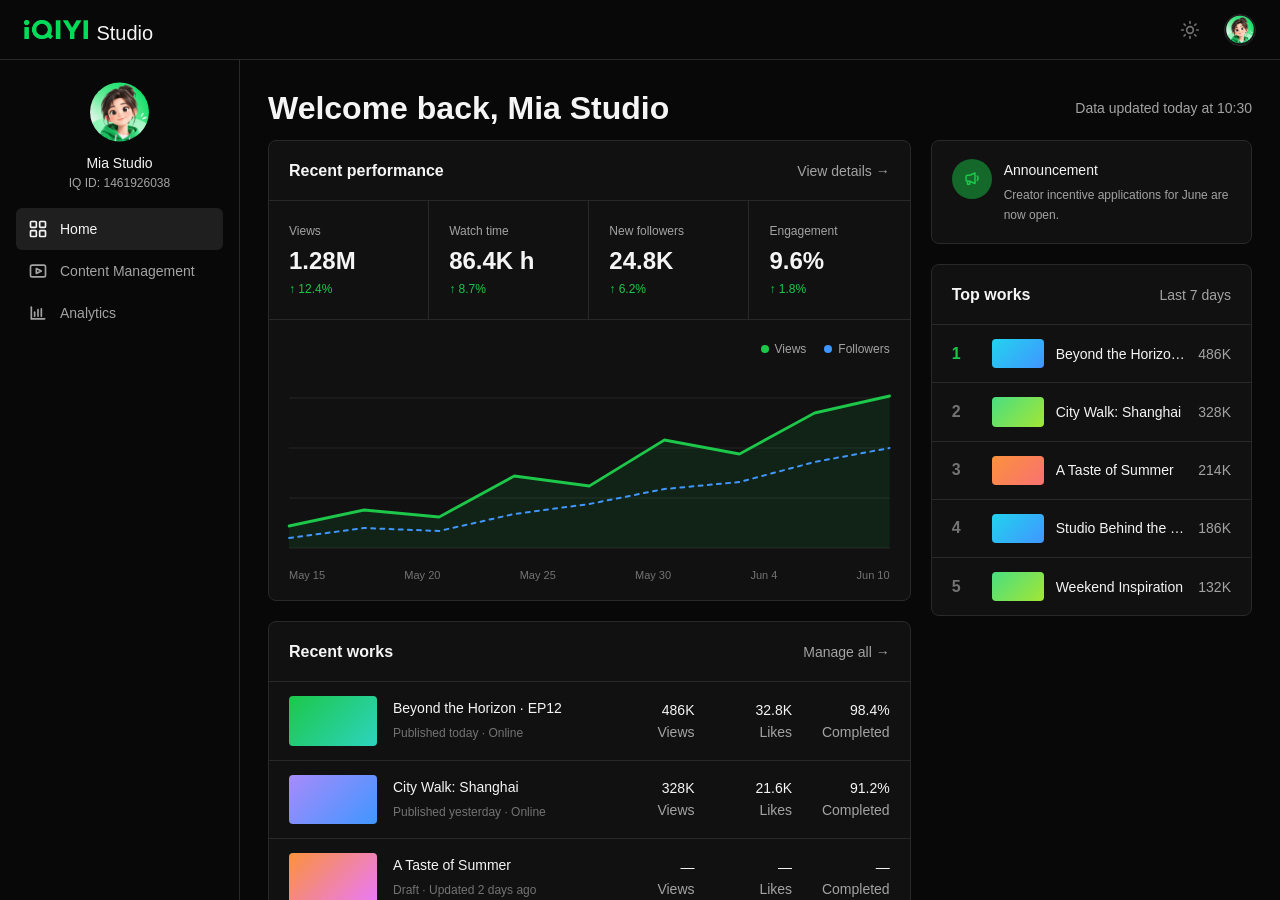
<file: index.html>
<!doctype html>
<html lang="zh-CN" data-theme="dark">
  <head>
    <meta charset="UTF-8" />
    <meta name="viewport" content="width=device-width, initial-scale=1.0" />
    <title>Studio</title>
    <script>
      (() => {
        const storageKey = "studio-theme";
        const root = document.documentElement;
        try {
          const savedTheme = localStorage.getItem(storageKey);
          const defaultTheme = "dark";
          const theme = savedTheme === "dark" || savedTheme === "light" ? savedTheme : defaultTheme;
          root.dataset.theme = theme;
          root.style.colorScheme = theme;
        } catch (error) {
          root.dataset.theme = "dark";
          root.style.colorScheme = "dark";
        }
      })();
    </script>
    <link rel="stylesheet" href="design-system.css" />
    <style>
      * {
        box-sizing: border-box;
      }

      html,
      body {
        height: 100%;
      }

      body {
        margin: 0;
        overflow: hidden;
        background: var(--color-bg-page);
        color: var(--color-text-default);
        font-family: "Inter", "Inter var", "PingFang SC", "Microsoft YaHei", Arial, sans-serif;
      }

      button,
      a {
        font: inherit;
      }

      .topbar {
        position: fixed;
        inset: 0 0 auto 0;
        z-index: 100;
        height: 60px;
        display: flex;
        align-items: center;
        justify-content: space-between;
        gap: 24px;
        padding: 0 24px;
        background: var(--color-bg-page);
        border-bottom: 1px solid var(--color-border-subtle);
      }

      .brand {
        display: flex;
        align-items: center;
        gap: 8px;
        min-width: 0;
        color: inherit;
        text-decoration: none;
        border-radius: var(--radius-small);
      }

      .brand:focus-visible {
        outline: 2px solid var(--color-brand-primary);
        outline-offset: 4px;
      }

      .brand-logo-link {
        display: inline-flex;
        align-items: center;
        border-radius: var(--radius-small);
      }

      .brand-logo-link:focus-visible {
        outline: none;
      }

      .brand-logo {
        display: block;
        width: auto;
        height: 20px;
        object-fit: contain;
        object-position: left center;
      }

      .brand-title {
        transform: translateY(2.5px);
        color: var(--color-text-primary);
        font-size: var(--text-title-2-size);
        line-height: var(--text-title-2-line-height);
        font-weight: 400;
        letter-spacing: 0;
        white-space: nowrap;
      }

      .brand:hover .brand-title,
      .brand:focus-visible .brand-title,
      .brand:active .brand-title { color: var(--color-text-primary); }

      .topbar-actions {
        display: flex;
        align-items: center;
        gap: 16px;
      }

      .language-switch,
      .theme-switch {
        position: relative;
        display: inline-flex;
      }

      .topbar-actions > .language-switch {
        display: none;
      }

      .icon-button {
        width: 36px;
        height: 36px;
        display: inline-flex;
        align-items: center;
        justify-content: center;
        padding: 0;
        border: 0;
        border-radius: var(--radius-default);
        background: transparent;
        color: var(--color-text-tertiary);
        cursor: pointer;
      }

      .icon-button:hover {
        background: var(--color-bg-hover);
        color: var(--color-text-default);
      }

      .theme-icon {
        width: 20px;
        height: 20px;
      }

      html[data-theme="light"] .theme-icon-sun,
      html[data-theme="dark"] .theme-icon-moon {
        display: none;
      }

      .language-trigger:focus-visible,
      .language-switch.is-open .language-trigger {
        border-color: var(--color-action-primary);
        color: var(--color-action-primary);
      }

      .language-trigger:focus-visible {
        box-shadow: none;
      }

      .language-tooltip,
      .theme-tooltip {
        position: absolute;
        top: calc(100% + 8px);
        left: 50%;
        z-index: 30;
        padding: 5px 8px;
        border-radius: var(--radius-small);
        background: var(--color-bg-inverse);
        color: var(--color-text-inverse);
        font-size: var(--text-caption-size);
        line-height: var(--text-caption-line-height);
        white-space: nowrap;
        opacity: 0;
        pointer-events: none;
        transform: translate(-50%, -2px);
        transition: opacity 120ms ease 250ms, transform 120ms ease 250ms;
      }

      .language-switch:hover .language-tooltip,
      .theme-switch:hover .theme-tooltip {
        opacity: 1;
        transform: translate(-50%, 0);
      }

      .language-switch.is-open .language-tooltip,
      .language-switch.suppress-tooltip .language-tooltip,
      .language-switch.tooltip-muted .language-tooltip,
      .theme-switch.tooltip-muted .theme-tooltip,
      .theme-switch.suppress-tooltip .theme-tooltip {
        opacity: 0;
        transform: translate(-50%, -2px);
        transition-delay: 0ms;
      }

      .account-entry {
        position: relative;
        display: inline-flex;
      }

      .account-tooltip {
        position: absolute;
        top: calc(100% + 8px);
        left: 50%;
        z-index: 30;
        padding: 5px 8px;
        border-radius: var(--radius-small);
        background: var(--color-bg-inverse);
        color: var(--color-text-inverse);
        font-size: var(--text-caption-size);
        line-height: var(--text-caption-line-height);
        white-space: nowrap;
        opacity: 0;
        pointer-events: none;
        transform: translate(-50%, -2px);
        transition: opacity 120ms ease 250ms, transform 120ms ease 250ms;
      }

      .account-entry:hover .account-tooltip {
        opacity: 1;
        transform: translate(-50%, 0);
      }

      .account-entry.is-open .account-tooltip,
      .account-entry.tooltip-muted .account-tooltip,
      .account-entry.suppress-tooltip .account-tooltip {
        opacity: 0;
        transform: translate(-50%, -2px);
        transition-delay: 0ms;
      }

      .account-menu {
        position: absolute;
        top: calc(100% + 8px);
        right: 0;
        z-index: 40;
        min-width: 224px;
        padding: 6px;
        border: 1px solid var(--color-border-subtle);
        border-radius: var(--radius-default);
        background: var(--color-bg-elevated);
        box-shadow: var(--shadow-overlay);
      }

      .account-menu[hidden] {
        display: none;
      }

      .account-profile {
        display: flex;
        align-items: center;
        gap: 20px;
        padding: 8px 10px 10px;
        border-radius: var(--radius-small);
      }

      .account-profile-avatar-wrap {
        position: relative;
        width: 40px;
        height: 40px;
        flex: 0 0 auto;
        border-radius: var(--radius-full);
        overflow: hidden;
      }

      .account-profile-avatar {
        display: block;
        width: 100%;
        height: 100%;
        border-radius: inherit;
      }

      .account-profile-avatar-overlay {
        position: absolute;
        inset: 0;
        display: grid;
        place-items: center;
        background: var(--color-overlay-black-default);
        color: var(--neutral-0);
        opacity: 0;
        transition: opacity 120ms ease;
      }

      .account-profile-avatar-overlay .icon {
        width: 18px;
        height: 18px;
        stroke-width: 2;
      }

      .account-profile:hover {
        background: var(--color-bg-overlay-hover);
      }

      .account-profile:focus-within {
        background: var(--color-bg-overlay-hover);
      }

      .account-profile:hover .account-profile-avatar-overlay,
      .account-profile:focus-within .account-profile-avatar-overlay {
        opacity: 1;
      }

      .account-profile-copy {
        min-width: 0;
      }

      .account-profile-name {
        margin: 0;
        color: var(--color-text-default);
        font-size: var(--text-body-size);
        line-height: var(--text-body-line-height);
        font-weight: var(--text-body-medium-weight);
      }

      .account-profile-id {
        margin: 0;
        color: var(--color-text-default);
        font-size: var(--text-caption-size);
        line-height: var(--text-caption-line-height);
        font-weight: var(--text-caption-weight);
      }

      .account-menu-divider {
        height: 1px;
        margin: 6px 0;
        background: var(--color-border-subtle);
      }

      .account-option {
        width: 100%;
        min-height: 40px;
        display: flex;
        align-items: center;
        gap: 10px;
        padding: 0 10px;
        border: 1px solid transparent;
        border-radius: var(--radius-small);
        background: transparent;
        color: var(--color-text-default);
        cursor: pointer;
        font-size: var(--text-body-size);
        line-height: var(--text-body-line-height);
        font-weight: var(--text-body-medium-weight);
        text-align: left;
      }

      .account-option .icon {
        width: 18px;
        height: 18px;
        stroke-width: 2;
      }

      .account-option:hover {
        background: var(--color-bg-overlay-hover);
        color: var(--color-text-default);
      }

      .account-option.sign-out {
        color: var(--color-text-default);
      }

      .language-menu {
        position: absolute;
        top: calc(100% + 8px);
        right: 0;
        z-index: 40;
        min-width: 132px;
        padding: 6px;
        border: 1px solid var(--color-border-subtle);
        border-radius: var(--radius-default);
        background: var(--color-bg-elevated);
        box-shadow: var(--shadow-overlay);
      }

      .language-menu[hidden] {
        display: none;
      }

      .language-option {
        width: 100%;
        min-height: 34px;
        display: flex;
        align-items: center;
        justify-content: space-between;
        gap: 12px;
        padding: 0 10px;
        border: 0;
        border-radius: var(--radius-small);
        background: transparent;
        color: var(--color-text-secondary);
        cursor: pointer;
        font-size: var(--text-body-size);
        line-height: var(--text-body-line-height);
        font-weight: var(--text-body-medium-weight);
        text-align: left;
      }

      .language-option:hover {
        background: var(--color-bg-overlay-hover);
        color: var(--color-text-default);
      }

      .language-option[aria-selected="true"] {
        background: transparent;
        color: var(--color-action-primary);
        font-weight: var(--text-body-medium-weight);
      }

      .language-option[aria-selected="true"]:hover {
        background: var(--color-bg-overlay-hover);
        color: var(--color-action-primary);
      }

      .avatar-button {
        width: 32px;
        height: 32px;
        padding: 0;
        border: 1px solid var(--color-border-subtle);
        border-radius: var(--radius-full);
        background: var(--color-bg-container);
        cursor: pointer;
      }

      .avatar-button:focus-visible,
      .icon-button:focus-visible,
      .upload-button:focus-visible,
      .nav-link:focus-visible {
        outline: none;
      }

      .avatar-button:focus-visible,
      .icon-button:focus-visible,
      .upload-button:focus-visible {
        border-color: var(--color-action-primary);
        box-shadow: var(--shadow-focus);
      }

      .avatar {
        display: block;
        width: 100%;
        height: 100%;
        border-radius: var(--radius-full);
      }

      .sidebar {
        position: fixed;
        top: 60px;
        bottom: 0;
        left: 0;
        width: 240px;
        display: flex;
        flex-direction: column;
        gap: 0;
        padding: 20px 16px;
        background: var(--color-bg-page);
        border-right: 1px solid var(--color-border-subtle);
      }

      .sidebar-profile {
        width: 100%; display: flex; flex-direction: column; align-items: center; gap: 8px;
        padding: 0 12px 16px; margin-bottom: 0; text-align: center;
      }
      .sidebar-profile-avatar { width: 64px; height: 64px; display: block; border-radius: var(--radius-full); }
      .avatar, .account-profile-avatar, .sidebar-profile-avatar { clip-path: circle(46% at 50% 50%); }
      .sidebar-profile-copy { min-width: 0; width: 100%; }
      .sidebar-profile-name, .sidebar-profile-id { margin: 0; overflow: hidden; text-overflow: ellipsis; white-space: nowrap; }
      .sidebar-profile-name { color: var(--color-text-primary); font-size: var(--text-body-size); line-height: var(--text-body-line-height); font-weight: var(--text-body-medium-weight); }
      .sidebar-profile-id { color: var(--color-text-secondary); font-size: 12px; line-height: 18px; }

      .upload-button {
        width: 100%;
        min-height: 42px;
        display: inline-flex;
        align-items: center;
        justify-content: center;
        gap: 10px;
        border: 0;
        border-radius: var(--radius-default);
        background: var(--color-action-primary);
        color: var(--color-text-inverse);
        font-size: var(--text-body-size);
        line-height: var(--text-body-line-height);
        font-weight: var(--text-body-medium-weight);
        cursor: pointer;
        margin-bottom: 24px;
        transition: transform 160ms ease, box-shadow 160ms ease, background 160ms ease;
      }

      .upload-button:hover {
        background: var(--color-action-primary-hover);
        box-shadow: var(--shadow-hover);
      }

      .upload-button:active {
        transform: translateY(1px);
      }

      .nav-list {
        display: grid;
        row-gap: 0;
        column-gap: 0;
        margin: 0;
        padding: 0;
        list-style: none;
      }

      .nav-link {
        min-height: 42px;
        display: flex;
        align-items: center;
        gap: 12px;
        padding: 0 12px;
        border-radius: var(--radius-default);
        color: var(--color-text-secondary);
        text-decoration: none;
        font-size: var(--text-body-size);
        line-height: var(--text-body-line-height);
        font-weight: var(--text-body-medium-weight);
        transition: background 120ms ease, color 120ms ease, transform 120ms ease;
      }

      .nav-link:hover {
        background: var(--color-bg-hover);
        color: var(--color-text-default);
      }

      .nav-link[aria-current="page"] {
        background: var(--color-bg-hover);
        color: var(--color-text-primary);
        font-weight: var(--text-body-medium-weight);
      }

      .nav-link:active {
        background: var(--color-bg-hover);
        color: var(--color-text-primary);
        transform: translateY(1px);
      }

      .icon {
        width: 20px;
        height: 20px;
        flex: 0 0 auto;
        stroke: currentColor;
        stroke-width: 2;
        stroke-linecap: round;
        stroke-linejoin: round;
        fill: none;
      }

      .shell {
        height: 100%;
        padding: 60px 0 0 240px;
      }

      .workspace {
        height: 100%;
        overflow: auto;
        padding: 28px;
      }

      .workspace-inner {
        min-height: 460px;
        display: grid;
        align-content: start;
        gap: 12px;
        padding: 0;
      }

      .title-frame {
        display: grid;
        gap: 8px;
      }

      h1 {
        max-width: 720px;
        margin: 0;
        font-size: var(--text-display-size);
        line-height: var(--text-display-line-height);
        letter-spacing: 0;
      }

      .dashboard-header {
        display: flex;
        align-items: center;
        justify-content: space-between;
        gap: 20px;
      }

      .dashboard-date {
        color: var(--color-text-secondary);
        font-size: var(--text-body-size);
        line-height: var(--text-body-line-height);
      }

      .dashboard-grid {
        display: grid;
        grid-template-columns: minmax(0, 2fr) minmax(280px, 1fr);
        gap: 20px;
      }

      .dashboard-column {
        min-width: 0;
        display: grid;
        align-content: start;
        gap: 20px;
      }

      .dashboard-card {
        min-width: 0;
        border: 1px solid var(--color-border-subtle);
        border-radius: var(--radius-large);
        background: var(--color-bg-container);
      }

      .announcement-card {
        display: grid;
        grid-template-columns: 40px minmax(0, 1fr);
        gap: 12px;
        padding: 18px 20px;
      }

      .announcement-icon {
        width: 40px;
        height: 40px;
        display: grid;
        place-items: center;
        border-radius: var(--radius-full);
        background: var(--color-action-primary-bg);
        color: var(--color-action-primary);
      }

      .announcement-icon .icon { width: 18px; height: 18px; }
      .announcement-title { margin: 0; color: var(--color-text-primary); font-size: var(--text-body-size); font-weight: var(--text-body-medium-weight); }
      .announcement-copy { margin: 4px 0 0; color: var(--color-text-secondary); font-size: var(--text-caption-size); line-height: var(--text-caption-line-height); }

      .card-header {
        min-height: 60px;
        display: flex;
        align-items: center;
        justify-content: space-between;
        gap: 16px;
        padding: 16px 20px;
        border-bottom: 1px solid var(--color-border-subtle);
      }

      .card-header h2 {
        margin: 0;
        font-size: var(--text-title-3-size);
        line-height: var(--text-title-3-line-height);
      }

      .text-link {
        color: var(--color-text-secondary);
        font-size: var(--text-body-size);
        line-height: var(--text-body-line-height);
        text-decoration: none;
      }

      .text-link:hover { color: var(--color-action-primary); }

      .metrics {
        display: grid;
        grid-template-columns: repeat(4, minmax(0, 1fr));
        border-bottom: 1px solid var(--color-border-subtle);
      }

      .metric {
        padding: 20px;
        border-right: 1px solid var(--color-border-subtle);
      }

      .metric:last-child { border-right: 0; }
      .metric-label { display: block; color: var(--color-text-secondary); font-size: var(--text-caption-size); line-height: var(--text-caption-line-height); }
      .metric-value { display: block; margin-top: 4px; color: var(--color-text-primary); font-size: 24px; line-height: 32px; font-weight: 600; }
      .metric-change { display: block; margin-top: 2px; color: var(--color-status-success); font-size: var(--text-caption-size); line-height: var(--text-caption-line-height); }

      .chart-wrap { padding: 18px 20px 14px; }
      .chart-legend { display: flex; justify-content: flex-end; gap: 18px; color: var(--color-text-secondary); font-size: var(--text-caption-size); }
      .legend-item { display: inline-flex; align-items: center; gap: 6px; }
      .legend-dot { width: 8px; height: 8px; border-radius: var(--radius-full); background: var(--color-action-primary); }
      .legend-dot.secondary { background: var(--color-category-blue); }
      .dashboard-chart { width: 100%; height: 190px; margin-top: 8px; overflow: visible; }
      .chart-grid-line { stroke: var(--color-border-subtle); stroke-width: 1; }
      .chart-area { fill: color-mix(in srgb, var(--color-action-primary) 10%, transparent); }
      .chart-line { fill: none; stroke: var(--color-action-primary); stroke-width: 3; stroke-linecap: round; stroke-linejoin: round; }
      .chart-line-secondary { fill: none; stroke: var(--color-category-blue); stroke-width: 2; stroke-linecap: round; stroke-linejoin: round; stroke-dasharray: 5 6; }
      .chart-labels { display: flex; justify-content: space-between; color: var(--color-text-tertiary); font-size: 11px; }

      .work-list, .ranking-list { margin: 0; padding: 0; list-style: none; }
      .work-item { display: grid; grid-template-columns: 88px minmax(0, 1fr) repeat(3, minmax(72px, .4fr)); gap: 16px; align-items: center; padding: 14px 20px; border-bottom: 1px solid var(--color-border-subtle); }
      .work-item:last-child { border-bottom: 0; }
      .work-cover { width: 88px; aspect-ratio: 16 / 9; border-radius: var(--radius-small); background: linear-gradient(135deg, var(--color-category-purple), var(--color-category-blue)); }
      .work-cover.green { background: linear-gradient(135deg, var(--color-action-primary), var(--color-category-teal)); }
      .work-cover.orange { background: linear-gradient(135deg, var(--color-category-orange), var(--color-category-magenta)); }
      .work-title { margin: 0; color: var(--color-text-primary); font-size: var(--text-body-size); font-weight: var(--text-body-medium-weight); }
      .work-meta { margin: 3px 0 0; color: var(--color-text-tertiary); font-size: var(--text-caption-size); }
      .work-stat { color: var(--color-text-secondary); font-size: var(--text-body-size); text-align: right; }
      .work-stat strong { display: block; color: var(--color-text-primary); font-weight: var(--text-body-medium-weight); }

      .ranking-item { display: grid; grid-template-columns: 28px 52px minmax(0, 1fr) auto; gap: 12px; align-items: center; padding: 14px 20px; border-bottom: 1px solid var(--color-border-subtle); }
      .ranking-item:last-child { border-bottom: 0; }
      .rank-number { color: var(--color-text-tertiary); font-size: var(--text-title-3-size); font-weight: 600; }
      .ranking-item:first-child .rank-number { color: var(--color-action-primary); }
      .rank-cover { width: 52px; aspect-ratio: 16 / 9; border-radius: var(--radius-small); background: linear-gradient(135deg, var(--color-category-cyan), var(--color-category-blue)); }
      .rank-cover.two { background: linear-gradient(135deg, var(--color-category-green), var(--color-category-lime)); }
      .rank-cover.three { background: linear-gradient(135deg, var(--color-category-orange), var(--color-category-red)); }
      .rank-title { overflow: hidden; color: var(--color-text-primary); font-size: var(--text-body-size); font-weight: var(--text-body-medium-weight); text-overflow: ellipsis; white-space: nowrap; }
      .rank-value { color: var(--color-text-secondary); font-size: var(--text-body-size); }

      @media (min-width: 768px) and (max-width: 720px) {
        body {
          overflow: auto;
        }

        .topbar {
          padding: 0 16px;
        }

        .brand-logo {
          height: 20px;
        }

        .brand-title {
          font-size: var(--text-title-3-size);
          line-height: var(--text-title-3-line-height);
          font-weight: 400;
        }

        .sidebar {
          position: fixed;
          top: 60px;
          right: 0;
          bottom: auto;
          width: 100%;
          height: auto;
          padding: 12px 16px;
          border-right: 0;
          border-bottom: 1px solid var(--color-border-subtle);
        }

        .sidebar-profile { flex-direction: row; justify-content: center; padding: 0 12px 8px; margin-bottom: 0; text-align: left; }
        .sidebar-profile-avatar { width: 64px; height: 64px; }
        .sidebar-profile-copy { width: auto; }

        .nav-list {
          grid-auto-flow: column;
          grid-auto-columns: max-content;
          overflow-x: auto;
          padding-bottom: 4px;
        }

        .shell {
          height: auto;
          padding: 242px 0 0;
        }

        .workspace {
          padding: 28px;
        }

        .workspace-inner {
          padding: 0;
        }

        h1 {
          font-size: var(--text-title-1-size);
          line-height: var(--text-title-1-line-height);
        }

        .dashboard-header { align-items: flex-start; flex-direction: column; gap: 4px; }
        .dashboard-grid { grid-template-columns: 1fr; }
        .dashboard-column { gap: 20px; }
        .metrics { grid-template-columns: repeat(2, minmax(0, 1fr)); }
        .metric:nth-child(2) { border-right: 0; }
        .metric:nth-child(-n + 2) { border-bottom: 1px solid var(--color-border-subtle); }
        .work-item { grid-template-columns: 72px minmax(0, 1fr); }
        .work-cover { width: 72px; }
        .work-stat { display: none; }
      }
    </style>
  </head>
  <body>
    <header class="topbar">
      <a class="brand" href="index.html" aria-label="IQ Studio home">
        <img class="brand-logo" src="logo.png" alt="iQIYI" />
        <span class="brand-title" data-i18n="studio">Studio</span>
      </a>
      <div class="topbar-actions">
        <div class="language-switch">
          <button class="icon-button language-trigger" type="button" aria-label="Switch language" data-i18n-aria-label="switchLanguage" aria-haspopup="listbox" aria-expanded="false">
            <svg class="icon" viewBox="0 0 24 24" aria-hidden="true">
              <circle cx="12" cy="12" r="9" />
              <path d="M3 12h18" />
              <path d="M12 3c2.3 2.5 3.5 5.5 3.5 9S14.3 18.5 12 21" />
              <path d="M12 3c-2.3 2.5-3.5 5.5-3.5 9s1.2 6.5 3.5 9" />
            </svg>
          </button>
          <span class="language-tooltip" role="tooltip" data-i18n="languageTooltip">Language</span>
          <div class="language-menu" role="listbox" aria-label="Language" data-i18n-aria-label="languageTooltip" hidden>
            <button class="language-option" type="button" role="option" data-lang="en" aria-selected="true">English</button>
            <button class="language-option" type="button" role="option" data-lang="zh" aria-selected="false">中文</button>
          </div>
        </div>
        <div class="theme-switch">
          <button class="icon-button theme-toggle" type="button" aria-label="Switch to light mode" data-theme-toggle>
            <svg class="icon theme-icon theme-icon-moon" viewBox="0 0 24 24" aria-hidden="true" data-theme-toggle-icon>
              <path d="M21 12.8A8.5 8.5 0 1 1 11.2 3a6.8 6.8 0 0 0 9.8 9.8Z" />
            </svg>
            <svg class="icon theme-icon theme-icon-sun" viewBox="0 0 24 24" aria-hidden="true">
              <circle cx="12" cy="12" r="4" />
              <path d="M12 2v2" />
              <path d="M12 20v2" />
              <path d="m4.93 4.93 1.41 1.41" />
              <path d="m17.66 17.66 1.41 1.41" />
              <path d="M2 12h2" />
              <path d="M20 12h2" />
              <path d="m6.34 17.66-1.41 1.41" />
              <path d="m19.07 4.93-1.41 1.41" />
            </svg>
          </button>
          <span class="theme-tooltip" role="tooltip" data-theme-tooltip>Light mode</span>
        </div>
        <div class="account-entry">
          <button class="avatar-button account-trigger" type="button" aria-label="Account" data-i18n-aria-label="accountTooltip" aria-haspopup="menu" aria-expanded="false">
            <img class="avatar" src="assets/avatar.png?v=2" alt="" />
          </button>
          <span class="account-tooltip" role="tooltip" data-i18n="accountTooltip">Account</span>
          <div class="account-menu" role="menu" aria-label="Account" data-i18n-aria-label="accountTooltip" hidden>
            <div class="account-profile" role="none">
              <span class="account-profile-avatar-wrap" aria-hidden="true">
                <img class="account-profile-avatar" src="assets/avatar.png?v=2" alt="" />
                <span class="account-profile-avatar-overlay">
                  <svg class="icon" viewBox="0 0 24 24">
                    <path d="M15 3h6v6" />
                    <path d="M10 14 21 3" />
                    <path d="M21 14v5a2 2 0 0 1-2 2H5a2 2 0 0 1-2-2V5a2 2 0 0 1 2-2h5" />
                  </svg>
                </span>
              </span>
              <div class="account-profile-copy">
                <p class="account-profile-name" data-i18n="userName">Mia Studio</p>
                <p class="account-profile-id" data-i18n="iqId">IQ ID：1461926038</p>
              </div>
            </div>
            <div class="account-menu-divider" role="separator" aria-hidden="true"></div>
            <button class="account-option" type="button" role="menuitem">
              <svg class="icon" viewBox="0 0 24 24" aria-hidden="true">
                <circle cx="12" cy="8" r="4" />
                <path d="M4 21c1.8-5 4.5-7 8-7s6.2 2 8 7" />
              </svg>
              <span data-i18n="accountSetting">Account Setting</span>
            </button>
            <button class="account-option" type="button" role="menuitem">
              <svg class="icon" viewBox="0 0 24 24" aria-hidden="true">
                <path d="M12 15.5a3.5 3.5 0 1 0 0-7 3.5 3.5 0 0 0 0 7Z" />
                <path d="M19.4 15a1.7 1.7 0 0 0 .3 1.9l.1.1a2 2 0 0 1-2.8 2.8l-.1-.1a1.7 1.7 0 0 0-1.9-.3 1.7 1.7 0 0 0-1 1.6V21a2 2 0 0 1-4 0v-.1a1.7 1.7 0 0 0-1-1.6 1.7 1.7 0 0 0-1.9.3l-.1.1a2 2 0 0 1-2.8-2.8l.1-.1A1.7 1.7 0 0 0 4.6 15a1.7 1.7 0 0 0-1.6-1H3a2 2 0 0 1 0-4h.1a1.7 1.7 0 0 0 1.6-1 1.7 1.7 0 0 0-.3-1.9l-.1-.1A2 2 0 0 1 7 4.2l.1.1a1.7 1.7 0 0 0 1.9.3 1.7 1.7 0 0 0 1-1.6V3a2 2 0 0 1 4 0v.1a1.7 1.7 0 0 0 1 1.6 1.7 1.7 0 0 0 1.9-.3l.1-.1A2 2 0 0 1 19.8 7l-.1.1a1.7 1.7 0 0 0-.3 1.9 1.7 1.7 0 0 0 1.6 1h.1a2 2 0 0 1 0 4H21a1.7 1.7 0 0 0-1.6 1Z" />
              </svg>
              <span data-i18n="settings">Settings</span>
            </button>
            <button class="account-option sign-out" type="button" role="menuitem">
              <svg class="icon" viewBox="0 0 24 24" aria-hidden="true">
                <path d="M10 17l5-5-5-5" />
                <path d="M15 12H3" />
                <path d="M21 4v16" />
              </svg>
              <span data-i18n="signOut">Sign Out</span>
            </button>
          </div>
        </div>
      </div>
    </header>

    <aside class="sidebar" aria-label="Primary navigation">
      <section class="sidebar-profile" aria-label="Account profile">
        <img class="sidebar-profile-avatar" src="assets/avatar.png?v=2" alt="" />
        <div class="sidebar-profile-copy">
          <p class="sidebar-profile-name" data-i18n="userName">Mia Studio</p>
          <p class="sidebar-profile-id" data-i18n="iqId">IQ ID：1461926038</p>
        </div>
      </section>

      <button class="upload-button" type="button">
        <svg class="icon" viewBox="0 0 24 24" aria-hidden="true">
          <path d="M12 15V3" />
          <path d="M7 8l5-5 5 5" />
          <path d="M4 15v4a2 2 0 0 0 2 2h12a2 2 0 0 0 2-2v-4" />
        </svg>
        <span data-i18n="upload">Upload</span>
      </button>

      <nav>
        <ul class="nav-list">
          <li>
            <a class="nav-link" href="index.html" aria-current="page">
              <svg class="icon" viewBox="0 0 24 24" aria-hidden="true">
                <rect x="3" y="3" width="7" height="7" rx="1" />
                <rect x="14" y="3" width="7" height="7" rx="1" />
                <rect x="14" y="14" width="7" height="7" rx="1" />
                <rect x="3" y="14" width="7" height="7" rx="1" />
              </svg>
              <span data-i18n="dashboard">Home</span>
            </a>
          </li>
          <li>
            <a class="nav-link" href="content.html">
              <svg class="icon" viewBox="0 0 24 24" aria-hidden="true">
                <rect x="3" y="5" width="18" height="14" rx="2" />
                <path d="m10 9 6 3-6 3V9Z" />
              </svg>
              <span data-i18n="content">Content Management</span>
            </a>
          </li>
          <li>
            <a class="nav-link" href="analytics.html">
              <svg class="icon" viewBox="0 0 24 24" aria-hidden="true">
                <path d="M4 19V5" />
                <path d="M4 19h16" />
                <path d="M8 16v-5" />
                <path d="M12 16V8" />
                <path d="M16 16v-9" />
              </svg>
              <span data-i18n="analytics">Analytics</span>
            </a>
          </li>
          <li>
            <a class="nav-link" href="#">
              <svg class="icon" viewBox="0 0 24 24" aria-hidden="true">
                <rect x="3" y="5" width="18" height="14" rx="2" />
                <path d="M7 11h4" />
                <path d="M13 11h4" />
                <path d="M7 15h10" />
              </svg>
              <span data-i18n="subtitles">Subtitles</span>
            </a>
          </li>
        </ul>
      </nav>

    </aside>

    <main class="shell">
      <section class="workspace" aria-label="Workspace">
        <div class="workspace-inner">
          <div class="dashboard-header">
            <div class="title-frame"><h1 data-i18n="dashboardTitle">Welcome back, Mia Studio</h1></div>
            <span class="dashboard-date" data-i18n="dashboardDate">Data updated today at 10:30</span>
          </div>
          <div class="dashboard-grid">
            <div class="dashboard-column">
            <section class="dashboard-card" aria-labelledby="performance-title">
              <div class="card-header"><h2 id="performance-title" data-i18n="recentPerformance">Recent performance</h2><a class="text-link" href="analytics.html" data-i18n="viewDetails">View details →</a></div>
              <div class="metrics">
                <div class="metric"><span class="metric-label" data-i18n="views">Views</span><strong class="metric-value">1.28M</strong><span class="metric-change">↑ 12.4%</span></div>
                <div class="metric"><span class="metric-label" data-i18n="watchTime">Watch time</span><strong class="metric-value">86.4K h</strong><span class="metric-change">↑ 8.7%</span></div>
                <div class="metric"><span class="metric-label" data-i18n="followers">New followers</span><strong class="metric-value">24.8K</strong><span class="metric-change">↑ 6.2%</span></div>
                <div class="metric"><span class="metric-label" data-i18n="engagement">Engagement</span><strong class="metric-value">9.6%</strong><span class="metric-change">↑ 1.8%</span></div>
              </div>
              <div class="chart-wrap">
                <div class="chart-legend"><span class="legend-item"><i class="legend-dot"></i><span data-i18n="views">Views</span></span><span class="legend-item"><i class="legend-dot secondary"></i><span data-i18n="followersShort">Followers</span></span></div>
                <svg class="dashboard-chart" viewBox="0 0 720 190" preserveAspectRatio="none" aria-label="Performance trend">
                  <path class="chart-grid-line" d="M0 30H720M0 80H720M0 130H720M0 180H720" />
                  <path class="chart-area" d="M0 158L90 142L180 149L270 108L360 118L450 72L540 86L630 45L720 28V180H0Z" />
                  <path class="chart-line" d="M0 158L90 142L180 149L270 108L360 118L450 72L540 86L630 45L720 28" />
                  <path class="chart-line-secondary" d="M0 170L90 160L180 163L270 146L360 136L450 121L540 114L630 94L720 80" />
                </svg>
                <div class="chart-labels"><span>May 15</span><span>May 20</span><span>May 25</span><span>May 30</span><span>Jun 4</span><span>Jun 10</span></div>
              </div>
            </section>

            <section class="dashboard-card" aria-labelledby="recent-works-title">
              <div class="card-header"><h2 id="recent-works-title" data-i18n="recentWorks">Recent works</h2><a class="text-link" href="content.html" data-i18n="manageAll">Manage all →</a></div>
              <ul class="work-list">
                <li class="work-item"><span class="work-cover green"></span><div><p class="work-title">Beyond the Horizon · EP12</p><p class="work-meta" data-i18n="publishedToday">Published today · Online</p></div><span class="work-stat"><strong>486K</strong><span data-i18n="views">Views</span></span><span class="work-stat"><strong>32.8K</strong><span data-i18n="likes">Likes</span></span><span class="work-stat"><strong>98.4%</strong><span data-i18n="completion">Completed</span></span></li>
                <li class="work-item"><span class="work-cover"></span><div><p class="work-title">City Walk: Shanghai</p><p class="work-meta" data-i18n="publishedYesterday">Published yesterday · Online</p></div><span class="work-stat"><strong>328K</strong><span data-i18n="views">Views</span></span><span class="work-stat"><strong>21.6K</strong><span data-i18n="likes">Likes</span></span><span class="work-stat"><strong>91.2%</strong><span data-i18n="completion">Completed</span></span></li>
                <li class="work-item"><span class="work-cover orange"></span><div><p class="work-title">A Taste of Summer</p><p class="work-meta" data-i18n="draftUpdated">Draft · Updated 2 days ago</p></div><span class="work-stat"><strong>—</strong><span data-i18n="views">Views</span></span><span class="work-stat"><strong>—</strong><span data-i18n="likes">Likes</span></span><span class="work-stat"><strong>—</strong><span data-i18n="completion">Completed</span></span></li>
              </ul>
            </section>
            </div>

            <div class="dashboard-column">
            <aside class="dashboard-card announcement-card" aria-labelledby="announcement-title">
              <span class="announcement-icon" aria-hidden="true"><svg class="icon" viewBox="0 0 24 24"><path d="M4 13V9a2 2 0 0 1 2-2h3l7-3v14l-7-3H6a2 2 0 0 1-2-2Z"/><path d="M9 15v4H6v-4"/><path d="M19 8a5 5 0 0 1 0 6"/></svg></span>
              <div><p class="announcement-title" id="announcement-title" data-i18n="announcement">Announcement</p><p class="announcement-copy" data-i18n="announcementCopy">Creator incentive applications for June are now open.</p></div>
            </aside>

            <section class="dashboard-card" aria-labelledby="ranking-title">
              <div class="card-header"><h2 id="ranking-title" data-i18n="workRanking">Top works</h2><span class="dashboard-date" data-i18n="lastSevenDays">Last 7 days</span></div>
              <ol class="ranking-list">
                <li class="ranking-item"><span class="rank-number">1</span><span class="rank-cover"></span><span class="rank-title">Beyond the Horizon · EP12</span><span class="rank-value">486K</span></li>
                <li class="ranking-item"><span class="rank-number">2</span><span class="rank-cover two"></span><span class="rank-title">City Walk: Shanghai</span><span class="rank-value">328K</span></li>
                <li class="ranking-item"><span class="rank-number">3</span><span class="rank-cover three"></span><span class="rank-title">A Taste of Summer</span><span class="rank-value">214K</span></li>
                <li class="ranking-item"><span class="rank-number">4</span><span class="rank-cover"></span><span class="rank-title">Studio Behind the Scenes</span><span class="rank-value">186K</span></li>
                <li class="ranking-item"><span class="rank-number">5</span><span class="rank-cover two"></span><span class="rank-title">Weekend Inspiration</span><span class="rank-value">132K</span></li>
              </ol>
            </section>
            </div>
          </div>
        </div>
      </section>
    </main>
    <script>
      const messages = {
        en: {
          studio: "Studio",
          languageTooltip: "Language",
          switchLanguage: "Switch language",
          switchToDarkMode: "Dark mode",
          switchToLightMode: "Light mode",
          accountTooltip: "Account",
          accountSetting: "Account Setting",
          signOut: "Sign Out",
          userName: "Mia Studio",
          iqId: "IQ ID: 1461926038",
          upload: "Upload",
          dashboard: "Home",
          content: "Content Management",
          analytics: "Analytics",
          subtitles: "Subtitles",
          settings: "Settings",
          pageTitle: "Studio",
          dashboardTitle: "Welcome back, Mia Studio",
          dashboardDate: "Data updated today at 10:30",
          recentPerformance: "Recent performance",
          viewDetails: "View details →",
          views: "Views",
          watchTime: "Watch time",
          followers: "New followers",
          followersShort: "Followers",
          engagement: "Engagement",
          announcement: "Announcement",
          announcementCopy: "Creator incentive applications for June are now open.",
          workRanking: "Top works",
          lastSevenDays: "Last 7 days",
          recentWorks: "Recent works",
          manageAll: "Manage all →",
          likes: "Likes",
          completion: "Completed",
          publishedToday: "Published today · Online",
          publishedYesterday: "Published yesterday · Online",
          draftUpdated: "Draft · Updated 2 days ago"
        },
        zh: {
          studio: "Studio",
          languageTooltip: "语言",
          switchLanguage: "切换语言",
          switchToDarkMode: "夜间模式",
          switchToLightMode: "浅色模式",
          accountTooltip: "账号",
          accountSetting: "账号设置",
          signOut: "退出登录",
          userName: "Mia Studio",
          iqId: "IQ ID：1461926038",
          upload: "上传",
          dashboard: "首页",
          content: "内容管理",
          analytics: "数据分析",
          subtitles: "字幕",
          settings: "设置",
          pageTitle: "Studio",
          dashboardTitle: "欢迎回来，Mia Studio",
          dashboardDate: "数据更新于今天 10:30",
          recentPerformance: "近期作品数据",
          viewDetails: "查看详情 →",
          views: "播放量",
          watchTime: "观看时长",
          followers: "新增粉丝",
          followersShort: "粉丝",
          engagement: "互动率",
          announcement: "公告",
          announcementCopy: "六月创作者激励计划现已开放申请。",
          workRanking: "作品榜单",
          lastSevenDays: "近 7 天",
          recentWorks: "近期作品管理",
          manageAll: "管理全部 →",
          likes: "点赞",
          completion: "完播率",
          publishedToday: "今天发布 · 已上线",
          publishedYesterday: "昨天发布 · 已上线",
          draftUpdated: "草稿 · 2 天前更新"
        }
      };

      const trigger = document.querySelector(".language-trigger");
      const languageSwitch = document.querySelector(".language-switch");
      const themeSwitch = document.querySelector(".theme-switch");
      const menu = document.querySelector(".language-menu");
      const options = document.querySelectorAll(".language-option");
      const accountEntry = document.querySelector(".account-entry");
      const accountTrigger = document.querySelector(".account-trigger");
      const accountMenu = document.querySelector(".account-menu");
      const themeToggle = document.querySelector("[data-theme-toggle]");
      const themeTooltip = document.querySelector("[data-theme-tooltip]");
      let currentLanguage = "en";

      function t(key, ...args) {
        const message = messages[currentLanguage][key] ?? messages.en[key] ?? key;
        return typeof message === "function" ? message(...args) : message;
      }

      function setTheme(theme, persist = true) {
        const nextTheme = theme === "dark" ? "dark" : "light";
        document.documentElement.dataset.theme = nextTheme;
        document.documentElement.style.colorScheme = nextTheme;
        if (themeToggle) {
          const label = nextTheme === "dark" ? t("switchToLightMode") : t("switchToDarkMode");
          themeToggle.setAttribute("aria-label", label);
          if (themeTooltip) {
            themeTooltip.textContent = label;
          }
        }
        if (persist) {
          try {
            localStorage.setItem("studio-theme", nextTheme);
          } catch (error) {}
        }
      }

      function syncThemePreference() {
        const currentTheme = document.documentElement.dataset.theme === "dark" ? "dark" : "light";
        setTheme(currentTheme, false);
      }

      themeToggle?.addEventListener("click", () => {
        themeSwitch?.classList.add("suppress-tooltip");
        if (themeSwitch) setActiveTooltipContainer(themeSwitch);
        const nextTheme = document.documentElement.dataset.theme === "dark" ? "light" : "dark";
        setTheme(nextTheme);
        themeToggle.blur();
      });

      function setLanguage(lang) {
        const nextLang = messages[lang] ? lang : "en";
        currentLanguage = nextLang;
        document.documentElement.lang = nextLang === "zh" ? "zh-CN" : "en";
        document.title = t("pageTitle");
        document.querySelectorAll("[data-i18n]").forEach((node) => {
          const key = node.dataset.i18n;
          node.textContent = t(key);
        });
        document.querySelectorAll("[data-i18n-aria-label]").forEach((node) => {
          node.setAttribute("aria-label", t(node.dataset.i18nAriaLabel));
        });
        document.querySelectorAll("[data-i18n-placeholder]").forEach((node) => {
          node.setAttribute("placeholder", t(node.dataset.i18nPlaceholder));
        });
        options.forEach((option) => {
          option.setAttribute("aria-selected", String(option.dataset.lang === nextLang));
        });
        syncThemePreference();
        window.dispatchEvent(new CustomEvent("studio:languagechange", { detail: { language: nextLang } }));
        try {
          localStorage.setItem("studio-language", nextLang);
        } catch (error) {}
      }

      function suppressTooltipIfHidden(container, tooltipSelector) {
        const tooltip = container.querySelector(tooltipSelector);
        const tooltipOpacity = tooltip ? parseFloat(getComputedStyle(tooltip).opacity) : 0;
        if (tooltipOpacity < 0.95) {
          container.classList.add("suppress-tooltip");
        }
      }

      const tooltipContainers = [languageSwitch, themeSwitch, accountEntry].filter(Boolean);

      function setActiveTooltipContainer(activeContainer) {
        tooltipContainers.forEach((container) => {
          container.classList.toggle("tooltip-muted", container !== activeContainer);
        });
      }

      function clearTooltipContainerMutes() {
        tooltipContainers.forEach((container) => {
          container.classList.remove("tooltip-muted");
        });
      }

      tooltipContainers.forEach((container) => {
        container.addEventListener("pointerenter", () => {
          setActiveTooltipContainer(container);
        });
        container.addEventListener("focusin", () => {
          setActiveTooltipContainer(container);
        });
        container.addEventListener("pointerleave", () => {
          container.classList.remove("suppress-tooltip");
          if (!tooltipContainers.some((item) => item.matches(":hover"))) {
            clearTooltipContainerMutes();
          }
        });
        container.addEventListener("focusout", (event) => {
          if (!container.contains(event.relatedTarget)) {
            container.classList.remove("suppress-tooltip");
            if (!tooltipContainers.some((item) => item.contains(event.relatedTarget))) {
              clearTooltipContainerMutes();
            }
          }
        });
      });

      trigger.addEventListener("click", (event) => {
        event.stopPropagation();
        const isOpen = !menu.hidden;
        languageSwitch.classList.add("suppress-tooltip");
        setActiveTooltipContainer(languageSwitch);
        if (!isOpen) {
          suppressTooltipIfHidden(languageSwitch, ".language-tooltip");
        }
        menu.hidden = isOpen;
        languageSwitch.classList.toggle("is-open", !isOpen);
        trigger.setAttribute("aria-expanded", String(!isOpen));
        accountMenu.hidden = true;
        accountEntry.classList.remove("is-open");
        accountTrigger.setAttribute("aria-expanded", "false");
      });

      options.forEach((option) => {
        option.addEventListener("click", () => {
          languageSwitch.classList.add("suppress-tooltip");
          setLanguage(option.dataset.lang);
          menu.hidden = true;
          languageSwitch.classList.remove("is-open");
          trigger.setAttribute("aria-expanded", "false");
          trigger.blur();
          option.blur();
        });
      });

      document.addEventListener("click", (event) => {
        if (!event.target.closest(".language-switch")) {
          menu.hidden = true;
          languageSwitch.classList.remove("is-open");
          trigger.setAttribute("aria-expanded", "false");
        }
        if (!event.target.closest(".account-entry")) {
          accountMenu.hidden = true;
          accountEntry.classList.remove("is-open");
          accountTrigger.setAttribute("aria-expanded", "false");
        }
      });

      accountTrigger.addEventListener("click", (event) => {
        event.stopPropagation();
        const isOpen = !accountMenu.hidden;
        accountEntry.classList.add("suppress-tooltip");
        setActiveTooltipContainer(accountEntry);
        if (!isOpen) {
          suppressTooltipIfHidden(accountEntry, ".account-tooltip");
        }
        accountMenu.hidden = isOpen;
        accountEntry.classList.toggle("is-open", !isOpen);
        accountTrigger.setAttribute("aria-expanded", String(!isOpen));
        menu.hidden = true;
        languageSwitch.classList.remove("is-open");
        trigger.setAttribute("aria-expanded", "false");
      });

      setLanguage(localStorage.getItem("studio-language") || "en");
    </script>
  </body>
</html>
</file>
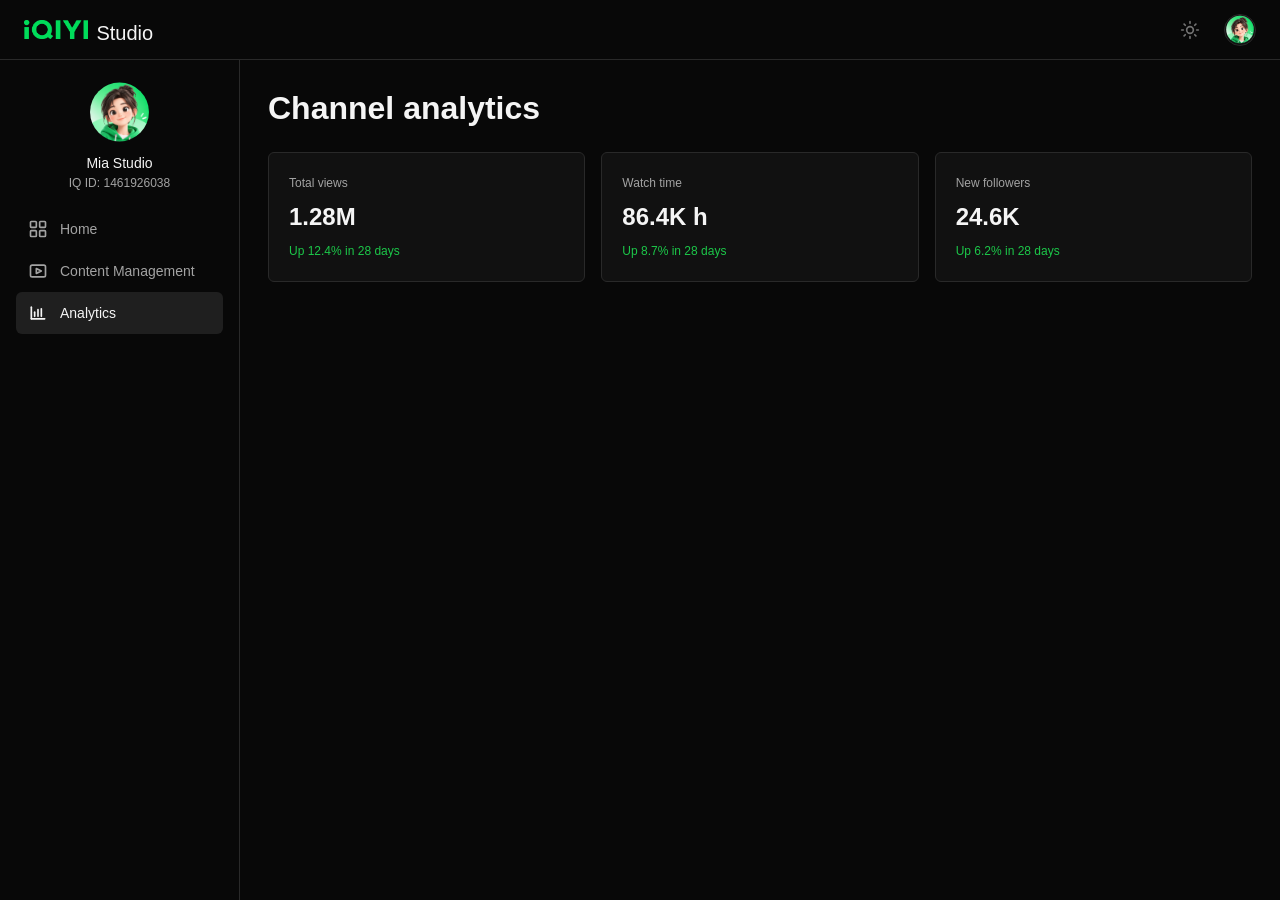
<file: analytics.html>
<!doctype html>
<html lang="zh-CN" data-theme="dark">
  <head>
    <meta charset="UTF-8" />
    <meta name="viewport" content="width=device-width, initial-scale=1.0" />
    <title>Studio</title>
    <script>
      (() => {
        const storageKey = "studio-theme";
        const root = document.documentElement;
        try {
          const savedTheme = localStorage.getItem(storageKey);
          const defaultTheme = "dark";
          const theme = savedTheme === "dark" || savedTheme === "light" ? savedTheme : defaultTheme;
          root.dataset.theme = theme;
          root.style.colorScheme = theme;
        } catch (error) {
          root.dataset.theme = "dark";
          root.style.colorScheme = "dark";
        }
      })();
    </script>
    <link rel="stylesheet" href="design-system.css" />
    <style>
      * {
        box-sizing: border-box;
      }

      html,
      body {
        height: 100%;
      }

      body {
        margin: 0;
        overflow: hidden;
        background: var(--color-bg-page);
        color: var(--color-text-default);
        font-family: "Inter", "Inter var", "PingFang SC", "Microsoft YaHei", Arial, sans-serif;
      }

      button,
      a {
        font: inherit;
      }

      .topbar {
        position: fixed;
        inset: 0 0 auto 0;
        z-index: 100;
        height: 60px;
        display: flex;
        align-items: center;
        justify-content: space-between;
        gap: 24px;
        padding: 0 24px;
        background: var(--color-bg-page);
        border-bottom: 1px solid var(--color-border-subtle);
      }

      .brand {
        display: flex;
        align-items: center;
        gap: 8px;
        min-width: 0;
        color: inherit;
        text-decoration: none;
        border-radius: var(--radius-small);
      }

      .brand:focus-visible {
        outline: 2px solid var(--color-brand-primary);
        outline-offset: 4px;
      }

      .brand-logo-link {
        display: inline-flex;
        align-items: center;
        border-radius: var(--radius-small);
      }

      .brand-logo-link:focus-visible {
        outline: none;
      }

      .brand-logo {
        display: block;
        width: auto;
        height: 20px;
        object-fit: contain;
        object-position: left center;
      }

      .brand-title {
        transform: translateY(2.5px);
        color: var(--color-text-primary);
        font-size: var(--text-title-2-size);
        line-height: var(--text-title-2-line-height);
        font-weight: 400;
        letter-spacing: 0;
        white-space: nowrap;
      }

      .brand:hover .brand-title,
      .brand:focus-visible .brand-title,
      .brand:active .brand-title { color: var(--color-text-primary); }

      .topbar-actions {
        display: flex;
        align-items: center;
        gap: 16px;
      }

      .language-switch,
      .theme-switch {
        position: relative;
        display: inline-flex;
      }

      .topbar-actions > .language-switch {
        display: none;
      }

      .icon-button {
        width: 36px;
        height: 36px;
        display: inline-flex;
        align-items: center;
        justify-content: center;
        padding: 0;
        border: 0;
        border-radius: var(--radius-default);
        background: transparent;
        color: var(--color-text-tertiary);
        cursor: pointer;
      }

      .icon-button:hover {
        background: var(--color-bg-hover);
        color: var(--color-text-default);
      }

      .theme-icon {
        width: 20px;
        height: 20px;
      }

      html[data-theme="light"] .theme-icon-sun,
      html[data-theme="dark"] .theme-icon-moon {
        display: none;
      }

      .language-trigger:focus-visible,
      .language-switch.is-open .language-trigger {
        border-color: var(--color-action-primary);
        color: var(--color-action-primary);
      }

      .language-trigger:focus-visible {
        box-shadow: none;
      }

      .language-tooltip,
      .theme-tooltip {
        position: absolute;
        top: calc(100% + 8px);
        left: 50%;
        z-index: 30;
        padding: 5px 8px;
        border-radius: var(--radius-small);
        background: var(--color-bg-inverse);
        color: var(--color-text-inverse);
        font-size: var(--text-caption-size);
        line-height: var(--text-caption-line-height);
        white-space: nowrap;
        opacity: 0;
        pointer-events: none;
        transform: translate(-50%, -2px);
        transition: opacity 120ms ease 250ms, transform 120ms ease 250ms;
      }

      .language-switch:hover .language-tooltip,
      .theme-switch:hover .theme-tooltip {
        opacity: 1;
        transform: translate(-50%, 0);
      }

      .language-switch.is-open .language-tooltip,
      .language-switch.suppress-tooltip .language-tooltip,
      .language-switch.tooltip-muted .language-tooltip,
      .theme-switch.tooltip-muted .theme-tooltip,
      .theme-switch.suppress-tooltip .theme-tooltip {
        opacity: 0;
        transform: translate(-50%, -2px);
        transition-delay: 0ms;
      }

      .account-entry {
        position: relative;
        display: inline-flex;
      }

      .account-tooltip {
        position: absolute;
        top: calc(100% + 8px);
        left: 50%;
        z-index: 30;
        padding: 5px 8px;
        border-radius: var(--radius-small);
        background: var(--color-bg-inverse);
        color: var(--color-text-inverse);
        font-size: var(--text-caption-size);
        line-height: var(--text-caption-line-height);
        white-space: nowrap;
        opacity: 0;
        pointer-events: none;
        transform: translate(-50%, -2px);
        transition: opacity 120ms ease 250ms, transform 120ms ease 250ms;
      }

      .account-entry:hover .account-tooltip {
        opacity: 1;
        transform: translate(-50%, 0);
      }

      .account-entry.is-open .account-tooltip,
      .account-entry.tooltip-muted .account-tooltip,
      .account-entry.suppress-tooltip .account-tooltip {
        opacity: 0;
        transform: translate(-50%, -2px);
        transition-delay: 0ms;
      }

      .account-menu {
        position: absolute;
        top: calc(100% + 8px);
        right: 0;
        z-index: 40;
        min-width: 224px;
        padding: 6px;
        border: 1px solid var(--color-border-subtle);
        border-radius: var(--radius-default);
        background: var(--color-bg-elevated);
        box-shadow: var(--shadow-overlay);
      }

      .account-menu[hidden] {
        display: none;
      }

      .account-profile {
        display: flex;
        align-items: center;
        gap: 12px;
        padding: 8px 10px 10px;
        border-radius: var(--radius-small);
      }

      .account-profile-avatar-wrap {
        position: relative;
        width: 40px;
        height: 40px;
        flex: 0 0 auto;
        border-radius: var(--radius-full);
        overflow: hidden;
      }

      .account-profile-avatar {
        display: block;
        width: 100%;
        height: 100%;
        border-radius: inherit;
      }

      .account-profile-avatar-overlay {
        position: absolute;
        inset: 0;
        display: grid;
        place-items: center;
        background: var(--color-overlay-black-default);
        color: var(--neutral-0);
        opacity: 0;
        transition: opacity 120ms ease;
      }

      .account-profile-avatar-overlay .icon {
        width: 18px;
        height: 18px;
        stroke-width: 2;
      }

      .account-profile:hover {
        background: var(--color-bg-overlay-hover);
      }

      .account-profile:focus-within {
        background: var(--color-bg-overlay-hover);
      }

      .account-profile:hover .account-profile-avatar-overlay,
      .account-profile:focus-within .account-profile-avatar-overlay {
        opacity: 1;
      }

      .account-profile-copy {
        min-width: 0;
      }

      .account-profile-name {
        margin: 0;
        color: var(--color-text-default);
        font-size: var(--text-body-size);
        line-height: var(--text-body-line-height);
        font-weight: var(--text-body-medium-weight);
      }

      .account-profile-id {
        margin: 0;
        color: var(--color-text-default);
        font-size: var(--text-caption-size);
        line-height: var(--text-caption-line-height);
        font-weight: var(--text-caption-weight);
      }

      .account-menu-divider {
        height: 1px;
        margin: 6px 0;
        background: var(--color-border-subtle);
      }

      .account-option {
        width: 100%;
        min-height: 40px;
        display: flex;
        align-items: center;
        gap: 10px;
        padding: 0 10px;
        border: 1px solid transparent;
        border-radius: var(--radius-small);
        background: transparent;
        color: var(--color-text-default);
        cursor: pointer;
        font-size: var(--text-body-size);
        line-height: var(--text-body-line-height);
        font-weight: var(--text-body-medium-weight);
        text-align: left;
      }

      .account-option .icon {
        width: 18px;
        height: 18px;
        stroke-width: 2;
      }

      .account-option:hover {
        background: var(--color-bg-overlay-hover);
        color: var(--color-text-default);
      }

      .account-option.sign-out {
        color: var(--color-text-default);
      }

      .language-menu {
        position: absolute;
        top: calc(100% + 8px);
        right: 0;
        z-index: 40;
        min-width: 132px;
        padding: 6px;
        border: 1px solid var(--color-border-subtle);
        border-radius: var(--radius-default);
        background: var(--color-bg-elevated);
        box-shadow: var(--shadow-overlay);
      }

      .language-menu[hidden] {
        display: none;
      }

      .language-option {
        width: 100%;
        min-height: 34px;
        display: flex;
        align-items: center;
        justify-content: space-between;
        gap: 12px;
        padding: 0 10px;
        border: 0;
        border-radius: var(--radius-small);
        background: transparent;
        color: var(--color-text-secondary);
        cursor: pointer;
        font-size: var(--text-body-size);
        line-height: var(--text-body-line-height);
        font-weight: var(--text-body-medium-weight);
        text-align: left;
      }

      .language-option:hover {
        background: var(--color-bg-overlay-hover);
        color: var(--color-text-default);
      }

      .language-option[aria-selected="true"] {
        background: transparent;
        color: var(--color-action-primary);
        font-weight: var(--text-body-medium-weight);
      }

      .language-option[aria-selected="true"]:hover {
        background: var(--color-bg-overlay-hover);
        color: var(--color-action-primary);
      }

      .avatar-button {
        width: 32px;
        height: 32px;
        padding: 0;
        border: 1px solid var(--color-border-subtle);
        border-radius: var(--radius-full);
        background: var(--color-bg-container);
        cursor: pointer;
      }

      .avatar-button:focus-visible,
      .icon-button:focus-visible,
      .upload-button:focus-visible,
      .nav-link:focus-visible {
        outline: none;
      }

      .avatar-button:focus-visible,
      .icon-button:focus-visible,
      .upload-button:focus-visible {
        border-color: var(--color-action-primary);
        box-shadow: var(--shadow-focus);
      }

      .avatar {
        display: block;
        width: 100%;
        height: 100%;
        border-radius: var(--radius-full);
      }

      .sidebar {
        position: fixed;
        top: 60px;
        bottom: 0;
        left: 0;
        width: 240px;
        display: flex;
        flex-direction: column;
        gap: 0;
        padding: 20px 16px;
        background: var(--color-bg-page);
        border-right: 1px solid var(--color-border-subtle);
      }

      .sidebar-profile { width: 100%; display: flex; flex-direction: column; align-items: center; gap: 8px; padding: 0 12px 16px; margin-bottom: 0; text-align: center; }
      .sidebar-profile-avatar { width: 64px; height: 64px; display: block; border-radius: var(--radius-full); }
      .avatar, .account-profile-avatar, .sidebar-profile-avatar { clip-path: circle(46% at 50% 50%); }
      .sidebar-profile-copy { min-width: 0; width: 100%; }
      .sidebar-profile-name, .sidebar-profile-id { margin: 0; overflow: hidden; text-overflow: ellipsis; white-space: nowrap; }
      .sidebar-profile-name { color: var(--color-text-primary); font-size: var(--text-body-size); line-height: var(--text-body-line-height); font-weight: var(--text-body-medium-weight); }
      .sidebar-profile-id { color: var(--color-text-secondary); font-size: 12px; line-height: 18px; }

      .upload-button {
        width: 100%;
        min-height: 42px;
        display: inline-flex;
        align-items: center;
        justify-content: center;
        gap: 10px;
        border: 0;
        border-radius: var(--radius-default);
        background: var(--color-action-primary);
        color: var(--color-text-inverse);
        font-size: var(--text-body-size);
        line-height: var(--text-body-line-height);
        font-weight: var(--text-body-medium-weight);
        cursor: pointer;
        margin-bottom: 24px;
        transition: transform 160ms ease, box-shadow 160ms ease, background 160ms ease;
      }

      .upload-button:hover {
        background: var(--color-action-primary-hover);
        box-shadow: var(--shadow-hover);
      }

      .upload-button:active {
        transform: translateY(1px);
      }

      .nav-list {
        display: grid;
        row-gap: 0;
        column-gap: 0;
        margin: 0;
        padding: 0;
        list-style: none;
      }

      .nav-link {
        min-height: 42px;
        display: flex;
        align-items: center;
        gap: 12px;
        padding: 0 12px;
        border-radius: var(--radius-default);
        color: var(--color-text-secondary);
        text-decoration: none;
        font-size: var(--text-body-size);
        line-height: var(--text-body-line-height);
        font-weight: var(--text-body-medium-weight);
        transition: background 120ms ease, color 120ms ease, transform 120ms ease;
      }

      .nav-link:hover {
        background: var(--color-bg-hover);
        color: var(--color-text-default);
      }

      .nav-link[aria-current="page"] {
        background: var(--color-bg-hover);
        color: var(--color-text-primary);
        font-weight: var(--text-body-medium-weight);
      }

      .nav-link:active {
        background: var(--color-bg-hover);
        color: var(--color-text-primary);
        transform: translateY(1px);
      }

      .icon {
        width: 20px;
        height: 20px;
        flex: 0 0 auto;
        stroke: currentColor;
        stroke-width: 2;
        stroke-linecap: round;
        stroke-linejoin: round;
        fill: none;
      }

      .shell {
        height: 100%;
        padding: 60px 0 0 240px;
      }

      .workspace {
        height: 100%;
        overflow: auto;
        padding: 28px;
      }

      .workspace-inner {
        min-height: 460px;
        display: grid;
        align-content: start;
        gap: 12px;
        padding: 0;
      }

      .title-frame {
        display: grid;
        gap: 8px;
      }

      h1 {
        max-width: 720px;
        margin: 0;
        font-size: var(--text-display-size);
        line-height: var(--text-display-line-height);
        letter-spacing: 0;
      }

      .analytics-grid {
        display: grid;
        grid-template-columns: repeat(3, minmax(0, 1fr));
        gap: 16px;
        margin-top: 12px;
      }

      .metric-card {
        min-width: 0;
        display: grid;
        gap: 8px;
        padding: 20px;
        border: 1px solid var(--color-border-subtle);
        border-radius: var(--radius-default);
        background: var(--color-bg-container);
      }

      .metric-label {
        color: var(--color-text-secondary);
        font-size: var(--text-caption-size);
        line-height: var(--text-caption-line-height);
        font-weight: var(--text-caption-weight);
      }

      .metric-value {
        color: var(--color-text-primary);
        font-size: var(--text-title-1-size);
        line-height: var(--text-title-1-line-height);
        font-weight: var(--text-title-1-weight);
      }

      .metric-change {
        color: var(--color-status-success);
        font-size: var(--text-caption-medium-size);
        line-height: var(--text-caption-medium-line-height);
        font-weight: var(--text-caption-medium-weight);
      }

      @media (min-width: 768px) and (max-width: 900px) {
        .analytics-grid { grid-template-columns: 1fr; }
      }

      @media (min-width: 768px) and (max-width: 720px) {
        body {
          overflow: auto;
        }

        .topbar {
          padding: 0 16px;
        }

        .brand-logo {
          height: 20px;
        }

        .brand-title {
          font-size: var(--text-title-3-size);
          line-height: var(--text-title-3-line-height);
          font-weight: 400;
        }

        .sidebar {
          position: fixed;
          top: 60px;
          right: 0;
          bottom: auto;
          width: 100%;
          height: auto;
          padding: 12px 16px;
          border-right: 0;
          border-bottom: 1px solid var(--color-border-subtle);
        }

        .sidebar-profile { flex-direction: row; justify-content: center; padding: 0 12px 8px; margin-bottom: 0; text-align: left; }
        .sidebar-profile-avatar { width: 64px; height: 64px; }
        .sidebar-profile-copy { width: auto; }

        .nav-list {
          grid-auto-flow: column;
          grid-auto-columns: max-content;
          overflow-x: auto;
          padding-bottom: 4px;
        }

        .shell {
          height: auto;
          padding: 242px 0 0;
        }

        .workspace {
          padding: 28px;
        }

        .workspace-inner {
          padding: 0;
        }

        h1 {
          font-size: var(--text-title-1-size);
          line-height: var(--text-title-1-line-height);
        }
      }
    </style>
  </head>
  <body>
    <header class="topbar">
      <a class="brand" href="index.html" aria-label="IQ Studio home">
        <img class="brand-logo" src="logo.png" alt="iQIYI" />
        <span class="brand-title" data-i18n="studio">Studio</span>
      </a>
      <div class="topbar-actions">
        <div class="language-switch">
          <button class="icon-button language-trigger" type="button" aria-label="Switch language" data-i18n-aria-label="switchLanguage" aria-haspopup="listbox" aria-expanded="false">
            <svg class="icon" viewBox="0 0 24 24" aria-hidden="true">
              <circle cx="12" cy="12" r="9" />
              <path d="M3 12h18" />
              <path d="M12 3c2.3 2.5 3.5 5.5 3.5 9S14.3 18.5 12 21" />
              <path d="M12 3c-2.3 2.5-3.5 5.5-3.5 9s1.2 6.5 3.5 9" />
            </svg>
          </button>
          <span class="language-tooltip" role="tooltip" data-i18n="languageTooltip">Language</span>
          <div class="language-menu" role="listbox" aria-label="Language" data-i18n-aria-label="languageTooltip" hidden>
            <button class="language-option" type="button" role="option" data-lang="en" aria-selected="true">English</button>
            <button class="language-option" type="button" role="option" data-lang="zh" aria-selected="false">中文</button>
          </div>
        </div>
        <div class="theme-switch">
          <button class="icon-button theme-toggle" type="button" aria-label="Switch to light mode" data-theme-toggle>
            <svg class="icon theme-icon theme-icon-moon" viewBox="0 0 24 24" aria-hidden="true" data-theme-toggle-icon>
              <path d="M21 12.8A8.5 8.5 0 1 1 11.2 3a6.8 6.8 0 0 0 9.8 9.8Z" />
            </svg>
            <svg class="icon theme-icon theme-icon-sun" viewBox="0 0 24 24" aria-hidden="true">
              <circle cx="12" cy="12" r="4" />
              <path d="M12 2v2" />
              <path d="M12 20v2" />
              <path d="m4.93 4.93 1.41 1.41" />
              <path d="m17.66 17.66 1.41 1.41" />
              <path d="M2 12h2" />
              <path d="M20 12h2" />
              <path d="m6.34 17.66-1.41 1.41" />
              <path d="m19.07 4.93-1.41 1.41" />
            </svg>
          </button>
          <span class="theme-tooltip" role="tooltip" data-theme-tooltip>Light mode</span>
        </div>
        <div class="account-entry">
          <button class="avatar-button account-trigger" type="button" aria-label="Account" data-i18n-aria-label="accountTooltip" aria-haspopup="menu" aria-expanded="false">
            <img class="avatar" src="assets/avatar.png?v=2" alt="" />
          </button>
          <span class="account-tooltip" role="tooltip" data-i18n="accountTooltip">Account</span>
          <div class="account-menu" role="menu" aria-label="Account" data-i18n-aria-label="accountTooltip" hidden>
            <div class="account-profile" role="none">
              <span class="account-profile-avatar-wrap" aria-hidden="true">
                <img class="account-profile-avatar" src="assets/avatar.png?v=2" alt="" />
                <span class="account-profile-avatar-overlay">
                  <svg class="icon" viewBox="0 0 24 24">
                    <path d="M15 3h6v6" />
                    <path d="M10 14 21 3" />
                    <path d="M21 14v5a2 2 0 0 1-2 2H5a2 2 0 0 1-2-2V5a2 2 0 0 1 2-2h5" />
                  </svg>
                </span>
              </span>
              <div class="account-profile-copy">
                <p class="account-profile-name" data-i18n="userName">Mia Studio</p>
                <p class="account-profile-id" data-i18n="iqId">IQ ID：1461926038</p>
              </div>
            </div>
            <div class="account-menu-divider" role="separator" aria-hidden="true"></div>
            <button class="account-option" type="button" role="menuitem">
              <svg class="icon" viewBox="0 0 24 24" aria-hidden="true">
                <circle cx="12" cy="8" r="4" />
                <path d="M4 21c1.8-5 4.5-7 8-7s6.2 2 8 7" />
              </svg>
              <span data-i18n="accountSetting">Account Setting</span>
            </button>
            <button class="account-option" type="button" role="menuitem">
              <svg class="icon" viewBox="0 0 24 24" aria-hidden="true">
                <path d="M12 15.5a3.5 3.5 0 1 0 0-7 3.5 3.5 0 0 0 0 7Z" />
                <path d="M19.4 15a1.7 1.7 0 0 0 .3 1.9l.1.1a2 2 0 0 1-2.8 2.8l-.1-.1a1.7 1.7 0 0 0-1.9-.3 1.7 1.7 0 0 0-1 1.6V21a2 2 0 0 1-4 0v-.1a1.7 1.7 0 0 0-1-1.6 1.7 1.7 0 0 0-1.9.3l-.1.1a2 2 0 0 1-2.8-2.8l.1-.1A1.7 1.7 0 0 0 4.6 15a1.7 1.7 0 0 0-1.6-1H3a2 2 0 0 1 0-4h.1a1.7 1.7 0 0 0 1.6-1 1.7 1.7 0 0 0-.3-1.9l-.1-.1A2 2 0 0 1 7 4.2l.1.1a1.7 1.7 0 0 0 1.9.3 1.7 1.7 0 0 0 1-1.6V3a2 2 0 0 1 4 0v.1a1.7 1.7 0 0 0 1 1.6 1.7 1.7 0 0 0 1.9-.3l.1-.1A2 2 0 0 1 19.8 7l-.1.1a1.7 1.7 0 0 0-.3 1.9 1.7 1.7 0 0 0 1.6 1h.1a2 2 0 0 1 0 4H21a1.7 1.7 0 0 0-1.6 1Z" />
              </svg>
              <span data-i18n="settings">Settings</span>
            </button>
            <button class="account-option sign-out" type="button" role="menuitem">
              <svg class="icon" viewBox="0 0 24 24" aria-hidden="true">
                <path d="M10 17l5-5-5-5" />
                <path d="M15 12H3" />
                <path d="M21 4v16" />
              </svg>
              <span data-i18n="signOut">Sign Out</span>
            </button>
          </div>
        </div>
      </div>
    </header>

    <aside class="sidebar" aria-label="Primary navigation">
      <section class="sidebar-profile" aria-label="Account profile">
        <img class="sidebar-profile-avatar" src="assets/avatar.png?v=2" alt="" />
        <div class="sidebar-profile-copy"><p class="sidebar-profile-name" data-i18n="userName">Mia Studio</p><p class="sidebar-profile-id" data-i18n="iqId">IQ ID：1461926038</p></div>
      </section>

      <button class="upload-button" type="button">
        <svg class="icon" viewBox="0 0 24 24" aria-hidden="true">
          <path d="M12 15V3" />
          <path d="M7 8l5-5 5 5" />
          <path d="M4 15v4a2 2 0 0 0 2 2h12a2 2 0 0 0 2-2v-4" />
        </svg>
        <span data-i18n="upload">Upload</span>
      </button>

      <nav>
        <ul class="nav-list">
          <li>
            <a class="nav-link" href="index.html">
              <svg class="icon" viewBox="0 0 24 24" aria-hidden="true">
                <rect x="3" y="3" width="7" height="7" rx="1" />
                <rect x="14" y="3" width="7" height="7" rx="1" />
                <rect x="14" y="14" width="7" height="7" rx="1" />
                <rect x="3" y="14" width="7" height="7" rx="1" />
              </svg>
              <span data-i18n="dashboard">Home</span>
            </a>
          </li>
          <li>
            <a class="nav-link" href="content.html">
              <svg class="icon" viewBox="0 0 24 24" aria-hidden="true">
                <rect x="3" y="5" width="18" height="14" rx="2" />
                <path d="m10 9 6 3-6 3V9Z" />
              </svg>
              <span data-i18n="content">Content Management</span>
            </a>
          </li>
          <li>
            <a class="nav-link" href="analytics.html" aria-current="page">
              <svg class="icon" viewBox="0 0 24 24" aria-hidden="true">
                <path d="M4 19V5" />
                <path d="M4 19h16" />
                <path d="M8 16v-5" />
                <path d="M12 16V8" />
                <path d="M16 16v-9" />
              </svg>
              <span data-i18n="analytics">Analytics</span>
            </a>
          </li>
          <li>
            <a class="nav-link" href="#">
              <svg class="icon" viewBox="0 0 24 24" aria-hidden="true">
                <rect x="3" y="5" width="18" height="14" rx="2" />
                <path d="M7 11h4" />
                <path d="M13 11h4" />
                <path d="M7 15h10" />
              </svg>
              <span data-i18n="subtitles">Subtitles</span>
            </a>
          </li>
        </ul>
      </nav>

    </aside>

    <main class="shell">
      <section class="workspace" aria-label="Analytics workspace">
        <div class="workspace-inner">
          <div class="title-frame">
            <h1 data-i18n="analyticsTitle">Channel analytics</h1>
          </div>
          <div class="analytics-grid" aria-label="Key metrics" data-i18n-aria-label="keyMetrics">
            <article class="metric-card">
              <span class="metric-label" data-i18n="totalViews">Total views</span>
              <strong class="metric-value">1.28M</strong>
              <span class="metric-change" data-i18n="viewsChange">Up 12.4% in 28 days</span>
            </article>
            <article class="metric-card">
              <span class="metric-label" data-i18n="watchTime">Watch time</span>
              <strong class="metric-value">86.4K h</strong>
              <span class="metric-change" data-i18n="watchTimeChange">Up 8.7% in 28 days</span>
            </article>
            <article class="metric-card">
              <span class="metric-label" data-i18n="followers">New followers</span>
              <strong class="metric-value">24.6K</strong>
              <span class="metric-change" data-i18n="followersChange">Up 6.2% in 28 days</span>
            </article>
          </div>
        </div>
      </section>
    </main>
    <script>
      const messages = {
        en: {
          studio: "Studio",
          languageTooltip: "Language",
          switchLanguage: "Switch language",
          switchToDarkMode: "Dark mode",
          switchToLightMode: "Light mode",
          accountTooltip: "Account",
          accountSetting: "Account Setting",
          signOut: "Sign Out",
          userName: "Mia Studio",
          iqId: "IQ ID: 1461926038",
          upload: "Upload",
          dashboard: "Home",
          content: "Content Management",
          analytics: "Analytics",
          subtitles: "Subtitles",
          settings: "Settings",
          pageTitle: "Analytics | Studio",
          dashboardTitle: "Welcome back to Studio",
          analyticsTitle: "Channel analytics", keyMetrics: "Key metrics", totalViews: "Total views", viewsChange: "Up 12.4% in 28 days", watchTime: "Watch time", watchTimeChange: "Up 8.7% in 28 days", followers: "New followers", followersChange: "Up 6.2% in 28 days"
        },
        zh: {
          studio: "Studio",
          languageTooltip: "语言",
          switchLanguage: "切换语言",
          switchToDarkMode: "夜间模式",
          switchToLightMode: "浅色模式",
          accountTooltip: "账号",
          accountSetting: "账号设置",
          signOut: "退出登录",
          userName: "Mia Studio",
          iqId: "IQ ID：1461926038",
          upload: "上传",
          dashboard: "首页",
          content: "内容管理",
          analytics: "数据分析",
          subtitles: "字幕",
          settings: "设置",
          pageTitle: "数据分析 | Studio",
          dashboardTitle: "欢迎回到 Studio",
          analyticsTitle: "频道数据分析", keyMetrics: "关键指标", totalViews: "总播放量", viewsChange: "近 28 天增长 12.4%", watchTime: "观看时长", watchTimeChange: "近 28 天增长 8.7%", followers: "新增关注", followersChange: "近 28 天增长 6.2%"
        }
      };

      const trigger = document.querySelector(".language-trigger");
      const languageSwitch = document.querySelector(".language-switch");
      const themeSwitch = document.querySelector(".theme-switch");
      const menu = document.querySelector(".language-menu");
      const options = document.querySelectorAll(".language-option");
      const accountEntry = document.querySelector(".account-entry");
      const accountTrigger = document.querySelector(".account-trigger");
      const accountMenu = document.querySelector(".account-menu");
      const themeToggle = document.querySelector("[data-theme-toggle]");
      const themeTooltip = document.querySelector("[data-theme-tooltip]");
      let currentLanguage = "en";

      function t(key, ...args) {
        const message = messages[currentLanguage][key] ?? messages.en[key] ?? key;
        return typeof message === "function" ? message(...args) : message;
      }

      function setTheme(theme, persist = true) {
        const nextTheme = theme === "dark" ? "dark" : "light";
        document.documentElement.dataset.theme = nextTheme;
        document.documentElement.style.colorScheme = nextTheme;
        if (themeToggle) {
          const label = nextTheme === "dark" ? t("switchToLightMode") : t("switchToDarkMode");
          themeToggle.setAttribute("aria-label", label);
          if (themeTooltip) {
            themeTooltip.textContent = label;
          }
        }
        if (persist) {
          try {
            localStorage.setItem("studio-theme", nextTheme);
          } catch (error) {}
        }
      }

      function syncThemePreference() {
        const currentTheme = document.documentElement.dataset.theme === "dark" ? "dark" : "light";
        setTheme(currentTheme, false);
      }

      themeToggle?.addEventListener("click", () => {
        themeSwitch?.classList.add("suppress-tooltip");
        if (themeSwitch) setActiveTooltipContainer(themeSwitch);
        const nextTheme = document.documentElement.dataset.theme === "dark" ? "light" : "dark";
        setTheme(nextTheme);
        themeToggle.blur();
      });

      function setLanguage(lang) {
        const nextLang = messages[lang] ? lang : "en";
        currentLanguage = nextLang;
        document.documentElement.lang = nextLang === "zh" ? "zh-CN" : "en";
        document.title = t("pageTitle");
        document.querySelectorAll("[data-i18n]").forEach((node) => {
          const key = node.dataset.i18n;
          node.textContent = t(key);
        });
        document.querySelectorAll("[data-i18n-aria-label]").forEach((node) => {
          node.setAttribute("aria-label", t(node.dataset.i18nAriaLabel));
        });
        document.querySelectorAll("[data-i18n-placeholder]").forEach((node) => {
          node.setAttribute("placeholder", t(node.dataset.i18nPlaceholder));
        });
        options.forEach((option) => {
          option.setAttribute("aria-selected", String(option.dataset.lang === nextLang));
        });
        syncThemePreference();
        window.dispatchEvent(new CustomEvent("studio:languagechange", { detail: { language: nextLang } }));
        try {
          localStorage.setItem("studio-language", nextLang);
        } catch (error) {}
      }

      function suppressTooltipIfHidden(container, tooltipSelector) {
        const tooltip = container.querySelector(tooltipSelector);
        const tooltipOpacity = tooltip ? parseFloat(getComputedStyle(tooltip).opacity) : 0;
        if (tooltipOpacity < 0.95) {
          container.classList.add("suppress-tooltip");
        }
      }

      const tooltipContainers = [languageSwitch, themeSwitch, accountEntry].filter(Boolean);

      function setActiveTooltipContainer(activeContainer) {
        tooltipContainers.forEach((container) => {
          container.classList.toggle("tooltip-muted", container !== activeContainer);
        });
      }

      function clearTooltipContainerMutes() {
        tooltipContainers.forEach((container) => {
          container.classList.remove("tooltip-muted");
        });
      }

      tooltipContainers.forEach((container) => {
        container.addEventListener("pointerenter", () => {
          setActiveTooltipContainer(container);
        });
        container.addEventListener("focusin", () => {
          setActiveTooltipContainer(container);
        });
        container.addEventListener("pointerleave", () => {
          container.classList.remove("suppress-tooltip");
          if (!tooltipContainers.some((item) => item.matches(":hover"))) {
            clearTooltipContainerMutes();
          }
        });
        container.addEventListener("focusout", (event) => {
          if (!container.contains(event.relatedTarget)) {
            container.classList.remove("suppress-tooltip");
            if (!tooltipContainers.some((item) => item.contains(event.relatedTarget))) {
              clearTooltipContainerMutes();
            }
          }
        });
      });

      trigger.addEventListener("click", (event) => {
        event.stopPropagation();
        const isOpen = !menu.hidden;
        languageSwitch.classList.add("suppress-tooltip");
        setActiveTooltipContainer(languageSwitch);
        if (!isOpen) {
          suppressTooltipIfHidden(languageSwitch, ".language-tooltip");
        }
        menu.hidden = isOpen;
        languageSwitch.classList.toggle("is-open", !isOpen);
        trigger.setAttribute("aria-expanded", String(!isOpen));
        accountMenu.hidden = true;
        accountEntry.classList.remove("is-open");
        accountTrigger.setAttribute("aria-expanded", "false");
      });

      options.forEach((option) => {
        option.addEventListener("click", () => {
          languageSwitch.classList.add("suppress-tooltip");
          setLanguage(option.dataset.lang);
          menu.hidden = true;
          languageSwitch.classList.remove("is-open");
          trigger.setAttribute("aria-expanded", "false");
          trigger.blur();
          option.blur();
        });
      });

      document.addEventListener("click", (event) => {
        if (!event.target.closest(".language-switch")) {
          menu.hidden = true;
          languageSwitch.classList.remove("is-open");
          trigger.setAttribute("aria-expanded", "false");
        }
        if (!event.target.closest(".account-entry")) {
          accountMenu.hidden = true;
          accountEntry.classList.remove("is-open");
          accountTrigger.setAttribute("aria-expanded", "false");
        }
      });

      accountTrigger.addEventListener("click", (event) => {
        event.stopPropagation();
        const isOpen = !accountMenu.hidden;
        accountEntry.classList.add("suppress-tooltip");
        setActiveTooltipContainer(accountEntry);
        if (!isOpen) {
          suppressTooltipIfHidden(accountEntry, ".account-tooltip");
        }
        accountMenu.hidden = isOpen;
        accountEntry.classList.toggle("is-open", !isOpen);
        accountTrigger.setAttribute("aria-expanded", String(!isOpen));
        menu.hidden = true;
        languageSwitch.classList.remove("is-open");
        trigger.setAttribute("aria-expanded", "false");
      });

      setLanguage(localStorage.getItem("studio-language") || "en");
    </script>
  </body>
</html>
</file>
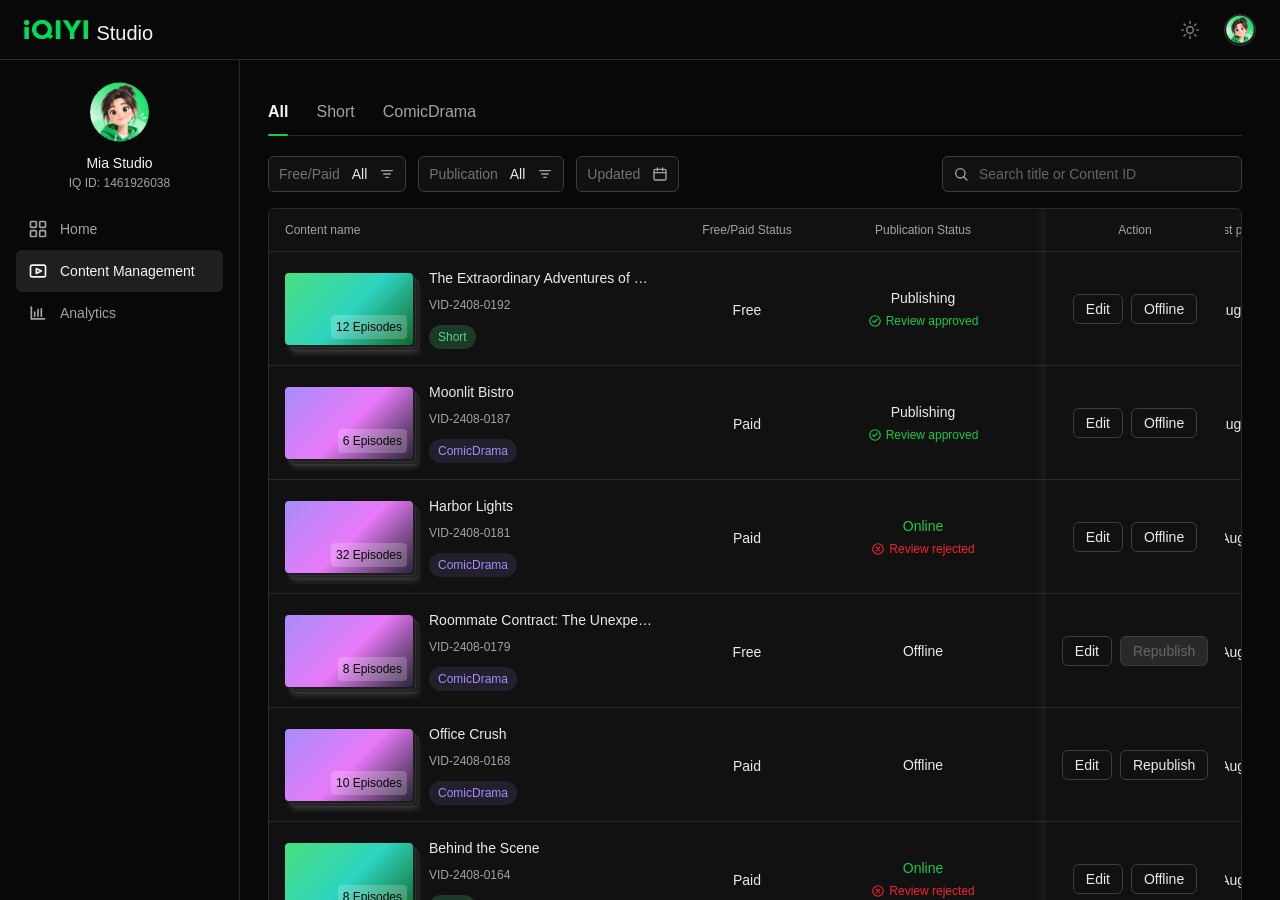
<file: content.html>
<!doctype html>
<html lang="zh-CN" data-theme="dark">
  <head>
    <meta charset="UTF-8" />
    <meta name="viewport" content="width=device-width, initial-scale=1.0" />
    <title>Content - Studio</title>
    <script>
      (() => {
        const storageKey = "studio-theme";
        const root = document.documentElement;
        try {
          const savedTheme = localStorage.getItem(storageKey);
          const defaultTheme = "dark";
          const theme = savedTheme === "dark" || savedTheme === "light" ? savedTheme : defaultTheme;
          root.dataset.theme = theme;
          root.style.colorScheme = theme;
        } catch (error) {
          root.dataset.theme = "dark";
          root.style.colorScheme = "dark";
        }
      })();
    </script>
    <link rel="stylesheet" href="design-system.css" />
    <style>
      * {
        box-sizing: border-box;
      }

      html,
      body {
        height: 100%;
        background: var(--color-bg-page);
      }

      body {
        margin: 0;
        overflow: hidden;
        background: var(--color-bg-page);
        color: var(--color-text-default);
        font-family: "Inter", "Inter var", "PingFang SC", "Microsoft YaHei", Arial, sans-serif;
      }

      html.is-resizing *,
      html.is-resizing *::before,
      html.is-resizing *::after {
        transition: none !important;
      }

      .topbar {
        position: fixed;
        inset: 0 0 auto 0;
        z-index: 100;
        height: 60px;
        display: flex;
        align-items: center;
        justify-content: space-between;
        gap: 24px;
        padding: 0 24px;
        background: var(--color-bg-page);
        border-bottom: 1px solid var(--color-border-subtle);
      }

      .brand {
        display: flex;
        align-items: center;
        gap: 8px;
        min-width: 0;
        color: inherit;
        text-decoration: none;
        border-radius: var(--radius-small);
      }

      .brand:focus-visible {
        outline: 2px solid var(--color-brand-primary);
        outline-offset: 4px;
      }

      .brand-logo-link {
        display: inline-flex;
        align-items: center;
        border-radius: var(--radius-small);
      }

      .brand-logo-link:focus-visible {
        outline: none;
      }

      .brand-logo {
        display: block;
        width: auto;
        height: 20px;
        object-fit: contain;
        object-position: left center;
      }

      .brand-title {
        transform: translateY(2.5px);
        color: var(--color-text-primary);
        font-size: var(--text-title-2-size);
        line-height: var(--text-title-2-line-height);
        font-weight: 400;
        letter-spacing: 0;
        white-space: nowrap;
      }

      .brand:hover .brand-title,
      .brand:focus-visible .brand-title,
      .brand:active .brand-title { color: var(--color-text-primary); }

      .topbar-actions {
        display: flex;
        align-items: center;
        gap: 16px;
      }

      .language-switch,
      .theme-switch {
        position: relative;
        display: inline-flex;
      }

      .icon-button {
        width: 36px;
        height: 36px;
        display: inline-flex;
        align-items: center;
        justify-content: center;
        padding: 0;
        border: 0;
        border-radius: var(--radius-default);
        background: transparent;
        color: var(--color-text-tertiary);
        cursor: pointer;
      }

      .icon-button:hover {
        background: var(--color-bg-hover);
        color: var(--color-text-default);
      }

      .theme-icon {
        width: 20px;
        height: 20px;
      }

      html[data-theme="light"] .theme-icon-sun,
      html[data-theme="dark"] .theme-icon-moon {
        display: none;
      }

      .language-trigger:focus-visible,
      .language-switch.is-open .language-trigger {
        border-color: var(--color-action-primary);
        color: var(--color-action-primary);
      }

      .language-trigger:focus-visible {
        box-shadow: none;
      }

      .language-tooltip,
      .theme-tooltip {
        position: absolute;
        top: calc(100% + 8px);
        left: 50%;
        z-index: 30;
        padding: 5px 8px;
        border-radius: var(--radius-small);
        background: var(--color-bg-inverse);
        color: var(--color-text-inverse);
        font-size: var(--text-caption-size);
        line-height: var(--text-caption-line-height);
        font-weight: var(--text-caption-weight);
        white-space: nowrap;
        opacity: 0;
        pointer-events: none;
        transform: translate(-50%, -2px);
        transition: opacity 120ms ease 250ms, transform 120ms ease 250ms;
      }

      .language-switch:hover .language-tooltip,
      .theme-switch:hover .theme-tooltip {
        opacity: 1;
        transform: translate(-50%, 0);
      }

      .language-switch.is-open .language-tooltip,
      .language-switch.suppress-tooltip .language-tooltip,
      .language-switch.tooltip-muted .language-tooltip,
      .theme-switch.tooltip-muted .theme-tooltip,
      .theme-switch.suppress-tooltip .theme-tooltip {
        opacity: 0;
        transform: translate(-50%, -2px);
        transition-delay: 0ms;
      }

      .account-entry {
        position: relative;
        display: inline-flex;
      }

      .account-tooltip {
        position: absolute;
        top: calc(100% + 8px);
        left: 50%;
        z-index: 30;
        padding: 5px 8px;
        border-radius: var(--radius-small);
        background: var(--color-bg-inverse);
        color: var(--color-text-inverse);
        font-size: var(--text-caption-size);
        line-height: var(--text-caption-line-height);
        font-weight: var(--text-caption-weight);
        white-space: nowrap;
        opacity: 0;
        pointer-events: none;
        transform: translate(-50%, -2px);
        transition: opacity 120ms ease 250ms, transform 120ms ease 250ms;
      }

      .account-entry:hover .account-tooltip {
        opacity: 1;
        transform: translate(-50%, 0);
      }

      .account-entry.is-open .account-tooltip,
      .account-entry.tooltip-muted .account-tooltip,
      .account-entry.suppress-tooltip .account-tooltip {
        opacity: 0;
        transform: translate(-50%, -2px);
        transition-delay: 0ms;
      }

      .account-menu {
        position: absolute;
        top: calc(100% + 8px);
        right: 0;
        z-index: 40;
        min-width: 224px;
        padding: 6px;
        border: 1px solid var(--color-border-default);
        border-radius: var(--radius-default);
        background: var(--color-bg-elevated);
        box-shadow: var(--shadow-overlay);
      }

      .account-menu[hidden] {
        display: none;
      }

      .account-profile {
        display: flex;
        align-items: center;
        gap: 12px;
        padding: 8px 10px 10px;
        border-radius: var(--radius-small);
      }

      .account-profile-avatar-wrap {
        position: relative;
        width: 40px;
        height: 40px;
        flex: 0 0 auto;
        border-radius: var(--radius-full);
        overflow: hidden;
      }

      .account-profile-avatar {
        display: block;
        width: 100%;
        height: 100%;
        border-radius: inherit;
      }

      .account-profile-avatar-overlay {
        position: absolute;
        inset: 0;
        display: grid;
        place-items: center;
        background: var(--color-overlay-black-default);
        color: var(--neutral-0);
        opacity: 0;
        transition: opacity 120ms ease;
      }

      .account-profile-avatar-overlay .icon {
        width: 18px;
        height: 18px;
        stroke-width: 2;
      }

      .account-profile:hover {
        background: var(--color-bg-overlay-hover);
      }

      .account-profile:focus-within {
        background: var(--color-bg-overlay-hover);
      }

      .account-profile:hover .account-profile-avatar-overlay,
      .account-profile:focus-within .account-profile-avatar-overlay {
        opacity: 1;
      }

      .account-profile-copy {
        min-width: 0;
      }

      .account-profile-name {
        margin: 0;
        color: var(--color-text-default);
        font-size: var(--text-body-size);
        line-height: var(--text-body-line-height);
        font-weight: var(--text-body-medium-weight);
      }

      .account-profile-id {
        margin: 0;
        color: var(--color-text-default);
        font-size: var(--text-caption-size);
        line-height: var(--text-caption-line-height);
        font-weight: var(--text-caption-weight);
      }

      .account-menu-divider {
        height: 1px;
        margin: 6px 0;
        background: var(--color-border-subtle);
      }

      .account-option {
        width: 100%;
        min-height: 40px;
        display: flex;
        align-items: center;
        gap: 10px;
        padding: 0 10px;
        border: 0;
        border-radius: var(--radius-small);
        background: transparent;
        color: var(--color-text-secondary);
        cursor: pointer;
        font-size: var(--text-body-size);
        line-height: var(--text-body-line-height);
        font-weight: var(--text-body-weight);
        text-align: left;
      }

      .account-option .icon {
        width: 18px;
        height: 18px;
        stroke-width: 2;
      }

      .account-option:hover {
        background: var(--color-bg-overlay-hover);
      }

      .account-option.sign-out {
        color: var(--color-text-secondary);
      }

      .language-menu {
        position: absolute;
        top: calc(100% + 8px);
        right: 0;
        z-index: 40;
        min-width: 132px;
        padding: 6px;
        border: 1px solid var(--color-border-default);
        border-radius: var(--radius-default);
        background: var(--color-bg-elevated);
        box-shadow: var(--shadow-overlay);
      }

      .language-menu[hidden] {
        display: none;
      }

      .language-option {
        width: 100%;
        min-height: 34px;
        display: flex;
        align-items: center;
        justify-content: space-between;
        gap: 12px;
        padding: 0 10px;
        border: 0;
        border-radius: var(--radius-small);
        background: transparent;
        color: var(--color-text-default);
        cursor: pointer;
        font-size: var(--text-body-size);
        line-height: var(--text-body-line-height);
        font-weight: var(--text-body-weight);
        text-align: left;
      }

      .language-option:hover {
        background: var(--color-bg-overlay-hover);
        color: var(--color-text-default);
      }

      .language-option[aria-selected="true"] {
        background: transparent;
        color: var(--color-action-primary);
        font-weight: var(--text-body-medium-weight);
      }

      .language-option[aria-selected="true"]:hover {
        background: var(--color-bg-overlay-hover);
        color: var(--color-action-primary);
      }

      .avatar-button {
        width: 32px;
        height: 32px;
        padding: 0;
        border: 1px solid var(--color-border-default);
        border-radius: var(--radius-full);
        background: var(--color-bg-container);
        cursor: pointer;
      }

      .avatar-button:focus-visible,
      .icon-button:focus-visible,
      .nav-link:focus-visible {
        outline: none;
      }

      .avatar-button:focus-visible,
      .icon-button:focus-visible {
        border-color: var(--color-action-primary);
      }

      .avatar {
        display: block;
        width: 100%;
        height: 100%;
        border-radius: var(--radius-full);
      }

      .sidebar {
        position: fixed;
        top: 60px;
        bottom: 0;
        left: 0;
        z-index: 90;
        width: 240px;
        display: flex;
        flex-direction: column;
        gap: 0;
        padding: 20px 16px;
        background: var(--color-bg-page);
        border-right: 1px solid var(--color-border-subtle);
      }

      .sidebar-profile { width: 100%; display: flex; flex-direction: column; align-items: center; gap: 8px; padding: 0 12px 16px; margin-bottom: 0; text-align: center; }
      .sidebar-profile-avatar { width: 64px; height: 64px; display: block; border-radius: var(--radius-full); }
      .avatar, .account-profile-avatar, .sidebar-profile-avatar { clip-path: circle(46% at 50% 50%); }
      .sidebar-profile-copy { min-width: 0; width: 100%; }
      .sidebar-profile-name, .sidebar-profile-id { margin: 0; overflow: hidden; text-overflow: ellipsis; white-space: nowrap; }
      .sidebar-profile-name { color: var(--color-text-primary); font-size: var(--text-body-size); line-height: var(--text-body-line-height); font-weight: var(--text-body-medium-weight); }
      .sidebar-profile-id { color: var(--color-text-secondary); font-size: 12px; line-height: 18px; }

      .upload-button {
        width: 100%;
        min-height: 42px;
        display: inline-flex;
        align-items: center;
        justify-content: center;
        gap: 10px;
        border: 0;
        border-radius: var(--radius-default);
        background: var(--color-action-primary);
        color: var(--color-text-inverse);
        font-size: var(--text-body-size);
        line-height: var(--text-body-line-height);
        font-weight: var(--text-body-medium-weight);
        cursor: pointer;
        margin-bottom: 24px;
        transition: transform 160ms ease, box-shadow 160ms ease, background 160ms ease;
      }

      .upload-button:hover {
        background: var(--color-action-primary-hover);
        box-shadow: var(--shadow-hover);
      }

      .upload-button:active {
        transform: translateY(1px);
      }

      .nav-list {
        display: grid;
        row-gap: 0;
        column-gap: 0;
        margin: 0;
        padding: 0;
        list-style: none;
        scrollbar-width: none;
        -ms-overflow-style: none;
      }

      .nav-list::-webkit-scrollbar {
        display: none;
      }

      .nav-link {
        min-height: 42px;
        display: flex;
        align-items: center;
        gap: 12px;
        padding: 0 12px;
        border-radius: var(--radius-default);
        color: var(--color-text-secondary);
        text-decoration: none;
        font-size: var(--text-body-size);
        line-height: var(--text-body-line-height);
        font-weight: var(--text-body-medium-weight);
        transition: background 120ms ease, color 120ms ease, transform 120ms ease;
      }

      .nav-link:hover {
        background: var(--color-bg-hover);
        color: var(--color-text-default);
      }

      .nav-link:active {
        background: var(--color-bg-hover);
        color: var(--color-text-primary);
        transform: translateY(1px);
      }

      .nav-link[aria-current="page"] {
        background: var(--color-bg-hover);
        color: var(--color-text-primary);
        font-weight: var(--text-body-medium-weight);
      }

      .icon {
        width: 20px;
        height: 20px;
        flex: 0 0 auto;
        stroke: currentColor;
        stroke-width: 2;
        stroke-linecap: round;
        stroke-linejoin: round;
        fill: none;
      }

      .shell {
        height: 100%;
        padding: 60px 0 0 240px;
      }

      .workspace {
        --workspace-x: 28px;
        height: 100%;
        overflow: auto;
        padding: 28px;
        scrollbar-gutter: stable;
        scrollbar-color: var(--color-border-subtle) var(--color-bg-page);
        scrollbar-width: thin;
      }

      .workspace::-webkit-scrollbar {
        width: 12px;
        height: 12px;
      }

      .workspace::-webkit-scrollbar-track {
        background: var(--color-bg-page);
      }

      .workspace::-webkit-scrollbar-thumb {
        border: 3px solid var(--color-bg-page);
        border-radius: var(--radius-full);
        background: var(--color-border-subtle);
      }

      .workspace-inner {
        min-height: 460px;
        display: grid;
        align-content: start;
        row-gap: 0;
        column-gap: 0;
        padding: 0;
      }

      .content-toolbar-frame {
        position: sticky;
        top: 0;
        z-index: 40;
        display: grid;
        row-gap: 20px;
        column-gap: 20px;
        margin: 0 calc(var(--workspace-x) * -1);
        padding: 0 var(--workspace-x) 16px;
        background: var(--color-bg-page);
      }

      .content-toolbar-frame::before {
        content: "";
        position: absolute;
        right: 0;
        bottom: 100%;
        left: 0;
        height: var(--workspace-x);
        background: var(--color-bg-page);
        pointer-events: none;
      }

      .content-menu {
        position: relative;
        height: 48px;
        display: flex;
        align-items: center;
        gap: 28px;
        min-width: 0;
        margin: 0;
        padding: 0;
        list-style: none;
        overflow-x: auto;
        scrollbar-width: none;
        -ms-overflow-style: none;
      }

      .content-menu::after {
        content: "";
        position: absolute;
        right: 0;
        bottom: 0;
        left: 0;
        height: 1px;
        background: var(--color-border-subtle);
      }

      .content-menu::before {
        content: "";
        position: absolute;
        bottom: 0;
        left: 0;
        z-index: 2;
        width: var(--content-indicator-width, 0px);
        height: 2px;
        border-radius: var(--radius-full);
        background: var(--color-action-primary);
        transform: translateX(var(--content-indicator-x, 0px));
        transition: width 220ms ease, transform 220ms ease;
        pointer-events: none;
      }

      .content-menu-link {
        position: relative;
        height: 48px;
        display: inline-flex;
        align-items: center;
        justify-content: center;
        padding: 0;
        border: 0;
        background: transparent;
        color: var(--color-text-secondary);
        cursor: pointer;
        text-decoration: none;
        font-size: var(--text-body-large-size);
        line-height: var(--text-body-large-line-height);
        font-weight: var(--text-body-large-weight);
        white-space: nowrap;
      }

      .content-menu-link:hover {
        color: var(--color-text-default);
      }

      .content-menu-link[aria-selected="true"] {
        color: var(--color-text-primary);
        font-weight: var(--text-title-3-weight);
      }

      .content-menu-link:focus-visible {
        outline: none;
      }

      .content-view {
        min-width: 0;
        display: grid;
        gap: 16px;
        margin-top: 0;
        padding-bottom: 120px;
      }

      .content-panel[hidden] {
        display: none;
      }

      .content-filters {
        display: flex;
        flex-wrap: wrap;
        align-items: center;
        gap: 12px;
      }

      .filter-group {
        position: relative;
        display: inline-flex;
      }

      .date-range-picker {
        position: relative;
        display: inline-flex;
      }

      .date-range-trigger {
        width: max-content;
        min-width: 0;
        min-height: 36px;
        display: inline-flex;
        align-items: center;
        justify-content: space-between;
        gap: 12px;
        padding: 0 10px;
        border: 1px solid var(--color-border-default);
        border-radius: var(--radius-default);
        background: var(--color-bg-container);
        color: var(--color-text-default);
        font-size: var(--text-body-size);
        line-height: var(--text-body-line-height);
        font-weight: var(--text-body-medium-weight);
        cursor: pointer;
      }

      .date-range-trigger:hover,
      .date-range-trigger[aria-expanded="true"] {
        border-color: var(--color-action-primary);
      }

      .date-range-trigger:focus-visible,
      .date-range-trigger[aria-expanded="true"] {
        outline: none;
        box-shadow: var(--shadow-focus);
      }

      .date-range-trigger .icon {
        width: 16px;
        height: 16px;
        flex: 0 0 auto;
        color: var(--color-text-secondary);
      }

      .date-range-placeholder {
        color: var(--color-text-tertiary);
        font-weight: var(--text-body-weight);
      }

      .date-range-dropdown {
        position: absolute;
        top: calc(100% + 6px);
        left: 0;
        z-index: 60;
        width: 560px;
        border: 1px solid var(--color-border-default);
        border-radius: var(--radius-xlarge);
        background: var(--color-bg-elevated);
        box-shadow: var(--shadow-overlay);
      }

      .date-range-dropdown[hidden] { display: none; }

      .date-range-calendars {
        display: grid;
        grid-template-columns: repeat(2, minmax(0, 1fr));
      }

      .date-range-calendar { padding: 16px; }
      .date-range-calendar + .date-range-calendar { border-left: 1px solid var(--color-border-subtle); }

      .date-range-header {
        min-height: 32px;
        display: grid;
        grid-template-columns: 32px 1fr 32px;
        align-items: center;
        margin-bottom: 8px;
      }

      .date-range-title {
        text-align: center;
        font-weight: var(--text-body-medium-weight);
      }

      .date-range-nav {
        width: 32px;
        height: 32px;
        display: inline-grid;
        place-items: center;
        border: 0;
        border-radius: var(--radius-default);
        background: transparent;
        color: var(--color-text-secondary);
        cursor: pointer;
      }

      .date-range-nav:hover { background: var(--color-bg-hover); color: var(--color-text-default); }
      .date-range-nav .icon { width: 16px; height: 16px; }
      .date-range-nav-spacer { width: 32px; height: 32px; }

      .date-range-weekdays,
      .date-range-days {
        display: grid;
        grid-template-columns: repeat(7, 1fr);
      }

      .date-range-weekdays span {
        height: 28px;
        display: grid;
        place-items: center;
        color: var(--color-text-tertiary);
        font-size: var(--text-caption-size);
      }

      .date-range-day,
      .date-range-day-spacer {
        min-width: 0;
        height: 32px;
      }

      .date-range-day {
        position: relative;
        border: 0;
        border-radius: var(--radius-default);
        background: transparent;
        color: var(--color-text-default);
        cursor: pointer;
      }

      .date-range-day:hover { background: var(--color-bg-hover); }
      .date-range-day.in-range { border-radius: 0; background: var(--color-action-primary-bg-subtle, color-mix(in srgb, var(--color-action-primary) 12%, transparent)); }
      .date-range-day.range-start,
      .date-range-day.range-end {
        border-radius: var(--radius-default);
        background: var(--color-action-primary);
        color: var(--color-text-inverse);
        font-weight: var(--text-body-medium-weight);
      }

      .date-range-footer {
        display: flex;
        justify-content: flex-end;
        padding: 8px 16px;
        border-top: 1px solid var(--color-border-subtle);
      }

      .date-range-clear {
        min-height: 30px;
        padding: 0 10px;
        border: 1px solid var(--color-border-default);
        border-radius: var(--radius-default);
        background: var(--color-bg-container);
        color: var(--color-text-default);
        cursor: pointer;
      }

      .date-range-clear:hover { border-color: var(--color-action-primary); color: var(--color-action-primary); }

      /* Mirrors DesignSystem/dataentry/date-picker.html: date-dropdown range-panel. */
      .date-dropdown.range-panel {
        width: 584px;
        max-width: calc(100vw - 40px);
        position: absolute;
        top: calc(100% + 8px);
        left: 0;
        z-index: 60;
        padding: 12px;
        border: 1px solid var(--color-border-default);
        border-radius: var(--radius-xlarge);
        background: var(--color-bg-elevated);
        box-shadow: var(--shadow-overlay);
        backdrop-filter: blur(12px);
      }

      .date-dropdown[hidden] { display: none; }
      .date-dropdown .date-range-calendars { gap: 14px; }
      .date-dropdown .date-calendar { min-width: 0; padding: 0; }
      .date-dropdown .date-calendar + .date-calendar {
        padding-left: 14px;
        border-top: 0;
        border-left: 1px solid var(--color-border-subtle);
      }

      .date-range-calendars [data-date-panel-offset="0"] .date-nav-btn.next,
      .date-range-calendars [data-date-panel-offset="1"] .date-nav-btn.prev {
        visibility: hidden;
        pointer-events: none;
      }

      .date-calendar-row {
        display: grid;
        grid-template-columns: 28px minmax(0, 1fr) 28px;
        align-items: center;
        gap: 6px;
        margin-bottom: 10px;
      }

      .date-panel-title {
        margin: 0;
        color: var(--color-text-default);
        font-size: var(--text-body-size);
        font-weight: 500;
        line-height: 1.4;
        text-align: center;
      }

      .date-nav-btn {
        width: 28px;
        height: 28px;
        display: grid;
        place-items: center;
        padding: 0;
        border: 0;
        border-radius: var(--radius-default);
        background: transparent;
        color: var(--color-text-tertiary);
        cursor: pointer;
      }

      .date-nav-btn:hover { background: var(--color-bg-subtle); color: var(--color-text-primary); }
      .date-nav-icon { width: 16px; height: 16px; fill: none; stroke: currentColor; stroke-width: 2; stroke-linecap: round; stroke-linejoin: round; }

      .date-weekdays,
      .date-days {
        display: grid;
        grid-template-columns: repeat(7, 32px);
        justify-content: center;
        gap: 4px;
      }

      .date-weekday {
        height: 24px;
        display: grid;
        place-items: center;
        color: var(--color-text-disabled);
        font-size: var(--text-caption-size);
      }

      .date-cell {
        width: 32px;
        height: 32px;
        position: relative;
        display: grid;
        place-items: center;
        padding: 0;
        border: 0;
        border-radius: var(--radius-large);
        background: transparent;
        color: var(--color-text-secondary);
        cursor: pointer;
        font-size: var(--text-body-size);
      }

      .date-cell:hover { background: var(--color-bg-subtle); }
      .date-cell.muted { color: var(--color-text-secondary); }
      .date-cell.today { color: var(--color-action-primary); }
      .date-cell.range-edge { background: var(--color-action-primary); color: var(--color-text-inverse); }
      .date-cell.in-range { background: var(--color-bg-subtle); color: var(--color-action-primary); }
      .date-cell.range-preview { background: color-mix(in srgb, var(--color-action-primary) 10%, transparent); color: var(--color-action-primary); }
      .date-cell.range-preview-edge { background: color-mix(in srgb, var(--color-action-primary) 16%, transparent); color: var(--color-action-primary); }
      .date-cell.range-edge.range-preview-edge { background: var(--color-action-primary); color: var(--color-text-inverse); }
      .date-cell.disabled {
        color: var(--color-text-disabled);
        cursor: not-allowed;
        opacity: 0.6;
      }
      .date-cell.disabled:hover { background: transparent; }

      .date-trigger-clear {
        width: 24px;
        height: 24px;
        display: none;
        place-items: center;
        flex: 0 0 auto;
        padding: 4px;
        border: 0;
        border-radius: var(--radius-default);
        background: transparent;
        color: var(--color-text-disabled);
        cursor: pointer;
      }

      .date-range-trigger.has-value:hover > .icon { display: none; }
      .date-range-trigger.has-value:hover .date-trigger-clear { display: grid; }
      .date-trigger-clear:hover { background: var(--color-bg-hover); color: var(--color-text-tertiary); }

      .filter-control,
      .search-control {
        min-height: 36px;
        display: inline-flex;
        align-items: center;
        gap: 8px;
        border: 1px solid var(--color-border-default);
        border-radius: var(--radius-default);
        background: var(--color-bg-container);
        color: var(--color-text-default);
        font-size: var(--text-body-size);
        line-height: var(--text-body-line-height);
        font-weight: var(--text-body-weight);
        transition: border-color 150ms ease;
      }

      .filter-control {
        gap: 12px;
        padding: 0 10px;
        cursor: pointer;
      }

      .filter-label-frame {
        display: inline-flex;
        flex: 0 0 auto;
        align-items: center;
        gap: 6px;
      }

      .filter-control .icon {
        width: 16px;
        height: 16px;
        color: var(--color-text-secondary);
      }

      .filter-control:hover {
        border-color: var(--color-action-primary);
        background: var(--color-bg-container);
      }

      .filter-control:focus-visible,
      .search-control:focus-within,
      .search-input:focus-visible {
        outline: none;
      }

      .search-input:focus-visible {
        box-shadow: none;
      }

      .filter-control:focus-visible,
      .filter-control[aria-expanded="true"],
      .search-control:focus-within {
        border-color: var(--color-action-primary);
      }

      .filter-control:focus-visible,
      .filter-control[aria-expanded="true"] {
        box-shadow: var(--shadow-focus);
      }

      .filter-label {
        flex: 0 0 auto;
        color: var(--color-text-tertiary);
        font-weight: var(--text-body-weight);
        white-space: nowrap;
      }

      .filter-value {
        min-width: 0;
        display: inline-flex;
        flex: 1 1 auto;
        align-items: center;
        justify-content: flex-end;
        color: var(--color-text-default);
        font-weight: var(--text-body-medium-weight);
        white-space: nowrap;
      }

      .filter-control[data-filter-field="publicationStatus"] .filter-value {
        justify-content: flex-end;
      }

      .filter-control[data-filter-field="publicationStatus"] .filter-value .status-pill {
        width: auto;
        color: var(--color-text-default);
        font-weight: var(--text-body-medium-weight);
      }

      .filter-control[data-filter-field="publicationStatus"] .filter-value .status-pill .icon {
        color: inherit;
      }

      .filter-menu {
        position: absolute;
        top: calc(100% + 6px);
        left: 0;
        z-index: 50;
        min-width: 156px;
        padding: 6px;
        border: 1px solid var(--color-border-default);
        border-radius: var(--radius-default);
        background: var(--color-bg-elevated);
        box-shadow: var(--shadow-overlay);
      }

      .filter-menu[hidden] {
        display: none;
      }

      .filter-option {
        width: 100%;
        min-height: 34px;
        display: flex;
        align-items: center;
        padding: 0 10px;
        border: 0;
        border-radius: var(--radius-small);
        background: transparent;
        color: var(--color-text-secondary);
        cursor: pointer;
        font-size: var(--text-body-size);
        line-height: var(--text-body-line-height);
        font-weight: var(--text-body-weight);
        text-align: left;
      }

      .filter-option:hover {
        background: var(--color-bg-overlay-hover);
      }

      .filter-option[aria-selected="true"] {
        background: transparent;
        color: var(--color-action-primary);
        font-weight: var(--text-body-medium-weight);
      }

      .filter-option[aria-selected="true"]:hover {
        background: var(--color-bg-overlay-hover);
        color: var(--color-action-primary);
      }

      .search-control {
        flex: 0 0 300px;
        margin-left: auto;
        width: 300px;
        max-width: 100%;
        padding: 0 10px;
      }

      .search-control:hover {
        border-color: var(--color-action-primary);
        background: var(--color-bg-container);
      }

      .search-control:focus-within {
        background: var(--color-bg-container);
        box-shadow: var(--shadow-focus);
      }

      .search-control .icon {
        width: 16px;
        height: 16px;
        color: var(--color-text-secondary);
      }

      .search-input {
        width: 100%;
        min-width: 0;
        border: 0;
        outline: none;
        background: transparent;
        color: var(--color-text-default);
        font: inherit;
        font-weight: var(--text-body-weight);
      }

      .search-input::placeholder {
        color: var(--color-text-disabled);
        font-weight: var(--text-body-weight);
      }

      .search-input::-webkit-search-cancel-button {
        display: none;
      }

      .search-clear {
        width: 32px;
        height: 32px;
        display: inline-flex;
        align-items: center;
        justify-content: center;
        flex: 0 0 auto;
        padding: 0;
        border: 0;
        border-radius: var(--radius-small);
        background: transparent;
        color: var(--color-text-secondary);
        cursor: pointer;
      }

      .search-clear:hover {
        background: var(--color-bg-hover);
        color: var(--color-text-default);
      }

      .search-clear:focus-visible {
        outline: none;
        color: var(--color-text-default);
      }

      .search-clear[hidden] {
        display: none;
      }

      .search-clear .icon {
        width: 16px;
        height: 16px;
        stroke-width: 2;
      }

      .video-list-card {
        position: relative;
        min-width: 0;
        overflow: visible;
        border: 1px solid var(--color-border-subtle);
        border-radius: var(--radius-default);
        background: var(--color-bg-container);
      }

      .video-list-header-scroll {
        position: sticky;
        top: 120px;
        z-index: 29;
        box-sizing: border-box;
        width: calc(100% + 2px);
        margin: -1px -1px 0;
        overflow: hidden;
        border: 1px solid var(--color-border-subtle);
        border-radius: var(--radius-default) var(--radius-default) 0 0;
        background: var(--color-bg-container);
        box-shadow: 0 -24px 0 0 var(--color-bg-page);
      }

      .video-list-scroll {
        overflow-x: auto;
        overflow-y: hidden;
        scrollbar-width: thin;
      }

      .video-list-table,
      .video-list-header {
        min-width: 1280px;
      }

      .video-list-header,
      .video-row {
        display: grid;
        grid-template-columns: minmax(312px, 1.5fr) 144px 168px 136px 150px 180px;
        column-gap: 20px;
        align-items: center;
      }

      .video-list-header {
        min-height: 42px;
        padding: 0 16px;
        background: var(--color-bg-container);
        color: var(--color-text-secondary);
        font-size: var(--text-caption-size);
        line-height: var(--text-caption-line-height);
        font-weight: var(--text-caption-medium-weight);
      }

      .video-list-header > :nth-child(n + 2) {
        justify-self: center;
        text-align: center;
      }

      .table-head-action {
        min-width: 0;
        height: 28px;
        display: inline-flex;
        align-items: center;
        justify-content: center;
        gap: 4px;
        padding: 0 6px;
        border: 0;
        border-radius: var(--radius-small);
        background: transparent;
        color: inherit;
        font: inherit;
        cursor: pointer;
      }

      .table-head-action:hover {
        background: var(--color-bg-hover);
        color: var(--color-text-primary);
      }

      .table-head-action.active {
        background: color-mix(in srgb, var(--color-action-primary) 20%, transparent);
        color: var(--color-action-primary);
      }

      .table-sort-mark {
        width: 16px;
        height: 16px;
        flex: 0 0 auto;
      }

      .table-sort-mark svg {
        display: block;
        width: 100%;
        height: 100%;
        fill: currentColor;
      }

      .table-sort-mark .sort-up,
      .table-sort-mark .sort-down {
        color: var(--color-border-strong);
      }

      .table-sort-mark .sort-up { transform: translateY(-2px); }
      .table-sort-mark .sort-down { transform: translateY(2px); }
      .table-sort-mark.asc .sort-up,
      .table-sort-mark.desc .sort-down { color: var(--color-action-primary); }

      .video-row > :nth-child(n + 2) {
        justify-self: stretch;
        width: 100%;
        text-align: center;
      }

      .video-row {
        min-height: 104px;
        padding: 16px;
        border-top: 1px solid var(--color-border-subtle);
      }

      .video-row:hover {
        background: var(--color-bg-hover);
      }

      .video-list-body .video-row:first-child {
        border-top: 0;
      }

      .video-empty-state {
        min-height: 360px;
        display: flex;
        flex-direction: column;
        align-items: center;
        justify-content: center;
        gap: 12px;
        padding: 32px 24px;
        text-align: center;
      }

      .video-empty-visual {
        width: 80px;
        height: 80px;
        color: var(--color-text-disabled);
      }

      .video-empty-visual svg {
        display: block;
        width: 100%;
        height: 100%;
        overflow: visible;
      }

      .video-empty-copy {
        display: grid;
        gap: 4px;
      }

      .video-empty-title {
        color: var(--color-text-primary);
        font-size: var(--text-body-size);
        line-height: var(--text-body-line-height);
        font-weight: var(--text-body-medium-weight);
      }

      .video-list-header > :first-child,
      .video-main {
        position: sticky;
        left: 16px;
        z-index: 2;
        align-self: stretch;
        background: var(--color-bg-container);
        box-shadow: none;
      }

      .video-list-header > :last-child,
      .video-row > .row-actions {
        position: sticky;
        right: 16px;
        z-index: 2;
        align-self: stretch;
        background: var(--color-bg-container);
        box-shadow: none;
      }

      .video-row:hover .video-main,
      .video-row:hover > .row-actions {
        background: var(--color-bg-hover);
      }

      .video-list-header > :first-child,
      .video-list-header > :last-child {
        z-index: 21;
        display: flex;
        align-items: center;
      }

      .video-list-header > :last-child {
        width: 100%;
        justify-self: stretch;
        justify-content: center;
      }

      .video-list-card.is-scrolled-x::before,
      .video-list-card:not(.is-scroll-end)::after {
        content: "";
        position: absolute;
        top: var(--sticky-shadow-top, 0px);
        bottom: 0;
        width: 12px;
        z-index: 30;
        pointer-events: none;
      }

      .video-list-card.is-scrolled-x::before {
        left: var(--sticky-first-edge, 0px);
        background: linear-gradient(to right, color-mix(in srgb, var(--color-bg-inverse) 4%, transparent), transparent);
      }

      .video-list-card:not(.is-scroll-end)::after {
        left: calc(var(--sticky-last-edge, 100%) - 12px);
        background: linear-gradient(to right, transparent, color-mix(in srgb, var(--color-bg-inverse) 4%, transparent));
      }

      .video-main {
        min-width: 0;
        display: flex;
        align-items: center;
        gap: 16px;
      }

      .video-thumb-stack {
        position: relative;
        width: 128px;
        aspect-ratio: 16 / 9;
        flex: 0 0 auto;
      }

      .video-thumb-stack.has-multiple::before,
      .video-thumb-stack.has-multiple::after {
        content: "";
        position: absolute;
        inset: 0;
        border: 1px solid color-mix(in srgb, var(--color-border-default) 82%, transparent);
        border-radius: var(--radius-small);
        background: color-mix(in srgb, var(--color-text-tertiary) 14%, var(--color-bg-container));
      }

      .video-thumb-stack.has-multiple::before {
        transform: translate(6px, 6px);
        box-shadow: 0 3px 7px color-mix(in srgb, var(--color-bg-inverse) 12%, transparent);
        opacity: 0.72;
      }

      .video-thumb-stack.has-multiple::after {
        transform: translate(3px, 3px);
        background: color-mix(in srgb, var(--color-text-tertiary) 14%, var(--color-bg-container));
        box-shadow: 0 2px 4px color-mix(in srgb, var(--color-bg-inverse) 9%, transparent);
        opacity: 0.72;
      }

      .video-thumb {
        position: relative;
        z-index: 1;
        width: 100%;
        height: 100%;
        overflow: hidden;
        border-radius: var(--radius-small);
        background: linear-gradient(135deg, var(--color-text-primary), var(--color-text-tertiary) 48%, var(--color-border-default));
      }

      .video-thumb.short {
        background: linear-gradient(135deg, var(--color-category-green), var(--color-category-teal) 52%, var(--color-action-primary-bg));
      }

      .video-thumb.comic-drama {
        background: linear-gradient(135deg, var(--color-category-purple), var(--color-category-magenta) 52%, color-mix(in srgb, var(--color-category-purple) 18%, var(--color-bg-container)));
      }

      .video-thumb.drama {
        background: linear-gradient(135deg, var(--color-category-orange), var(--color-category-yellow) 52%, color-mix(in srgb, var(--color-category-orange) 18%, var(--color-bg-container)));
      }

      .video-thumb.anime {
        background: linear-gradient(135deg, var(--color-text-primary), var(--color-category-blue) 52%, color-mix(in srgb, var(--color-category-blue) 18%, var(--color-bg-container)));
      }

      .video-thumb.draft::before {
        content: "";
        position: absolute;
        inset: 0;
        z-index: 3;
        background: var(--color-overlay-black-strong);
      }

      .video-duration {
        position: absolute;
        right: 6px;
        bottom: 6px;
        z-index: 2;
        padding: 2px 5px;
        border-radius: var(--radius-small);
        background: color-mix(in srgb, var(--color-bg-inverse) 20%, transparent);
        color: var(--color-text-inverse);
        font-size: var(--text-caption-size);
        line-height: var(--text-caption-line-height);
        font-weight: var(--text-caption-medium-weight);
        white-space: nowrap;
      }

      .video-copy {
        min-width: 0;
        flex: 1 1 0;
      }

      .video-title {
        margin: 0;
        overflow: hidden;
        color: var(--color-text-default);
        font-size: var(--text-body-size);
        line-height: 20px;
        font-weight: var(--text-body-medium-weight);
        display: block;
        text-overflow: ellipsis;
        white-space: nowrap;
      }

      .video-title-tooltip-wrap {
        position: relative;
        min-width: 0;
        border-radius: var(--radius-small);
      }

      .video-title-tooltip-wrap.has-overflow {
        cursor: help;
      }

      .video-title-tooltip-wrap.has-overflow:focus-visible {
        outline: none;
        box-shadow: var(--shadow-focus);
      }

      .video-title-tooltip {
        position: fixed;
        left: 0;
        top: 0;
        z-index: 300;
        width: max-content;
        max-width: 320px;
        padding: 6px 10px;
        border-radius: var(--radius-small);
        background: var(--color-bg-inverse);
        color: var(--color-text-inverse);
        box-shadow: var(--shadow-overlay);
        font-size: var(--text-caption-size);
        line-height: var(--text-caption-line-height);
        font-weight: var(--text-caption-weight);
        overflow-wrap: anywhere;
        opacity: 0;
        visibility: hidden;
        pointer-events: none;
        transform: translateY(2px);
        transition: opacity 120ms ease, transform 120ms ease;
      }

      .video-title-tooltip.is-visible {
        opacity: 1;
        visibility: visible;
        transform: translateY(0);
      }

      .video-subtitle {
        margin: 7px 0 0;
        overflow: hidden;
        color: var(--color-text-secondary);
        font-size: var(--text-caption-size);
        line-height: var(--text-caption-line-height);
        font-weight: var(--text-caption-weight);
        text-overflow: ellipsis;
        white-space: nowrap;
      }

      .video-tags,
      .row-actions {
        display: flex;
        flex-wrap: wrap;
        align-items: center;
        gap: 8px;
      }

      .video-tags {
        margin-top: 10px;
      }

      .type-tag,
      .status-pill {
        min-height: 24px;
        display: inline-flex;
        align-items: center;
        border-radius: var(--radius-full);
        font-size: var(--text-caption-size);
        line-height: var(--text-caption-line-height);
        font-weight: var(--text-caption-medium-weight);
      }

      .type-tag {
        padding: 0 9px;
        background: var(--color-bg-subtle);
        color: var(--color-text-tertiary);
      }

      .type-tag.short {
        background: color-mix(in srgb, var(--color-category-green) 20%, var(--color-bg-container));
        color: var(--color-category-green);
      }

      .type-tag.comic-drama {
        background: color-mix(in srgb, var(--color-category-purple) 12%, var(--color-bg-container));
        color: var(--color-category-purple);
      }

      .type-tag.drama {
        background: color-mix(in srgb, var(--color-category-orange) 12%, var(--color-bg-container));
        color: var(--color-status-warning);
      }

      .type-tag.anime {
        background: color-mix(in srgb, var(--color-category-cyan) 12%, var(--color-bg-container));
        color: var(--color-category-cyan);
      }

      .status-pill {
        min-height: 16px;
        justify-content: center;
        column-gap: 4px;
        width: fit-content;
        padding: 0;
        background: transparent;
        color: var(--color-action-primary);
        font-size: var(--text-body-size);
        line-height: var(--text-body-line-height);
        font-weight: var(--text-body-weight);
        text-align: center;
        white-space: nowrap;
      }

      .status-pill .icon {
        width: 16px;
        height: 16px;
        stroke-width: 2;
      }

      .video-row > .publication-status {
        justify-self: stretch;
        width: 100%;
      }

      .publication-status {
        display: grid;
        justify-items: center;
        gap: 2px;
      }

      .publication-status-note {
        display: inline-flex;
        align-items: center;
        gap: 4px;
        color: var(--color-text-tertiary);
        font-size: var(--text-caption-size);
        line-height: var(--text-caption-line-height);
        white-space: nowrap;
      }

      .publication-status-note .icon {
        width: 14px;
        height: 14px;
        stroke-width: 2;
      }

      .publication-status-note.review-pending { color: var(--color-status-warning); }
      .publication-status-note.review-rejected { color: var(--color-status-error); }
      .publication-status-note.review-approved { color: var(--color-status-success); }

      .publication-status-note.has-tooltip {
        position: relative;
        border-radius: var(--radius-small);
        cursor: help;
      }

      .publication-status-note.has-tooltip:focus-visible {
        outline: none;
        box-shadow: var(--shadow-focus);
      }

      .review-status-tooltip {
        position: absolute;
        top: calc(100% + 6px);
        left: 50%;
        z-index: 40;
        padding: 5px 8px;
        border-radius: var(--radius-small);
        background: var(--color-bg-inverse);
        color: var(--color-text-inverse);
        box-shadow: var(--shadow-overlay);
        font-size: var(--text-caption-size);
        font-weight: var(--text-caption-weight);
        line-height: var(--text-caption-line-height);
        opacity: 0;
        pointer-events: none;
        transform: translate(-50%, -2px);
        transition: opacity 120ms ease 150ms, transform 120ms ease 150ms;
      }

      .publication-status-note.has-tooltip:hover .review-status-tooltip,
      .publication-status-note.has-tooltip:focus-visible .review-status-tooltip {
        opacity: 1;
        transform: translate(-50%, 0);
      }

      .filter-value .status-pill,
      .filter-option .status-pill {
        min-height: 20px;
        font-size: var(--text-body-size);
        line-height: var(--text-body-line-height);
      }

      .status-pill.draft {
        background: transparent;
        color: var(--color-text-tertiary);
      }

      .status-pill.publish {
        background: transparent;
        color: var(--color-action-primary);
      }

      .status-pill.publishing {
        background: transparent;
        color: var(--color-text-default);
      }

      .status-pill.offline {
        background: transparent;
        color: var(--color-text-default);
      }

      .filter-option .status-pill {
        color: inherit;
      }

      .filter-option[data-filter-field="publicationStatus"][aria-selected="true"] .status-pill {
        font-weight: var(--text-body-medium-weight);
      }

      .status-text,
      .updated-time {
        margin: 2px 0 0;
        color: var(--color-text-default);
        font-size: var(--text-body-size);
        line-height: var(--text-body-line-height);
        font-weight: var(--text-body-weight);
        text-align: center;
      }

      .updated-time .date-line {
        display: block;
        white-space: nowrap;
      }

      .video-row > .row-actions {
        justify-content: center;
        flex-wrap: nowrap;
      }

      .row-action {
        height: 30px;
        flex: 0 0 auto;
        display: inline-flex;
        align-items: center;
        justify-content: center;
        padding: 0 12px;
        border: 1px solid var(--color-border-default);
        border-radius: var(--radius-default);
        background: var(--color-bg-container);
        color: var(--color-text-default);
        cursor: pointer;
        font-size: var(--text-body-size);
        line-height: var(--text-body-line-height);
        font-weight: var(--text-body-medium-weight);
        text-decoration: none;
        white-space: nowrap;
        transition: background-color 150ms ease, border-color 150ms ease, color 150ms ease, box-shadow 150ms ease;
      }

      .row-action:hover {
        border-color: var(--color-border-default);
        background: color-mix(in srgb, var(--color-text-primary) 10%, transparent);
        color: var(--color-text-default);
      }

      .row-action:focus-visible {
        outline: none;
        border-color: var(--color-border-default);
        box-shadow: var(--shadow-focus);
      }

      .row-action:disabled,
      .row-action:disabled:hover {
        cursor: not-allowed;
        border-color: var(--color-border-default);
        background: var(--color-bg-disabled);
        color: var(--color-text-disabled);
      }

      .row-action-tooltip-wrap {
        position: relative;
        display: inline-flex;
      }

      .row-action-tooltip {
        position: absolute;
        right: 0;
        bottom: calc(100% + 8px);
        z-index: 40;
        width: max-content;
        max-width: 220px;
        padding: 5px 8px;
        border-radius: var(--radius-small);
        background: var(--color-bg-inverse);
        color: var(--color-text-inverse);
        font-size: var(--text-caption-size);
        line-height: var(--text-caption-line-height);
        font-weight: var(--text-caption-weight);
        white-space: nowrap;
        opacity: 0;
        pointer-events: none;
        transform: translateY(2px);
        transition: opacity 120ms ease, transform 120ms ease;
      }

      .row-action-tooltip-wrap:hover .row-action-tooltip,
      .row-action-tooltip-wrap:focus-within .row-action-tooltip {
        opacity: 1;
        transform: translateY(0);
      }

      .row-action-spinner {
        width: 14px;
        height: 14px;
        margin-right: 6px;
        border: 2px solid currentColor;
        border-right-color: transparent;
        border-radius: 50%;
        animation: row-action-spin 700ms linear infinite;
      }

      @keyframes row-action-spin {
        to { transform: rotate(360deg); }
      }

      .message-portal {
        position: fixed;
        top: max(36px, env(safe-area-inset-top));
        left: 50%;
        z-index: 1000;
        display: flex;
        flex-direction: column;
        align-items: center;
        gap: 12px;
        width: max-content;
        max-width: calc(100vw - 32px);
        pointer-events: none;
        transform: translateX(-50%);
      }

      .feedback-message {
        position: relative;
        width: max-content;
        max-width: 100%;
        min-height: 40px;
        display: flex;
        align-items: center;
        gap: 8px;
        padding: 9px 16px;
        border: 1px solid var(--color-border-subtle);
        border-radius: var(--radius-xlarge);
        background: var(--color-bg-elevated);
        color: var(--color-text-primary);
        box-shadow: var(--shadow-overlay);
        font-size: var(--text-body-size);
        line-height: 22px;
        pointer-events: auto;
        animation: message-enter 200ms ease-out;
      }

      .feedback-message.is-leaving {
        animation: message-leave 160ms ease-in forwards;
      }

      .feedback-message .message-icon {
        width: 18px;
        height: 18px;
        display: grid;
        place-items: center;
        flex: 0 0 auto;
        border-radius: 50%;
        color: var(--neutral-0);
        line-height: 0;
      }

      .feedback-message.success .message-icon { background: var(--color-status-success); }
      .feedback-message .message-icon svg { width: 18px; height: 18px; fill: none; stroke: var(--neutral-0); stroke-width: 2; stroke-linecap: round; stroke-linejoin: round; }
      .feedback-message .message-icon-bg { fill: transparent; stroke: none; opacity: 0; }
      .feedback-message .message-icon-line { fill: none; stroke: var(--neutral-0); }

      @keyframes message-enter { from { opacity: 0; transform: translateY(-8px); } }
      @keyframes message-leave { to { opacity: 0; transform: translateY(-8px); } }

      .row-action.icon-only {
        width: 34px;
        padding: 0;
        background: var(--color-bg-container);
        color: var(--color-text-default);
      }

      .row-action.icon-only .icon {
        width: 18px;
        height: 18px;
      }

      .row-action.icon-only:hover {
        background: color-mix(in srgb, var(--color-text-primary) 10%, transparent);
        color: var(--color-text-default);
      }

      .feedback-modal-layer {
        position: fixed;
        inset: 0;
        z-index: 200;
        display: grid;
        place-items: center;
        padding: 24px;
      }

      .feedback-modal-layer[hidden] {
        display: none;
      }

      .feedback-modal-mask {
        position: absolute;
        inset: 0;
        background: var(--color-overlay-modal);
      }

      .feedback-modal {
        position: relative;
        z-index: 1;
        width: 400px;
        overflow: hidden;
        border: 1px solid var(--color-border-subtle);
        border-radius: var(--radius-xlarge);
        background: var(--color-bg-elevated);
        box-shadow: var(--shadow-overlay);
      }

      .feedback-modal-header {
        position: relative;
        display: flex;
        align-items: center;
        gap: 8px;
        padding: 24px 52px 12px 20px;
      }

      .feedback-modal-icon {
        display: grid;
        width: 24px;
        height: 24px;
        flex: 0 0 24px;
        place-items: center;
        color: var(--color-status-warning);
      }

      .feedback-modal-icon svg {
        width: 24px;
        height: 24px;
      }

      .feedback-modal-icon circle {
        fill: currentColor;
        stroke: none;
      }

      .feedback-modal-icon path {
        fill: none;
        stroke: var(--neutral-0);
        stroke-width: 2;
        stroke-linecap: round;
        stroke-linejoin: round;
      }

      .feedback-modal-title {
        margin: 0;
        color: var(--color-text-primary);
        font-size: var(--text-title-3-size);
        line-height: var(--text-title-3-line-height);
        font-weight: var(--text-title-3-weight);
      }

      .feedback-modal-close {
        position: absolute;
        top: 14px;
        right: 14px;
        width: 32px;
        height: 32px;
        display: grid;
        place-items: center;
        padding: 0;
        border: 0;
        border-radius: var(--radius-default);
        background: transparent;
        color: var(--color-text-tertiary);
        cursor: pointer;
      }

      .feedback-modal-close:hover {
        background: var(--color-bg-hover);
        color: var(--color-text-primary);
      }

      .feedback-modal-close:focus-visible,
      .feedback-modal-action:focus-visible {
        outline: 0;
        box-shadow: var(--shadow-focus);
      }

      .feedback-modal-close .icon {
        width: 20px;
        height: 20px;
      }

      .feedback-modal-body {
        padding: 0 20px 20px;
        color: var(--color-text-secondary);
        font-size: var(--text-body-size);
        line-height: var(--text-body-line-height);
      }

      .feedback-modal-footer {
        display: flex;
        justify-content: flex-end;
        gap: 8px;
        padding: 0 20px 24px;
      }

      .feedback-modal-action {
        height: 32px;
        display: inline-flex;
        align-items: center;
        justify-content: center;
        padding: 0 14px;
        border: 1px solid var(--color-border-default);
        border-radius: var(--radius-default);
        color: var(--color-text-default);
        cursor: pointer;
        font-size: var(--text-body-size);
        line-height: 1.2;
        font-weight: var(--text-body-weight);
        transition: background-color 150ms ease, border-color 150ms ease, color 150ms ease;
      }

      .feedback-modal-action.secondary {
        border-color: transparent;
        background: var(--color-action-neutral-bg-hover);
        color: var(--color-text-default);
      }

      .feedback-modal-action.primary {
        border-color: var(--color-action-primary);
        background: var(--color-action-primary);
        color: var(--color-text-inverse);
      }

      .feedback-modal-action.secondary:hover {
        border-color: transparent;
        background: color-mix(in srgb, var(--color-text-primary) 20%, transparent);
        color: var(--color-text-default);
      }

      .feedback-modal-action.primary:hover {
        background: var(--color-action-primary-hover);
        color: var(--color-text-inverse);
      }

      .video-row.is-draft .video-title,
      .video-row.is-draft .video-subtitle,
      .video-row.is-draft .status-text,
      .video-row.is-draft .status-pill,
      .video-row.is-draft .publication-status-note,
      .video-row.is-draft .updated-time {
        color: var(--color-text-disabled);
      }

      .pagination {
        display: flex;
        flex-wrap: wrap;
        justify-content: flex-end;
        align-items: center;
        gap: 6px;
        padding: 0;
        color: var(--color-text-default);
        font-size: var(--text-body-size);
        line-height: var(--text-body-line-height);
        font-weight: var(--text-body-weight);
      }

      .pagination[hidden] {
        display: none;
      }

      .pagination-range {
        color: var(--color-text-tertiary);
        font-size: var(--text-body-size);
        line-height: var(--text-body-line-height);
        font-weight: var(--text-body-weight);
        white-space: nowrap;
      }

      .page-size-select {
        position: relative;
        height: 32px;
        display: inline-flex;
        align-items: center;
      }

      .page-size-trigger {
        position: relative;
        min-width: 112px;
        height: 32px;
        display: inline-flex;
        align-items: center;
        gap: 6px;
        padding: 0 28px 0 12px;
        border: 1px solid var(--color-border-default);
        border-radius: var(--radius-default);
        background: var(--color-bg-container);
        color: var(--color-text-default);
        cursor: pointer;
        font-size: var(--text-body-size);
        line-height: var(--text-body-line-height);
        font-weight: var(--text-body-weight);
        white-space: nowrap;
      }

      .page-size-trigger:hover {
        border-color: var(--color-action-primary);
        background: var(--color-bg-container);
        color: var(--color-text-primary);
      }

      .page-size-select.open .page-size-trigger {
        background: var(--color-bg-container);
        color: var(--color-text-primary);
        box-shadow: var(--shadow-focus);
      }

      .page-size-trigger:focus-visible,
      .page-size-select.open .page-size-trigger {
        border-color: var(--color-action-primary);
      }

      .page-size-trigger .icon {
        position: absolute;
        top: 50%;
        right: 8px;
        width: 16px;
        height: 16px;
        stroke-width: 2;
        transform: translateY(-50%);
        transition: transform 150ms ease;
      }

      .page-size-select.open .page-size-trigger .icon {
        transform: translateY(-50%) rotate(180deg);
      }

      .page-size-trigger:focus-visible,
      .pagination-button:focus-visible {
        outline: none;
        border-color: var(--color-action-primary);
        box-shadow: var(--shadow-focus);
      }

      .page-size-menu {
        position: absolute;
        right: 0;
        bottom: calc(100% + 8px);
        z-index: 50;
        width: max-content;
        min-width: 160px;
        padding: 6px;
        border: 1px solid var(--color-border-subtle);
        border-radius: var(--radius-xlarge);
        background: var(--color-bg-elevated);
        box-shadow: var(--shadow-overlay);
        backdrop-filter: blur(12px);
      }

      .page-size-menu[hidden] {
        display: none;
      }

      .page-size-option {
        width: 100%;
        min-height: 32px;
        display: flex;
        align-items: center;
        justify-content: space-between;
        gap: 12px;
        padding: 0 10px;
        border: 0;
        border-radius: var(--radius-small);
        background: transparent;
        color: var(--color-text-secondary);
        cursor: pointer;
        font-size: var(--text-body-size);
        line-height: var(--text-body-line-height);
        font-weight: var(--text-body-weight);
        text-align: left;
      }

      .page-size-option:hover {
        background: var(--color-bg-overlay-hover);
      }

      .page-size-option.selected {
        background: transparent;
        color: var(--color-action-primary);
        font-weight: var(--text-body-weight);
      }

      .page-size-option.selected:hover {
        background: var(--color-bg-overlay-hover);
        color: var(--color-action-primary);
      }

      .pagination-controls {
        display: inline-flex;
        align-items: center;
        gap: 6px;
      }

      .pagination-pages {
        display: inline-flex;
        align-items: center;
        gap: 6px;
      }

      .pagination-button {
        min-width: 32px;
        width: 32px;
        height: 32px;
        display: inline-flex;
        align-items: center;
        justify-content: center;
        padding: 0;
        border: 1px solid var(--color-border-subtle);
        border-radius: var(--radius-default);
        background: var(--color-bg-container);
        color: var(--color-text-default);
        cursor: pointer;
        font-size: var(--text-body-size);
        line-height: var(--text-body-line-height);
        font-weight: var(--text-body-weight);
      }

      .pagination-button:not(.current):not(:disabled):hover {
        border-color: var(--color-border-default);
        background: color-mix(in srgb, var(--color-text-primary) 10%, transparent);
        color: var(--color-text-primary);
      }

      .pagination-button.current {
        border-color: var(--color-action-primary);
        background: var(--color-action-primary);
        color: var(--color-text-inverse);
      }

      .pagination-button:disabled {
        border-color: var(--color-border-disabled);
        background: var(--color-bg-disabled);
        color: var(--color-text-disabled);
        cursor: not-allowed;
      }

      .pagination-button .icon {
        width: 14px;
        height: 14px;
        stroke-width: 2;
      }

      .video-list-scroll::-webkit-scrollbar {
        height: 4px;
      }

      .video-list-scroll::-webkit-scrollbar-track {
        background: transparent;
      }

      .video-list-scroll::-webkit-scrollbar-thumb {
        border-radius: var(--radius-full);
        background: var(--color-border-default);
      }

      .content-menu::-webkit-scrollbar {
        display: none;
      }

      @media (min-width: 1280px) {
        .workspace {
          --workspace-x: 28px;
        }

        .sidebar {
          width: 240px;
        }

        .shell {
          padding-left: 240px;
        }

        .content-filters {
          flex-wrap: wrap;
        }

        .filter-group {
          flex: 0 0 auto;
        }

        .search-control {
          flex: 0 0 300px;
          width: 300px;
        }
      }

      @media (min-width: 768px) and (max-width: 1279px) {
        .sidebar {
          width: 72px;
          padding: 16px 12px;
        }

        .upload-button {
          width: 48px;
          min-height: 48px;
          padding: 0;
          gap: 0;
        }

        .upload-button span,
        .nav-link span {
          display: none;
        }

        .nav-link {
          min-height: 48px;
          justify-content: center;
          padding: 0;
        }

        .shell {
          padding-left: 72px;
        }

        .workspace {
          --workspace-x: 28px;
          padding: 28px;
        }

        .content-filters {
          flex-wrap: nowrap;
        }

        .filter-group {
          flex: 0 1 auto;
        }

        .filter-control {
          max-width: 100%;
        }

        .search-control {
          flex: 1 1 220px;
          min-width: 220px;
          width: auto;
          margin-left: auto;
        }

        .date-range-dropdown,
        .date-dropdown.range-panel {
          left: auto;
          right: 0;
        }

        .video-list-card {
          overflow: visible;
        }

        .video-list-scroll {
          overflow-x: auto;
        }
      }

      @media (min-width: 768px) and (max-width: 767px) {
        body {
          overflow: auto;
        }

        .topbar {
          padding: 0 16px;
        }

        .brand-logo {
          height: 20px;
        }

        .brand-title {
          font-size: var(--text-title-3-size);
          line-height: var(--text-title-3-line-height);
          font-weight: 400;
        }

        .sidebar {
          position: fixed;
          top: 60px;
          left: 0;
          right: 0;
          bottom: auto;
          width: 100%;
          height: auto;
          display: grid;
          gap: 12px;
          padding: 12px 16px;
          border-right: 0;
          border-bottom: 1px solid var(--color-border-subtle);
        }

        .sidebar-profile { flex-direction: row; justify-content: center; padding: 0 12px 8px; margin-bottom: 0; text-align: left; }
        .sidebar-profile-avatar { width: 64px; height: 64px; }
        .sidebar-profile-copy { width: auto; }

        .upload-button {
          width: 100%;
          margin-bottom: 0;
        }

        .nav-list {
          grid-auto-flow: column;
          grid-auto-columns: max-content;
          overflow-x: auto;
          padding-bottom: 4px;
        }

        .shell {
          height: auto;
          padding: 212px 0 0;
        }

        .workspace {
          padding: 28px;
        }

        .workspace-inner {
          padding: 0;
        }

        .content-toolbar-frame {
          margin: -28px -28px 0;
          padding: 0 28px 12px;
        }

        .content-toolbar-frame::before {
          display: none;
        }

        .content-filters {
          gap: 8px;
        }

        .filter-control {
          flex: 1 1 calc(50% - 8px);
        }

        .filter-group,
        .date-range-picker {
          flex: 1 1 calc(50% - 8px);
        }

        .filter-control,
        .date-range-trigger {
          width: 100%;
          min-width: 0;
        }

        .date-range-dropdown,
        .date-dropdown.range-panel {
          position: fixed;
          top: 220px;
          right: 16px;
          left: 16px;
          width: auto;
          max-height: calc(100vh - 236px);
          overflow: auto;
        }

        .date-range-calendars {
          grid-template-columns: 1fr;
        }

        .date-dropdown .date-calendar + .date-calendar {
          padding-left: 0;
          border-top: 1px solid var(--color-border-subtle);
          border-left: 0;
        }

        .search-control {
          flex: 1 1 100%;
          margin-left: 0;
          width: 100%;
        }

        .content-menu {
          margin: 0 -4px;
          padding: 0 4px;
        }

        .video-list-header > :first-child,
        .video-main {
          overflow: visible;
        }

        .video-list-header > :first-child::before,
        .video-main::before {
          content: "";
          position: absolute;
          top: -16px;
          bottom: -16px;
          left: -16px;
          width: 16px;
          background: inherit;
          pointer-events: none;
        }
      }
    </style>
  </head>
  <body>
    <header class="topbar">
      <a class="brand" href="index.html" aria-label="IQ Studio home">
        <img class="brand-logo" src="logo.png" alt="iQIYI" />
        <span class="brand-title" data-i18n="studio">Studio</span>
      </a>
      <div class="topbar-actions">
        <div class="theme-switch">
          <button class="icon-button theme-toggle" type="button" aria-label="Switch to light mode" data-theme-toggle>
            <svg class="icon theme-icon theme-icon-moon" viewBox="0 0 24 24" aria-hidden="true" data-theme-toggle-icon>
              <path d="M21 12.8A8.5 8.5 0 1 1 11.2 3a6.8 6.8 0 0 0 9.8 9.8Z" />
            </svg>
            <svg class="icon theme-icon theme-icon-sun" viewBox="0 0 24 24" aria-hidden="true">
              <circle cx="12" cy="12" r="4" />
              <path d="M12 2v2" />
              <path d="M12 20v2" />
              <path d="m4.93 4.93 1.41 1.41" />
              <path d="m17.66 17.66 1.41 1.41" />
              <path d="M2 12h2" />
              <path d="M20 12h2" />
              <path d="m6.34 17.66-1.41 1.41" />
              <path d="m19.07 4.93-1.41 1.41" />
            </svg>
          </button>
          <span class="theme-tooltip" role="tooltip" data-theme-tooltip>Light mode</span>
        </div>
        <div class="account-entry">
          <button class="avatar-button account-trigger" type="button" aria-label="Account" data-i18n-aria-label="accountTooltip" aria-haspopup="menu" aria-expanded="false">
            <img class="avatar" src="assets/avatar.png?v=2" alt="" />
          </button>
          <span class="account-tooltip" role="tooltip" data-i18n="accountTooltip">Account</span>
          <div class="account-menu" role="menu" aria-label="Account" data-i18n-aria-label="accountTooltip" hidden>
            <div class="account-profile" role="none">
              <span class="account-profile-avatar-wrap" aria-hidden="true">
                <img class="account-profile-avatar" src="assets/avatar.png?v=2" alt="" />
                <span class="account-profile-avatar-overlay">
                  <svg class="icon" viewBox="0 0 24 24">
                    <path d="M15 3h6v6" />
                    <path d="M10 14 21 3" />
                    <path d="M21 14v5a2 2 0 0 1-2 2H5a2 2 0 0 1-2-2V5a2 2 0 0 1 2-2h5" />
                  </svg>
                </span>
              </span>
              <div class="account-profile-copy">
                <p class="account-profile-name" data-i18n="userName">Mia Studio</p>
                <p class="account-profile-id" data-i18n="iqId">IQ ID：1461926038</p>
              </div>
            </div>
            <div class="account-menu-divider" role="separator" aria-hidden="true"></div>
            <button class="account-option" type="button" role="menuitem">
              <svg class="icon" viewBox="0 0 24 24" aria-hidden="true">
                <circle cx="12" cy="8" r="4" />
                <path d="M4 21c1.8-5 4.5-7 8-7s6.2 2 8 7" />
              </svg>
              <span data-i18n="accountSetting">Account Setting</span>
            </button>
            <button class="account-option" type="button" role="menuitem">
              <svg class="icon" viewBox="0 0 24 24" aria-hidden="true">
                <path d="M12 15.5a3.5 3.5 0 1 0 0-7 3.5 3.5 0 0 0 0 7Z" />
                <path d="M19.4 15a1.7 1.7 0 0 0 .3 1.9l.1.1a2 2 0 0 1-2.8 2.8l-.1-.1a1.7 1.7 0 0 0-1.9-.3 1.7 1.7 0 0 0-1 1.6V21a2 2 0 0 1-4 0v-.1a1.7 1.7 0 0 0-1-1.6 1.7 1.7 0 0 0-1.9.3l-.1.1a2 2 0 0 1-2.8-2.8l.1-.1A1.7 1.7 0 0 0 4.6 15a1.7 1.7 0 0 0-1.6-1H3a2 2 0 0 1 0-4h.1a1.7 1.7 0 0 0 1.6-1 1.7 1.7 0 0 0-.3-1.9l-.1-.1A2 2 0 0 1 7 4.2l.1.1a1.7 1.7 0 0 0 1.9.3 1.7 1.7 0 0 0 1-1.6V3a2 2 0 0 1 4 0v.1a1.7 1.7 0 0 0 1 1.6 1.7 1.7 0 0 0 1.9-.3l.1-.1A2 2 0 0 1 19.8 7l-.1.1a1.7 1.7 0 0 0-.3 1.9 1.7 1.7 0 0 0 1.6 1h.1a2 2 0 0 1 0 4H21a1.7 1.7 0 0 0-1.6 1Z" />
              </svg>
              <span data-i18n="settings">Settings</span>
            </button>
            <button class="account-option sign-out" type="button" role="menuitem">
              <svg class="icon" viewBox="0 0 24 24" aria-hidden="true">
                <path d="M10 17l5-5-5-5" />
                <path d="M15 12H3" />
                <path d="M21 4v16" />
              </svg>
              <span data-i18n="signOut">Sign Out</span>
            </button>
          </div>
        </div>
      </div>
    </header>

    <aside class="sidebar" aria-label="Primary navigation">
      <section class="sidebar-profile" aria-label="Account profile">
        <img class="sidebar-profile-avatar" src="assets/avatar.png?v=2" alt="" />
        <div class="sidebar-profile-copy"><p class="sidebar-profile-name" data-i18n="userName">Mia Studio</p><p class="sidebar-profile-id" data-i18n="iqId">IQ ID：1461926038</p></div>
      </section>

      <button class="upload-button" type="button">
        <svg class="icon" viewBox="0 0 24 24" aria-hidden="true">
          <path d="M12 15V3" />
          <path d="M7 8l5-5 5 5" />
          <path d="M4 15v4a2 2 0 0 0 2 2h12a2 2 0 0 0 2-2v-4" />
        </svg>
        <span data-i18n="upload">Upload</span>
      </button>

      <nav>
        <ul class="nav-list">
          <li>
            <a class="nav-link" href="index.html">
              <svg class="icon" viewBox="0 0 24 24" aria-hidden="true">
                <rect x="3" y="3" width="7" height="7" rx="1" />
                <rect x="14" y="3" width="7" height="7" rx="1" />
                <rect x="14" y="14" width="7" height="7" rx="1" />
                <rect x="3" y="14" width="7" height="7" rx="1" />
              </svg>
              <span data-i18n="dashboard">Home</span>
            </a>
          </li>
          <li>
            <a class="nav-link" href="content.html" aria-current="page">
              <svg class="icon" viewBox="0 0 24 24" aria-hidden="true">
                <rect x="3" y="5" width="18" height="14" rx="2" />
                <path d="m10 9 6 3-6 3V9Z" />
              </svg>
              <span data-i18n="content">Content Management</span>
            </a>
          </li>
          <li>
            <a class="nav-link" href="analytics.html">
              <svg class="icon" viewBox="0 0 24 24" aria-hidden="true">
                <path d="M4 19V5" />
                <path d="M4 19h16" />
                <path d="M8 16v-5" />
                <path d="M12 16V8" />
                <path d="M16 16v-9" />
              </svg>
              <span data-i18n="analytics">Analytics</span>
            </a>
          </li>
          <li>
            <a class="nav-link" href="#">
              <svg class="icon" viewBox="0 0 24 24" aria-hidden="true">
                <rect x="3" y="5" width="18" height="14" rx="2" />
                <path d="M7 11h4" />
                <path d="M13 11h4" />
                <path d="M7 15h10" />
              </svg>
              <span data-i18n="subtitles">Subtitles</span>
            </a>
          </li>
        </ul>
      </nav>
    </aside>

    <main class="shell">
      <section class="workspace" aria-label="Workspace">
        <div class="workspace-inner">
          <div class="content-toolbar-frame">
            <nav aria-label="Content menu" data-i18n-aria-label="contentMenuAria">
              <ul class="content-menu" role="tablist">
                <li><button class="content-menu-link" type="button" role="tab" id="tab-all" data-content-tab="all" data-i18n="all" aria-selected="true" aria-controls="content-panel">All</button></li>
                <li><button class="content-menu-link" type="button" role="tab" id="tab-short" data-content-tab="short" data-i18n="short" aria-selected="false" aria-controls="content-panel">Short</button></li>
                <li><button class="content-menu-link" type="button" role="tab" id="tab-comic-drama" data-content-tab="comic-drama" data-i18n="comicDrama" aria-selected="false" aria-controls="content-panel">ComicDrama</button></li>
              </ul>
            </nav>
            <div class="content-filters" aria-label="Content filters" data-i18n-aria-label="contentFiltersAria">
              <div class="filter-group">
                <button class="filter-control" type="button" aria-haspopup="listbox" aria-expanded="false" data-filter-trigger data-filter-field="freePaidStatus">
                  <span class="filter-label-frame">
                    <span class="filter-label" data-i18n="freePaid">Free/Paid</span>
                  </span>
                  <span class="filter-value" data-filter-value>All</span>
                  <svg class="icon" viewBox="0 0 24 24" aria-hidden="true">
                    <path d="M4 7h16" />
                    <path d="M7 12h10" />
                    <path d="M10 17h4" />
                  </svg>
                </button>
                <div class="filter-menu" role="listbox" aria-label="Free/Paid" data-i18n-aria-label="freePaid" hidden>
                  <button class="filter-option" type="button" role="option" data-filter-option data-filter-field="freePaidStatus" data-filter-value="" data-i18n="all" aria-selected="true">All</button>
                  <button class="filter-option" type="button" role="option" data-filter-option data-filter-field="freePaidStatus" data-filter-value="Free" data-i18n="free" aria-selected="false">Free</button>
                  <button class="filter-option" type="button" role="option" data-filter-option data-filter-field="freePaidStatus" data-filter-value="Paid" data-i18n="paid" aria-selected="false">Paid</button>
                </div>
              </div>
              <div class="filter-group">
                <button class="filter-control" type="button" aria-haspopup="listbox" aria-expanded="false" data-filter-trigger data-filter-field="publicationStatus">
                  <span class="filter-label-frame">
                    <span class="filter-label" data-i18n="publication">Publication</span>
                  </span>
                  <span class="filter-value" data-filter-value>All</span>
                  <svg class="icon" viewBox="0 0 24 24" aria-hidden="true">
                    <path d="M4 7h16" />
                    <path d="M7 12h10" />
                    <path d="M10 17h4" />
                  </svg>
                </button>
                <div class="filter-menu" role="listbox" aria-label="Publication" data-i18n-aria-label="publication" hidden>
                  <button class="filter-option" type="button" role="option" data-filter-option data-filter-field="publicationStatus" data-filter-value="" data-i18n="all" aria-selected="true">All</button>
                  <button class="filter-option" type="button" role="option" data-filter-option data-filter-field="publicationStatus" data-filter-value="Online" data-i18n="online" aria-selected="false">Online</button>
                  <button class="filter-option" type="button" role="option" data-filter-option data-filter-field="publicationStatus" data-filter-value="Publishing" data-i18n="publishing" aria-selected="false">Publishing</button>
                  <button class="filter-option" type="button" role="option" data-filter-option data-filter-field="publicationStatus" data-filter-value="Offline" data-i18n="offline" aria-selected="false">Offline</button>
                </div>
              </div>
              <div class="date-range-picker" data-date-range-picker>
                <button class="date-range-trigger" type="button" aria-haspopup="dialog" aria-expanded="false" data-date-range-trigger>
                  <span class="date-range-placeholder" data-date-range-value data-i18n="dateRange">Date range</span>
                  <svg class="icon" viewBox="0 0 24 24" aria-hidden="true">
                    <rect x="3" y="5" width="18" height="16" rx="2" />
                    <path d="M16 3v4M8 3v4M3 10h18" />
                  </svg>
                  <span class="date-trigger-clear" role="button" tabindex="-1" aria-label="Clear date range" data-i18n-aria-label="clearDateRange" data-date-range-clear>
                    <svg class="icon" viewBox="0 0 24 24" aria-hidden="true"><path d="M6 6l12 12M18 6 6 18" /></svg>
                  </span>
                </button>
                <div class="date-dropdown range-panel" role="dialog" aria-label="Select date range" data-i18n-aria-label="selectDateRange" data-date-range-dropdown hidden>
                  <div class="date-range-calendars" data-date-range-calendars>
                    <div class="date-calendar" data-date-panel-offset="0">
                      <div class="date-calendar-row">
                        <button class="date-nav-btn prev" type="button" aria-label="Previous month"><svg class="date-nav-icon" viewBox="0 0 24 24" aria-hidden="true"><path d="m15 18-6-6 6-6" /></svg></button>
                        <h4 class="date-panel-title"></h4>
                        <button class="date-nav-btn next" type="button" aria-label="Next month"><svg class="date-nav-icon" viewBox="0 0 24 24" aria-hidden="true"><path d="m9 18 6-6-6-6" /></svg></button>
                      </div>
                      <div class="date-weekdays" aria-hidden="true"></div>
                      <div class="date-days"></div>
                    </div>
                    <div class="date-calendar" data-date-panel-offset="1">
                      <div class="date-calendar-row">
                        <button class="date-nav-btn prev" type="button" aria-label="Previous month"><svg class="date-nav-icon" viewBox="0 0 24 24" aria-hidden="true"><path d="m15 18-6-6 6-6" /></svg></button>
                        <h4 class="date-panel-title"></h4>
                        <button class="date-nav-btn next" type="button" aria-label="Next month"><svg class="date-nav-icon" viewBox="0 0 24 24" aria-hidden="true"><path d="m9 18 6-6-6-6" /></svg></button>
                      </div>
                      <div class="date-weekdays" aria-hidden="true"></div>
                      <div class="date-days"></div>
                    </div>
                  </div>
                </div>
              </div>
              <div class="search-control">
                <svg class="icon" viewBox="0 0 24 24" aria-hidden="true">
                  <circle cx="11" cy="11" r="7" />
                  <path d="m16 16 5 5" />
                </svg>
                <input class="search-input" type="search" aria-label="Search title or Content ID" placeholder="Search title or Content ID" data-i18n-aria-label="searchPlaceholder" data-i18n-placeholder="searchPlaceholder" data-search-input />
                <button class="search-clear" type="button" aria-label="Clear search" data-i18n-aria-label="clearSearch" data-search-clear hidden>
                  <svg class="icon" viewBox="0 0 24 24" aria-hidden="true">
                    <path d="M7 7l10 10" />
                    <path d="M17 7L7 17" />
                  </svg>
                </button>
              </div>
            </div>
          </div>
          <div class="content-view">
            <section class="content-panel video-list-card" id="content-panel" role="tabpanel" aria-labelledby="tab-all">
              <div class="video-list-header-scroll" data-video-list-header-scroll>
                <div class="video-list-header" role="row">
                  <span data-i18n="video">Video</span>
                  <span data-i18n="freePaidStatus">Free/Paid Status</span>
                  <span data-i18n="publicationStatus">Publication Status</span>
                  <button class="table-head-action" type="button" data-video-sort="updated" data-i18n-aria-label="sortUpdated">
                    <span data-i18n="updated">Updated</span>
                    <span class="table-sort-mark" aria-hidden="true"><svg viewBox="0 0 24 24" fill="none"><path class="sort-up" d="M12 5.5c.28 0 .54.13.72.35l3.82 4.58c.43.52.06 1.31-.62 1.31H8.08c-.68 0-1.05-.79-.62-1.31l3.82-4.58c.18-.22.44-.35.72-.35Z"/><path class="sort-down" d="M12 18.5a.94.94 0 0 1-.72-.35l-3.82-4.58c-.43-.52-.06-1.31.62-1.31h7.84c.68 0 1.05.79.62 1.31l-3.82 4.58a.94.94 0 0 1-.72.35Z"/></svg></span>
                  </button>
                  <button class="table-head-action" type="button" data-video-sort="firstOnline" data-i18n-aria-label="sortFirstOnline">
                    <span data-i18n="firstOnline">First published</span>
                    <span class="table-sort-mark" aria-hidden="true"><svg viewBox="0 0 24 24"><path class="sort-up" d="M12 5.5c.28 0 .54.13.72.35l3.82 4.58c.43.52.06 1.31-.62 1.31H8.08c-.68 0-1.05-.79-.62-1.31l3.82-4.58c.18-.22.44-.35.72-.35Z"/><path class="sort-down" d="M12 18.5a.94.94 0 0 1-.72-.35l-3.82-4.58c-.43-.52-.06-1.31.62-1.31h7.84c.68 0 1.05.79.62 1.31l-3.82 4.58a.94.94 0 0 1-.72.35Z"/></svg></span>
                  </button>
                  <span data-i18n="action">Action</span>
                </div>
              </div>
              <div class="video-list-scroll" data-video-list-scroll>
                <div class="video-list-table">
                  <div class="video-list-body" data-video-list></div>
                </div>
              </div>
            </section>
            <div class="pagination" aria-label="Pagination" data-i18n-aria-label="pagination">
              <span class="pagination-range" data-pagination-range>共 20 条</span>
              <div class="pagination-controls">
                <button class="pagination-button" type="button" aria-label="Previous page" data-i18n-aria-label="previousPage" data-page-prev>
                  <svg class="icon" viewBox="0 0 24 24" aria-hidden="true">
                    <path d="m15 18-6-6 6-6" />
                  </svg>
                </button>
                <span class="pagination-pages" data-page-numbers></span>
                <button class="pagination-button" type="button" aria-label="Next page" data-i18n-aria-label="nextPage" data-page-next>
                  <svg class="icon" viewBox="0 0 24 24" aria-hidden="true">
                    <path d="m9 18 6-6-6-6" />
                  </svg>
                </button>
              </div>
              <span class="page-size-select" data-page-size>
                <button class="page-size-trigger" type="button" aria-label="Rows per page" data-i18n-aria-label="rowsPerPage" aria-haspopup="menu" aria-controls="content-page-size-menu" aria-expanded="false" data-page-size-trigger data-page-size-value="10">
                  <span data-page-size-label>10 条/页</span>
                  <svg class="icon" viewBox="0 0 24 24" aria-hidden="true">
                    <path d="m6 9 6 6 6-6" />
                  </svg>
                </button>
                <span class="page-size-menu" id="content-page-size-menu" role="menu" aria-label="Rows per page" data-i18n-aria-label="rowsPerPage" data-page-size-menu hidden>
                  <button class="page-size-option selected" type="button" role="menuitemradio" aria-checked="true" data-page-size-option="10">10 条/页</button>
                  <button class="page-size-option" type="button" role="menuitemradio" aria-checked="false" data-page-size-option="20">20 条/页</button>
                  <button class="page-size-option" type="button" role="menuitemradio" aria-checked="false" data-page-size-option="50">50 条/页</button>
                  <button class="page-size-option" type="button" role="menuitemradio" aria-checked="false" data-page-size-option="100">100 条/页</button>
                </span>
              </span>
            </div>
          </div>
        </div>
      </section>
    </main>
    <div class="message-portal" aria-live="polite" aria-atomic="false" data-message-portal></div>
    <div class="video-title-tooltip" role="tooltip" data-video-title-tooltip></div>
    <div class="feedback-modal-layer" data-offline-modal hidden>
      <div class="feedback-modal-mask" data-offline-modal-dismiss></div>
      <section class="feedback-modal" role="dialog" aria-modal="true" aria-labelledby="offline-modal-title" aria-describedby="offline-modal-description" tabindex="-1" data-offline-modal-dialog>
        <header class="feedback-modal-header">
          <span class="feedback-modal-icon" aria-hidden="true">
            <svg viewBox="0 0 24 24">
              <circle cx="12" cy="12" r="10" />
              <path d="M12 7v7M12 17h.01" />
            </svg>
          </span>
          <h2 class="feedback-modal-title" id="offline-modal-title" data-offline-modal-title>请确认信息</h2>
          <button class="feedback-modal-close" type="button" aria-label="关闭弹窗" data-offline-modal-close>
            <svg class="icon" viewBox="0 0 24 24" aria-hidden="true">
              <path d="M18 6 6 18M6 6l12 12" />
            </svg>
          </button>
        </header>
        <div class="feedback-modal-body" id="offline-modal-description" data-offline-modal-description></div>
        <footer class="feedback-modal-footer">
          <button class="feedback-modal-action secondary" type="button" data-offline-modal-cancel>返回</button>
          <button class="feedback-modal-action primary" type="button" data-offline-modal-confirm>继续</button>
        </footer>
      </section>
    </div>
    <script>
      const messages = {
        en: {
          studio: "Studio",
          languageTooltip: "Language",
          switchLanguage: "Switch language",
          switchToDarkMode: "Dark mode",
          switchToLightMode: "Light mode",
          accountTooltip: "Account",
          accountSetting: "Account Setting",
          signOut: "Sign Out",
          userName: "Mia Studio",
          iqId: "IQ ID: 1461926038",
          upload: "Upload",
          dashboard: "Home",
          content: "Content Management",
          analytics: "Analytics",
          subtitles: "Subtitles",
          settings: "Settings",
          pageTitle: "Content - Studio",
          contentMenuAria: "Content menu",
          contentFiltersAria: "Content filters",
          all: "All",
          short: "Short",
          comicDrama: "ComicDrama",
          drama: "Drama",
          anime: "Anime",
          freePaid: "Free/Paid",
          publication: "Publication",
          dateRange: "Updated",
          selectDateRange: "Select date range",
          clearDateRange: "Clear",
          visibility: "Visibility",
          free: "Free",
          paid: "Paid",
          online: "Online",
          publishing: "Publishing",
          offline: "Offline",
          draft: "Draft",
          reviewPending: "Under review",
          reviewRejected: "Review rejected",
          reviewApproved: "Review approved",
          reviewRejectedReason: "Subtitle format does not meet the standard",
          public: "Public",
          private: "Private",
          searchPlaceholder: "Search title or Content ID",
          clearSearch: "Clear search",
          video: "Content name",
          freePaidStatus: "Free/Paid Status",
          publicationStatus: "Publication Status",
          updated: "Updated",
          firstOnline: "First published",
          sortUpdated: "Sort by updated date",
          sortFirstOnline: "Sort by first published date",
          action: "Action",
          pagination: "Pagination",
          previousPage: "Previous page",
          nextPage: "Next page",
          rowsPerPage: "Rows per page",
          rowsTotal: (total) => `${total} items`,
          rowsPerPageLabel: (size) => `${size} / page`,
          pageLabel: (page) => `Page ${page}`,
          noContentYet: "No content yet",
          edit: "Edit",
          requestOffline: "Offline",
          republish: "Republish",
          republishUnavailable: "This content is offline on the main site",
          offlineSuccess: "Content taken offline successfully",
          republishSuccess: "Content republished successfully",
          offlineModalTitle: "Please confirm",
          confirmOffline: (title) => `After “${title}” is taken offline, viewers will no longer be able to access it. Continue?`,
          confirmRepublish: (title) => `Republish “${title}”? Viewers will be able to access it again after it is online.`,
          closeModal: "Close dialog",
          back: "Back",
          continueAction: "Continue",
          today: "Today",
          yesterday: "Yesterday"
        },
        zh: {
          studio: "Studio",
          languageTooltip: "语言",
          switchLanguage: "切换语言",
          switchToDarkMode: "夜间模式",
          switchToLightMode: "浅色模式",
          accountTooltip: "账号",
          accountSetting: "账号设置",
          signOut: "退出登录",
          userName: "Mia Studio",
          iqId: "IQ ID：1461926038",
          upload: "上传",
          dashboard: "首页",
          content: "内容管理",
          analytics: "数据分析",
          subtitles: "字幕",
          settings: "设置",
          pageTitle: "内容 - Studio",
          contentMenuAria: "内容菜单",
          contentFiltersAria: "内容筛选",
          all: "全部",
          short: "短剧",
          comicDrama: "漫剧",
          drama: "电视剧",
          anime: "动漫",
          freePaid: "免费/付费",
          publication: "发布状态",
          dateRange: "更新时间",
          selectDateRange: "选择日期范围",
          clearDateRange: "清除",
          visibility: "可见性",
          free: "免费",
          paid: "付费",
          online: "已上线",
          publishing: "发布中",
          offline: "已下线",
          draft: "草稿",
          reviewPending: "审核中",
          reviewRejected: "审核不通过",
          reviewApproved: "审核成功",
          reviewRejectedReason: "字幕格式不符合标准",
          public: "公开",
          private: "私密",
          searchPlaceholder: "搜索标题或 Content ID",
          clearSearch: "清除搜索",
          video: "内容名称",
          freePaidStatus: "免费/付费状态",
          publicationStatus: "发布状态",
          updated: "更新时间",
          firstOnline: "首次上线时间",
          sortUpdated: "按更新时间排序",
          sortFirstOnline: "按首次上线时间排序",
          action: "操作",
          pagination: "分页",
          previousPage: "上一页",
          nextPage: "下一页",
          rowsPerPage: "每页条数",
          rowsTotal: (total) => `共 ${total} 条`,
          rowsPerPageLabel: (size) => `${size} 条 / 页`,
          pageLabel: (page) => `第 ${page} 页`,
          noContentYet: "暂无内容",
          edit: "编辑",
          requestOffline: "下线",
          republish: "重新上线",
          republishUnavailable: "该内容在主站已下线",
          offlineSuccess: "内容已成功下线",
          republishSuccess: "内容已成功重新上线",
          offlineModalTitle: "请确认信息",
          confirmOffline: (title) => `《${title}》下线后用户将无法访问，是否继续？`,
          confirmRepublish: (title) => `是否确认重新上线《${title}》？上线后用户将可再次访问。`,
          closeModal: "关闭弹窗",
          back: "返回",
          continueAction: "继续",
          today: "今天",
          yesterday: "昨天"
        }
      };

      const themeSwitch = document.querySelector(".theme-switch");
      const accountEntry = document.querySelector(".account-entry");
      const accountTrigger = document.querySelector(".account-trigger");
      const accountMenu = document.querySelector(".account-menu");
      const themeToggle = document.querySelector("[data-theme-toggle]");
      const themeTooltip = document.querySelector("[data-theme-tooltip]");
      const contentMenu = document.querySelector(".content-menu");
      const contentTabs = Array.from(document.querySelectorAll("[data-content-tab]"));
      const videoSortButtons = Array.from(document.querySelectorAll("[data-video-sort]"));
      const workspace = document.querySelector(".workspace");
      const contentView = document.querySelector(".content-view");
      const contentToolbar = document.querySelector(".content-toolbar-frame");
      const contentPanel = document.querySelector("#content-panel");
      const videoListCard = document.querySelector(".video-list-card");
      const videoListHeaderScroll = document.querySelector("[data-video-list-header-scroll]");
      const videoListScroll = document.querySelector("[data-video-list-scroll]");
      const contentList = document.querySelector("[data-video-list]");
      const videoTitleTooltip = document.querySelector("[data-video-title-tooltip]");
      const searchInput = document.querySelector("[data-search-input]");
      const searchClear = document.querySelector("[data-search-clear]");
      const filterTriggers = Array.from(document.querySelectorAll("[data-filter-trigger]"));
      const filterOptions = Array.from(document.querySelectorAll("[data-filter-option]"));
      const dateRangePicker = document.querySelector("[data-date-range-picker]");
      const dateRangeTrigger = document.querySelector("[data-date-range-trigger]");
      const dateRangeDropdown = document.querySelector("[data-date-range-dropdown]");
      const dateRangeCalendars = document.querySelector("[data-date-range-calendars]");
      const dateRangeValue = document.querySelector("[data-date-range-value]");
      const dateRangeClear = document.querySelector("[data-date-range-clear]");
      const pageSizeSelect = document.querySelector("[data-page-size]");
      const pageSizeTrigger = document.querySelector("[data-page-size-trigger]");
      const pageSizeLabel = document.querySelector("[data-page-size-label]");
      const pageSizeMenu = document.querySelector("[data-page-size-menu]");
      const pageSizeOptions = Array.from(document.querySelectorAll("[data-page-size-option]"));
      const paginationRange = document.querySelector("[data-pagination-range]");
      const pagination = paginationRange.closest(".pagination");
      const pageNumbers = document.querySelector("[data-page-numbers]");
      const prevPageButton = document.querySelector("[data-page-prev]");
      const nextPageButton = document.querySelector("[data-page-next]");
      const offlineModalLayer = document.querySelector("[data-offline-modal]");
      const offlineModalDialog = document.querySelector("[data-offline-modal-dialog]");
      const offlineModalTitle = document.querySelector("[data-offline-modal-title]");
      const offlineModalDescription = document.querySelector("[data-offline-modal-description]");
      const offlineModalClose = document.querySelector("[data-offline-modal-close]");
      const offlineModalCancel = document.querySelector("[data-offline-modal-cancel]");
      const offlineModalConfirm = document.querySelector("[data-offline-modal-confirm]");
      const messagePortal = document.querySelector("[data-message-portal]");
      let currentContentView = "all";
      let currentLanguage = "en";
      let currentPage = 1;
      let currentSortKey = null;
      let currentSortDirection = null;
      let pageSize = Number(pageSizeTrigger.dataset.pageSizeValue);
      let pendingOfflineItem = null;
      let pendingPublicationStatus = "Offline";
      let offlineModalTrigger = null;
      let dateRangeView = new Date(2026, 7, 1);
      let dateRangeStart = null;
      let dateRangeEnd = null;
      let dateRangeHover = null;
      let committedDateRangeStart = null;
      let committedDateRangeEnd = null;
      const loadingPublicationIds = new Set();
      const activeFilters = {
        freePaidStatus: "",
        publicationStatus: ""
      };
      const videoItems = [
        {
          type: "short",
          title: "The Extraordinary Adventures of Our Summer Studio Launch",
          id: "VID-2408-0192",
          duration: "00:42",
          episodes: 12,
          format: "1080x1920",
          freePaidStatus: "Free",
          publicationStatus: "Publishing",
          publicationNote: "ReviewApproved",
          visibilityStatus: "Public",
          updated: "Today 14:26:35"
        },
        {
          type: "short",
          title: "Behind the Scene",
          id: "VID-2408-0164",
          duration: "00:28",
          episodes: 8,
          format: "1080x1920",
          freePaidStatus: "Paid",
          publicationStatus: "Online",
          publicationNote: "ReviewRejected",
          visibilityStatus: "Private",
          updated: "Aug 10, 2026 10:18:42"
        },
        {
          type: "short",
          title: "Creator Challenge",
          id: "VID-2408-0142",
          duration: "00:36",
          episodes: 16,
          format: "1080x1920",
          freePaidStatus: "Free",
          publicationStatus: "Online",
          publicationNote: "ReviewPending",
          visibilityStatus: "Public",
          updated: "Aug 7, 2026 16:05:27"
        },
        {
          type: "short",
          title: "Weekend Recap",
          id: "VID-2408-0128",
          duration: "00:51",
          episodes: 10,
          format: "1080x1920",
          freePaidStatus: "Paid",
          publicationStatus: "Offline",
          visibilityStatus: "Private",
          updated: "Aug 5, 2026 09:42:16"
        },
        {
          type: "comic-drama",
          title: "Moonlit Bistro",
          id: "VID-2408-0187",
          duration: "03:18",
          episodes: 6,
          format: "",
          freePaidStatus: "Paid",
          publicationStatus: "Publishing",
          publicationNote: "ReviewApproved",
          visibilityStatus: "Private",
          updated: "Yesterday 18:40:21"
        },
        {
          type: "comic-drama",
          title: "Roommate Contract: The Unexpected Rules of Living Together Under One Roof",
          id: "VID-2408-0179",
          duration: "02:44",
          episodes: 8,
          format: "",
          freePaidStatus: "Free",
          publicationStatus: "Offline",
          visibilityStatus: "Public",
          republishDisabled: true,
          updated: "Aug 13, 2026 11:32:08"
        },
        {
          type: "comic-drama",
          title: "Office Crush",
          id: "VID-2408-0168",
          duration: "03:05",
          episodes: 10,
          format: "",
          freePaidStatus: "Paid",
          publicationStatus: "Offline",
          visibilityStatus: "Private",
          updated: "Aug 11, 2026 15:47:33"
        },
        {
          type: "comic-drama",
          title: "Delivery Mix-up",
          id: "VID-2408-0147",
          duration: "02:58",
          episodes: 12,
          format: "",
          freePaidStatus: "Free",
          publicationStatus: "Offline",
          visibilityStatus: "Public",
          updated: "Aug 8, 2026 08:26:54"
        },
        {
          type: "short",
          title: "Character Moment",
          id: "VID-2408-0158",
          duration: "02:06",
          episodes: 18,
          format: "",
          freePaidStatus: "Free",
          publicationStatus: "Online",
          publicationNote: "ReviewPending",
          visibilityStatus: "Public",
          updated: "Aug 9, 2026 17:14:06"
        },
        {
          type: "short",
          title: "Second Chance",
          id: "VID-2408-0151",
          duration: "07:36",
          episodes: 24,
          format: "",
          freePaidStatus: "Paid",
          publicationStatus: "Online",
          publicationNote: "ReviewRejected",
          visibilityStatus: "Private",
          updated: "Aug 7, 2026 13:38:45"
        },
        {
          type: "short",
          title: "Evidence Board",
          id: "VID-2408-0136",
          duration: "09:12",
          episodes: 16,
          format: "",
          freePaidStatus: "Free",
          publicationStatus: "Online",
          visibilityStatus: "Public",
          updated: "Aug 4, 2026 19:03:12"
        },
        {
          type: "short",
          title: "Rainy Street",
          id: "VID-2408-0124",
          duration: "08:48",
          episodes: 20,
          format: "",
          freePaidStatus: "Paid",
          publicationStatus: "Offline",
          visibilityStatus: "Private",
          updated: "Aug 2, 2026 12:51:39"
        },
        {
          type: "comic-drama",
          title: "Harbor Lights",
          id: "VID-2408-0181",
          duration: "28:14",
          episodes: 32,
          format: "",
          freePaidStatus: "Paid",
          publicationStatus: "Online",
          publicationNote: "ReviewRejected",
          visibilityStatus: "Private",
          updated: "Aug 11, 2026 20:16:24"
        },
        {
          type: "comic-drama",
          title: "Silent Witness",
          id: "VID-2408-0162",
          duration: "31:08",
          episodes: 40,
          format: "",
          freePaidStatus: "Free",
          publicationStatus: "Offline",
          visibilityStatus: "Public",
          updated: "Aug 6, 2026 14:29:51"
        },
        {
          type: "comic-drama",
          title: "Northern Promise",
          id: "VID-2408-0144",
          duration: "26:52",
          episodes: 36,
          format: "",
          freePaidStatus: "Paid",
          publicationStatus: "Offline",
          visibilityStatus: "Private",
          updated: "Aug 3, 2026 10:44:18"
        },
        {
          type: "comic-drama",
          title: "Glass City",
          id: "VID-2408-0121",
          duration: "33:19",
          episodes: 28,
          format: "",
          freePaidStatus: "Free",
          publicationStatus: "Online",
          visibilityStatus: "Public",
          updated: "Jul 30, 2026 16:37:02"
        }
      ];

      const firstOnlineTimes = {
        "VID-2408-0192": "Aug 14, 2026 09:12:18",
        "VID-2408-0164": "Aug 8, 2026 14:36:42",
        "VID-2408-0142": "Aug 3, 2026 10:08:25",
        "VID-2408-0128": "Aug 1, 2026 16:22:51",
        "VID-2408-0187": "Aug 12, 2026 11:45:06",
        "VID-2408-0179": "Aug 9, 2026 08:30:14",
        "VID-2408-0168": "Aug 7, 2026 15:17:39",
        "VID-2408-0147": "Aug 4, 2026 12:52:28",
        "VID-2408-0158": "Aug 5, 2026 09:41:33",
        "VID-2408-0151": "Aug 3, 2026 18:06:47",
        "VID-2408-0136": "Jul 31, 2026 13:24:10",
        "VID-2408-0124": "Jul 29, 2026 17:38:56",
        "VID-2408-0181": "Aug 7, 2026 10:15:22",
        "VID-2408-0162": "Aug 2, 2026 14:49:31",
        "VID-2408-0144": "Jul 30, 2026 08:57:44",
        "VID-2408-0121": "Jul 26, 2026 16:33:19"
      };

      const firstCreatedTimes = {
        "VID-2408-0192": "Aug 14, 2026 08:40:00",
        "VID-2408-0187": "Aug 12, 2026 09:20:00",
        "VID-2408-0181": "Aug 10, 2026 16:10:00",
        "VID-2408-0179": "Aug 9, 2026 07:55:00",
        "VID-2408-0168": "Aug 7, 2026 13:40:00",
        "VID-2408-0164": "Aug 7, 2026 10:25:00",
        "VID-2408-0162": "Aug 6, 2026 18:05:00",
        "VID-2408-0158": "Aug 5, 2026 08:12:00",
        "VID-2408-0151": "Aug 3, 2026 16:45:00",
        "VID-2408-0147": "Aug 3, 2026 11:30:00",
        "VID-2408-0144": "Aug 2, 2026 15:20:00",
        "VID-2408-0142": "Aug 2, 2026 09:10:00",
        "VID-2408-0136": "Jul 31, 2026 11:05:00",
        "VID-2408-0128": "Jul 30, 2026 17:40:00",
        "VID-2408-0124": "Jul 28, 2026 14:15:00",
        "VID-2408-0121": "Jul 25, 2026 12:50:00"
      };

      function t(key, ...args) {
        const message = messages[currentLanguage][key] ?? messages.en[key] ?? key;
        return typeof message === "function" ? message(...args) : message;
      }

      function setTheme(theme, persist = true) {
        const nextTheme = theme === "dark" ? "dark" : "light";
        document.documentElement.dataset.theme = nextTheme;
        document.documentElement.style.colorScheme = nextTheme;
        if (themeToggle) {
          const label = nextTheme === "dark" ? t("switchToLightMode") : t("switchToDarkMode");
          themeToggle.setAttribute("aria-label", label);
          if (themeTooltip) {
            themeTooltip.textContent = label;
          }
        }
        if (persist) {
          try {
            localStorage.setItem("studio-theme", nextTheme);
          } catch (error) {}
        }
      }

      function syncThemePreference() {
        const currentTheme = document.documentElement.dataset.theme === "dark" ? "dark" : "light";
        setTheme(currentTheme, false);
      }

      themeToggle?.addEventListener("click", () => {
        themeSwitch?.classList.add("suppress-tooltip");
        if (themeSwitch) setActiveTooltipContainer(themeSwitch);
        const nextTheme = document.documentElement.dataset.theme === "dark" ? "light" : "dark";
        setTheme(nextTheme);
        themeToggle.blur();
      });

      function getTypeLabel(type) {
        const typeKeys = {
          short: "short",
          "comic-drama": "comicDrama",
          drama: "drama",
          anime: "anime"
        };
        return t(typeKeys[type] || type);
      }

      function getStatusKey(value) {
        const statusKeys = {
          Free: "free",
          Paid: "paid",
          Online: "online",
          Publishing: "publishing",
          Offline: "offline",
          Draft: "draft",
          ReviewPending: "reviewPending",
          ReviewRejected: "reviewRejected",
          ReviewApproved: "reviewApproved",
          Public: "public",
          Private: "private",
          免费: "free",
          付费: "paid",
          上线: "online",
          已上线: "online",
          在线: "online",
          发布中: "publishing",
          已下线: "offline",
          下线: "offline",
          草稿: "draft",
          审核中: "reviewPending",
          审核不通过: "reviewRejected",
          审核成功: "reviewApproved",
          公开: "public",
          私密: "private"
        };
        return statusKeys[value] || value;
      }

      function getStatusLabel(value) {
        return t(getStatusKey(value));
      }

      function getPublicationClass(value) {
        const statusKey = getStatusKey(value);
        if (statusKey === "online") return "publish";
        if (statusKey === "publishing") return "publishing";
        return statusKey === "offline" ? "offline" : "draft";
      }

      function getPublicationIcon(value) {
        const statusKey = getStatusKey(value);
        if (["online", "publishing", "offline"].includes(statusKey)) return "";
        return `
          <svg class="icon" viewBox="0 0 24 24" aria-hidden="true">
            <path d="M14 3H6a2 2 0 0 0-2 2v14a2 2 0 0 0 2 2h12a2 2 0 0 0 2-2V9z" />
            <path d="M14 3v6h6" />
            <path d="M8 15h4" />
          </svg>
        `;
      }

      function renderPublicationPill(value) {
        return `<span class="status-pill ${getPublicationClass(value)}">${getPublicationIcon(value)}<span>${getStatusLabel(value)}</span></span>`;
      }

      function getPublicationNoteMeta(note) {
        const noteKey = getStatusKey(note);
        const noteMeta = {
          reviewPending: {
            className: "review-pending",
            icon: '<svg class="icon" viewBox="0 0 24 24" aria-hidden="true"><circle cx="12" cy="12" r="9" /><path d="M12 7v5l3 2" /></svg>'
          },
          reviewRejected: {
            className: "review-rejected",
            icon: '<svg class="icon" viewBox="0 0 24 24" aria-hidden="true"><circle cx="12" cy="12" r="9" /><path d="m9 9 6 6M15 9l-6 6" /></svg>'
          },
          reviewApproved: {
            className: "review-approved",
            icon: '<svg class="icon" viewBox="0 0 24 24" aria-hidden="true"><circle cx="12" cy="12" r="9" /><path d="m8 12 2.5 2.5L16 9" /></svg>'
          }
        };
        return noteMeta[noteKey] || { className: "", icon: "" };
      }

      function renderPublicationStatus(value, note) {
        const noteMeta = getPublicationNoteMeta(note);
        const isRejected = getStatusKey(note) === "reviewRejected";
        const tooltip = isRejected ? `<span class="review-status-tooltip" role="tooltip">${t("reviewRejectedReason")}</span>` : "";
        const tooltipAttributes = isRejected ? ` tabindex="0" aria-label="${getStatusLabel(note)}：${t("reviewRejectedReason")}"` : "";
        const noteLabel = note ? `<span class="publication-status-note ${noteMeta.className}${isRejected ? " has-tooltip" : ""}"${tooltipAttributes}>${noteMeta.icon}<span>${getStatusLabel(note)}</span>${tooltip}</span>` : "";
        return `<div class="publication-status">${renderPublicationPill(value)}${noteLabel}</div>`;
      }

      function getThumbBadgeLabel(item) {
        return `${item.episodes} Episodes`;
      }

      function getUpdatedLabel(updated) {
        if (updated.startsWith("Today")) {
          return t("today");
        }
        if (updated.startsWith("Yesterday")) {
          return t("yesterday");
        }
        const timestamp = Date.parse(updated);
        if (Number.isNaN(timestamp)) {
          return updated;
        }
        const locale = currentLanguage === "zh" ? "zh-CN" : "en-US";
        const dateLabel = new Intl.DateTimeFormat(locale, {
          year: "numeric",
          month: currentLanguage === "zh" ? "numeric" : "short",
          day: "numeric"
        }).format(timestamp);
        return `<span class="date-line">${dateLabel}</span>`;
      }

      function syncFilterLabels() {
        filterTriggers.forEach((filterTrigger) => {
          const field = filterTrigger.dataset.filterField;
          const selectedValue = activeFilters[field];
          const valueNode = filterTrigger.querySelector("[data-filter-value]");
          if (field === "publicationStatus" && selectedValue) {
            valueNode.innerHTML = renderPublicationPill(selectedValue);
          } else {
            valueNode.textContent = selectedValue ? getStatusLabel(selectedValue) : t("all");
          }
        });
      }

      function syncFilterOptionLabels() {
        filterOptions.forEach((option) => {
          const value = option.dataset.filterValue;
          if (option.dataset.filterField === "publicationStatus" && value) {
            option.innerHTML = renderPublicationPill(value);
          } else if (value) {
            option.textContent = getStatusLabel(value);
          } else {
            option.textContent = t("all");
          }
        });
      }

      function syncPageSizeLabels() {
        pageSizeLabel.textContent = t("rowsPerPageLabel", pageSize);
        pageSizeOptions.forEach((option) => {
          option.textContent = t("rowsPerPageLabel", Number(option.dataset.pageSizeOption));
        });
      }

      function setLanguage(lang) {
        const nextLang = messages[lang] ? lang : "en";
        currentLanguage = nextLang;
        document.documentElement.lang = nextLang === "zh" ? "zh-CN" : "en";
        document.title = t("pageTitle");
        document.querySelectorAll("[data-i18n]").forEach((node) => {
          const key = node.dataset.i18n;
          node.textContent = t(key);
        });
        document.querySelectorAll("[data-i18n-aria-label]").forEach((node) => {
          node.setAttribute("aria-label", t(node.dataset.i18nAriaLabel));
        });
        document.querySelectorAll("[data-i18n-placeholder]").forEach((node) => {
          node.setAttribute("placeholder", t(node.dataset.i18nPlaceholder));
        });
        syncFilterLabels();
        syncFilterOptionLabels();
        syncDateRangeValue();
        renderDateRangeCalendars();
        syncPageSizeLabels();
        renderVideoList(currentContentView);
        syncContentMenuIndicator();
        syncOfflineModalText();
        syncThemePreference();
        window.dispatchEvent(new CustomEvent("studio:languagechange", { detail: { language: nextLang } }));
        localStorage.setItem("studio-language", nextLang);
      }

      function suppressTooltipIfHidden(container, tooltipSelector) {
        const tooltip = container.querySelector(tooltipSelector);
        const tooltipOpacity = tooltip ? parseFloat(getComputedStyle(tooltip).opacity) : 0;
        if (tooltipOpacity < 0.95) {
          container.classList.add("suppress-tooltip");
        }
      }

      const tooltipContainers = [themeSwitch, accountEntry].filter(Boolean);

      function setActiveTooltipContainer(activeContainer) {
        tooltipContainers.forEach((container) => {
          container.classList.toggle("tooltip-muted", container !== activeContainer);
        });
      }

      function clearTooltipContainerMutes() {
        tooltipContainers.forEach((container) => {
          container.classList.remove("tooltip-muted");
        });
      }

      tooltipContainers.forEach((container) => {
        container.addEventListener("pointerenter", () => {
          setActiveTooltipContainer(container);
        });
        container.addEventListener("focusin", () => {
          setActiveTooltipContainer(container);
        });
        container.addEventListener("pointerleave", () => {
          container.classList.remove("suppress-tooltip");
          if (!tooltipContainers.some((item) => item.matches(":hover"))) {
            clearTooltipContainerMutes();
          }
        });
        container.addEventListener("focusout", (event) => {
          if (!container.contains(event.relatedTarget)) {
            container.classList.remove("suppress-tooltip");
            if (!tooltipContainers.some((item) => item.contains(event.relatedTarget))) {
              clearTooltipContainerMutes();
            }
          }
        });
      });

      function closeFilterMenus(options = {}) {
        filterTriggers.forEach((filterTrigger) => {
          filterTrigger.setAttribute("aria-expanded", "false");
          filterTrigger.closest(".filter-group").querySelector(".filter-menu").hidden = true;
        });
        if (options.restoreDateRange !== false && dateRangeStart && !dateRangeEnd) {
          dateRangeStart = committedDateRangeStart ? new Date(committedDateRangeStart) : null;
          dateRangeEnd = committedDateRangeEnd ? new Date(committedDateRangeEnd) : null;
          dateRangeHover = null;
          syncDateRangeValue();
          renderDateRangeCalendars();
        }
        dateRangeTrigger.setAttribute("aria-expanded", "false");
        dateRangeTrigger.classList.remove("open");
        dateRangeDropdown.hidden = true;
      }

      function toDateKey(date) {
        const year = date.getFullYear();
        const month = String(date.getMonth() + 1).padStart(2, "0");
        const day = String(date.getDate()).padStart(2, "0");
        return `${year}-${month}-${day}`;
      }

      function fromDateKey(value) {
        const [year, month, day] = value.split("-").map(Number);
        return new Date(year, month - 1, day);
      }

      function syncDateRangeValue() {
        if (!dateRangeStart) {
          dateRangeValue.textContent = t("dateRange");
          dateRangeValue.classList.add("date-range-placeholder");
          dateRangeTrigger.classList.remove("has-value");
          return;
        }
        dateRangeValue.textContent = dateRangeEnd
          ? `${toDateKey(dateRangeStart)} ~ ${toDateKey(dateRangeEnd)}`
          : `${toDateKey(dateRangeStart)} ~`;
        dateRangeValue.classList.remove("date-range-placeholder");
        dateRangeTrigger.classList.toggle("has-value", Boolean(dateRangeEnd));
      }

      function renderDateRangeCalendars() {
        const locale = currentLanguage === "zh" ? "zh-CN" : "en-US";
        const weekdays = currentLanguage === "zh"
          ? ["日", "一", "二", "三", "四", "五", "六"]
          : ["Su", "Mo", "Tu", "We", "Th", "Fr", "Sa"];
        const previewStart = dateRangeStart && !dateRangeEnd && dateRangeHover
          ? (dateRangeStart <= dateRangeHover ? dateRangeStart : dateRangeHover)
          : null;
        const previewEnd = dateRangeStart && !dateRangeEnd && dateRangeHover
          ? (dateRangeStart <= dateRangeHover ? dateRangeHover : dateRangeStart)
          : null;
        const now = new Date();
        const today = new Date(now.getFullYear(), now.getMonth(), now.getDate());
        Array.from(dateRangeCalendars.querySelectorAll(".date-calendar")).forEach((calendar) => {
          const offset = Number(calendar.dataset.datePanelOffset || 0);
          const monthDate = new Date(dateRangeView.getFullYear(), dateRangeView.getMonth() + offset, 1);
          const year = monthDate.getFullYear();
          const month = monthDate.getMonth();
          const leading = monthDate.getDay();
          const daysInMonth = new Date(year, month + 1, 0).getDate();
          const previousMonthDays = new Date(year, month, 0).getDate();
          const totalCells = Math.ceil((leading + daysInMonth) / 7) * 7;
          calendar.querySelector(".date-panel-title").textContent = currentLanguage === "zh"
            ? `${year} 年 ${month + 1} 月`
            : new Intl.DateTimeFormat(locale, { year: "numeric", month: "long" }).format(monthDate);
          calendar.querySelector(".date-weekdays").innerHTML = weekdays.map((day) => `<span class="date-weekday">${day}</span>`).join("");
          calendar.querySelector(".date-days").innerHTML = Array.from({ length: totalCells }, (_, index) => {
            const dayIndex = index - leading + 1;
            const date = dayIndex < 1
              ? new Date(year, month - 1, previousMonthDays + dayIndex)
              : dayIndex > daysInMonth
                ? new Date(year, month + 1, dayIndex - daysInMonth)
                : new Date(year, month, dayIndex);
            const isCurrentMonth = date.getMonth() === month;
            const isEdge = (dateRangeStart && toDateKey(date) === toDateKey(dateRangeStart)) || (dateRangeEnd && toDateKey(date) === toDateKey(dateRangeEnd));
            const inRange = dateRangeStart && dateRangeEnd && date > dateRangeStart && date < dateRangeEnd;
            const isPreviewEdge = dateRangeStart && !dateRangeEnd && dateRangeHover && (toDateKey(date) === toDateKey(dateRangeStart) || toDateKey(date) === toDateKey(dateRangeHover));
            const inPreview = previewStart && previewEnd && date > previewStart && date < previewEnd;
            const isFuture = date > today;
            const classes = ["date-cell"];
            if (!isCurrentMonth) classes.push("muted");
            if (toDateKey(date) === toDateKey(today)) classes.push("today");
            if (isEdge) classes.push("range-edge");
            if (inRange) classes.push("in-range");
            if (isPreviewEdge) classes.push("range-preview-edge");
            if (inPreview) classes.push("range-preview");
            if (isFuture) classes.push("disabled");
            return `<button class="${classes.join(" ")}" type="button" data-date-value="${toDateKey(date)}" aria-label="${new Intl.DateTimeFormat(locale, { dateStyle: "long" }).format(date)}"${isFuture ? ' disabled aria-disabled="true"' : ""}>${date.getDate()}</button>`;
          }).join("");
        });
      }

      function closePageSizeMenu() {
        pageSizeSelect.classList.remove("open");
        pageSizeTrigger.setAttribute("aria-expanded", "false");
        pageSizeMenu.hidden = true;
      }

      function syncSearchClear() {
        searchClear.hidden = !searchInput.value;
      }

      searchInput.addEventListener("input", () => {
        syncSearchClear();
        currentPage = 1;
        renderVideoList(currentContentView);
        syncStickyDivider();
      });

      searchClear.addEventListener("click", (event) => {
        event.preventDefault();
        searchInput.value = "";
        syncSearchClear();
        currentPage = 1;
        renderVideoList(currentContentView);
        syncStickyDivider();
        searchInput.focus();
      });

      filterTriggers.forEach((filterTrigger) => {
        filterTrigger.addEventListener("click", (event) => {
          event.stopPropagation();
          const group = filterTrigger.closest(".filter-group");
          const filterMenu = group.querySelector(".filter-menu");
          const shouldOpen = filterMenu.hidden;
          closeFilterMenus();
          filterMenu.hidden = !shouldOpen;
          filterTrigger.setAttribute("aria-expanded", String(shouldOpen));
          closePageSizeMenu();
          accountMenu.hidden = true;
          accountEntry.classList.remove("is-open");
          accountTrigger.setAttribute("aria-expanded", "false");
        });
      });

      dateRangeTrigger.addEventListener("click", (event) => {
        event.stopPropagation();
        const shouldOpen = dateRangeDropdown.hidden;
        closeFilterMenus();
        if (shouldOpen) {
          renderDateRangeCalendars();
          dateRangeDropdown.hidden = false;
          dateRangeTrigger.setAttribute("aria-expanded", "true");
          dateRangeTrigger.classList.add("open");
        }
        closePageSizeMenu();
      });

      dateRangeCalendars.addEventListener("click", (event) => {
        event.stopPropagation();
        const previous = event.target.closest(".date-nav-btn.prev");
        const next = event.target.closest(".date-nav-btn.next");
        if (previous || next) {
          dateRangeView = new Date(dateRangeView.getFullYear(), dateRangeView.getMonth() + (next ? 1 : -1), 1);
          renderDateRangeCalendars();
          return;
        }
        const day = event.target.closest("[data-date-value]");
        if (!day || day.disabled || day.classList.contains("disabled")) return;
        const selectedDate = fromDateKey(day.dataset.dateValue);
        if (!dateRangeStart || dateRangeEnd) {
          dateRangeStart = selectedDate;
          dateRangeEnd = null;
          dateRangeHover = null;
          syncDateRangeValue();
          renderDateRangeCalendars();
          return;
        } else if (selectedDate < dateRangeStart) {
          dateRangeEnd = dateRangeStart;
          dateRangeStart = selectedDate;
        } else {
          dateRangeEnd = selectedDate;
        }
        dateRangeHover = null;
        committedDateRangeStart = new Date(dateRangeStart);
        committedDateRangeEnd = new Date(dateRangeEnd);
        syncDateRangeValue();
        renderDateRangeCalendars();
        closeFilterMenus({ restoreDateRange: false });
        currentPage = 1;
        renderVideoList(currentContentView);
      });

      dateRangeCalendars.addEventListener("mouseover", (event) => {
        if (!dateRangeStart || dateRangeEnd) return;
        const day = event.target.closest("[data-date-value]");
        if (!day || day.disabled || day.classList.contains("disabled") || dateRangeHover && toDateKey(dateRangeHover) === day.dataset.dateValue) return;
        dateRangeHover = fromDateKey(day.dataset.dateValue);
        renderDateRangeCalendars();
      });

      dateRangeCalendars.addEventListener("mouseleave", () => {
        if (!dateRangeHover || dateRangeEnd) return;
        dateRangeHover = null;
        renderDateRangeCalendars();
      });

      dateRangeClear.addEventListener("click", (event) => {
        event.stopPropagation();
        dateRangeStart = null;
        dateRangeEnd = null;
        dateRangeHover = null;
        committedDateRangeStart = null;
        committedDateRangeEnd = null;
        syncDateRangeValue();
        renderDateRangeCalendars();
        closeFilterMenus({ restoreDateRange: false });
        currentPage = 1;
        renderVideoList(currentContentView);
      });

      filterOptions.forEach((filterOption) => {
        filterOption.addEventListener("click", (event) => {
          event.stopPropagation();
          const field = filterOption.dataset.filterField;
          activeFilters[field] = filterOption.dataset.filterValue;
          filterOptions
            .filter((option) => option.dataset.filterField === field)
            .forEach((option) => {
              option.setAttribute("aria-selected", String(option === filterOption));
            });
          const group = filterOption.closest(".filter-group");
          syncFilterLabels();
          closeFilterMenus();
          currentPage = 1;
          renderVideoList(currentContentView);
          syncStickyDivider();
        });
      });

      document.addEventListener("click", (event) => {
        if (!event.target.closest(".account-entry")) {
          accountMenu.hidden = true;
          accountEntry.classList.remove("is-open");
          accountTrigger.setAttribute("aria-expanded", "false");
        }
        if (!event.target.closest(".content-filters")) {
          closeFilterMenus();
        } else if (!event.target.closest("[data-date-range-picker]") && !dateRangeDropdown.hidden) {
          closeFilterMenus();
        }
      });

      accountTrigger.addEventListener("click", (event) => {
        event.stopPropagation();
        const isOpen = !accountMenu.hidden;
        accountEntry.classList.add("suppress-tooltip");
        setActiveTooltipContainer(accountEntry);
        if (!isOpen) {
          suppressTooltipIfHidden(accountEntry, ".account-tooltip");
        }
        accountMenu.hidden = isOpen;
        accountEntry.classList.toggle("is-open", !isOpen);
        accountTrigger.setAttribute("aria-expanded", String(!isOpen));
        closeFilterMenus();
      });

      function getUpdatedTimeValue(updated) {
        if (updated.startsWith("Today")) {
          return Date.parse(`2026-08-14T${updated.split(" ")[1] || "00:00:00"}`);
        }
        if (updated.startsWith("Yesterday")) {
          return Date.parse(`2026-08-13T${updated.split(" ")[1] || "00:00:00"}`);
        }
        return Date.parse(updated);
      }

      function getCreatedOrderValue(item) {
        return Date.parse(firstCreatedTimes[item.id]) || 0;
      }

      function syncVideoSortControls() {
        videoSortButtons.forEach((button) => {
          const direction = button.dataset.videoSort === currentSortKey ? currentSortDirection : null;
          const mark = button.querySelector(".table-sort-mark");
          button.classList.toggle("active", Boolean(direction));
          button.setAttribute("aria-pressed", String(Boolean(direction)));
          mark.classList.toggle("asc", direction === "asc");
          mark.classList.toggle("desc", direction === "desc");
        });
      }

      function getVideoRows(view) {
        const searchQuery = searchInput.value.trim().toLocaleLowerCase();
        const rows = (view === "all" ? [...videoItems] : videoItems.filter((item) => item.type === view))
          .filter((item) => {
            if (!searchQuery) return true;
            return [item.title, item.id].some((value) => String(value).toLocaleLowerCase().includes(searchQuery));
          })
          .filter((item) =>
          Object.entries(activeFilters).every(([field, value]) => {
            if (!value) return true;
            if (["freePaidStatus", "publicationStatus", "visibilityStatus"].includes(field)) {
              return getStatusKey(item[field]) === getStatusKey(value);
            }
            return item[field] === value;
          })
        ).filter((item) => {
          if (!dateRangeStart || !dateRangeEnd) return true;
          const updatedTime = getUpdatedTimeValue(item.updated);
          const startTime = new Date(dateRangeStart.getFullYear(), dateRangeStart.getMonth(), dateRangeStart.getDate()).getTime();
          const endTime = new Date(dateRangeEnd.getFullYear(), dateRangeEnd.getMonth(), dateRangeEnd.getDate(), 23, 59, 59, 999).getTime();
          return updatedTime >= startTime && updatedTime <= endTime;
        });
        const getSortValue = currentSortKey === "updated"
          ? (item) => getUpdatedTimeValue(item.updated)
          : currentSortKey === "firstOnline"
            ? (item) => getUpdatedTimeValue(firstOnlineTimes[item.id])
            : getCreatedOrderValue;
        const direction = currentSortDirection === "asc" ? 1 : -1;
        return rows.sort((a, b) => (getSortValue(a) - getSortValue(b)) * direction);
      }

      function updatePagination(totalRows) {
        const totalPages = Math.max(1, Math.ceil(totalRows / pageSize));
        currentPage = Math.min(currentPage, totalPages);
        pagination.hidden = totalRows === 0;
        paginationRange.textContent = t("rowsTotal", totalRows);
        if (!totalRows) {
          pageNumbers.innerHTML = "";
          prevPageButton.disabled = true;
          nextPageButton.disabled = true;
          return;
        }
        pageNumbers.innerHTML = Array.from({ length: totalPages }, (_, index) => {
          const page = index + 1;
          return `<button class="pagination-button${page === currentPage ? " current" : ""}" type="button" aria-label="${t("pageLabel", page)}"${page === currentPage ? ' aria-current="page"' : ""} data-page-number="${page}">${page}</button>`;
        }).join("");
        prevPageButton.disabled = currentPage <= 1;
        nextPageButton.disabled = currentPage >= totalPages;
      }

      function renderVideoList(view) {
        syncVideoSortControls();
        const rows = getVideoRows(view);
        updatePagination(rows.length);
        const visibleRows = rows.slice((currentPage - 1) * pageSize, currentPage * pageSize);
        if (!visibleRows.length) {
          contentList.innerHTML = `
            <div class="video-empty-state" role="status">
              <div class="video-empty-visual" aria-hidden="true">
                <svg viewBox="0 0 80 80" focusable="false">
                  <circle cx="40" cy="40" r="32" fill="currentColor" opacity="0.09"></circle>
                  <rect x="21" y="18" width="38" height="44" rx="4" fill="currentColor" opacity="0.64"></rect>
                  <rect x="29" y="28" width="22" height="4" rx="1" fill="var(--color-bg-container)"></rect>
                  <rect x="29" y="38" width="16" height="4" rx="1" fill="var(--color-bg-container)"></rect>
                  <circle cx="58" cy="57" r="10" fill="currentColor"></circle>
                  <rect x="53" y="55.5" width="10" height="3" rx="1" fill="var(--color-bg-container)"></rect>
                </svg>
              </div>
              <div class="video-empty-copy">
                <span class="video-empty-title">${t("noContentYet")}</span>
              </div>
            </div>`;
          return;
        }
        contentList.innerHTML = visibleRows
          .map((item) => {
            const isDraft = getStatusKey(item.publicationStatus) === "draft";
            const isOffline = getStatusKey(item.publicationStatus) === "offline";
            const isLoading = loadingPublicationIds.has(item.id);
            const isRepublishDisabled = isOffline && item.republishDisabled;
            const publicationActionLabel = t(isOffline ? "republish" : "requestOffline");
            const publicationAction = isRepublishDisabled
              ? `<span class="row-action-tooltip-wrap" tabindex="0"><button class="row-action" type="button" disabled>${publicationActionLabel}</button><span class="row-action-tooltip" role="tooltip">${t("republishUnavailable")}</span></span>`
              : `<button class="row-action" type="button" data-toggle-publication="${item.id}"${isLoading ? " disabled aria-busy=\"true\"" : ""}>${isLoading ? '<span class="row-action-spinner" aria-hidden="true"></span>' : ""}${publicationActionLabel}</button>`;
            const videoTitle = `<div class="video-title-tooltip-wrap"><p class="video-title">${item.title}</p></div>`;
            return `
              <article class="video-row${isDraft ? " is-draft" : ""}">
                <div class="video-main">
                  <div class="video-thumb-stack${Number(item.episodes) > 1 ? " has-multiple" : ""}">
                    <div class="video-thumb ${item.type}${isDraft ? " draft" : ""}">
                      <span class="video-duration">${getThumbBadgeLabel(item)}</span>
                    </div>
                  </div>
                  <div class="video-copy">
                    ${videoTitle}
                    <p class="video-subtitle">${item.id}</p>
                    <div class="video-tags">
                      <span class="type-tag ${item.type}">${getTypeLabel(item.type)}</span>
                    </div>
                  </div>
                </div>
                <span class="status-text">${isDraft ? "-" : getStatusLabel(item.freePaidStatus)}</span>
                ${renderPublicationStatus(item.publicationStatus, item.publicationNote)}
                <div>
                  <p class="updated-time">${getUpdatedLabel(item.updated)}</p>
                </div>
                <div>
                  <p class="updated-time">${getUpdatedLabel(firstOnlineTimes[item.id])}</p>
                </div>
                <div class="row-actions">
                  <a class="row-action" href="edit.html?contentId=${encodeURIComponent(item.id)}&type=${encodeURIComponent(item.type)}&tab=details">${t("edit")}</a>
                  ${publicationAction}
                </div>
              </article>
            `;
          })
          .join("");
        window.requestAnimationFrame(syncVideoTitleOverflow);
      }

      function syncVideoTitleOverflow() {
        contentList.querySelectorAll(".video-title-tooltip-wrap").forEach((wrapper) => {
          const title = wrapper.querySelector(".video-title");
          const hasOverflow = title.scrollWidth > title.clientWidth;
          wrapper.classList.toggle("has-overflow", hasOverflow);
          wrapper.tabIndex = hasOverflow ? 0 : -1;
          if (hasOverflow) {
            wrapper.setAttribute("aria-label", title.textContent);
          } else {
            wrapper.removeAttribute("aria-label");
          }
          if (!wrapper.dataset.tooltipBound) {
            wrapper.dataset.tooltipBound = "true";
            wrapper.addEventListener("pointerenter", () => showVideoTitleTooltip(wrapper));
            wrapper.addEventListener("pointerleave", hideVideoTitleTooltip);
            wrapper.addEventListener("focusin", () => showVideoTitleTooltip(wrapper));
            wrapper.addEventListener("focusout", hideVideoTitleTooltip);
          }
        });
      }

      function showVideoTitleTooltip(wrapper) {
        if (!wrapper.classList.contains("has-overflow")) return;
        const title = wrapper.querySelector(".video-title");
        const anchorRect = title.getBoundingClientRect();
        videoTitleTooltip.textContent = title.textContent;
        videoTitleTooltip.classList.add("is-visible");
        const tooltipRect = videoTitleTooltip.getBoundingClientRect();
        const left = Math.min(Math.max(8, anchorRect.left), window.innerWidth - tooltipRect.width - 8);
        const top = Math.max(8, anchorRect.top - tooltipRect.height - 8);
        videoTitleTooltip.style.left = `${left}px`;
        videoTitleTooltip.style.top = `${top}px`;
      }

      function hideVideoTitleTooltip() {
        videoTitleTooltip.classList.remove("is-visible");
      }

      function syncOfflineModalText() {
        if (!offlineModalLayer) return;
        offlineModalTitle.textContent = t("offlineModalTitle");
        const confirmKey = pendingPublicationStatus === "Online" ? "confirmRepublish" : "confirmOffline";
        offlineModalDescription.textContent = pendingOfflineItem ? t(confirmKey, pendingOfflineItem.title) : "";
        offlineModalClose.setAttribute("aria-label", t("closeModal"));
        offlineModalCancel.textContent = t("back");
        offlineModalConfirm.textContent = t("continueAction");
      }

      function openOfflineModal(item, triggerButton, nextStatus = "Offline") {
        pendingOfflineItem = item;
        pendingPublicationStatus = nextStatus;
        offlineModalTrigger = triggerButton;
        syncOfflineModalText();
        offlineModalLayer.hidden = false;
        window.requestAnimationFrame(() => offlineModalCancel.focus());
      }

      function closeOfflineModal(restoreFocus = true) {
        if (offlineModalLayer.hidden) return;
        offlineModalLayer.hidden = true;
        pendingOfflineItem = null;
        pendingPublicationStatus = "Offline";
        if (restoreFocus) offlineModalTrigger?.focus();
        offlineModalTrigger = null;
      }

      function showGlobalMessage(message) {
        if (!messagePortal || !message) return;
        while (messagePortal.children.length >= 3) {
          messagePortal.lastElementChild.remove();
        }
        const messageElement = document.createElement("div");
        messageElement.className = "feedback-message success";
        messageElement.setAttribute("role", "status");
        messageElement.innerHTML = `
          <span class="message-icon" aria-hidden="true">
            <svg viewBox="0 0 24 24" aria-hidden="true" focusable="false">
              <circle class="message-icon-bg" cx="12" cy="12" r="10"></circle>
              <path class="message-icon-line" d="M8 12.5l2.5 2.5L16.5 9"></path>
            </svg>
          </span>
          <span></span>`;
        messageElement.lastElementChild.textContent = message;
        messagePortal.prepend(messageElement);
        window.setTimeout(() => {
          if (!messageElement.isConnected) return;
          messageElement.classList.add("is-leaving");
          messageElement.addEventListener("animationend", () => messageElement.remove(), { once: true });
        }, 3000);
      }

      function updatePublicationStatus(item, nextStatus) {
        if (loadingPublicationIds.has(item.id)) return;
        loadingPublicationIds.add(item.id);
        renderVideoList(currentContentView);
        window.setTimeout(() => {
          item.publicationStatus = nextStatus;
          item.publicationNote = "";
          loadingPublicationIds.delete(item.id);
          renderVideoList(currentContentView);
          showGlobalMessage(t(nextStatus === "Offline" ? "offlineSuccess" : "republishSuccess"));
        }, 800);
      }

      contentList.addEventListener("click", (event) => {
        const requestButton = event.target.closest("[data-toggle-publication]");
        if (!requestButton || requestButton.disabled) return;
        const item = videoItems.find((video) => video.id === requestButton.dataset.togglePublication);
        if (!item) return;
        if (getStatusKey(item.publicationStatus) === "offline") {
          openOfflineModal(item, requestButton, "Online");
          return;
        }
        openOfflineModal(item, requestButton, "Offline");
      });

      offlineModalLayer.addEventListener("click", (event) => {
        if (event.target.closest("[data-offline-modal-close], [data-offline-modal-cancel], [data-offline-modal-dismiss]")) {
          closeOfflineModal();
        }
      });

      offlineModalConfirm.addEventListener("click", () => {
        if (!pendingOfflineItem) return;
        const item = pendingOfflineItem;
        const nextStatus = pendingPublicationStatus;
        closeOfflineModal(false);
        updatePublicationStatus(item, nextStatus);
      });

      offlineModalDialog.addEventListener("keydown", (event) => {
        if (event.key === "Escape") {
          event.preventDefault();
          closeOfflineModal();
          return;
        }
        if (event.key !== "Tab") return;
        const focusable = [offlineModalClose, offlineModalCancel, offlineModalConfirm];
        const currentIndex = focusable.indexOf(document.activeElement);
        const nextIndex = event.shiftKey
          ? (currentIndex - 1 + focusable.length) % focusable.length
          : (currentIndex + 1) % focusable.length;
        event.preventDefault();
        focusable[nextIndex].focus();
      });

      function setContentView(nextView) {
        currentContentView = nextView;
        currentPage = 1;
        const selectedTab = contentTabs.find((tab) => tab.dataset.contentTab === nextView) || contentTabs[0];
        contentTabs.forEach((tab) => {
          const isSelected = tab.dataset.contentTab === nextView;
          tab.setAttribute("aria-selected", String(isSelected));
          tab.tabIndex = isSelected ? 0 : -1;
        });
        contentPanel.setAttribute("aria-labelledby", selectedTab.id);
        syncContentMenuIndicator(selectedTab);
        renderVideoList(nextView);
        syncStickyDivider();
      }

      function syncContentMenuIndicator(selectedTab = contentTabs.find((tab) => tab.getAttribute("aria-selected") === "true")) {
        if (!contentMenu || !selectedTab) return;
        const menuRect = contentMenu.getBoundingClientRect();
        const tabRect = selectedTab.getBoundingClientRect();
        const indicatorX = tabRect.left - menuRect.left + contentMenu.scrollLeft;
        contentMenu.style.setProperty("--content-indicator-x", `${indicatorX}px`);
        contentMenu.style.setProperty("--content-indicator-width", `${tabRect.width}px`);
      }

      function isElementRendered(node) {
        return Boolean(node && (node.offsetWidth || node.offsetHeight || node.getClientRects().length));
      }

      let stickyDividerFrame = 0;
      let stickyDividerScrolled = false;
      let stickyDividerAtEnd = false;
      let stickyDividerScrollLeft = -1;
      let resizeSettledTimer = 0;

      function syncStickyDivider() {
        if (!isElementRendered(videoListScroll)) return;
        const nextScrollLeft = videoListScroll.scrollLeft;
        const nextScrolled = nextScrollLeft > 0;
        const nextAtEnd = nextScrollLeft + videoListScroll.clientWidth >= videoListScroll.scrollWidth - 1;
        const cardRect = videoListCard.getBoundingClientRect();
        const headerRect = videoListHeaderScroll.getBoundingClientRect();
        const firstHeaderCell = videoListHeaderScroll.querySelector(".video-list-header > :first-child");
        const lastHeaderCell = videoListHeaderScroll.querySelector(".video-list-header > :last-child");
        const shadowTop = Math.max(0, headerRect.top - cardRect.top);
        videoListCard.style.setProperty("--sticky-shadow-top", `${shadowTop}px`);
        if (firstHeaderCell && lastHeaderCell) {
          const firstEdge = firstHeaderCell.getBoundingClientRect().right - cardRect.left;
          const lastEdge = lastHeaderCell.getBoundingClientRect().left - cardRect.left;
          videoListCard.style.setProperty("--sticky-first-edge", `${firstEdge}px`);
          videoListCard.style.setProperty("--sticky-last-edge", `${lastEdge}px`);
        }
        if (nextScrolled !== stickyDividerScrolled) {
          stickyDividerScrolled = nextScrolled;
          videoListCard.classList.toggle("is-scrolled-x", nextScrolled);
        }
        if (nextAtEnd !== stickyDividerAtEnd) {
          stickyDividerAtEnd = nextAtEnd;
          videoListCard.classList.toggle("is-scroll-end", nextAtEnd);
        }
        if (nextScrollLeft !== stickyDividerScrollLeft) {
          stickyDividerScrollLeft = nextScrollLeft;
          videoListHeaderScroll.scrollLeft = nextScrollLeft;
        }
      }

      function scheduleStickyDividerSync() {
        if (stickyDividerFrame) return;
        stickyDividerFrame = window.requestAnimationFrame(() => {
          stickyDividerFrame = 0;
          syncStickyDivider();
        });
      }

      function handleResponsiveResize() {
        hideVideoTitleTooltip();
        document.documentElement.classList.add("is-resizing");
        window.clearTimeout(resizeSettledTimer);
        resizeSettledTimer = window.setTimeout(() => {
          document.documentElement.classList.remove("is-resizing");
        }, 140);
        syncContentMenuIndicator();
        scheduleStickyDividerSync();
        window.requestAnimationFrame(syncVideoTitleOverflow);
      }

      function scrollContentListToTop() {
        const toolbarHeight = Math.ceil(contentToolbar.getBoundingClientRect().height);
        if (workspace && workspace.scrollHeight > workspace.clientHeight) {
          const targetTop = Math.max(
            0,
            workspace.scrollTop + contentPanel.getBoundingClientRect().top - workspace.getBoundingClientRect().top - toolbarHeight
          );
          workspace.scrollTo({ top: targetTop, left: workspace.scrollLeft });
          return;
        }
        window.scrollTo({
          top: Math.max(0, window.scrollY + contentPanel.getBoundingClientRect().top - toolbarHeight),
          left: window.scrollX
        });
      }

      videoListScroll.addEventListener("scroll", () => {
        hideVideoTitleTooltip();
        scheduleStickyDividerSync();
      }, { passive: true });
      workspace?.addEventListener("scroll", () => {
        hideVideoTitleTooltip();
        scheduleStickyDividerSync();
      }, { passive: true });
      window.addEventListener("scroll", () => {
        hideVideoTitleTooltip();
        scheduleStickyDividerSync();
      }, { passive: true });
      window.addEventListener("resize", handleResponsiveResize);

      pageSizeTrigger.addEventListener("click", (event) => {
        event.stopPropagation();
        const shouldOpen = pageSizeMenu.hidden;
        closeFilterMenus();
        pageSizeSelect.classList.toggle("open", shouldOpen);
        pageSizeTrigger.setAttribute("aria-expanded", String(shouldOpen));
        pageSizeMenu.hidden = !shouldOpen;
      });

      pageSizeOptions.forEach((option) => {
        option.addEventListener("click", (event) => {
          event.stopPropagation();
          pageSize = Number(option.dataset.pageSizeOption);
          pageSizeTrigger.dataset.pageSizeValue = option.dataset.pageSizeOption;
          pageSizeOptions.forEach((item) => {
            const isSelected = item === option;
            item.classList.toggle("selected", isSelected);
            item.setAttribute("aria-checked", String(isSelected));
          });
          syncPageSizeLabels();
          currentPage = 1;
          renderVideoList(currentContentView);
          scrollContentListToTop();
          syncStickyDivider();
          closePageSizeMenu();
        });
      });

      pageNumbers.addEventListener("click", (event) => {
        const pageButton = event.target.closest("[data-page-number]");
        if (!pageButton) return;
        currentPage = Number(pageButton.dataset.pageNumber);
        renderVideoList(currentContentView);
        scrollContentListToTop();
        syncStickyDivider();
      });

      pageSizeSelect.addEventListener("click", (event) => {
        event.stopPropagation();
      });

      document.addEventListener("click", closePageSizeMenu);

      document.addEventListener("keydown", (event) => {
        if (event.key === "Escape") {
          closePageSizeMenu();
        }
      });

      pageSizeTrigger.addEventListener("keydown", (event) => {
        if (!["Enter", " "].includes(event.key)) return;
        event.preventDefault();
        pageSizeTrigger.click();
      });

      pageSizeOptions.forEach((option) => {
        option.addEventListener("keydown", (event) => {
          if (!["Enter", " "].includes(event.key)) return;
          event.preventDefault();
          option.click();
        });
      });

      prevPageButton.addEventListener("click", () => {
        currentPage = Math.max(1, currentPage - 1);
        renderVideoList(currentContentView);
        scrollContentListToTop();
        syncStickyDivider();
      });

      nextPageButton.addEventListener("click", () => {
        const totalPages = Math.max(1, Math.ceil(getVideoRows(currentContentView).length / pageSize));
        currentPage = Math.min(totalPages, currentPage + 1);
        renderVideoList(currentContentView);
        scrollContentListToTop();
        syncStickyDivider();
      });

      contentTabs.forEach((tab, index) => {
        tab.addEventListener("click", () => {
          setContentView(tab.dataset.contentTab);
        });
        tab.addEventListener("keydown", (event) => {
          if (!["ArrowLeft", "ArrowRight"].includes(event.key)) {
            return;
          }
          event.preventDefault();
          const offset = event.key === "ArrowRight" ? 1 : -1;
          const nextIndex = (index + offset + contentTabs.length) % contentTabs.length;
          contentTabs[nextIndex].focus();
          setContentView(contentTabs[nextIndex].dataset.contentTab);
        });
      });

      videoSortButtons.forEach((button) => {
        button.addEventListener("click", () => {
          const nextKey = button.dataset.videoSort;
          if (currentSortKey !== nextKey) {
            currentSortKey = nextKey;
            currentSortDirection = "asc";
          } else if (currentSortDirection === "asc") {
            currentSortDirection = "desc";
          } else {
            currentSortKey = null;
            currentSortDirection = null;
          }
          currentPage = 1;
          renderVideoList(currentContentView);
          syncStickyDivider();
        });
      });

      syncSearchClear();
      setContentView("all");
      syncThemePreference();
      setLanguage(localStorage.getItem("studio-language") || "en");
    </script>
  </body>
</html>
</file>
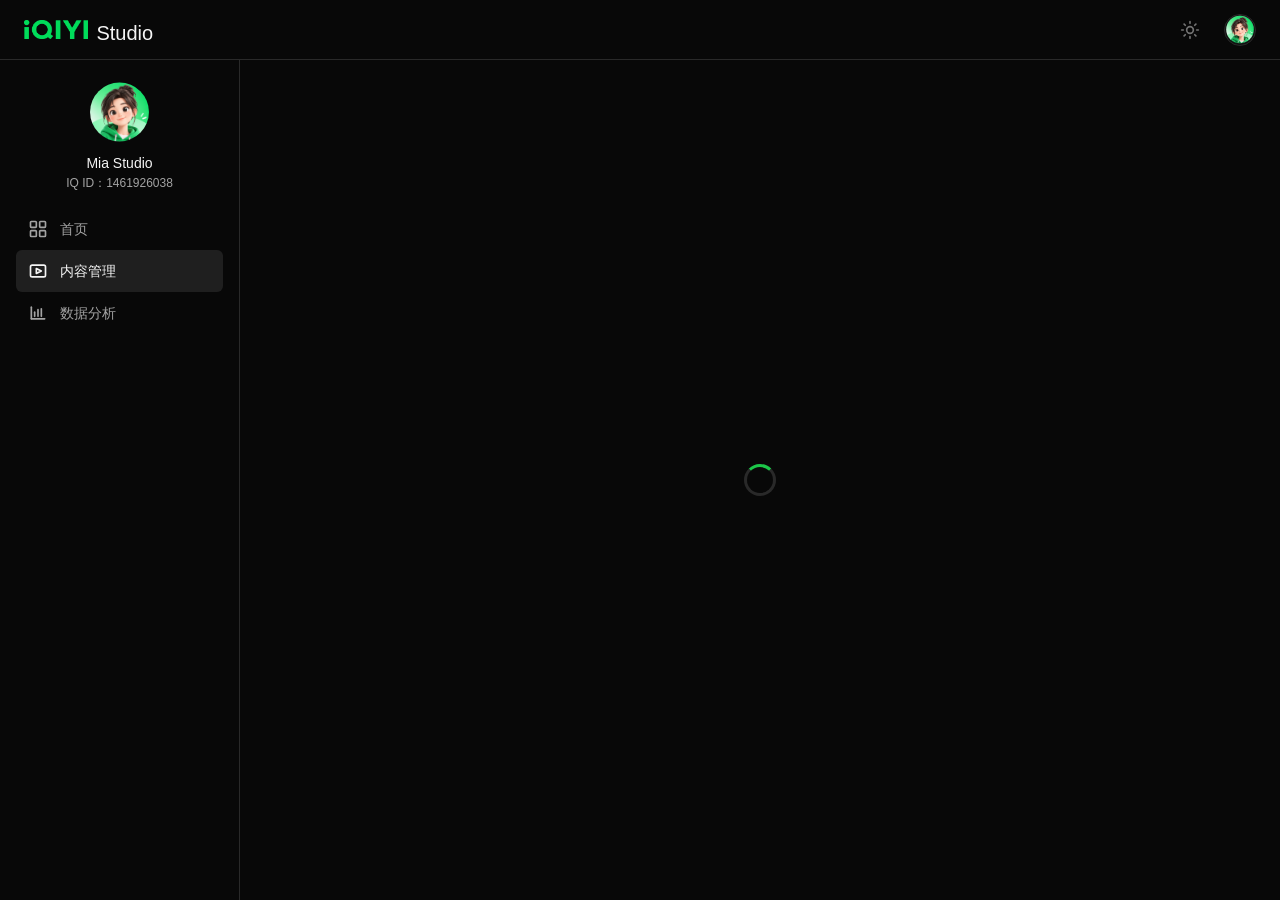
<file: edit.html>
<!doctype html>
<html lang="zh-CN" data-theme="dark">
  <head>
    <meta charset="UTF-8" />
    <meta name="viewport" content="width=device-width, initial-scale=1.0" />
    <title>Edit Album details - Studio</title>
    <script>
      (() => {
        const storageKey = "studio-theme";
        const root = document.documentElement;
        try {
          const savedTheme = localStorage.getItem(storageKey);
          const defaultTheme = "dark";
          const theme = savedTheme === "dark" || savedTheme === "light" ? savedTheme : defaultTheme;
          root.dataset.theme = theme;
          root.style.colorScheme = theme;
        } catch (error) {
          root.dataset.theme = "dark";
          root.style.colorScheme = "dark";
        }
      })();
    </script>
    <link rel="stylesheet" href="design-system.css" />
    <style>
      * {
        box-sizing: border-box;
      }

      html,
      body {
        height: 100%;
        background: var(--color-bg-page);
      }

      body {
        margin: 0;
        overflow: hidden;
        background: var(--color-bg-page);
        color: var(--color-text-default);
        font-family: "Inter", "Inter var", "PingFang SC", "Microsoft YaHei", Arial, sans-serif;
      }

      html.is-resizing *,
      html.is-resizing *::before,
      html.is-resizing *::after {
        transition: none !important;
      }

      button,
      a {
        font: inherit;
      }

      .topbar {
        position: fixed;
        inset: 0 0 auto 0;
        z-index: 100;
        height: 60px;
        display: flex;
        align-items: center;
        justify-content: space-between;
        gap: 24px;
        padding: 0 24px;
        background: var(--color-bg-page);
        border-bottom: 1px solid var(--color-border-subtle);
      }

      .brand {
        display: flex;
        align-items: center;
        gap: 8px;
        min-width: 0;
        color: inherit;
        text-decoration: none;
        border-radius: var(--radius-small);
      }

      .brand:focus-visible {
        outline: 2px solid var(--color-brand-primary);
        outline-offset: 4px;
      }

      .brand-logo-link {
        display: inline-flex;
        align-items: center;
        border-radius: var(--radius-small);
      }

      .brand-logo-link:focus-visible {
        outline: none;
      }

      .brand-logo {
        display: block;
        width: auto;
        height: 20px;
        object-fit: contain;
        object-position: left center;
      }

      .brand-title {
        transform: translateY(2.5px);
        color: var(--color-text-primary);
        font-size: var(--text-title-2-size);
        line-height: var(--text-title-2-line-height);
        font-weight: 400;
        letter-spacing: 0;
        white-space: nowrap;
      }

      .brand:hover .brand-title,
      .brand:focus-visible .brand-title,
      .brand:active .brand-title { color: var(--color-text-primary); }

      .topbar-actions {
        display: flex;
        align-items: center;
        gap: 16px;
      }

      .language-switch,
      .theme-switch {
        position: relative;
        display: inline-flex;
      }

      .icon-button {
        width: 36px;
        height: 36px;
        display: inline-flex;
        align-items: center;
        justify-content: center;
        padding: 0;
        border: 0;
        border-radius: var(--radius-default);
        background: transparent;
        color: var(--color-text-tertiary);
        cursor: pointer;
      }

      .icon-button:hover {
        background: var(--color-bg-hover);
        color: var(--color-text-default);
      }

      .theme-icon {
        width: 20px;
        height: 20px;
      }

      html[data-theme="light"] .theme-icon-sun,
      html[data-theme="dark"] .theme-icon-moon {
        display: none;
      }

      .language-trigger:focus-visible,
      .language-switch.is-open .language-trigger {
        border-color: var(--color-action-primary);
        color: var(--color-action-primary);
      }

      .language-trigger:focus-visible {
        box-shadow: none;
      }

      .language-tooltip,
      .theme-tooltip {
        position: absolute;
        top: calc(100% + 8px);
        left: 50%;
        z-index: 30;
        padding: 5px 8px;
        border-radius: var(--radius-small);
        background: var(--color-bg-inverse);
        color: var(--color-text-inverse);
        font-size: var(--text-caption-size);
        line-height: var(--text-caption-line-height);
        white-space: nowrap;
        opacity: 0;
        pointer-events: none;
        transform: translate(-50%, -2px);
        transition: opacity 120ms ease 250ms, transform 120ms ease 250ms;
      }

      .language-switch:hover .language-tooltip,
      .theme-switch:hover .theme-tooltip {
        opacity: 1;
        transform: translate(-50%, 0);
      }

      .language-switch.is-open .language-tooltip,
      .language-switch.suppress-tooltip .language-tooltip,
      .language-switch.tooltip-muted .language-tooltip,
      .theme-switch.tooltip-muted .theme-tooltip,
      .theme-switch.suppress-tooltip .theme-tooltip {
        opacity: 0;
        transform: translate(-50%, -2px);
        transition-delay: 0ms;
      }

      .account-entry {
        position: relative;
        display: inline-flex;
      }

      .account-tooltip {
        position: absolute;
        top: calc(100% + 8px);
        left: 50%;
        z-index: 30;
        padding: 5px 8px;
        border-radius: var(--radius-small);
        background: var(--color-bg-inverse);
        color: var(--color-text-inverse);
        font-size: var(--text-caption-size);
        line-height: var(--text-caption-line-height);
        white-space: nowrap;
        opacity: 0;
        pointer-events: none;
        transform: translate(-50%, -2px);
        transition: opacity 120ms ease 250ms, transform 120ms ease 250ms;
      }

      .account-entry:hover .account-tooltip {
        opacity: 1;
        transform: translate(-50%, 0);
      }

      .account-entry.is-open .account-tooltip,
      .account-entry.tooltip-muted .account-tooltip,
      .account-entry.suppress-tooltip .account-tooltip {
        opacity: 0;
        transform: translate(-50%, -2px);
        transition-delay: 0ms;
      }

      .account-menu {
        position: absolute;
        top: calc(100% + 8px);
        right: 0;
        z-index: 40;
        min-width: 224px;
        padding: 6px;
        border: 1px solid var(--color-border-subtle);
        border-radius: var(--radius-default);
        background: var(--color-bg-elevated);
        box-shadow: var(--shadow-overlay);
      }

      .account-menu[hidden] {
        display: none;
      }

      .account-profile {
        display: flex;
        align-items: center;
        gap: 12px;
        padding: 8px 10px 10px;
        border-radius: var(--radius-small);
      }

      .account-profile-avatar-wrap {
        position: relative;
        width: 40px;
        height: 40px;
        flex: 0 0 auto;
        border-radius: var(--radius-full);
        overflow: hidden;
      }

      .account-profile-avatar {
        display: block;
        width: 100%;
        height: 100%;
        border-radius: inherit;
      }

      .account-profile-avatar-overlay {
        position: absolute;
        inset: 0;
        display: grid;
        place-items: center;
        background: var(--color-overlay-black-default);
        color: var(--neutral-0);
        opacity: 0;
        transition: opacity 120ms ease;
      }

      .account-profile-avatar-overlay .icon {
        width: 18px;
        height: 18px;
        stroke-width: 2;
      }

      .account-profile:hover {
        background: var(--color-bg-overlay-hover);
      }

      .account-profile:focus-within {
        background: var(--color-bg-overlay-hover);
      }

      .account-profile:hover .account-profile-avatar-overlay,
      .account-profile:focus-within .account-profile-avatar-overlay {
        opacity: 1;
      }

      .account-profile-copy {
        min-width: 0;
      }

      .account-profile-name {
        margin: 0;
        color: var(--color-text-default);
        font-size: var(--text-body-size);
        line-height: var(--text-body-line-height);
        font-weight: var(--text-body-medium-weight);
      }

      .account-profile-id {
        margin: 0;
        color: var(--color-text-default);
        font-size: var(--text-caption-size);
        line-height: var(--text-caption-line-height);
        font-weight: var(--text-caption-weight);
      }

      .account-menu-divider {
        height: 1px;
        margin: 6px 0;
        background: var(--color-border-subtle);
      }

      .account-option {
        width: 100%;
        min-height: 40px;
        display: flex;
        align-items: center;
        gap: 10px;
        padding: 0 10px;
        border: 1px solid transparent;
        border-radius: var(--radius-small);
        background: transparent;
        color: var(--color-text-default);
        cursor: pointer;
        font-size: var(--text-body-size);
        line-height: var(--text-body-line-height);
        font-weight: var(--text-body-weight);
        text-align: left;
      }

      .account-option .icon {
        width: 18px;
        height: 18px;
        stroke-width: 2;
      }

      .account-option:hover {
        background: var(--color-bg-overlay-hover);
        color: var(--color-text-default);
      }

      .account-option.sign-out {
        color: var(--color-text-default);
      }

      .language-menu {
        position: absolute;
        top: calc(100% + 8px);
        right: 0;
        z-index: 40;
        min-width: 132px;
        padding: 6px;
        border: 1px solid var(--color-border-subtle);
        border-radius: var(--radius-default);
        background: var(--color-bg-elevated);
        box-shadow: var(--shadow-overlay);
      }

      .language-menu[hidden] {
        display: none;
      }

      .language-option {
        width: 100%;
        min-height: 34px;
        display: flex;
        align-items: center;
        justify-content: space-between;
        gap: 12px;
        padding: 0 10px;
        border: 0;
        border-radius: var(--radius-small);
        background: transparent;
        color: var(--color-text-default);
        cursor: pointer;
        font-size: var(--text-body-size);
        line-height: var(--text-body-line-height);
        font-weight: var(--text-body-weight);
        text-align: left;
      }

      .language-option:hover {
        background: var(--color-bg-overlay-hover);
        color: var(--color-text-default);
      }

      .language-option[aria-selected="true"] {
        background: transparent;
        color: var(--color-action-primary-hover);
        font-weight: var(--text-body-medium-weight);
      }

      .language-option[aria-selected="true"]:hover {
        background: var(--color-bg-overlay-hover);
        color: var(--color-action-primary-hover);
      }

      .avatar-button {
        width: 32px;
        height: 32px;
        padding: 0;
        border: 1px solid var(--color-border-subtle);
        border-radius: var(--radius-full);
        background: var(--color-bg-container);
        cursor: pointer;
      }

      .avatar-button:focus-visible,
      .icon-button:focus-visible,
      .upload-button:focus-visible,
      .nav-link:focus-visible {
        outline: none;
      }

      .avatar-button:focus-visible,
      .icon-button:focus-visible,
      .upload-button:focus-visible {
        border-color: var(--color-action-primary);
      }

      .avatar {
        display: block;
        width: 100%;
        height: 100%;
        border-radius: var(--radius-full);
      }

      .sidebar {
        position: fixed;
        top: 60px;
        bottom: 0;
        left: 0;
        z-index: 90;
        width: 240px;
        display: flex;
        flex-direction: column;
        gap: 0;
        padding: 20px 16px;
        background: var(--color-bg-page);
        border-right: 1px solid var(--color-border-subtle);
      }

      .sidebar-profile { width: 100%; display: flex; flex-direction: column; align-items: center; gap: 8px; padding: 0 12px 16px; margin-bottom: 0; text-align: center; }
      .sidebar-profile-avatar { width: 64px; height: 64px; display: block; border-radius: var(--radius-full); }
      .avatar, .account-profile-avatar, .sidebar-profile-avatar { clip-path: circle(46% at 50% 50%); }
      .sidebar-profile-copy { min-width: 0; width: 100%; }
      .sidebar-profile-name, .sidebar-profile-id { margin: 0; overflow: hidden; text-overflow: ellipsis; white-space: nowrap; }
      .sidebar-profile-name { color: var(--color-text-primary); font-size: var(--text-body-size); line-height: var(--text-body-line-height); font-weight: var(--text-body-medium-weight); }
      .sidebar-profile-id { color: var(--color-text-secondary); font-size: 12px; line-height: 18px; }

      .upload-button {
        width: 100%;
        min-height: 42px;
        display: inline-flex;
        align-items: center;
        justify-content: center;
        gap: 10px;
        border: 0;
        border-radius: var(--radius-default);
        background: var(--color-action-primary);
        color: var(--color-text-inverse);
        font-size: var(--text-body-size);
        line-height: var(--text-body-line-height);
        font-weight: var(--text-body-medium-weight);
        cursor: pointer;
        margin-bottom: 24px;
        transition: transform 160ms ease, box-shadow 160ms ease, background 160ms ease;
      }

      .upload-button:hover {
        background: var(--color-action-primary-hover);
        box-shadow: var(--shadow-hover);
      }

      .upload-button:active {
        transform: translateY(1px);
      }

      .nav-list {
        display: grid;
        row-gap: 0;
        column-gap: 0;
        margin: 0;
        padding: 0;
        list-style: none;
        scrollbar-width: none;
        -ms-overflow-style: none;
      }

      .nav-list::-webkit-scrollbar {
        display: none;
      }

      .nav-link {
        min-height: 42px;
        display: flex;
        align-items: center;
        gap: 12px;
        padding: 0 12px;
        border-radius: var(--radius-default);
        color: var(--color-text-secondary);
        text-decoration: none;
        font-size: var(--text-body-size);
        line-height: var(--text-body-line-height);
        font-weight: var(--text-body-weight);
        transition: background 120ms ease, color 120ms ease, transform 120ms ease;
      }

      .nav-link:hover {
        background: var(--color-bg-hover);
        color: var(--color-text-default);
      }

      .nav-link:active {
        background: var(--color-bg-hover);
        color: var(--color-text-primary);
        transform: translateY(1px);
      }

      .nav-link[aria-current="page"] {
        background: var(--color-bg-hover);
        color: var(--color-text-primary);
        font-weight: var(--text-body-medium-weight);
      }

      .icon {
        width: 20px;
        height: 20px;
        flex: 0 0 auto;
        stroke: currentColor;
        stroke-width: 2;
        stroke-linecap: round;
        stroke-linejoin: round;
        fill: none;
      }

      .shell {
        position: relative;
        height: 100%;
        padding: 60px 0 0 240px;
      }

      .main-loading {
        position: fixed;
        inset: 60px 0 0 240px;
        z-index: 80;
        display: none;
        place-items: center;
        background: var(--color-bg-page);
      }

      .main-loading-content {
        display: grid;
        justify-items: center;
        gap: 12px;
      }

      .main-loading-tip {
        margin: 0;
        color: var(--color-text-default);
        font-size: var(--text-body-size);
        line-height: var(--text-body-line-height);
      }

      .main-loading-tip[hidden] { display: none; }

      .shell.is-loading .main-loading {
        display: grid;
      }

      .shell.is-loading:not(.is-publishing) .workspace {
        visibility: hidden;
        pointer-events: none;
      }

      .shell.is-publishing .main-loading {
        background: color-mix(in srgb, var(--neutral-13) 80%, transparent);
      }

      .shell.is-publishing .main-loading-tip {
        color: var(--neutral-0);
      }

      .shell.is-publishing .workspace { pointer-events: none; }

      .loading-ring {
        width: 32px;
        height: 32px;
        border: 3px solid var(--color-border-subtle);
        border-top-color: var(--color-action-primary);
        border-radius: var(--radius-full);
        animation: loading-spin 0.8s linear infinite;
      }

      @keyframes loading-spin {
        to {
          transform: rotate(360deg);
        }
      }

      .workspace {
        height: 100%;
        overflow: auto;
        padding: 28px;
        scrollbar-gutter: stable;
        scrollbar-color: var(--color-border-subtle) var(--color-bg-page);
        scrollbar-width: thin;
      }

      .workspace::-webkit-scrollbar {
        width: 12px;
        height: 12px;
      }

      .workspace::-webkit-scrollbar-track {
        background: var(--color-bg-page);
      }

      .workspace::-webkit-scrollbar-thumb {
        border: 3px solid var(--color-bg-page);
        border-radius: var(--radius-full);
        background: var(--color-border-subtle);
      }

      .workspace-inner {
        min-height: 460px;
        display: grid;
        align-content: start;
        row-gap: 0;
        column-gap: 0;
        padding: 0;
      }

      .content-toolbar-frame {
        position: sticky;
        top: 0;
        z-index: 30;
        display: grid;
        row-gap: 20px;
        column-gap: 20px;
        margin: 0 -28px;
        padding: 16px 28px;
        background: var(--color-bg-page);
      }

      .content-toolbar-frame::before {
        content: "";
        position: absolute;
        right: 0;
        bottom: 100%;
        left: 0;
        height: 20px;
        background: var(--color-bg-page);
        pointer-events: none;
      }

      .content-menu {
        position: relative;
        height: 48px;
        display: flex;
        align-items: center;
        gap: 28px;
        min-width: 0;
        margin: 0;
        padding: 0;
        list-style: none;
        overflow-x: auto;
        scrollbar-width: none;
        -ms-overflow-style: none;
      }

      .content-menu::after {
        content: "";
        position: absolute;
        right: 0;
        bottom: 0;
        left: 0;
        height: 1px;
        background: var(--color-border-subtle);
      }

      .content-menu-link {
        position: relative;
        height: 48px;
        display: inline-flex;
        align-items: center;
        justify-content: center;
        padding: 0;
        border: 0;
        background: transparent;
        color: var(--color-text-secondary);
        cursor: pointer;
        text-decoration: none;
        font-size: var(--text-body-large-size);
        line-height: var(--text-body-large-line-height);
        font-weight: var(--text-body-large-weight);
        white-space: nowrap;
      }

      .content-menu-link:hover {
        color: var(--color-text-default);
      }

      .content-menu-link[aria-selected="true"] {
        color: var(--color-text-primary);
        font-weight: var(--text-body-medium-weight);
      }

      .content-menu-link[aria-selected="true"]::after {
        content: "";
        position: absolute;
        right: 0;
        bottom: 0;
        left: 0;
        z-index: 1;
        height: 2px;
        border-radius: var(--radius-full);
        background: var(--color-action-primary);
      }

      .content-menu-link:focus-visible {
        outline: none;
      }

      .content-view {
        min-width: 0;
        display: grid;
        gap: 16px;
        margin-top: 0;
        padding-bottom: 120px;
      }

      .content-panel[hidden] {
        display: none;
      }

      .content-filters {
        display: flex;
        flex-wrap: wrap;
        align-items: center;
        gap: 12px;
      }

      .filter-group {
        position: relative;
        display: inline-flex;
      }

      .filter-control,
      .search-control {
        min-height: 36px;
        display: inline-flex;
        align-items: center;
        gap: 8px;
        border: 1px solid var(--color-border-subtle);
        border-radius: var(--radius-default);
        background: var(--color-bg-container);
        color: var(--color-text-default);
        font-size: var(--text-body-size);
        line-height: var(--text-body-line-height);
        font-weight: var(--text-body-medium-weight);
        transition: border-color 150ms ease;
      }

      .filter-control {
        gap: 12px;
        padding: 0 10px;
        cursor: pointer;
      }

      .filter-label-frame {
        display: inline-flex;
        flex: 0 0 auto;
        align-items: center;
        gap: 6px;
      }

      .filter-control .icon {
        width: 16px;
        height: 16px;
        color: var(--color-text-secondary);
      }

      .filter-control:hover {
        border-color: var(--color-action-primary);
        background: var(--color-bg-container);
      }

      .filter-control:focus-visible,
      .search-control:focus-within,
      .row-action:focus-visible {
        outline: none;
      }

      .filter-control:focus-visible,
      .filter-control[aria-expanded="true"],
      .search-control:focus-within {
        border-color: var(--color-action-primary);
        box-shadow: var(--shadow-focus);
      }

      .row-action:focus-visible {
        border-color: var(--color-border-default);
        box-shadow: var(--shadow-focus);
      }

      .filter-label {
        flex: 0 0 auto;
        color: var(--color-text-tertiary);
        font-weight: var(--text-body-medium-weight);
        white-space: nowrap;
      }

      .filter-value {
        min-width: 0;
        display: inline-flex;
        flex: 1 1 auto;
        align-items: center;
        justify-content: flex-end;
        color: var(--color-text-default);
        font-weight: var(--text-body-medium-weight);
        white-space: nowrap;
      }

      .filter-control[data-filter-field="publicationStatus"] .filter-value .status-pill {
        width: auto;
        color: var(--color-text-default);
        font-weight: var(--text-body-medium-weight);
      }

      .filter-control[data-filter-field="publicationStatus"] .filter-value .status-pill .icon {
        color: inherit;
      }

      .filter-menu {
        position: absolute;
        top: calc(100% + 6px);
        left: 0;
        z-index: 50;
        min-width: 156px;
        padding: 6px;
        border: 1px solid var(--color-border-subtle);
        border-radius: var(--radius-default);
        background: var(--color-bg-elevated);
        box-shadow: var(--shadow-overlay);
      }

      .filter-menu[hidden] {
        display: none;
      }

      .filter-option {
        width: 100%;
        min-height: 34px;
        display: flex;
        align-items: center;
        padding: 0 10px;
        border: 0;
        border-radius: var(--radius-small);
        background: transparent;
        color: var(--color-text-secondary);
        cursor: pointer;
        font-size: var(--text-body-size);
        line-height: var(--text-body-line-height);
        font-weight: var(--text-body-weight);
        text-align: left;
      }

      .filter-option:hover {
        background: var(--color-bg-overlay-hover);
        color: var(--color-text-default);
      }

      .filter-option[aria-selected="true"] {
        color: var(--color-action-primary);
      }

      .episode-toolbar .filter-label {
        font-weight: var(--text-body-weight);
      }

      .episode-toolbar .filter-value,
      .episode-toolbar .filter-option[aria-selected="true"] {
        font-weight: var(--text-body-medium-weight);
      }

      .search-control {
        flex: 0 0 300px;
        margin-left: auto;
        width: 300px;
        max-width: 100%;
        padding: 0 10px;
      }

      .search-control:hover {
        border-color: var(--color-action-primary);
        background: var(--color-bg-container);
      }

      .search-control:focus-within {
        background: var(--color-bg-container);
      }

      .search-control .icon {
        width: 16px;
        height: 16px;
        color: var(--color-text-secondary);
      }

      .search-input {
        width: 100%;
        min-width: 0;
        border: 0;
        outline: none;
        background: transparent;
        color: var(--color-text-default);
        font: inherit;
        font-weight: var(--text-body-weight);
      }

      .search-input::placeholder {
        color: var(--color-text-disabled);
        font-weight: var(--text-body-weight);
      }

      .search-input::-webkit-search-cancel-button {
        display: none;
      }

      .search-clear {
        width: 24px;
        height: 24px;
        display: inline-flex;
        align-items: center;
        justify-content: center;
        flex: 0 0 auto;
        padding: 0;
        border: 0;
        border-radius: var(--radius-small);
        background: transparent;
        color: var(--color-text-secondary);
        cursor: pointer;
      }

      .search-clear:hover {
        background: var(--color-bg-hover);
        color: var(--color-text-default);
      }

      .search-clear:focus-visible {
        outline: none;
        color: var(--color-text-default);
      }

      .search-clear[hidden] {
        display: none;
      }

      .search-clear .icon {
        width: 16px;
        height: 16px;
        stroke-width: 2;
      }

      .video-list-card {
        min-width: 0;
        overflow: visible;
        border: 1px solid var(--color-border-subtle);
        border-radius: var(--radius-default);
        background: var(--color-bg-container);
      }

      .video-list-header-scroll {
        position: sticky;
        top: 136px;
        z-index: 29;
        box-sizing: border-box;
        width: calc(100% + 2px);
        margin: -1px -1px 0;
        overflow: hidden;
        border: 1px solid var(--color-border-subtle);
        border-radius: var(--radius-default) var(--radius-default) 0 0;
        background: var(--color-bg-container);
        box-shadow: 0 -24px 0 0 var(--color-bg-page);
      }

      .video-list-scroll {
        overflow-x: auto;
        overflow-y: hidden;
        scrollbar-width: thin;
      }

      .video-list-table,
      .video-list-header {
        min-width: 1020px;
      }

      .video-list-header,
      .video-row {
        display: grid;
        grid-template-columns: minmax(312px, 1.5fr) 144px 168px 136px 150px;
        column-gap: 20px;
        align-items: center;
      }

      .video-list-header {
        min-height: 42px;
        padding: 0 16px;
        background: var(--color-bg-container);
        color: var(--color-text-secondary);
        font-size: var(--text-caption-medium-size);
        line-height: var(--text-caption-medium-line-height);
        font-weight: var(--text-caption-medium-weight);
      }

      .video-list-header > :nth-child(n + 2) {
        justify-self: center;
        text-align: center;
      }

      .video-row > :nth-child(n + 2) {
        justify-self: stretch;
        width: 100%;
        text-align: center;
      }

      .video-row {
        min-height: 104px;
        padding: 16px;
        border-top: 1px solid var(--color-border-subtle);
      }

      .video-row:hover {
        background: var(--color-bg-hover);
      }

      .video-list-body .video-row:first-child {
        border-top: 0;
      }

      .video-empty-state {
        min-height: 360px;
        display: flex;
        flex-direction: column;
        align-items: center;
        justify-content: center;
        gap: 12px;
        padding: 32px 24px;
        text-align: center;
      }

      .video-empty-visual {
        width: 80px;
        height: 80px;
        color: var(--color-text-disabled);
      }

      .video-empty-visual svg {
        display: block;
        width: 100%;
        height: 100%;
        overflow: visible;
      }

      .video-empty-copy {
        display: grid;
        gap: 4px;
      }

      .video-empty-title {
        color: var(--color-text-primary);
        font-size: var(--text-body-size);
        line-height: var(--text-body-line-height);
        font-weight: var(--text-body-medium-weight);
      }

      .video-list-header > :first-child,
      .video-main {
        position: sticky;
        left: 16px;
        z-index: 2;
        background: var(--color-bg-container);
        box-shadow: none;
      }

      .video-row:hover .video-main {
        background: var(--color-bg-subtle);
      }

      .video-list-header > :first-child {
        z-index: 21;
      }

      .video-list-card.is-scrolled-x .video-list-header > :first-child,
      .video-list-card.is-scrolled-x .video-main {
        box-shadow: 1px 0 0 var(--color-border-subtle), var(--shadow-overlay);
      }

      .video-main {
        min-width: 0;
        display: flex;
        align-items: center;
        gap: 16px;
      }

      .video-thumb {
        position: relative;
        width: 128px;
        aspect-ratio: 16 / 9;
        flex: 0 0 auto;
        overflow: hidden;
        border-radius: var(--radius-small);
        background: linear-gradient(135deg, var(--color-text-primary), var(--color-text-tertiary) 48%, var(--color-border-default));
      }

      .video-thumb.short {
        background: linear-gradient(135deg, var(--color-category-green), var(--color-category-teal) 52%, var(--color-action-primary-bg));
      }

      .video-thumb.comic-drama {
        background: linear-gradient(135deg, var(--color-category-purple), var(--color-category-magenta) 52%, var(--color-bg-container));
      }

      .video-thumb.drama {
        background: linear-gradient(135deg, var(--color-category-orange), var(--color-category-yellow) 52%, var(--color-bg-container));
      }

      .video-thumb.anime {
        background: linear-gradient(135deg, var(--color-text-primary), var(--color-category-cyan) 52%, var(--color-bg-container));
      }

      .video-thumb.movie {
        background: linear-gradient(135deg, var(--color-category-blue), var(--color-category-cyan) 52%, var(--color-bg-container));
      }

      .video-thumb.draft::before {
        content: "";
        position: absolute;
        inset: 0;
        z-index: 3;
        background: color-mix(in srgb, var(--color-bg-container) 74%, transparent);
      }

      .video-duration {
        position: absolute;
        right: 6px;
        bottom: 6px;
        z-index: 2;
        padding: 2px 5px;
        border-radius: var(--radius-small);
        background: color-mix(in srgb, var(--color-bg-inverse) 20%, transparent);
        color: var(--color-text-inverse);
        font-size: var(--text-caption-medium-size);
        line-height: var(--text-caption-medium-line-height);
        font-weight: var(--text-caption-medium-weight);
        white-space: nowrap;
      }

      .video-copy {
        min-width: 0;
        flex: 1 1 0;
      }

      .video-title {
        margin: 0;
        overflow: hidden;
        color: var(--color-text-default);
        font-size: var(--text-body-size);
        line-height: 20px;
        font-weight: var(--text-body-medium-weight);
        text-overflow: ellipsis;
        white-space: nowrap;
      }

      .video-subtitle {
        margin: 7px 0 0;
        overflow: hidden;
        color: var(--color-text-secondary);
        font-size: var(--text-caption-medium-size);
        line-height: var(--text-caption-medium-line-height);
        font-weight: var(--text-caption-weight);
        text-overflow: ellipsis;
        white-space: nowrap;
      }

      .video-tags,
      .row-actions {
        display: flex;
        flex-wrap: wrap;
        align-items: center;
        gap: 8px;
      }

      .video-tags {
        margin-top: 10px;
      }

      .type-tag,
      .status-pill {
        min-height: 24px;
        display: inline-flex;
        align-items: center;
        border-radius: var(--radius-full);
        font-size: var(--text-caption-medium-size);
        line-height: var(--text-caption-medium-line-height);
        font-weight: var(--text-caption-medium-weight);
      }

      .type-tag {
        padding: 0 9px;
        background: var(--color-bg-subtle);
        color: var(--color-text-tertiary);
      }

      .type-tag.short {
        background: color-mix(in srgb, var(--color-category-green) 20%, var(--color-bg-container));
        color: var(--color-category-green);
      }

      .type-tag.comic-drama {
        background: color-mix(in srgb, var(--color-category-purple) 12%, var(--color-bg-container));
        color: var(--color-category-purple);
      }

      .type-tag.drama {
        background: var(--color-status-warning-bg);
        color: var(--color-status-warning);
      }

      .type-tag.anime {
        background: color-mix(in srgb, var(--color-category-cyan) 12%, var(--color-bg-container));
        color: var(--color-category-cyan);
      }

      .type-tag.movie {
        background: color-mix(in srgb, var(--color-category-blue) 12%, var(--color-bg-container));
        color: var(--color-category-blue);
      }

      .status-pill {
        min-height: 16px;
        justify-content: center;
        column-gap: 4px;
        width: fit-content;
        padding: 0;
        background: transparent;
        color: var(--color-action-primary);
        font-size: var(--text-body-size);
        line-height: var(--text-body-line-height);
        font-weight: var(--text-body-weight);
        text-align: center;
        white-space: nowrap;
      }

      .status-pill .icon {
        width: 16px;
        height: 16px;
        stroke-width: 2;
      }

      .video-row > .status-pill {
        justify-self: stretch;
        width: 100%;
      }

      .episode-table-row > .publication-status {
        justify-self: stretch;
        width: 100%;
      }

      .publication-status {
        display: grid;
        justify-items: center;
        gap: 2px;
      }

      .publication-status-note {
        display: inline-flex;
        align-items: center;
        gap: 4px;
        color: var(--color-text-tertiary);
        font-size: var(--text-caption-size);
        line-height: var(--text-caption-line-height);
        white-space: nowrap;
      }

      .publication-status-note .icon {
        width: 14px;
        height: 14px;
        stroke-width: 2;
      }

      .publication-status-note.review-pending { color: var(--color-status-warning); }
      .publication-status-note.review-rejected { color: var(--color-status-error); }
      .publication-status-note.review-approved { color: var(--color-status-success); }

      .filter-value .status-pill,
      .filter-option .status-pill {
        min-height: 20px;
        font-size: var(--text-body-size);
        line-height: var(--text-body-line-height);
      }

      .filter-control[data-filter-field="publicationStatus"] .filter-value .status-pill {
        font-weight: var(--text-body-medium-weight);
      }

      .status-pill.draft {
        background: transparent;
        color: var(--color-text-tertiary);
      }

      .status-pill.publish {
        background: transparent;
        color: var(--color-action-primary);
      }

      .status-pill.publishing {
        background: transparent;
        color: var(--color-text-default);
      }

      .status-pill.offline {
        background: transparent;
        color: var(--color-text-default);
      }

      .status-text,
      .updated-time {
        margin: 2px 0 0;
        color: var(--color-text-default);
        font-size: var(--text-caption-size);
        line-height: var(--text-caption-line-height);
        font-weight: var(--text-caption-weight);
        text-align: center;
      }

      .video-row > .row-actions {
        justify-content: center;
      }

      .row-action {
        min-height: 34px;
        display: inline-flex;
        align-items: center;
        justify-content: center;
        padding: 0 12px;
        border: 1px solid var(--color-border-default);
        border-radius: var(--radius-default);
        background: var(--color-bg-container);
        color: var(--color-text-default);
        cursor: pointer;
        font-size: var(--text-body-size);
        line-height: var(--text-body-line-height);
        font-weight: var(--text-body-medium-weight);
        text-decoration: none;
        transition: background-color 150ms ease, border-color 150ms ease, color 150ms ease, box-shadow 150ms ease;
      }

      .row-action:hover {
        border-color: var(--color-border-default);
        background: var(--color-action-neutral-bg-hover);
        color: var(--color-text-default);
      }

      .row-action.icon-only {
        width: 34px;
        padding: 0;
        background: var(--color-bg-container);
        color: var(--color-text-default);
      }

      .row-action.icon-only .icon {
        width: 18px;
        height: 18px;
      }

      .row-action.icon-only:hover {
        background: var(--color-action-neutral-bg-hover);
        color: var(--color-text-default);
      }

      .pagination {
        display: flex;
        flex-wrap: wrap;
        justify-content: flex-end;
        align-items: center;
        gap: 8px;
        padding: 0;
        color: var(--color-text-default);
        font-size: var(--text-caption-medium-size);
        line-height: var(--text-caption-medium-line-height);
        font-weight: var(--text-caption-weight);
      }

      .pagination-range {
        color: var(--color-text-default);
        font-size: var(--text-body-size);
        line-height: var(--text-body-line-height);
        font-weight: var(--text-body-weight);
        white-space: nowrap;
      }

      .page-size-select {
        position: relative;
        height: 34px;
        display: inline-flex;
        align-items: center;
        margin-left: 4px;
      }

      .page-size-trigger {
        height: 34px;
        display: inline-flex;
        align-items: center;
        gap: 6px;
        padding: 0 12px;
        border: 1px solid var(--color-border-subtle);
        border-radius: var(--radius-default);
        background: var(--color-bg-container);
        color: var(--color-text-default);
        cursor: pointer;
        font-size: var(--text-body-size);
        line-height: var(--text-body-line-height);
        font-weight: var(--text-body-medium-weight);
        white-space: nowrap;
      }

      .page-size-trigger:hover {
        background: var(--color-bg-hover);
        color: var(--color-text-default);
      }

      .page-size-select.open .page-size-trigger {
        background: var(--color-bg-container);
        color: var(--color-text-default);
      }

      .page-size-trigger:focus-visible,
      .page-size-select.open .page-size-trigger {
        border-color: var(--color-action-primary);
      }

      .page-size-trigger .icon {
        width: 16px;
        height: 16px;
        stroke-width: 2;
        transition: transform 160ms ease;
      }

      .page-size-select.open .page-size-trigger .icon {
        transform: rotate(180deg);
      }

      .page-size-trigger:focus-visible,
      .pagination-button:focus-visible {
        outline: none;
        border-color: var(--color-action-primary);
        box-shadow: var(--shadow-focus);
      }

      .page-size-menu {
        position: absolute;
        right: 0;
        bottom: calc(100% + 6px);
        z-index: 50;
        min-width: 132px;
        padding: 6px;
        border: 1px solid var(--color-border-subtle);
        border-radius: var(--radius-default);
        background: var(--color-bg-elevated);
        box-shadow: var(--shadow-overlay);
      }

      .page-size-menu[hidden] {
        display: none;
      }

      .page-size-option {
        width: 100%;
        min-height: 34px;
        display: flex;
        align-items: center;
        justify-content: space-between;
        gap: 12px;
        padding: 0 10px;
        border: 0;
        border-radius: var(--radius-small);
        background: transparent;
        color: var(--color-text-secondary);
        cursor: pointer;
        font-size: var(--text-body-size);
        line-height: var(--text-body-line-height);
        font-weight: var(--text-body-weight);
        text-align: left;
      }

      .page-size-option:hover {
        background: var(--color-bg-overlay-hover);
        color: var(--color-text-default);
      }

      .page-size-option.selected {
        color: var(--color-action-primary);
      }

      .pagination-controls {
        display: inline-flex;
        align-items: center;
        gap: 8px;
      }

      .pagination-pages {
        display: inline-flex;
        align-items: center;
        gap: 8px;
      }

      .pagination-button {
        width: 34px;
        height: 34px;
        display: inline-flex;
        align-items: center;
        justify-content: center;
        padding: 0;
        border: 1px solid var(--color-border-subtle);
        border-radius: var(--radius-default);
        background: var(--color-bg-container);
        color: var(--color-text-secondary);
        cursor: pointer;
        font-size: var(--text-body-size);
        line-height: var(--text-body-line-height);
        font-weight: var(--text-body-medium-weight);
      }

      .pagination-button:not(.current):not(:disabled):hover {
        background: var(--color-bg-hover);
        color: var(--color-text-default);
      }

      .pagination-button.current {
        color: var(--color-text-default);
        background: var(--color-bg-container);
      }

      .pagination-button:disabled {
        background: var(--color-bg-container);
        color: var(--color-text-disabled);
        cursor: not-allowed;
      }

      .pagination-button .icon {
        width: 16px;
        height: 16px;
        stroke-width: 2;
      }

      .video-list-scroll::-webkit-scrollbar {
        height: 4px;
      }

      .video-list-scroll::-webkit-scrollbar-track {
        background: transparent;
      }

      .video-list-scroll::-webkit-scrollbar-thumb {
        border-radius: var(--radius-full);
        background: var(--color-border-default);
      }

      .content-menu::-webkit-scrollbar {
        display: none;
      }

      .content-menu {
        scrollbar-width: none;
      }

      .content-menu::-webkit-scrollbar-track {
        background: transparent;
      }

      .content-menu::-webkit-scrollbar-thumb {
        border-radius: var(--radius-full);
        background: var(--color-border-default);
      }

      .edit-page .content-toolbar-frame,
      .edit-page .content-view {
        display: none;
      }

      .edit-page .workspace-inner {
        gap: 0;
        padding: 0 0 120px;
      }

      .edit-backbutton + .edit-heading-row {
        margin-top: 8px;
      }

      .edit-heading-row + .edit-layout,
      .publishing-warning + .edit-layout {
        margin-top: 24px;
      }

      .publishing-warning {
        --alert-accent: var(--color-status-warning);
        width: 100%;
        min-height: 44px;
        display: grid;
        grid-template-columns: 18px minmax(0, 1fr);
        align-items: start;
        gap: 12px;
        margin-top: 16px;
        padding: 11px 14px;
        border: 1px solid color-mix(in srgb, var(--color-status-warning) 28%, transparent);
        border-radius: var(--radius-default);
        background: color-mix(in srgb, var(--color-status-warning) 10%, transparent);
        color: var(--color-text-default);
      }

      .publishing-warning[hidden] { display: none; }

      .publishing-warning-icon {
        width: 18px;
        height: 18px;
        display: grid;
        place-items: center;
        margin-top: 1px;
        border-radius: var(--radius-full);
        background: var(--alert-accent);
        color: var(--neutral-0);
      }

      .publishing-warning-icon svg {
        width: 14px;
        height: 14px;
        fill: none;
        stroke: currentColor;
        stroke-linecap: round;
        stroke-linejoin: round;
        stroke-width: 2;
      }

      .publishing-warning-title {
        color: var(--color-text-primary);
        font-size: var(--text-body-size);
        line-height: 22px;
        font-weight: var(--text-body-weight);
      }

      .edit-page .sidebar {
        gap: 0;
        padding: 20px 16px;
      }

      .secondary-back-button {
        height: 42px;
        display: inline-flex;
        align-items: center;
        gap: 8px;
        padding: 0 10px;
        border: 0;
        border-radius: var(--radius-default);
        background: transparent;
        color: var(--color-text-default);
        font-size: var(--text-body-size);
        line-height: var(--text-body-line-height);
        font-weight: var(--text-body-medium-weight);
        text-decoration: none;
      }

      .secondary-back-button:hover {
        background: var(--color-bg-hover);
        color: var(--color-text-primary);
      }

      .secondary-back-icon {
        width: 20px;
        height: 20px;
        flex: 0 0 20px;
      }

      .secondary-back-button:focus-visible,
      .edit-secondary-tab:focus-visible {
        outline: none;
        box-shadow: var(--shadow-focus);
      }

      .edit-secondary-tabs-list {
        display: grid;
        gap: 0;
        margin: 0;
        padding: 0;
        list-style: none;
      }

      .edit-secondary-tab {
        position: relative;
        width: 100%;
        height: 42px;
        display: flex;
        align-items: center;
        gap: 10px;
        padding: 0 12px;
        border: 0;
        border-radius: var(--radius-default);
        background: transparent;
        color: var(--color-text-secondary);
        cursor: pointer;
        font: inherit;
        font-size: var(--text-body-size);
        line-height: var(--text-body-line-height);
        font-weight: var(--text-body-medium-weight);
        text-align: left;
      }

      .edit-secondary-tab:hover {
        background: var(--color-bg-hover);
        color: var(--color-text-default);
      }

      .edit-secondary-tab[aria-selected="true"] {
        background: var(--color-bg-hover);
        color: var(--color-text-primary);
      }

      .edit-secondary-tab .icon {
        width: 20px;
        height: 20px;
      }

      .edit-secondary-tab[data-edit-section-tab="details"] .icon {
        width: 18px;
        height: 18px;
      }

      .secondary-video-link {
        display: grid;
        gap: 8px;
        color: var(--color-text-default);
        text-decoration: none;
      }

      .secondary-video-frame {
        position: relative;
        aspect-ratio: 16 / 9;
        overflow: hidden;
        border-radius: var(--radius-default);
        background: linear-gradient(135deg, var(--color-category-blue), var(--color-category-cyan) 52%, var(--color-action-primary-bg));
      }

      .secondary-video-frame::after {
        content: "";
        position: absolute;
        inset: 0;
        background: color-mix(in srgb, var(--color-overlay-black-strong) 54%, transparent);
        opacity: 0;
        transition: opacity 120ms ease;
      }

      .secondary-video-play {
        position: absolute;
        top: 50%;
        left: 50%;
        z-index: 2;
        width: 36px;
        height: 36px;
        display: grid;
        place-items: center;
        border: 1px solid var(--color-overlay-white-default);
        border-radius: var(--radius-full);
        background: var(--color-overlay-black-default);
        color: var(--color-overlay-white-strong);
        backdrop-filter: blur(4px);
        opacity: 0;
        transform: translate(-50%, -50%) scale(0.9);
        transition: opacity 120ms ease, transform 120ms ease;
      }

      .secondary-video-play .icon {
        width: 18px;
        height: 18px;
      }

      .secondary-video-badge {
        position: absolute;
        right: 6px;
        bottom: 6px;
        z-index: 2;
        padding: 2px 6px;
        border-radius: var(--radius-small);
        background: color-mix(in srgb, var(--color-bg-inverse) 20%, transparent);
        color: var(--color-text-inverse);
        font-size: var(--text-caption-size);
        line-height: var(--text-caption-line-height);
        font-weight: var(--text-caption-medium-weight);
      }

      .secondary-video-tooltip {
        position: absolute;
        top: calc(50% + 24px);
        left: 50%;
        z-index: 3;
        padding: 4px 8px;
        border-radius: var(--radius-small);
        background: var(--color-bg-elevated);
        color: var(--color-text-default);
        box-shadow: var(--shadow-overlay);
        font-size: var(--text-caption-size);
        line-height: var(--text-caption-line-height);
        white-space: nowrap;
        opacity: 0;
        pointer-events: none;
        transform: translate(-50%, 4px);
        transition: opacity 120ms ease, transform 120ms ease;
      }

      .secondary-video-title {
        margin: 0;
        overflow: hidden;
        color: var(--color-text-default);
        font-size: var(--text-body-size);
        line-height: var(--text-body-line-height);
        font-weight: var(--text-body-medium-weight);
        text-overflow: ellipsis;
        white-space: nowrap;
      }

      .secondary-video-copy {
        min-width: 0;
        display: grid;
        gap: 2px;
        margin-left: 10px;
      }

      .secondary-video-id {
        margin: 0;
        overflow: hidden;
        color: var(--color-text-secondary);
        font-size: var(--text-caption-size);
        line-height: var(--text-caption-line-height);
        font-weight: var(--text-caption-weight);
        text-overflow: ellipsis;
        white-space: nowrap;
      }

      .secondary-video-link:hover .secondary-video-frame::after,
      .secondary-video-link:hover .secondary-video-play,
      .secondary-video-link:focus-visible .secondary-video-frame::after,
      .secondary-video-link:focus-visible .secondary-video-play {
        opacity: 1;
      }

      .secondary-video-link:hover .secondary-video-play,
      .secondary-video-link:focus-visible .secondary-video-play {
        transform: translate(-50%, -50%) scale(1);
      }

      .secondary-video-link:hover .secondary-video-tooltip,
      .secondary-video-link:focus-visible .secondary-video-tooltip {
        opacity: 1;
        transform: translate(-50%, 0);
      }

      .secondary-video-link:focus-visible {
        outline: none;
      }

      .secondary-video-link:focus-visible .secondary-video-frame {
        box-shadow: var(--shadow-focus);
      }

      .edit-page[data-edit-section="details"] .episode-card,
      .edit-page[data-edit-section="details"] .episode-toolbar,
      .edit-page[data-edit-section="details"] .episode-pagination,
      .edit-page[data-edit-section="episodes"] .edit-form,
      .edit-page[data-edit-section="episodes"] .preview-column > .preview-card {
        display: none;
      }

      .edit-page[data-edit-section="episodes"] .edit-layout {
        grid-template-columns: minmax(0, 1fr);
      }

      .edit-page[data-edit-section="episodes"] .preview-column {
        width: 100%;
        max-width: none;
      }

      .edit-heading-row {
        position: relative;
        min-height: 48px;
        display: flex;
        align-items: center;
        justify-content: space-between;
        gap: 20px;
      }

      .edit-heading-row::after {
        content: "";
        position: absolute;
        right: 0;
        bottom: 0;
        left: 0;
        height: 1px;
        background: var(--color-border-subtle);
        pointer-events: none;
      }

      .edit-backbutton {
        width: fit-content;
        min-height: 40px;
        display: inline-flex;
        align-items: center;
        gap: 6px;
        margin-left: -8px;
        padding: 0 8px;
        border: 0;
        border-radius: var(--radius-default);
        background: transparent;
        color: var(--color-text-secondary);
        font-size: var(--text-body-size);
        line-height: var(--text-body-line-height);
        font-weight: var(--text-body-medium-weight);
        text-decoration: none;
        cursor: pointer;
      }

      .edit-backbutton:hover {
        background: var(--color-bg-hover);
        color: var(--color-text-default);
      }

      .edit-backbutton:focus-visible {
        outline: none;
        box-shadow: var(--shadow-focus);
      }

      .edit-backbutton .icon {
        width: 20px;
        height: 20px;
      }

      .edit-title-group {
        min-width: 0;
        display: flex;
        align-items: center;
        height: 48px;
        overflow: hidden;
      }

      .edit-title-tabs {
        --edit-tab-indicator-x: 0px;
        --edit-tab-indicator-width: 0px;
        position: relative;
        height: 48px;
        display: flex;
        align-items: center;
        gap: 28px;
        min-width: 0;
        overflow-x: auto;
        scrollbar-width: none;
      }

      .edit-title-tabs::after {
        content: "";
        position: absolute;
        bottom: 0;
        left: 0;
        z-index: 2;
        width: var(--edit-tab-indicator-width);
        height: 2px;
        border-radius: var(--radius-full);
        background: var(--color-action-primary);
        transform: translateX(var(--edit-tab-indicator-x));
        transition: transform 220ms ease, width 220ms ease;
        pointer-events: none;
      }

      .edit-title-tabs.is-measuring::after {
        transition: none;
      }

      .edit-title-tabs::-webkit-scrollbar {
        display: none;
      }

      .edit-title-tab {
        position: relative;
        height: 48px;
        display: inline-flex;
        align-items: center;
        justify-content: center;
        padding: 0;
        border: 0;
        background: transparent;
        color: var(--color-text-secondary);
        cursor: pointer;
        font: inherit;
        font-size: var(--text-body-large-size);
        line-height: var(--text-body-large-line-height);
        font-weight: 400;
        white-space: nowrap;
      }

      .edit-title-tab:hover {
        color: var(--color-text-default);
      }

      .edit-title-tab[aria-selected="true"] {
        color: var(--color-text-primary);
        font-weight: var(--text-body-medium-weight);
      }

      .edit-title-tab:focus-visible {
        outline: none;
      }

      .edit-category-tag {
        min-height: 28px;
        display: inline-flex;
        align-items: center;
        padding: 0 10px;
        border-radius: var(--radius-full);
        font-size: var(--text-caption-medium-size);
        line-height: var(--text-caption-medium-line-height);
        font-weight: var(--text-caption-medium-weight);
      }

      .edit-actions {
        position: relative;
        z-index: 2;
        display: flex;
        align-items: center;
        gap: 8px;
      }

      .edit-action {
        min-height: 36px;
        display: inline-flex;
        align-items: center;
        justify-content: center;
        gap: 8px;
        padding: 0 12px;
        border: 1px solid var(--color-border-subtle);
        border-radius: var(--radius-default);
        background: var(--color-bg-container);
        color: var(--color-text-default);
        cursor: pointer;
        font-size: var(--text-body-size);
        line-height: var(--text-body-line-height);
        font-weight: var(--text-body-medium-weight);
        white-space: nowrap;
      }

      .edit-action:hover {
        background: var(--color-bg-hover);
        color: var(--color-text-default);
      }

      .edit-action:disabled,
      .edit-action:disabled:hover {
        border-color: var(--color-border-subtle);
        background: var(--color-bg-disabled);
        color: var(--color-text-disabled);
        cursor: not-allowed;
      }

      .edit-action[hidden] {
        display: none;
      }

      .edit-action:focus-visible,
      .field-control:focus,
      .textarea-control:focus,
      .select-control:focus {
        outline: none;
        border-color: var(--color-action-primary);
        box-shadow: var(--shadow-focus);
      }

      .edit-action.primary {
        border-color: var(--color-action-primary);
        background: var(--color-action-primary);
        color: var(--color-text-inverse);
      }

      .edit-action.primary:hover {
        border-color: var(--color-action-primary-hover);
        background: var(--color-action-primary-hover);
        color: var(--color-text-inverse);
      }

      .edit-action.primary:disabled,
      .edit-action.primary:disabled:hover {
        border-color: var(--color-border-subtle);
        background: var(--color-bg-disabled);
        color: var(--color-text-disabled);
      }

      .field-control:disabled,
      .textarea-control:disabled,
      .select-control:disabled {
        border-color: var(--color-border-disabled);
        background: var(--color-bg-disabled);
        color: var(--color-text-disabled);
        cursor: not-allowed;
        resize: none;
      }

      .row-action:disabled,
      .row-action:disabled:hover {
        border-color: var(--color-border-disabled);
        background: var(--color-bg-disabled);
        color: var(--color-text-disabled);
        cursor: not-allowed;
        box-shadow: none;
      }

      .cover-hover-action:disabled,
      .cover-hover-action:disabled:hover {
        border-color: color-mix(in srgb, var(--color-action-primary) 50%, transparent);
        background: transparent;
        color: var(--color-action-primary-hover);
        cursor: not-allowed;
        opacity: 0.6;
        box-shadow: none;
      }

      .edit-action.secondary {
        border-color: transparent;
        background: color-mix(in srgb, var(--color-text-primary) 10%, transparent);
        color: var(--color-text-primary);
      }

      .edit-action.secondary:hover {
        border-color: transparent;
        background: color-mix(in srgb, var(--color-text-primary) 20%, transparent);
        color: var(--color-text-primary);
      }

      .edit-action.icon-only {
        width: 36px;
        padding: 0;
      }

      .edit-action .icon {
        width: 16px;
        height: 16px;
      }

      .edit-layout {
        display: grid;
        grid-template-columns: minmax(0, 2fr) minmax(320px, 1fr);
        gap: 20px;
        align-items: start;
      }

      .edit-form,
      .preview-column {
        min-width: 0;
        display: grid;
        gap: 16px;
      }

      .preview-column {
        gap: 0;
      }

      .form-section,
      .preview-card,
      .episode-card {
        min-width: 0;
        border: 1px solid var(--color-border-subtle);
        border-radius: var(--radius-default);
        background: var(--color-bg-container);
      }

      .form-section {
        padding: 20px;
      }

      .section-title {
        margin: 0 0 18px;
        color: var(--color-text-default);
        font-size: var(--text-title-3-size);
        line-height: var(--text-title-3-line-height);
        font-weight: var(--text-title-3-weight);
      }

      .section-heading-row {
        display: flex;
        align-items: center;
        justify-content: space-between;
        gap: 16px;
        margin-bottom: 18px;
      }

      .section-heading-row .section-title {
        margin: 0;
      }

      .content-language-filter .filter-control {
        min-width: 0;
      }

      .content-language-filter .filter-value {
        flex: 0 0 auto;
      }

      .content-language-filter .filter-menu {
        right: 0;
        left: auto;
        min-width: 184px;
        max-height: 320px;
        overflow-y: auto;
      }

      .field-label-group {
        width: 100%;
        display: inline-flex;
        align-items: center;
        gap: 8px;
      }

      .content-source-tag {
        margin-left: auto;
        display: inline-flex;
        align-items: center;
        min-height: 20px;
        padding: 0 7px;
        border-radius: var(--radius-full);
        gap: 4px;
        background: color-mix(in srgb, var(--color-category-purple) 14%, var(--color-bg-container));
        color: var(--color-category-purple);
        font-size: var(--text-caption-size);
        line-height: var(--text-caption-line-height);
        font-weight: var(--text-caption-medium-weight);
      }

      .content-source-tag.manual {
        background: color-mix(in srgb, var(--color-category-blue) 14%, var(--color-bg-container));
        color: var(--color-category-blue);
      }

      .content-source-tag .icon {
        width: 12px;
        height: 12px;
      }

      .form-grid {
        display: grid;
        grid-template-columns: repeat(2, minmax(0, 1fr));
        gap: 18px 16px;
      }

      .distribution-grid {
        grid-template-columns: 1fr;
      }

      .form-field {
        min-width: 0;
        display: grid;
        gap: 8px;
      }

      .form-field.full {
        grid-column: 1 / -1;
      }

      .field-label {
        color: var(--color-text-default);
        font-size: var(--text-caption-medium-size);
        line-height: var(--text-caption-medium-line-height);
        font-weight: var(--text-caption-medium-weight);
      }

      .field-label.required::after {
        content: "*";
        margin-left: 4px;
        color: var(--color-status-error);
      }

      .cover-title-hint {
        color: var(--color-text-tertiary);
        font-size: var(--text-caption-size);
        line-height: var(--text-caption-line-height);
        font-weight: var(--text-caption-weight);
      }

      .field-label-row {
        min-height: 24px;
        display: flex;
        align-items: center;
        justify-content: space-between;
        gap: 12px;
      }

      .multilingual-button {
        min-height: 26px;
        display: inline-flex;
        align-items: center;
        gap: 6px;
        padding: 0 8px;
        border: 1px solid var(--color-border-subtle);
        border-radius: var(--radius-default);
        background: var(--color-bg-container);
        color: var(--color-text-default);
        cursor: pointer;
        font-size: var(--text-caption-medium-size);
        line-height: var(--text-caption-medium-line-height);
        font-weight: var(--text-caption-medium-weight);
        white-space: nowrap;
      }

      .multilingual-button:hover {
        background: var(--color-bg-hover);
        color: var(--color-text-default);
      }

      .multilingual-button:focus-visible {
        outline: none;
        border-color: var(--color-action-primary);
        box-shadow: var(--shadow-focus);
      }

      .multilingual-button .icon {
        width: 14px;
        height: 14px;
      }

      .field-control,
      .textarea-control,
      .select-control {
        width: 100%;
        border: 1px solid var(--color-border-subtle);
        border-radius: var(--radius-default);
        background: var(--color-bg-container);
        color: var(--color-text-default);
        font-family: inherit;
        font-size: var(--text-body-size);
        line-height: var(--text-body-line-height);
        font-weight: var(--text-body-weight);
        transition: border-color 150ms ease;
      }

      .field-control:not(:disabled):not(.is-invalid):hover,
      .textarea-control:not(:disabled):not(.is-invalid):hover,
      .select-control:not(:disabled):not(.is-invalid):hover {
        border-color: var(--color-action-primary);
      }

      .field-control,
      .select-control {
        height: 38px;
        padding: 0 11px;
      }

      .textarea-control {
        min-height: 96px;
        resize: vertical;
        padding: 9px 11px 28px;
      }

      .field-control::placeholder,
      .textarea-control::placeholder {
        color: var(--color-text-disabled);
        font-weight: var(--text-body-weight);
      }

      .pagination[hidden] {
        display: none;
      }

      .field-control.is-invalid,
      .textarea-control.is-invalid,
      .translation-input.is-invalid,
      .translation-textarea.is-invalid {
        border-color: var(--color-status-error-border);
      }

      .field-control.is-invalid:focus,
      .textarea-control.is-invalid:focus,
      .translation-input.is-invalid:focus,
      .translation-textarea.is-invalid:focus {
        outline: none;
        border-color: var(--color-status-error);
        box-shadow: 0 0 0 3px color-mix(in srgb, var(--color-status-error) 18%, transparent);
      }

      .cover-uploader.is-invalid .cover-preview {
        border-color: var(--color-status-error-border);
        box-shadow: 0 0 0 3px color-mix(in srgb, var(--color-status-error) 12%, transparent);
      }

      .tag-checkbox-grid.is-invalid .iqb-checkbox-box {
        border-color: var(--color-status-error-border);
        box-shadow: none;
      }

      .iqb-radio-group.is-invalid .iqb-radio-mark,
      .iqb-select-trigger.is-invalid {
        border-color: var(--color-status-error-border);
      }

      .limited-field {
        position: relative;
      }

      .limited-field .field-control {
        padding-right: 64px;
      }

      .field-meta {
        position: absolute;
        right: 10px;
        bottom: 8px;
        left: 10px;
        pointer-events: none;
        min-height: 16px;
        display: flex;
        justify-content: space-between;
        gap: 12px;
        color: var(--color-text-secondary);
        font-size: var(--text-caption-medium-size);
        line-height: var(--text-caption-medium-line-height);
        font-weight: var(--text-caption-weight);
      }

      .field-error,
      .translation-error {
        color: var(--color-status-error);
      }

      .field-error,
      .translation-error {
        display: block;
        margin-top: 0;
        font-size: var(--text-caption-medium-size);
        line-height: var(--text-caption-medium-line-height);
        font-weight: var(--text-caption-medium-weight);
      }

      .limit-error:empty,
      .limit-error[hidden] {
        display: none;
      }

      .limit-error {
        min-width: 0;
        overflow: hidden;
        text-overflow: ellipsis;
        white-space: nowrap;
      }

      .char-count {
        margin-left: auto;
        white-space: nowrap;
      }

      .cover-uploader {
        display: grid;
        grid-template-columns: minmax(0, 1fr);
        gap: 16px;
        align-items: start;
      }

      .cover-preview-grid {
        width: min(720px, 100%);
        display: grid;
        grid-template-columns: repeat(2, minmax(0, 1fr));
        gap: 16px;
        align-items: end;
        justify-self: start;
      }

      .cover-slot {
        min-width: 0;
        display: grid;
        gap: 8px;
      }

      .cover-preview {
        position: relative;
        width: 100%;
        aspect-ratio: 16 / 9;
        display: flex;
        flex-wrap: wrap;
        align-items: center;
        justify-content: center;
        overflow: hidden;
        border-radius: var(--radius-small);
        background: var(--color-bg-subtle);
      }

      .cover-art {
        position: relative;
        display: block;
        width: 100%;
        height: 100%;
        overflow: hidden;
        border-radius: var(--radius-small);
        background: linear-gradient(135deg, var(--color-category-blue), var(--color-category-cyan) 52%, var(--color-bg-container));
      }

      .cover-title-art {
        position: absolute;
        right: 10px;
        bottom: 10px;
        left: 10px;
        z-index: 1;
        color: var(--neutral-0);
        font-size: var(--text-title-3-size);
        line-height: var(--text-title-3-line-height);
        font-weight: var(--text-title-3-weight);
        text-align: center;
        text-shadow: var(--shadow-overlay);
        white-space: pre-line;
        word-break: break-word;
      }

      .cover-preview.portrait .cover-art {
        width: auto;
        height: 100%;
        aspect-ratio: 3 / 4;
      }

      .cover-preview.portrait .cover-title-art {
        font-size: var(--text-body-size);
        line-height: var(--text-body-line-height);
      }

      .cover-preview.square .cover-art {
        width: auto;
        height: 100%;
        aspect-ratio: 1 / 1;
      }

      .cover-preview.square .cover-title-art {
        font-size: var(--text-body-large-size);
        line-height: var(--text-caption-line-height);
      }

      .cover-art::after {
        content: "";
        position: absolute;
        inset: 0;
        background: linear-gradient(180deg, transparent 45%, var(--color-overlay-black-default));
      }

      .cover-overlay {
        position: absolute;
        inset: 0;
        z-index: 2;
        display: flex;
        align-items: center;
        justify-content: center;
        gap: 8px;
        padding: 10px;
        background: var(--color-overlay-black-strong);
        opacity: 0;
        pointer-events: none;
        transition: opacity 0.16s ease;
      }

      .cover-preview:hover .cover-overlay {
        opacity: 1;
        pointer-events: auto;
      }

      .cover-slot.is-title-editing .cover-preview {
        box-shadow: var(--shadow-focus);
      }

      .cover-hover-action {
        min-height: 32px;
        display: inline-flex;
        align-items: center;
        justify-content: center;
        padding: 0 14px;
        border: 1px solid color-mix(in srgb, var(--color-action-primary) 50%, transparent);
        border-radius: var(--radius-default);
        background: transparent;
        color: var(--color-action-primary-hover);
        cursor: pointer;
        font-family: inherit;
        font-size: var(--text-body-size);
        line-height: 1.2;
        font-weight: var(--text-body-medium-weight);
        white-space: nowrap;
        transition: background-color 0.15s ease, border-color 0.15s ease, color 0.15s ease, box-shadow 0.15s ease;
      }

      .cover-hover-action:hover {
        border-color: color-mix(in srgb, var(--color-action-primary) 60%, transparent);
        background: color-mix(in srgb, var(--color-action-primary) 10%, transparent);
        color: var(--color-action-primary-hover);
      }

      .cover-hover-action:focus-visible {
        outline: none;
        box-shadow: var(--shadow-focus);
      }

      .cover-title-textarea:focus {
        outline: none;
        border-color: var(--color-action-primary);
      }

      .cover-label {
        position: relative;
        display: inline-flex;
        align-items: center;
        justify-content: center;
        gap: 4px;
        color: var(--color-text-tertiary);
        font-size: var(--text-caption-medium-size);
        line-height: var(--text-caption-medium-line-height);
        font-weight: var(--text-caption-weight);
        text-align: center;
        white-space: nowrap;
      }

      .cover-info {
        position: static;
        width: 16px;
        height: 16px;
        display: inline-grid;
        flex: 0 0 auto;
        place-items: center;
        border-radius: var(--radius-full);
        color: var(--color-text-tertiary);
        cursor: help;
      }

      .cover-info:hover {
        color: var(--color-text-default);
      }

      .cover-info:focus-visible {
        outline: none;
        box-shadow: var(--shadow-focus);
      }

      .cover-info > svg {
        width: 14px;
        height: 14px;
        fill: none;
        stroke: currentColor;
        stroke-linecap: round;
        stroke-linejoin: round;
        stroke-width: 1.8;
      }

      .cover-info-tooltip {
        position: absolute;
        top: calc(100% + 8px);
        left: 50%;
        z-index: 60;
        width: max-content;
        max-width: 320px;
        padding: 6px 10px;
        border-radius: var(--radius-small);
        background: var(--color-bg-inverse);
        color: var(--color-text-inverse);
        box-shadow: var(--shadow-overlay);
        font-size: var(--text-caption-size);
        line-height: var(--text-caption-line-height);
        font-weight: var(--text-caption-weight);
        white-space: normal;
        opacity: 0;
        pointer-events: none;
        transform: translate(-50%, 2px);
        transition: opacity 120ms ease, transform 120ms ease;
      }

      .cover-info:hover .cover-info-tooltip,
      .cover-info:focus-visible .cover-info-tooltip {
        opacity: 1;
        transform: translate(-50%, 0);
      }

      .cover-file-input {
        display: none;
      }

      .message-portal {
        position: fixed;
        top: max(36px, env(safe-area-inset-top));
        left: 50%;
        z-index: 1000;
        display: flex;
        flex-direction: column;
        align-items: center;
        gap: 12px;
        width: max-content;
        max-width: calc(100vw - 32px);
        pointer-events: none;
        transform: translateX(-50%);
      }

      .feedback-message {
        position: relative;
        display: flex;
        align-items: center;
        gap: 8px;
        width: max-content;
        max-width: 100%;
        min-height: 40px;
        padding: 9px 16px;
        border: 1px solid var(--color-border-subtle);
        border-radius: var(--radius-xlarge);
        background: var(--color-bg-elevated);
        color: var(--color-text-primary);
        box-shadow: var(--shadow-overlay);
        font-size: var(--text-body-size);
        line-height: 22px;
        pointer-events: auto;
        animation: message-enter 200ms ease-out;
      }

      .feedback-message .message-icon {
        width: 18px;
        height: 18px;
        display: grid;
        flex: 0 0 auto;
        place-items: center;
        border-radius: var(--radius-full);
        background: var(--color-status-info);
        color: var(--neutral-0);
        line-height: 0;
      }

      .feedback-message.success .message-icon {
        background: var(--color-status-success);
      }

      .feedback-message.error .message-icon {
        background: var(--color-status-error);
      }

      .feedback-message .message-icon svg {
        width: 18px;
        height: 18px;
        display: block;
        fill: none;
        stroke: currentColor;
        stroke-linecap: round;
        stroke-linejoin: round;
        stroke-width: 2;
      }

      .feedback-message[hidden] {
        display: none;
      }

      @keyframes message-enter {
        from {
          opacity: 0;
          transform: translateY(-8px);
        }
      }

      .cover-title-panel[hidden] {
        display: none;
      }

      .cover-title-panel {
        display: grid;
        gap: 10px;
        padding: 14px;
        border: 1px solid var(--color-border-subtle);
        border-radius: var(--radius-default);
        background: var(--color-bg-container);
      }

      .cover-title-panel-head {
        display: flex;
        align-items: center;
        justify-content: space-between;
        gap: 12px;
      }

      .cover-title-panel-title {
        color: var(--color-text-default);
        font-size: var(--text-caption-medium-size);
        line-height: var(--text-caption-medium-line-height);
        font-weight: var(--text-caption-medium-weight);
        text-decoration: none;
      }

      .cover-title-textarea {
        width: 100%;
        min-height: 64px;
        resize: vertical;
        padding: 8px 10px;
        border: 1px solid var(--color-border-subtle);
        border-radius: var(--radius-default);
        background: var(--color-bg-container);
        color: var(--color-text-default);
        font-family: inherit;
        font-size: var(--text-body-size);
        line-height: var(--text-body-line-height);
        font-weight: var(--text-body-weight);
        transition: border-color 150ms ease;
      }

      .cover-title-textarea:not(:disabled):hover {
        border-color: var(--color-action-primary);
      }

      .cover-title-panel-actions {
        display: flex;
        justify-content: space-between;
        gap: 8px;
      }

      .cover-title-panel-actions-left,
      .cover-title-panel-actions-right {
        display: flex;
        justify-content: flex-end;
        gap: 8px;
      }

      .cover-actions {
        display: flex;
        flex-wrap: wrap;
        gap: 8px;
      }

      .field-note {
        margin: 0;
        color: var(--color-text-secondary);
        font-size: var(--text-caption-medium-size);
        line-height: var(--text-caption-medium-line-height);
        font-weight: var(--text-caption-weight);
      }

      .segmented-control,
      .checkbox-grid {
        display: flex;
        flex-wrap: wrap;
        gap: 8px;
      }

      .segmented-control input,
      .checkbox-grid input {
        position: absolute;
        opacity: 0;
        pointer-events: none;
      }

      .segment-option,
      .checkbox-option {
        min-height: 34px;
        display: inline-flex;
        align-items: center;
        gap: 8px;
        padding: 0 10px;
        border: 1px solid var(--color-border-subtle);
        border-radius: var(--radius-default);
        background: var(--color-bg-container);
        color: var(--color-text-default);
        cursor: pointer;
        font-size: var(--text-body-size);
        line-height: var(--text-body-line-height);
        font-weight: var(--text-body-medium-weight);
      }

      .segmented-control input:checked + .segment-option,
      .checkbox-grid input:checked + .checkbox-option {
        border-color: var(--color-action-primary);
        background: var(--color-status-success-bg);
        color: var(--color-action-primary-hover);
      }

      .tag-checkbox-grid {
        display: flex;
        flex-wrap: wrap;
        gap: 12px;
      }

      .iqb-checkbox {
        position: relative;
        height: 28px;
        min-height: 28px;
        display: inline-flex;
        align-items: center;
        gap: 8px;
        color: var(--color-text-default);
        cursor: pointer;
        font-size: var(--text-body-size);
        line-height: var(--text-body-line-height);
        font-weight: var(--text-body-weight);
      }

      .iqb-checkbox-input {
        position: absolute;
        top: 50%;
        left: 0;
        width: 16px;
        height: 16px;
        margin: 0;
        opacity: 0;
        pointer-events: none;
        transform: translateY(-50%);
      }

      .iqb-checkbox-box {
        position: relative;
        width: 16px;
        height: 16px;
        display: inline-flex;
        align-items: center;
        justify-content: center;
        border: 1px solid var(--color-border-default);
        border-radius: var(--radius-small);
        background: var(--color-bg-container);
        color: transparent;
        transition: border-color 0.12s ease, background 0.12s ease, color 0.12s ease;
      }

      .iqb-checkbox-input:checked + .iqb-checkbox-box {
        border-color: var(--color-action-primary);
        background: var(--color-action-primary);
        color: var(--color-text-inverse);
      }

      .iqb-checkbox-input:indeterminate + .iqb-checkbox-box {
        border-color: var(--color-action-primary);
        background: var(--color-action-primary);
        color: transparent;
      }

      .iqb-checkbox-input:indeterminate + .iqb-checkbox-box::after {
        content: "";
        position: absolute;
        top: 50%;
        left: 50%;
        width: 8px;
        height: 2px;
        border-radius: var(--radius-full);
        background: var(--color-bg-container);
        transform: translate(-50%, -50%);
      }

      .iqb-checkbox-input:focus-visible + .iqb-checkbox-box {
        outline: none;
        box-shadow: var(--shadow-focus);
      }

      .iqb-checkbox:hover .iqb-checkbox-box {
        border-color: var(--color-border-strong);
      }

      .iqb-checkbox:hover .iqb-checkbox-input:checked + .iqb-checkbox-box {
        border-color: var(--color-action-primary-hover);
        background: var(--color-action-primary-hover);
      }

      .iqb-checkbox:hover .iqb-checkbox-input:indeterminate + .iqb-checkbox-box {
        border-color: var(--color-action-primary-hover);
        background: var(--color-action-primary-hover);
      }

      .iqb-checkbox:hover .iqb-checkbox-input:indeterminate + .iqb-checkbox-box::after {
        background: var(--color-bg-container);
      }

      .iqb-checkbox-check {
        width: 12px;
        height: 12px;
      }

      .tag-choice-grid {
        gap: 8px;
      }

      .tag-choice {
        height: 28px;
        min-height: 28px;
        justify-content: center;
        gap: 0;
        padding: 0 12px;
        border: 1px solid var(--color-border-subtle);
        border-radius: var(--radius-full);
        background: var(--color-bg-container);
        color: var(--color-text-tertiary);
        font-size: var(--text-body-size);
        line-height: var(--text-body-line-height);
        white-space: nowrap;
      }

      .tag-choice:hover {
        border-color: var(--color-border-default);
        background: var(--color-bg-hover);
        color: var(--color-text-default);
      }

      .tag-choice:has(.iqb-checkbox-input:focus-visible) {
        border-color: var(--color-action-primary);
      }

      .tag-choice:has(.iqb-checkbox-input:checked) {
        border-color: var(--color-action-primary);
        background: var(--color-action-primary);
        color: var(--color-text-inverse);
      }

      .tag-choice .iqb-checkbox-box {
        display: none;
      }

      .iqb-radio-group {
        display: flex;
        flex-wrap: wrap;
        gap: 12px 20px;
      }

      .iqb-radio {
        position: relative;
        min-height: 32px;
        display: inline-flex;
        align-items: center;
        gap: 8px;
        color: var(--color-text-default);
        cursor: pointer;
        font-size: var(--text-body-size);
        line-height: var(--text-body-line-height);
        font-weight: var(--text-body-weight);
      }

      .iqb-radio-input {
        position: absolute;
        top: 50%;
        left: 0;
        width: 16px;
        height: 16px;
        margin: 0;
        opacity: 0;
        pointer-events: none;
        transform: translateY(-50%);
      }

      .iqb-radio-mark {
        position: relative;
        width: 16px;
        height: 16px;
        flex: 0 0 auto;
        border: 1px solid var(--color-border-default);
        border-radius: var(--radius-full);
        background: var(--color-bg-container);
        transition: border-color 0.12s ease, box-shadow 0.12s ease;
      }

      .iqb-radio-mark::after {
        content: "";
        position: absolute;
        inset: 4px;
        border-radius: var(--radius-full);
        background: var(--color-action-primary);
        opacity: 0;
        transform: scale(0.6);
        transition: opacity 0.12s ease, transform 0.12s ease;
      }

      .iqb-radio-input:checked + .iqb-radio-mark {
        border-color: var(--color-action-primary);
      }

      .iqb-radio-input:checked + .iqb-radio-mark::after {
        opacity: 1;
        transform: scale(1);
      }

      .iqb-radio-input:focus-visible + .iqb-radio-mark {
        outline: none;
        box-shadow: var(--shadow-focus);
      }

      .iqb-radio:hover .iqb-radio-mark {
        border-color: var(--color-border-strong);
      }

      /* Match the standard radio component from dataentry/radio.html. */
      .iqb-radio {
        min-height: 24px;
        width: fit-content;
        padding: 3px 8px 3px 4px;
        border-radius: var(--radius-default);
        color: var(--color-text-secondary);
        transition: background-color 0.15s ease, color 0.15s ease;
      }

      .iqb-radio:hover {
        background: var(--color-bg-hover);
        color: var(--color-text-secondary);
      }

      .iqb-radio-input {
        position: relative;
        top: auto;
        left: auto;
        width: 14px;
        height: 14px;
        flex: 0 0 auto;
        border: 1.4px solid var(--color-border-strong);
        border-radius: var(--radius-full);
        appearance: none;
        background: var(--color-bg-container);
        cursor: pointer;
        opacity: 1;
        pointer-events: auto;
        transform: none;
        outline: 0;
        transition: border-color 0.15s ease, background-color 0.15s ease, box-shadow 0.15s ease;
      }

      .iqb-radio-input::after {
        position: absolute;
        top: 50%;
        left: 50%;
        width: 6px;
        height: 6px;
        content: "";
        border-radius: var(--radius-full);
        background: var(--color-bg-container);
        opacity: 0;
        transform: translate(-50%, -50%) scale(0.6);
        transition: opacity 0.15s ease, transform 0.15s ease;
      }

      .iqb-radio-input:checked {
        border-color: var(--color-action-primary);
        background: var(--color-action-primary);
      }

      .iqb-radio-input:checked::after {
        opacity: 1;
        transform: translate(-50%, -50%) scale(1);
      }

      .iqb-radio-input:focus-visible {
        box-shadow: var(--shadow-focus);
      }

      .iqb-radio:has(.iqb-radio-input:checked) {
        color: var(--color-text-primary);
      }

      .iqb-radio:has(.iqb-radio-input:disabled) {
        background: transparent;
        color: var(--color-text-disabled);
        cursor: not-allowed;
      }

      .iqb-radio-input:disabled {
        border-color: var(--color-border-disabled);
        background: var(--color-bg-disabled);
        cursor: not-allowed;
      }

      .iqb-radio-input:checked:disabled {
        border-color: var(--color-text-disabled);
        background: var(--color-text-disabled);
      }

      .field-help-text {
        margin: 0;
        color: var(--color-text-tertiary);
        font-size: var(--text-caption-medium-size);
        line-height: var(--text-caption-medium-line-height);
      }

      .iqb-radio-mark {
        display: none;
      }

      /* Match the standard checkbox component for launch-region choices. */
      .iqb-checkbox:has([data-region-all]),
      .iqb-checkbox:has([data-region-option]) {
        height: 28px;
        min-height: 28px;
        width: fit-content;
        padding: 3px 8px 3px 4px;
        border-radius: var(--radius-large);
        color: var(--color-text-tertiary);
        font-size: var(--text-body-size);
        line-height: var(--text-body-line-height);
        transition: background-color 0.15s ease, color 0.15s ease;
      }

      .iqb-checkbox:has([data-region-all]):hover,
      .iqb-checkbox:has([data-region-option]):hover {
        background: var(--color-bg-subtle);
        color: var(--color-text-secondary);
      }

      [data-region-all] + .iqb-checkbox-box,
      [data-region-option] + .iqb-checkbox-box {
        width: 16px;
        height: 16px;
        border: 1.4px solid var(--color-border-strong);
      }

      [data-region-all] + .iqb-checkbox-box .iqb-checkbox-check,
      [data-region-option] + .iqb-checkbox-box .iqb-checkbox-check {
        width: 11px;
        height: 11px;
      }

      [data-region-all]:checked + .iqb-checkbox-box,
      [data-region-all]:indeterminate + .iqb-checkbox-box,
      [data-region-option]:checked + .iqb-checkbox-box {
        border-color: var(--color-action-primary);
        background: var(--color-action-primary);
        color: var(--neutral-0);
      }

      .iqb-checkbox:hover [data-region-all]:checked + .iqb-checkbox-box,
      .iqb-checkbox:hover [data-region-all]:indeterminate + .iqb-checkbox-box,
      .iqb-checkbox:hover [data-region-option]:checked + .iqb-checkbox-box {
        border-color: var(--color-action-primary);
        background: var(--color-action-primary);
      }

      [data-region-all]:indeterminate + .iqb-checkbox-box::after {
        width: 7px;
        height: 0;
        border: solid var(--neutral-0);
        border-width: 0 0 1.6px;
        background: transparent;
      }

      [data-region-all]:indeterminate + .iqb-checkbox-box .iqb-checkbox-check {
        display: none;
      }

      .iqb-checkbox:has([data-region-all]:checked),
      .iqb-checkbox:has([data-region-all]:indeterminate),
      .iqb-checkbox:has([data-region-option]:checked) {
        color: var(--color-text-primary);
      }

      .iqb-select {
        position: relative;
        display: block;
        width: 270px;
        max-width: 100%;
      }

      .iqb-select-trigger {
        width: 100%;
        height: 38px;
        display: flex;
        align-items: center;
        justify-content: space-between;
        gap: 12px;
        padding: 0 10px 0 11px;
        border: 1px solid var(--color-border-subtle);
        border-radius: var(--radius-default);
        background: var(--color-bg-container);
        color: var(--color-text-default);
        cursor: pointer;
        font-family: inherit;
        font-size: var(--text-body-size);
        line-height: var(--text-body-line-height);
        font-weight: var(--text-body-medium-weight);
        transition: border-color 150ms ease;
      }

      .iqb-select-trigger:not(:disabled):not(.is-invalid):hover {
        border-color: var(--color-action-primary);
        background: var(--color-bg-container);
      }

      .iqb-select-trigger:focus-visible,
      .iqb-select-trigger[aria-expanded="true"] {
        outline: none;
        border-color: var(--color-action-primary);
        box-shadow: var(--shadow-focus);
      }

      .iqb-select-icon {
        width: 16px;
        height: 16px;
        color: var(--color-text-secondary);
        transition: transform 0.16s ease;
      }

      .iqb-select-trigger[aria-expanded="true"] .iqb-select-icon {
        transform: rotate(180deg);
      }

      .iqb-select-menu {
        position: absolute;
        top: calc(100% + 6px);
        left: 0;
        z-index: 70;
        width: 270px;
        max-width: 100%;
        display: grid;
        gap: 2px;
        padding: 6px;
        border: 1px solid var(--color-border-subtle);
        border-radius: var(--radius-default);
        background: var(--color-bg-elevated);
        box-shadow: var(--shadow-overlay);
      }

      .iqb-select-menu[hidden] {
        display: none;
      }

      .iqb-select-option {
        width: 100%;
        min-height: 34px;
        display: flex;
        align-items: center;
        justify-content: space-between;
        gap: 12px;
        padding: 0 8px;
        border: 0;
        border-radius: var(--radius-small);
        background: transparent;
        color: var(--color-text-default);
        cursor: pointer;
        font-family: inherit;
        font-size: var(--text-body-size);
        line-height: var(--text-body-line-height);
        font-weight: var(--text-body-weight);
        text-align: left;
      }

      .iqb-select-option:hover {
        background: var(--color-bg-overlay-hover);
        color: var(--color-text-default);
      }

      .iqb-select-option[aria-selected="true"] {
        color: var(--color-action-primary-hover);
      }

      .iqb-select-check {
        width: 16px;
        height: 16px;
        color: var(--color-action-primary-hover);
        opacity: 0;
      }

      .iqb-select-option[aria-selected="true"] .iqb-select-check {
        opacity: 1;
      }

      .preview-card {
        overflow: hidden;
      }

      .video-player {
        position: relative;
        aspect-ratio: 16 / 9;
        display: grid;
        place-items: center;
        background-color: var(--color-bg-subtle);
        background-image: url("./assets/video-player-placeholder.png");
        background-position: center;
        background-size: cover;
        color: var(--neutral-0);
      }

      .video-player::after {
        display: none;
      }

      .video-player:hover::after,
      .video-player:focus-within::after {
        opacity: 1;
      }

      .player-external-link {
        position: absolute;
        inset: 0;
        z-index: 2;
        color: var(--neutral-0);
        text-decoration: none;
        opacity: 0;
        pointer-events: none;
        transition: opacity var(--duration-fast) var(--easing-standard);
      }

      .player-external-link:hover,
      .player-external-link:focus,
      .player-external-link:visited {
        color: var(--neutral-0);
      }

      .video-player:hover .player-external-link,
      .video-player:focus-within .player-external-link {
        opacity: 1;
        pointer-events: auto;
      }

      .player-external-icon {
        position: absolute;
        top: 50%;
        left: 50%;
        width: 40px;
        height: 40px;
        display: grid;
        place-items: center;
        border: 1px solid color-mix(in srgb, var(--neutral-0) 44%, transparent);
        border-radius: var(--radius-full);
        background: var(--color-overlay-black-default);
        opacity: 0;
        transform: translate(-50%, calc(-50% + 4px)) scale(0.88);
        transition:
          opacity var(--duration-fast) var(--easing-standard),
          transform var(--duration-fast) var(--easing-standard);
      }

      .player-external-icon .icon {
        width: 20px;
        height: 20px;
      }

      .player-external-tooltip {
        position: absolute;
        top: calc(50% + 28px);
        left: 50%;
        padding: 4px 8px;
        border-radius: var(--radius-small);
        background: var(--color-overlay-black-strong);
        font-size: var(--text-caption-medium-size);
        line-height: var(--text-caption-medium-line-height);
        font-weight: var(--text-caption-medium-weight);
        white-space: nowrap;
        opacity: 0;
        transform: translate(-50%, 4px);
        transition:
          opacity var(--duration-fast) var(--easing-standard) 40ms,
          transform var(--duration-fast) var(--easing-standard) 40ms;
      }

      .video-player:hover .player-external-icon,
      .video-player:focus-within .player-external-icon {
        opacity: 1;
        transform: translate(-50%, -50%) scale(1);
      }

      .video-player:hover .player-external-tooltip,
      .video-player:focus-within .player-external-tooltip {
        opacity: 1;
        transform: translate(-50%, 0);
      }

      .preview-details,
      .episode-card {
        padding: 16px;
      }

      .preview-title,
      .episode-card-title {
        margin: 0;
        color: var(--color-text-default);
        font-size: var(--text-title-3-size);
        line-height: var(--text-title-3-line-height);
        font-weight: var(--text-title-3-weight);
      }

      .preview-title-row {
        display: flex;
        flex-wrap: wrap;
        align-items: center;
        gap: 8px;
      }

      .preview-id {
        margin: 6px 0 0;
        color: var(--color-text-tertiary);
        font-size: var(--text-caption-medium-size);
        line-height: var(--text-caption-medium-line-height);
        font-weight: var(--text-caption-weight);
      }

      .preview-link-row {
        position: relative;
        display: flex;
        align-items: center;
        gap: 6px;
        color: var(--color-text-secondary);
      }

      .preview-id a {
        min-width: 0;
        flex: 1;
        overflow: hidden;
        color: var(--color-text-link);
        text-decoration: none;
        text-overflow: ellipsis;
        white-space: nowrap;
      }

      .preview-id a:hover {
        color: var(--color-text-link-hover);
        text-decoration: underline;
      }

      .preview-copy-button {
        width: 26px;
        height: 26px;
        flex: 0 0 26px;
        display: inline-flex;
        align-items: center;
        justify-content: center;
        padding: 0;
        border: 1px solid var(--color-border-subtle);
        border-radius: var(--radius-default);
        background: var(--color-bg-container);
        color: var(--color-text-default);
        cursor: pointer;
      }

      .preview-copy-button:hover {
        border-color: var(--color-border-default);
        background: var(--color-bg-hover);
        color: var(--color-text-default);
      }

      .preview-copy-button:focus-visible {
        outline: none;
        border-color: var(--color-action-primary);
      }

      .preview-copy-button .icon {
        width: 14px;
        height: 14px;
      }

      .copy-tooltip {
        position: absolute;
        top: calc(100% + 6px);
        right: 0;
        z-index: 5;
        padding: 4px 8px;
        border-radius: var(--radius-small);
        background: var(--color-bg-inverse);
        color: var(--color-text-inverse);
        font-size: var(--text-caption-size);
        line-height: var(--text-caption-line-height);
        white-space: nowrap;
      }

      .copy-tooltip[hidden] {
        display: none;
      }

      .meta-list {
        display: grid;
        gap: 10px;
        margin-top: 14px;
      }

      .meta-row {
        display: flex;
        justify-content: space-between;
        gap: 12px;
        color: var(--color-text-secondary);
        font-size: var(--text-caption-medium-size);
        line-height: var(--text-caption-medium-line-height);
        font-weight: var(--text-caption-weight);
      }

      .meta-row strong {
        color: var(--color-text-default);
        font-weight: var(--text-body-medium-weight);
        text-align: right;
      }

      .meta-row .status-pill {
        min-height: 24px;
        margin-left: auto;
      }

      .episode-card .episode-list {
        min-width: 1120px;
        display: block;
        margin: 0;
      }

      .episode-card[data-edit-episode-card] {
        position: relative;
        overflow: hidden;
        padding: 0;
      }

      .episode-toolbar {
        display: flex;
        align-items: center;
        justify-content: space-between;
        gap: 16px;
        margin-bottom: 16px;
      }

      .episode-toolbar .content-filters {
        gap: 12px;
      }

      .episode-pagination {
        margin-top: 16px;
        padding: 0;
        gap: 6px;
        font-size: var(--text-body-size);
        line-height: var(--text-body-line-height);
        font-weight: var(--text-body-weight);
      }

      .episode-pagination .pagination-range {
        color: var(--color-text-tertiary);
      }

      .episode-pagination .pagination-controls,
      .episode-pagination .pagination-pages {
        gap: 6px;
      }

      .episode-pagination .pagination-button {
        min-width: 32px;
        width: 32px;
        height: 32px;
        color: var(--color-text-default);
        font-weight: var(--text-body-weight);
      }

      .episode-pagination .pagination-button.current {
        border-color: var(--color-action-primary);
        background: var(--color-action-primary);
        color: var(--color-text-inverse);
      }

      .episode-pagination .page-size-select,
      .episode-pagination .page-size-trigger {
        height: 32px;
      }

      .episode-pagination .page-size-select {
        margin-left: 0;
      }

      .episode-pagination .page-size-trigger {
        min-width: 112px;
        padding: 0 28px 0 12px;
        font-weight: var(--text-body-weight);
      }

      .episode-table-scroll {
        width: 100%;
        overflow-x: auto;
        scrollbar-width: thin;
      }

      .episode-table-header,
      .episode-table-row {
        display: grid;
        grid-template-columns: minmax(300px, 1.5fr) 130px 160px 160px 180px 150px;
        column-gap: 20px;
        align-items: center;
        padding: 0 16px;
      }

      .episode-table-header {
        min-width: 1120px;
        min-height: 42px;
        border-bottom: 1px solid var(--color-border-subtle);
        color: var(--color-text-secondary);
        font-size: var(--text-caption-medium-size);
        line-height: var(--text-caption-medium-line-height);
        font-weight: var(--text-caption-medium-weight);
      }

      .episode-table-row {
        min-height: 96px;
        border-bottom: 1px solid var(--color-border-subtle);
      }

      .episode-table-row:last-child {
        border-bottom: 0;
      }

      .episode-table-row:hover {
        background: var(--color-bg-subtle);
      }

      .episode-table-header > :nth-child(n + 2),
      .episode-table-row > :nth-child(n + 2) {
        justify-self: center;
        text-align: center;
      }

      .episode-table-header > :first-child,
      .episode-table-row > .episode-main {
        position: sticky;
        left: 16px;
        z-index: 2;
        align-self: stretch;
        background: var(--color-bg-container);
      }

      .episode-table-header > :last-child,
      .episode-table-row > .row-actions {
        position: sticky;
        right: 0;
        z-index: 2;
        width: 100%;
        align-self: stretch;
        justify-self: stretch;
        justify-content: center;
        background: var(--color-bg-container);
      }

      .episode-table-header > :first-child,
      .episode-table-header > :last-child {
        z-index: 21;
        display: flex;
        align-items: center;
      }

      .episode-table-header > :last-child {
        box-shadow: 0 1px 0 var(--color-border-subtle);
      }

      .episode-table-row:not(:last-child) > .row-actions {
        box-shadow: 0 1px 0 var(--color-border-subtle);
      }

      .episode-table-row:hover > .episode-main,
      .episode-table-row:hover > .row-actions {
        background: var(--color-bg-subtle);
      }

      .episode-card.is-scrolled-x::before,
      .episode-card:not(.is-scroll-end)::after {
        content: "";
        position: absolute;
        top: 0;
        bottom: 0;
        z-index: 30;
        width: 12px;
        pointer-events: none;
      }

      .episode-card.is-scrolled-x::before {
        left: var(--episode-sticky-first-edge, 0px);
        background: linear-gradient(to right, color-mix(in srgb, var(--color-bg-inverse) 4%, transparent), transparent);
      }

      .episode-card:not(.is-scroll-end)::after {
        left: calc(var(--episode-sticky-last-edge, 100%) - 12px);
        background: linear-gradient(to right, transparent, color-mix(in srgb, var(--color-bg-inverse) 4%, transparent));
      }

      .episode-main {
        min-width: 0;
        display: flex;
        align-items: center;
        gap: 16px;
      }

      .episode-thumb {
        position: relative;
        width: 112px;
        aspect-ratio: 16 / 9;
        flex: 0 0 auto;
        display: grid;
        place-items: center;
        overflow: hidden;
        padding: 0;
        border: 0;
        border-radius: var(--radius-small);
        background-color: var(--color-bg-subtle);
        background-image: url("./assets/video-player-placeholder.png");
        background-position: center;
        background-size: cover;
        color: var(--neutral-0);
        cursor: pointer;
      }

      .episode-thumb::before {
        content: "";
        position: absolute;
        inset: 0;
        background: var(--color-overlay-black-subtle);
        opacity: 0;
        transition: opacity var(--duration-fast) var(--easing-standard);
      }

      .episode-thumb-play {
        position: relative;
        z-index: 1;
        width: 32px;
        height: 32px;
        display: grid;
        place-items: center;
        border: 1px solid color-mix(in srgb, var(--neutral-0) 44%, transparent);
        border-radius: var(--radius-full);
        background: var(--color-overlay-black-default);
        opacity: 0;
        transform: scale(0.86);
        transition: opacity var(--duration-fast) var(--easing-standard), transform var(--duration-fast) var(--easing-standard);
      }

      .episode-thumb-play .icon {
        width: 18px;
        height: 18px;
        transform: translateX(0.75px);
      }

      .episode-thumb:hover::before,
      .episode-thumb:focus-visible::before,
      .episode-thumb:hover .episode-thumb-play,
      .episode-thumb:focus-visible .episode-thumb-play {
        opacity: 1;
      }

      .episode-thumb:hover .episode-thumb-play,
      .episode-thumb:focus-visible .episode-thumb-play {
        transform: scale(1);
      }

      .episode-thumb:focus-visible {
        outline: none;
        box-shadow: var(--shadow-focus);
      }

      .episode-copy {
        min-width: 0;
      }

      .episode-name,
      .episode-id,
      .episode-time {
        margin: 0;
      }

      .episode-name {
        display: flex;
        align-items: center;
        overflow: hidden;
        color: var(--color-text-default);
        font-size: var(--text-body-size);
        line-height: var(--text-body-line-height);
        font-weight: var(--text-body-medium-weight);
        white-space: nowrap;
      }

      .episode-series-title {
        min-width: 0;
        overflow: hidden;
        text-overflow: ellipsis;
        white-space: nowrap;
      }

      .episode-number {
        flex: 0 0 auto;
        white-space: nowrap;
      }

      .episode-id {
        margin-top: 7px;
        overflow: hidden;
        color: var(--color-text-secondary);
        font-size: var(--text-caption-size);
        line-height: var(--text-caption-line-height);
        font-weight: var(--text-caption-weight);
        text-overflow: ellipsis;
        white-space: nowrap;
      }

      .episode-time {
        display: grid;
        justify-items: center;
        gap: 0;
        color: var(--color-text-default);
        font-size: var(--text-body-size);
        line-height: var(--text-body-line-height);
        font-weight: var(--text-body-weight);
        text-align: center;
      }

      .episode-time span {
        white-space: nowrap;
      }

      .episode-table-row > .status-text {
        color: var(--color-text-default);
      }

      .episode-table-row > .status-text,
      .episode-table-row > .status-pill {
        font-size: var(--text-body-size);
        line-height: var(--text-body-line-height);
        font-weight: var(--text-body-weight);
        text-align: center;
      }

      .episode-table-row .row-action {
        min-height: 32px;
        padding: 0 12px;
        font-size: var(--text-body-size);
        line-height: var(--text-body-line-height);
      }

      .episode-list-item {
        display: grid;
        gap: 0;
        overflow: hidden;
        border: 1px solid transparent;
        border-radius: var(--radius-default);
        background: var(--color-bg-page);
      }

      .episode-item {
        width: 100%;
        min-height: 42px;
        display: flex;
        align-items: center;
        justify-content: space-between;
        gap: 12px;
        padding: 0 10px;
        border: 0;
        background: var(--color-bg-subtle);
        color: var(--color-text-default);
        font-size: var(--text-caption-medium-size);
        line-height: var(--text-caption-medium-line-height);
        font-weight: var(--text-caption-medium-weight);
        cursor: pointer;
      }

      .episode-list-item.is-expanded {
        border-color: var(--color-action-primary);
        background: var(--color-bg-container);
      }

      .episode-item:hover {
        background: var(--color-bg-overlay-hover);
      }

      .episode-item:focus-visible {
        outline: 1px solid var(--color-action-primary);
        outline-offset: -1px;
      }

      .episode-label {
        min-width: 0;
        flex: 1 1 auto;
        overflow: hidden;
        font-size: var(--text-body-size);
        line-height: var(--text-body-line-height);
        font-weight: var(--text-body-weight);
        text-overflow: ellipsis;
        white-space: nowrap;
      }

      .episode-row-actions {
        display: inline-flex;
        align-items: center;
        gap: 6px;
        flex-shrink: 0;
      }

      .episode-icon-action,
      .episode-toggle {
        width: 32px;
        min-width: 32px;
        min-height: 32px;
        display: inline-flex;
        align-items: center;
        justify-content: center;
        padding: 0;
        border: 1px solid var(--color-border-default);
        border-radius: var(--radius-default);
        background: var(--color-bg-container);
        color: var(--color-text-default);
        cursor: pointer;
        font-family: inherit;
        font-size: var(--text-body-size);
        line-height: 1.2;
        font-weight: var(--text-body-medium-weight);
        text-decoration: none;
        white-space: nowrap;
      }

      .episode-icon-action:hover,
      .episode-toggle:hover {
        border-color: var(--color-border-default);
        background: color-mix(in srgb, var(--color-text-primary) 10%, transparent);
        color: var(--color-text-default);
      }

      .episode-toggle .icon {
        width: 14px;
        height: 14px;
        transition: transform 0.16s ease;
      }

      .episode-icon-action .icon {
        width: 14px;
        height: 14px;
      }

      .episode-toggle[aria-expanded="true"] .icon {
        transform: rotate(180deg);
      }

      .episode-icon-action:focus-visible,
      .episode-toggle:focus-visible {
        outline: none;
        box-shadow: var(--shadow-focus);
      }

      .episode-item[aria-disabled="true"] {
        cursor: default;
      }

      .episode-item[aria-disabled="true"]:hover {
        background: var(--color-bg-subtle);
      }

      .episode-status {
        color: var(--color-action-primary-hover);
      }

      .episode-preview-slot {
        display: grid;
        gap: 10px;
        padding: 10px;
        border-top: 1px solid var(--color-border-subtle);
        background: var(--color-bg-container);
      }

      .episode-preview-slot[hidden] {
        display: none;
      }

      .episode-preview-slot .preview-card {
        border: 0;
        border-radius: 0;
        background: transparent;
        box-shadow: none;
      }

      .episode-preview-slot .preview-details {
        padding: 12px 0 0;
      }

      .episode-preview-slot .video-player {
        overflow: hidden;
        border-radius: var(--radius-small);
      }

      .episode-edit-action {
        min-height: 32px;
        display: inline-flex;
        align-items: center;
        justify-content: center;
        padding: 0 14px;
        border: 1px solid var(--color-action-primary);
        border-radius: var(--radius-default);
        background: var(--color-action-primary);
        color: var(--color-text-inverse);
        cursor: pointer;
        font-family: inherit;
        font-size: var(--text-body-size);
        line-height: 1.2;
        font-weight: var(--text-body-medium-weight);
        text-decoration: none;
        transition: background-color 0.15s ease, border-color 0.15s ease, color 0.15s ease, box-shadow 0.15s ease;
      }

      .episode-edit-action:hover {
        border-color: var(--color-action-primary-hover);
        background: var(--color-action-primary-hover);
        color: var(--color-text-inverse);
        text-decoration: none;
      }

      .episode-edit-action:focus-visible {
        outline: none;
        box-shadow: var(--shadow-focus);
      }

      .modal-backdrop {
        position: fixed;
        inset: 0;
        z-index: 120;
        display: grid;
        place-items: center;
        padding: 24px;
        background: var(--color-overlay-black-default);
      }

      .modal-backdrop[hidden] {
        display: none;
      }

      .translation-modal {
        width: min(720px, 100%);
        max-height: min(760px, calc(100vh - 48px));
        display: grid;
        grid-template-rows: auto minmax(0, 1fr);
        overflow: hidden;
        padding: 0 24px;
        border: 1px solid var(--color-border-subtle);
        border-radius: var(--radius-default);
        background: var(--color-bg-elevated);
        box-shadow: var(--shadow-overlay);
      }

      .episode-preview-modal {
        width: min(880px, 100%);
        overflow: hidden;
        border: 1px solid var(--color-border-subtle);
        border-radius: var(--radius-default);
        background: var(--color-bg-elevated);
        box-shadow: var(--shadow-overlay);
      }

      .episode-preview-modal .modal-header {
        margin: 0;
      }

      .episode-preview-heading {
        min-width: 0;
        display: flex;
        align-items: center;
        gap: 16px;
      }

      .episode-preview-heading .modal-title {
        min-width: 0;
        overflow: hidden;
        text-overflow: ellipsis;
        white-space: nowrap;
      }

      .preview-language-select {
        position: relative;
        flex: 0 0 auto;
      }

      .preview-language-select[hidden] { display: none; }

      .preview-language-trigger {
        position: relative;
        min-width: 112px;
        min-height: 30px;
        display: inline-flex;
        align-items: center;
        padding: 0 36px 0 12px;
        border: 1px solid var(--color-border-default);
        border-radius: var(--radius-default);
        background: var(--color-bg-container);
        color: var(--color-text-primary);
        cursor: pointer;
        font-size: var(--text-caption-size);
        line-height: var(--text-caption-line-height);
        font-weight: var(--text-body-medium-weight);
        text-align: left;
      }

      .preview-language-trigger:hover,
      .preview-language-trigger[aria-expanded="true"] {
        border-color: var(--color-action-primary);
      }

      .preview-language-trigger[aria-expanded="true"] {
        box-shadow: var(--shadow-focus);
      }

      .preview-language-trigger:focus-visible { outline: none; box-shadow: var(--shadow-focus); }
      .preview-language-trigger .icon { position: absolute; right: 8px; width: 16px; height: 16px; color: var(--color-text-disabled); transition: transform 150ms ease; }
      .preview-language-trigger[aria-expanded="true"] .icon { transform: rotate(180deg); }

      .preview-language-menu {
        position: absolute;
        top: calc(100% + 8px);
        left: 0;
        z-index: 30;
        width: 100%;
        min-width: 128px;
        display: grid;
        gap: 2px;
        margin: 0;
        padding: 6px;
        list-style: none;
        border: 1px solid var(--color-border-subtle);
        border-radius: var(--radius-xlarge);
        background: var(--color-bg-elevated);
        box-shadow: var(--shadow-overlay);
      }

      .preview-language-menu[hidden] { display: none; }
      .preview-language-option { min-height: 32px; display: flex; align-items: center; justify-content: space-between; gap: 10px; padding: 0 9px; border: 0; border-radius: var(--radius-default); background: transparent; color: var(--color-text-secondary); cursor: pointer; font-size: var(--text-body-size); text-align: left; }
      .preview-language-option:hover { background: var(--color-bg-overlay-hover); }
      .preview-language-option[aria-selected="true"] { color: var(--color-action-primary); font-weight: var(--text-body-medium-weight); }
      .preview-language-option[aria-selected="true"]::after { width: 16px; height: 16px; content: ""; background: currentColor; -webkit-mask: url("data:image/svg+xml,%3Csvg xmlns='http://www.w3.org/2000/svg' viewBox='0 0 24 24' fill='none' stroke='black' stroke-width='2.25' stroke-linecap='round' stroke-linejoin='round'%3E%3Cpath d='M4.5 12.5L9.5 17.5L19.5 6.5'/%3E%3C/svg%3E") center / contain no-repeat; mask: url("data:image/svg+xml,%3Csvg xmlns='http://www.w3.org/2000/svg' viewBox='0 0 24 24' fill='none' stroke='black' stroke-width='2.25' stroke-linecap='round' stroke-linejoin='round'%3E%3Cpath d='M4.5 12.5L9.5 17.5L19.5 6.5'/%3E%3C/svg%3E") center / contain no-repeat; }

      .episode-preview-modal .modal-close {
        width: 28px;
        height: 28px;
        flex: 0 0 auto;
        border: 0;
        background: transparent;
        color: var(--color-text-tertiary);
      }

      .episode-preview-modal .modal-close:hover {
        border: 0;
        background: var(--color-bg-hover);
        color: var(--color-text-primary);
      }

      .episode-preview-modal .modal-close .icon {
        width: 20px;
        height: 20px;
      }

      .episode-preview-video {
        width: 100%;
        aspect-ratio: 16 / 9;
        display: block;
        background: var(--neutral-10);
        object-fit: cover;
      }

      .episode-preview-player { position: relative; background: var(--neutral-10); }
      .episode-preview-caption { position: absolute; right: 8%; bottom: 54px; left: 8%; z-index: 2; margin: 0; color: var(--neutral-0); font-size: 18px; line-height: 1.5; font-weight: 500; text-align: center; text-shadow: 0 1px 3px var(--neutral-10), 0 1px 8px var(--neutral-10); pointer-events: none; }
      .episode-preview-caption[hidden] { display: none; }

      .subtitle-drawer-overlay {
        position: fixed;
        inset: 0;
        z-index: 140;
        visibility: hidden;
        background: transparent;
        transition: background 200ms ease-out, visibility 0s linear 200ms;
      }

      .subtitle-drawer-overlay.is-open {
        visibility: visible;
        background: var(--color-overlay-modal);
        transition: background 200ms ease-out;
      }

      .subtitle-drawer {
        position: absolute;
        top: 0;
        right: 0;
        width: min(780px, 100vw);
        height: 100%;
        display: grid;
        grid-template-rows: auto minmax(0, 1fr);
        overflow: hidden;
        background: var(--color-bg-elevated);
        box-shadow: var(--shadow-overlay);
        opacity: 0;
        transform: translateX(100%);
        transition: transform 200ms ease-out, opacity 200ms ease-out;
      }

      .subtitle-drawer-overlay.is-open .subtitle-drawer {
        opacity: 1;
        transform: translateX(0);
      }

      .subtitle-drawer-header {
        display: flex;
        align-items: flex-start;
        gap: 16px;
        padding: 18px 12px 18px 20px;
        border-bottom: 1px solid var(--color-border-subtle);
      }

      .subtitle-drawer-header .modal-close {
        width: 28px;
        height: 28px;
        flex: 0 0 auto;
        border: 0;
        background: transparent;
        color: var(--color-text-tertiary);
      }

      .subtitle-drawer-header .modal-close:hover {
        border: 0;
        background: var(--color-bg-hover);
        color: var(--color-text-primary);
      }

      .subtitle-drawer-header .modal-close .icon {
        width: 20px;
        height: 20px;
      }

      .subtitle-drawer-heading {
        min-width: 0;
        flex: 1 1 auto;
      }

      .subtitle-drawer-title {
        margin: 0;
        color: var(--color-text-primary);
        font-size: var(--text-title-3-size);
        line-height: 28px;
        font-weight: var(--text-title-3-weight);
      }

      .subtitle-drawer-description {
        margin: 2px 0 0;
        overflow: hidden;
        color: var(--color-text-tertiary);
        font-size: var(--text-caption-size);
        line-height: var(--text-caption-line-height);
        text-overflow: ellipsis;
        white-space: nowrap;
      }

      .subtitle-drawer-body {
        min-height: 0;
        overflow: auto;
        padding: 20px;
        scrollbar-width: none;
        -ms-overflow-style: none;
      }

      .subtitle-drawer-body::-webkit-scrollbar {
        width: 0;
        height: 0;
        background: transparent;
      }

      .subtitle-drawer-tools {
        display: flex;
        align-items: center;
        justify-content: space-between;
        gap: 16px;
        margin-bottom: 16px;
      }

      .subtitle-format-note {
        min-width: 0;
      }

      .subtitle-format-note-primary,
      .subtitle-format-note-secondary {
        margin: 0;
      }

      .subtitle-format-note-primary {
        color: var(--color-text-default);
        font-size: var(--text-body-size);
        line-height: var(--text-body-line-height);
      }

      .subtitle-format-note-secondary {
        margin-top: 0;
        color: var(--color-text-tertiary);
        font-size: var(--text-caption-size);
        line-height: var(--text-caption-line-height);
      }

      .subtitle-batch-upload {
        position: relative;
        flex: 0 0 auto;
      }
      .subtitle-batch-upload .icon { width: 16px; height: 16px; }

      .subtitle-batch-upload-tooltip {
        position: absolute;
        top: calc(100% + 8px);
        right: 0;
        z-index: 30;
        width: max-content;
        max-width: 320px;
        padding: 5px 8px;
        border-radius: var(--radius-small);
        background: var(--color-bg-inverse);
        color: var(--color-text-inverse);
        box-shadow: var(--shadow-overlay);
        font-size: var(--text-caption-size);
        line-height: var(--text-caption-line-height);
        font-weight: var(--text-caption-weight);
        white-space: nowrap;
        opacity: 0;
        pointer-events: none;
        transform: translateY(2px);
        transition: opacity 120ms ease, transform 120ms ease;
      }

      .subtitle-batch-upload:hover .subtitle-batch-upload-tooltip,
      .subtitle-batch-upload:focus-visible .subtitle-batch-upload-tooltip {
        opacity: 1;
        transform: translateY(0);
      }

      .subtitle-table-wrap {
        overflow-x: auto;
        overflow-y: hidden;
        border: 1px solid var(--color-border-subtle);
        border-radius: var(--radius-default);
        scrollbar-width: none;
        -ms-overflow-style: none;
      }

      .subtitle-table-wrap::-webkit-scrollbar {
        width: 0;
        height: 0;
        background: transparent;
      }

      .subtitle-table {
        width: 100%;
        min-width: 620px;
        border-collapse: collapse;
        table-layout: fixed;
        color: var(--color-text-default);
        font-size: var(--text-caption-size);
        line-height: var(--text-caption-line-height);
      }

      .subtitle-table th,
      .subtitle-table td {
        height: 52px;
        padding: 0 12px;
        border-bottom: 1px solid var(--color-border-subtle);
        text-align: left;
        vertical-align: middle;
      }

      .subtitle-table th {
        height: 42px;
        background: var(--color-bg-subtle);
        color: var(--color-text-secondary);
        font-size: var(--text-caption-medium-size);
        font-weight: var(--text-caption-medium-weight);
      }

      .subtitle-table tr:last-child td { border-bottom: 0; }
      .subtitle-table th:nth-child(1) { width: 16%; }
      .subtitle-table th:nth-child(2) { width: 25%; }
      .subtitle-table th:nth-child(3) { width: 19%; }
      .subtitle-table th:nth-child(4) { width: 19%; }
      .subtitle-table th:nth-child(5) { width: 21%; }

      .subtitle-table td:first-child {
        font-size: var(--text-caption-medium-size);
        line-height: var(--text-caption-medium-line-height);
        font-weight: var(--text-caption-medium-weight);
      }

      .subtitle-table .row-action.small {
        min-height: 28px;
        padding: 0 10px;
        font-size: var(--text-caption-size);
        line-height: var(--text-caption-line-height);
      }

      .subtitle-table .content-source-tag {
        margin-left: 0;
        white-space: nowrap;
      }

      .subtitle-row-actions {
        display: inline-flex;
        align-items: center;
        gap: 6px;
        white-space: nowrap;
      }

      .subtitle-preview-action {
        position: relative;
        width: 28px;
        min-width: 28px;
        height: 28px;
        min-height: 28px;
        order: -1;
        padding: 0;
      }

      .subtitle-preview-action::after {
        position: absolute;
        top: calc(100% + 6px);
        left: 50%;
        z-index: 40;
        padding: 5px 8px;
        content: attr(aria-label);
        border-radius: var(--radius-small);
        background: var(--color-bg-inverse);
        color: var(--color-text-inverse);
        font-size: var(--text-caption-size);
        line-height: var(--text-caption-line-height);
        white-space: nowrap;
        opacity: 0;
        pointer-events: none;
        transform: translate(-50%, -2px);
        transition: opacity 120ms ease 180ms, transform 120ms ease 180ms;
      }

      .subtitle-preview-action:hover::after,
      .subtitle-preview-action:focus-visible::after {
        opacity: 1;
        transform: translate(-50%, 0);
      }

      .subtitle-preview-action .icon {
        display: none;
      }

      .subtitle-preview-action::before {
        width: 16px;
        height: 16px;
        content: "";
        background: currentColor;
        -webkit-mask: url("data:image/svg+xml,%3Csvg xmlns='http://www.w3.org/2000/svg' viewBox='0 0 24 24' fill='none' stroke='black' stroke-width='2' stroke-linecap='round' stroke-linejoin='round'%3E%3Cpath d='M2 12s3.5-7 10-7 10 7 10 7-3.5 7-10 7S2 12 2 12Z'/%3E%3Ccircle cx='12' cy='12' r='3'/%3E%3C/svg%3E") center / contain no-repeat;
        mask: url("data:image/svg+xml,%3Csvg xmlns='http://www.w3.org/2000/svg' viewBox='0 0 24 24' fill='none' stroke='black' stroke-width='2' stroke-linecap='round' stroke-linejoin='round'%3E%3Cpath d='M2 12s3.5-7 10-7 10 7 10 7-3.5 7-10 7S2 12 2 12Z'/%3E%3Ccircle cx='12' cy='12' r='3'/%3E%3C/svg%3E") center / contain no-repeat;
      }

      [data-episode-preview-modal].subtitle-preview-active { z-index: 200; }

      .subtitle-table .spec-btn.danger-secondary {
        min-height: 28px;
        padding: 0 10px;
        border: 1px solid var(--color-status-error);
        border-radius: var(--radius-default);
        background: transparent;
        color: var(--color-status-error);
        cursor: pointer;
        font-size: var(--text-caption-size);
        line-height: var(--text-caption-line-height);
      }

      .subtitle-table .spec-btn.danger-secondary:hover {
        border-color: var(--color-status-error-hover);
        background: var(--color-status-error-bg);
        color: var(--color-status-error-hover);
      }

      .subtitle-upload-progress {
        display: grid;
        gap: 4px;
        min-width: 92px;
        color: var(--color-text-secondary);
      }

      .subtitle-progress-track {
        width: 100%;
        height: 4px;
        overflow: hidden;
        border-radius: var(--radius-full);
        background: var(--color-bg-disabled);
      }

      .subtitle-progress-bar {
        display: block;
        width: 0;
        height: 100%;
        border-radius: inherit;
        background: var(--color-action-primary);
        transition: width 160ms ease-out;
      }

      .subtitle-confirm-backdrop {
        position: fixed;
        inset: 0;
        z-index: 180;
        display: grid;
        place-items: center;
        padding: 24px;
        background: var(--color-overlay-modal);
        opacity: 0;
        visibility: hidden;
        transition: opacity 300ms ease-out, visibility 0s linear 300ms;
      }

      .subtitle-confirm-backdrop[hidden] { display: none; }

      .subtitle-confirm-backdrop.is-open {
        opacity: 1;
        visibility: visible;
        transition: opacity 300ms ease-out;
      }

      .subtitle-confirm-dialog {
        position: relative;
        width: min(400px, calc(100vw - 48px));
        max-height: 90vh;
        display: grid;
        grid-template-rows: auto minmax(0, 1fr) auto;
        overflow: hidden;
        border: 1px solid var(--color-border-subtle);
        border-radius: var(--radius-xlarge);
        background: var(--color-bg-elevated);
        box-shadow: var(--shadow-overlay);
        opacity: 0;
        transform: scale(.9);
        transition: opacity 200ms ease-out, transform 200ms ease-out;
      }

      .subtitle-confirm-backdrop.is-open .subtitle-confirm-dialog { opacity: 1; transform: scale(1); }
      .subtitle-confirm-dialog .modal-header { min-height: 0; margin: 0; padding: 24px 52px 12px 20px; border: 0; }
      .subtitle-confirm-dialog .modal-title { margin: 0; color: var(--color-text-primary); font-size: var(--text-title-3-size); line-height: var(--text-title-3-line-height); font-weight: var(--text-title-3-weight); }
      .subtitle-confirm-dialog .modal-body { min-height: 0; overflow: auto; padding: 4px 20px 20px; color: var(--color-text-secondary); font-size: var(--text-body-size); line-height: var(--text-body-line-height); }
      .subtitle-confirm-dialog .modal-footer { display: flex; justify-content: flex-end; gap: 8px; padding: 0 20px 20px; }
      .subtitle-confirm-dialog .spec-btn { min-height: 32px; display: inline-flex; align-items: center; justify-content: center; padding: 0 14px; border: 1px solid var(--color-border-default); border-radius: var(--radius-default); background: var(--color-bg-container); color: var(--color-text-default); cursor: pointer; font-size: var(--text-body-size); }
      .subtitle-confirm-dialog .spec-btn.secondary { border-color: transparent; background: color-mix(in srgb, var(--color-text-primary) 10%, transparent); color: var(--color-text-primary); }
      .subtitle-confirm-dialog .spec-btn.secondary:hover { background: color-mix(in srgb, var(--color-text-primary) 20%, transparent); }
      .subtitle-confirm-dialog .spec-btn.primary { border-color: var(--color-action-primary); background: var(--color-action-primary); color: var(--color-text-inverse); }
      .subtitle-confirm-dialog .spec-btn.primary:hover { border-color: var(--color-action-primary-hover); background: var(--color-action-primary-hover); }
      .subtitle-confirm-dialog .spec-btn.danger { border-color: var(--color-status-error); background: var(--color-status-error); color: var(--color-text-inverse); }
      .subtitle-confirm-dialog .spec-btn.danger:hover { border-color: var(--color-status-error-hover); background: var(--color-status-error-hover); }
      .subtitle-confirm-dialog .close-btn {
        position: absolute;
        top: 14px;
        right: 14px;
        width: 32px;
        height: 32px;
        display: grid;
        padding: 0;
        place-items: center;
        border: 0;
        border-radius: var(--radius-default);
        background: transparent;
        color: var(--color-text-tertiary);
        cursor: pointer;
      }
      .subtitle-confirm-dialog .close-btn:hover { background: var(--color-bg-hover); color: var(--color-text-primary); }
      .subtitle-confirm-dialog .close-btn:focus-visible { outline: none; box-shadow: var(--shadow-focus); }
      .subtitle-confirm-dialog .close-btn .icon { width: 20px; height: 20px; }

      .subtitle-message-portal {
        position: fixed;
        top: 36px;
        left: 50%;
        z-index: 220;
        pointer-events: none;
        transform: translateX(-50%);
      }

      .subtitle-feedback-message {
        display: flex;
        align-items: center;
        gap: 8px;
        min-height: 40px;
        padding: 9px 16px;
        border: 1px solid var(--color-border-subtle);
        border-radius: var(--radius-xlarge);
        background: var(--color-bg-elevated);
        color: var(--color-text-primary);
        box-shadow: var(--shadow-overlay);
        font-size: var(--text-body-size);
        animation: subtitle-message-enter 200ms ease-out;
      }

      .subtitle-feedback-message .message-icon { width: 18px; height: 18px; display: grid; place-items: center; border-radius: var(--radius-full); background: var(--color-status-error); color: var(--neutral-0); }
      .subtitle-feedback-message.success .message-icon { background: var(--color-status-success); }
      .subtitle-feedback-message .message-icon svg { width: 12px; height: 12px; fill: none; stroke: currentColor; stroke-width: 2; }
      .subtitle-drawer-save-loading { pointer-events: none; }
      .edit-action.primary.subtitle-drawer-save-loading:disabled {
        border-color: var(--color-action-primary);
        background: var(--color-action-primary);
        color: var(--color-text-inverse);
        opacity: .72;
      }
      .subtitle-confirm-dialog .spec-btn.primary.subtitle-drawer-save-loading:disabled {
        border-color: var(--color-action-primary);
        background: var(--color-action-primary);
        color: var(--color-text-inverse);
        opacity: .72;
      }
      .subtitle-confirm-dialog .subtitle-drawer-save-loading {
        gap: 6px;
      }
      .subtitle-button-spinner { width: 14px; height: 14px; flex: 0 0 auto; border: 2px solid color-mix(in srgb, currentColor 32%, transparent); border-top-color: currentColor; border-radius: var(--radius-full); animation: subtitle-button-spin 700ms linear infinite; }
      @keyframes subtitle-message-enter { from { opacity: 0; transform: translateY(-8px); } }
      @keyframes subtitle-button-spin { to { transform: rotate(360deg); } }

      @media (prefers-reduced-motion: reduce) {
        .subtitle-confirm-backdrop,
        .subtitle-confirm-dialog { transition-duration: 0s; }
      }

      .subtitle-file-name {
        display: block;
        overflow: hidden;
        text-overflow: ellipsis;
        white-space: nowrap;
      }

      .subtitle-upload-status {
        display: inline-flex;
        align-items: center;
        gap: 7px;
      }

      .subtitle-upload-status::before {
        width: 7px;
        height: 7px;
        flex: 0 0 auto;
        content: "";
        border-radius: var(--radius-full);
        background: var(--color-status-success);
      }

      .subtitle-drawer-footer {
        display: flex;
        justify-content: flex-end;
        gap: 8px;
        padding: 20px;
        border-top: 1px solid var(--color-border-subtle);
      }

      @media (prefers-reduced-motion: reduce) {
        .subtitle-drawer-overlay,
        .subtitle-drawer { transition-duration: 0s; }
      }

      .modal-header {
        min-height: 64px;
        display: flex;
        align-items: center;
        justify-content: space-between;
        gap: 16px;
        margin: 0 -24px;
        padding: 0 24px;
        border-bottom: 1px solid var(--color-border-subtle);
      }

      .modal-title {
        margin: 0;
        color: var(--color-text-default);
        font-size: var(--text-title-3-size);
        line-height: var(--text-title-3-line-height);
        font-weight: var(--text-title-3-weight);
      }

      .modal-subtitle {
        margin: 2px 0 0;
        color: var(--color-text-secondary);
        font-size: var(--text-caption-medium-size);
        line-height: var(--text-caption-medium-line-height);
        font-weight: var(--text-caption-weight);
      }

      .modal-close {
        width: 34px;
        height: 34px;
        display: inline-flex;
        align-items: center;
        justify-content: center;
        padding: 0;
        border: 1px solid var(--color-border-subtle);
        border-radius: var(--radius-default);
        background: var(--color-bg-container);
        color: var(--color-text-default);
        cursor: pointer;
      }

      .modal-close:hover {
        background: var(--color-bg-hover);
        color: var(--color-text-default);
      }

      .modal-close:focus-visible,
      .translation-edit:focus-visible,
      .translation-input:focus,
      .translation-textarea:focus {
        outline: none;
        border-color: var(--color-action-primary);
        box-shadow: var(--shadow-focus);
      }

      .modal-close .icon {
        width: 18px;
        height: 18px;
      }

      .translation-modal .modal-close {
        width: 32px;
        height: 32px;
        border: 0;
        background: transparent;
        color: var(--color-text-tertiary);
      }

      .translation-modal .modal-close:hover {
        border: 0;
        background: var(--color-bg-hover);
        color: var(--color-text-primary);
      }

      .translation-modal .modal-close .icon {
        width: 20px;
        height: 20px;
      }

      .translation-list {
        display: grid;
        gap: 0;
        margin: 0 -24px;
        padding: 0 24px;
        overflow: auto;
        scrollbar-width: thin;
      }

      .translation-row {
        display: grid;
        grid-template-columns: 148px minmax(0, 1fr) minmax(0, 1.3fr) 76px;
        gap: 16px;
        align-items: center;
        padding: 16px 0;
        border-bottom: 1px solid var(--color-border-subtle);
      }

      .translation-row.single-field {
        grid-template-columns: 72px minmax(0, 1fr) 72px;
      }

      .translation-row.is-editing {
        align-items: center;
      }

      .translation-row.is-editing .translation-cell {
        align-items: stretch;
      }

      .translation-row.has-error {
        align-items: start;
      }

      .translation-row:last-child {
        border-bottom: 0;
      }

      .poster-list {
        display: grid;
        gap: 0;
        margin: 0 -24px;
        padding: 0 24px;
        overflow: auto;
        scrollbar-width: thin;
      }

      .poster-row {
        display: grid;
        grid-template-columns: 72px minmax(0, 1fr);
        gap: 16px;
        align-items: center;
        padding: 16px 0;
        border-bottom: 1px solid var(--color-border-subtle);
      }

      .poster-row:last-child {
        border-bottom: 0;
      }

      .poster-row.has-title-editor {
        align-items: start;
      }

      .poster-preview-set {
        min-width: 0;
        display: grid;
        grid-template-columns: repeat(3, minmax(0, 1fr));
        gap: 10px;
      }

      .poster-preview-item {
        display: grid;
        gap: 6px;
        min-width: 0;
      }

      .poster-preview-item.is-title-editing .poster-frame {
        box-shadow: var(--shadow-focus);
      }

      .poster-frame {
        position: relative;
        aspect-ratio: 16 / 9;
        display: flex;
        align-items: center;
        justify-content: center;
        overflow: hidden;
        border-radius: var(--radius-small);
        background: var(--color-bg-subtle);
      }

      .poster-art {
        position: relative;
        width: 100%;
        height: 100%;
        overflow: hidden;
        border-radius: var(--radius-small);
        background: linear-gradient(135deg, var(--color-category-blue), var(--color-category-cyan) 52%, var(--color-bg-container));
      }

      .poster-art::after {
        content: "";
        position: absolute;
        inset: 0;
        background: linear-gradient(180deg, transparent 45%, var(--color-overlay-black-default));
      }

      .poster-title-art {
        position: absolute;
        right: 8px;
        bottom: 8px;
        left: 8px;
        z-index: 1;
        color: var(--color-text-inverse);
        font-size: var(--text-caption-medium-size);
        line-height: var(--text-caption-medium-line-height);
        font-weight: var(--text-caption-medium-weight);
        text-align: center;
        text-shadow: var(--shadow-overlay);
        white-space: pre-line;
        word-break: break-word;
      }

      .poster-preview-item.portrait .poster-title-art {
        font-size: var(--text-caption-size);
        line-height: var(--text-caption-line-height);
      }

      .poster-preview-item.square .poster-title-art {
        font-size: var(--text-caption-size);
        line-height: var(--text-caption-line-height);
      }

      .poster-preview-item.portrait .poster-art {
        width: auto;
        height: 100%;
        aspect-ratio: 3 / 4;
      }

      .poster-preview-item.square .poster-art {
        width: auto;
        height: 100%;
        aspect-ratio: 1 / 1;
      }

      .poster-preview-label {
        overflow: hidden;
        color: var(--color-text-secondary);
        font-size: var(--text-caption-medium-size);
        line-height: var(--text-caption-medium-line-height);
        font-weight: var(--text-caption-weight);
        text-align: center;
        text-overflow: ellipsis;
        white-space: nowrap;
      }

      .poster-frame:hover .cover-overlay {
        opacity: 1;
        pointer-events: auto;
      }

      .poster-title-panel {
        grid-column: 2 / -1;
      }

      .translation-language {
        display: grid;
        gap: 6px;
        color: var(--color-text-default);
        font-size: var(--text-body-size);
        line-height: var(--text-body-line-height);
        font-weight: var(--text-body-medium-weight);
      }

      .translation-status {
        display: flex;
        flex-wrap: wrap;
        align-items: center;
        gap: 8px;
      }

      .generated-badge {
        width: fit-content;
        min-height: 22px;
        display: inline-flex;
        align-items: center;
        padding: 0 8px;
        border-radius: var(--radius-full);
        background: var(--color-bg-subtle);
        color: var(--color-text-secondary);
        font-size: var(--text-caption-medium-size);
        line-height: var(--text-caption-medium-line-height);
        font-weight: var(--text-caption-medium-weight);
      }

      .generated-badge.modified {
        background: var(--color-status-warning-bg);
        color: var(--color-status-warning);
      }

      .translation-reset {
        min-height: 32px;
        display: inline-flex;
        align-items: center;
        justify-content: center;
        padding: 0 10px;
        border: 0;
        border-radius: var(--radius-default);
        background: transparent;
        color: var(--color-text-default);
        cursor: pointer;
        font-size: var(--text-caption-medium-size);
        line-height: var(--text-caption-medium-line-height);
        font-weight: var(--text-caption-medium-weight);
      }

      .translation-reset:hover {
        background: var(--color-bg-hover);
        color: var(--color-text-default);
      }

      .translation-cell {
        min-width: 0;
        display: grid;
        align-items: center;
      }

      .translation-value {
        margin: 0;
        width: 100%;
        min-height: 34px;
        display: inline-flex;
        align-items: center;
        justify-content: center;
        padding: 0;
        border: 1px solid transparent;
        border-radius: var(--radius-default);
        background: transparent;
        color: var(--color-text-default);
        cursor: text;
        text-align: center;
        font-size: var(--text-body-size);
        line-height: var(--text-body-line-height);
        font-weight: var(--text-body-weight);
      }

      .translation-value:hover {
        background: var(--color-bg-hover);
      }

      .translation-value:focus-visible,
      .translation-reset:focus-visible {
        outline: none;
        border-color: var(--color-action-primary);
      }

      .translation-input,
      .translation-textarea {
        width: 100%;
        border: 1px solid var(--color-border-subtle);
        border-radius: var(--radius-default);
        background: var(--color-bg-container);
        color: var(--color-text-default);
        font-family: inherit;
        font-size: var(--text-body-size);
        line-height: var(--text-body-line-height);
        font-weight: var(--text-body-weight);
        text-align: center;
        transition: border-color 150ms ease;
      }

      .translation-input:not(:disabled):not(.is-invalid):hover,
      .translation-textarea:not(:disabled):not(.is-invalid):hover {
        border-color: var(--color-action-primary);
      }

      .translation-input {
        height: 34px;
        padding: 0 64px;
      }

      .translation-textarea {
        min-height: 70px;
        resize: vertical;
        padding: 8px 64px 28px;
      }

      .translation-row.is-description .translation-value {
        justify-content: flex-start;
        text-align: left;
      }

      .translation-row.is-description .translation-textarea {
        padding-right: 64px;
        padding-left: 10px;
        text-align: left;
      }

      .translation-input.is-invalid,
      .translation-textarea.is-invalid {
        border-color: var(--color-status-error-border);
      }

      .translation-error.limit-error {
        margin-top: 6px;
      }

      .translation-meta {
        position: absolute;
        right: 10px;
        bottom: 8px;
        left: 10px;
        pointer-events: none;
        min-height: 16px;
        display: flex;
        justify-content: space-between;
        gap: 12px;
        color: var(--color-text-secondary);
        font-size: var(--text-caption-medium-size);
        line-height: var(--text-caption-medium-line-height);
        font-weight: var(--text-caption-weight);
      }

      .translation-edit {
        min-height: 32px;
        display: inline-flex;
        align-items: center;
        justify-content: center;
        padding: 0 14px;
        border: 1px solid var(--color-action-primary);
        border-radius: var(--radius-default);
        background: var(--color-action-primary);
        color: var(--color-text-inverse);
        cursor: pointer;
        font-size: var(--text-body-size);
        line-height: 1.2;
        font-weight: var(--text-body-medium-weight);
        transition: background-color 0.15s ease, border-color 0.15s ease, color 0.15s ease, box-shadow 0.15s ease;
      }

      .translation-edit:hover {
        border-color: var(--color-action-primary-hover);
        background: var(--color-action-primary-hover);
        color: var(--color-text-inverse);
      }

      .translation-edit:disabled {
        border-color: var(--color-action-primary);
        background: var(--color-action-primary);
        color: var(--color-text-inverse);
        cursor: default;
        opacity: 0.6;
      }

      .translation-edit:disabled:hover {
        border-color: var(--color-action-primary);
        background: var(--color-action-primary);
        color: var(--color-text-inverse);
      }

      @media (min-width: 1280px) and (max-width: 1599px) {
        .sidebar {
          width: 240px;
        }

        .shell {
          padding-left: 240px;
        }

        .main-loading {
          inset: 60px 0 0 240px;
        }

        .workspace {
          padding: 28px;
        }

        .edit-layout {
          grid-template-columns: minmax(0, 1fr) 360px;
          gap: 20px;
        }

        .preview-column {
          width: 360px;
          max-width: 100%;
        }

        .preview-details,
        .episode-card {
          padding: 16px;
        }

        .episode-list {
          gap: 8px;
          margin-top: 14px;
        }

        .episode-item {
          min-height: 42px;
          gap: 12px;
          padding: 0 10px;
        }

        .episode-preview-slot {
          gap: 10px;
          padding: 10px;
        }

        .episode-preview-slot .preview-details {
          padding: 12px 0 0;
        }

        .cover-uploader {
          grid-template-columns: minmax(0, 1fr);
        }

        .cover-preview-grid {
          width: 100%;
          grid-template-columns: repeat(2, minmax(0, 1fr));
        }

        .cover-slot {
          min-width: 0;
        }
      }

      @media (min-width: 1024px) and (max-width: 1279px) {
        .sidebar {
          width: 72px;
          padding: 16px 12px;
        }

        .edit-page .sidebar {
          width: 72px;
          padding: 16px 12px;
        }

        .upload-button {
          width: 48px;
          min-height: 48px;
          padding: 0;
          gap: 0;
        }

        .upload-button span,
        .nav-link span {
          display: none;
        }

        .nav-link {
          min-height: 48px;
          justify-content: center;
          padding: 0;
        }

        .shell {
          padding-left: 72px;
        }

        .edit-page .shell {
          padding-left: 72px;
        }

        .main-loading {
          inset: 60px 0 0 72px;
        }

        .edit-page .main-loading {
          inset: 60px 0 0 240px;
        }

        .workspace {
          padding: 28px;
        }

        .edit-heading-row {
          align-items: center;
          flex-direction: row;
          justify-content: space-between;
        }

        .edit-title-group {
          flex: 1 1 auto;
        }

        .edit-actions {
          flex: 0 0 auto;
          overflow: visible;
          padding-bottom: 0;
        }

        .edit-layout {
          grid-template-columns: minmax(0, 1fr) 360px;
          gap: 20px;
        }

        .preview-column {
          width: 360px;
          max-width: 100%;
        }

        .preview-details,
        .episode-card {
          padding: 16px;
        }

        .episode-list {
          gap: 8px;
          margin-top: 14px;
        }

        .episode-item {
          min-height: 42px;
          gap: 12px;
          padding: 0 10px;
        }

        .episode-preview-slot {
          gap: 10px;
          overflow: hidden;
          padding: 10px;
        }

        .preview-column .episode-preview-slot [data-edit-preview-anchor],
        .preview-column .episode-preview-slot .preview-card,
        .preview-column .episode-preview-slot .preview-details,
        .preview-column .episode-preview-slot .preview-link-row,
        .preview-column .episode-preview-slot .meta-list,
        .preview-column .episode-preview-slot .meta-row {
          min-width: 0;
          max-width: 100%;
        }

        .preview-column .episode-preview-slot .preview-card {
          width: 100%;
        }

        .episode-preview-slot .preview-details {
          padding: 12px 0 0;
        }

        .preview-column .episode-preview-slot .meta-row {
          align-items: flex-start;
        }

        .preview-column .episode-preview-slot .meta-row span,
        .preview-column .episode-preview-slot .meta-row strong {
          min-width: 0;
        }

        .preview-column .episode-preview-slot .meta-row span {
          overflow: hidden;
          text-overflow: ellipsis;
        }

        .preview-column .episode-preview-slot .meta-row strong {
          overflow-wrap: anywhere;
        }

        .cover-uploader {
          grid-template-columns: minmax(0, 1fr);
        }

        .cover-preview-grid {
          width: 100%;
          grid-template-columns: repeat(2, minmax(0, 1fr));
        }

        .cover-slot {
          min-width: 0;
        }
      }

      @media (min-width: 768px) and (max-width: 1023px) {
        .sidebar {
          width: 72px;
          padding: 16px 12px;
        }

        .edit-page .sidebar {
          width: 72px;
          padding: 16px 12px;
        }

        .upload-button {
          width: 48px;
          min-height: 48px;
          padding: 0;
          gap: 0;
        }

        .upload-button span,
        .nav-link span {
          display: none;
        }

        .edit-page .shell {
          padding-left: 72px;
        }

        .nav-link {
          min-height: 48px;
          justify-content: center;
          padding: 0;
        }

        .shell {
          padding-left: 72px;
        }

        .main-loading {
          inset: 60px 0 0 72px;
        }

        .edit-page .main-loading {
          inset: 60px 0 0 240px;
        }

        .workspace {
          padding: 28px;
        }

        .edit-heading-row {
          align-items: center;
          flex-direction: row;
          justify-content: space-between;
        }

        .edit-title-group {
          flex: 1 1 auto;
        }

        .edit-actions {
          flex: 0 0 auto;
          overflow: visible;
          padding-bottom: 0;
        }

        .edit-layout {
          grid-template-columns: minmax(0, 1fr);
          gap: 16px;
        }

        .preview-column {
          width: 100%;
        }

        .cover-uploader {
          grid-template-columns: minmax(0, 1fr);
        }

        .cover-preview-grid {
          width: 100%;
          grid-template-columns: repeat(2, minmax(0, 1fr));
        }

        .cover-slot {
          min-width: 0;
        }
      }

      @media (min-width: 1600px) {
        .sidebar {
          width: 240px;
        }

        .shell {
          padding-left: 240px;
        }

        .main-loading {
          inset: 60px 0 0 240px;
        }

        .edit-heading-row {
          align-items: center;
          flex-direction: row;
          justify-content: space-between;
        }

        .edit-title-group {
          flex: 1 1 auto;
        }

        .edit-actions {
          flex: 0 0 auto;
          overflow: visible;
          padding-bottom: 0;
        }

        .edit-layout {
          grid-template-columns: minmax(0, 1fr) 360px;
          gap: 20px;
        }

        .preview-column {
          width: 360px;
        }

        .cover-uploader {
          grid-template-columns: minmax(0, 1fr);
        }

        .cover-preview-grid {
          width: 100%;
          grid-template-columns: repeat(2, minmax(0, 1fr));
        }
      }

      @media (min-width: 768px) and (max-width: 767px) {
        body {
          overflow: auto;
        }

        .topbar {
          padding: 0 16px;
        }

        .brand-logo {
          height: 20px;
        }

        .brand-title {
          font-size: var(--text-title-3-size);
        }

        .sidebar {
          position: fixed;
          top: 60px;
          left: 0;
          right: 0;
          bottom: auto;
          width: 100%;
          height: auto;
          display: grid;
          gap: 12px;
          padding: 12px 16px;
          border-right: 0;
          border-bottom: 1px solid var(--color-border-subtle);
        }

        .edit-page .sidebar {
          display: grid;
          gap: 12px;
          padding: 12px 16px;
        }

        .edit-secondary-tabs-list {
          grid-template-columns: repeat(2, minmax(0, 1fr));
        }

        .secondary-video-link {
          grid-template-columns: 96px minmax(0, 1fr);
          align-items: center;
        }

        .edit-secondary-tab {
          justify-content: center;
          text-align: center;
        }

        .sidebar-profile { flex-direction: row; justify-content: center; padding: 0 12px 8px; margin-bottom: 0; text-align: left; }
        .sidebar-profile-avatar { width: 64px; height: 64px; }
        .sidebar-profile-copy { width: auto; }

        .upload-button {
          width: 100%;
          margin-bottom: 0;
        }

        .nav-list {
          grid-auto-flow: column;
          grid-auto-columns: max-content;
          overflow-x: auto;
          padding-bottom: 4px;
        }

        .shell {
          height: auto;
          padding: 272px 0 0;
        }

        .edit-page .shell {
          padding-top: 272px;
        }

        .main-loading {
          inset: 272px 0 0;
        }

        .edit-page .main-loading {
          inset: 272px 0 0;
        }

        .workspace {
          padding: 28px;
        }

        .workspace-inner {
          padding: 0;
        }

        .content-toolbar-frame {
          margin: -20px -16px 0;
          padding: 16px 16px 12px;
        }

        .content-toolbar-frame::before {
          display: none;
        }

        .content-filters {
          gap: 8px;
        }

        .filter-control {
          flex: 1 1 calc(50% - 8px);
        }

        .search-control {
          flex: 1 1 100%;
          margin-left: 0;
          width: 100%;
        }

        .content-menu {
          margin: 0 -4px;
          padding: 0 4px;
        }

        .video-list-header > :first-child,
        .video-main {
          overflow: visible;
        }

        .video-list-header > :first-child::before,
        .video-main::before {
          content: "";
          position: absolute;
          top: -16px;
          bottom: -16px;
          left: -16px;
          width: 16px;
          background: inherit;
          pointer-events: none;
        }

        .edit-page .workspace-inner {
          padding: 0 0 80px;
        }

        .edit-heading-row,
        .cover-uploader {
          align-items: stretch;
          flex-direction: column;
        }

        .edit-heading-row {
          display: contents;
        }

        .edit-title-group {
          order: 2;
        }

        .edit-actions {
          order: 4;
          overflow-x: auto;
          padding-bottom: 2px;
        }

        .form-grid,
        .cover-uploader {
          grid-template-columns: 1fr;
        }

        .edit-layout {
          display: contents;
        }

        .edit-form {
          order: 3;
        }

        .preview-column {
          order: 5;
          width: 100%;
        }

        .cover-preview-grid {
          width: 100%;
          max-width: 100%;
          grid-auto-flow: column;
          grid-auto-columns: clamp(160px, 32vw, 260px);
          grid-template-columns: none;
          overflow-x: auto;
          overscroll-behavior-x: contain;
          padding-bottom: 4px;
        }

        .translation-modal {
          max-height: calc(100vh - 32px);
        }

        .translation-row {
          grid-template-columns: 1fr;
          gap: 10px;
        }

        .poster-row {
          grid-template-columns: 1fr;
          gap: 12px;
        }

        .poster-title-panel {
          grid-column: 1;
        }
      }
    </style>
  </head>
  <body class="edit-page" data-edit-section="details">
    <div class="message-portal" aria-live="polite" aria-atomic="false">
      <div class="feedback-message success" hidden data-cover-message role="status">
        <span class="message-icon" aria-hidden="true"><svg viewBox="0 0 24 24"><path d="M8 12.5l2.5 2.5L16.5 9" /></svg></span>
        <span data-cover-message-text>修改成功</span>
      </div>
    </div>
    <header class="topbar">
      <a class="brand" href="index.html" aria-label="IQ Studio home">
        <img class="brand-logo" src="logo.png" alt="iQIYI" />
        <span class="brand-title" data-i18n="studio">Studio</span>
      </a>
      <div class="topbar-actions">
        <div class="theme-switch">
          <button class="icon-button theme-toggle" type="button" aria-label="Switch to light mode" data-theme-toggle>
            <svg class="icon theme-icon theme-icon-moon" viewBox="0 0 24 24" aria-hidden="true" data-theme-toggle-icon>
              <path d="M21 12.8A8.5 8.5 0 1 1 11.2 3a6.8 6.8 0 0 0 9.8 9.8Z" />
            </svg>
            <svg class="icon theme-icon theme-icon-sun" viewBox="0 0 24 24" aria-hidden="true">
              <circle cx="12" cy="12" r="4" />
              <path d="M12 2v2" />
              <path d="M12 20v2" />
              <path d="m4.93 4.93 1.41 1.41" />
              <path d="m17.66 17.66 1.41 1.41" />
              <path d="M2 12h2" />
              <path d="M20 12h2" />
              <path d="m6.34 17.66-1.41 1.41" />
              <path d="m19.07 4.93-1.41 1.41" />
            </svg>
          </button>
          <span class="theme-tooltip" role="tooltip" data-theme-tooltip>Light mode</span>
        </div>
        <div class="account-entry">
          <button class="avatar-button account-trigger" type="button" aria-label="Account" data-i18n-aria-label="accountTooltip" aria-haspopup="menu" aria-expanded="false">
            <img class="avatar" src="assets/avatar.png?v=2" alt="" />
          </button>
          <span class="account-tooltip" role="tooltip" data-i18n="accountTooltip">Account</span>
          <div class="account-menu" role="menu" aria-label="Account" data-i18n-aria-label="accountTooltip" hidden>
            <div class="account-profile" role="none">
              <span class="account-profile-avatar-wrap" aria-hidden="true">
                <img class="account-profile-avatar" src="assets/avatar.png?v=2" alt="" />
                <span class="account-profile-avatar-overlay">
                  <svg class="icon" viewBox="0 0 24 24">
                    <path d="M15 3h6v6" />
                    <path d="M10 14 21 3" />
                    <path d="M21 14v5a2 2 0 0 1-2 2H5a2 2 0 0 1-2-2V5a2 2 0 0 1 2-2h5" />
                  </svg>
                </span>
              </span>
              <div class="account-profile-copy">
                <p class="account-profile-name" data-i18n="userName">Mia Studio</p>
                <p class="account-profile-id" data-i18n="iqId">IQ ID：1461926038</p>
              </div>
            </div>
            <div class="account-menu-divider" role="separator" aria-hidden="true"></div>
            <button class="account-option" type="button" role="menuitem">
              <svg class="icon" viewBox="0 0 24 24" aria-hidden="true">
                <circle cx="12" cy="8" r="4" />
                <path d="M4 21c1.8-5 4.5-7 8-7s6.2 2 8 7" />
              </svg>
              <span data-i18n="accountSetting">Account Setting</span>
            </button>
            <button class="account-option" type="button" role="menuitem">
              <svg class="icon" viewBox="0 0 24 24" aria-hidden="true">
                <path d="M12 15.5a3.5 3.5 0 1 0 0-7 3.5 3.5 0 0 0 0 7Z" />
                <path d="M19.4 15a1.7 1.7 0 0 0 .3 1.9l.1.1a2 2 0 0 1-2.8 2.8l-.1-.1a1.7 1.7 0 0 0-1.9-.3 1.7 1.7 0 0 0-1 1.6V21a2 2 0 0 1-4 0v-.1a1.7 1.7 0 0 0-1-1.6 1.7 1.7 0 0 0-1.9.3l-.1.1a2 2 0 0 1-2.8-2.8l.1-.1A1.7 1.7 0 0 0 4.6 15a1.7 1.7 0 0 0-1.6-1H3a2 2 0 0 1 0-4h.1a1.7 1.7 0 0 0 1.6-1 1.7 1.7 0 0 0-.3-1.9l-.1-.1A2 2 0 0 1 7 4.2l.1.1a1.7 1.7 0 0 0 1.9.3 1.7 1.7 0 0 0 1-1.6V3a2 2 0 0 1 4 0v.1a1.7 1.7 0 0 0 1 1.6 1.7 1.7 0 0 0 1.9-.3l.1-.1A2 2 0 0 1 19.8 7l-.1.1a1.7 1.7 0 0 0-.3 1.9 1.7 1.7 0 0 0 1.6 1h.1a2 2 0 0 1 0 4H21a1.7 1.7 0 0 0-1.6 1Z" />
              </svg>
              <span data-i18n="settings">Settings</span>
            </button>
            <button class="account-option sign-out" type="button" role="menuitem">
              <svg class="icon" viewBox="0 0 24 24" aria-hidden="true">
                <path d="M10 17l5-5-5-5" />
                <path d="M15 12H3" />
                <path d="M21 4v16" />
              </svg>
              <span data-i18n="signOut">Sign Out</span>
            </button>
          </div>
        </div>
      </div>
    </header>

    <aside class="sidebar" aria-label="Primary navigation">
      <section class="sidebar-profile" aria-label="Account profile">
        <img class="sidebar-profile-avatar" src="assets/avatar.png?v=2" alt="" />
        <div class="sidebar-profile-copy"><p class="sidebar-profile-name" data-i18n="userName">Mia Studio</p><p class="sidebar-profile-id" data-i18n="iqId">IQ ID：1461926038</p></div>
      </section>
      <button class="upload-button" type="button">
        <svg class="icon" viewBox="0 0 24 24" aria-hidden="true"><path d="M12 15V3" /><path d="M7 8l5-5 5 5" /><path d="M4 15v4a2 2 0 0 0 2 2h12a2 2 0 0 0 2-2v-4" /></svg>
        <span data-i18n="upload">Upload</span>
      </button>
      <nav>
        <ul class="nav-list">
          <li><a class="nav-link" href="index.html"><svg class="icon" viewBox="0 0 24 24" aria-hidden="true"><rect x="3" y="3" width="7" height="7" rx="1" /><rect x="14" y="3" width="7" height="7" rx="1" /><rect x="14" y="14" width="7" height="7" rx="1" /><rect x="3" y="14" width="7" height="7" rx="1" /></svg><span data-i18n="dashboard">Home</span></a></li>
          <li><a class="nav-link" href="content.html" aria-current="page"><svg class="icon" viewBox="0 0 24 24" aria-hidden="true"><rect x="3" y="5" width="18" height="14" rx="2" /><path d="m10 9 6 3-6 3V9Z" /></svg><span data-i18n="content">Content Management</span></a></li>
          <li><a class="nav-link" href="analytics.html"><svg class="icon" viewBox="0 0 24 24" aria-hidden="true"><path d="M4 19V5" /><path d="M4 19h16" /><path d="M8 16v-5" /><path d="M12 16V8" /><path d="M16 16v-9" /></svg><span data-i18n="analytics">Analytics</span></a></li>
          <li><a class="nav-link" href="#"><svg class="icon" viewBox="0 0 24 24" aria-hidden="true"><rect x="3" y="5" width="18" height="14" rx="2" /><path d="M7 11h4" /><path d="M13 11h4" /><path d="M7 15h10" /></svg><span data-i18n="subtitles">Subtitles</span></a></li>
        </ul>
      </nav>
    </aside>

    <main class="shell is-loading">
      <div class="main-loading" role="status" aria-live="polite" aria-label="Loading">
        <div class="main-loading-content">
          <span class="loading-ring" aria-hidden="true"></span>
          <p class="main-loading-tip" data-publish-loading-tip data-i18n="publishingSubmission" hidden>Submitting for publication</p>
        </div>
      </div>
      <section class="workspace" aria-label="Workspace">
        <div class="workspace-inner">
          <a class="edit-backbutton" href="content.html">
            <svg class="icon" viewBox="0 0 24 24" aria-hidden="true"><path d="M19 12H5" /><path d="m12 19-7-7 7-7" /></svg>
            <span data-i18n="backToContentManagement">Back to Content Management</span>
          </a>
          <div class="edit-heading-row">
            <div class="edit-title-group">
              <div class="edit-title-tabs" role="tablist" aria-label="Edit sections" data-i18n-aria-label="editSections">
                <button class="edit-title-tab" type="button" role="tab" id="edit-details-tab" aria-selected="true" aria-controls="edit-details-panel" tabindex="0" data-edit-section-tab="details"><span data-i18n="editAlbumDetails">Album details</span></button>
                <button class="edit-title-tab" type="button" role="tab" id="edit-episodes-tab" aria-selected="false" aria-controls="edit-episodes-panel" tabindex="-1" data-edit-section-tab="episodes"><span data-i18n="viewEpisodes">Episode details</span></button>
              </div>
            </div>
            <div class="edit-actions" aria-label="Edit actions">
              <button class="edit-action primary" type="button" data-publish-action>
                <svg class="icon" viewBox="0 0 24 24" aria-hidden="true">
                  <path d="M5 12h14" />
                  <path d="m12 5 7 7-7 7" />
                </svg>
                <span data-publish-action-label>重新发布</span>
              </button>
            </div>
          </div>

          <div class="publishing-warning" data-publishing-warning role="alert" hidden>
            <span class="publishing-warning-icon" aria-hidden="true"><svg viewBox="0 0 24 24"><path d="M12 7v7" /><path d="M12 17h.01" /></svg></span>
            <strong class="publishing-warning-title" data-i18n="publishingEditDisabled">当前内容正在发布中，暂不支持编辑</strong>
          </div>

          <div class="edit-layout">
            <form class="edit-form" id="edit-details-panel" role="tabpanel" aria-labelledby="edit-details-tab" aria-label="Edit content details" data-i18n-aria-label="editContentDetails">
              <section class="form-section" aria-labelledby="basic-info-title">
                <div class="section-heading-row">
                  <h2 class="section-title" id="basic-info-title" data-i18n="basicInformation">Basic information</h2>
                  <div class="filter-group content-language-filter" data-content-language-filter>
                    <button class="filter-control" type="button" aria-haspopup="listbox" aria-expanded="false" data-content-language-trigger>
                      <span class="filter-label-frame">
                        <svg class="icon" viewBox="0 0 24 24" fill="none" stroke="currentColor" stroke-width="2" stroke-linecap="round" stroke-linejoin="round" aria-hidden="true">
                          <rect x="3" y="3" width="18" height="18" rx="3" />
                          <path d="m7.5 17 3.3-10h2.4l3.3 10M9 13h6" />
                        </svg>
                        <span class="filter-label">多语言</span>
                      </span>
                      <span class="filter-value" data-content-language-value>英文</span>
                    </button>
                    <div class="filter-menu" role="listbox" aria-label="Content language" hidden data-content-language-menu>
                      <button class="filter-option" type="button" role="option" aria-selected="true" data-content-language-option="0">英文</button>
                      <button class="filter-option" type="button" role="option" aria-selected="false" data-content-language-option="1">繁体中文</button>
                      <button class="filter-option" type="button" role="option" aria-selected="false" data-content-language-option="2">泰文</button>
                      <button class="filter-option" type="button" role="option" aria-selected="false" data-content-language-option="3">马来语</button>
                      <button class="filter-option" type="button" role="option" aria-selected="false" data-content-language-option="4">印尼语</button>
                      <button class="filter-option" type="button" role="option" aria-selected="false" data-content-language-option="5">越南语</button>
                      <button class="filter-option" type="button" role="option" aria-selected="false" data-content-language-option="6">韩语</button>
                      <button class="filter-option" type="button" role="option" aria-selected="false" data-content-language-option="7">日语</button>
                      <button class="filter-option" type="button" role="option" aria-selected="false" data-content-language-option="8">西班牙语</button>
                    </div>
                  </div>
                </div>
                <div class="form-grid">
                  <div class="form-field full">
                    <div class="field-label-row">
                      <span class="field-label-group"><label class="field-label required" for="album-title" data-i18n="title">Title</label><span class="content-source-tag" data-source-tag="title"><svg class="icon" viewBox="0 0 24 24" aria-hidden="true"><path d="m15 4 5 5L8 21l-5-5L15 4Z" /><path d="m6 3 .7 1.3L8 5l-1.3.7L6 7l-.7-1.3L4 5l1.3-.7L6 3Z" /><path d="m19 15 .7 1.3 1.3.7-1.3.7L19 19l-.7-1.3L17 17l1.3-.7L19 15Z" /></svg><span>AI生成</span></span></span>
                    </div>
                    <div class="limited-field">
                      <input class="field-control" id="album-title" name="title" value="Moonlit Bistro" aria-describedby="album-title-count album-title-error" data-edit-title-input />
                      <div class="field-meta">
                        <span class="char-count" id="album-title-count" data-title-count>0/20</span>
                      </div>
                    </div>
                    <span class="field-error limit-error" id="album-title-error" data-title-error hidden></span>
                  </div>
                  <div class="form-field full">
                    <div class="field-label-row">
                      <span class="field-label-group"><label class="field-label required" for="album-tagline" data-i18n="oneLineDescription">One-line description</label><span class="content-source-tag" data-source-tag="tagline"><svg class="icon" viewBox="0 0 24 24" aria-hidden="true"><path d="m15 4 5 5L8 21l-5-5L15 4Z" /><path d="m6 3 .7 1.3L8 5l-1.3.7L6 7l-.7-1.3L4 5l1.3-.7L6 3Z" /><path d="m19 15 .7 1.3 1.3.7-1.3.7L19 19l-.7-1.3L17 17l1.3-.7L19 15Z" /></svg><span>AI生成</span></span></span>
                    </div>
                    <div class="limited-field">
                      <input class="field-control" id="album-tagline" name="tagline" value="Episode six begins at a turning point" maxlength="40" aria-describedby="album-tagline-count album-tagline-error" data-edit-tagline-input />
                      <div class="field-meta"><span class="char-count" id="album-tagline-count" data-tagline-count>0/40</span></div>
                    </div>
                    <span class="field-error limit-error" id="album-tagline-error" data-tagline-error hidden></span>
                  </div>
                  <div class="form-field full">
                    <div class="field-label-row">
                      <span class="field-label-group"><label class="field-label required" for="album-description" data-i18n="description">Description</label><span class="content-source-tag" data-source-tag="description"><svg class="icon" viewBox="0 0 24 24" aria-hidden="true"><path d="m15 4 5 5L8 21l-5-5L15 4Z" /><path d="m6 3 .7 1.3L8 5l-1.3.7L6 7l-.7-1.3L4 5l1.3-.7L6 3Z" /><path d="m19 15 .7 1.3 1.3.7-1.3.7L19 19l-.7-1.3L17 17l1.3-.7L19 15Z" /></svg><span>AI生成</span></span></span>
                    </div>
                    <div class="limited-field">
                      <textarea class="textarea-control" id="album-description" name="description" aria-describedby="album-description-count album-description-error" data-edit-description-input>A late-night comedy drama preview featuring the turning point before episode six goes live.</textarea>
                      <div class="field-meta">
                        <span class="char-count" id="album-description-count" data-description-count>0/300</span>
                      </div>
                    </div>
                    <span class="field-error limit-error" id="album-description-error" data-description-error hidden></span>
                  </div>
                  <div class="form-field full">
                    <div class="field-label-row">
                      <span class="field-label-group"><span class="field-label required" data-i18n="cover">Cover</span><span class="cover-title-hint" data-i18n="coverTitleHint">The title in the poster must match the title</span><span class="content-source-tag" data-source-tag="cover"><svg class="icon" viewBox="0 0 24 24" aria-hidden="true"><path d="m15 4 5 5L8 21l-5-5L15 4Z" /><path d="m6 3 .7 1.3L8 5l-1.3.7L6 7l-.7-1.3L4 5l1.3-.7L6 3Z" /><path d="m19 15 .7 1.3 1.3.7-1.3.7L19 19l-.7-1.3L17 17l1.3-.7L19 15Z" /></svg><span>AI生成</span></span></span>
                    </div>
                    <div class="cover-uploader" data-cover-uploader>
                      <div class="cover-preview-grid" aria-label="Cover previews">
                        <div class="cover-slot" data-cover-slot>
                          <div class="cover-preview landscape" aria-label="16:9 landscape cover preview">
                            <span class="cover-art" aria-hidden="true">
                            </span>
                            <div class="cover-overlay" aria-label="16:9 cover actions">
                              <button class="cover-hover-action" type="button" data-cover-upload data-i18n="reupload">Re-upload</button>
                            </div>
                            <input class="cover-file-input" type="file" accept="image/*" data-cover-file />
                          </div>
                          <span class="cover-label"><span class="cover-label-text" data-i18n="coverLandscape">16:9 Landscape</span><span class="cover-info" tabindex="0" role="img" aria-label="Landscape cover upload requirements" data-i18n-aria-label="coverLandscapeInfo"><svg viewBox="0 0 24 24" aria-hidden="true"><circle cx="12" cy="12" r="9" /><path d="M12 11v6" /><path d="M12 7h.01" /></svg><span class="cover-info-tooltip" role="tooltip" data-i18n="coverLandscapeTooltip">PNG only, up to 500 KB, maximum dimensions 1920 × 1080 px</span></span></span>
                        </div>
                        <div class="cover-slot" data-cover-slot>
                          <div class="cover-preview portrait" aria-label="3:4 portrait cover preview">
                            <span class="cover-art" aria-hidden="true">
                            </span>
                            <div class="cover-overlay" aria-label="3:4 cover actions">
                              <button class="cover-hover-action" type="button" data-cover-upload data-i18n="reupload">Re-upload</button>
                            </div>
                            <input class="cover-file-input" type="file" accept="image/*" data-cover-file />
                          </div>
                          <span class="cover-label"><span class="cover-label-text" data-i18n="coverPortrait">3:4 Portrait</span><span class="cover-info" tabindex="0" role="img" aria-label="Portrait cover upload requirements" data-i18n-aria-label="coverPortraitInfo"><svg viewBox="0 0 24 24" aria-hidden="true"><circle cx="12" cy="12" r="9" /><path d="M12 11v6" /><path d="M12 7h.01" /></svg><span class="cover-info-tooltip" role="tooltip" data-i18n="coverPortraitTooltip">PNG only, up to 500 KB, maximum dimensions 1920 × 2560 px</span></span></span>
                        </div>
                      </div>
                    </div>
                    <span class="field-error limit-error" id="album-cover-error" data-cover-error hidden></span>
                  </div>
                </div>
              </section>

              <section class="form-section" aria-labelledby="distribution-title">
                <h2 class="section-title" id="distribution-title" data-i18n="distributionSettings">Distribution settings</h2>
                <div class="form-grid distribution-grid">
                  <div class="form-field">
                    <span class="field-label required" data-i18n="freePaidStatusLabel">Free/Paid status</span>
                    <div class="iqb-radio-group" role="radiogroup" aria-label="Free/Paid status" data-i18n-aria-label="freePaidStatusLabel" aria-describedby="album-paid-status-error" data-paid-status-group>
                      <label class="iqb-radio">
                        <input class="iqb-radio-input" type="radio" name="paidStatus" value="Free" checked disabled />
                        <span class="iqb-radio-mark" aria-hidden="true"></span>
                        <span data-i18n="free">Free</span>
                      </label>
                      <label class="iqb-radio">
                        <input class="iqb-radio-input" type="radio" name="paidStatus" value="Paid" disabled />
                        <span class="iqb-radio-mark" aria-hidden="true"></span>
                        <span data-i18n="paid">Paid</span>
                      </label>
                    </div>
                    <p class="field-help-text" data-i18n="paidStatusLockedHint">Consistent with the domestic iQIYI account; changes are currently unavailable.</p>
                    <span class="field-error limit-error" id="album-paid-status-error" data-paid-status-error hidden></span>
                  </div>
                  <div class="form-field" style="display: none" aria-hidden="true" data-removed-rating-field>
                    <span class="field-label required" data-i18n="ratingInformation">Rating information</span>
                    <span class="iqb-select" data-rating-select>
                      <input type="hidden" name="rating" value="13+" data-rating-value />
                      <button class="iqb-select-trigger" type="button" aria-haspopup="listbox" aria-expanded="false" aria-describedby="album-rating-error" data-rating-trigger>
                        <span data-rating-label>13+</span>
                        <svg class="iqb-select-icon icon" viewBox="0 0 24 24" aria-hidden="true">
                          <path d="m6 9 6 6 6-6" />
                        </svg>
                      </button>
                      <div class="iqb-select-menu" role="listbox" aria-label="Rating information" data-i18n-aria-label="ratingInformation" hidden data-rating-menu>
                        <button class="iqb-select-option" type="button" role="option" aria-selected="false" data-rating-option="All ages"><span data-i18n="allAges">All ages</span><svg class="iqb-select-check icon" viewBox="0 0 24 24" aria-hidden="true"><path d="m5 12 4 4 10-10" /></svg></button>
                        <button class="iqb-select-option" type="button" role="option" aria-selected="true" data-rating-option="13+"><span>13+</span><svg class="iqb-select-check icon" viewBox="0 0 24 24" aria-hidden="true"><path d="m5 12 4 4 10-10" /></svg></button>
                        <button class="iqb-select-option" type="button" role="option" aria-selected="false" data-rating-option="16+"><span>16+</span><svg class="iqb-select-check icon" viewBox="0 0 24 24" aria-hidden="true"><path d="m5 12 4 4 10-10" /></svg></button>
                        <button class="iqb-select-option" type="button" role="option" aria-selected="false" data-rating-option="18+"><span>18+</span><svg class="iqb-select-check icon" viewBox="0 0 24 24" aria-hidden="true"><path d="m5 12 4 4 10-10" /></svg></button>
                      </div>
                    </span>
                    <span class="field-error limit-error" id="album-rating-error" data-rating-error hidden></span>
                  </div>
                  <div class="form-field full" style="display: none" aria-hidden="true" data-removed-regions-field>
                    <div class="field-label-row">
                      <span class="field-label required" data-i18n="launchRegions">Launch regions</span>
                      <label class="iqb-checkbox">
                        <input class="iqb-checkbox-input" type="checkbox" checked data-region-all />
                        <span class="iqb-checkbox-box"><svg class="iqb-checkbox-check" viewBox="0 0 16 16" aria-hidden="true"><path d="M3.5 8.2 6.5 11 12.5 5" fill="none" stroke="currentColor" stroke-width="2" stroke-linecap="round" stroke-linejoin="round" /></svg></span>
                        <span data-i18n="selectAll">Select all</span>
                      </label>
                    </div>
                    <div class="tag-checkbox-grid" aria-label="Launch regions" data-i18n-aria-label="launchRegions" aria-describedby="album-regions-error" data-regions-group>
                      <label class="iqb-checkbox"><input class="iqb-checkbox-input" type="checkbox" name="regions" value="Mainland China" checked data-region-option /><span class="iqb-checkbox-box"><svg class="iqb-checkbox-check" viewBox="0 0 16 16" aria-hidden="true"><path d="M3.5 8.2 6.5 11 12.5 5" fill="none" stroke="currentColor" stroke-width="2" stroke-linecap="round" stroke-linejoin="round" /></svg></span><span>Mainland China</span></label>
                      <label class="iqb-checkbox"><input class="iqb-checkbox-input" type="checkbox" name="regions" value="Hong Kong" checked data-region-option /><span class="iqb-checkbox-box"><svg class="iqb-checkbox-check" viewBox="0 0 16 16" aria-hidden="true"><path d="M3.5 8.2 6.5 11 12.5 5" fill="none" stroke="currentColor" stroke-width="2" stroke-linecap="round" stroke-linejoin="round" /></svg></span><span>Hong Kong</span></label>
                      <label class="iqb-checkbox"><input class="iqb-checkbox-input" type="checkbox" name="regions" value="Macao" checked data-region-option /><span class="iqb-checkbox-box"><svg class="iqb-checkbox-check" viewBox="0 0 16 16" aria-hidden="true"><path d="M3.5 8.2 6.5 11 12.5 5" fill="none" stroke="currentColor" stroke-width="2" stroke-linecap="round" stroke-linejoin="round" /></svg></span><span>Macao</span></label>
                      <label class="iqb-checkbox"><input class="iqb-checkbox-input" type="checkbox" name="regions" value="Taiwan" checked data-region-option /><span class="iqb-checkbox-box"><svg class="iqb-checkbox-check" viewBox="0 0 16 16" aria-hidden="true"><path d="M3.5 8.2 6.5 11 12.5 5" fill="none" stroke="currentColor" stroke-width="2" stroke-linecap="round" stroke-linejoin="round" /></svg></span><span>Taiwan</span></label>
                      <label class="iqb-checkbox"><input class="iqb-checkbox-input" type="checkbox" name="regions" value="Southeast Asia" checked data-region-option /><span class="iqb-checkbox-box"><svg class="iqb-checkbox-check" viewBox="0 0 16 16" aria-hidden="true"><path d="M3.5 8.2 6.5 11 12.5 5" fill="none" stroke="currentColor" stroke-width="2" stroke-linecap="round" stroke-linejoin="round" /></svg></span><span>Southeast Asia</span></label>
                      <label class="iqb-checkbox"><input class="iqb-checkbox-input" type="checkbox" name="regions" value="Singapore" checked data-region-option /><span class="iqb-checkbox-box"><svg class="iqb-checkbox-check" viewBox="0 0 16 16" aria-hidden="true"><path d="M3.5 8.2 6.5 11 12.5 5" fill="none" stroke="currentColor" stroke-width="2" stroke-linecap="round" stroke-linejoin="round" /></svg></span><span>Singapore</span></label>
                      <label class="iqb-checkbox"><input class="iqb-checkbox-input" type="checkbox" name="regions" value="Malaysia" checked data-region-option /><span class="iqb-checkbox-box"><svg class="iqb-checkbox-check" viewBox="0 0 16 16" aria-hidden="true"><path d="M3.5 8.2 6.5 11 12.5 5" fill="none" stroke="currentColor" stroke-width="2" stroke-linecap="round" stroke-linejoin="round" /></svg></span><span>Malaysia</span></label>
                      <label class="iqb-checkbox"><input class="iqb-checkbox-input" type="checkbox" name="regions" value="Thailand" checked data-region-option /><span class="iqb-checkbox-box"><svg class="iqb-checkbox-check" viewBox="0 0 16 16" aria-hidden="true"><path d="M3.5 8.2 6.5 11 12.5 5" fill="none" stroke="currentColor" stroke-width="2" stroke-linecap="round" stroke-linejoin="round" /></svg></span><span>Thailand</span></label>
                      <label class="iqb-checkbox"><input class="iqb-checkbox-input" type="checkbox" name="regions" value="Indonesia" checked data-region-option /><span class="iqb-checkbox-box"><svg class="iqb-checkbox-check" viewBox="0 0 16 16" aria-hidden="true"><path d="M3.5 8.2 6.5 11 12.5 5" fill="none" stroke="currentColor" stroke-width="2" stroke-linecap="round" stroke-linejoin="round" /></svg></span><span>Indonesia</span></label>
                      <label class="iqb-checkbox"><input class="iqb-checkbox-input" type="checkbox" name="regions" value="Philippines" checked data-region-option /><span class="iqb-checkbox-box"><svg class="iqb-checkbox-check" viewBox="0 0 16 16" aria-hidden="true"><path d="M3.5 8.2 6.5 11 12.5 5" fill="none" stroke="currentColor" stroke-width="2" stroke-linecap="round" stroke-linejoin="round" /></svg></span><span>Philippines</span></label>
                      <label class="iqb-checkbox"><input class="iqb-checkbox-input" type="checkbox" name="regions" value="Vietnam" checked data-region-option /><span class="iqb-checkbox-box"><svg class="iqb-checkbox-check" viewBox="0 0 16 16" aria-hidden="true"><path d="M3.5 8.2 6.5 11 12.5 5" fill="none" stroke="currentColor" stroke-width="2" stroke-linecap="round" stroke-linejoin="round" /></svg></span><span>Vietnam</span></label>
                      <label class="iqb-checkbox"><input class="iqb-checkbox-input" type="checkbox" name="regions" value="Japan" checked data-region-option /><span class="iqb-checkbox-box"><svg class="iqb-checkbox-check" viewBox="0 0 16 16" aria-hidden="true"><path d="M3.5 8.2 6.5 11 12.5 5" fill="none" stroke="currentColor" stroke-width="2" stroke-linecap="round" stroke-linejoin="round" /></svg></span><span>Japan</span></label>
                      <label class="iqb-checkbox"><input class="iqb-checkbox-input" type="checkbox" name="regions" value="South Korea" checked data-region-option /><span class="iqb-checkbox-box"><svg class="iqb-checkbox-check" viewBox="0 0 16 16" aria-hidden="true"><path d="M3.5 8.2 6.5 11 12.5 5" fill="none" stroke="currentColor" stroke-width="2" stroke-linecap="round" stroke-linejoin="round" /></svg></span><span>South Korea</span></label>
                      <label class="iqb-checkbox"><input class="iqb-checkbox-input" type="checkbox" name="regions" value="United States" checked data-region-option /><span class="iqb-checkbox-box"><svg class="iqb-checkbox-check" viewBox="0 0 16 16" aria-hidden="true"><path d="M3.5 8.2 6.5 11 12.5 5" fill="none" stroke="currentColor" stroke-width="2" stroke-linecap="round" stroke-linejoin="round" /></svg></span><span>United States</span></label>
                      <label class="iqb-checkbox"><input class="iqb-checkbox-input" type="checkbox" name="regions" value="Global" checked data-region-option /><span class="iqb-checkbox-box"><svg class="iqb-checkbox-check" viewBox="0 0 16 16" aria-hidden="true"><path d="M3.5 8.2 6.5 11 12.5 5" fill="none" stroke="currentColor" stroke-width="2" stroke-linecap="round" stroke-linejoin="round" /></svg></span><span>Global</span></label>
                    </div>
                    <span class="field-error limit-error" id="album-regions-error" data-regions-error hidden></span>
                  </div>
                </div>
              </section>
            </form>

            <aside class="preview-column" aria-label="Content preview" data-i18n-aria-label="contentPreview">
              <div data-edit-preview-home></div>
              <section class="preview-card" data-edit-preview-card>
                <div class="video-player" data-edit-video-player>
                </div>
                <div class="preview-details">
                  <div class="preview-title-row">
                    <h2 class="preview-title" data-edit-preview-title>Moonlit Bistro</h2>
                    <span class="edit-category-tag type-tag comic-drama" data-edit-category>ComicDrama</span>
                  </div>
                  <div class="meta-list">
                    <div class="meta-row" data-edit-file-name-row><span data-i18n="fileName">File Name</span><strong data-edit-file-name>feature.mp4</strong></div>
                    <div class="meta-row"><span data-i18n="videoId">Video ID</span><strong data-edit-video-id>VID-2408-0187</strong></div>
                    <div class="meta-row"><span data-i18n="publication">Publication</span><strong class="status-pill offline" data-edit-publication><svg class="icon" viewBox="0 0 24 24" aria-hidden="true"><circle cx="12" cy="12" r="9" /><path d="m8.5 8.5 7 7" /></svg><span>已下线</span></strong></div>
                    <div class="meta-row"><span data-i18n="updated">Updated</span><strong data-edit-updated>Yesterday 18:40:00</strong></div>
                    <div class="meta-row"><span data-i18n="firstPublished">First published</span><strong data-edit-first-published>Aug 1, 2026, 00:00:00</strong></div>
                  </div>
                </div>
              </section>

              <div class="episode-toolbar" data-edit-episode-toolbar>
                <div class="content-filters" aria-label="Content filters" data-i18n-aria-label="contentFiltersAria">
                  <div class="filter-group">
                    <button class="filter-control" type="button" aria-haspopup="listbox" aria-expanded="false" data-filter-field="freePaidStatus" data-episode-filter-trigger="freePaidStatus">
                      <span class="filter-label-frame"><span class="filter-label" data-i18n="freePaid">Free/Paid</span></span>
                      <span class="filter-value" data-episode-filter-label>All</span>
                      <svg class="icon" viewBox="0 0 24 24" aria-hidden="true"><path d="M4 7h16" /><path d="M7 12h10" /><path d="M10 17h4" /></svg>
                    </button>
                    <div class="filter-menu" role="listbox" aria-label="Free/Paid" data-i18n-aria-label="freePaid" data-episode-filter-menu="freePaidStatus" hidden>
                      <button class="filter-option" type="button" role="option" data-episode-filter-option="freePaidStatus" data-value="" data-i18n="all" aria-selected="true">All</button>
                      <button class="filter-option" type="button" role="option" data-episode-filter-option="freePaidStatus" data-value="Free" data-i18n="free" aria-selected="false">Free</button>
                      <button class="filter-option" type="button" role="option" data-episode-filter-option="freePaidStatus" data-value="Paid" data-i18n="paid" aria-selected="false">Paid</button>
                    </div>
                  </div>
                  <div class="filter-group">
                    <button class="filter-control" type="button" aria-haspopup="listbox" aria-expanded="false" data-filter-field="publicationStatus" data-episode-filter-trigger="publicationStatus">
                      <span class="filter-label-frame"><span class="filter-label" data-i18n="publication">Publication</span></span>
                      <span class="filter-value" data-episode-filter-label>All</span>
                      <svg class="icon" viewBox="0 0 24 24" aria-hidden="true"><path d="M4 7h16" /><path d="M7 12h10" /><path d="M10 17h4" /></svg>
                    </button>
                    <div class="filter-menu" role="listbox" aria-label="Publication" data-i18n-aria-label="publication" data-episode-filter-menu="publicationStatus" hidden>
                      <button class="filter-option" type="button" role="option" data-episode-filter-option="publicationStatus" data-value="" data-i18n="all" aria-selected="true">All</button>
                      <button class="filter-option" type="button" role="option" data-episode-filter-option="publicationStatus" data-value="Online" data-i18n="online" aria-selected="false">Online</button>
                      <button class="filter-option" type="button" role="option" data-episode-filter-option="publicationStatus" data-value="Publishing" data-i18n="publishing" aria-selected="false">Publishing</button>
                      <button class="filter-option" type="button" role="option" data-episode-filter-option="publicationStatus" data-value="Offline" data-i18n="offline" aria-selected="false">Offline</button>
                    </div>
                  </div>
                </div>
              </div>
              <section class="episode-card" id="edit-episodes-panel" role="tabpanel" aria-labelledby="edit-episodes-tab" data-edit-episode-card>
                <div class="episode-table-scroll">
                  <div class="episode-table-header" role="row">
                    <span data-i18n="episodeName">Episode name</span>
                    <span data-i18n="freePaidStatus">Free/Paid Status</span>
                    <span data-i18n="publicationStatus">Publication Status</span>
                    <span data-i18n="updated">Updated</span>
                    <span data-i18n="firstPublished">First published</span>
                    <span data-i18n="action">Action</span>
                  </div>
                  <div class="episode-list" data-edit-episode-list></div>
                </div>
              </section>
              <div class="pagination episode-pagination" aria-label="Pagination" data-i18n-aria-label="pagination" data-edit-episode-pagination>
                  <span class="pagination-range" data-episode-pagination-range>共 20 条</span>
                  <div class="pagination-controls">
                    <button class="pagination-button" type="button" aria-label="Previous page" data-i18n-aria-label="previousPage" data-episode-page-prev>
                      <svg class="icon" viewBox="0 0 24 24" aria-hidden="true"><path d="m15 18-6-6 6-6" /></svg>
                    </button>
                    <span class="pagination-pages" data-episode-page-numbers></span>
                    <button class="pagination-button" type="button" aria-label="Next page" data-i18n-aria-label="nextPage" data-episode-page-next>
                      <svg class="icon" viewBox="0 0 24 24" aria-hidden="true"><path d="m9 18 6-6-6-6" /></svg>
                    </button>
                  </div>
                  <span class="page-size-select" data-episode-page-size>
                    <button class="page-size-trigger" type="button" aria-label="Rows per page" data-i18n-aria-label="rowsPerPage" aria-haspopup="menu" aria-controls="episode-page-size-menu" aria-expanded="false" data-episode-page-size-trigger>
                      <span data-episode-page-size-label>10 条/页</span>
                      <svg class="icon" viewBox="0 0 24 24" aria-hidden="true"><path d="m6 9 6 6 6-6" /></svg>
                    </button>
                    <span class="page-size-menu" id="episode-page-size-menu" role="menu" aria-label="Rows per page" data-i18n-aria-label="rowsPerPage" data-episode-page-size-menu hidden>
                      <button class="page-size-option selected" type="button" role="menuitemradio" aria-checked="true" data-episode-page-size-option="10">10 条/页</button>
                      <button class="page-size-option" type="button" role="menuitemradio" aria-checked="false" data-episode-page-size-option="20">20 条/页</button>
                      <button class="page-size-option" type="button" role="menuitemradio" aria-checked="false" data-episode-page-size-option="50">50 条/页</button>
                      <button class="page-size-option" type="button" role="menuitemradio" aria-checked="false" data-episode-page-size-option="100">100 条/页</button>
                    </span>
                  </span>
              </div>
            </aside>
          </div>

          <div class="content-toolbar-frame">
            <nav aria-label="Content menu" data-i18n-aria-label="contentMenuAria">
              <ul class="content-menu" role="tablist">
                <li><button class="content-menu-link" type="button" role="tab" id="tab-all" data-content-tab="all" data-i18n="all" aria-selected="true" aria-controls="content-panel">All</button></li>
                <li><button class="content-menu-link" type="button" role="tab" id="tab-short" data-content-tab="short" data-i18n="short" aria-selected="false" aria-controls="content-panel">Short</button></li>
                <li><button class="content-menu-link" type="button" role="tab" id="tab-comic-drama" data-content-tab="comic-drama" data-i18n="comicDrama" aria-selected="false" aria-controls="content-panel">ComicDrama</button></li>
                <li><button class="content-menu-link" type="button" role="tab" id="tab-movie" data-content-tab="movie" data-i18n="movie" aria-selected="false" aria-controls="content-panel">Movie</button></li>
                <li><button class="content-menu-link" type="button" role="tab" id="tab-drama" data-content-tab="drama" data-i18n="drama" aria-selected="false" aria-controls="content-panel">Drama</button></li>
                <li><button class="content-menu-link" type="button" role="tab" id="tab-anime" data-content-tab="anime" data-i18n="anime" aria-selected="false" aria-controls="content-panel">Anime</button></li>
              </ul>
            </nav>
            <div class="content-filters" aria-label="Content filters" data-i18n-aria-label="contentFiltersAria">
              <div class="filter-group">
                <button class="filter-control" type="button" aria-haspopup="listbox" aria-expanded="false" data-filter-trigger data-filter-field="freePaidStatus">
                  <span class="filter-label-frame">
                    <svg class="icon" viewBox="0 0 24 24" aria-hidden="true">
                      <path d="M4 7h16" />
                      <path d="M7 12h10" />
                      <path d="M10 17h4" />
                    </svg>
                    <span class="filter-label" data-i18n="freePaid">Free/Paid</span>
                  </span>
                  <span class="filter-value" data-filter-value>All</span>
                </button>
                <div class="filter-menu" role="listbox" aria-label="Free/Paid" data-i18n-aria-label="freePaid" hidden>
                  <button class="filter-option" type="button" role="option" data-filter-option data-filter-field="freePaidStatus" data-filter-value="" data-i18n="all" aria-selected="true">All</button>
                  <button class="filter-option" type="button" role="option" data-filter-option data-filter-field="freePaidStatus" data-filter-value="Free" data-i18n="free" aria-selected="false">Free</button>
                  <button class="filter-option" type="button" role="option" data-filter-option data-filter-field="freePaidStatus" data-filter-value="Paid" data-i18n="paid" aria-selected="false">Paid</button>
                </div>
              </div>
              <div class="filter-group">
                <button class="filter-control" type="button" aria-haspopup="listbox" aria-expanded="false" data-filter-trigger data-filter-field="publicationStatus">
                  <span class="filter-label-frame">
                    <svg class="icon" viewBox="0 0 24 24" aria-hidden="true">
                      <path d="M4 7h16" />
                      <path d="M7 12h10" />
                      <path d="M10 17h4" />
                    </svg>
                    <span class="filter-label" data-i18n="publication">Publication</span>
                  </span>
                  <span class="filter-value" data-filter-value>All</span>
                </button>
                <div class="filter-menu" role="listbox" aria-label="Publication" data-i18n-aria-label="publication" hidden>
                  <button class="filter-option" type="button" role="option" data-filter-option data-filter-field="publicationStatus" data-filter-value="" data-i18n="all" aria-selected="true">All</button>
                  <button class="filter-option" type="button" role="option" data-filter-option data-filter-field="publicationStatus" data-filter-value="Online" data-i18n="online" aria-selected="false">Online</button>
                  <button class="filter-option" type="button" role="option" data-filter-option data-filter-field="publicationStatus" data-filter-value="Publishing" data-i18n="publishing" aria-selected="false">Publishing</button>
                  <button class="filter-option" type="button" role="option" data-filter-option data-filter-field="publicationStatus" data-filter-value="Offline" data-i18n="offline" aria-selected="false">Offline</button>
                </div>
              </div>
              <div class="search-control">
                <svg class="icon" viewBox="0 0 24 24" aria-hidden="true">
                  <circle cx="11" cy="11" r="7" />
                  <path d="m16 16 5 5" />
                </svg>
                <input class="search-input" type="search" aria-label="Search title or Content ID" placeholder="Search title or Content ID" data-i18n-aria-label="searchPlaceholder" data-i18n-placeholder="searchPlaceholder" data-search-input />
                <button class="search-clear" type="button" aria-label="Clear search" data-i18n-aria-label="clearSearch" data-search-clear hidden>
                  <svg class="icon" viewBox="0 0 24 24" aria-hidden="true">
                    <path d="M7 7l10 10" />
                    <path d="M17 7L7 17" />
                  </svg>
                </button>
              </div>
            </div>
          </div>
          <div class="content-view">
            <section class="content-panel video-list-card" id="content-panel" role="tabpanel" aria-labelledby="tab-all">
              <div class="video-list-header-scroll" data-video-list-header-scroll>
                <div class="video-list-header" role="row">
                  <span data-i18n="video">Video</span>
                  <span data-i18n="freePaidStatus">Free/Paid Status</span>
                  <span data-i18n="publicationStatus">Publication Status</span>
                  <span data-i18n="updated">Updated</span>
                  <span data-i18n="action">Action</span>
                </div>
              </div>
              <div class="video-list-scroll" data-video-list-scroll>
                <div class="video-list-table">
                  <div class="video-list-body" data-video-list></div>
                </div>
              </div>
            </section>
            <div class="pagination" aria-label="Pagination" data-i18n-aria-label="pagination">
              <span class="pagination-range" data-pagination-range>共 20 条</span>
              <div class="pagination-controls">
                <button class="pagination-button" type="button" aria-label="Previous page" data-i18n-aria-label="previousPage" data-page-prev>
                  <svg class="icon" viewBox="0 0 24 24" aria-hidden="true">
                    <path d="m15 18-6-6 6-6" />
                  </svg>
                </button>
                <span class="pagination-pages" data-page-numbers></span>
                <button class="pagination-button" type="button" aria-label="Next page" data-i18n-aria-label="nextPage" data-page-next>
                  <svg class="icon" viewBox="0 0 24 24" aria-hidden="true">
                    <path d="m9 18 6-6-6-6" />
                  </svg>
                </button>
              </div>
              <span class="page-size-select" data-page-size>
                <button class="page-size-trigger" type="button" aria-label="Rows per page" data-i18n-aria-label="rowsPerPage" aria-expanded="false" data-page-size-trigger data-page-size-value="10">
                  <span data-page-size-label>10 条/页</span>
                  <svg class="icon" viewBox="0 0 24 24" aria-hidden="true">
                    <path d="m6 9 6 6 6-6" />
                  </svg>
                </button>
                <span class="page-size-menu" data-page-size-menu hidden>
                  <button class="page-size-option selected" type="button" data-page-size-option="10">10 条/页</button>
                  <button class="page-size-option" type="button" data-page-size-option="20">20 条/页</button>
                  <button class="page-size-option" type="button" data-page-size-option="50">50 条/页</button>
                </span>
              </span>
            </div>
          </div>
        </div>
      </section>
    </main>
    <div class="modal-backdrop" data-translation-modal hidden>
      <section class="translation-modal" role="dialog" aria-modal="true" aria-labelledby="translation-modal-title">
        <header class="modal-header">
          <div>
            <h2 class="modal-title" id="translation-modal-title" data-translation-modal-title>Multilingual editing</h2>
            <p class="modal-subtitle" data-i18n="generatedContentEditable">Platform generated content can be edited again</p>
          </div>
          <button class="modal-close" type="button" aria-label="Close" data-i18n-aria-label="close" data-translation-close>
            <svg class="icon" viewBox="0 0 24 24" aria-hidden="true">
              <path d="M7 7l10 10" />
              <path d="M17 7L7 17" />
            </svg>
          </button>
        </header>
        <div class="translation-list" data-translation-list></div>
      </section>
    </div>
    <div class="modal-backdrop" data-cover-translation-modal hidden>
      <section class="translation-modal" role="dialog" aria-modal="true" aria-labelledby="cover-translation-modal-title">
        <header class="modal-header">
          <div>
            <h2 class="modal-title" id="cover-translation-modal-title" data-i18n="posterMultilingualTitle">Poster multilingual editing</h2>
            <p class="modal-subtitle" data-i18n="posterMultilingualSubtitle">Adjust poster images for each language</p>
          </div>
          <button class="modal-close" type="button" aria-label="Close" data-i18n-aria-label="close" data-cover-translation-close>
            <svg class="icon" viewBox="0 0 24 24" aria-hidden="true">
              <path d="M7 7l10 10" />
              <path d="M17 7L7 17" />
            </svg>
          </button>
        </header>
        <div class="poster-list" data-cover-translation-list></div>
      </section>
    </div>
    <div class="modal-backdrop" data-episode-preview-modal hidden>
      <section class="episode-preview-modal" role="dialog" aria-modal="true" aria-labelledby="episode-preview-modal-title">
        <header class="modal-header">
          <div class="episode-preview-heading">
            <h2 class="modal-title" id="episode-preview-modal-title" data-episode-preview-title>Episode preview</h2>
            <div class="preview-language-select" data-preview-language-select hidden>
              <button class="preview-language-trigger" type="button" aria-haspopup="listbox" aria-expanded="false" data-preview-language-trigger><span data-preview-language-value>简体中文</span><svg class="icon" viewBox="0 0 24 24" aria-hidden="true"><path d="m6 9 6 6 6-6" /></svg></button>
              <div class="preview-language-menu" role="listbox" data-preview-language-menu hidden>
                <button class="preview-language-option" type="button" role="option" data-preview-language-option="simplifiedChinese" aria-selected="true"><span data-i18n="simplifiedChinese">Simplified Chinese</span></button>
                <button class="preview-language-option" type="button" role="option" data-preview-language-option="english" aria-selected="false"><span data-i18n="english">English</span></button>
                <button class="preview-language-option" type="button" role="option" data-preview-language-option="thai" aria-selected="false"><span data-i18n="thai">Thai</span></button>
                <button class="preview-language-option" type="button" role="option" data-preview-language-option="malay" aria-selected="false"><span data-i18n="malay">Malay</span></button>
              </div>
            </div>
          </div>
          <button class="modal-close" type="button" aria-label="Close" data-i18n-aria-label="close" data-episode-preview-close>
            <svg class="icon" viewBox="0 0 24 24" aria-hidden="true"><path d="M7 7l10 10" /><path d="M17 7 7 17" /></svg>
          </button>
        </header>
        <div class="episode-preview-player">
          <video class="episode-preview-video" controls playsinline preload="metadata" poster="./assets/video-player-placeholder.png" data-episode-preview-video><source src="https://interactive-examples.mdn.mozilla.net/media/cc0-videos/flower.mp4" type="video/mp4" /></video>
          <p class="episode-preview-caption" data-episode-preview-caption hidden></p>
        </div>
      </section>
    </div>
    <div class="subtitle-drawer-overlay" data-subtitle-drawer-overlay aria-hidden="true">
      <section class="subtitle-drawer" role="dialog" aria-modal="true" aria-labelledby="subtitle-drawer-title" tabindex="-1">
        <header class="subtitle-drawer-header">
          <div class="subtitle-drawer-heading">
            <h2 class="subtitle-drawer-title" id="subtitle-drawer-title" data-i18n="editSubtitles">Edit subtitles</h2>
            <p class="subtitle-drawer-description" data-subtitle-drawer-description></p>
          </div>
          <button class="modal-close" type="button" aria-label="Close" data-i18n-aria-label="close" data-subtitle-drawer-close>
            <svg class="icon" viewBox="0 0 24 24" aria-hidden="true"><path d="M7 7l10 10" /><path d="M17 7 7 17" /></svg>
          </button>
        </header>
        <main class="subtitle-drawer-body">
          <div class="subtitle-drawer-tools">
            <div class="subtitle-format-note">
              <p class="subtitle-format-note-primary" data-i18n="subtitleFileNameHint">The language code in the file name will be matched automatically, e.g. episode01.zh-CN.srt</p>
              <p class="subtitle-format-note-secondary" data-i18n="subtitleFormatNote">Only .srt, .vtt, .ass and .ssa formats are supported</p>
            </div>
            <button class="edit-action primary subtitle-batch-upload" type="button" data-subtitle-batch-upload>
              <svg class="icon" viewBox="0 0 24 24" aria-hidden="true"><path d="M12 16V4" /><path d="m7 9 5-5 5 5" /><path d="M5 14v5h14v-5" /></svg>
              <span data-i18n="batchUploadSubtitles">Batch upload subtitles</span>
              <span class="subtitle-batch-upload-tooltip" role="tooltip" data-i18n="batchUploadNamingHint">The system identifies the language from the file name. Please follow the naming convention.</span>
            </button>
          </div>
          <div class="subtitle-table-wrap">
            <table class="subtitle-table">
              <thead><tr><th data-i18n="subtitleLanguage">Language</th><th data-i18n="subtitleFile">Subtitle file</th><th data-i18n="fileSource">File source</th><th data-i18n="uploadStatus">Upload status</th><th data-i18n="action">Action</th></tr></thead>
              <tbody>
                <tr><td data-i18n="simplifiedChinese">Simplified Chinese</td><td><span class="subtitle-file-name">episode01.zh-CN.srt</span></td><td><span class="content-source-tag"><svg class="icon" viewBox="0 0 24 24" aria-hidden="true"><path d="m15 4 5 5L8 21l-5-5L15 4Z" /><path d="m6 3 .7 1.3L8 5l-1.3.7L6 7l-.7-1.3L4 5l1.3-.7L6 3Z" /><path d="m19 15 .7 1.3 1.3.7-1.3.7L19 19l-.7-1.3L17 17l1.3-.7L19 15Z" /></svg><span data-i18n="aiGenerated">AI generated</span></span></td><td><span class="subtitle-upload-status" data-i18n="uploaded">Uploaded</span></td><td><span class="subtitle-row-actions"><button class="row-action small" type="button" data-subtitle-upload-row data-i18n="modify">Modify</button><button class="row-action subtitle-preview-action" type="button" data-subtitle-preview aria-label="Preview"><svg class="icon" viewBox="0 0 24 24" aria-hidden="true"><path d="m8.5 6.5 9.5 5.5-9.5 5.5v-11Z" /></svg></button></span></td></tr>
                <tr><td data-i18n="english">English</td><td><span class="subtitle-file-name">episode01.en-US.srt</span></td><td><span class="content-source-tag"><svg class="icon" viewBox="0 0 24 24" aria-hidden="true"><path d="m15 4 5 5L8 21l-5-5L15 4Z" /><path d="m6 3 .7 1.3L8 5l-1.3.7L6 7l-.7-1.3L4 5l1.3-.7L6 3Z" /><path d="m19 15 .7 1.3 1.3.7-1.3.7L19 19l-.7-1.3L17 17l1.3-.7L19 15Z" /></svg><span data-i18n="aiGenerated">AI generated</span></span></td><td><span class="subtitle-upload-status" data-i18n="uploaded">Uploaded</span></td><td><span class="subtitle-row-actions"><button class="row-action small" type="button" data-subtitle-upload-row data-i18n="modify">Modify</button><button class="row-action subtitle-preview-action" type="button" data-subtitle-preview aria-label="Preview"><svg class="icon" viewBox="0 0 24 24" aria-hidden="true"><path d="m8.5 6.5 9.5 5.5-9.5 5.5v-11Z" /></svg></button></span></td></tr>
                <tr><td data-i18n="traditionalChinese">Traditional Chinese</td><td>—</td><td>—</td><td>—</td><td><button class="row-action small" type="button" data-subtitle-upload-row data-i18n="upload">Upload</button></td></tr>
                <tr><td data-i18n="thai">Thai</td><td><span class="subtitle-file-name">episode01.th-TH.srt</span></td><td><span class="content-source-tag manual"><svg class="icon" viewBox="0 0 24 24" aria-hidden="true"><path d="M12 20h9" /><path d="M16.5 3.5a2.1 2.1 0 0 1 3 3L8 18l-4 1 1-4Z" /></svg><span data-i18n="manualLabel">Manual</span></span></td><td><span class="subtitle-upload-status" data-i18n="uploaded">Uploaded</span></td><td><span class="subtitle-row-actions"><button class="row-action small" type="button" data-subtitle-upload-row data-i18n="modify">Modify</button><button class="row-action subtitle-preview-action" type="button" data-subtitle-preview aria-label="Preview"><svg class="icon" viewBox="0 0 24 24" aria-hidden="true"><path d="m8.5 6.5 9.5 5.5-9.5 5.5v-11Z" /></svg></button></span></td></tr>
                <tr><td data-i18n="malay">Malay</td><td><span class="subtitle-file-name">episode01.ms-MY.srt</span></td><td><span class="content-source-tag manual"><svg class="icon" viewBox="0 0 24 24" aria-hidden="true"><path d="M12 20h9" /><path d="M16.5 3.5a2.1 2.1 0 0 1 3 3L8 18l-4 1 1-4Z" /></svg><span data-i18n="manualLabel">Manual</span></span></td><td><span class="subtitle-upload-status" data-i18n="uploaded">Uploaded</span></td><td><span class="subtitle-row-actions"><button class="row-action small" type="button" data-subtitle-upload-row data-i18n="modify">Modify</button><button class="row-action subtitle-preview-action" type="button" data-subtitle-preview aria-label="Preview"><svg class="icon" viewBox="0 0 24 24" aria-hidden="true"><path d="m8.5 6.5 9.5 5.5-9.5 5.5v-11Z" /></svg></button></span></td></tr>
                <tr><td data-i18n="indonesian">Indonesian</td><td>—</td><td>—</td><td>—</td><td><button class="row-action small" type="button" data-subtitle-upload-row data-i18n="upload">Upload</button></td></tr>
                <tr><td data-i18n="vietnamese">Vietnamese</td><td>—</td><td>—</td><td>—</td><td><button class="row-action small" type="button" data-subtitle-upload-row data-i18n="upload">Upload</button></td></tr>
                <tr><td data-i18n="korean">Korean</td><td>—</td><td>—</td><td>—</td><td><button class="row-action small" type="button" data-subtitle-upload-row data-i18n="upload">Upload</button></td></tr>
                <tr><td data-i18n="japanese">Japanese</td><td>—</td><td>—</td><td>—</td><td><button class="row-action small" type="button" data-subtitle-upload-row data-i18n="upload">Upload</button></td></tr>
                <tr><td data-i18n="spanish">Spanish</td><td>—</td><td>—</td><td>—</td><td><button class="row-action small" type="button" data-subtitle-upload-row data-i18n="upload">Upload</button></td></tr>
              </tbody>
            </table>
          </div>
          <input type="file" accept=".srt,.vtt,.ass,.ssa" multiple hidden data-subtitle-file-input />
        </main>
      </section>
    </div>
    <div class="subtitle-confirm-backdrop" data-subtitle-confirm hidden>
      <section class="subtitle-confirm-dialog" role="alertdialog" aria-modal="true" aria-labelledby="subtitle-confirm-title" aria-describedby="subtitle-confirm-description" tabindex="-1">
        <div class="modal-header"><div class="modal-heading"><h2 class="modal-title" id="subtitle-confirm-title" data-subtitle-confirm-title></h2></div><button class="close-btn" type="button" aria-label="Close" data-i18n-aria-label="close" data-subtitle-confirm-close><svg class="icon" viewBox="0 0 24 24" aria-hidden="true"><path d="M7 7l10 10" /><path d="M17 7 7 17" /></svg></button></div>
        <div class="modal-body" id="subtitle-confirm-description" data-subtitle-confirm-description></div>
        <footer class="modal-footer" data-subtitle-confirm-footer></footer>
      </section>
    </div>
    <div class="subtitle-message-portal" data-subtitle-message-portal aria-live="polite"></div>
    <script>
      const messages = {
        en: {
          studio: "Studio",
          languageTooltip: "Language",
          switchLanguage: "Switch language",
          switchToDarkMode: "Dark mode",
          switchToLightMode: "Light mode",
          accountTooltip: "Account",
          accountSetting: "Account Setting",
          signOut: "Sign Out",
          userName: "Mia Studio",
          iqId: "IQ ID: 1461926038",
          upload: "Upload",
          dashboard: "Home",
          content: "Content Management",
          analytics: "Analytics",
          subtitles: "Subtitles",
          settings: "Settings",
          pageTitle: "Edit Album details - Studio",
          contentMenuAria: "Content menu",
          contentFiltersAria: "Content filters",
          all: "All",
          short: "Short",
          comicDrama: "ComicDrama",
          movie: "Movie",
          drama: "Drama",
          anime: "Anime",
          freePaid: "Free/Paid",
          publication: "Publication",
          visibility: "Visibility",
          free: "Free",
          paid: "Paid",
          online: "Online",
          publishing: "Publishing",
          offline: "Offline",
          draft: "Draft",
          reviewPending: "Under review",
          reviewRejected: "Review rejected",
          reviewApproved: "Review passed",
          public: "Public",
          private: "Private",
          searchPlaceholder: "Search title or Content ID",
          clearSearch: "Clear search",
          video: "Content name",
          freePaidStatus: "Free/Paid Status",
          publicationStatus: "Publication Status",
          updated: "Updated",
          firstPublished: "First published",
          action: "Action",
          pagination: "Pagination",
          previousPage: "Previous page",
          nextPage: "Next page",
          rowsPerPage: "Rows per page",
          rowsTotal: (total) => `${total} items`,
          rowsPerPageLabel: (size) => `${size} / page`,
          pageLabel: (page) => `Page ${page}`,
          noContentYet: "No content yet",
          edit: "Edit",
          delete: "Delete",
          today: "Today",
          yesterday: "Yesterday",
          movieDetails: "Edit Movie details",
          featureFilm: "Feature film",
          episodeLabel: (number) => `Episode ${number}`,
          episodeEditLink: "Edit this episode",
          platformGenerated: "Platform generated",
          modified: "Modified",
          complete: "Done",
          titleRequired: "Please enter a title",
          coverRequired: "Please upload a cover",
          coverTitleHint: "The title in the poster must match the title",
          paidStatusRequired: "Please select a Free/Paid status",
          paidStatusLockedHint: "Consistent with the domestic iQIYI account; changes are currently unavailable.",
          ratingRequired: "Please select a rating",
          regionsRequired: "Please select at least one launch region",
          fixRequiredFields: "Please complete the required fields before submitting",
          saveSuccess: "Saved",
          publishSuccess: "Published",
          publishingSubmission: "Submitting for publication",
          publishReviewSuccess: "Submitted successfully. Please wait for review.",
          editAlbumDetails: "Album details",
          backToContentManagement: "Back to Content Management",
          watchOnIq: "View on iq.com",
          episodeCountShort: (count) => `${count} eps`,
          viewEpisodes: "Episode details",
          episodeName: "Episode name",
          editSubtitles: "Edit subtitles",
          batchEditSubtitles: "Batch edit subtitles",
          subtitleFileNameHint: "The language code in the file name will be matched automatically, e.g. episode01.zh-CN.srt",
          subtitleFormatNote: "Only .srt, .vtt, .ass and .ssa formats are supported",
          batchUploadSubtitles: "Batch upload subtitles",
          batchUploadNamingHint: "The system identifies the language from the file name. Please follow the naming convention.",
          subtitleLanguage: "Language",
          subtitleFile: "Subtitle file",
          fileSource: "File source",
          uploadStatus: "Upload status",
          aiGenerated: "AI generated",
          manualLabel: "Manual",
          uploaded: "Uploaded",
          uploading: "Uploading",
          invalidSubtitleFormat: "Upload failed. Only .srt, .vtt, .ass and .ssa files are supported.",
          uploadFailedRetry: "Upload failed. Please try again.",
          subtitleUploadEffectiveAfterPublish: "Uploaded. Changes take effect after publishing.",
          saving: "Saving",
          deleteSubtitleTitle: "Delete subtitle?",
          deleteSubtitleDescription: "The subtitle file will be removed after saving.",
          unsavedSubtitleTitle: "Save changes before closing?",
          unsavedSubtitleDescription: "If you exit, all changes made this time will be discarded.",
          confirmExit: "Exit without saving",
          saveChanges: "Save changes",
          unpublishedChangesTitle: "You have unpublished changes. Publish them?",
          unpublishedChangesDescription: "Publishing will apply the changes before returning to Content Management.",
          discardChanges: "Don't save",
          saveAndClose: "Save and close",
          modify: "Modify",
          simplifiedChinese: "Simplified Chinese",
          english: "English",
          traditionalChinese: "Traditional Chinese",
          thai: "Thai",
          malay: "Malay",
          indonesian: "Indonesian",
          vietnamese: "Vietnamese",
          korean: "Korean",
          japanese: "Japanese",
          spanish: "Spanish",
          episodePreview: "Episode preview",
          subtitlePreview: "Subtitle preview",
          playEpisodePreview: "Play episode preview",
          editNavigation: "Edit navigation",
          editSections: "Edit sections",
          save: "Save",
          publish: "Publish",
          republish: "Republish",
          undoChanges: "Undo Changes",
          moreActions: "More actions",
          editContentDetails: "Edit content details",
          basicInformation: "Basic information",
          title: "Title",
          oneLineDescription: "One-line description",
          description: "Description",
          cover: "Cover",
          multilingual: "Multilingual",
          reupload: "Re-upload",
          titleWrap: "Title wrap",
          coverLandscape: "16:9 Landscape",
          coverPortrait: "3:4 Portrait",
          coverLandscapeInfo: "Landscape cover upload requirements",
          coverPortraitInfo: "Portrait cover upload requirements",
          coverLandscapeTooltip: "PNG only, up to 500 KB, maximum dimensions 1920 × 1080 px",
          coverPortraitTooltip: "PNG only, up to 500 KB, maximum dimensions 1920 × 2560 px",
          publishingEditDisabled: "This content is currently being published and cannot be edited.",
          coverSquare: "1:1 Square",
          cancel: "Cancel",
          restoreDefault: "Restore default",
          applyAll: "Apply to all",
          applyCurrent: "Apply current",
          tags: "Tags",
          selectTags: "Select tags",
          distributionSettings: "Distribution settings",
          freePaidStatusLabel: "Free/Paid status",
          ratingInformation: "Rating information",
          allAges: "All ages",
          launchRegions: "Launch regions",
          selectAll: "Select all",
          contentPreview: "Content preview",
          playPreview: "Play preview",
          copyVideoLink: "Copy video link",
          fileName: "File Name",
          videoId: "Video ID",
          episodeInformation: "Episode information",
          ready: "Ready",
          expand: "Expand",
          collapse: "Collapse",
          totalEpisodes: (count) => `${count} total episodes`,
          moreEpisodes: (count) => `${count} more`,
          editEpisodeLabel: (label) => `Edit ${label}`,
          generatedContentEditable: "Platform generated content can be edited again",
          posterMultilingualTitle: "Poster multilingual editing",
          posterMultilingualSubtitle: "Adjust poster images for each language",
          titleMultilingualTitle: "Title multilingual editing",
          descriptionMultilingualTitle: "Description multilingual editing",
          coverTitlePanelTitle: (label) => `${label} title wrap`,
          requiredError: (label) => `${label} is required`,
          maxLengthError: (label, max) => `${label} can be up to ${max} characters`,
          copySuccess: "Copied",
          copyFailed: "Copy failed",
          changeSuccess: "Saved",
          close: "Close"
        },
        zh: {
          studio: "Studio",
          languageTooltip: "语言",
          switchLanguage: "切换语言",
          switchToDarkMode: "夜间模式",
          switchToLightMode: "浅色模式",
          accountTooltip: "账号",
          accountSetting: "账号设置",
          signOut: "退出登录",
          userName: "Mia Studio",
          iqId: "IQ ID：1461926038",
          upload: "上传",
          dashboard: "首页",
          content: "内容管理",
          analytics: "数据分析",
          subtitles: "字幕",
          settings: "设置",
          pageTitle: "编辑专辑详情 - Studio",
          contentMenuAria: "内容菜单",
          contentFiltersAria: "内容筛选",
          all: "全部",
          short: "短剧",
          comicDrama: "漫剧",
          movie: "电影",
          drama: "电视剧",
          anime: "动漫",
          freePaid: "免费/付费",
          publication: "发布状态",
          visibility: "可见性",
          free: "免费",
          paid: "付费",
          online: "已上线",
          publishing: "发布中",
          offline: "已下线",
          draft: "草稿",
          reviewPending: "审核中",
          reviewRejected: "审核不通过",
          reviewApproved: "审核通过",
          public: "公开",
          private: "私密",
          searchPlaceholder: "搜索标题或 Content ID",
          clearSearch: "清除搜索",
          video: "内容名称",
          freePaidStatus: "免费/付费状态",
          publicationStatus: "发布状态",
          updated: "更新时间",
          firstPublished: "首次发布时间",
          action: "操作",
          pagination: "分页",
          previousPage: "上一页",
          nextPage: "下一页",
          rowsPerPage: "每页条数",
          rowsTotal: (total) => `共 ${total} 条`,
          rowsPerPageLabel: (size) => `${size} 条/页`,
          pageLabel: (page) => `第 ${page} 页`,
          noContentYet: "暂无内容",
          edit: "编辑",
          delete: "删除",
          today: "今天",
          yesterday: "昨天",
          movieDetails: "编辑电影详情",
          featureFilm: "电影正片",
          episodeLabel: (number) => `第 ${number} 集`,
          episodeEditLink: "进入本集编辑",
          platformGenerated: "平台生成",
          modified: "已修改",
          complete: "完成",
          titleRequired: "请输入标题",
          coverRequired: "请上传封面",
          coverTitleHint: "海报内标题须与标题一致",
          paidStatusRequired: "请选择免费/付费状态",
          paidStatusLockedHint: "同国内爱奇艺号保持一致，暂不支持修改",
          ratingRequired: "请选择分级信息",
          regionsRequired: "请至少选择一个上线地区",
          fixRequiredFields: "请完善必填项后再提交",
          saveSuccess: "保存成功",
          publishSuccess: "发布成功",
          publishingSubmission: "提交发布中",
          publishReviewSuccess: "提交发布成功，请等待审核",
          editAlbumDetails: "专辑详情",
          backToContentManagement: "返回内容管理",
          watchOnIq: "iq.com查看",
          episodeCountShort: (count) => `${count}集`,
          viewEpisodes: "剧集详情",
          episodeName: "剧集名称",
          editSubtitles: "修改字幕",
          batchEditSubtitles: "批量修改字幕",
          subtitleFileNameHint: "文件名中的语种码将自动匹配，例如 episode01.zh-CN.srt",
          subtitleFormatNote: "仅支持 .srt、.vtt、.ass、.ssa 格式",
          batchUploadSubtitles: "批量上传字幕",
          batchUploadNamingHint: "系统根据命名规则自动识别对应语种，请规范命名",
          subtitleLanguage: "语种",
          subtitleFile: "字幕文件",
          fileSource: "文件来源",
          uploadStatus: "上传状态",
          aiGenerated: "AI生成",
          manualLabel: "人工",
          uploaded: "已上传",
          uploading: "上传中",
          invalidSubtitleFormat: "上传失败，仅支持 .srt、.vtt、.ass、.ssa 格式文件",
          uploadFailedRetry: "上传失败，请重试",
          subtitleUploadEffectiveAfterPublish: "上传成功，发布后生效",
          saving: "保存中",
          deleteSubtitleTitle: "确认删除字幕？",
          deleteSubtitleDescription: "保存后将移除该字幕文件。",
          unsavedSubtitleTitle: "关闭前保存更改？",
          unsavedSubtitleDescription: "退出后，本次所有修改将不会保存。",
          confirmExit: "确认退出",
          saveChanges: "保存修改",
          unpublishedChangesTitle: "您有修改的内容未发布，是否发布",
          unpublishedChangesDescription: "发布后将应用本次修改并返回内容管理。",
          discardChanges: "不保存",
          saveAndClose: "保存并关闭",
          modify: "修改",
          simplifiedChinese: "简体中文",
          english: "英语",
          traditionalChinese: "繁体中文",
          thai: "泰文",
          malay: "马来语",
          indonesian: "印尼语",
          vietnamese: "越南语",
          korean: "韩语",
          japanese: "日语",
          spanish: "西班牙语",
          episodePreview: "剧集预览",
          subtitlePreview: "字幕预览",
          playEpisodePreview: "播放剧集预览",
          editNavigation: "编辑导航",
          editSections: "编辑分区",
          save: "保存",
          publish: "发布",
          republish: "重新发布",
          undoChanges: "撤销更改",
          moreActions: "更多操作",
          editContentDetails: "编辑内容详情",
          basicInformation: "基本信息",
          title: "标题",
          oneLineDescription: "一句话描述",
          description: "描述",
          cover: "封面",
          multilingual: "多语言",
          reupload: "重新上传",
          titleWrap: "标题折行",
          coverLandscape: "16:9 横版",
          coverPortrait: "3:4 竖版",
          coverLandscapeInfo: "横版封面上传要求",
          coverPortraitInfo: "竖版封面上传要求",
          coverLandscapeTooltip: "支持PNG格式，大小不得超过500kb，尺寸不得超过1920*1080px",
          coverPortraitTooltip: "支持PNG格式，大小不得超过500kb，尺寸不得超过1920*2560px",
          publishingEditDisabled: "当前内容正在发布中，暂不支持编辑",
          coverSquare: "1:1 方图",
          cancel: "取消",
          restoreDefault: "恢复默认",
          applyAll: "修改所有",
          applyCurrent: "修改当前",
          tags: "标签",
          selectTags: "选择标签",
          distributionSettings: "分发设置",
          freePaidStatusLabel: "免费/付费状态",
          ratingInformation: "评级信息",
          allAges: "全年龄",
          launchRegions: "上线地区",
          selectAll: "全选",
          contentPreview: "内容预览",
          playPreview: "播放预览",
          copyVideoLink: "复制视频链接",
          fileName: "文件名",
          videoId: "视频 ID",
          episodeInformation: "剧集信息",
          ready: "就绪",
          expand: "展开",
          collapse: "收起",
          totalEpisodes: (count) => `共 ${count} 集`,
          moreEpisodes: (count) => `还有 ${count} 集`,
          editEpisodeLabel: (label) => `编辑${label}`,
          generatedContentEditable: "平台生成内容可重新编辑",
          posterMultilingualTitle: "海报图多语言调整",
          posterMultilingualSubtitle: "按语言调整对应海报图",
          titleMultilingualTitle: "标题多语言编辑",
          descriptionMultilingualTitle: "描述多语言编辑",
          coverTitlePanelTitle: (label) => `${label} 标题折行`,
          requiredError: (label) => `${label}为必填项`,
          maxLengthError: (label, max) => `${label}最长${max}个字`,
          copySuccess: "复制成功",
          copyFailed: "复制失败",
          changeSuccess: "修改成功",
          close: "关闭"
        }
      };

      const themeSwitch = document.querySelector(".theme-switch");
      const accountEntry = document.querySelector(".account-entry");
      const accountTrigger = document.querySelector(".account-trigger");
      const accountMenu = document.querySelector(".account-menu");
      const themeToggle = document.querySelector("[data-theme-toggle]");
      const themeTooltip = document.querySelector("[data-theme-tooltip]");
      const contentTabs = Array.from(document.querySelectorAll("[data-content-tab]"));
      const workspace = document.querySelector(".workspace");
      const contentView = document.querySelector(".content-view");
      const contentToolbar = document.querySelector(".content-toolbar-frame");
      const contentPanel = document.querySelector("#content-panel");
      const videoListCard = document.querySelector(".video-list-card");
      const videoListHeaderScroll = document.querySelector("[data-video-list-header-scroll]");
      const videoListScroll = document.querySelector("[data-video-list-scroll]");
      const contentList = document.querySelector("[data-video-list]");
      const searchInput = document.querySelector("[data-search-input]");
      const searchClear = document.querySelector("[data-search-clear]");
      const filterTriggers = Array.from(document.querySelectorAll("[data-filter-trigger]"));
      const filterOptions = Array.from(document.querySelectorAll("[data-filter-option]"));
      const pageSizeSelect = document.querySelector("[data-page-size]");
      const pageSizeTrigger = document.querySelector("[data-page-size-trigger]");
      const pageSizeLabel = document.querySelector("[data-page-size-label]");
      const pageSizeMenu = document.querySelector("[data-page-size-menu]");
      const pageSizeOptions = Array.from(document.querySelectorAll("[data-page-size-option]"));
      const paginationRange = document.querySelector("[data-pagination-range]");
      const pagination = paginationRange.closest(".pagination");
      const pageNumbers = document.querySelector("[data-page-numbers]");
      const prevPageButton = document.querySelector("[data-page-prev]");
      const nextPageButton = document.querySelector("[data-page-next]");
      let currentContentView = "all";
      let currentLanguage = "zh";
      let currentPage = 1;
      let pageSize = Number(pageSizeTrigger.dataset.pageSizeValue);
      const activeFilters = {
        freePaidStatus: "",
        publicationStatus: ""
      };
      const videoItems = [
        {
          type: "short",
          title: "Launch Teaser",
          id: "VID-2408-0192",
          duration: "00:42",
          episodes: 12,
          format: "1080x1920",
          freePaidStatus: "Free",
          publicationStatus: "Publishing",
          visibilityStatus: "Public",
          updated: "Today 14:26"
        },
        {
          type: "short",
          title: "Behind the Scene",
          id: "VID-2408-0164",
          duration: "00:28",
          episodes: 8,
          format: "1080x1920",
          freePaidStatus: "Paid",
          publicationStatus: "Offline",
          visibilityStatus: "Private",
          updated: "Aug 10, 2026"
        },
        {
          type: "short",
          title: "Creator Challenge",
          id: "VID-2408-0142",
          duration: "00:36",
          episodes: 16,
          format: "1080x1920",
          freePaidStatus: "Free",
          publicationStatus: "Online",
          visibilityStatus: "Public",
          updated: "Aug 7, 2026"
        },
        {
          type: "short",
          title: "Weekend Recap",
          id: "VID-2408-0128",
          duration: "00:51",
          episodes: 10,
          format: "1080x1920",
          freePaidStatus: "Paid",
          publicationStatus: "Offline",
          visibilityStatus: "Private",
          updated: "Aug 5, 2026"
        },
        {
          type: "comic-drama",
          title: "Moonlit Bistro",
          id: "VID-2408-0187",
          duration: "03:18",
          episodes: 6,
          format: "",
          freePaidStatus: "Paid",
          publicationStatus: "Publishing",
          visibilityStatus: "Private",
          updated: "Yesterday 18:40"
        },
        {
          type: "comic-drama",
          title: "Roommate Contract",
          id: "VID-2408-0179",
          duration: "02:44",
          episodes: 8,
          format: "",
          freePaidStatus: "Free",
          publicationStatus: "Offline",
          visibilityStatus: "Public",
          updated: "Aug 13, 2026"
        },
        {
          type: "comic-drama",
          title: "Office Crush",
          id: "VID-2408-0168",
          duration: "03:05",
          episodes: 10,
          format: "",
          freePaidStatus: "Paid",
          publicationStatus: "Offline",
          visibilityStatus: "Private",
          updated: "Aug 11, 2026"
        },
        {
          type: "comic-drama",
          title: "Delivery Mix-up",
          id: "VID-2408-0147",
          duration: "02:58",
          episodes: 12,
          format: "",
          freePaidStatus: "Free",
          publicationStatus: "Offline",
          visibilityStatus: "Public",
          updated: "Aug 8, 2026"
        },
        {
          type: "drama",
          title: "Character Moment",
          id: "VID-2408-0158",
          duration: "02:06",
          episodes: 18,
          format: "",
          freePaidStatus: "Free",
          publicationStatus: "Online",
          visibilityStatus: "Public",
          updated: "Aug 9, 2026"
        },
        {
          type: "drama",
          title: "Second Chance",
          id: "VID-2408-0151",
          duration: "07:36",
          episodes: 24,
          format: "",
          freePaidStatus: "Paid",
          publicationStatus: "Offline",
          visibilityStatus: "Private",
          updated: "Aug 7, 2026"
        },
        {
          type: "drama",
          title: "Evidence Board",
          id: "VID-2408-0136",
          duration: "09:12",
          episodes: 16,
          format: "",
          freePaidStatus: "Free",
          publicationStatus: "Online",
          visibilityStatus: "Public",
          updated: "Aug 4, 2026"
        },
        {
          type: "drama",
          title: "Rainy Street",
          id: "VID-2408-0124",
          duration: "08:48",
          episodes: 20,
          format: "",
          freePaidStatus: "Paid",
          publicationStatus: "Offline",
          visibilityStatus: "Private",
          updated: "Aug 2, 2026"
        },
        {
          type: "anime",
          title: "Harbor Lights",
          id: "VID-2408-0181",
          duration: "28:14",
          episodes: 32,
          format: "",
          freePaidStatus: "Paid",
          publicationStatus: "Offline",
          visibilityStatus: "Private",
          updated: "Aug 11, 2026"
        },
        {
          type: "anime",
          title: "Silent Witness",
          id: "VID-2408-0162",
          duration: "31:08",
          episodes: 40,
          format: "",
          freePaidStatus: "Free",
          publicationStatus: "Offline",
          visibilityStatus: "Public",
          updated: "Aug 6, 2026"
        },
        {
          type: "anime",
          title: "Northern Promise",
          id: "VID-2408-0144",
          duration: "26:52",
          episodes: 36,
          format: "",
          freePaidStatus: "Paid",
          publicationStatus: "Offline",
          visibilityStatus: "Private",
          updated: "Aug 3, 2026"
        },
        {
          type: "anime",
          title: "Glass City",
          id: "VID-2408-0121",
          duration: "33:19",
          episodes: 28,
          format: "",
          freePaidStatus: "Free",
          publicationStatus: "Online",
          visibilityStatus: "Public",
          updated: "Jul 30, 2026"
        },
        {
          type: "movie",
          title: "Festival",
          id: "VID-2408-0173",
          duration: "01:57:50",
          format: "4K",
          freePaidStatus: "Free",
          publicationStatus: "Online",
          visibilityStatus: "Public",
          updated: "Aug 12, 2026"
        },
        {
          type: "movie",
          title: "Premiere Red Carpet",
          id: "VID-2408-0155",
          duration: "02:08:16",
          format: "4K",
          freePaidStatus: "Paid",
          publicationStatus: "Offline",
          visibilityStatus: "Private",
          updated: "Aug 9, 2026"
        },
        {
          type: "movie",
          title: "Action Set Piece",
          id: "VID-2408-0133",
          duration: "01:46:38",
          format: "",
          freePaidStatus: "Free",
          publicationStatus: "Offline",
          visibilityStatus: "Public",
          updated: "Aug 4, 2026"
        },
        {
          type: "movie",
          title: "Director Commentary",
          id: "VID-2408-0119",
          duration: "02:14:05",
          format: "4K",
          freePaidStatus: "Paid",
          publicationStatus: "Offline",
          visibilityStatus: "Private",
          updated: "Aug 1, 2026"
        }
      ];

      function t(key, ...args) {
        const message = messages[currentLanguage][key] ?? messages.en[key] ?? key;
        return typeof message === "function" ? message(...args) : message;
      }

      function setTheme(theme, persist = true) {
        const nextTheme = theme === "dark" ? "dark" : "light";
        document.documentElement.dataset.theme = nextTheme;
        document.documentElement.style.colorScheme = nextTheme;
        if (themeToggle) {
          const label = nextTheme === "dark" ? t("switchToLightMode") : t("switchToDarkMode");
          themeToggle.setAttribute("aria-label", label);
          if (themeTooltip) {
            themeTooltip.textContent = label;
          }
        }
        if (persist) {
          try {
            localStorage.setItem("studio-theme", nextTheme);
          } catch (error) {}
        }
      }

      function syncThemePreference() {
        const currentTheme = document.documentElement.dataset.theme === "dark" ? "dark" : "light";
        setTheme(currentTheme, false);
      }

      themeToggle?.addEventListener("click", () => {
        themeSwitch?.classList.add("suppress-tooltip");
        if (themeSwitch) setActiveTooltipContainer(themeSwitch);
        const nextTheme = document.documentElement.dataset.theme === "dark" ? "light" : "dark";
        setTheme(nextTheme);
        themeToggle.blur();
      });

      function getTypeLabel(type) {
        const typeKeys = {
          short: "short",
          "comic-drama": "comicDrama",
          movie: "movie",
          drama: "drama",
          anime: "anime"
        };
        return t(typeKeys[type] || type);
      }

      function getStatusKey(value) {
        const statusKeys = {
          Free: "free",
          Paid: "paid",
          Online: "online",
          Publishing: "publishing",
          Offline: "offline",
          Draft: "offline",
          ReviewPending: "reviewPending",
          ReviewRejected: "reviewRejected",
          ReviewApproved: "reviewApproved",
          Public: "public",
          Private: "private",
          免费: "free",
          付费: "paid",
          上线: "online",
          已上线: "online",
          在线: "online",
          已下线: "offline",
          下线: "offline",
          草稿: "offline",
          公开: "public",
          私密: "private"
        };
        return statusKeys[value] || value;
      }

      function getStatusLabel(value) {
        return t(getStatusKey(value));
      }

      function getPublicationClass(value) {
        const statusKey = getStatusKey(value);
        return statusKey === "online" ? "publish" : statusKey === "publishing" ? "publishing" : statusKey === "offline" ? "offline" : "draft";
      }

      function getPublicationIcon(value) {
        const statusKey = getStatusKey(value);
        if (statusKey === "online") {
          return "";
        }
        if (statusKey === "offline") {
          return "";
        }
        if (statusKey === "publishing") {
          return "";
        }
        return `
          <svg class="icon" viewBox="0 0 24 24" aria-hidden="true">
            <path d="M14 3H6a2 2 0 0 0-2 2v14a2 2 0 0 0 2 2h12a2 2 0 0 0 2-2V9z" />
            <path d="M14 3v6h6" />
            <path d="M8 15h4" />
          </svg>
        `;
      }

      function renderPublicationStatus(value, note) {
        if (!note) {
          return `<span class="status-pill ${getPublicationClass(value)}">${getPublicationIcon(value)}<span>${getStatusLabel(value)}</span></span>`;
        }
        const noteKey = note ? getStatusKey(note) : "";
        const noteClass = noteKey ? noteKey.replace(/[A-Z]/g, (letter) => `-${letter.toLowerCase()}`) : "";
        const noteIcon = noteKey === "reviewPending"
          ? '<svg class="icon" viewBox="0 0 24 24" aria-hidden="true"><circle cx="12" cy="12" r="9"/><path d="M12 7v5l3 2"/></svg>'
          : noteKey === "reviewRejected"
            ? '<svg class="icon" viewBox="0 0 24 24" aria-hidden="true"><circle cx="12" cy="12" r="9"/><path d="m9 9 6 6M15 9l-6 6"/></svg>'
            : noteKey === "reviewApproved"
              ? '<svg class="icon" viewBox="0 0 24 24" aria-hidden="true"><circle cx="12" cy="12" r="9"/><path d="m8 12 2.5 2.5L16 9"/></svg>'
              : "";
        const noteMarkup = noteKey ? `<span class="publication-status-note ${noteClass}">${noteIcon}<span>${t(noteKey)}</span></span>` : "";
        return `<span class="publication-status"><span class="status-pill ${getPublicationClass(value)}">${getPublicationIcon(value)}<span>${getStatusLabel(value)}</span></span>${noteMarkup}</span>`;
      }

      function syncPublicationNode(node, value) {
        if (!node) return;
        node.className = `status-pill ${getPublicationClass(value)}`;
        node.innerHTML = `${getPublicationIcon(value)}<span>${getStatusLabel(value)}</span>`;
      }

      function getThumbBadgeLabel(item) {
        return item.type === "movie" ? item.duration : `${item.episodes} Episodes`;
      }

      function getUpdatedLabel(updated) {
        if (updated.startsWith("Today")) {
          return t("today");
        }
        if (updated.startsWith("Yesterday")) {
          return t("yesterday");
        }
        const timestamp = Date.parse(updated);
        if (Number.isNaN(timestamp)) {
          return updated;
        }
        return new Intl.DateTimeFormat(currentLanguage === "zh" ? "zh-CN" : "en-US", {
          year: "numeric",
          month: currentLanguage === "zh" ? "numeric" : "short",
          day: "numeric"
        }).format(timestamp);
      }

      function getPreciseDateTimeLabel(value) {
        const relativeMatch = value.match(/^(Today|Yesterday)(?:\s+(\d{1,2}):(\d{2})(?::(\d{2}))?)?$/);
        if (relativeMatch) {
          const [, relativeDay, hour = "00", minute = "00", second = "00"] = relativeMatch;
          return `${t(relativeDay.toLowerCase())} ${hour.padStart(2, "0")}:${minute}:${second}`;
        }
        const timestamp = Date.parse(value);
        if (Number.isNaN(timestamp)) {
          return value;
        }
        return new Intl.DateTimeFormat(currentLanguage === "zh" ? "zh-CN" : "en-US", {
          year: "numeric",
          month: currentLanguage === "zh" ? "numeric" : "short",
          day: "numeric",
          hour: "2-digit",
          minute: "2-digit",
          second: "2-digit",
          hourCycle: "h23"
        }).format(timestamp);
      }

      function renderEpisodeDateTime(value) {
        return `<p class="episode-time"><span>${getUpdatedLabel(value)}</span></p>`;
      }

      function syncFilterLabels() {
        filterTriggers.forEach((filterTrigger) => {
          const field = filterTrigger.dataset.filterField;
          const selectedValue = activeFilters[field];
          const valueNode = filterTrigger.querySelector("[data-filter-value]");
          if (field === "publicationStatus" && selectedValue) {
            valueNode.innerHTML = renderPublicationStatus(selectedValue);
          } else {
            valueNode.textContent = selectedValue ? getStatusLabel(selectedValue) : t("all");
          }
        });
      }

      function syncFilterOptionLabels() {
        filterOptions.forEach((option) => {
          const value = option.dataset.filterValue;
          if (option.dataset.filterField === "publicationStatus" && value) {
            option.innerHTML = renderPublicationStatus(value);
          } else if (value) {
            option.textContent = getStatusLabel(value);
          } else {
            option.textContent = t("all");
          }
        });
      }

      function syncPageSizeLabels() {
        pageSizeLabel.textContent = t("rowsPerPageLabel", pageSize);
        pageSizeOptions.forEach((option) => {
          option.textContent = t("rowsPerPageLabel", Number(option.dataset.pageSizeOption));
        });
      }

      function setLanguage(lang) {
        const nextLang = messages[lang] ? lang : "en";
        currentLanguage = nextLang;
        document.documentElement.lang = nextLang === "zh" ? "zh-CN" : "en";
        document.title = t("pageTitle");
        document.querySelectorAll("[data-i18n]").forEach((node) => {
          const key = node.dataset.i18n;
          node.textContent = t(key);
        });
        document.querySelectorAll("[data-i18n-aria-label]").forEach((node) => {
          node.setAttribute("aria-label", t(node.dataset.i18nAriaLabel));
        });
        document.querySelectorAll("[data-i18n-placeholder]").forEach((node) => {
          node.setAttribute("placeholder", t(node.dataset.i18nPlaceholder));
        });
        document.querySelectorAll("[data-subtitle-preview]").forEach((node) => {
          node.setAttribute("aria-label", t("subtitlePreview"));
        });
        syncFilterLabels();
        syncFilterOptionLabels();
        syncPageSizeLabels();
        renderVideoList(currentContentView);
        syncThemePreference();
        window.dispatchEvent(new CustomEvent("studio:languagechange", { detail: { language: nextLang } }));
      }

      function suppressTooltipIfHidden(container, tooltipSelector) {
        const tooltip = container.querySelector(tooltipSelector);
        const tooltipOpacity = tooltip ? parseFloat(getComputedStyle(tooltip).opacity) : 0;
        if (tooltipOpacity < 0.95) {
          container.classList.add("suppress-tooltip");
        }
      }

      const tooltipContainers = [themeSwitch, accountEntry].filter(Boolean);

      function setActiveTooltipContainer(activeContainer) {
        tooltipContainers.forEach((container) => {
          container.classList.toggle("tooltip-muted", container !== activeContainer);
        });
      }

      function clearTooltipContainerMutes() {
        tooltipContainers.forEach((container) => {
          container.classList.remove("tooltip-muted");
        });
      }

      tooltipContainers.forEach((container) => {
        container.addEventListener("pointerenter", () => {
          setActiveTooltipContainer(container);
        });
        container.addEventListener("focusin", () => {
          setActiveTooltipContainer(container);
        });
        container.addEventListener("pointerleave", () => {
          container.classList.remove("suppress-tooltip");
          if (!tooltipContainers.some((item) => item.matches(":hover"))) {
            clearTooltipContainerMutes();
          }
        });
        container.addEventListener("focusout", (event) => {
          if (!container.contains(event.relatedTarget)) {
            container.classList.remove("suppress-tooltip");
            if (!tooltipContainers.some((item) => item.contains(event.relatedTarget))) {
              clearTooltipContainerMutes();
            }
          }
        });
      });

      function closeFilterMenus() {
        filterTriggers.forEach((filterTrigger) => {
          filterTrigger.setAttribute("aria-expanded", "false");
          filterTrigger.closest(".filter-group").querySelector(".filter-menu").hidden = true;
        });
      }

      function closePageSizeMenu() {
        pageSizeSelect.classList.remove("open");
        pageSizeTrigger.setAttribute("aria-expanded", "false");
        pageSizeMenu.hidden = true;
      }

      function syncSearchClear() {
        searchClear.hidden = !searchInput.value;
      }

      searchInput.addEventListener("input", syncSearchClear);

      searchClear.addEventListener("click", (event) => {
        event.preventDefault();
        searchInput.value = "";
        syncSearchClear();
        searchInput.focus();
      });

      filterTriggers.forEach((filterTrigger) => {
        filterTrigger.addEventListener("click", (event) => {
          event.stopPropagation();
          const group = filterTrigger.closest(".filter-group");
          const filterMenu = group.querySelector(".filter-menu");
          const shouldOpen = filterMenu.hidden;
          closeFilterMenus();
          filterMenu.hidden = !shouldOpen;
          filterTrigger.setAttribute("aria-expanded", String(shouldOpen));
          closePageSizeMenu();
          accountMenu.hidden = true;
          accountEntry.classList.remove("is-open");
          accountTrigger.setAttribute("aria-expanded", "false");
        });
      });

      filterOptions.forEach((filterOption) => {
        filterOption.addEventListener("click", (event) => {
          event.stopPropagation();
          const field = filterOption.dataset.filterField;
          activeFilters[field] = filterOption.dataset.filterValue;
          filterOptions
            .filter((option) => option.dataset.filterField === field)
            .forEach((option) => {
              option.setAttribute("aria-selected", String(option === filterOption));
            });
          const group = filterOption.closest(".filter-group");
          syncFilterLabels();
          closeFilterMenus();
          currentPage = 1;
          renderVideoList(currentContentView);
          syncStickyDivider();
        });
      });

      document.addEventListener("click", (event) => {
        if (!event.target.closest(".account-entry")) {
          accountMenu.hidden = true;
          accountEntry.classList.remove("is-open");
          accountTrigger.setAttribute("aria-expanded", "false");
        }
        if (!event.target.closest(".content-filters")) {
          closeFilterMenus();
        }
      });

      accountTrigger.addEventListener("click", (event) => {
        event.stopPropagation();
        const isOpen = !accountMenu.hidden;
        accountEntry.classList.add("suppress-tooltip");
        setActiveTooltipContainer(accountEntry);
        if (!isOpen) {
          suppressTooltipIfHidden(accountEntry, ".account-tooltip");
        }
        accountMenu.hidden = isOpen;
        accountEntry.classList.toggle("is-open", !isOpen);
        accountTrigger.setAttribute("aria-expanded", String(!isOpen));
        closeFilterMenus();
      });

      function getUpdatedTimeValue(updated) {
        if (updated.startsWith("Today")) {
          return Date.parse(`2026-08-14T${updated.split(" ")[1] || "00:00"}:00`);
        }
        if (updated.startsWith("Yesterday")) {
          return Date.parse(`2026-08-13T${updated.split(" ")[1] || "00:00"}:00`);
        }
        return Date.parse(updated);
      }

      function getVideoRows(view) {
        return (
          view === "all"
            ? [...videoItems].sort((a, b) => getUpdatedTimeValue(b.updated) - getUpdatedTimeValue(a.updated))
            : videoItems.filter((item) => item.type === view)
        ).filter((item) =>
          Object.entries(activeFilters).every(([field, value]) => {
            if (!value) return true;
            if (["freePaidStatus", "publicationStatus", "visibilityStatus"].includes(field)) {
              return getStatusKey(item[field]) === getStatusKey(value);
            }
            return item[field] === value;
          })
        );
      }

      function updatePagination(totalRows) {
        const totalPages = Math.max(1, Math.ceil(totalRows / pageSize));
        currentPage = Math.min(currentPage, totalPages);
        pagination.hidden = totalRows === 0;
        paginationRange.textContent = t("rowsTotal", totalRows);
        if (!totalRows) {
          pageNumbers.innerHTML = "";
          prevPageButton.disabled = true;
          nextPageButton.disabled = true;
          return;
        }
        pageNumbers.innerHTML = Array.from({ length: totalPages }, (_, index) => {
          const page = index + 1;
          return `<button class="pagination-button${page === currentPage ? " current" : ""}" type="button" aria-label="${t("pageLabel", page)}" data-page-number="${page}">${page}</button>`;
        }).join("");
        prevPageButton.disabled = currentPage <= 1;
        nextPageButton.disabled = currentPage >= totalPages;
      }

      function renderVideoList(view) {
        const rows = getVideoRows(view);
        updatePagination(rows.length);
        const visibleRows = rows.slice((currentPage - 1) * pageSize, currentPage * pageSize);
        if (!visibleRows.length) {
          contentList.innerHTML = `
            <div class="video-empty-state" role="status">
              <div class="video-empty-visual" aria-hidden="true">
                <svg viewBox="0 0 80 80" focusable="false">
                  <circle cx="40" cy="40" r="32" fill="currentColor" opacity="0.09"></circle>
                  <rect x="21" y="18" width="38" height="44" rx="4" fill="currentColor" opacity="0.64"></rect>
                  <rect x="29" y="28" width="22" height="4" rx="1" fill="var(--color-bg-container)"></rect>
                  <rect x="29" y="38" width="16" height="4" rx="1" fill="var(--color-bg-container)"></rect>
                  <circle cx="58" cy="57" r="10" fill="currentColor"></circle>
                  <rect x="53" y="55.5" width="10" height="3" rx="1" fill="var(--color-bg-container)"></rect>
                </svg>
              </div>
              <div class="video-empty-copy">
                <span class="video-empty-title">${t("noContentYet")}</span>
              </div>
            </div>`;
          return;
        }
        contentList.innerHTML = visibleRows
          .map((item) => {
            const isDraft = getStatusKey(item.publicationStatus) === "draft";
            return `
              <article class="video-row">
                <div class="video-main">
                  <div class="video-thumb ${item.type}${isDraft ? " draft" : ""}">
                    <span class="video-duration">${getThumbBadgeLabel(item)}</span>
                  </div>
                  <div class="video-copy">
                    <p class="video-title">${item.title}</p>
                    <p class="video-subtitle">${item.id}</p>
                    <div class="video-tags">
                      <span class="type-tag ${item.type}">${getTypeLabel(item.type)}</span>
                    </div>
                  </div>
                </div>
                <span class="status-text">${isDraft ? "-" : getStatusLabel(item.freePaidStatus)}</span>
                ${renderPublicationStatus(item.publicationStatus)}
                <div>
                  <p class="updated-time">${getUpdatedLabel(item.updated)}</p>
                </div>
                <div class="row-actions">
                  <a class="row-action" href="edit.html?contentId=${encodeURIComponent(item.id)}&type=${encodeURIComponent(item.type)}">${t("edit")}</a>
                  <button class="row-action icon-only" type="button" aria-label="${t("delete")}">
                    <svg class="icon" viewBox="0 0 24 24" aria-hidden="true">
                      <path d="M3 6h18" />
                      <path d="M8 6V4a2 2 0 0 1 2-2h4a2 2 0 0 1 2 2v2" />
                      <path d="M19 6l-1 14a2 2 0 0 1-2 2H8a2 2 0 0 1-2-2L5 6" />
                      <path d="M10 11v6" />
                      <path d="M14 11v6" />
                    </svg>
                  </button>
                </div>
              </article>
            `;
          })
          .join("");
      }

      function setContentView(nextView) {
        currentContentView = nextView;
        currentPage = 1;
        const selectedTab = contentTabs.find((tab) => tab.dataset.contentTab === nextView) || contentTabs[0];
        contentTabs.forEach((tab) => {
          const isSelected = tab.dataset.contentTab === nextView;
          tab.setAttribute("aria-selected", String(isSelected));
          tab.tabIndex = isSelected ? 0 : -1;
        });
        contentPanel.setAttribute("aria-labelledby", selectedTab.id);
        renderVideoList(nextView);
        syncStickyDivider();
      }

      function isElementRendered(node) {
        return Boolean(node && (node.offsetWidth || node.offsetHeight || node.getClientRects().length));
      }

      let stickyDividerFrame = 0;
      let stickyDividerScrolled = false;
      let stickyDividerScrollLeft = -1;
      let resizeSettledTimer = 0;

      function syncStickyDivider() {
        if (!isElementRendered(videoListScroll)) return;
        const nextScrollLeft = videoListScroll.scrollLeft;
        const nextScrolled = nextScrollLeft > 0;
        if (nextScrolled !== stickyDividerScrolled) {
          stickyDividerScrolled = nextScrolled;
          videoListCard.classList.toggle("is-scrolled-x", nextScrolled);
        }
        if (nextScrollLeft !== stickyDividerScrollLeft) {
          stickyDividerScrollLeft = nextScrollLeft;
          videoListHeaderScroll.scrollLeft = nextScrollLeft;
        }
      }

      function scheduleStickyDividerSync() {
        if (stickyDividerFrame) return;
        stickyDividerFrame = window.requestAnimationFrame(() => {
          stickyDividerFrame = 0;
          syncStickyDivider();
        });
      }

      function handleResponsiveResize() {
        document.documentElement.classList.add("is-resizing");
        window.clearTimeout(resizeSettledTimer);
        resizeSettledTimer = window.setTimeout(() => {
          document.documentElement.classList.remove("is-resizing");
        }, 140);
        scheduleStickyDividerSync();
      }

      function scrollContentListToTop() {
        const toolbarHeight = Math.ceil(contentToolbar.getBoundingClientRect().height);
        if (workspace && workspace.scrollHeight > workspace.clientHeight) {
          const targetTop = Math.max(
            0,
            workspace.scrollTop + contentPanel.getBoundingClientRect().top - workspace.getBoundingClientRect().top - toolbarHeight
          );
          workspace.scrollTo({ top: targetTop, left: workspace.scrollLeft });
          return;
        }
        window.scrollTo({
          top: Math.max(0, window.scrollY + contentPanel.getBoundingClientRect().top - toolbarHeight),
          left: window.scrollX
        });
      }

      videoListScroll.addEventListener("scroll", scheduleStickyDividerSync, { passive: true });
      window.addEventListener("resize", handleResponsiveResize);

      pageSizeTrigger.addEventListener("click", (event) => {
        event.stopPropagation();
        const shouldOpen = pageSizeMenu.hidden;
        closeFilterMenus();
        pageSizeSelect.classList.toggle("open", shouldOpen);
        pageSizeTrigger.setAttribute("aria-expanded", String(shouldOpen));
        pageSizeMenu.hidden = !shouldOpen;
      });

      pageSizeOptions.forEach((option) => {
        option.addEventListener("click", (event) => {
          event.stopPropagation();
          pageSize = Number(option.dataset.pageSizeOption);
          pageSizeTrigger.dataset.pageSizeValue = option.dataset.pageSizeOption;
          pageSizeOptions.forEach((item) => item.classList.toggle("selected", item === option));
          syncPageSizeLabels();
          currentPage = 1;
          renderVideoList(currentContentView);
          scrollContentListToTop();
          syncStickyDivider();
          closePageSizeMenu();
        });
      });

      pageNumbers.addEventListener("click", (event) => {
        const pageButton = event.target.closest("[data-page-number]");
        if (!pageButton) return;
        currentPage = Number(pageButton.dataset.pageNumber);
        renderVideoList(currentContentView);
        scrollContentListToTop();
        syncStickyDivider();
      });

      pageSizeSelect.addEventListener("click", (event) => {
        event.stopPropagation();
      });

      document.addEventListener("click", closePageSizeMenu);

      document.addEventListener("keydown", (event) => {
        if (event.key === "Escape") {
          closePageSizeMenu();
        }
      });

      pageSizeTrigger.addEventListener("keydown", (event) => {
        if (!["Enter", " "].includes(event.key)) return;
        event.preventDefault();
        pageSizeTrigger.click();
      });

      pageSizeOptions.forEach((option) => {
        option.addEventListener("keydown", (event) => {
          if (!["Enter", " "].includes(event.key)) return;
          event.preventDefault();
          option.click();
        });
      });

      prevPageButton.addEventListener("click", () => {
        currentPage = Math.max(1, currentPage - 1);
        renderVideoList(currentContentView);
        scrollContentListToTop();
        syncStickyDivider();
      });

      nextPageButton.addEventListener("click", () => {
        const totalPages = Math.max(1, Math.ceil(getVideoRows(currentContentView).length / pageSize));
        currentPage = Math.min(totalPages, currentPage + 1);
        renderVideoList(currentContentView);
        scrollContentListToTop();
        syncStickyDivider();
      });

      contentTabs.forEach((tab, index) => {
        tab.addEventListener("click", () => {
          setContentView(tab.dataset.contentTab);
        });
        tab.addEventListener("keydown", (event) => {
          if (!["ArrowLeft", "ArrowRight"].includes(event.key)) {
            return;
          }
          event.preventDefault();
          const offset = event.key === "ArrowRight" ? 1 : -1;
          const nextIndex = (index + offset + contentTabs.length) % contentTabs.length;
          contentTabs[nextIndex].focus();
          setContentView(contentTabs[nextIndex].dataset.contentTab);
        });
      });

      syncSearchClear();
      setContentView("all");
      syncThemePreference();
      setLanguage("zh");
    </script>
    <script>
      (() => {
        const params = new URLSearchParams(window.location.search);
        const contentId = params.get("contentId");
        const urlType = params.get("type");
        const initialEditTab = params.get("tab");
        const item = videoItems.find((video) => video.id === contentId) || videoItems.find((video) => video.type === urlType) || videoItems[4];
        if (!item) return;
        const isPublishing = getStatusKey(item.publicationStatus) === "publishing";

        const editPageTitleNodes = document.querySelectorAll("[data-edit-page-title]");
        const publishingWarning = document.querySelector("[data-publishing-warning]");
        const editTitleTabs = document.querySelector(".edit-title-tabs");
        const titleInput = document.querySelector("[data-edit-title-input]");
        const taglineInput = document.querySelector("[data-edit-tagline-input]");
        const descriptionInput = document.querySelector("[data-edit-description-input]");
        const contentLanguageFilter = document.querySelector("[data-content-language-filter]");
        const contentLanguageTrigger = document.querySelector("[data-content-language-trigger]");
        const contentLanguageValue = document.querySelector("[data-content-language-value]");
        const contentLanguageMenu = document.querySelector("[data-content-language-menu]");
        const contentLanguageOptions = Array.from(document.querySelectorAll("[data-content-language-option]"));
        const titleSourceTag = document.querySelector('[data-source-tag="title"]');
        const taglineSourceTag = document.querySelector('[data-source-tag="tagline"]');
        const descriptionSourceTag = document.querySelector('[data-source-tag="description"]');
        const coverSourceTag = document.querySelector('[data-source-tag="cover"]');
        const previewTitle = document.querySelector("[data-edit-preview-title]");
        const previewCard = document.querySelector("[data-edit-preview-card]");
        const videoPlayer = document.querySelector("[data-edit-video-player]");
        const category = document.querySelector("[data-edit-category]");
        const durationNodes = document.querySelectorAll("[data-edit-duration], [data-edit-player-duration]");
        const formatNode = document.querySelector("[data-edit-format]");
        const playerExternalLink = document.querySelector("[data-edit-player-link]");
        const publicationNode = document.querySelector("[data-edit-publication]");
        const videoLinkNode = document.querySelector("[data-edit-video-link]");
        const fileNameNode = document.querySelector("[data-edit-file-name]");
        const fileNameRow = document.querySelector("[data-edit-file-name-row]");
        const videoIdNode = document.querySelector("[data-edit-video-id]");
        const copyVideoLinkButton = document.querySelector("[data-copy-video-link]");
        const copyTooltip = document.querySelector("[data-copy-tooltip]");
        const updatedNode = document.querySelector("[data-edit-updated]");
        const firstPublishedNode = document.querySelector("[data-edit-first-published]");
        const episodeCard = document.querySelector("[data-edit-episode-card]");
        const episodeList = document.querySelector("[data-edit-episode-list]");
        const episodeTableScroll = document.querySelector(".episode-table-scroll");
        const episodePagination = document.querySelector("[data-edit-episode-pagination]");
        const episodePaginationRange = document.querySelector("[data-episode-pagination-range]");
        const episodePageNumbers = document.querySelector("[data-episode-page-numbers]");
        const episodePrevPageButton = document.querySelector("[data-episode-page-prev]");
        const episodeNextPageButton = document.querySelector("[data-episode-page-next]");
        const episodePageSizeSelect = document.querySelector("[data-episode-page-size]");
        const episodePageSizeTrigger = document.querySelector("[data-episode-page-size-trigger]");
        const episodePageSizeLabel = document.querySelector("[data-episode-page-size-label]");
        const episodePageSizeMenu = document.querySelector("[data-episode-page-size-menu]");
        const episodePageSizeOptions = Array.from(document.querySelectorAll("[data-episode-page-size-option]"));
        const episodeFilterTriggers = Array.from(document.querySelectorAll("[data-episode-filter-trigger]"));
        const episodeFilterOptions = Array.from(document.querySelectorAll("[data-episode-filter-option]"));
        const episodeFilters = { freePaidStatus: "", publicationStatus: "" };
        let episodeCurrentPage = 1;
        let episodePageSize = 10;
        const editSectionTabs = Array.from(document.querySelectorAll("[data-edit-section-tab]"));
        const previewHome = document.querySelector("[data-edit-preview-home]");
        const secondaryVideoLink = document.querySelector("[data-secondary-video-link]");
        const secondaryVideoTitle = document.querySelector("[data-secondary-video-title]");
        const secondaryVideoId = document.querySelector("[data-secondary-video-id]");
        const secondaryVideoBadge = document.querySelector("[data-secondary-video-badge]");
        const resetAction = document.querySelector("[data-reset-action]");
        const resetActionLabel = document.querySelector("[data-reset-action-label]");
        const saveAction = document.querySelector("[data-save-action]");
        const publishAction = document.querySelector("[data-publish-action]");
        const publishActionLabel = document.querySelector("[data-publish-action-label]");
        const publishLoadingTip = document.querySelector("[data-publish-loading-tip]");
        const translationModal = document.querySelector("[data-translation-modal]");
        const translationModalTitle = document.querySelector("[data-translation-modal-title]");
        const translationList = document.querySelector("[data-translation-list]");
        const translationClose = document.querySelector("[data-translation-close]");
        const translationOpenButtons = Array.from(document.querySelectorAll("[data-translation-open]"));
        const coverTranslationOpen = document.querySelector("[data-cover-translation-open]");
        const coverTranslationModal = document.querySelector("[data-cover-translation-modal]");
        const coverTranslationClose = document.querySelector("[data-cover-translation-close]");
        const coverTranslationList = document.querySelector("[data-cover-translation-list]");
        const episodePreviewModal = document.querySelector("[data-episode-preview-modal]");
        const episodePreviewClose = document.querySelector("[data-episode-preview-close]");
        const episodePreviewTitle = document.querySelector("[data-episode-preview-title]");
        const episodePreviewVideo = document.querySelector("[data-episode-preview-video]");
        const previewLanguageSelect = document.querySelector("[data-preview-language-select]");
        const previewLanguageTrigger = document.querySelector("[data-preview-language-trigger]");
        const previewLanguageValue = document.querySelector("[data-preview-language-value]");
        const previewLanguageMenu = document.querySelector("[data-preview-language-menu]");
        const previewLanguageOptions = Array.from(document.querySelectorAll("[data-preview-language-option]"));
        const episodePreviewCaption = document.querySelector("[data-episode-preview-caption]");
        const subtitleDrawerOverlay = document.querySelector("[data-subtitle-drawer-overlay]");
        const subtitleDrawer = subtitleDrawerOverlay?.querySelector(".subtitle-drawer");
        const subtitleDrawerDescription = document.querySelector("[data-subtitle-drawer-description]");
        const subtitleDrawerCloseButtons = Array.from(document.querySelectorAll("[data-subtitle-drawer-close]"));
        const subtitleDrawerSave = document.querySelector("[data-subtitle-drawer-save]");
        const subtitleBatchUpload = document.querySelector("[data-subtitle-batch-upload]");
        const subtitleFileInput = document.querySelector("[data-subtitle-file-input]");
        const subtitleTableBody = document.querySelector(".subtitle-table tbody");
        const subtitleConfirm = document.querySelector("[data-subtitle-confirm]");
        const subtitleConfirmTitle = document.querySelector("[data-subtitle-confirm-title]");
        const subtitleConfirmDescription = document.querySelector("[data-subtitle-confirm-description]");
        const subtitleConfirmFooter = document.querySelector("[data-subtitle-confirm-footer]");
        const subtitleConfirmClose = document.querySelector("[data-subtitle-confirm-close]");
        const subtitleMessagePortal = document.querySelector("[data-subtitle-message-portal]");
        let subtitleDrawerReturnFocus = null;
        let activeSubtitleEpisodeLabel = "";
        let subtitleDrawerDirty = false;
        let activeSubtitleUploadRow = null;
        const titleCount = document.querySelector("[data-title-count]");
        const titleError = document.querySelector("[data-title-error]");
        const taglineCount = document.querySelector("[data-tagline-count]");
        const taglineError = document.querySelector("[data-tagline-error]");
        const descriptionCount = document.querySelector("[data-description-count]");
        const descriptionError = document.querySelector("[data-description-error]");
        const ratingSelect = document.querySelector("[data-rating-select]");
        const ratingTrigger = document.querySelector("[data-rating-trigger]");
        const ratingMenu = document.querySelector("[data-rating-menu]");
        const ratingLabel = document.querySelector("[data-rating-label]");
        const ratingValue = document.querySelector("[data-rating-value]");
        const ratingError = document.querySelector("[data-rating-error]");
        const paidStatusGroup = document.querySelector("[data-paid-status-group]");
        const paidStatusError = document.querySelector("[data-paid-status-error]");
        const regionAll = document.querySelector("[data-region-all]");
        const regionOptions = Array.from(document.querySelectorAll("[data-region-option]"));
        const regionsGroup = document.querySelector("[data-regions-group]");
        const regionsError = document.querySelector("[data-regions-error]");
        const coverUploader = document.querySelector("[data-cover-uploader]");
        const coverError = document.querySelector("[data-cover-error]");
        const coverSlots = Array.from(document.querySelectorAll("[data-cover-slot]"));
        const coverMessage = document.querySelector("[data-cover-message]");
        const coverMessageText = document.querySelector("[data-cover-message-text]");
        const coverTitlePanel = document.querySelector("[data-cover-title-panel]");
        const coverTitlePanelTitle = document.querySelector("[data-cover-title-panel-title]");
        const coverTitlePanelInput = document.querySelector("[data-cover-title-panel-input]");
        const coverTitleCancel = document.querySelector("[data-cover-title-cancel]");
        const coverTitleRestore = document.querySelector("[data-cover-title-restore]");
        const coverTitleApplyAll = document.querySelector("[data-cover-title-apply-all]");
        const coverTitleApplyCurrent = document.querySelector("[data-cover-title-apply-current]");
        let activeCoverSlot = null;
        let activePosterItem = null;
        let coverTitleSnapshot = "";
        let posterTitleSnapshot = "";
        let coverMessageTimer = 0;
        let copyTooltipTimer = 0;
        let currentTranslationField = "title";
        let initialFormState = "";
        let initialFormSnapshot = null;
        let dynamicDirtyRevision = 0;
        let getTranslationState = () => [];
        let restoreTranslationState = () => {};
        const previewFileNames = new Map();
        const fieldLimits = {
          title: {
            max: 20,
            labelKey: "title"
          },
          tagline: {
            max: 40,
            labelKey: "oneLineDescription"
          },
          description: {
            max: 300,
            labelKey: "description"
          }
        };

        function getCharacterLength(value) {
          return Array.from(value).length;
        }

        function syncFieldLimit(input, countNode, errorNode, fieldKey) {
          const limit = fieldLimits[fieldKey];
          const length = getCharacterLength(input.value);
          countNode.textContent = `${length}/${limit.max}`;
          const isEmpty = !input.value.trim();
          const isTooLong = length > limit.max;
          const hasError = isEmpty || isTooLong;
          input.classList.toggle("is-invalid", hasError);
          input.setAttribute("aria-invalid", String(hasError));
          const label = t(limit.labelKey);
          errorNode.textContent = isEmpty ? t("requiredError", label) : isTooLong ? t("maxLengthError", label, limit.max) : "";
          errorNode.hidden = !hasError;
          return !hasError;
        }

        function setErrorState(errorNode, targetNode, message) {
          const hasError = Boolean(message);
          if (errorNode) {
            errorNode.textContent = message;
            errorNode.hidden = !hasError;
          }
          targetNode?.classList.toggle("is-invalid", hasError);
          targetNode?.setAttribute("aria-invalid", String(hasError));
          return !hasError;
        }

        function getSelectedPaidStatus() {
          return document.querySelector('input[name="paidStatus"]:checked')?.value || "";
        }

        function getCurrentFormSnapshot() {
          return {
            title: titleInput.value,
            tagline: taglineInput.value,
            description: descriptionInput.value,
            paidStatus: getSelectedPaidStatus(),
            rating: ratingValue?.value || "",
            regions: regionOptions.filter((input) => input.checked).map((input) => input.value),
            coverTitles: coverSlots.map((slot) => slot.dataset.coverTitleValue || ""),
            coverStyles: coverSlots.map((slot) => slot.querySelector(".cover-art")?.getAttribute("style") || ""),
            coverUploads: coverSlots.map((slot) => slot.dataset.coverUploaded === "true"),
            translations: getTranslationState(),
            dynamicDirtyRevision
          };
        }

        function getFormState() {
          return JSON.stringify(getCurrentFormSnapshot());
        }

        function isFormDirty() {
          return Boolean(initialFormState && getFormState() !== initialFormState);
        }

        function syncActionDirtyState() {
          const isDirty = isFormDirty();
          [resetAction, saveAction, publishAction].forEach((button) => {
            if (button) {
              button.disabled = isPublishing || !isDirty;
            }
          });
          publishAction?.classList.toggle("is-highlighted", isDirty && !isPublishing);
        }

        function applyPublishingLock() {
          if (publishingWarning) publishingWarning.hidden = !isPublishing;
          if (!isPublishing) return;
          document.body.classList.add("is-publishing-locked");
          document.querySelectorAll(".edit-form input, .edit-form textarea, .edit-form select, .edit-form button").forEach((control) => {
            if (control.closest("[data-content-language-filter]")) return;
            control.disabled = true;
          });
          document.querySelectorAll("[data-cover-upload], [data-cover-file]").forEach((control) => {
            control.disabled = true;
          });
          if (publishAction) publishAction.disabled = true;
        }

        function markDynamicDirty() {
          dynamicDirtyRevision += 1;
          syncActionDirtyState();
        }

        function commitFormState() {
          initialFormSnapshot = getCurrentFormSnapshot();
          initialFormState = JSON.stringify(initialFormSnapshot);
          syncActionDirtyState();
        }

        function restoreInitialFormState() {
          if (!initialFormSnapshot) return;
          titleInput.value = initialFormSnapshot.title;
          taglineInput.value = initialFormSnapshot.tagline;
          descriptionInput.value = initialFormSnapshot.description;
          previewTitle.textContent = initialFormSnapshot.title;
          document.querySelectorAll('input[name="paidStatus"]').forEach((input) => {
            input.checked = input.value === initialFormSnapshot.paidStatus;
          });
          setRatingValue(initialFormSnapshot.rating);
          regionOptions.forEach((input) => {
            input.checked = initialFormSnapshot.regions.includes(input.value);
          });
          coverSlots.forEach((slot, index) => {
            slot.dataset.coverTitleValue = initialFormSnapshot.coverTitles[index] || titleInput.value || item.title;
            slot.dataset.coverUploaded = String(Boolean(initialFormSnapshot.coverUploads[index]));
            const coverArt = slot.querySelector(".cover-art");
            if (coverArt) {
              const styleValue = initialFormSnapshot.coverStyles[index] || "";
              if (styleValue) {
                coverArt.setAttribute("style", styleValue);
              } else {
                coverArt.removeAttribute("style");
              }
            }
            syncCoverSlotTitle(slot, slot.dataset.coverTitleValue);
          });
          restoreTranslationState(initialFormSnapshot.translations);
          closeCoverTitlePanel();
          syncFieldLimit(titleInput, titleCount, titleError, "title");
          syncFieldLimit(taglineInput, taglineCount, taglineError, "tagline");
          syncFieldLimit(descriptionInput, descriptionCount, descriptionError, "description");
          validateCover();
          validatePaidStatus();
          validateRating();
          syncRegionAllState();
          validateRegions();
          syncActionDirtyState();
        }

        const coverObjectUrls = new WeakMap();

        function syncCoverSlotTitle(slot, value) {
          const titleNode = slot.querySelector("[data-cover-title-art]");
          if (titleNode) {
            titleNode.textContent = value || item.title;
          }
        }

        function syncCoverTitlesFromAlbumTitle() {
          coverSlots.forEach((slot) => {
            if (slot.dataset.coverTitleEdited === "true") return;
            slot.dataset.coverTitleValue = titleInput.value;
            syncCoverSlotTitle(slot, slot.dataset.coverTitleValue);
          });
          if (activeCoverSlot && activeCoverSlot.dataset.coverTitleEdited !== "true" && coverTitlePanelInput) {
            coverTitlePanelInput.value = titleInput.value;
          }
        }

        function setCoverTitleActionsEnabled(enabled) {
          if (coverTitleApplyAll) {
            coverTitleApplyAll.disabled = !enabled;
          }
          if (coverTitleApplyCurrent) {
            coverTitleApplyCurrent.disabled = !enabled;
          }
        }

        function syncCoverTitleActionState() {
          if (!coverTitlePanelInput) {
            setCoverTitleActionsEnabled(false);
            return;
          }
          setCoverTitleActionsEnabled(coverTitlePanelInput.value !== coverTitleSnapshot);
        }

        function showPageMessage(message = t("changeSuccess"), tone = "success") {
          if (!coverMessage) return;
          const messageType = tone === "danger" ? "error" : tone;
          coverMessage.className = `feedback-message ${messageType}`;
          coverMessage.setAttribute("role", messageType === "error" ? "alert" : "status");
          coverMessageText.textContent = message;
          const icon = coverMessage.querySelector(".message-icon");
          icon.innerHTML = messageType === "error"
            ? '<svg viewBox="0 0 24 24" aria-hidden="true"><path d="M9 9l6 6"></path><path d="M15 9l-6 6"></path></svg>'
            : '<svg viewBox="0 0 24 24" aria-hidden="true"><path d="M8 12.5l2.5 2.5L16.5 9"></path></svg>';
          coverMessage.hidden = false;
          window.clearTimeout(coverMessageTimer);
          coverMessageTimer = window.setTimeout(() => {
            coverMessage.hidden = true;
          }, 3000);
        }

        function showCoverMessage() {
          showPageMessage(t("changeSuccess"));
        }

        function getPreviewVideoLink() {
          return `https://www.iq.com/play/${encodeURIComponent(item.id)}`;
        }

        function getPreviewFileName() {
          if (!previewFileNames.has(item.id)) {
            const fragments = ["lumen", "harbor", "orbit", "silver", "nova", "atlas", "ripple", "velvet"];
            const fragment = fragments[Math.floor(Math.random() * fragments.length)];
            const suffix = Math.random().toString(36).slice(2, 8);
            previewFileNames.set(item.id, `${fragment}_${item.type === "movie" ? "feature" : "album"}_${suffix}.mp4`);
          }
          return previewFileNames.get(item.id);
        }

        function syncPreviewVideoCard() {
          if (playerExternalLink) {
            playerExternalLink.href = getPreviewVideoLink();
          }
          if (videoLinkNode) {
            const videoLink = getPreviewVideoLink();
            videoLinkNode.textContent = videoLink;
            videoLinkNode.href = videoLink;
          }
          if (fileNameNode) {
            fileNameNode.textContent = getPreviewFileName();
          }
          if (videoIdNode) {
            videoIdNode.textContent = item.id;
          }
        }

        function syncSecondaryVideo() {
          if (secondaryVideoLink) {
            secondaryVideoLink.href = getPreviewVideoLink();
            secondaryVideoLink.setAttribute("aria-label", `${t("watchOnIq")}: ${item.title}`);
          }
          if (secondaryVideoTitle) secondaryVideoTitle.textContent = item.title;
          if (secondaryVideoId) secondaryVideoId.textContent = item.id;
          if (secondaryVideoBadge) secondaryVideoBadge.textContent = t("episodeCountShort", item.episodes || 1);
        }

        function showCopyTooltip(message) {
          if (!copyTooltip) return;
          copyTooltip.textContent = message;
          copyTooltip.hidden = false;
          window.clearTimeout(copyTooltipTimer);
          copyTooltipTimer = window.setTimeout(() => {
            copyTooltip.hidden = true;
          }, 1800);
        }

        async function copyTextToClipboard(value) {
          if (navigator.clipboard?.writeText) {
            await navigator.clipboard.writeText(value);
            return;
          }

          const textarea = document.createElement("textarea");
          textarea.value = value;
          textarea.setAttribute("readonly", "");
          textarea.style.position = "fixed";
          textarea.style.top = "-999px";
          textarea.style.opacity = "0";
          document.body.appendChild(textarea);
          textarea.select();
          const didCopy = document.execCommand("copy");
          textarea.remove();
          if (!didCopy) throw new Error("Copy command failed");
        }

        async function copyVideoLink() {
          const value = videoLinkNode?.href || videoLinkNode?.textContent || "";
          try {
            if (!value) throw new Error("Missing video link");
            await copyTextToClipboard(value);
            showCopyTooltip(t("copySuccess"));
          } catch (error) {
            showCopyTooltip(t("copyFailed"));
          }
        }

        function openCoverTitlePanel(slot) {
          if (!coverTitlePanel || !coverTitlePanelInput || !coverTitlePanelTitle) return;
          const isSameOpen = activeCoverSlot === slot && !coverTitlePanel.hidden;
          coverSlots.forEach((item) => item.classList.remove("is-title-editing"));
          if (isSameOpen) {
            closeCoverTitlePanel();
            return;
          }
          activeCoverSlot = slot;
          slot.classList.add("is-title-editing");
          const label = slot.querySelector(".cover-label-text")?.textContent || t("cover");
          coverTitlePanelTitle.textContent = t("coverTitlePanelTitle", label);
          coverTitlePanelInput.value = slot.dataset.coverTitleValue || titleInput.value || item.title;
          coverTitleSnapshot = coverTitlePanelInput.value;
          syncCoverTitleActionState();
          coverTitlePanel.hidden = false;
          coverTitlePanelInput.focus();
          const cursorPosition = coverTitlePanelInput.value.length;
          coverTitlePanelInput.setSelectionRange(cursorPosition, cursorPosition);
        }

        function syncActiveCoverTitle(value, cursorPosition) {
          if (!activeCoverSlot || !coverTitlePanelInput) return;
          activeCoverSlot.dataset.coverTitleEdited = value === titleInput.value ? "false" : "true";
          activeCoverSlot.dataset.coverTitleValue = value;
          coverTitlePanelInput.value = value;
          syncCoverSlotTitle(activeCoverSlot, value);
          syncCoverTitleActionState();
          if (Number.isInteger(cursorPosition)) {
            coverTitlePanelInput.setSelectionRange(cursorPosition, cursorPosition);
          }
        }

        function applyCoverTitleToSlot(slot, value) {
          slot.dataset.coverTitleEdited = value === titleInput.value ? "false" : "true";
          slot.dataset.coverTitleValue = value;
          syncCoverSlotTitle(slot, value);
          translationSources[activeTranslationIndex].cover = "manual";
          syncSourceTag(coverSourceTag, "manual");
        }

        function applyCoverTitleToAll(value) {
          coverSlots.forEach((slot) => {
            applyCoverTitleToSlot(slot, value);
          });
        }

        function closeCoverTitlePanel() {
          coverSlots.forEach((slot) => slot.classList.remove("is-title-editing"));
          if (coverTitlePanel) {
            coverTitlePanel.hidden = true;
          }
          activeCoverSlot = null;
          coverTitleSnapshot = "";
          setCoverTitleActionsEnabled(false);
        }

        function cancelCoverTitleChange() {
          if (!activeCoverSlot) {
            closeCoverTitlePanel();
            return;
          }
          applyCoverTitleToSlot(activeCoverSlot, coverTitleSnapshot || titleInput.value || item.title);
          closeCoverTitlePanel();
        }

        function restoreDefaultCoverTitle() {
          if (!activeCoverSlot || !coverTitlePanelInput) return;
          const defaultValue = titleInput.value || item.title;
          syncActiveCoverTitle(defaultValue, defaultValue.length);
        }

        function removeLineBreaksInSelection(value, start, end) {
          const selectedValue = value.slice(start, end);
          const nextSelectedValue = selectedValue.replace(/\n/g, "");
          if (selectedValue === nextSelectedValue) return null;
          return {
            value: value.slice(0, start) + nextSelectedValue + value.slice(end),
            cursorPosition: start + nextSelectedValue.length
          };
        }

        function handleCoverTitleKeydown(event) {
          if (!activeCoverSlot || !coverTitlePanelInput) return;
          const allowedKeys = new Set([
            "ArrowLeft",
            "ArrowRight",
            "ArrowUp",
            "ArrowDown",
            "Home",
            "End",
            "PageUp",
            "PageDown",
            "Tab",
            "Escape",
            "Shift",
            "Control",
            "Meta",
            "Alt"
          ]);
          if ((event.metaKey || event.ctrlKey) && ["a", "c"].includes(event.key.toLowerCase())) {
            return;
          }
          if (allowedKeys.has(event.key)) return;

          const value = coverTitlePanelInput.value;
          const start = coverTitlePanelInput.selectionStart;
          const end = coverTitlePanelInput.selectionEnd;
          event.preventDefault();

          if (event.key === "Enter") {
            const nextValue = value.slice(0, start) + "\n" + value.slice(start);
            syncActiveCoverTitle(nextValue, start + 1);
            return;
          }

          if (event.key === "Backspace") {
            if (start !== end) {
              const next = removeLineBreaksInSelection(value, start, end);
              if (next) syncActiveCoverTitle(next.value, next.cursorPosition);
              return;
            }
            if (start > 0 && value[start - 1] === "\n") {
              syncActiveCoverTitle(value.slice(0, start - 1) + value.slice(start), start - 1);
            }
            return;
          }

          if (event.key === "Delete") {
            if (start !== end) {
              const next = removeLineBreaksInSelection(value, start, end);
              if (next) syncActiveCoverTitle(next.value, next.cursorPosition);
              return;
            }
            if (value[start] === "\n") {
              syncActiveCoverTitle(value.slice(0, start) + value.slice(start + 1), start);
            }
          }
        }

        function initCoverTools() {
          coverSlots.forEach((slot) => {
            const uploadButton = slot.querySelector("[data-cover-upload]");
            const fileInput = slot.querySelector("[data-cover-file]");
            const coverArt = slot.querySelector(".cover-art");
            if (!uploadButton || !fileInput || !coverArt) return;

            slot.dataset.coverPresent = "true";
            slot.dataset.coverTitleValue = item.title;
            syncCoverSlotTitle(slot, slot.dataset.coverTitleValue);

            uploadButton.addEventListener("click", () => {
              fileInput.click();
            });

            fileInput.addEventListener("change", () => {
              const file = fileInput.files && fileInput.files[0];
              if (!file) return;
              const previousUrl = coverObjectUrls.get(coverArt);
              if (previousUrl) {
                URL.revokeObjectURL(previousUrl);
              }
              const nextUrl = URL.createObjectURL(file);
              coverObjectUrls.set(coverArt, nextUrl);
              slot.dataset.coverUploaded = "true";
              translationSources[activeTranslationIndex].cover = "manual";
              syncSourceTag(coverSourceTag, "manual");
              coverArt.style.backgroundImage = `url("${nextUrl}")`;
              coverArt.style.backgroundSize = "cover";
              coverArt.style.backgroundPosition = "center";
              validateCover();
              markDynamicDirty();
            });

          });

          coverTitlePanelInput?.addEventListener("keydown", handleCoverTitleKeydown);
          coverTitlePanelInput?.addEventListener("beforeinput", (event) => {
            event.preventDefault();
          });
          coverTitlePanelInput?.addEventListener("paste", (event) => {
            event.preventDefault();
          });
          coverTitlePanelInput?.addEventListener("cut", (event) => {
            event.preventDefault();
          });
          coverTitlePanelInput?.addEventListener("drop", (event) => {
            event.preventDefault();
          });
          coverTitlePanelInput?.addEventListener("input", () => {
            if (!activeCoverSlot || coverTitlePanelInput.value === activeCoverSlot.dataset.coverTitleValue) return;
            coverTitlePanelInput.value = activeCoverSlot.dataset.coverTitleValue || titleInput.value || item.title;
          });
          coverTitleCancel?.addEventListener("click", cancelCoverTitleChange);
          coverTitleRestore?.addEventListener("click", restoreDefaultCoverTitle);
          coverTitleApplyAll?.addEventListener("click", () => {
            if (!coverTitlePanelInput || coverTitleApplyAll.disabled) return;
            applyCoverTitleToAll(coverTitlePanelInput.value);
            closeCoverTitlePanel();
            showCoverMessage();
            syncActionDirtyState();
          });
          coverTitleApplyCurrent?.addEventListener("click", () => {
            if (!activeCoverSlot || !coverTitlePanelInput || coverTitleApplyCurrent.disabled) return;
            applyCoverTitleToSlot(activeCoverSlot, coverTitlePanelInput.value);
            closeCoverTitlePanel();
            showCoverMessage();
            syncActionDirtyState();
          });
        }

        function validateCover() {
          const hasCover = coverSlots.some((slot) => slot.dataset.coverPresent === "true" || slot.dataset.coverUploaded === "true");
          return setErrorState(coverError, coverUploader, hasCover ? "" : t("coverRequired"));
        }

        function validatePaidStatus() {
          const selected = document.querySelector('input[name="paidStatus"]:checked');
          return setErrorState(paidStatusError, paidStatusGroup, selected ? "" : t("paidStatusRequired"));
        }

        function validateRating() {
          const value = ratingValue?.value?.trim();
          return setErrorState(ratingError, ratingTrigger, value ? "" : t("ratingRequired"));
        }

        function validateRegions() {
          const hasRegion = regionOptions.some((input) => input.checked);
          return setErrorState(regionsError, regionsGroup, hasRegion ? "" : t("regionsRequired"));
        }

        function focusFirstInvalidField() {
          const target =
            titleInput.classList.contains("is-invalid") ? titleInput :
            taglineInput.classList.contains("is-invalid") ? taglineInput :
            descriptionInput.classList.contains("is-invalid") ? descriptionInput :
            coverUploader?.classList.contains("is-invalid") ? coverUploader :
            paidStatusGroup?.classList.contains("is-invalid") ? paidStatusGroup.querySelector("input") :
            ratingTrigger?.classList.contains("is-invalid") ? ratingTrigger :
            regionsGroup?.classList.contains("is-invalid") ? regionsGroup.querySelector("input") :
            null;

          target?.scrollIntoView({ block: "center", behavior: "smooth" });
          target?.focus?.({ preventScroll: true });
        }

        function validateRequiredForm(showDangerMessage = false) {
          const checks = [
            syncFieldLimit(titleInput, titleCount, titleError, "title"),
            syncFieldLimit(taglineInput, taglineCount, taglineError, "tagline"),
            syncFieldLimit(descriptionInput, descriptionCount, descriptionError, "description"),
            validateCover(),
            validatePaidStatus()
          ];
          const isValid = checks.every(Boolean);
          if (!isValid && showDangerMessage) {
            showPageMessage(t("fixRequiredFields"), "danger");
            focusFirstInvalidField();
          }
          return isValid;
        }

        function handlePrimaryAction(message) {
          if (!isFormDirty()) return;
          if (!validateRequiredForm(true)) return;
          showPageMessage(message);
          commitFormState();
        }

        function syncEditCategoryTag() {
          if (!category) return;
          category.textContent = getTypeLabel(item.type);
          category.className = `edit-category-tag type-tag ${item.type}`;
        }

        function syncEditMeta() {
          syncPublicationNode(publicationNode, item.publicationStatus);
          if (updatedNode) {
            updatedNode.textContent = getPreciseDateTimeLabel(item.updated);
          }
          if (firstPublishedNode) {
            firstPublishedNode.textContent = getPreciseDateTimeLabel(item.firstPublished || item.updated);
          }
        }

        function getEditPageTitle() {
          if (document.body.dataset.editSection === "episodes") return t("viewEpisodes");
          return item.type === "movie" ? t("movieDetails") : t("editAlbumDetails");
        }

        function syncEditPageTitle() {
          const editPageTitle = getEditPageTitle();
          editPageTitleNodes.forEach((node) => {
            node.textContent = editPageTitle;
          });
          document.title = `${editPageTitle} - Studio`;
        }

        function syncEditTabIndicator(animate = true) {
          if (!editTitleTabs) return;
          const selectedTab = editTitleTabs.querySelector('[data-edit-section-tab][aria-selected="true"]');
          if (!selectedTab) return;
          editTitleTabs.classList.toggle("is-measuring", !animate);
          editTitleTabs.style.setProperty("--edit-tab-indicator-x", `${selectedTab.offsetLeft}px`);
          editTitleTabs.style.setProperty("--edit-tab-indicator-width", `${selectedTab.offsetWidth}px`);
          if (!animate) window.requestAnimationFrame(() => editTitleTabs.classList.remove("is-measuring"));
        }

        syncEditPageTitle();

        titleInput.value = item.title;
        previewTitle.textContent = item.title;
        syncEditCategoryTag();
        syncPreviewVideoCard();
        syncSecondaryVideo();
        durationNodes.forEach((node) => {
          node.textContent = item.duration;
        });
        if (formatNode) formatNode.textContent = item.format || (item.type === "short" ? "1080 x 1920" : "1080p");
        syncEditMeta();
        const isMovie = item.type === "movie";
        if (videoPlayer) {
          videoPlayer.hidden = false;
          videoPlayer.style.display = "";
        }
        if (fileNameRow) {
          fileNameRow.hidden = !isMovie;
          fileNameRow.style.display = isMovie ? "" : "none";
        }
        if (episodeCard) {
          episodeCard.hidden = isMovie;
        }
        const episodeSectionTab = editSectionTabs.find((tab) => tab.dataset.editSectionTab === "episodes");
        if (episodeSectionTab) {
          episodeSectionTab.hidden = isMovie;
          const episodeSectionItem = episodeSectionTab.closest("li");
          if (episodeSectionItem) episodeSectionItem.hidden = isMovie;
        }

        function setEditSection(nextSection, shouldFocus = false) {
          const section = nextSection === "episodes" && !isMovie ? "episodes" : "details";
          document.body.dataset.editSection = section;
          syncEditPageTitle();
          editSectionTabs.forEach((tab) => {
            const isSelected = tab.dataset.editSectionTab === section;
            tab.setAttribute("aria-selected", String(isSelected));
            tab.tabIndex = isSelected ? 0 : -1;
            if (isSelected && shouldFocus) tab.focus();
          });
          window.requestAnimationFrame(() => syncEditTabIndicator(true));
          titleInput.closest(".edit-form")?.setAttribute("aria-hidden", String(section !== "details"));
          episodeCard?.setAttribute("aria-hidden", String(section !== "episodes"));
          if (section === "details" && previewCard && previewHome) {
            previewHome.after(previewCard);
            previewCard.hidden = false;
          } else if (section === "episodes" && previewCard) {
            const expandedAnchor = episodeList?.querySelector(".is-expanded [data-edit-preview-anchor]");
            if (expandedAnchor) expandedAnchor.appendChild(previewCard);
          }
          if (section === "episodes") {
            renderEpisodeList();
          }
          if (workspace) workspace.scrollTo({ top: 0, left: workspace.scrollLeft });
        }

        editSectionTabs.forEach((tab, index) => {
          tab.addEventListener("click", () => setEditSection(tab.dataset.editSectionTab));
          tab.addEventListener("keydown", (event) => {
            if (!["ArrowUp", "ArrowDown", "ArrowLeft", "ArrowRight"].includes(event.key)) return;
            event.preventDefault();
            const offset = event.key === "ArrowDown" || event.key === "ArrowRight" ? 1 : -1;
            const availableTabs = editSectionTabs.filter((item) => !item.hidden);
            const currentIndex = availableTabs.indexOf(tab);
            const nextTab = availableTabs[(currentIndex + offset + availableTabs.length) % availableTabs.length];
            setEditSection(nextTab.dataset.editSectionTab, true);
          });
        });
        setEditSection(initialEditTab === "episodes" ? "episodes" : "details");
        window.addEventListener("resize", () => syncEditTabIndicator(false));
        window.addEventListener("studio:languagechange", () => {
          syncEditPageTitle();
          window.requestAnimationFrame(() => syncEditTabIndicator(false));
          syncEditMeta();
          syncSecondaryVideo();
          syncActionLabels();
          syncFieldLimit(titleInput, titleCount, titleError, "title");
          syncFieldLimit(taglineInput, taglineCount, taglineError, "tagline");
          syncFieldLimit(descriptionInput, descriptionCount, descriptionError, "description");
          validateCover();
          validatePaidStatus();
          validateRating();
          validateRegions();
          setRatingValue(ratingValue?.value || "13+");
          renderEpisodeList();
          if (!translationModal.hidden) {
            openTranslationModal(currentTranslationField);
          }
          if (!coverTranslationModal.hidden) {
            renderCoverTranslationList();
          }
          if (!coverTitlePanel.hidden && activeCoverSlot) {
            const label = activeCoverSlot.querySelector(".cover-label-text")?.textContent || t("cover");
            coverTitlePanelTitle.textContent = t("coverTitlePanelTitle", label);
          }
        });

        document.querySelectorAll('input[name="paidStatus"]').forEach((input) => {
            input.checked = input.value === item.freePaidStatus;
            input.addEventListener("change", () => {
              validatePaidStatus();
              syncActionDirtyState();
            });
          });
        const publicationStatusKey = getStatusKey(item.publicationStatus);
        const hidesSaveAction = true;
        function syncActionLabels() {
          if (resetActionLabel) resetActionLabel.textContent = t("undoChanges");
          publishActionLabel.textContent = t("republish");
        }

        syncActionLabels();
        if (saveAction) {
          saveAction.hidden = true;
          saveAction.style.display = "none";
        }

        function renderEpisodeList() {
          if (isMovie || !episodeList) return;
          const count = item.episodes || 1;
          const getEpisodePublicationStatus = () => "Online";
          const episodeIndices = Array.from({ length: count }, (_, index) => index).filter((index) => {
            const publicationStatus = getEpisodePublicationStatus(index);
            return (!episodeFilters.freePaidStatus || item.freePaidStatus === episodeFilters.freePaidStatus)
              && (!episodeFilters.publicationStatus || publicationStatus === episodeFilters.publicationStatus);
          });
          const totalRows = episodeIndices.length;
          const totalPages = Math.max(1, Math.ceil(totalRows / episodePageSize));
          episodeCurrentPage = Math.min(episodeCurrentPage, totalPages);
          const startIndex = (episodeCurrentPage - 1) * episodePageSize;
          const visibleEpisodeIndices = episodeIndices.slice(startIndex, startIndex + episodePageSize);
          if (episodePagination) episodePagination.hidden = totalRows === 0;
          if (episodePaginationRange) episodePaginationRange.textContent = t("rowsTotal", totalRows);
          if (episodePageSizeLabel) episodePageSizeLabel.textContent = t("rowsPerPageLabel", episodePageSize);
          episodePageSizeOptions.forEach((option) => {
            option.textContent = t("rowsPerPageLabel", Number(option.dataset.episodePageSizeOption));
          });
          if (episodePageNumbers) {
            episodePageNumbers.innerHTML = totalRows ? Array.from({ length: totalPages }, (_, index) => {
              const page = index + 1;
              return `<button class="pagination-button${page === episodeCurrentPage ? " current" : ""}" type="button" aria-label="${t("pageLabel", page)}"${page === episodeCurrentPage ? ' aria-current="page"' : ""} data-episode-page-number="${page}">${page}</button>`;
            }).join("") : "";
          }
          if (episodePrevPageButton) episodePrevPageButton.disabled = !totalRows || episodeCurrentPage <= 1;
          if (episodeNextPageButton) episodeNextPageButton.disabled = !totalRows || episodeCurrentPage >= totalPages;
          episodeFilterTriggers.forEach((trigger) => {
            const field = trigger.dataset.episodeFilterTrigger;
            const value = episodeFilters[field];
            const label = trigger.querySelector("[data-episode-filter-label]");
            if (label) {
              if (field === "publicationStatus" && value) label.innerHTML = renderPublicationStatus(value);
              else label.textContent = value ? getStatusLabel(value) : t("all");
            }
          });
          if (!visibleEpisodeIndices.length) {
            episodeList.innerHTML = `
              <div class="video-empty-state" role="status">
                <div class="video-empty-visual" aria-hidden="true">
                  <svg viewBox="0 0 80 80" focusable="false">
                    <circle cx="40" cy="40" r="32" fill="currentColor" opacity="0.09"></circle>
                    <rect x="21" y="18" width="38" height="44" rx="4" fill="currentColor" opacity="0.64"></rect>
                    <rect x="29" y="28" width="22" height="4" rx="1" fill="var(--color-bg-container)"></rect>
                    <rect x="29" y="38" width="16" height="4" rx="1" fill="var(--color-bg-container)"></rect>
                    <circle cx="58" cy="57" r="10" fill="currentColor"></circle>
                    <rect x="53" y="55.5" width="10" height="3" rx="1" fill="var(--color-bg-container)"></rect>
                  </svg>
                </div>
                <div class="video-empty-copy">
                  <span class="video-empty-title">${t("noContentYet")}</span>
                </div>
              </div>`;
            window.requestAnimationFrame(syncEpisodeStickyColumns);
            return;
          }
          episodeList.innerHTML = visibleEpisodeIndices.map((index) => {
            const label = item.episodes ? t("episodeLabel", index + 1) : t("featureFilm");
            const episodeId = `${item.id}-E${String(index + 1).padStart(2, "0")}`;
            const publicationStatus = getEpisodePublicationStatus(index);
            const publicationNote = "ReviewPending";
            const updated = index === 0 ? item.updated : `Aug ${Math.max(1, 14 - index)}, 2026 ${String(18 - (index % 8)).padStart(2, "0")}:20:00`;
            const firstPublished = `Aug ${Math.max(1, 8 - Math.floor(index / 2))}, 2026 10:${String((index * 7) % 60).padStart(2, "0")}:00`;
            return `
              <article class="episode-table-row" role="row">
                <div class="episode-main">
                  <button class="episode-thumb ${item.type}" type="button" aria-label="${t("playEpisodePreview")}: ${label}" data-episode-preview-trigger data-episode-preview-label="${label}">
                    <span class="episode-thumb-play" aria-hidden="true">
                      <svg class="icon" viewBox="0 0 24 24"><path d="m8.5 6.5 9.5 5.5-9.5 5.5v-11Z" /></svg>
                    </span>
                  </button>
                  <div class="episode-copy">
                    <p class="episode-name"><span class="episode-series-title">${item.title}</span><span class="episode-number">&nbsp;· ${label}</span></p>
                    <p class="episode-id">${episodeId}</p>
                  </div>
                </div>
                <span class="status-text">${getStatusLabel(item.freePaidStatus)}</span>
                ${renderPublicationStatus(publicationStatus, publicationNote)}
                ${renderEpisodeDateTime(updated)}
                ${renderEpisodeDateTime(firstPublished)}
                <div class="row-actions"><button class="row-action" type="button" data-subtitle-drawer-open data-episode-label="${label}"${isPublishing ? " disabled" : ""}>${t("editSubtitles")}</button></div>
              </article>
            `;
          }).join("");
          window.requestAnimationFrame(syncEpisodeStickyColumns);
        }

        function closeEpisodeFilterMenus() {
          episodeFilterTriggers.forEach((trigger) => trigger.setAttribute("aria-expanded", "false"));
          document.querySelectorAll("[data-episode-filter-menu]").forEach((menu) => { menu.hidden = true; });
        }

        episodeFilterTriggers.forEach((trigger) => trigger.addEventListener("click", (event) => {
          event.stopPropagation();
          const menu = document.querySelector(`[data-episode-filter-menu="${trigger.dataset.episodeFilterTrigger}"]`);
          const shouldOpen = menu?.hidden;
          closeEpisodeFilterMenus();
          if (menu && shouldOpen) {
            menu.hidden = false;
            trigger.setAttribute("aria-expanded", "true");
          }
        }));

        episodeFilterOptions.forEach((option) => option.addEventListener("click", (event) => {
          event.stopPropagation();
          const field = option.dataset.episodeFilterOption;
          episodeFilters[field] = option.dataset.value;
          episodeFilterOptions.filter((item) => item.dataset.episodeFilterOption === field).forEach((item) => {
            item.setAttribute("aria-selected", String(item === option));
          });
          episodeCurrentPage = 1;
          closeEpisodeFilterMenus();
          renderEpisodeList();
        }));

        function closeEpisodePageSizeMenu() {
          if (!episodePageSizeSelect || !episodePageSizeTrigger || !episodePageSizeMenu) return;
          episodePageSizeSelect.classList.remove("open");
          episodePageSizeTrigger.setAttribute("aria-expanded", "false");
          episodePageSizeMenu.hidden = true;
        }

        episodePageSizeTrigger?.addEventListener("click", (event) => {
          event.stopPropagation();
          const shouldOpen = episodePageSizeMenu.hidden;
          closeEpisodePageSizeMenu();
          if (shouldOpen) {
            episodePageSizeSelect.classList.add("open");
            episodePageSizeTrigger.setAttribute("aria-expanded", "true");
            episodePageSizeMenu.hidden = false;
          }
        });

        episodePageSizeOptions.forEach((option) => option.addEventListener("click", (event) => {
          event.stopPropagation();
          episodePageSize = Number(option.dataset.episodePageSizeOption);
          episodeCurrentPage = 1;
          episodePageSizeOptions.forEach((item) => {
            const selected = item === option;
            item.classList.toggle("selected", selected);
            item.setAttribute("aria-checked", String(selected));
          });
          closeEpisodePageSizeMenu();
          renderEpisodeList();
        }));

        episodePageNumbers?.addEventListener("click", (event) => {
          const button = event.target.closest("[data-episode-page-number]");
          if (!button) return;
          episodeCurrentPage = Number(button.dataset.episodePageNumber);
          renderEpisodeList();
        });
        episodePrevPageButton?.addEventListener("click", () => {
          episodeCurrentPage = Math.max(1, episodeCurrentPage - 1);
          renderEpisodeList();
        });
        episodeNextPageButton?.addEventListener("click", () => {
          episodeCurrentPage += 1;
          renderEpisodeList();
        });
        episodePageSizeSelect?.addEventListener("click", (event) => event.stopPropagation());
        document.addEventListener("click", closeEpisodePageSizeMenu);
        document.addEventListener("click", closeEpisodeFilterMenus);

        function syncEpisodeStickyColumns() {
          if (!episodeCard || !episodeTableScroll) return;
          const scrollLeft = episodeTableScroll.scrollLeft;
          const isAtEnd = scrollLeft + episodeTableScroll.clientWidth >= episodeTableScroll.scrollWidth - 1;
          const cardRect = episodeCard.getBoundingClientRect();
          const firstHeaderCell = episodeCard.querySelector(".episode-table-header > :first-child");
          const lastHeaderCell = episodeCard.querySelector(".episode-table-header > :last-child");
          if (firstHeaderCell && lastHeaderCell) {
            episodeCard.style.setProperty("--episode-sticky-first-edge", `${firstHeaderCell.getBoundingClientRect().right - cardRect.left}px`);
            episodeCard.style.setProperty("--episode-sticky-last-edge", `${lastHeaderCell.getBoundingClientRect().left - cardRect.left}px`);
          }
          episodeCard.classList.toggle("is-scrolled-x", scrollLeft > 0);
          episodeCard.classList.toggle("is-scroll-end", isAtEnd);
        }

        episodeTableScroll?.addEventListener("scroll", () => window.requestAnimationFrame(syncEpisodeStickyColumns), { passive: true });
        window.addEventListener("resize", syncEpisodeStickyColumns);
        renderEpisodeList();

        function setRatingMenuOpen(isOpen) {
          if (!ratingTrigger || !ratingMenu) return;
          ratingTrigger.setAttribute("aria-expanded", String(isOpen));
          ratingMenu.hidden = !isOpen;
        }

        function closeRatingMenu() {
          setRatingMenuOpen(false);
        }

        function getRatingDisplayLabel(value) {
          return value === "All ages" ? t("allAges") : value;
        }

        function setRatingValue(value) {
          if (ratingLabel) {
            ratingLabel.textContent = getRatingDisplayLabel(value);
          }
          if (ratingValue) {
            ratingValue.value = value;
          }
          ratingMenu?.querySelectorAll("[data-rating-option]").forEach((option) => {
            option.setAttribute("aria-selected", String(option.dataset.ratingOption === value));
          });
        }

        function initRatingSelect() {
          setRatingValue(ratingValue?.value || "13+");

          ratingTrigger?.addEventListener("click", (event) => {
            event.stopPropagation();
            setRatingMenuOpen(ratingMenu?.hidden ?? true);
          });

          ratingMenu?.addEventListener("click", (event) => {
            event.stopPropagation();
            const option = event.target.closest("[data-rating-option]");
            if (!option) return;
            setRatingValue(option.dataset.ratingOption);
            validateRating();
            syncActionDirtyState();
            closeRatingMenu();
            ratingTrigger?.focus();
          });

          document.addEventListener("click", (event) => {
            if (ratingSelect && !ratingSelect.contains(event.target)) {
              closeRatingMenu();
            }
          });

          document.addEventListener("keydown", (event) => {
            if (event.key === "Escape") {
              closeRatingMenu();
            }
          });
        }

        function syncRegionAllState() {
          if (!regionAll || !regionOptions.length) return;
          const checkedCount = regionOptions.filter((input) => input.checked).length;
          regionAll.checked = checkedCount === regionOptions.length;
          regionAll.indeterminate = checkedCount > 0 && checkedCount < regionOptions.length;
        }

        function initRegionSelectAll() {
          syncRegionAllState();

          regionAll?.addEventListener("change", () => {
            regionAll.indeterminate = false;
            regionOptions.forEach((input) => {
              input.checked = regionAll.checked;
            });
            syncRegionAllState();
            validateRegions();
            syncActionDirtyState();
          });

          regionOptions.forEach((input) => {
            input.addEventListener("change", () => {
              syncRegionAllState();
              validateRegions();
              syncActionDirtyState();
            });
          });
        }

        syncFieldLimit(titleInput, titleCount, titleError, "title");
        syncFieldLimit(taglineInput, taglineCount, taglineError, "tagline");
        syncFieldLimit(descriptionInput, descriptionCount, descriptionError, "description");
        initRatingSelect();
        initRegionSelectAll();
        initCoverTools();
        validateCover();
        validatePaidStatus();
        validateRating();
        validateRegions();
        copyVideoLinkButton?.addEventListener("click", copyVideoLink);
        saveAction?.addEventListener("click", () => handlePrimaryAction(t("saveSuccess")));
        function submitPublication(destination = "") {
          if (!isFormDirty() || !validateRequiredForm(true)) return;
          const shell = document.querySelector(".shell");
          if (publishLoadingTip) publishLoadingTip.hidden = false;
          shell?.classList.add("is-loading", "is-publishing");
          window.setTimeout(() => {
            commitFormState();
            shell?.classList.remove("is-loading", "is-publishing");
            if (publishLoadingTip) publishLoadingTip.hidden = true;
            showSubtitleMessage(t("publishReviewSuccess"), "success");
            if (destination) window.setTimeout(() => { window.location.href = destination; }, 900);
          }, 1500);
        }
        publishAction?.addEventListener("click", () => submitPublication());
        resetAction?.addEventListener("click", () => {
          if (!isFormDirty()) return;
          restoreInitialFormState();
        });

        titleInput.addEventListener("input", () => {
          syncFieldLimit(titleInput, titleCount, titleError, "title");
          syncCoverTitlesFromAlbumTitle();
          syncSourceTranslation("title");
          syncSourceTag(titleSourceTag, "manual");
          syncActionDirtyState();
        });

        taglineInput.addEventListener("input", () => {
          syncFieldLimit(taglineInput, taglineCount, taglineError, "tagline");
          syncSourceTranslation("tagline");
          syncSourceTag(taglineSourceTag, "manual");
          syncActionDirtyState();
        });

        descriptionInput.addEventListener("input", () => {
          syncFieldLimit(descriptionInput, descriptionCount, descriptionError, "description");
          syncSourceTranslation("description");
          syncSourceTag(descriptionSourceTag, "manual");
          syncActionDirtyState();
        });

        const translationEntries = [
          {
            language: "英文",
            title: item.title,
            description: descriptionInput.value
          },
          {
            language: "繁体中文",
            title: "月光小酒館",
            description: "一部深夜喜劇短劇，描繪第六集上線前的關鍵轉折。"
          },
          {
            language: "泰文",
            title: "มูนลิต บิสโทร",
            description: "ซีรีส์คอมเมดี้ยามดึกที่พาไปถึงจุดเปลี่ยนก่อนตอนที่หกเผยแพร่"
          },
          {
            language: "马来语",
            title: "Moonlit Bistro",
            description: "Drama komedi lewat malam tentang titik perubahan sebelum episod keenam disiarkan."
          },
          {
            language: "印尼语",
            title: "Moonlit Bistro",
            description: "Drama komedi larut malam tentang titik balik sebelum episode keenam tayang."
          },
          {
            language: "越南语",
            title: "Quan An Anh Trang",
            description: "Mot phim hai kich dem khuya ve buoc ngoat truoc khi tap sau len song."
          },
          {
            language: "韩语",
            title: "문릿 비스트로",
            description: "6화 공개 전 중요한 전환점을 그린 심야 코미디 드라마입니다."
          },
          {
            language: "日语",
            title: "ムーンリット・ビストロ",
            description: "第6話の配信前に訪れる転機を描く深夜のコメディドラマです。"
          },
          {
            language: "西班牙语",
            title: "Moonlit Bistro",
            description: "Una comedia dramatica nocturna sobre el giro clave antes del estreno del sexto episodio."
          }
        ];
        translationEntries.forEach((entry, index) => {
          entry.tagline = index === 0 ? taglineInput.value : Array.from(entry.description).slice(0, 40).join("");
        });
        const generatedTranslationEntries = translationEntries.map((entry) => ({
          title: entry.title,
          tagline: entry.tagline,
          description: entry.description
        }));
        let activeTranslationIndex = 0;
        const translationSources = translationEntries.map(() => ({ title: "ai", tagline: "ai", description: "ai", cover: "ai" }));
        const baseCoverStyles = coverSlots.map((slot) => slot.querySelector(".cover-art")?.getAttribute("style") || "");
        const languageCoverStates = translationEntries.map((entry) =>
          coverSlots.map((slot, index) => ({
            title: entry.title,
            style: baseCoverStyles[index] || "",
            uploaded: false
          }))
        );
        getTranslationState = () => translationEntries.map((entry) => ({
          title: entry.title,
          tagline: entry.tagline,
          description: entry.description
        }));
        restoreTranslationState = (entries = []) => {
          entries.forEach((entry, index) => {
            if (!translationEntries[index]) return;
            translationEntries[index].title = entry.title;
            translationEntries[index].tagline = entry.tagline;
            translationEntries[index].description = entry.description;
          });
          if (!translationModal.hidden) {
            renderTranslations();
          }
        };

        function syncSourceTranslation(fieldKey) {
          const value = fieldKey === "description" ? descriptionInput.value : fieldKey === "tagline" ? taglineInput.value : titleInput.value;
          translationEntries[activeTranslationIndex][fieldKey] = value;
          translationSources[activeTranslationIndex][fieldKey] = "manual";
          if (translationModal.hidden || currentTranslationField !== fieldKey) return;
          const editingRow = translationList.querySelector(".translation-row.is-editing");
          const editingIndex = editingRow ? Number(editingRow.dataset.translationIndex) : -1;
          renderTranslations(editingIndex);
        }

        function syncSourceTag(tag, source) {
          if (!tag) return;
          const isManual = source === "manual";
          tag.classList.toggle("manual", isManual);
          tag.innerHTML = isManual
            ? '<svg class="icon" viewBox="0 0 24 24" aria-hidden="true"><path d="M12 20h9" /><path d="M16.5 3.5a2.1 2.1 0 0 1 3 3L7 19l-4 1 1-4Z" /></svg><span>人工</span>'
            : '<svg class="icon" viewBox="0 0 24 24" aria-hidden="true"><path d="m15 4 5 5L8 21l-5-5L15 4Z" /><path d="m6 3 .7 1.3L8 5l-1.3.7L6 7l-.7-1.3L4 5l1.3-.7L6 3Z" /><path d="m19 15 .7 1.3 1.3.7-1.3.7L19 19l-.7-1.3L17 17l1.3-.7L19 15Z" /></svg><span>AI生成</span>';
        }

        function saveActiveLanguageCoverState() {
          languageCoverStates[activeTranslationIndex] = coverSlots.map((slot) => ({
            title: slot.dataset.coverTitleValue || titleInput.value,
            style: slot.querySelector(".cover-art")?.getAttribute("style") || "",
            uploaded: slot.dataset.coverUploaded === "true"
          }));
        }

        function loadContentLanguage(nextIndex) {
          if (!translationEntries[nextIndex] || nextIndex === activeTranslationIndex) return;
          translationEntries[activeTranslationIndex].title = titleInput.value;
          translationEntries[activeTranslationIndex].tagline = taglineInput.value;
          translationEntries[activeTranslationIndex].description = descriptionInput.value;
          saveActiveLanguageCoverState();
          closeCoverTitlePanel();
          activeTranslationIndex = nextIndex;
          const entry = translationEntries[nextIndex];
          titleInput.value = entry.title;
          taglineInput.value = entry.tagline;
          descriptionInput.value = entry.description;
          previewTitle.textContent = entry.title;
          languageCoverStates[nextIndex].forEach((state, index) => {
            const slot = coverSlots[index];
            if (!slot) return;
            slot.dataset.coverTitleValue = state.title;
            slot.dataset.coverUploaded = String(state.uploaded);
            const art = slot.querySelector(".cover-art");
            if (art) art.setAttribute("style", state.style);
            syncCoverSlotTitle(slot, state.title);
          });
          syncFieldLimit(titleInput, titleCount, titleError, "title");
          syncFieldLimit(taglineInput, taglineCount, taglineError, "tagline");
          syncFieldLimit(descriptionInput, descriptionCount, descriptionError, "description");
          syncSourceTag(titleSourceTag, translationSources[nextIndex].title);
          syncSourceTag(taglineSourceTag, translationSources[nextIndex].tagline);
          syncSourceTag(descriptionSourceTag, translationSources[nextIndex].description);
          syncSourceTag(coverSourceTag, translationSources[nextIndex].cover);
        }

        function closeContentLanguageMenu() {
          if (!contentLanguageMenu || !contentLanguageTrigger) return;
          contentLanguageMenu.hidden = true;
          contentLanguageTrigger.setAttribute("aria-expanded", "false");
        }

        contentLanguageTrigger?.addEventListener("click", () => {
          const willOpen = contentLanguageMenu.hidden;
          contentLanguageMenu.hidden = !willOpen;
          contentLanguageTrigger.setAttribute("aria-expanded", String(willOpen));
        });

        contentLanguageOptions.forEach((option) => {
          option.addEventListener("click", () => {
            const nextIndex = Number(option.dataset.contentLanguageOption);
            loadContentLanguage(nextIndex);
            contentLanguageValue.textContent = option.textContent.trim();
            contentLanguageOptions.forEach((item) => {
              item.setAttribute("aria-selected", String(item === option));
            });
            closeContentLanguageMenu();
            contentLanguageTrigger.focus();
          });
        });

        document.addEventListener("click", (event) => {
          if (contentLanguageFilter && !contentLanguageFilter.contains(event.target)) {
            closeContentLanguageMenu();
          }
        });

        contentLanguageTrigger?.addEventListener("keydown", (event) => {
          if (event.key === "Escape") {
            closeContentLanguageMenu();
          }
        });

        function escapeHtml(value) {
          return String(value)
            .replaceAll("&", "&amp;")
            .replaceAll("<", "&lt;")
            .replaceAll(">", "&gt;")
            .replaceAll('"', "&quot;");
        }

        function getTranslationLanguageLabel(language) {
          if (currentLanguage === "zh") return language;
          const labels = {
            "英文": "English",
            "繁体中文": "Traditional Chinese",
            "泰文": "Thai",
            "马来语": "Malay",
            "印尼语": "Indonesian",
            "越南语": "Vietnamese",
            "韩语": "Korean",
            "日语": "Japanese",
            "西班牙语": "Spanish"
          };
          return labels[language] || language;
        }

        function renderTranslations(editingIndex = -1) {
          const isTitleField = currentTranslationField === "title";
          const fieldKey = isTitleField ? "title" : "description";
          const limit = fieldLimits[fieldKey];
          translationList.innerHTML = translationEntries
            .map((entry, index) => {
              const isEditing = index === editingIndex;
              const value = entry[fieldKey];
              const isModified = value !== generatedTranslationEntries[index][fieldKey];
              const languageLabel = getTranslationLanguageLabel(entry.language);
              const length = getCharacterLength(value);
              return `
                <article class="translation-row single-field${isEditing ? " is-editing" : ""}${isTitleField ? "" : " is-description"}" data-translation-index="${index}">
                  <div class="translation-language">
                    <span>${languageLabel}</span>
                    <span class="translation-status">
                      <span class="generated-badge${isModified ? " modified" : ""}">${isModified ? t("modified") : t("platformGenerated")}</span>
                    </span>
                  </div>
                  <div class="translation-cell">
                    ${
                      isEditing
                        ? `<div class="limited-field">${
                            isTitleField
                              ? `<input class="translation-input" value="${escapeHtml(value)}" data-translation-value-input />`
                              : `<textarea class="translation-textarea" data-translation-value-input>${escapeHtml(value)}</textarea>`
                          }<div class="translation-meta"><span class="char-count" data-translation-count>${length}/${limit.max}</span></div></div><span class="translation-error limit-error" data-translation-error hidden></span>`
                        : `<button class="translation-value" type="button" data-translation-start-edit>${escapeHtml(value)}</button>`
                    }
                  </div>
                  ${
                    isEditing
                      ? `<button class="spec-btn primary translation-edit" type="button" data-translation-edit>${t("complete")}</button>`
                      : isModified
                        ? `<button class="translation-reset" type="button" data-translation-reset>Reset</button>`
                        : `<span aria-hidden="true"></span>`
                  }
                </article>
              `;
            })
            .join("");

          if (editingIndex >= 0) {
            const editor = translationList.querySelector("[data-translation-value-input]");
            if (editor) {
              editor.focus();
              const cursorPosition = editor.value.length;
              editor.setSelectionRange(cursorPosition, cursorPosition);
              syncTranslationEditorLimit(editor);
            }
          }
        }

        function syncTranslationEditorLimit(editor) {
          const fieldKey = currentTranslationField === "description" ? "description" : "title";
          const limit = fieldLimits[fieldKey];
          const row = editor.closest("[data-translation-index]");
          const countNode = row.querySelector("[data-translation-count]");
          const errorNode = row.querySelector("[data-translation-error]");
          const completeButton = row.querySelector("[data-translation-edit]");
          const length = getCharacterLength(editor.value);
          const hasError = length > limit.max;
          countNode.textContent = `${length}/${limit.max}`;
          editor.classList.toggle("is-invalid", hasError);
          row.classList.toggle("has-error", hasError);
          errorNode.textContent = hasError ? t("maxLengthError", t(limit.labelKey), limit.max) : "";
          errorNode.hidden = !hasError;
          if (completeButton) {
            completeButton.disabled = hasError;
          }
          return !hasError;
        }

        function openTranslationModal(field) {
          currentTranslationField = field === "description" ? "description" : "title";
          translationModalTitle.textContent = field === "description" ? t("descriptionMultilingualTitle") : t("titleMultilingualTitle");
          syncSourceTranslation(currentTranslationField);
          renderTranslations();
          translationModal.hidden = false;
          translationClose.focus();
        }

        function closeTranslationModal() {
          translationModal.hidden = true;
        }

        function renderCoverTranslationList() {
          if (!coverTranslationList) return;
          coverTranslationList.innerHTML = translationEntries
            .map((entry) => {
              const languageLabel = getTranslationLanguageLabel(entry.language);
              return `
              <article class="poster-row">
                <div class="translation-language">
                  <span>${languageLabel}</span>
                  <span class="translation-status">
                    <span class="generated-badge">${t("platformGenerated")}</span>
                  </span>
                </div>
                <div class="poster-preview-set" aria-label="${languageLabel} poster previews">
                  <div class="poster-preview-item landscape" data-poster-item data-poster-title-value="${escapeHtml(entry.title)}" data-poster-default-title="${escapeHtml(entry.title)}">
                    <div class="poster-frame">
                      <span class="poster-art" aria-hidden="true">
                        <span class="poster-title-art" data-poster-title="${escapeHtml(entry.title)}">${escapeHtml(entry.title)}</span>
                      </span>
                      <div class="cover-overlay" aria-label="${languageLabel} 16:9 poster actions">
                        <button class="cover-hover-action" type="button" data-poster-upload>${t("reupload")}</button>
                        <button class="cover-hover-action" type="button" data-poster-title-toggle>${t("titleWrap")}</button>
                      </div>
                      <input class="cover-file-input" type="file" accept="image/*" data-poster-file />
                    </div>
                    <span class="poster-preview-label">${t("coverLandscape")}</span>
                  </div>
                  <div class="poster-preview-item portrait" data-poster-item data-poster-title-value="${escapeHtml(entry.title)}" data-poster-default-title="${escapeHtml(entry.title)}">
                    <div class="poster-frame">
                      <span class="poster-art" aria-hidden="true">
                        <span class="poster-title-art" data-poster-title="${escapeHtml(entry.title)}">${escapeHtml(entry.title)}</span>
                      </span>
                      <div class="cover-overlay" aria-label="${languageLabel} 3:4 poster actions">
                        <button class="cover-hover-action" type="button" data-poster-upload>${t("reupload")}</button>
                        <button class="cover-hover-action" type="button" data-poster-title-toggle>${t("titleWrap")}</button>
                      </div>
                      <input class="cover-file-input" type="file" accept="image/*" data-poster-file />
                    </div>
                    <span class="poster-preview-label">${t("coverPortrait")}</span>
                  </div>
                </div>
                <div class="cover-title-panel poster-title-panel" hidden data-poster-title-panel>
                  <div class="cover-title-panel-head">
                    <span class="cover-title-panel-title" data-poster-title-panel-title>${t("titleWrap")}</span>
                  </div>
                  <textarea class="cover-title-textarea" rows="3" spellcheck="false" data-poster-title-input></textarea>
                  <div class="cover-title-panel-actions">
                    <div class="cover-title-panel-actions-left">
                      <button class="edit-action" type="button" data-poster-title-cancel>${t("cancel")}</button>
                      <button class="edit-action" type="button" data-poster-title-restore>${t("restoreDefault")}</button>
                    </div>
                    <div class="cover-title-panel-actions-right">
                      <button class="edit-action" type="button" data-poster-title-apply-all>${t("applyAll")}</button>
                      <button class="edit-action primary" type="button" data-poster-title-apply-current>${t("applyCurrent")}</button>
                    </div>
                  </div>
                </div>
              </article>
            `;
            })
            .join("");
        }

        function openCoverTranslationModal() {
          if (!coverTranslationModal) return;
          activePosterItem = null;
          posterTitleSnapshot = "";
          renderCoverTranslationList();
          coverTranslationModal.hidden = false;
          coverTranslationClose?.focus();
        }

        function closeCoverTranslationModal() {
          coverTranslationList?.querySelectorAll(".poster-row").forEach((row) => closePosterTitlePanel(row));
          if (coverTranslationModal) {
            coverTranslationModal.hidden = true;
          }
        }

        function getPosterPanel(row) {
          return row?.querySelector("[data-poster-title-panel]");
        }

        function getPosterPanelInput(panel) {
          return panel?.querySelector("[data-poster-title-input]");
        }

        function setPosterPanelActionsEnabled(panel, enabled) {
          panel?.querySelector("[data-poster-title-apply-all]")?.toggleAttribute("disabled", !enabled);
          panel?.querySelector("[data-poster-title-apply-current]")?.toggleAttribute("disabled", !enabled);
        }

        function syncPosterPanelActionState(panel) {
          const input = getPosterPanelInput(panel);
          setPosterPanelActionsEnabled(panel, Boolean(input && input.value !== posterTitleSnapshot));
        }

        function syncPosterItemTitle(posterItem, value) {
          const titleNode = posterItem?.querySelector(".poster-title-art");
          if (titleNode) {
            titleNode.textContent = value || posterItem.dataset.posterDefaultTitle || "";
          }
        }

        function applyPosterTitleToItem(posterItem, value) {
          if (!posterItem) return;
          posterItem.dataset.posterTitleValue = value;
          syncPosterItemTitle(posterItem, value);
        }

        function applyPosterTitleToAll(row, value) {
          row?.querySelectorAll("[data-poster-item]").forEach((posterItem) => {
            applyPosterTitleToItem(posterItem, value);
          });
        }

        function closePosterTitlePanel(row) {
          row?.classList.remove("has-title-editor");
          row?.querySelectorAll("[data-poster-item]").forEach((posterItem) => posterItem.classList.remove("is-title-editing"));
          const panel = getPosterPanel(row);
          if (panel) {
            panel.hidden = true;
            setPosterPanelActionsEnabled(panel, false);
          }
          activePosterItem = null;
          posterTitleSnapshot = "";
        }

        function openPosterTitlePanel(posterItem) {
          const row = posterItem.closest(".poster-row");
          const panel = getPosterPanel(row);
          const input = getPosterPanelInput(panel);
          const title = panel?.querySelector("[data-poster-title-panel-title]");
          if (!row || !panel || !input || !title) return;
          const isSameOpen = activePosterItem === posterItem && !panel.hidden;
          coverTranslationList.querySelectorAll(".poster-row").forEach((item) => closePosterTitlePanel(item));
          if (isSameOpen) return;

          activePosterItem = posterItem;
          row.classList.add("has-title-editor");
          posterItem.classList.add("is-title-editing");
          const label = posterItem.querySelector(".poster-preview-label")?.textContent || t("cover");
          title.textContent = t("coverTitlePanelTitle", label);
          input.value = posterItem.dataset.posterTitleValue || posterItem.dataset.posterDefaultTitle || "";
          posterTitleSnapshot = input.value;
          syncPosterPanelActionState(panel);
          panel.hidden = false;
          input.focus();
          const cursorPosition = input.value.length;
          input.setSelectionRange(cursorPosition, cursorPosition);
        }

        function syncActivePosterTitle(value, cursorPosition) {
          if (!activePosterItem) return;
          const row = activePosterItem.closest(".poster-row");
          const panel = getPosterPanel(row);
          const input = getPosterPanelInput(panel);
          if (!input) return;
          input.value = value;
          applyPosterTitleToItem(activePosterItem, value);
          syncPosterPanelActionState(panel);
          if (Number.isInteger(cursorPosition)) {
            input.setSelectionRange(cursorPosition, cursorPosition);
          }
        }

        function restoreDefaultPosterTitle(panel) {
          if (!activePosterItem) return;
          const value = activePosterItem.dataset.posterDefaultTitle || "";
          syncActivePosterTitle(value, value.length);
        }

        function cancelPosterTitleChange(panel) {
          if (!activePosterItem) return;
          const row = activePosterItem.closest(".poster-row");
          applyPosterTitleToItem(activePosterItem, posterTitleSnapshot || activePosterItem.dataset.posterDefaultTitle || "");
          closePosterTitlePanel(row);
        }

        function handlePosterTitleKeydown(event) {
          if (!activePosterItem) return;
          const allowedKeys = new Set([
            "ArrowLeft",
            "ArrowRight",
            "ArrowUp",
            "ArrowDown",
            "Home",
            "End",
            "PageUp",
            "PageDown",
            "Tab",
            "Escape",
            "Shift",
            "Control",
            "Meta",
            "Alt"
          ]);
          if ((event.metaKey || event.ctrlKey) && ["a", "c"].includes(event.key.toLowerCase())) {
            return;
          }
          if (allowedKeys.has(event.key)) return;

          const input = event.target.closest("[data-poster-title-input]");
          if (!input) return;
          const value = input.value;
          const start = input.selectionStart;
          const end = input.selectionEnd;
          event.preventDefault();

          if (event.key === "Enter") {
            syncActivePosterTitle(value.slice(0, start) + "\n" + value.slice(start), start + 1);
            return;
          }

          if (event.key === "Backspace") {
            if (start !== end) {
              const next = removeLineBreaksInSelection(value, start, end);
              if (next) syncActivePosterTitle(next.value, next.cursorPosition);
              return;
            }
            if (start > 0 && value[start - 1] === "\n") {
              syncActivePosterTitle(value.slice(0, start - 1) + value.slice(start), start - 1);
            }
            return;
          }

          if (event.key === "Delete") {
            if (start !== end) {
              const next = removeLineBreaksInSelection(value, start, end);
              if (next) syncActivePosterTitle(next.value, next.cursorPosition);
              return;
            }
            if (value[start] === "\n") {
              syncActivePosterTitle(value.slice(0, start) + value.slice(start + 1), start);
            }
          }
        }

        coverTranslationList?.addEventListener("click", (event) => {
          const uploadButton = event.target.closest("[data-poster-upload]");
          if (uploadButton) {
            const frame = uploadButton.closest(".poster-frame");
            frame?.querySelector("[data-poster-file]")?.click();
            return;
          }

          const titleButton = event.target.closest("[data-poster-title-toggle]");
          if (titleButton) {
            const posterItem = titleButton.closest("[data-poster-item]");
            if (posterItem) {
              openPosterTitlePanel(posterItem);
            }
            return;
          }

          const cancelButton = event.target.closest("[data-poster-title-cancel]");
          if (cancelButton) {
            cancelPosterTitleChange(cancelButton.closest("[data-poster-title-panel]"));
            return;
          }

          const restoreButton = event.target.closest("[data-poster-title-restore]");
          if (restoreButton) {
            restoreDefaultPosterTitle(restoreButton.closest("[data-poster-title-panel]"));
            return;
          }

          const applyAllButton = event.target.closest("[data-poster-title-apply-all]");
          if (applyAllButton) {
            if (applyAllButton.disabled) return;
            const row = applyAllButton.closest(".poster-row");
            const panel = getPosterPanel(row);
            const input = getPosterPanelInput(panel);
            if (!input) return;
            applyPosterTitleToAll(row, input.value);
            closePosterTitlePanel(row);
            showCoverMessage();
            syncActionDirtyState();
            return;
          }

          const applyCurrentButton = event.target.closest("[data-poster-title-apply-current]");
          if (applyCurrentButton) {
            if (applyCurrentButton.disabled || !activePosterItem) return;
            const row = activePosterItem.closest(".poster-row");
            const panel = getPosterPanel(row);
            const input = getPosterPanelInput(panel);
            if (!input) return;
            applyPosterTitleToItem(activePosterItem, input.value);
            closePosterTitlePanel(row);
            showCoverMessage();
            syncActionDirtyState();
          }
        });

        coverTranslationList?.addEventListener("keydown", (event) => {
          if (event.target.closest("[data-poster-title-input]")) {
            handlePosterTitleKeydown(event);
          }
        });

        coverTranslationList?.addEventListener("beforeinput", (event) => {
          if (event.target.closest("[data-poster-title-input]")) {
            event.preventDefault();
          }
        });

        coverTranslationList?.addEventListener("paste", (event) => {
          if (event.target.closest("[data-poster-title-input]")) {
            event.preventDefault();
          }
        });

        coverTranslationList?.addEventListener("cut", (event) => {
          if (event.target.closest("[data-poster-title-input]")) {
            event.preventDefault();
          }
        });

        coverTranslationList?.addEventListener("drop", (event) => {
          if (event.target.closest("[data-poster-title-input]")) {
            event.preventDefault();
          }
        });

        coverTranslationList?.addEventListener("input", (event) => {
          const input = event.target.closest("[data-poster-title-input]");
          if (!input || !activePosterItem || input.value === activePosterItem.dataset.posterTitleValue) return;
          input.value = activePosterItem.dataset.posterTitleValue || activePosterItem.dataset.posterDefaultTitle || "";
        });

        coverTranslationList?.addEventListener("change", (event) => {
          const fileInput = event.target.closest("[data-poster-file]");
          if (!fileInput) return;
          const file = fileInput.files && fileInput.files[0];
          const posterArt = fileInput.closest(".poster-frame")?.querySelector(".poster-art");
          if (!file || !posterArt) return;
          const nextUrl = URL.createObjectURL(file);
          posterArt.style.backgroundImage = `url("${nextUrl}")`;
          posterArt.style.backgroundSize = "cover";
          posterArt.style.backgroundPosition = "center";
          markDynamicDirty();
        });

        translationOpenButtons.forEach((button) => {
          button.addEventListener("click", () => {
            openTranslationModal(button.dataset.translationField);
          });
        });

        coverTranslationOpen?.addEventListener("click", openCoverTranslationModal);
        coverTranslationClose?.addEventListener("click", closeCoverTranslationModal);
        coverTranslationModal?.addEventListener("click", (event) => {
          if (event.target === coverTranslationModal) {
            closeCoverTranslationModal();
          }
        });

        function closeEpisodePreviewModal() {
          if (!episodePreviewModal) return;
          episodePreviewModal.hidden = true;
          episodePreviewModal.classList.remove("subtitle-preview-active");
          if (previewLanguageSelect) previewLanguageSelect.hidden = true;
          if (previewLanguageMenu) previewLanguageMenu.hidden = true;
          previewLanguageTrigger?.setAttribute("aria-expanded", "false");
          if (episodePreviewCaption) episodePreviewCaption.hidden = true;
          episodePreviewVideo?.pause();
          if (episodePreviewVideo) episodePreviewVideo.currentTime = 0;
        }

        const previewSubtitleSamples = {
          simplifiedChinese: "月光下的餐厅，今晚终于重新开门了。",
          english: "The Moonlit Bistro is finally open again tonight.",
          thai: "ร้านอาหารใต้แสงจันทร์กลับมาเปิดอีกครั้งในคืนนี้",
          malay: "Moonlit Bistro akhirnya dibuka semula malam ini."
        };

        function setPreviewSubtitleLanguage(language) {
          const nextLanguage = previewSubtitleSamples[language] ? language : "simplifiedChinese";
          if (previewLanguageValue) previewLanguageValue.textContent = t(nextLanguage);
          if (episodePreviewCaption) {
            episodePreviewCaption.textContent = previewSubtitleSamples[nextLanguage];
            episodePreviewCaption.hidden = false;
          }
          previewLanguageOptions.forEach((option) => option.setAttribute("aria-selected", String(option.dataset.previewLanguageOption === nextLanguage)));
        }

        previewLanguageTrigger?.addEventListener("click", (event) => {
          event.stopPropagation();
          const shouldOpen = previewLanguageMenu?.hidden;
          if (previewLanguageMenu) previewLanguageMenu.hidden = !shouldOpen;
          previewLanguageTrigger.setAttribute("aria-expanded", String(Boolean(shouldOpen)));
        });

        previewLanguageOptions.forEach((option) => option.addEventListener("click", () => {
          setPreviewSubtitleLanguage(option.dataset.previewLanguageOption);
          if (previewLanguageMenu) previewLanguageMenu.hidden = true;
          previewLanguageTrigger?.setAttribute("aria-expanded", "false");
          previewLanguageTrigger?.focus();
        }));

        function openSubtitleDrawer(trigger) {
          if (!subtitleDrawerOverlay || !subtitleDrawer) return;
          subtitleDrawerReturnFocus = trigger;
          subtitleDrawerDirty = false;
          const episodeLabel = trigger.dataset.episodeLabel || t("episodeLabel", 1);
          activeSubtitleEpisodeLabel = episodeLabel;
          if (subtitleDrawerDescription) subtitleDrawerDescription.textContent = `${item.title} · ${episodeLabel}`;
          subtitleDrawerOverlay.setAttribute("aria-hidden", "false");
          window.requestAnimationFrame(() => {
            subtitleDrawerOverlay.classList.add("is-open");
            subtitleDrawer.focus();
          });
        }

        function closeSubtitleDrawer() {
          if (!subtitleDrawerOverlay?.classList.contains("is-open")) return;
          subtitleDrawerOverlay.classList.remove("is-open");
          subtitleDrawerOverlay.setAttribute("aria-hidden", "true");
          const returnFocus = subtitleDrawerReturnFocus;
          window.setTimeout(() => returnFocus?.focus(), 200);
        }

        function showSubtitleMessage(content, type = "error") {
          if (!subtitleMessagePortal) return;
          const iconPath = type === "success" ? '<path d="m4 12 5 5L20 6" />' : '<path d="M7 7l10 10M17 7 7 17" />';
          subtitleMessagePortal.innerHTML = `<div class="subtitle-feedback-message ${type}" role="${type === "error" ? "alert" : "status"}"><span class="message-icon" aria-hidden="true"><svg viewBox="0 0 24 24">${iconPath}</svg></span><span>${content}</span></div>`;
          window.setTimeout(() => { subtitleMessagePortal.innerHTML = ""; }, 3200);
        }

        function hideSubtitleConfirm() {
          if (!subtitleConfirm) return;
          subtitleConfirm.classList.remove("is-open");
          window.setTimeout(() => { if (!subtitleConfirm.classList.contains("is-open")) subtitleConfirm.hidden = true; }, 300);
        }

        function showSubtitleConfirm({ title, description, actions }) {
          if (!subtitleConfirm || !subtitleConfirmFooter) return;
          subtitleConfirmTitle.textContent = title;
          subtitleConfirmDescription.textContent = description;
          subtitleConfirmFooter.innerHTML = "";
          actions.forEach(({ label, className, action, deferClose = false }) => {
            const button = document.createElement("button");
            button.type = "button";
            button.className = className;
            button.textContent = label;
            button.addEventListener("click", () => {
              if (!deferClose) hideSubtitleConfirm();
              action?.(button);
            });
            subtitleConfirmFooter.append(button);
          });
          subtitleConfirm.hidden = false;
          window.requestAnimationFrame(() => {
            subtitleConfirm.classList.add("is-open");
            subtitleConfirm.querySelector(".subtitle-confirm-dialog")?.focus();
          });
        }

        subtitleConfirmClose?.addEventListener("click", hideSubtitleConfirm);

        function requestCloseSubtitleDrawer() {
          closeSubtitleDrawer();
        }

        function manualSourceTag() {
          return `<span class="content-source-tag manual"><svg class="icon" viewBox="0 0 24 24" aria-hidden="true"><path d="M12 20h9"/><path d="M16.5 3.5a2.1 2.1 0 0 1 3 3L8 18l-4 1 1-4Z"/></svg><span>${t("manualLabel")}</span></span>`;
        }


        function escapeSubtitleText(value) {
          return String(value).replace(/[&<>"']/g, (character) => ({ "&": "&amp;", "<": "&lt;", ">": "&gt;", '"': "&quot;", "'": "&#39;" })[character]);
        }


        function setSubtitleRowUploaded(row, file) {
          const cells = row?.cells;
          if (!cells) return;
          cells[1].innerHTML = `<span class="subtitle-file-name">${escapeSubtitleText(file.name)}</span>`;
          cells[2].innerHTML = manualSourceTag();
          cells[3].innerHTML = `<span class="subtitle-upload-status">${t("uploaded")}</span>`;
          cells[4].innerHTML = `<span class="subtitle-row-actions"><button class="row-action small" type="button" data-subtitle-upload-row>${t("modify")}</button><button class="row-action subtitle-preview-action" type="button" data-subtitle-preview aria-label="${t("subtitlePreview")}"><svg class="icon" viewBox="0 0 24 24" aria-hidden="true"><path d="m8.5 6.5 9.5 5.5-9.5 5.5v-11Z" /></svg></button></span>`;
          subtitleDrawerDirty = true;
        }

        function uploadSubtitleFile(row, file) {
          const extension = file.name.slice(file.name.lastIndexOf(".")).toLowerCase();
          if (![".srt", ".vtt", ".ass", ".ssa"].includes(extension)) { showSubtitleMessage(t("invalidSubtitleFormat")); return; }
          subtitleDrawerDirty = true;
          const statusCell = row.cells[3];
          statusCell.innerHTML = `<span class="subtitle-upload-progress"><span>${t("uploading")} 0%</span><span class="subtitle-progress-track"><i class="subtitle-progress-bar"></i></span></span>`;
          let progress = 0;
          const timer = window.setInterval(() => {
            progress = Math.min(100, progress + 20);
            const label = statusCell.querySelector(".subtitle-upload-progress > span");
            const bar = statusCell.querySelector(".subtitle-progress-bar");
            if (label) label.textContent = `${t("uploading")} ${progress}%`;
            if (bar) bar.style.width = `${progress}%`;
            if (progress < 100) return;
            window.clearInterval(timer);
            const language = row.querySelector("td[data-i18n]")?.dataset.i18n;
            if (language === "indonesian" || file.name.toLowerCase().includes("fail")) {
              statusCell.textContent = "—";
              showSubtitleMessage(t("uploadFailedRetry"));
              return;
            }
            setSubtitleRowUploaded(row, file);
            showSubtitleMessage(t("subtitleUploadEffectiveAfterPublish"), "success");
          }, 180);
        }

        function findSubtitleRowForFile(file) {
          const codes = { simplifiedChinese: ["zh-cn"], english: ["en-us", ".en."], traditionalChinese: ["zh-tw", "zh-hk"], thai: ["th-th", ".th."], malay: ["ms-my", ".ms."], indonesian: ["id-id", ".id."], vietnamese: ["vi-vn", ".vi."], korean: ["ko-kr", ".ko."], japanese: ["ja-jp", ".ja."], spanish: ["es-es", ".es."] };
          const name = file.name.toLowerCase();
          const key = Object.keys(codes).find((language) => codes[language].some((code) => name.includes(code)));
          return key ? subtitleTableBody?.querySelector(`td[data-i18n="${key}"]`)?.closest("tr") : null;
        }

        function populateEmptySubtitleExamples() {
          const fileCodes = {
            traditionalChinese: "zh-TW",
            indonesian: "id-ID",
            vietnamese: "vi-VN",
            korean: "ko-KR",
            japanese: "ja-JP",
            spanish: "es-ES"
          };
          const aiSourceMarkup = subtitleTableBody?.querySelector("tr")?.cells[2]?.innerHTML || "";
          subtitleTableBody?.querySelectorAll("tr").forEach((row) => {
            const languageKey = row.cells[0]?.dataset.i18n;
            const fileCode = fileCodes[languageKey];
            if (!fileCode || row.cells[1]?.textContent.trim() !== "—") return;
            row.cells[1].innerHTML = `<span class="subtitle-file-name">episode01.${fileCode}.srt</span>`;
            row.cells[2].innerHTML = aiSourceMarkup;
            row.cells[3].innerHTML = `<span class="subtitle-upload-status">${t("uploaded")}</span>`;
            row.cells[4].innerHTML = `<span class="subtitle-row-actions"><button class="row-action small" type="button" data-subtitle-upload-row>${t("modify")}</button><button class="row-action subtitle-preview-action" type="button" data-subtitle-preview aria-label="${t("subtitlePreview")}"><svg class="icon" viewBox="0 0 24 24" aria-hidden="true"><path d="m8.5 6.5 9.5 5.5-9.5 5.5v-11Z" /></svg></button></span>`;
          });
        }

        populateEmptySubtitleExamples();

        episodeList?.addEventListener("click", (event) => {
          const trigger = event.target.closest("[data-subtitle-drawer-open]");
          if (trigger) openSubtitleDrawer(trigger);
        });
        subtitleDrawerCloseButtons.forEach((button) => button.addEventListener("click", requestCloseSubtitleDrawer));
        subtitleDrawerOverlay?.addEventListener("click", (event) => {
          if (event.target === subtitleDrawerOverlay) requestCloseSubtitleDrawer();
        });
        function saveSubtitleChanges(button, closeConfirm = false) {
          if (!button || button.disabled) return;
          const hadChanges = subtitleDrawerDirty;
          button.disabled = true;
          button.classList.add("subtitle-drawer-save-loading");
          button.innerHTML = `<span class="subtitle-button-spinner" aria-hidden="true"></span><span>${t("saving")}</span>`;
          window.setTimeout(() => {
            subtitleDrawerDirty = false;
            if (hadChanges) markDynamicDirty();
            if (closeConfirm) hideSubtitleConfirm();
            closeSubtitleDrawer();
            button.disabled = false;
            button.classList.remove("subtitle-drawer-save-loading");
            button.textContent = closeConfirm ? t("saveAndClose") : t("save");
            window.setTimeout(() => showSubtitleMessage(t("saveSuccess"), "success"), closeConfirm ? 300 : 200);
          }, 1500);
        }

        subtitleDrawerSave?.addEventListener("click", () => saveSubtitleChanges(subtitleDrawerSave));

        const guardedContentLinks = [
          document.querySelector(".edit-backbutton[href='content.html']"),
          document.querySelector(".sidebar .nav-link[href='content.html']")
        ].filter(Boolean);

        guardedContentLinks.forEach((link) => link.addEventListener("click", (event) => {
          if (!isFormDirty()) return;
          event.preventDefault();
          const destination = link.href;
          const shouldPublishBeforeLeaving = hidesSaveAction;
          showSubtitleConfirm({
            title: t("unpublishedChangesTitle"),
            description: t("unpublishedChangesDescription"),
            actions: [
              { label: t("confirmExit"), className: "spec-btn secondary", action: () => { window.location.href = destination; } },
              { label: shouldPublishBeforeLeaving ? t("publish") : t("saveChanges"), className: "spec-btn primary", action: () => {
                if (shouldPublishBeforeLeaving) {
                  submitPublication(destination);
                  return;
                }
                if (!validateRequiredForm(true)) return;
                commitFormState();
                showSubtitleMessage(t("saveSuccess"), "success");
                window.setTimeout(() => { window.location.href = destination; }, 700);
              } }
            ]
          });
        }));
        subtitleBatchUpload?.addEventListener("click", () => { activeSubtitleUploadRow = null; subtitleFileInput?.setAttribute("multiple", ""); subtitleFileInput?.click(); });
        subtitleTableBody?.addEventListener("click", (event) => {
          const previewButton = event.target.closest("[data-subtitle-preview]");
          if (previewButton && episodePreviewModal) {
            const row = previewButton.closest("tr");
            const languageKey = row?.cells[0]?.dataset.i18n || "simplifiedChinese";
            if (episodePreviewTitle) episodePreviewTitle.textContent = `${t("episodePreview")} · ${activeSubtitleEpisodeLabel || t("episodeLabel", 1)}`;
            episodePreviewModal.classList.add("subtitle-preview-active");
            if (previewLanguageSelect) previewLanguageSelect.hidden = false;
            setPreviewSubtitleLanguage(languageKey);
            episodePreviewModal.hidden = false;
            episodePreviewVideo?.play().catch(() => {});
            return;
          }
          const uploadButton = event.target.closest("[data-subtitle-upload-row]");
          if (uploadButton) { activeSubtitleUploadRow = uploadButton.closest("tr"); subtitleFileInput?.removeAttribute("multiple"); subtitleFileInput?.click(); return; }
        });
        subtitleFileInput?.addEventListener("change", () => {
          Array.from(subtitleFileInput.files || []).forEach((file) => {
            const row = activeSubtitleUploadRow || findSubtitleRowForFile(file);
            if (row) uploadSubtitleFile(row, file); else showSubtitleMessage(t("invalidSubtitleFormat"));
          });
          subtitleFileInput.value = "";
        });

        episodeList?.addEventListener("click", (event) => {
          const trigger = event.target.closest("[data-episode-preview-trigger]");
          if (!trigger || !episodePreviewModal) return;
          if (episodePreviewTitle) episodePreviewTitle.textContent = `${t("episodePreview")} · ${trigger.dataset.episodePreviewLabel}`;
          if (previewLanguageSelect) previewLanguageSelect.hidden = false;
          setPreviewSubtitleLanguage("simplifiedChinese");
          episodePreviewModal.hidden = false;
          episodePreviewVideo?.play().catch(() => {});
        });
        episodePreviewClose?.addEventListener("click", closeEpisodePreviewModal);
        episodePreviewModal?.addEventListener("click", (event) => {
          if (event.target === episodePreviewModal) closeEpisodePreviewModal();
        });
        document.addEventListener("click", (event) => {
          if (!event.target.closest("[data-preview-language-select]")) {
            if (previewLanguageMenu) previewLanguageMenu.hidden = true;
            previewLanguageTrigger?.setAttribute("aria-expanded", "false");
          }
        });

        translationClose.addEventListener("click", closeTranslationModal);
        translationModal.addEventListener("click", (event) => {
          if (event.target === translationModal) {
            closeTranslationModal();
          }
        });

        translationList.addEventListener("click", (event) => {
          const resetButton = event.target.closest("[data-translation-reset]");
          if (resetButton) {
            const row = resetButton.closest("[data-translation-index]");
            const index = Number(row.dataset.translationIndex);
            const fieldKey = currentTranslationField === "description" ? "description" : "title";
            translationEntries[index][fieldKey] = generatedTranslationEntries[index][fieldKey];
            renderTranslations();
            syncActionDirtyState();
            return;
          }

          const valueButton = event.target.closest("[data-translation-start-edit]");
          if (valueButton) {
            const row = valueButton.closest("[data-translation-index]");
            renderTranslations(Number(row.dataset.translationIndex));
            return;
          }

          const editButton = event.target.closest("[data-translation-edit]");
          if (!editButton) return;
          if (editButton.disabled) return;
          const row = editButton.closest("[data-translation-index]");
          const index = Number(row.dataset.translationIndex);
          const valueEditor = row.querySelector("[data-translation-value-input]");
          if (valueEditor) {
            syncTranslationEditorLimit(valueEditor);
            const fieldKey = currentTranslationField === "description" ? "description" : "title";
            translationEntries[index][fieldKey] = valueEditor.value.trim() || translationEntries[index][fieldKey];
            renderTranslations();
            syncActionDirtyState();
            return;
          }
          renderTranslations(index);
        });

        translationList.addEventListener("input", (event) => {
          const editor = event.target.closest("[data-translation-value-input]");
          if (!editor) return;
          syncTranslationEditorLimit(editor);
          syncActionDirtyState();
        });

        document.addEventListener("keydown", (event) => {
          if (event.key === "Escape" && !translationModal.hidden) {
            closeTranslationModal();
          }
          if (event.key === "Escape" && coverTranslationModal && !coverTranslationModal.hidden) {
            closeCoverTranslationModal();
          }
          if (event.key === "Escape" && episodePreviewModal && !episodePreviewModal.hidden) {
            closeEpisodePreviewModal();
          }
          if (event.key === "Escape" && subtitleDrawerOverlay?.classList.contains("is-open")) {
            requestCloseSubtitleDrawer();
          }
        });
        commitFormState();
        applyPublishingLock();
      })();
    </script>
    <script>
      (() => {
        function showMainLoading() {
          const shell = document.querySelector(".shell");
          shell?.classList.add("is-loading");
          window.setTimeout(() => {
            shell?.classList.remove("is-loading");
          }, 1500);
        }

        window.setTimeout(() => {
          document.querySelector(".shell")?.classList.remove("is-loading");
        }, 1500);

        window.addEventListener("pageshow", (event) => {
          if (event.persisted) {
            showMainLoading();
          }
        });
      })();
    </script>
  </body>
</html>
</file>
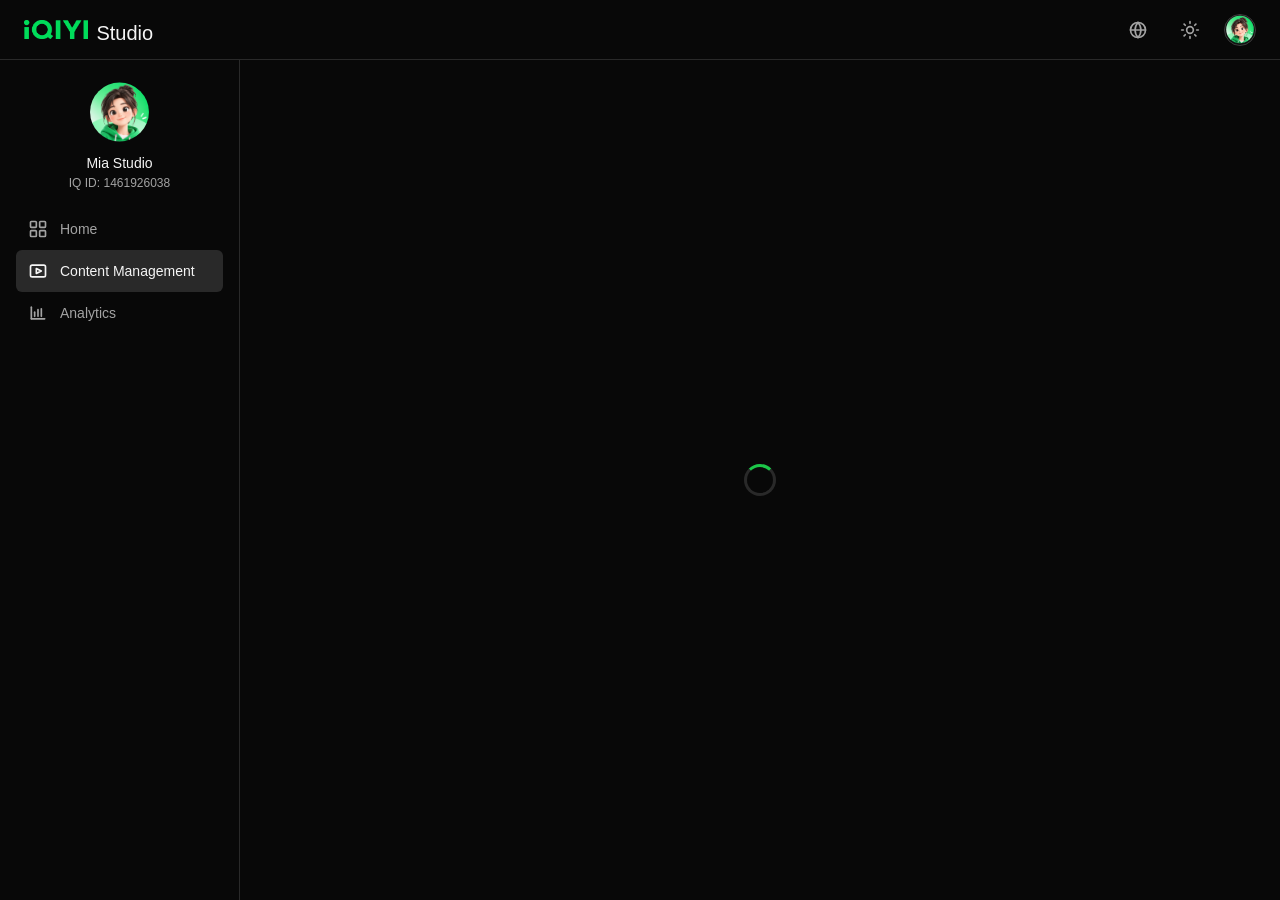
<file: edit2.html>
<!doctype html>
<html lang="zh-CN" data-theme="dark">
  <head>
    <meta charset="UTF-8" />
    <meta name="viewport" content="width=device-width, initial-scale=1.0" />
    <title>Edit Episode 01 details - Studio</title>
    <script>
      (() => {
        const storageKey = "studio-theme";
        const root = document.documentElement;
        try {
          const savedTheme = localStorage.getItem(storageKey);
          const defaultTheme = "dark";
          const theme = savedTheme === "dark" || savedTheme === "light" ? savedTheme : defaultTheme;
          root.dataset.theme = theme;
          root.style.colorScheme = theme;
        } catch (error) {
          root.dataset.theme = "dark";
          root.style.colorScheme = "dark";
        }
      })();
    </script>
    <style>
      :root {
        --content-toolbar-height: 136px;
      }

      * {
        box-sizing: border-box;
      }

      html,
      body {
        height: 100%;
        background: #fafbfc;
        background: var(--page);
      }

      html[data-theme="dark"],
      html[data-theme="dark"] body {
        background: #000000;
        background: var(--color-bg-page);
      }

      body {
        margin: 0;
        overflow: hidden;
        background: var(--page);
        color: var(--text);
        font-family: "Inter var", "Inter", "PingFang SC", "Microsoft YaHei", Arial, sans-serif;
      }

      html.is-resizing *,
      html.is-resizing *::before,
      html.is-resizing *::after {
        transition: none !important;
      }

      html[data-theme="dark"].is-resizing,
      html[data-theme="dark"].is-resizing body,
      html[data-theme="dark"].is-resizing .shell,
      html[data-theme="dark"].is-resizing .workspace,
      html[data-theme="dark"].is-resizing .workspace-inner,
      html[data-theme="dark"].is-resizing .content-view {
        background: var(--color-bg-page);
      }

      html[data-theme="dark"].is-resizing .content-toolbar-frame,
      html[data-theme="dark"].is-resizing .content-toolbar-frame::before {
        background: var(--color-bg-page);
      }

      html[data-theme="dark"].is-resizing .video-list-card,
      html[data-theme="dark"].is-resizing .video-list-header-scroll,
      html[data-theme="dark"].is-resizing .video-list-header,
      html[data-theme="dark"].is-resizing .video-list-table,
      html[data-theme="dark"].is-resizing .video-list-body,
      html[data-theme="dark"].is-resizing .video-row {
        background: var(--color-bg-surface);
      }

      button,
      a {
        font: inherit;
      }

      .topbar {
        position: fixed;
        inset: 0 0 auto 0;
        z-index: 100;
        height: 60px;
        display: flex;
        align-items: center;
        justify-content: space-between;
        gap: 24px;
        padding: 0 24px;
        background: var(--color-bg-page);
        border-bottom: 1px solid var(--line);
      }

      .brand {
        display: flex;
        align-items: center;
        gap: 8px;
        min-width: 0;
        color: inherit;
        text-decoration: none;
        border-radius: var(--radius-small);
      }

      .brand:focus-visible {
        outline: 2px solid var(--color-brand-primary);
        outline-offset: 4px;
      }

      .brand-logo-link {
        display: inline-flex;
        align-items: center;
        border-radius: var(--radius-small);
      }

      .brand-logo-link:focus-visible {
        outline: none;
      }

      .brand-logo {
        display: block;
        width: auto;
        height: 20px;
        object-fit: contain;
        object-position: left center;
      }

      .brand-title {
        transform: translateY(2.5px);
        color: var(--color-text-primary);
        font-size: var(--text-title-2-size);
        line-height: var(--text-title-2-line-height);
        font-weight: 400;
        letter-spacing: 0;
        white-space: nowrap;
      }

      .brand:hover .brand-title,
      .brand:focus-visible .brand-title,
      .brand:active .brand-title { color: var(--color-text-primary); }

      .topbar-actions {
        display: flex;
        align-items: center;
        gap: 16px;
      }

      .language-switch,
      .theme-switch {
        position: relative;
        display: inline-flex;
      }

      .icon-button {
        width: 36px;
        height: 36px;
        display: inline-flex;
        align-items: center;
        justify-content: center;
        padding: 0;
        border: 0;
        border-radius: var(--radius);
        background: transparent;
        color: #60646c;
        cursor: pointer;
      }

      .icon-button:hover {
        background: var(--color-bg-hover);
        color: var(--text);
      }

      .theme-icon {
        width: 20px;
        height: 20px;
      }

      html[data-theme="light"] .theme-icon-sun,
      html[data-theme="dark"] .theme-icon-moon {
        display: none;
      }

      .language-trigger:focus-visible,
      .language-switch.is-open .language-trigger {
        border-color: var(--brand);
      }

      .language-trigger:focus-visible {
        box-shadow: none;
      }

      .language-tooltip,
      .theme-tooltip {
        position: absolute;
        top: calc(100% + 8px);
        left: 50%;
        z-index: 30;
        padding: 5px 8px;
        border-radius: var(--radius-small);
        background: rgba(11, 13, 15, 0.72);
        color: var(--color-text-inverse);
        font-size: var(--text-caption-size);
        line-height: var(--text-caption-line-height);
        white-space: nowrap;
        opacity: 0;
        pointer-events: none;
        transform: translate(-50%, -2px);
        transition: opacity 120ms ease 250ms, transform 120ms ease 250ms;
      }

      .language-switch:hover .language-tooltip,
      .theme-switch:hover .theme-tooltip {
        opacity: 1;
        transform: translate(-50%, 0);
      }

      .language-switch.is-open .language-tooltip,
      .language-switch.suppress-tooltip .language-tooltip,
      .language-switch.tooltip-muted .language-tooltip,
      .theme-switch.tooltip-muted .theme-tooltip,
      .theme-switch.suppress-tooltip .theme-tooltip {
        opacity: 0;
        transform: translate(-50%, -2px);
        transition-delay: 0ms;
      }

      .account-entry {
        position: relative;
        display: inline-flex;
      }

      .account-tooltip {
        position: absolute;
        top: calc(100% + 8px);
        left: 50%;
        z-index: 30;
        padding: 5px 8px;
        border-radius: var(--radius-small);
        background: rgba(11, 13, 15, 0.72);
        color: var(--color-text-inverse);
        font-size: var(--text-caption-size);
        line-height: var(--text-caption-line-height);
        white-space: nowrap;
        opacity: 0;
        pointer-events: none;
        transform: translate(-50%, -2px);
        transition: opacity 120ms ease 250ms, transform 120ms ease 250ms;
      }

      .account-entry:hover .account-tooltip {
        opacity: 1;
        transform: translate(-50%, 0);
      }

      .account-entry.is-open .account-tooltip,
      .account-entry.tooltip-muted .account-tooltip,
      .account-entry.suppress-tooltip .account-tooltip {
        opacity: 0;
        transform: translate(-50%, -2px);
        transition-delay: 0ms;
      }

      .account-menu {
        position: absolute;
        top: calc(100% + 8px);
        right: 0;
        z-index: 40;
        min-width: 224px;
        padding: 6px;
        border: 1px solid var(--line);
        border-radius: var(--radius);
        background: var(--surface);
        box-shadow: 0 8px 20px rgba(20, 23, 26, 0.08);
      }

      .account-menu[hidden] {
        display: none;
      }

      .account-profile {
        display: flex;
        align-items: center;
        gap: 12px;
        padding: 8px 10px 10px;
        border-radius: var(--radius-small);
      }

      .account-profile-avatar-wrap {
        position: relative;
        width: 40px;
        height: 40px;
        flex: 0 0 auto;
        border-radius: var(--radius-full);
        overflow: hidden;
      }

      .account-profile-avatar {
        display: block;
        width: 100%;
        height: 100%;
        border-radius: inherit;
      }

      .account-profile-avatar-overlay {
        position: absolute;
        inset: 0;
        display: grid;
        place-items: center;
        background: rgba(11, 13, 15, 0.64);
        color: var(--color-text-inverse);
        opacity: 0;
        transition: opacity 120ms ease;
      }

      .account-profile-avatar-overlay .icon {
        width: 18px;
        height: 18px;
        stroke-width: 2;
      }

      .account-profile:hover {
        background: var(--color-bg-hover);
      }

      .account-profile:focus-within {
        background: var(--surface);
      }

      .account-profile:hover .account-profile-avatar-overlay,
      .account-profile:focus-within .account-profile-avatar-overlay {
        opacity: 1;
      }

      .account-profile-copy {
        min-width: 0;
      }

      .account-profile-name {
        margin: 0;
        color: var(--text);
        font-size: var(--text-body-size);
        line-height: var(--text-body-line-height);
        font-weight: var(--text-body-medium-weight);
      }

      .account-profile-id {
        margin: 0;
        color: var(--text);
        font-size: var(--text-caption-size);
        line-height: var(--text-caption-line-height);
        font-weight: var(--text-body-medium-weight);
      }

      .account-menu-divider {
        height: 1px;
        margin: 6px 0;
        background: var(--line);
      }

      .account-option {
        width: 100%;
        height: 48px;
        display: flex;
        align-items: center;
        gap: 10px;
        padding: 0 10px;
        border: 1px solid transparent;
        border-radius: var(--radius-small);
        background: transparent;
        color: var(--text);
        cursor: pointer;
        font-size: var(--text-body-size);
        line-height: var(--text-body-line-height);
        font-weight: var(--text-body-medium-weight);
        text-align: left;
      }

      .account-option .icon {
        width: 18px;
        height: 18px;
        stroke-width: 2;
      }

      .account-option:hover {
        background: var(--color-bg-hover);
        color: var(--text);
      }

      .account-option.sign-out {
        color: var(--text);
      }

      .language-menu {
        position: absolute;
        top: calc(100% + 8px);
        right: 0;
        z-index: 40;
        min-width: 132px;
        padding: 6px;
        border: 1px solid var(--line);
        border-radius: var(--radius);
        background: var(--surface);
        box-shadow: 0 8px 20px rgba(20, 23, 26, 0.08);
      }

      .language-menu[hidden] {
        display: none;
      }

      .language-option {
        width: 100%;
        min-height: 34px;
        display: flex;
        align-items: center;
        justify-content: space-between;
        gap: 12px;
        padding: 0 10px;
        border: 0;
        border-radius: var(--radius-small);
        background: transparent;
        color: #3f3f46;
        cursor: pointer;
        font-size: var(--text-body-size);
        line-height: var(--text-body-line-height);
        font-weight: var(--text-body-medium-weight);
        text-align: left;
      }

      .language-option:hover {
        background: var(--color-bg-hover);
        color: var(--text);
      }

      .language-option[aria-selected="true"] {
        background: var(--color-status-success-bg);
        color: var(--brand-600);
        font-weight: var(--text-body-medium-weight);
      }

      .language-option[aria-selected="true"]:hover {
        background: #e4f6eb;
        color: var(--brand-600);
      }

      .avatar-button {
        width: 32px;
        height: 32px;
        padding: 0;
        border: 1px solid var(--color-border-subtle);
        border-radius: var(--radius-full);
        background: var(--surface);
        cursor: pointer;
      }

      .avatar-button:focus-visible,
      .icon-button:focus-visible,
      .upload-button:focus-visible,
      .nav-link:focus-visible {
        outline: none;
      }

      .avatar-button:focus-visible,
      .icon-button:focus-visible,
      .upload-button:focus-visible {
        border-color: var(--brand);
      }

      .avatar {
        display: block;
        width: 100%;
        height: 100%;
        border-radius: var(--radius-full);
      }

      .sidebar {
        position: fixed;
        top: 60px;
        bottom: 0;
        left: 0;
        z-index: 90;
        width: 240px;
        display: flex;
        flex-direction: column;
        gap: 0;
        padding: 20px 16px;
        background: var(--color-bg-page);
        border-right: 1px solid var(--line);
      }

      .sidebar-profile { width: 100%; display: flex; flex-direction: column; align-items: center; gap: 8px; padding: 0 12px 16px; margin-bottom: 0; text-align: center; }
      .sidebar-profile-avatar { width: 64px; height: 64px; display: block; border-radius: var(--radius-full); }
      .avatar, .account-profile-avatar, .sidebar-profile-avatar { clip-path: circle(46% at 50% 50%); }
      .sidebar-profile-copy { min-width: 0; width: 100%; }
      .sidebar-profile-name, .sidebar-profile-id { margin: 0; overflow: hidden; text-overflow: ellipsis; white-space: nowrap; }
      .sidebar-profile-name { color: var(--color-text-primary); font-size: var(--text-body-size); line-height: var(--text-body-line-height); font-weight: var(--text-body-medium-weight); }
      .sidebar-profile-id { color: var(--color-text-secondary); font-size: 12px; line-height: 18px; }

      .upload-button {
        width: 100%;
        min-height: 42px;
        display: inline-flex;
        align-items: center;
        justify-content: center;
        gap: 10px;
        border: 0;
        border-radius: var(--radius);
        background: var(--brand);
        color: var(--color-text-inverse);
        font-size: var(--text-body-size);
        line-height: var(--text-body-line-height);
        font-weight: var(--text-body-medium-weight);
        cursor: pointer;
        margin-bottom: 24px;
        transition: transform 160ms ease, box-shadow 160ms ease, background 160ms ease;
      }

      .upload-button:hover {
        background: var(--color-action-primary-hover);
        box-shadow: 0 10px 22px rgba(28, 199, 73, 0.24);
      }

      .upload-button:active {
        transform: translateY(1px);
      }

      .nav-list {
        display: grid;
        row-gap: 0;
        column-gap: 0;
        margin: 0;
        padding: 0;
        list-style: none;
        scrollbar-width: none;
        -ms-overflow-style: none;
      }

      .nav-list::-webkit-scrollbar {
        display: none;
      }

      .nav-link {
        min-height: 42px;
        display: flex;
        align-items: center;
        gap: 12px;
        padding: 0 12px;
        border-radius: var(--radius);
        color: rgb(113, 113, 122);
        text-decoration: none;
        font-size: var(--text-body-size);
        line-height: var(--text-body-line-height);
        font-weight: var(--text-body-medium-weight);
        transition: background 120ms ease, color 120ms ease, transform 120ms ease;
      }

      .nav-link:hover {
        background: var(--nav-hover);
        color: var(--text);
      }

      .nav-link:active {
        background: var(--nav-active);
        color: #14171a;
        transform: translateY(1px);
      }

      .nav-link[aria-current="page"] {
        background: var(--nav-active);
        color: #14171a;
        font-weight: var(--text-body-medium-weight);
      }

      .icon {
        width: 20px;
        height: 20px;
        flex: 0 0 auto;
        stroke: currentColor;
        stroke-width: 2;
        stroke-linecap: round;
        stroke-linejoin: round;
        fill: none;
      }

      .shell {
        position: relative;
        height: 100%;
        padding: 60px 0 0 240px;
      }

      .main-loading {
        position: fixed;
        inset: 60px 0 0 240px;
        z-index: 80;
        display: none;
        place-items: center;
        background: var(--page);
      }

      .shell.is-loading .main-loading {
        display: grid;
      }

      .shell.is-loading .workspace {
        visibility: hidden;
        pointer-events: none;
      }

      .loading-ring {
        width: 32px;
        height: 32px;
        border: 3px solid var(--color-border-subtle);
        border-top-color: var(--brand);
        border-radius: var(--radius-full);
        animation: loading-spin 0.8s linear infinite;
      }

      @keyframes loading-spin {
        to {
          transform: rotate(360deg);
        }
      }

      .workspace {
        height: 100%;
        overflow: auto;
        padding: 28px;
        scrollbar-gutter: stable;
        scrollbar-color: var(--color-border-subtle) var(--page);
        scrollbar-width: thin;
      }

      .workspace::-webkit-scrollbar {
        width: 12px;
        height: 12px;
      }

      .workspace::-webkit-scrollbar-track {
        background: var(--page);
      }

      .workspace::-webkit-scrollbar-thumb {
        border: 3px solid var(--page);
        border-radius: var(--radius-full);
        background: var(--color-border-subtle);
      }

      .workspace-inner {
        min-height: 460px;
        display: grid;
        align-content: start;
        row-gap: 0;
        column-gap: 0;
        padding: 0;
      }

      .content-toolbar-frame {
        position: sticky;
        top: 0;
        z-index: 30;
        display: grid;
        row-gap: 20px;
        column-gap: 20px;
        margin: 0 -28px;
        padding: 16px 28px;
        background: var(--page);
      }

      .content-toolbar-frame::before {
        content: "";
        position: absolute;
        right: 0;
        bottom: 100%;
        left: 0;
        height: 20px;
        background: var(--page);
        pointer-events: none;
      }

      .content-menu {
        position: relative;
        height: 48px;
        display: flex;
        align-items: center;
        gap: 28px;
        min-width: 0;
        margin: 0;
        padding: 0;
        list-style: none;
        overflow-x: auto;
        scrollbar-width: none;
        -ms-overflow-style: none;
      }

      .content-menu::after {
        content: "";
        position: absolute;
        right: 0;
        bottom: 0;
        left: 0;
        height: 1px;
        background: var(--line);
      }

      .content-menu-link {
        position: relative;
        height: 48px;
        display: inline-flex;
        align-items: center;
        justify-content: center;
        padding: 0;
        border: 0;
        background: transparent;
        color: var(--color-text-secondary);
        cursor: pointer;
        text-decoration: none;
        font-size: var(--text-body-large-size);
        line-height: var(--text-body-large-line-height);
        font-weight: var(--text-body-medium-weight);
        white-space: nowrap;
      }

      .content-menu-link:hover {
        color: var(--text);
      }

      .content-menu-link[aria-selected="true"] {
        color: #14171a;
        font-weight: var(--text-body-medium-weight);
      }

      .content-menu-link[aria-selected="true"]::after {
        content: "";
        position: absolute;
        right: 0;
        bottom: 0;
        left: 0;
        z-index: 1;
        height: 2px;
        border-radius: var(--radius-full);
        background: var(--brand);
      }

      .content-menu-link:focus-visible {
        outline: none;
      }

      .episode-tabs-frame {
        margin: 0;
      }

      .episode-tabs-frame .content-menu {
        height: 44px;
        gap: 24px;
      }

      .episode-tabs-frame .content-menu-link {
        height: 44px;
        font-size: var(--text-body-size);
        line-height: var(--text-body-line-height);
      }

      .content-view {
        min-width: 0;
        display: grid;
        gap: 16px;
        margin-top: 0;
        padding-bottom: 120px;
      }

      .content-panel[hidden] {
        display: none;
      }

      .content-filters {
        display: flex;
        flex-wrap: wrap;
        align-items: center;
        gap: 12px;
      }

      .filter-group {
        position: relative;
        display: inline-flex;
      }

      .filter-control,
      .search-control {
        min-height: 36px;
        display: inline-flex;
        align-items: center;
        gap: 8px;
        border: 1px solid var(--line);
        border-radius: var(--radius);
        background: var(--surface);
        color: #3f3f46;
        font-size: var(--text-body-size);
        line-height: var(--text-body-line-height);
        font-weight: var(--text-body-medium-weight);
      }

      .filter-control {
        gap: 6px;
        padding: 0 10px;
        cursor: pointer;
      }

      .filter-control .icon {
        width: 16px;
        height: 16px;
        color: var(--muted);
      }

      .filter-control:hover {
        background: var(--color-bg-hover);
      }

      .filter-control:focus-visible,
      .search-control:focus-within,
      .row-action:focus-visible {
        outline: none;
      }

      .filter-control:focus-visible,
      .filter-control[aria-expanded="true"],
      .search-control:focus-within,
      .row-action:focus-visible {
        border-color: var(--brand);
      }

      .filter-label {
        flex: 0 0 auto;
        color: var(--muted);
        font-weight: var(--text-body-medium-weight);
        white-space: nowrap;
      }

      .filter-value {
        min-width: 0;
        display: inline-flex;
        flex: 1 1 auto;
        align-items: center;
        justify-content: flex-end;
        color: var(--text);
        font-weight: var(--text-body-medium-weight);
        white-space: nowrap;
      }

      .filter-menu {
        position: absolute;
        top: calc(100% + 6px);
        left: 0;
        z-index: 50;
        min-width: 156px;
        padding: 6px;
        border: 1px solid var(--line);
        border-radius: var(--radius);
        background: var(--surface);
        box-shadow: 0 8px 20px rgba(20, 23, 26, 0.08);
      }

      .filter-menu[hidden] {
        display: none;
      }

      .filter-option {
        width: 100%;
        min-height: 34px;
        display: flex;
        align-items: center;
        padding: 0 10px;
        border: 0;
        border-radius: var(--radius-small);
        background: transparent;
        color: rgb(113, 113, 122);
        cursor: pointer;
        font-size: var(--text-body-size);
        line-height: var(--text-body-line-height);
        font-weight: var(--text-body-medium-weight);
        text-align: left;
      }

      .filter-option:hover {
        background: var(--color-bg-hover);
        color: var(--text);
      }

      .filter-option[aria-selected="true"] {
        color: #14171a;
      }

      .search-control {
        flex: 0 0 300px;
        margin-left: auto;
        width: 300px;
        max-width: 100%;
        padding: 0 10px;
      }

      .search-control:hover {
        background: var(--color-bg-hover);
      }

      .search-control:focus-within {
        background: var(--surface);
      }

      .search-control .icon {
        width: 16px;
        height: 16px;
        color: var(--muted);
      }

      .search-input {
        width: 100%;
        min-width: 0;
        border: 0;
        outline: none;
        background: transparent;
        color: var(--text);
        font: inherit;
        font-weight: var(--text-body-medium-weight);
      }

      .search-input::placeholder {
        color: var(--color-text-disabled);
        font-weight: var(--text-body-medium-weight);
      }

      .search-input::-webkit-search-cancel-button {
        display: none;
      }

      .search-clear {
        width: 24px;
        height: 24px;
        display: inline-flex;
        align-items: center;
        justify-content: center;
        flex: 0 0 auto;
        padding: 0;
        border: 0;
        border-radius: var(--radius-small);
        background: transparent;
        color: var(--muted);
        cursor: pointer;
      }

      .search-clear:hover {
        background: var(--color-bg-hover);
        color: var(--text);
      }

      .search-clear:focus-visible {
        outline: none;
        color: var(--text);
      }

      .search-clear[hidden] {
        display: none;
      }

      .search-clear .icon {
        width: 16px;
        height: 16px;
        stroke-width: 2;
      }

      .video-list-card {
        min-width: 0;
        overflow: visible;
        border: 1px solid var(--line);
        border-radius: var(--radius);
        background: var(--surface);
      }

      .video-list-header-scroll {
        position: sticky;
        top: var(--content-toolbar-height);
        z-index: 29;
        box-sizing: border-box;
        width: calc(100% + 2px);
        margin: -1px -1px 0;
        overflow: hidden;
        border: 1px solid var(--line);
        border-radius: var(--radius) var(--radius) 0 0;
        background: var(--surface);
        box-shadow: 0 -24px 0 0 var(--page);
      }

      .video-list-scroll {
        overflow-x: auto;
        overflow-y: hidden;
        scrollbar-width: thin;
      }

      .video-list-table,
      .video-list-header {
        min-width: 1020px;
      }

      .video-list-header,
      .video-row {
        display: grid;
        grid-template-columns: minmax(312px, 1.5fr) 144px 168px 136px 150px;
        column-gap: 20px;
        align-items: center;
      }

      .video-list-header {
        min-height: 42px;
        padding: 0 16px;
        background: var(--surface);
        color: var(--muted);
        font-size: var(--text-caption-size);
        line-height: var(--text-caption-line-height);
        font-weight: var(--text-body-medium-weight);
      }

      .video-list-header > :nth-child(n + 2) {
        justify-self: center;
        text-align: center;
      }

      .video-row > :nth-child(n + 2) {
        justify-self: stretch;
        width: 100%;
        text-align: center;
      }

      .video-row {
        min-height: 104px;
        padding: 16px;
        border-top: 1px solid var(--line);
      }

      .video-row:hover {
        background: var(--color-bg-hover);
      }

      .video-list-body .video-row:first-child {
        border-top: 0;
      }

      .video-empty-state {
        min-height: 240px;
        display: grid;
        place-items: center;
        padding: 48px 16px;
        border-top: 1px solid var(--line);
        color: var(--muted);
        font-size: var(--text-body-size);
        line-height: var(--text-body-line-height);
        font-weight: var(--text-body-medium-weight);
        text-align: center;
      }

      .video-list-header > :first-child,
      .video-main {
        position: sticky;
        left: 16px;
        z-index: 2;
        background: var(--surface);
        box-shadow: none;
      }

      .video-row:hover .video-main {
        background: var(--color-bg-subtle);
      }

      .video-list-header > :first-child {
        z-index: 21;
      }

      .video-list-card.is-scrolled-x .video-list-header > :first-child,
      .video-list-card.is-scrolled-x .video-main {
        box-shadow: 1px 0 0 rgba(237, 240, 242, 0.92), 10px 0 14px -14px rgba(20, 23, 26, 0.22);
      }

      html[data-theme="dark"] .video-list-card.is-scrolled-x .video-list-header > :first-child,
      html[data-theme="dark"] .video-list-card.is-scrolled-x .video-main {
        box-shadow: 1px 0 0 var(--color-border-default), 10px 0 14px -14px rgba(0, 0, 0, 0.58);
      }

      .video-main {
        min-width: 0;
        display: flex;
        align-items: center;
        gap: 16px;
      }

      .video-thumb {
        position: relative;
        width: 128px;
        aspect-ratio: 16 / 9;
        flex: 0 0 auto;
        overflow: hidden;
        border-radius: var(--radius-small);
        background: linear-gradient(135deg, #20242a, #626d78 48%, #d7dde3);
      }

      .video-thumb.short {
        background: linear-gradient(135deg, #0f3b2a, #2f8f62 52%, #d2f5e2);
      }

      .video-thumb.comic-drama {
        background: linear-gradient(135deg, #2f243f, #8f679f 52%, #ead7ef);
      }

      .video-thumb.drama {
        background: linear-gradient(135deg, #3b2d1f, #9a7045 52%, #f0ddc6);
      }

      .video-thumb.anime {
        background: linear-gradient(135deg, #293241, #5f6f89 52%, #dde3ee);
      }

      .video-thumb.movie {
        background: linear-gradient(135deg, #1f2d44, #4e7aa6 52%, #d6e4f0);
      }

      .video-thumb.draft::before {
        content: "";
        position: absolute;
        inset: 0;
        z-index: 3;
        background: rgba(255, 255, 255, 0.74);
      }

      .video-duration {
        position: absolute;
        right: 6px;
        bottom: 6px;
        z-index: 2;
        padding: 2px 5px;
        border-radius: var(--radius-small);
        background: rgba(11, 13, 15, 0.74);
        color: var(--color-text-inverse);
        font-size: var(--text-caption-size);
        line-height: var(--text-caption-line-height);
        font-weight: var(--text-body-medium-weight);
        white-space: nowrap;
      }

      .video-copy {
        min-width: 0;
        flex: 1 1 0;
      }

      .video-title {
        margin: 0;
        overflow: hidden;
        color: var(--text);
        font-size: var(--text-body-size);
        line-height: 20px;
        font-weight: var(--text-body-medium-weight);
        text-overflow: ellipsis;
        white-space: nowrap;
      }

      .video-subtitle {
        margin: 7px 0 0;
        overflow: hidden;
        color: var(--muted);
        font-size: var(--text-caption-size);
        line-height: var(--text-caption-line-height);
        font-weight: var(--text-body-medium-weight);
        text-overflow: ellipsis;
        white-space: nowrap;
      }

      .video-tags,
      .row-actions {
        display: flex;
        flex-wrap: wrap;
        align-items: center;
        gap: 8px;
      }

      .video-tags {
        margin-top: 10px;
      }

      .type-tag,
      .status-pill {
        min-height: 24px;
        display: inline-flex;
        align-items: center;
        border-radius: var(--radius-full);
        font-size: var(--text-caption-size);
        line-height: var(--text-caption-line-height);
        font-weight: var(--text-body-medium-weight);
      }

      .type-tag {
        padding: 0 9px;
        background: #f2f4f7;
        color: var(--color-text-tertiary);
      }

      .type-tag.short {
        background: #e9f8ed;
        color: var(--brand-600);
      }

      .type-tag.comic-drama {
        background: #f4eafa;
        color: #7e3f98;
      }

      .type-tag.drama {
        background: #fff3e6;
        color: #9a4d0f;
      }

      .type-tag.anime {
        background: #edf1f7;
        color: #475569;
      }

      .type-tag.movie {
        background: #eaf3fb;
        color: #245f91;
      }

      .status-pill {
        min-height: 16px;
        justify-content: center;
        column-gap: 4px;
        width: fit-content;
        padding: 0;
        background: transparent;
        color: var(--brand-600);
        font-size: var(--text-caption-size);
        line-height: var(--text-caption-line-height);
        text-align: center;
        white-space: nowrap;
      }

      .status-pill .icon {
        width: 16px;
        height: 16px;
        stroke-width: 2;
      }

      .video-row > .status-pill {
        justify-self: stretch;
        width: 100%;
      }

      .filter-value .status-pill,
      .filter-option .status-pill {
        min-height: 20px;
        font-size: var(--text-body-size);
        line-height: var(--text-body-line-height);
      }

      .status-pill.draft {
        background: transparent;
        color: var(--color-text-tertiary);
      }

      .status-pill.publish {
        background: transparent;
        color: var(--brand-600);
      }

      .status-pill.offline {
        background: transparent;
        color: #9a4d0f;
      }

      .status-text,
      .updated-time {
        margin: 2px 0 0;
        color: var(--text);
        font-size: var(--text-caption-size);
        line-height: var(--text-caption-line-height);
        font-weight: var(--text-body-medium-weight);
        text-align: center;
      }

      .video-row > .row-actions {
        justify-content: center;
      }

      .row-action {
        min-height: 34px;
        display: inline-flex;
        align-items: center;
        justify-content: center;
        padding: 0 12px;
        border: 1px solid var(--line);
        border-radius: var(--radius);
        background: var(--surface);
        color: #3f3f46;
        cursor: pointer;
        font-size: var(--text-body-size);
        line-height: var(--text-body-line-height);
        font-weight: var(--text-body-medium-weight);
        text-decoration: none;
      }

      .row-action:hover {
        background: var(--color-bg-hover);
        color: var(--text);
      }

      .row-action.icon-only {
        width: 34px;
        padding: 0;
        background: transparent;
        color: var(--muted);
      }

      .row-action.icon-only .icon {
        width: 18px;
        height: 18px;
      }

      .row-action.icon-only:hover {
        background: var(--color-bg-hover);
        color: #3f3f46;
      }

      .pagination {
        display: flex;
        flex-wrap: wrap;
        justify-content: flex-end;
        align-items: center;
        gap: 8px;
        padding: 0;
        color: var(--text);
        font-size: var(--text-caption-size);
        line-height: var(--text-caption-line-height);
        font-weight: var(--text-body-medium-weight);
      }

      .pagination-range {
        color: #3f3f46;
        font-size: var(--text-body-size);
        line-height: var(--text-body-line-height);
        font-weight: var(--text-body-medium-weight);
        white-space: nowrap;
      }

      .page-size-select {
        position: relative;
        height: 34px;
        display: inline-flex;
        align-items: center;
        margin-left: 4px;
      }

      .page-size-trigger {
        height: 34px;
        display: inline-flex;
        align-items: center;
        gap: 6px;
        padding: 0 12px;
        border: 1px solid var(--line);
        border-radius: var(--radius);
        background: var(--surface);
        color: #3f3f46;
        cursor: pointer;
        font-size: var(--text-body-size);
        line-height: var(--text-body-line-height);
        font-weight: var(--text-body-medium-weight);
        white-space: nowrap;
      }

      .page-size-trigger:hover {
        background: var(--color-bg-hover);
        color: var(--text);
      }

      .page-size-select.open .page-size-trigger {
        background: var(--surface);
        color: var(--text);
      }

      .page-size-trigger:focus-visible,
      .page-size-select.open .page-size-trigger {
        border-color: var(--brand);
      }

      .page-size-trigger .icon {
        width: 16px;
        height: 16px;
        stroke-width: 2;
        transition: transform 160ms ease;
      }

      .page-size-select.open .page-size-trigger .icon {
        transform: rotate(180deg);
      }

      .page-size-trigger:focus-visible,
      .pagination-button:focus-visible {
        outline: none;
        border-color: var(--brand);
      }

      .page-size-menu {
        position: absolute;
        right: 0;
        bottom: calc(100% + 6px);
        z-index: 50;
        min-width: 132px;
        padding: 6px;
        border: 1px solid var(--line);
        border-radius: var(--radius);
        background: var(--surface);
        box-shadow: 0 8px 20px rgba(20, 23, 26, 0.08);
      }

      .page-size-menu[hidden] {
        display: none;
      }

      .page-size-option {
        width: 100%;
        min-height: 34px;
        display: flex;
        align-items: center;
        justify-content: space-between;
        gap: 12px;
        padding: 0 10px;
        border: 0;
        border-radius: var(--radius-small);
        background: transparent;
        color: rgb(113, 113, 122);
        cursor: pointer;
        font-size: var(--text-body-size);
        line-height: var(--text-body-line-height);
        font-weight: var(--text-body-medium-weight);
        text-align: left;
      }

      .page-size-option:hover {
        background: var(--color-bg-hover);
        color: var(--text);
      }

      .page-size-option.selected {
        color: #14171a;
      }

      .pagination-controls {
        display: inline-flex;
        align-items: center;
        gap: 8px;
      }

      .pagination-pages {
        display: inline-flex;
        align-items: center;
        gap: 8px;
      }

      .pagination-button {
        width: 34px;
        height: 34px;
        display: inline-flex;
        align-items: center;
        justify-content: center;
        padding: 0;
        border: 1px solid var(--line);
        border-radius: var(--radius);
        background: var(--surface);
        color: rgb(113, 113, 122);
        cursor: pointer;
        font-size: var(--text-body-size);
        line-height: var(--text-body-line-height);
        font-weight: var(--text-body-medium-weight);
      }

      .pagination-button:not(.current):not(:disabled):hover {
        background: var(--color-bg-hover);
        color: var(--text);
      }

      .pagination-button.current {
        color: var(--text);
        background: var(--surface);
      }

      .pagination-button:disabled {
        background: var(--surface);
        color: #c4c4cc;
        cursor: not-allowed;
      }

      .pagination-button .icon {
        width: 16px;
        height: 16px;
        stroke-width: 2;
      }

      .video-list-scroll::-webkit-scrollbar {
        height: 4px;
      }

      .video-list-scroll::-webkit-scrollbar-track {
        background: transparent;
      }

      .video-list-scroll::-webkit-scrollbar-thumb {
        border-radius: var(--radius-full);
        background: #d4d4d8;
      }

      html[data-theme="dark"] .video-list-scroll::-webkit-scrollbar-thumb {
        background: var(--color-border-subtle);
      }

      .content-menu::-webkit-scrollbar {
        display: none;
      }

      .content-menu {
        scrollbar-width: none;
      }

      .content-menu::-webkit-scrollbar-track {
        background: transparent;
      }

      .content-menu::-webkit-scrollbar-thumb {
        border-radius: var(--radius-full);
        background: #d4d4d8;
      }

      .edit-page .content-toolbar-frame,
      .edit-page .content-view {
        display: none;
      }

      .edit-page .workspace-inner {
        gap: 24px;
        padding: 28px 0 120px;
      }

      .edit-heading-row {
        display: flex;
        align-items: center;
        justify-content: space-between;
        gap: 20px;
      }

      .edit-title-group {
        min-width: 0;
        display: flex;
        flex-wrap: wrap;
        align-items: center;
        gap: 12px;
      }

      .edit-title {
        margin: 0;
        color: var(--text);
        font-size: var(--text-title-1-size);
        line-height: var(--text-title-1-line-height);
        font-weight: var(--text-body-medium-weight);
        letter-spacing: 0;
      }

      .edit-category-tag {
        min-height: 28px;
        display: inline-flex;
        align-items: center;
        padding: 0 10px;
        border-radius: var(--radius-full);
        background: #eaf3fb;
        color: #245f91;
        font-size: var(--text-caption-size);
        line-height: var(--text-caption-line-height);
        font-weight: var(--text-body-medium-weight);
      }

      .edit-actions {
        display: flex;
        align-items: center;
        gap: 8px;
      }

      .edit-action {
        min-height: 36px;
        display: inline-flex;
        align-items: center;
        justify-content: center;
        gap: 8px;
        padding: 0 12px;
        border: 1px solid var(--line);
        border-radius: var(--radius);
        background: var(--surface);
        color: #3f3f46;
        cursor: pointer;
        font-size: var(--text-body-size);
        line-height: var(--text-body-line-height);
        font-weight: var(--text-body-medium-weight);
        white-space: nowrap;
      }

      .edit-action:hover {
        background: var(--color-bg-hover);
        color: var(--text);
      }

      .edit-action:disabled,
      .edit-action:disabled:hover {
        border-color: var(--line);
        background: #f4f5f6;
        color: var(--color-text-disabled);
        cursor: not-allowed;
      }

      .edit-action[hidden] {
        display: none;
      }

      .edit-action:focus-visible,
      .field-control:focus,
      .textarea-control:focus,
      .select-control:focus {
        outline: none;
        border-color: var(--brand);
      }

      .edit-action.primary {
        border-color: var(--brand);
        background: var(--brand);
        color: var(--color-text-inverse);
      }

      .edit-action.primary:hover {
        border-color: var(--color-action-primary-hover);
        background: var(--color-action-primary-hover);
        color: var(--color-text-inverse);
      }

      .edit-action.primary:disabled,
      .edit-action.primary:disabled:hover {
        border-color: var(--line);
        background: #f4f5f6;
        color: var(--color-text-disabled);
      }

      .edit-action.icon-only {
        width: 36px;
        padding: 0;
      }

      .edit-action .icon {
        width: 16px;
        height: 16px;
      }

      .edit-layout {
        display: grid;
        grid-template-columns: minmax(0, 2fr) minmax(320px, 1fr);
        gap: 20px;
        align-items: start;
      }

      .edit-form,
      .preview-column {
        min-width: 0;
        display: grid;
        gap: 16px;
      }

      .form-section,
      .preview-card,
      .episode-card {
        min-width: 0;
        border: 1px solid var(--line);
        border-radius: var(--radius);
        background: var(--surface);
      }

      .form-section {
        padding: 20px;
      }

      .section-title {
        margin: 0 0 18px;
        color: var(--text);
        font-size: var(--text-body-large-size);
        line-height: var(--text-body-large-line-height);
        font-weight: var(--text-body-medium-weight);
      }

      .section-title-row {
        display: flex;
        align-items: center;
        justify-content: space-between;
        gap: 12px;
        margin: 0 0 12px;
      }

      .section-title-row .section-title {
        margin: 0;
      }

      .subtitle-title-actions {
        display: inline-flex;
        align-items: center;
        gap: 8px;
        flex-wrap: wrap;
      }

      .form-grid {
        display: grid;
        grid-template-columns: repeat(2, minmax(0, 1fr));
        gap: 18px 16px;
      }

      .distribution-grid {
        grid-template-columns: 1fr;
      }

      .form-field {
        min-width: 0;
        display: grid;
        gap: 8px;
      }

      .form-field.full {
        grid-column: 1 / -1;
      }

      .field-label {
        color: #3f3f46;
        font-size: var(--text-caption-size);
        line-height: var(--text-caption-line-height);
        font-weight: var(--text-body-medium-weight);
      }

      .field-label.required::after {
        content: "*";
        margin-left: 4px;
        color: var(--danger, #d92d20);
      }

      .field-label-row {
        min-height: 24px;
        display: flex;
        align-items: center;
        justify-content: space-between;
        gap: 12px;
      }

      .multilingual-button {
        min-height: 26px;
        display: inline-flex;
        align-items: center;
        gap: 6px;
        padding: 0 8px;
        border: 1px solid var(--line);
        border-radius: var(--radius);
        background: var(--surface);
        color: #3f3f46;
        cursor: pointer;
        font-size: var(--text-caption-size);
        line-height: var(--text-caption-line-height);
        font-weight: var(--text-body-medium-weight);
        white-space: nowrap;
      }

      .multilingual-button:hover {
        background: var(--color-bg-hover);
        color: var(--text);
      }

      .multilingual-button:focus-visible {
        outline: none;
        border-color: var(--brand);
      }

      .multilingual-button .icon {
        width: 14px;
        height: 14px;
      }

      .field-control,
      .textarea-control,
      .select-control {
        width: 100%;
        border: 1px solid var(--line);
        border-radius: var(--radius);
        background: var(--surface);
        color: var(--text);
        font-family: inherit;
        font-size: var(--text-body-size);
        line-height: var(--text-body-line-height);
        font-weight: var(--text-body-medium-weight);
      }

      .field-control,
      .select-control {
        height: 38px;
        padding: 0 11px;
      }

      .textarea-control {
        min-height: 96px;
        resize: vertical;
        padding: 9px 11px 28px;
      }

      .field-control::placeholder,
      .textarea-control::placeholder {
        color: var(--color-text-disabled);
        font-weight: var(--text-body-medium-weight);
      }

      .field-control.is-invalid,
      .textarea-control.is-invalid,
      .translation-input.is-invalid,
      .translation-textarea.is-invalid {
        border-color: var(--danger, #d92d20);
      }

      .cover-uploader.is-invalid .cover-preview {
        border-color: var(--danger, #d92d20);
        box-shadow: 0 0 0 2px rgba(217, 45, 32, 0.12);
      }

      .tag-checkbox-grid.is-invalid .iqb-checkbox-box {
        border-color: var(--danger, #d92d20);
        box-shadow: none;
      }

      .iqb-radio-group.is-invalid .iqb-radio-mark,
      .iqb-select-trigger.is-invalid {
        border-color: var(--danger, #d92d20);
      }

      .limited-field {
        position: relative;
      }

      .limited-field .field-control {
        padding-right: 64px;
      }

      .field-meta {
        position: absolute;
        right: 10px;
        bottom: 8px;
        left: 10px;
        pointer-events: none;
        min-height: 16px;
        display: flex;
        justify-content: space-between;
        gap: 12px;
        color: var(--muted);
        font-size: var(--text-caption-size);
        line-height: var(--text-caption-line-height);
        font-weight: var(--text-body-medium-weight);
      }

      .field-error,
      .translation-error {
        color: var(--danger, #d92d20);
      }

      .field-error,
      .translation-error {
        display: block;
        margin-top: 0;
        font-size: var(--text-caption-size);
        line-height: var(--text-caption-line-height);
        font-weight: var(--text-body-medium-weight);
      }

      .limit-error:empty,
      .limit-error[hidden] {
        display: none;
      }

      .limit-error {
        min-width: 0;
        overflow: hidden;
        text-overflow: ellipsis;
        white-space: nowrap;
      }

      .char-count {
        margin-left: auto;
        white-space: nowrap;
      }

      .cover-uploader {
        display: grid;
        grid-template-columns: minmax(0, 1fr);
        gap: 16px;
        align-items: start;
      }

      .subtitle-upload {
        display: grid;
        gap: 12px;
        width: 100%;
      }

      .upload-file-button {
        position: relative;
        width: fit-content;
        overflow: hidden;
      }

      .upload-trigger-input {
        position: absolute;
        inset: 0;
        width: 100%;
        height: 100%;
        opacity: 0;
        cursor: pointer;
      }

      .upload-file-list {
        display: grid;
        gap: 8px;
        width: 100%;
        margin: 0;
        padding: 0;
        list-style: none;
      }

      .upload-file-item {
        min-height: 42px;
        display: grid;
        grid-template-columns: 18px minmax(0, 1fr) auto auto auto;
        align-items: center;
        gap: 8px;
        padding: 8px 10px;
        border: 1px solid var(--line);
        border-radius: var(--radius);
        background: var(--surface);
      }

      .upload-file-icon {
        width: 18px;
        height: 18px;
        display: inline-flex;
        align-items: center;
        justify-content: center;
        color: var(--color-text-secondary);
      }

      .upload-file-icon svg,
      .spec-icon {
        width: 18px;
        height: 18px;
        fill: none;
        stroke: currentColor;
        stroke-linecap: round;
        stroke-linejoin: round;
        stroke-width: 1.8;
      }

      .upload-file-main {
        min-width: 0;
      }

      .upload-file-name {
        display: block;
        overflow: hidden;
        color: #3f3f46;
        font-size: var(--text-caption-size);
        line-height: var(--text-caption-line-height);
        font-weight: var(--text-body-medium-weight);
        text-overflow: ellipsis;
        white-space: nowrap;
      }

      .upload-file-status {
        min-width: 54px;
        display: inline-flex;
        align-items: center;
        justify-content: flex-end;
        gap: 4px;
        color: var(--muted);
        font-size: var(--text-caption-size);
        line-height: var(--text-caption-line-height);
        font-weight: var(--text-body-medium-weight);
        text-align: right;
        white-space: nowrap;
      }

      .upload-file-status.success {
        color: var(--brand-600);
      }

      .upload-file-status.success::before {
        content: "";
        width: 7px;
        height: 12px;
        border-right: 1.8px solid currentColor;
        border-bottom: 1.8px solid currentColor;
        transform: rotate(45deg) translateY(-1px);
      }

      .upload-file-status.loading {
        color: var(--color-text-secondary);
      }

      .upload-file-status.error {
        color: var(--color-status-error);
      }

      .upload-loading-ring {
        width: 14px;
        height: 14px;
        display: inline-block;
        border: 1.6px solid var(--color-border-subtle);
        border-top-color: var(--brand);
        border-radius: var(--radius-full);
        animation: upload-loading-spin 0.72s linear infinite;
      }

      @keyframes upload-loading-spin {
        to {
          transform: rotate(360deg);
        }
      }

      .upload-file-retry {
        min-height: 28px;
        display: inline-flex;
        align-items: center;
        justify-content: center;
        padding: 0 8px;
        border: 1px solid var(--line);
        border-radius: var(--radius);
        background: var(--surface);
        color: #3f3f46;
        cursor: pointer;
        font-size: var(--text-caption-size);
        line-height: var(--text-caption-line-height);
        font-weight: var(--text-body-medium-weight);
        white-space: nowrap;
      }

      .upload-file-retry:hover {
        border-color: #cfd5dc;
        background: var(--color-bg-hover);
        color: var(--text);
      }

      .upload-file-retry:focus-visible,
      .upload-file-remove:focus-visible,
      .upload-file-button:focus-within {
        outline: none;
        border-color: var(--brand);
      }

      .upload-file-remove {
        width: 24px;
        height: 24px;
        display: inline-flex;
        align-items: center;
        justify-content: center;
        padding: 0;
        border: 0;
        border-radius: var(--radius);
        background: transparent;
        color: var(--color-text-disabled);
        cursor: pointer;
      }

      .upload-file-remove:hover {
        background: var(--color-status-error-bg);
        color: var(--color-status-error);
      }

      .upload-file-remove .spec-icon {
        width: 16px;
        height: 16px;
      }

      .subtitle-card-list {
        display: grid;
        gap: 8px;
        width: 100%;
        margin: 0;
        padding: 0;
        list-style: none;
      }

      .subtitle-card {
        min-height: 58px;
        display: flex;
        align-items: center;
        justify-content: space-between;
        gap: 16px;
        padding: 10px 12px;
        border: 1px solid var(--line);
        border-radius: var(--radius);
        background: var(--surface);
      }

      .subtitle-card-copy {
        min-width: 0;
        display: grid;
        gap: 2px;
      }

      .subtitle-card-title {
        overflow: hidden;
        color: #3f3f46;
        font-size: var(--text-body-size);
        line-height: var(--text-body-line-height);
        font-weight: var(--text-body-medium-weight);
        text-overflow: ellipsis;
        white-space: nowrap;
      }

      .subtitle-card-meta {
        overflow: hidden;
        color: var(--muted);
        font-size: var(--text-caption-size);
        line-height: var(--text-caption-line-height);
        font-weight: var(--text-body-medium-weight);
        text-overflow: ellipsis;
        white-space: nowrap;
      }

      .subtitle-card-action {
        flex: 0 0 auto;
        min-height: 32px;
        font-size: var(--text-caption-size);
        line-height: var(--text-caption-line-height);
      }

      .cover-preview-grid {
        width: min(720px, 100%);
        display: grid;
        grid-template-columns: repeat(3, minmax(0, 1fr));
        gap: 16px;
        align-items: end;
        justify-self: start;
      }

      .cover-slot {
        min-width: 0;
        display: grid;
        gap: 8px;
      }

      .cover-preview {
        position: relative;
        width: 100%;
        aspect-ratio: 16 / 9;
        display: flex;
        flex-wrap: wrap;
        align-items: center;
        justify-content: center;
        overflow: hidden;
        border-radius: var(--radius-small);
        background: #eef0f2;
      }

      .cover-art {
        position: relative;
        display: block;
        width: 100%;
        height: 100%;
        overflow: hidden;
        border-radius: var(--radius-small);
        background: linear-gradient(135deg, #1f2d44, #4e7aa6 52%, #d6e4f0);
      }

      .cover-title-art {
        position: absolute;
        right: 10px;
        bottom: 10px;
        left: 10px;
        z-index: 1;
        color: var(--color-text-inverse);
        font-size: var(--text-title-3-size);
        line-height: var(--text-title-3-line-height);
        font-weight: var(--text-title-3-weight);
        text-align: center;
        text-shadow: 0 2px 8px rgba(11, 13, 15, 0.46), 0 1px 0 rgba(11, 13, 15, 0.38);
        white-space: pre-line;
        word-break: break-word;
      }

      .cover-preview.portrait .cover-art {
        width: auto;
        height: 100%;
        aspect-ratio: 3 / 4;
      }

      .cover-preview.portrait .cover-title-art {
        font-size: var(--text-body-size);
        line-height: var(--text-body-line-height);
      }

      .cover-preview.square .cover-art {
        width: auto;
        height: 100%;
        aspect-ratio: 1 / 1;
      }

      .cover-preview.square .cover-title-art {
        font-size: var(--text-body-large-size);
        line-height: var(--text-caption-line-height);
      }

      .cover-art::after {
        content: "";
        position: absolute;
        inset: 0;
        background: linear-gradient(180deg, transparent 45%, rgba(11, 13, 15, 0.44));
      }

      .cover-overlay {
        position: absolute;
        inset: 0;
        z-index: 2;
        display: flex;
        align-items: center;
        justify-content: center;
        gap: 8px;
        padding: 10px;
        background: rgba(20, 23, 26, 0.42);
        opacity: 0;
        pointer-events: none;
        transition: opacity 0.16s ease;
      }

      .cover-preview:hover .cover-overlay {
        opacity: 1;
        pointer-events: auto;
      }

      .cover-slot.is-title-editing .cover-preview {
        box-shadow: 0 0 0 2px rgba(0, 214, 89, 0.28);
      }

      .cover-hover-action {
        min-height: 28px;
        display: inline-flex;
        align-items: center;
        justify-content: center;
        padding: 0 10px;
        border: 0;
        border-radius: var(--radius-small);
        background: rgba(255, 255, 255, 0.92);
        color: #14171a;
        cursor: pointer;
        font-family: inherit;
        font-size: var(--text-caption-size);
        line-height: var(--text-caption-line-height);
        font-weight: var(--text-title-3-weight);
        white-space: nowrap;
      }

      .cover-hover-action:hover {
        background: #ffffff;
      }

      .cover-hover-action:focus-visible,
      .cover-title-textarea:focus {
        outline: none;
        border-color: var(--brand);
      }

      .cover-label {
        color: var(--color-text-tertiary);
        font-size: var(--text-caption-size);
        line-height: var(--text-caption-line-height);
        font-weight: var(--text-body-medium-weight);
        text-align: center;
        white-space: nowrap;
      }

      .cover-file-input {
        display: none;
      }

      .page-message {
        position: fixed;
        top: 76px;
        left: 50%;
        z-index: 110;
        width: max-content;
        max-width: calc(100vw - 48px);
        min-height: 34px;
        display: flex;
        align-items: center;
        padding: 0 12px;
        border: 1px solid rgba(0, 214, 89, 0.24);
        border-radius: var(--radius);
        background: #ecfbf2;
        color: var(--brand-600);
        font-size: var(--text-caption-size);
        line-height: var(--text-caption-line-height);
        font-weight: var(--text-title-3-weight);
        box-shadow: 0 10px 28px rgba(20, 23, 26, 0.12);
        transform: translateX(-50%);
      }

      .page-message.danger {
        border-color: rgba(217, 45, 32, 0.24);
        background: var(--color-status-error-bg);
        color: var(--danger, #d92d20);
      }

      .page-message[hidden] {
        display: none;
      }

      .cover-title-panel[hidden] {
        display: none;
      }

      .cover-title-panel {
        display: grid;
        gap: 10px;
        padding: 14px;
        border: 1px solid var(--line);
        border-radius: var(--radius);
        background: var(--surface);
      }

      .cover-title-panel-head {
        display: flex;
        align-items: center;
        justify-content: space-between;
        gap: 12px;
      }

      .cover-title-panel-title {
        color: var(--text);
        font-size: var(--text-caption-size);
        line-height: var(--text-caption-line-height);
        font-weight: var(--text-title-3-weight);
        text-decoration: none;
      }

      .cover-title-textarea {
        width: 100%;
        min-height: 64px;
        resize: vertical;
        padding: 8px 10px;
        border: 1px solid var(--line);
        border-radius: var(--radius);
        background: var(--surface);
        color: var(--text);
        font-family: inherit;
        font-size: var(--text-caption-size);
        line-height: var(--text-caption-line-height);
        font-weight: var(--text-body-medium-weight);
      }

      .cover-title-panel-actions {
        display: flex;
        justify-content: space-between;
        gap: 8px;
      }

      .cover-title-panel-actions-left,
      .cover-title-panel-actions-right {
        display: flex;
        justify-content: flex-end;
        gap: 8px;
      }

      .cover-actions {
        display: flex;
        flex-wrap: wrap;
        gap: 8px;
      }

      .field-note {
        margin: 0;
        color: var(--muted);
        font-size: var(--text-caption-size);
        line-height: var(--text-caption-line-height);
        font-weight: var(--text-body-medium-weight);
      }

      .segmented-control,
      .checkbox-grid {
        display: flex;
        flex-wrap: wrap;
        gap: 8px;
      }

      .segmented-control input,
      .checkbox-grid input {
        position: absolute;
        opacity: 0;
        pointer-events: none;
      }

      .segment-option,
      .checkbox-option {
        min-height: 34px;
        display: inline-flex;
        align-items: center;
        gap: 8px;
        padding: 0 10px;
        border: 1px solid var(--line);
        border-radius: var(--radius);
        background: var(--surface);
        color: #3f3f46;
        cursor: pointer;
        font-size: var(--text-body-size);
        line-height: var(--text-body-line-height);
        font-weight: var(--text-body-medium-weight);
      }

      .segmented-control input:checked + .segment-option,
      .checkbox-grid input:checked + .checkbox-option {
        border-color: #b7efcb;
        background: var(--color-status-success-bg);
        color: var(--brand-600);
      }

      .tag-checkbox-grid {
        display: flex;
        flex-wrap: wrap;
        gap: 12px;
      }

      .iqb-checkbox {
        position: relative;
        min-height: 32px;
        display: inline-flex;
        align-items: center;
        gap: 8px;
        color: #3f3f46;
        cursor: pointer;
        font-size: var(--text-body-size);
        line-height: var(--text-body-line-height);
        font-weight: var(--text-body-medium-weight);
      }

      .iqb-checkbox-input {
        position: absolute;
        top: 50%;
        left: 0;
        width: 16px;
        height: 16px;
        margin: 0;
        opacity: 0;
        pointer-events: none;
        transform: translateY(-50%);
      }

      .iqb-checkbox-box {
        position: relative;
        width: 16px;
        height: 16px;
        display: inline-flex;
        align-items: center;
        justify-content: center;
        border: 1px solid #d4d7dc;
        border-radius: var(--radius-small);
        background: var(--surface);
        color: transparent;
        transition: border-color 0.12s ease, background 0.12s ease, color 0.12s ease;
      }

      .iqb-checkbox-input:checked + .iqb-checkbox-box {
        border-color: var(--brand);
        background: var(--brand);
        color: var(--color-text-inverse);
      }

      .iqb-checkbox-input:indeterminate + .iqb-checkbox-box {
        border-color: var(--brand);
        background: var(--brand);
        color: transparent;
      }

      .iqb-checkbox-input:indeterminate + .iqb-checkbox-box::after {
        content: "";
        position: absolute;
        top: 50%;
        left: 50%;
        width: 8px;
        height: 2px;
        border-radius: var(--radius-full);
        background: #ffffff;
        transform: translate(-50%, -50%);
      }

      .iqb-checkbox-input:focus-visible + .iqb-checkbox-box {
        outline: 2px solid rgba(28, 199, 73, 0.24);
        outline-offset: 2px;
      }

      .iqb-checkbox:hover .iqb-checkbox-box {
        border-color: #9ca3af;
      }

      .iqb-checkbox:hover .iqb-checkbox-input:checked + .iqb-checkbox-box {
        border-color: var(--color-action-primary-hover);
        background: var(--color-action-primary-hover);
      }

      .iqb-checkbox:hover .iqb-checkbox-input:indeterminate + .iqb-checkbox-box {
        border-color: var(--color-action-primary-hover);
        background: var(--color-action-primary-hover);
      }

      .iqb-checkbox:hover .iqb-checkbox-input:indeterminate + .iqb-checkbox-box::after {
        background: #ffffff;
      }

      .iqb-checkbox-check {
        width: 12px;
        height: 12px;
      }

      .iqb-radio-group {
        display: flex;
        flex-wrap: wrap;
        gap: 12px 20px;
      }

      .iqb-radio {
        position: relative;
        min-height: 32px;
        display: inline-flex;
        align-items: center;
        gap: 8px;
        color: #3f3f46;
        cursor: pointer;
        font-size: var(--text-body-size);
        line-height: var(--text-body-line-height);
        font-weight: var(--text-body-medium-weight);
      }

      .iqb-radio-input {
        position: absolute;
        top: 50%;
        left: 0;
        width: 16px;
        height: 16px;
        margin: 0;
        opacity: 0;
        pointer-events: none;
        transform: translateY(-50%);
      }

      .iqb-radio-mark {
        position: relative;
        width: 16px;
        height: 16px;
        flex: 0 0 auto;
        border: 1px solid #d4d7dc;
        border-radius: var(--radius-full);
        background: var(--surface);
        transition: border-color 0.12s ease, box-shadow 0.12s ease;
      }

      .iqb-radio-mark::after {
        content: "";
        position: absolute;
        inset: 4px;
        border-radius: var(--radius-full);
        background: var(--brand);
        opacity: 0;
        transform: scale(0.6);
        transition: opacity 0.12s ease, transform 0.12s ease;
      }

      .iqb-radio-input:checked + .iqb-radio-mark {
        border-color: var(--brand);
      }

      .iqb-radio-input:checked + .iqb-radio-mark::after {
        opacity: 1;
        transform: scale(1);
      }

      .iqb-radio-input:focus-visible + .iqb-radio-mark {
        outline: 2px solid rgba(28, 199, 73, 0.24);
        outline-offset: 2px;
      }

      .iqb-radio:hover .iqb-radio-mark {
        border-color: #9ca3af;
      }

      .iqb-select {
        position: relative;
        display: block;
        width: 270px;
        max-width: 100%;
      }

      .iqb-select-trigger {
        width: 100%;
        height: 38px;
        display: flex;
        align-items: center;
        justify-content: space-between;
        gap: 12px;
        padding: 0 10px 0 11px;
        border: 1px solid var(--line);
        border-radius: var(--radius);
        background: var(--surface);
        color: var(--text);
        cursor: pointer;
        font-family: inherit;
        font-size: var(--text-body-size);
        line-height: var(--text-body-line-height);
        font-weight: var(--text-body-medium-weight);
      }

      .iqb-select-trigger:hover {
        background: #fafbfc;
      }

      .iqb-select-trigger:focus-visible,
      .iqb-select-trigger[aria-expanded="true"] {
        outline: none;
        border-color: var(--brand);
      }

      .iqb-select-icon {
        width: 16px;
        height: 16px;
        color: var(--color-text-secondary);
      }

      .iqb-select-menu {
        position: absolute;
        top: calc(100% + 6px);
        left: 0;
        z-index: 70;
        width: 270px;
        max-width: 100%;
        display: grid;
        gap: 2px;
        padding: 6px;
        border: 1px solid var(--line);
        border-radius: var(--radius);
        background: var(--surface);
        box-shadow: 0 12px 28px rgba(20, 23, 26, 0.12);
      }

      .iqb-select-menu[hidden] {
        display: none;
      }

      .iqb-select-option {
        width: 100%;
        min-height: 34px;
        display: flex;
        align-items: center;
        justify-content: space-between;
        gap: 12px;
        padding: 0 8px;
        border: 0;
        border-radius: var(--radius-small);
        background: transparent;
        color: #3f3f46;
        cursor: pointer;
        font-family: inherit;
        font-size: var(--text-body-size);
        line-height: var(--text-body-line-height);
        font-weight: var(--text-body-medium-weight);
        text-align: left;
      }

      .iqb-select-option:hover {
        background: var(--color-bg-hover);
        color: var(--text);
      }

      .iqb-select-option[aria-selected="true"] {
        color: var(--brand-600);
      }

      .iqb-select-check {
        width: 16px;
        height: 16px;
        color: var(--brand-600);
        opacity: 0;
      }

      .iqb-select-option[aria-selected="true"] .iqb-select-check {
        opacity: 1;
      }

      .preview-card {
        overflow: hidden;
      }

      .video-player {
        position: relative;
        aspect-ratio: 16 / 9;
        display: grid;
        place-items: center;
        background: linear-gradient(135deg, #20242a, #626d78 48%, #d7dde3);
        color: var(--color-text-inverse);
      }

      .play-button {
        width: 48px;
        height: 48px;
        display: grid;
        place-items: center;
        border: 1px solid rgba(255, 255, 255, 0.22);
        border-radius: var(--radius-full);
        background: rgba(11, 13, 15, 0.48);
        color: var(--color-text-inverse);
      }

      .play-button .icon {
        width: 22px;
        height: 22px;
        transform: translateX(1px);
      }

      .player-meta {
        position: absolute;
        right: 12px;
        bottom: 12px;
        left: 12px;
        display: flex;
        justify-content: space-between;
        gap: 12px;
        color: var(--color-text-inverse);
        font-size: var(--text-caption-size);
        line-height: var(--text-caption-line-height);
        font-weight: var(--text-body-medium-weight);
      }

      .preview-details,
      .episode-card {
        padding: 16px;
      }

      .preview-title,
      .episode-card-title {
        margin: 0;
        color: var(--text);
        font-size: var(--text-body-size);
        line-height: var(--text-body-line-height);
        font-weight: var(--text-body-medium-weight);
      }

      .preview-id {
        margin: 6px 0 0;
        color: var(--muted);
        font-size: var(--text-caption-size);
        line-height: var(--text-caption-line-height);
        font-weight: var(--text-body-medium-weight);
      }

      .preview-link-row {
        position: relative;
        display: flex;
        align-items: center;
        gap: 6px;
      }

      .preview-id a {
        min-width: 0;
        flex: 1;
        overflow: hidden;
        color: var(--brand-600);
        text-decoration: none;
        text-overflow: ellipsis;
        white-space: nowrap;
      }

      .preview-id a:hover {
        text-decoration: underline;
      }

      .preview-copy-button {
        width: 26px;
        height: 26px;
        flex: 0 0 26px;
        display: inline-flex;
        align-items: center;
        justify-content: center;
        padding: 0;
        border: 1px solid var(--line);
        border-radius: var(--radius);
        background: var(--surface);
        color: #3f3f46;
        cursor: pointer;
      }

      .preview-copy-button:hover {
        border-color: #cfd5dc;
        background: var(--color-bg-hover);
        color: var(--text);
      }

      .preview-copy-button:focus-visible {
        outline: none;
        border-color: var(--brand);
      }

      .preview-copy-button .icon {
        width: 14px;
        height: 14px;
      }

      .copy-tooltip {
        position: absolute;
        top: calc(100% + 6px);
        right: 0;
        z-index: 5;
        padding: 4px 8px;
        border-radius: var(--radius-small);
        background: rgba(11, 13, 15, 0.78);
        color: var(--color-text-inverse);
        font-size: var(--text-caption-size);
        line-height: var(--text-caption-line-height);
        white-space: nowrap;
      }

      .copy-tooltip[hidden] {
        display: none;
      }

      .meta-list {
        display: grid;
        gap: 10px;
        margin-top: 14px;
      }

      .meta-row {
        display: flex;
        justify-content: space-between;
        gap: 12px;
        color: var(--muted);
        font-size: var(--text-caption-size);
        line-height: var(--text-caption-line-height);
        font-weight: var(--text-body-medium-weight);
      }

      .meta-row strong,
      .meta-row a {
        color: var(--text);
        font-weight: var(--text-body-medium-weight);
        text-align: right;
      }

      .meta-row .status-pill {
        min-height: 24px;
        margin-left: auto;
      }

      .meta-row a {
        min-width: 0;
        overflow: hidden;
        text-decoration: none;
        text-overflow: ellipsis;
        white-space: nowrap;
      }

      .meta-row a:hover {
        color: var(--brand-600);
      }

      .episode-list {
        display: grid;
        gap: 8px;
        margin-top: 14px;
      }

      .episode-list-item {
        display: grid;
        gap: 8px;
      }

      .episode-item {
        width: 100%;
        min-height: 42px;
        display: flex;
        align-items: center;
        justify-content: space-between;
        gap: 12px;
        padding: 0 10px;
        border: 1px solid transparent;
        border-radius: var(--radius);
        background: #fafbfc;
        color: #3f3f46;
        font-size: var(--text-caption-size);
        line-height: var(--text-caption-line-height);
        font-weight: var(--text-body-medium-weight);
      }

      .episode-list-item.is-expanded .episode-item {
        border: 1px solid #b7efcb;
        background: var(--color-status-success-bg);
        color: var(--brand-600);
      }

      .episode-toggle {
        min-height: 28px;
        display: inline-flex;
        align-items: center;
        justify-content: center;
        padding: 0 10px;
        border: 1px solid var(--line);
        border-radius: var(--radius);
        background: var(--surface);
        color: #3f3f46;
        cursor: pointer;
        font-family: inherit;
        font-size: var(--text-caption-size);
        line-height: var(--text-caption-line-height);
        font-weight: var(--text-body-medium-weight);
        white-space: nowrap;
      }

      .episode-list-item.is-expanded .episode-toggle {
        border-color: #b7efcb;
        background: #ffffff;
        color: var(--brand-600);
      }

      .episode-toggle:focus-visible {
        outline: none;
        border-color: var(--brand);
      }

      .episode-item[aria-disabled="true"] {
        cursor: default;
      }

      .episode-status {
        color: var(--brand-600);
      }

      .episode-preview-slot {
        display: grid;
        gap: 10px;
      }

      .episode-preview-slot[hidden] {
        display: none;
      }

      .episode-preview-slot .preview-card {
        box-shadow: none;
      }

      .episode-edit-action {
        min-height: 38px;
        display: inline-flex;
        align-items: center;
        justify-content: center;
        padding: 0 14px;
        border: 1px solid var(--brand);
        border-radius: var(--radius);
        background: var(--brand);
        color: var(--color-text-inverse);
        cursor: pointer;
        font-family: inherit;
        font-size: var(--text-caption-size);
        line-height: var(--text-caption-line-height);
        font-weight: var(--text-title-3-weight);
      }

      .modal-backdrop {
        position: fixed;
        inset: 0;
        z-index: 120;
        display: grid;
        place-items: center;
        padding: 24px;
        background: rgba(11, 13, 15, 0.32);
      }

      .modal-backdrop[hidden] {
        display: none;
      }

      .translation-modal {
        width: min(720px, 100%);
        max-height: min(760px, calc(100vh - 48px));
        display: grid;
        grid-template-rows: auto minmax(0, 1fr);
        overflow: hidden;
        padding: 0 24px;
        border: 1px solid var(--line);
        border-radius: var(--radius);
        background: var(--surface);
        box-shadow: 0 24px 64px rgba(20, 23, 26, 0.18);
      }

      .subtitle-edit-modal {
        width: min(1040px, 100%);
      }

      .modal-header {
        min-height: 64px;
        display: flex;
        align-items: center;
        justify-content: space-between;
        gap: 16px;
        margin: 0 -24px;
        padding: 0 24px;
        border-bottom: 1px solid var(--line);
      }

      .modal-title {
        margin: 0;
        color: var(--text);
        font-size: var(--text-title-3-size);
        line-height: var(--text-title-2-line-height);
        font-weight: var(--text-body-medium-weight);
      }

      .modal-subtitle {
        margin: 2px 0 0;
        color: var(--muted);
        font-size: var(--text-caption-size);
        line-height: var(--text-caption-line-height);
        font-weight: var(--text-body-medium-weight);
      }

      .modal-close {
        width: 34px;
        height: 34px;
        display: inline-flex;
        align-items: center;
        justify-content: center;
        padding: 0;
        border: 1px solid var(--line);
        border-radius: var(--radius);
        background: var(--surface);
        color: #3f3f46;
        cursor: pointer;
      }

      .modal-close:hover {
        background: var(--color-bg-hover);
        color: var(--text);
      }

      .modal-close:focus-visible,
      .translation-edit:focus-visible,
      .translation-input:focus,
      .translation-textarea:focus {
        outline: none;
        border-color: var(--brand);
      }

      .modal-close .icon {
        width: 18px;
        height: 18px;
      }

      .translation-list {
        display: grid;
        gap: 0;
        margin: 0 -24px;
        padding: 0 24px;
        overflow: auto;
        scrollbar-width: thin;
      }

      .subtitle-language-list {
        display: grid;
        gap: 8px;
        margin: 0 -24px;
        padding: 16px 24px 24px;
        overflow: auto;
        scrollbar-width: thin;
      }

      .subtitle-language-card {
        min-height: 56px;
        display: flex;
        align-items: center;
        justify-content: space-between;
        gap: 16px;
        padding: 10px 12px;
        border: 1px solid var(--line);
        border-radius: var(--radius);
        background: var(--surface);
      }

      .subtitle-language-card.is-added {
        background: var(--color-bg-hover);
        color: var(--color-text-disabled);
      }

      .subtitle-language-card.is-added .subtitle-language-title,
      .subtitle-language-card.is-added .subtitle-language-meta {
        color: var(--color-text-disabled);
      }

      .subtitle-language-copy {
        min-width: 0;
        display: grid;
        gap: 2px;
      }

      .subtitle-language-title {
        overflow: hidden;
        color: #3f3f46;
        font-size: var(--text-body-size);
        line-height: var(--text-body-line-height);
        font-weight: var(--text-body-medium-weight);
        text-overflow: ellipsis;
        white-space: nowrap;
      }

      .subtitle-language-meta {
        overflow: hidden;
        color: var(--muted);
        font-size: var(--text-caption-size);
        line-height: var(--text-caption-line-height);
        font-weight: var(--text-body-medium-weight);
        text-overflow: ellipsis;
        white-space: nowrap;
      }

      .subtitle-edit-body {
        min-height: 0;
        display: grid;
        grid-template-columns: minmax(0, 1.15fr) minmax(320px, 0.85fr);
        gap: 20px;
        padding: 20px 0 24px;
      }

      .subtitle-player-panel,
      .subtitle-editor-panel {
        min-width: 0;
        display: grid;
        align-content: start;
        gap: 12px;
      }

      .subtitle-video-frame {
        position: relative;
        overflow: hidden;
        border-radius: var(--radius);
        background: #0b0d0f;
      }

      .subtitle-video {
        width: 100%;
        aspect-ratio: 16 / 9;
        display: block;
        background: #0b0d0f;
      }

      .subtitle-preview-caption {
        position: absolute;
        right: 18px;
        bottom: 64px;
        left: 18px;
        z-index: 1;
        min-height: 32px;
        display: flex;
        align-items: center;
        justify-content: center;
        padding: 6px 10px;
        border-radius: var(--radius);
        background: rgba(11, 13, 15, 0.72);
        color: var(--color-text-inverse);
        font-size: var(--text-body-size);
        line-height: var(--text-body-line-height);
        font-weight: var(--text-body-medium-weight);
        text-align: center;
        pointer-events: none;
      }

      .subtitle-preview-caption:empty {
        display: none;
      }

      .subtitle-video-error {
        position: absolute;
        inset: auto 18px 18px;
        padding: 8px 10px;
        border-radius: var(--radius);
        background: rgba(217, 45, 32, 0.92);
        color: var(--color-text-inverse);
        font-size: var(--text-caption-size);
        line-height: var(--text-caption-line-height);
        font-weight: var(--text-body-medium-weight);
        text-align: center;
        pointer-events: none;
      }

      .subtitle-video-error[hidden] {
        display: none;
      }

      .subtitle-video-caption {
        margin: 0;
        color: var(--muted);
        font-size: var(--text-caption-size);
        line-height: var(--text-caption-line-height);
        font-weight: var(--text-body-medium-weight);
      }

      .subtitle-editor-list {
        max-height: min(560px, calc(100vh - 190px));
        display: grid;
        align-content: start;
        gap: 8px;
        margin: 0;
        padding: 0 2px 0 0;
        overflow: auto;
        list-style: none;
        scrollbar-width: thin;
      }

      .subtitle-editor-item {
        display: grid;
        gap: 8px;
        padding: 10px 12px;
        border: 1px solid var(--line);
        border-radius: var(--radius);
        background: var(--surface);
        cursor: pointer;
      }

      .subtitle-editor-item:hover,
      .subtitle-editor-item.is-editing {
        border-color: #cfd5dc;
        background: var(--color-bg-hover);
      }

      .subtitle-editor-item.is-active {
        border-color: #b7efcb;
        background: #f2fbf5;
      }

      .subtitle-editor-time {
        color: var(--muted);
        font-size: var(--text-caption-size);
        line-height: var(--text-caption-line-height);
        font-weight: var(--text-body-medium-weight);
      }

      .subtitle-editor-text {
        margin: 0;
        color: #3f3f46;
        font-size: var(--text-body-size);
        line-height: var(--text-body-line-height);
        font-weight: var(--text-body-medium-weight);
      }

      .subtitle-editor-edit {
        display: grid;
        gap: 8px;
      }

      .subtitle-editor-edit[hidden] {
        display: none;
      }

      .subtitle-editor-input {
        width: 100%;
        min-height: 72px;
        resize: vertical;
        padding: 8px 10px;
        border: 1px solid var(--line);
        border-radius: var(--radius);
        background: var(--surface);
        color: var(--text);
        font: inherit;
        font-size: var(--text-body-size);
        line-height: var(--text-body-line-height);
        font-weight: var(--text-body-medium-weight);
      }

      .subtitle-editor-input:focus {
        outline: none;
        border-color: var(--brand);
      }

      .subtitle-editor-actions {
        display: flex;
        justify-content: flex-end;
        gap: 8px;
      }

      .translation-row {
        display: grid;
        grid-template-columns: 148px minmax(0, 1fr) minmax(0, 1.3fr) 76px;
        gap: 16px;
        align-items: center;
        padding: 16px 0;
        border-bottom: 1px solid var(--line);
      }

      .translation-row.single-field {
        grid-template-columns: 72px minmax(0, 1fr) 72px;
      }

      .translation-row.is-editing {
        align-items: center;
      }

      .translation-row.is-editing .translation-cell {
        align-items: stretch;
      }

      .translation-row.has-error {
        align-items: start;
      }

      .translation-row:last-child {
        border-bottom: 0;
      }

      .poster-list {
        display: grid;
        gap: 0;
        margin: 0 -24px;
        padding: 0 24px;
        overflow: auto;
        scrollbar-width: thin;
      }

      .poster-row {
        display: grid;
        grid-template-columns: 72px minmax(0, 1fr);
        gap: 16px;
        align-items: center;
        padding: 16px 0;
        border-bottom: 1px solid var(--line);
      }

      .poster-row:last-child {
        border-bottom: 0;
      }

      .poster-row.has-title-editor {
        align-items: start;
      }

      .poster-preview-set {
        min-width: 0;
        display: grid;
        grid-template-columns: repeat(3, minmax(0, 1fr));
        gap: 10px;
      }

      .poster-preview-item {
        display: grid;
        gap: 6px;
        min-width: 0;
      }

      .poster-preview-item.is-title-editing .poster-frame {
        box-shadow: 0 0 0 2px rgba(0, 214, 89, 0.28);
      }

      .poster-frame {
        position: relative;
        aspect-ratio: 16 / 9;
        display: flex;
        align-items: center;
        justify-content: center;
        overflow: hidden;
        border-radius: var(--radius-small);
        background: #eef0f2;
      }

      .poster-art {
        position: relative;
        width: 100%;
        height: 100%;
        overflow: hidden;
        border-radius: var(--radius-small);
        background: linear-gradient(135deg, #1f2d44, #4e7aa6 52%, #d6e4f0);
      }

      .poster-art::after {
        content: "";
        position: absolute;
        inset: 0;
        background: linear-gradient(180deg, transparent 45%, rgba(11, 13, 15, 0.44));
      }

      .poster-title-art {
        position: absolute;
        right: 8px;
        bottom: 8px;
        left: 8px;
        z-index: 1;
        color: var(--color-text-inverse);
        font-size: var(--text-caption-size);
        line-height: var(--text-caption-line-height);
        font-weight: var(--text-title-3-weight);
        text-align: center;
        text-shadow: 0 2px 8px rgba(11, 13, 15, 0.46), 0 1px 0 rgba(11, 13, 15, 0.38);
        white-space: pre-line;
        word-break: break-word;
      }

      .poster-preview-item.portrait .poster-title-art {
        font-size: var(--text-caption-size);
        line-height: var(--text-caption-line-height);
      }

      .poster-preview-item.square .poster-title-art {
        font-size: var(--text-caption-size);
        line-height: var(--text-caption-line-height);
      }

      .poster-preview-item.portrait .poster-art {
        width: auto;
        height: 100%;
        aspect-ratio: 3 / 4;
      }

      .poster-preview-item.square .poster-art {
        width: auto;
        height: 100%;
        aspect-ratio: 1 / 1;
      }

      .poster-preview-label {
        overflow: hidden;
        color: var(--color-text-secondary);
        font-size: var(--text-caption-size);
        line-height: var(--text-caption-line-height);
        font-weight: var(--text-body-medium-weight);
        text-align: center;
        text-overflow: ellipsis;
        white-space: nowrap;
      }

      .poster-frame:hover .cover-overlay {
        opacity: 1;
        pointer-events: auto;
      }

      .poster-title-panel {
        grid-column: 2 / -1;
      }

      .translation-language {
        display: grid;
        gap: 6px;
        color: var(--text);
        font-size: var(--text-body-size);
        line-height: var(--text-body-line-height);
        font-weight: var(--text-body-medium-weight);
      }

      .translation-status {
        display: flex;
        flex-wrap: wrap;
        align-items: center;
        gap: 8px;
      }

      .generated-badge {
        width: fit-content;
        min-height: 22px;
        display: inline-flex;
        align-items: center;
        padding: 0 8px;
        border-radius: var(--radius-full);
        background: var(--color-status-success-bg);
        color: var(--brand-600);
        font-size: var(--text-caption-size);
        line-height: var(--text-caption-line-height);
        font-weight: var(--text-body-medium-weight);
      }

      .generated-badge.modified {
        background: #fff3e6;
        color: #9a4d0f;
      }

      .translation-reset {
        min-height: 32px;
        display: inline-flex;
        align-items: center;
        justify-content: center;
        padding: 0 10px;
        border: 0;
        border-radius: var(--radius);
        background: transparent;
        color: #3f3f46;
        cursor: pointer;
        font-size: var(--text-caption-size);
        line-height: var(--text-caption-line-height);
        font-weight: var(--text-body-medium-weight);
      }

      .translation-reset:hover {
        background: var(--color-bg-hover);
        color: var(--text);
      }

      .translation-cell {
        min-width: 0;
        display: grid;
        align-items: center;
      }

      .translation-value {
        margin: 0;
        width: 100%;
        min-height: 34px;
        display: inline-flex;
        align-items: center;
        justify-content: center;
        padding: 0;
        border: 1px solid transparent;
        border-radius: var(--radius);
        background: transparent;
        color: var(--text);
        cursor: text;
        text-align: center;
        font-size: var(--text-body-size);
        line-height: var(--text-body-line-height);
        font-weight: var(--text-body-medium-weight);
      }

      .translation-value:hover {
        background: var(--color-bg-hover);
      }

      .translation-value:focus-visible,
      .translation-reset:focus-visible {
        outline: none;
        border-color: var(--brand);
      }

      .translation-input,
      .translation-textarea {
        width: 100%;
        border: 1px solid var(--line);
        border-radius: var(--radius);
        background: var(--surface);
        color: var(--text);
        font-family: inherit;
        font-size: var(--text-body-size);
        line-height: var(--text-body-line-height);
        font-weight: var(--text-body-medium-weight);
        text-align: center;
      }

      .translation-input {
        height: 34px;
        padding: 0 64px;
      }

      .translation-textarea {
        min-height: 70px;
        resize: vertical;
        padding: 8px 64px 28px;
      }

      .translation-row.is-description .translation-value {
        justify-content: flex-start;
        text-align: left;
      }

      .translation-row.is-description .translation-textarea {
        padding-right: 64px;
        padding-left: 10px;
        text-align: left;
      }

      .translation-input.is-invalid,
      .translation-textarea.is-invalid {
        border-color: var(--danger, #d92d20);
      }

      .translation-error.limit-error {
        margin-top: 6px;
      }

      .translation-meta {
        position: absolute;
        right: 10px;
        bottom: 8px;
        left: 10px;
        pointer-events: none;
        min-height: 16px;
        display: flex;
        justify-content: space-between;
        gap: 12px;
        color: var(--muted);
        font-size: var(--text-caption-size);
        line-height: var(--text-caption-line-height);
        font-weight: var(--text-body-medium-weight);
      }

      .translation-edit {
        min-height: 32px;
        display: inline-flex;
        align-items: center;
        justify-content: center;
        padding: 0 10px;
        border: 1px solid var(--line);
        border-radius: var(--radius);
        background: var(--surface);
        color: #3f3f46;
        cursor: pointer;
        font-size: var(--text-caption-size);
        line-height: var(--text-caption-line-height);
        font-weight: var(--text-body-medium-weight);
      }

      .translation-edit:hover {
        background: var(--color-bg-hover);
        color: var(--text);
      }

      .translation-edit:disabled {
        background: var(--color-bg-hover);
        color: var(--color-text-disabled);
        cursor: not-allowed;
      }

      html[data-theme="dark"] .content-toolbar-frame {
        background: var(--page);
      }

      html[data-theme="dark"] .icon-button,
      html[data-theme="dark"] .nav-link,
      html[data-theme="dark"] .content-menu-link,
      html[data-theme="dark"] .language-option,
      html[data-theme="dark"] .account-option,
      html[data-theme="dark"] .edit-action,
      html[data-theme="dark"] .multilingual-button,
      html[data-theme="dark"] .field-label,
      html[data-theme="dark"] .filter-control,
      html[data-theme="dark"] .filter-option,
      html[data-theme="dark"] .row-action,
      html[data-theme="dark"] .page-size-trigger,
      html[data-theme="dark"] .page-size-option,
      html[data-theme="dark"] .segment-option,
      html[data-theme="dark"] .checkbox-option,
      html[data-theme="dark"] .iqb-checkbox,
      html[data-theme="dark"] .iqb-radio,
      html[data-theme="dark"] .iqb-select-option,
      html[data-theme="dark"] .modal-close,
      html[data-theme="dark"] .translation-reset,
      html[data-theme="dark"] .translation-edit,
      html[data-theme="dark"] .episode-item,
      html[data-theme="dark"] .episode-icon-action,
      html[data-theme="dark"] .episode-toggle,
      html[data-theme="dark"] .cover-label,
      html[data-theme="dark"] .poster-preview-label,
      html[data-theme="dark"] .subtitle-card-title,
      html[data-theme="dark"] .subtitle-language-title,
      html[data-theme="dark"] .subtitle-editor-item,
      html[data-theme="dark"] .subtitle-editor-time,
      html[data-theme="dark"] .subtitle-editor-text {
        color: var(--color-text-secondary);
      }

      html[data-theme="dark"] .icon-button:hover,
      html[data-theme="dark"] .account-profile:hover,
      html[data-theme="dark"] .account-option:hover,
      html[data-theme="dark"] .language-option:hover,
      html[data-theme="dark"] .nav-link:hover,
      html[data-theme="dark"] .edit-action:hover,
      html[data-theme="dark"] .multilingual-button:hover,
      html[data-theme="dark"] .filter-control:hover,
      html[data-theme="dark"] .filter-option:hover,
      html[data-theme="dark"] .search-control:hover,
      html[data-theme="dark"] .row-action:hover,
      html[data-theme="dark"] .row-action.icon-only:hover,
      html[data-theme="dark"] .page-size-trigger:hover,
      html[data-theme="dark"] .page-size-option:hover,
      html[data-theme="dark"] .segment-option:hover,
      html[data-theme="dark"] .checkbox-option:hover,
      html[data-theme="dark"] .tag-choice:hover,
      html[data-theme="dark"] .iqb-select-trigger:hover,
      html[data-theme="dark"] .iqb-select-option:hover,
      html[data-theme="dark"] .modal-close:hover,
      html[data-theme="dark"] .translation-reset:hover,
      html[data-theme="dark"] .translation-edit:hover,
      html[data-theme="dark"] .translation-value:hover,
      html[data-theme="dark"] .episode-item:hover,
      html[data-theme="dark"] .episode-icon-action:hover,
      html[data-theme="dark"] .episode-toggle:hover,
      html[data-theme="dark"] .subtitle-card:hover,
      html[data-theme="dark"] .subtitle-language-card:hover,
      html[data-theme="dark"] .subtitle-editor-item:hover,
      html[data-theme="dark"] .subtitle-editor-item.is-editing {
        background: var(--color-bg-subtle);
        color: var(--color-text-primary);
      }

      html[data-theme="dark"] .nav-link[aria-current="page"],
      html[data-theme="dark"] .nav-link:active,
      html[data-theme="dark"] .language-option[aria-selected="true"],
      html[data-theme="dark"] .language-option[aria-selected="true"]:hover,
      html[data-theme="dark"] .filter-control[aria-expanded="true"],
      html[data-theme="dark"] .page-size-select.open .page-size-trigger,
      html[data-theme="dark"] .segmented-control input:checked + .segment-option,
      html[data-theme="dark"] .checkbox-grid input:checked + .checkbox-option,
      html[data-theme="dark"] .tag-choice:has(.iqb-checkbox-input:checked),
      html[data-theme="dark"] .episode-list-item.is-expanded,
      html[data-theme="dark"] .episode-list-item.is-expanded .episode-toggle,
      html[data-theme="dark"] .subtitle-editor-item.is-active {
        background: var(--color-bg-selected);
        color: var(--color-text-primary);
      }

      html[data-theme="dark"] .content-menu-link[aria-selected="true"],
      html[data-theme="dark"] .content-menu-link:focus-visible {
        background: transparent;
        color: var(--color-text-primary);
      }

      html[data-theme="dark"] .account-menu,
      html[data-theme="dark"] .language-menu,
      html[data-theme="dark"] .filter-menu,
      html[data-theme="dark"] .page-size-menu,
      html[data-theme="dark"] .iqb-select-menu,
      html[data-theme="dark"] .translation-modal {
        background: var(--color-bg-elevated);
        border-color: var(--color-border-default);
        box-shadow: 0 12px 28px var(--color-shadow);
      }

      html[data-theme="dark"] .avatar-button,
      html[data-theme="dark"] .edit-action,
      html[data-theme="dark"] .multilingual-button,
      html[data-theme="dark"] .field-control,
      html[data-theme="dark"] .textarea-control,
      html[data-theme="dark"] .select-control,
      html[data-theme="dark"] .filter-control,
      html[data-theme="dark"] .search-control,
      html[data-theme="dark"] .row-action,
      html[data-theme="dark"] .page-size-trigger,
      html[data-theme="dark"] .pagination-button,
      html[data-theme="dark"] .form-section,
      html[data-theme="dark"] .preview-card,
      html[data-theme="dark"] .episode-card,
      html[data-theme="dark"] .cover-title-panel,
      html[data-theme="dark"] .segment-option,
      html[data-theme="dark"] .checkbox-option,
      html[data-theme="dark"] .tag-choice,
      html[data-theme="dark"] .iqb-checkbox-box,
      html[data-theme="dark"] .iqb-radio-mark,
      html[data-theme="dark"] .iqb-select-trigger,
      html[data-theme="dark"] .modal-close,
      html[data-theme="dark"] .translation-input,
      html[data-theme="dark"] .translation-textarea,
      html[data-theme="dark"] .translation-edit,
      html[data-theme="dark"] .episode-icon-action,
      html[data-theme="dark"] .episode-toggle,
      html[data-theme="dark"] .subtitle-card,
      html[data-theme="dark"] .subtitle-language-card,
      html[data-theme="dark"] .subtitle-editor-panel,
      html[data-theme="dark"] .subtitle-player-panel,
      html[data-theme="dark"] .subtitle-editor-input {
        background: var(--color-bg-surface);
        border-color: var(--color-border-default);
      }

      html[data-theme="dark"] .tag-choice:has(.iqb-checkbox-input:checked) {
        background: rgba(28, 199, 73, 0.14);
        border-color: rgba(28, 199, 73, 0.44);
        color: var(--color-brand-active);
      }

      html[data-theme="dark"] .tag-choice:has(.iqb-checkbox-input:checked):hover {
        background: rgba(28, 199, 73, 0.2);
        border-color: rgba(28, 199, 73, 0.58);
        color: var(--color-brand-active);
      }

      html[data-theme="dark"] .field-control,
      html[data-theme="dark"] .textarea-control,
      html[data-theme="dark"] .select-control,
      html[data-theme="dark"] .search-input,
      html[data-theme="dark"] .translation-input,
      html[data-theme="dark"] .translation-textarea,
      html[data-theme="dark"] .cover-title-textarea,
      html[data-theme="dark"] .iqb-select-trigger,
      html[data-theme="dark"] .subtitle-editor-input {
        color: var(--color-text-primary);
      }

      html[data-theme="dark"] .field-control::placeholder,
      html[data-theme="dark"] .textarea-control::placeholder,
      html[data-theme="dark"] .search-input::placeholder,
      html[data-theme="dark"] .translation-input::placeholder,
      html[data-theme="dark"] .translation-textarea::placeholder,
      html[data-theme="dark"] .subtitle-editor-input::placeholder {
        color: var(--color-text-disabled);
      }

      html[data-theme="dark"] .edit-action.primary,
      html[data-theme="dark"] .upload-button,
      html[data-theme="dark"] .episode-edit-action,
      html[data-theme="dark"] .iqb-checkbox-input:checked + .iqb-checkbox-box {
        background: var(--color-brand-primary);
        border-color: var(--color-brand-primary);
        color: var(--color-text-inverse);
      }

      html[data-theme="dark"] .iqb-checkbox-input:indeterminate + .iqb-checkbox-box {
        background: var(--color-brand-primary);
        border-color: var(--color-brand-primary);
        color: transparent;
      }

      html[data-theme="dark"] .iqb-checkbox-input:indeterminate + .iqb-checkbox-box::after {
        background: var(--color-text-inverse);
      }

      html[data-theme="dark"] .iqb-checkbox:hover .iqb-checkbox-input:indeterminate + .iqb-checkbox-box {
        background: var(--color-brand-hover);
        border-color: var(--color-brand-hover);
      }

      html[data-theme="dark"] .iqb-checkbox:hover .iqb-checkbox-input:indeterminate + .iqb-checkbox-box::after {
        background: var(--color-text-inverse);
      }

      html[data-theme="dark"] .edit-action.primary:hover,
      html[data-theme="dark"] .upload-button:hover,
      html[data-theme="dark"] .episode-edit-action:hover {
        background: var(--color-brand-hover);
        border-color: var(--color-brand-hover);
        box-shadow: none;
        color: var(--color-text-inverse);
      }

      html[data-theme="dark"] .edit-action:disabled,
      html[data-theme="dark"] .edit-action:disabled:hover,
      html[data-theme="dark"] .translation-edit:disabled {
        background: var(--color-bg-subtle);
        border-color: var(--color-border-default);
        color: var(--color-text-disabled);
      }

      html[data-theme="dark"] .language-tooltip,
      html[data-theme="dark"] .theme-tooltip,
      html[data-theme="dark"] .account-tooltip,
      html[data-theme="dark"] .copy-tooltip,
      html[data-theme="dark"] .modal-backdrop {
        background: var(--color-mask);
      }

      html[data-theme="dark"] .cover-preview,
      html[data-theme="dark"] .poster-frame {
        background: #181818;
      }

      html[data-theme="dark"] .cover-hover-action {
        background: rgba(244, 247, 248, 0.9);
        color: #0b0d0f;
      }

      html[data-theme="dark"] .cover-hover-action:hover {
        background: #ffffff;
      }

      html[data-theme="dark"] .page-message {
        background: var(--color-status-success-bg);
        border-color: rgba(28, 199, 73, 0.34);
        color: var(--color-brand-active);
        box-shadow: 0 10px 28px var(--color-shadow);
      }

      html[data-theme="dark"] .page-message.danger {
        background: rgba(248, 113, 113, 0.14);
        border-color: rgba(248, 113, 113, 0.34);
        color: #fca5a5;
      }

      html[data-theme="dark"] .upload-file-retry {
        background: var(--color-bg-surface);
        border-color: var(--color-border-default);
        color: var(--color-text-secondary);
      }

      html[data-theme="dark"] .upload-file-retry:hover,
      html[data-theme="dark"] .upload-file-remove:hover {
        background: var(--color-bg-selected);
        border-color: var(--color-border-subtle);
        color: var(--color-text-primary);
      }

      html[data-theme="dark"] .edit-category-tag,
      html[data-theme="dark"] .type-tag.movie {
        background: rgba(96, 165, 250, 0.16);
        color: #a9d0ff;
      }

      html[data-theme="dark"] .type-tag {
        background: var(--color-bg-selected);
        color: var(--color-text-muted);
      }

      html[data-theme="dark"] .type-tag.short {
        background: rgba(28, 199, 73, 0.16);
        color: var(--color-brand-active);
      }

      html[data-theme="dark"] .type-tag.comic-drama {
        background: rgba(178, 123, 209, 0.18);
        color: #d9b2ef;
      }

      html[data-theme="dark"] .type-tag.drama,
      html[data-theme="dark"] .generated-badge.modified {
        background: rgba(245, 158, 11, 0.15);
        color: #f3b95f;
      }

      html[data-theme="dark"] .type-tag.anime {
        background: rgba(148, 163, 184, 0.16);
        color: #c5ced9;
      }

      html[data-theme="dark"] .generated-badge {
        background: var(--color-status-success-bg);
        color: var(--color-brand-active);
      }

      html[data-theme="dark"] .status-pill.publish,
      html[data-theme="dark"] .status-pill.offline,
      html[data-theme="dark"] .status-pill.draft {
        background: transparent;
      }

      html[data-theme="dark"] .status-pill.publish {
        color: var(--color-brand-active);
      }

      html[data-theme="dark"] .status-pill.offline {
        color: #f3b95f;
      }

      html[data-theme="dark"] .status-pill.draft {
        color: var(--color-text-secondary);
      }

      html[data-theme="dark"] .preview-column .preview-copy-button {
        background: var(--color-bg-elevated);
        border-color: var(--color-border-subtle);
        color: var(--color-text-secondary);
      }

      html[data-theme="dark"] .preview-column .preview-copy-button:hover {
        background: var(--color-bg-subtle);
        border-color: var(--color-border-subtle);
        color: var(--color-text-primary);
      }

      html[data-theme="dark"] .preview-column .preview-copy-button:focus-visible {
        border-color: var(--color-brand-primary);
        color: var(--color-text-primary);
      }

      @media (min-width: 1280px) and (max-width: 1599px) {
        .sidebar {
          width: 240px;
        }

        .shell {
          padding-left: 240px;
        }

        .main-loading {
          inset: 60px 0 0 240px;
        }

        .workspace {
          padding: 28px;
        }

        .edit-layout {
          grid-template-columns: minmax(0, 1fr) 360px;
          gap: 20px;
        }

        .preview-column {
          width: 360px;
          max-width: 100%;
        }

        .preview-details,
        .episode-card {
          padding: 16px;
        }

        .episode-list {
          gap: 8px;
          margin-top: 14px;
        }

        .episode-item {
          min-height: 42px;
          gap: 12px;
          padding: 0 10px;
        }

        .episode-preview-slot {
          gap: 10px;
        }

        .cover-uploader {
          grid-template-columns: minmax(0, 1fr);
        }

        .cover-preview-grid {
          width: 100%;
          grid-template-columns: repeat(3, minmax(0, 1fr));
        }

        .cover-slot {
          min-width: 0;
        }

        .episode-tabs-frame {
          min-width: 0;
        }

        .episode-tabs-frame .content-menu {
          width: 100%;
          max-width: 100%;
          flex-wrap: nowrap;
          overflow-x: auto;
          overflow-y: hidden;
        }
      }

      @media (min-width: 1024px) and (max-width: 1279px) {
        .sidebar {
          width: 72px;
          padding: 16px 12px;
        }

        .upload-button {
          width: 48px;
          min-height: 48px;
          padding: 0;
          gap: 0;
        }

        .upload-button span,
        .nav-link span {
          display: none;
        }

        .nav-link {
          min-height: 48px;
          justify-content: center;
          padding: 0;
        }

        .shell {
          padding-left: 72px;
        }

        .main-loading {
          inset: 60px 0 0 72px;
        }

        .workspace {
          padding: 28px;
        }

        .episode-tabs-frame {
          min-width: 0;
        }

        .episode-tabs-frame .content-menu {
          width: 100%;
          max-width: 100%;
          flex-wrap: nowrap;
          overflow-x: auto;
          overflow-y: hidden;
        }

        .edit-heading-row {
          align-items: center;
          flex-direction: row;
          justify-content: space-between;
        }

        .edit-title-group {
          flex: 1 1 auto;
        }

        .edit-actions {
          flex: 0 0 auto;
          overflow: visible;
          padding-bottom: 0;
        }

        .edit-layout {
          grid-template-columns: minmax(0, 1fr) 360px;
          gap: 20px;
        }

        .preview-column {
          width: 360px;
          max-width: 100%;
        }

        .preview-details,
        .episode-card {
          padding: 16px;
        }

        .episode-list {
          gap: 8px;
          margin-top: 14px;
        }

        .episode-item {
          min-height: 42px;
          gap: 12px;
          padding: 0 10px;
        }

        .episode-preview-slot {
          gap: 10px;
        }

        .cover-uploader {
          grid-template-columns: minmax(0, 1fr);
        }

        .cover-preview-grid {
          width: 100%;
          grid-template-columns: repeat(3, minmax(0, 1fr));
        }

        .cover-slot {
          min-width: 0;
        }
      }

      @media (min-width: 768px) and (max-width: 1023px) {
        .sidebar {
          width: 72px;
          padding: 16px 12px;
        }

        .upload-button {
          width: 48px;
          min-height: 48px;
          padding: 0;
          gap: 0;
        }

        .upload-button span,
        .nav-link span {
          display: none;
        }

        .nav-link {
          min-height: 48px;
          justify-content: center;
          padding: 0;
        }

        .shell {
          padding-left: 72px;
        }

        .main-loading {
          inset: 60px 0 0 72px;
        }

        .workspace {
          padding: 28px;
        }

        .episode-tabs-frame {
          min-width: 0;
        }

        .episode-tabs-frame .content-menu {
          width: 100%;
          max-width: 100%;
          flex-wrap: nowrap;
          overflow-x: auto;
          overflow-y: hidden;
        }

        .edit-heading-row {
          align-items: center;
          flex-direction: row;
          justify-content: space-between;
        }

        .edit-title-group {
          flex: 1 1 auto;
        }

        .edit-actions {
          flex: 0 0 auto;
          overflow: visible;
          padding-bottom: 0;
        }

        .edit-layout {
          grid-template-columns: minmax(0, 1fr);
          gap: 16px;
        }

        .preview-column {
          width: 100%;
        }

        .cover-uploader {
          grid-template-columns: minmax(0, 1fr);
        }

        .cover-preview-grid {
          width: 100%;
          grid-template-columns: repeat(3, minmax(0, 1fr));
        }

        .cover-slot {
          min-width: 0;
        }
      }

      @media (min-width: 1600px) {
        .sidebar {
          width: 240px;
        }

        .shell {
          padding-left: 240px;
        }

        .main-loading {
          inset: 60px 0 0 240px;
        }

        .edit-heading-row {
          align-items: center;
          flex-direction: row;
          justify-content: space-between;
        }

        .edit-title-group {
          flex: 1 1 auto;
        }

        .edit-actions {
          flex: 0 0 auto;
          overflow: visible;
          padding-bottom: 0;
        }

        .edit-layout {
          grid-template-columns: minmax(0, 1fr) 360px;
          gap: 20px;
        }

        .preview-column {
          width: 360px;
        }

        .cover-uploader {
          grid-template-columns: minmax(0, 1fr);
        }

        .cover-preview-grid {
          width: 100%;
          grid-template-columns: repeat(3, minmax(0, 1fr));
        }
      }

      @media (min-width: 768px) and (max-width: 767px) {
        :root {
          --content-toolbar-height: 176px;
        }

        body {
          overflow: auto;
        }

        .topbar {
          padding: 0 16px;
        }

        .brand-logo {
          height: 20px;
        }

        .brand-title {
          font-size: var(--text-title-3-size);
        }

        .sidebar {
          position: fixed;
          top: 60px;
          left: 0;
          right: 0;
          bottom: auto;
          width: 100%;
          height: auto;
          display: grid;
          gap: 12px;
          padding: 12px 16px;
          border-right: 0;
          border-bottom: 1px solid var(--line);
        }

        .sidebar-profile { flex-direction: row; justify-content: center; padding: 0 12px 8px; margin-bottom: 0; text-align: left; }
        .sidebar-profile-avatar { width: 64px; height: 64px; }
        .sidebar-profile-copy { width: auto; }

        .upload-button {
          width: 100%;
          margin-bottom: 0;
        }

        .nav-list {
          grid-auto-flow: column;
          grid-auto-columns: max-content;
          overflow-x: auto;
          padding-bottom: 4px;
        }

        .shell {
          height: auto;
          padding: 272px 0 0;
        }

        .main-loading {
          inset: 272px 0 0;
        }

        .workspace {
          padding: 28px;
        }

        .workspace-inner {
          padding: 0;
        }

        .content-toolbar-frame {
          margin: -20px -16px 0;
          padding: 16px 16px 12px;
        }

        .content-toolbar-frame::before {
          display: none;
        }

        .content-filters {
          gap: 8px;
        }

        .filter-control {
          flex: 1 1 calc(50% - 8px);
        }

        .search-control {
          flex: 1 1 100%;
          margin-left: 0;
          width: 100%;
        }

        .content-menu {
          margin: 0 -4px;
          padding: 0 4px;
        }

        .video-list-header > :first-child,
        .video-main {
          overflow: visible;
        }

        .video-list-header > :first-child::before,
        .video-main::before {
          content: "";
          position: absolute;
          top: -16px;
          bottom: -16px;
          left: -16px;
          width: 16px;
          background: inherit;
          pointer-events: none;
        }

        .section-title-row {
          align-items: stretch;
          flex-direction: column;
        }

        .subtitle-title-actions {
          width: 100%;
        }

        .edit-page .workspace-inner {
          padding: 0 0 80px;
        }

        .episode-tabs-frame {
          order: 2;
          min-width: 0;
        }

        .episode-tabs-frame .content-menu {
          width: 100%;
          max-width: 100%;
          flex-wrap: nowrap;
          overflow-x: auto;
          overflow-y: hidden;
        }

        .edit-heading-row,
        .cover-uploader {
          align-items: stretch;
          flex-direction: column;
        }

        .edit-heading-row {
          display: contents;
        }

        .edit-title-group {
          order: 3;
        }

        .edit-actions {
          order: 5;
          overflow-x: auto;
          padding-bottom: 2px;
        }

        .form-grid,
        .cover-uploader {
          grid-template-columns: 1fr;
        }

        .edit-layout {
          display: contents;
        }

        .edit-form {
          order: 4;
        }

        .preview-column {
          order: 6;
          width: 100%;
        }

        .cover-preview-grid {
          width: 100%;
          max-width: 100%;
          grid-auto-flow: column;
          grid-auto-columns: clamp(160px, 32vw, 260px);
          grid-template-columns: none;
          overflow-x: auto;
          overscroll-behavior-x: contain;
          padding-bottom: 4px;
        }

        .upload-file-item {
          grid-template-columns: 18px minmax(0, 1fr) auto;
        }

        .upload-file-status {
          grid-column: 2 / -1;
          justify-content: flex-start;
        }

        .upload-file-retry {
          grid-column: 2;
          justify-self: start;
        }

        .upload-file-remove {
          grid-column: 3;
          grid-row: 1;
        }

        .subtitle-card {
          align-items: stretch;
          flex-direction: column;
        }

        .subtitle-language-card {
          align-items: stretch;
          flex-direction: column;
        }

        .subtitle-card-action {
          width: fit-content;
        }

        .subtitle-edit-body {
          grid-template-columns: 1fr;
        }

        .subtitle-editor-list {
          max-height: none;
        }

        .translation-modal {
          max-height: calc(100vh - 32px);
        }

        .translation-row {
          grid-template-columns: 1fr;
          gap: 10px;
        }

        .poster-row {
          grid-template-columns: 1fr;
          gap: 12px;
        }

        .poster-title-panel {
          grid-column: 1;
        }
      }
    </style>
    <link rel="stylesheet" href="design-system.css" />
  </head>
  <body class="edit-page">
    <div class="page-message" hidden data-cover-message role="status" aria-live="polite">修改成功</div>
    <header class="topbar">
      <a class="brand" href="index.html" aria-label="IQ Studio home">
        <img class="brand-logo" src="logo.png" alt="iQIYI" />
        <span class="brand-title" data-i18n="studio">Studio</span>
      </a>
      <div class="topbar-actions">
        <div class="language-switch">
          <button class="icon-button language-trigger" type="button" aria-label="Switch language" data-i18n-aria-label="switchLanguage" aria-haspopup="listbox" aria-expanded="false">
            <svg class="icon" viewBox="0 0 24 24" aria-hidden="true">
              <circle cx="12" cy="12" r="9" />
              <path d="M3 12h18" />
              <path d="M12 3c2.3 2.5 3.5 5.5 3.5 9S14.3 18.5 12 21" />
              <path d="M12 3c-2.3 2.5-3.5 5.5-3.5 9s1.2 6.5 3.5 9" />
            </svg>
          </button>
          <span class="language-tooltip" role="tooltip" data-i18n="languageTooltip">Language</span>
          <div class="language-menu" role="listbox" aria-label="Language" data-i18n-aria-label="languageTooltip" hidden>
            <button class="language-option" type="button" role="option" data-lang="en" aria-selected="true">English</button>
            <button class="language-option" type="button" role="option" data-lang="zh" aria-selected="false">中文</button>
          </div>
        </div>
        <div class="theme-switch">
          <button class="icon-button theme-toggle" type="button" aria-label="Switch to light mode" data-theme-toggle>
            <svg class="icon theme-icon theme-icon-moon" viewBox="0 0 24 24" aria-hidden="true" data-theme-toggle-icon>
              <path d="M21 12.8A8.5 8.5 0 1 1 11.2 3a6.8 6.8 0 0 0 9.8 9.8Z" />
            </svg>
            <svg class="icon theme-icon theme-icon-sun" viewBox="0 0 24 24" aria-hidden="true">
              <circle cx="12" cy="12" r="4" />
              <path d="M12 2v2" />
              <path d="M12 20v2" />
              <path d="m4.93 4.93 1.41 1.41" />
              <path d="m17.66 17.66 1.41 1.41" />
              <path d="M2 12h2" />
              <path d="M20 12h2" />
              <path d="m6.34 17.66-1.41 1.41" />
              <path d="m19.07 4.93-1.41 1.41" />
            </svg>
          </button>
          <span class="theme-tooltip" role="tooltip" data-theme-tooltip>Light mode</span>
        </div>
        <div class="account-entry">
          <button class="avatar-button account-trigger" type="button" aria-label="Account" data-i18n-aria-label="accountTooltip" aria-haspopup="menu" aria-expanded="false">
            <img class="avatar" src="assets/avatar.png?v=2" alt="" />
          </button>
          <span class="account-tooltip" role="tooltip" data-i18n="accountTooltip">Account</span>
          <div class="account-menu" role="menu" aria-label="Account" data-i18n-aria-label="accountTooltip" hidden>
            <div class="account-profile" role="none">
              <span class="account-profile-avatar-wrap" aria-hidden="true">
                <img class="account-profile-avatar" src="assets/avatar.png?v=2" alt="" />
                <span class="account-profile-avatar-overlay">
                  <svg class="icon" viewBox="0 0 24 24">
                    <path d="M15 3h6v6" />
                    <path d="M10 14 21 3" />
                    <path d="M21 14v5a2 2 0 0 1-2 2H5a2 2 0 0 1-2-2V5a2 2 0 0 1 2-2h5" />
                  </svg>
                </span>
              </span>
              <div class="account-profile-copy">
                <p class="account-profile-name" data-i18n="userName">Mia Studio</p>
                <p class="account-profile-id" data-i18n="iqId">IQ ID：1461926038</p>
              </div>
            </div>
            <div class="account-menu-divider" role="separator" aria-hidden="true"></div>
            <button class="account-option" type="button" role="menuitem">
              <svg class="icon" viewBox="0 0 24 24" aria-hidden="true">
                <circle cx="12" cy="8" r="4" />
                <path d="M4 21c1.8-5 4.5-7 8-7s6.2 2 8 7" />
              </svg>
              <span data-i18n="accountSetting">Account Setting</span>
            </button>
            <button class="account-option" type="button" role="menuitem">
              <svg class="icon" viewBox="0 0 24 24" aria-hidden="true">
                <path d="M12 15.5a3.5 3.5 0 1 0 0-7 3.5 3.5 0 0 0 0 7Z" />
                <path d="M19.4 15a1.7 1.7 0 0 0 .3 1.9l.1.1a2 2 0 0 1-2.8 2.8l-.1-.1a1.7 1.7 0 0 0-1.9-.3 1.7 1.7 0 0 0-1 1.6V21a2 2 0 0 1-4 0v-.1a1.7 1.7 0 0 0-1-1.6 1.7 1.7 0 0 0-1.9.3l-.1.1a2 2 0 0 1-2.8-2.8l.1-.1A1.7 1.7 0 0 0 4.6 15a1.7 1.7 0 0 0-1.6-1H3a2 2 0 0 1 0-4h.1a1.7 1.7 0 0 0 1.6-1 1.7 1.7 0 0 0-.3-1.9l-.1-.1A2 2 0 0 1 7 4.2l.1.1a1.7 1.7 0 0 0 1.9.3 1.7 1.7 0 0 0 1-1.6V3a2 2 0 0 1 4 0v.1a1.7 1.7 0 0 0 1 1.6 1.7 1.7 0 0 0 1.9-.3l.1-.1A2 2 0 0 1 19.8 7l-.1.1a1.7 1.7 0 0 0-.3 1.9 1.7 1.7 0 0 0 1.6 1h.1a2 2 0 0 1 0 4H21a1.7 1.7 0 0 0-1.6 1Z" />
              </svg>
              <span data-i18n="settings">Settings</span>
            </button>
            <button class="account-option sign-out" type="button" role="menuitem">
              <svg class="icon" viewBox="0 0 24 24" aria-hidden="true">
                <path d="M10 17l5-5-5-5" />
                <path d="M15 12H3" />
                <path d="M21 4v16" />
              </svg>
              <span data-i18n="signOut">Sign Out</span>
            </button>
          </div>
        </div>
      </div>
    </header>

    <aside class="sidebar" aria-label="Primary navigation">
      <section class="sidebar-profile" aria-label="Account profile">
        <img class="sidebar-profile-avatar" src="assets/avatar.png?v=2" alt="" />
        <div class="sidebar-profile-copy"><p class="sidebar-profile-name" data-i18n="userName">Mia Studio</p><p class="sidebar-profile-id" data-i18n="iqId">IQ ID：1461926038</p></div>
      </section>

      <button class="upload-button" type="button">
        <svg class="icon" viewBox="0 0 24 24" aria-hidden="true">
          <path d="M12 15V3" />
          <path d="M7 8l5-5 5 5" />
          <path d="M4 15v4a2 2 0 0 0 2 2h12a2 2 0 0 0 2-2v-4" />
        </svg>
        <span data-i18n="upload">Upload</span>
      </button>

      <nav>
        <ul class="nav-list">
          <li>
            <a class="nav-link" href="index.html">
              <svg class="icon" viewBox="0 0 24 24" aria-hidden="true">
                <rect x="3" y="3" width="7" height="7" rx="1" />
                <rect x="14" y="3" width="7" height="7" rx="1" />
                <rect x="14" y="14" width="7" height="7" rx="1" />
                <rect x="3" y="14" width="7" height="7" rx="1" />
              </svg>
              <span data-i18n="dashboard">Home</span>
            </a>
          </li>
          <li>
            <a class="nav-link" href="content.html" aria-current="page">
              <svg class="icon" viewBox="0 0 24 24" aria-hidden="true">
                <rect x="3" y="5" width="18" height="14" rx="2" />
                <path d="m10 9 6 3-6 3V9Z" />
              </svg>
              <span data-i18n="content">Content Management</span>
            </a>
          </li>
          <li>
            <a class="nav-link" href="analytics.html">
              <svg class="icon" viewBox="0 0 24 24" aria-hidden="true">
                <path d="M4 19V5" />
                <path d="M4 19h16" />
                <path d="M8 16v-5" />
                <path d="M12 16V8" />
                <path d="M16 16v-9" />
              </svg>
              <span data-i18n="analytics">Analytics</span>
            </a>
          </li>
          <li>
            <a class="nav-link" href="#">
              <svg class="icon" viewBox="0 0 24 24" aria-hidden="true">
                <rect x="3" y="5" width="18" height="14" rx="2" />
                <path d="M7 11h4" />
                <path d="M13 11h4" />
                <path d="M7 15h10" />
              </svg>
              <span data-i18n="subtitles">Subtitles</span>
            </a>
          </li>
        </ul>
      </nav>
    </aside>

    <main class="shell is-loading">
      <div class="main-loading" role="status" aria-live="polite" aria-label="Loading">
        <span class="loading-ring" aria-hidden="true"></span>
      </div>
      <section class="workspace" aria-label="Workspace">
        <div class="workspace-inner">
          <nav class="episode-tabs-frame" aria-label="Episode edit navigation">
            <ul class="content-menu" role="tablist" data-episode-tabs></ul>
          </nav>

          <div class="edit-heading-row">
            <div class="edit-title-group">
              <h1 class="edit-title" data-edit-page-title>Edit Episode 01 details</h1>
              <span class="edit-category-tag type-tag comic-drama" data-edit-category>ComicDrama</span>
            </div>
            <div class="edit-actions" aria-label="Edit actions">
              <button class="edit-action" type="button" data-reset-action>
                <svg class="icon" viewBox="0 0 24 24" aria-hidden="true">
                  <path d="M3 7v6h6" />
                  <path d="M21 17a9 9 0 0 0-15-6.7L3 13" />
                </svg>
                <span data-reset-action-label>Undo Changes</span>
              </button>
              <button class="edit-action" type="button" data-save-action>
                <svg class="icon" viewBox="0 0 24 24" aria-hidden="true">
                  <path d="M19 21H5a2 2 0 0 1-2-2V5a2 2 0 0 1 2-2h11l5 5v11a2 2 0 0 1-2 2Z" />
                  <path d="M17 21v-8H7v8" />
                  <path d="M7 3v5h8" />
                </svg>
                <span data-i18n="save">Save</span>
              </button>
              <button class="edit-action primary" type="button" data-publish-action>
                <svg class="icon" viewBox="0 0 24 24" aria-hidden="true">
                  <path d="M5 12h14" />
                  <path d="m12 5 7 7-7 7" />
                </svg>
                <span data-publish-action-label>Publish</span>
              </button>
              <button class="edit-action icon-only" type="button" aria-label="More actions" data-i18n-aria-label="moreActions">
                <svg class="icon" viewBox="0 0 24 24" aria-hidden="true">
                  <circle cx="5" cy="12" r="1" />
                  <circle cx="12" cy="12" r="1" />
                  <circle cx="19" cy="12" r="1" />
                </svg>
              </button>
            </div>
          </div>

          <div class="edit-layout">
            <form class="edit-form" aria-label="Edit content details" data-i18n-aria-label="editContentDetails">
              <section class="form-section" aria-labelledby="basic-info-title">
                <h2 class="section-title" id="basic-info-title" data-i18n="basicInformation">Basic information</h2>
                <div class="form-grid">
                  <div class="form-field full">
                    <div class="field-label-row">
                      <label class="field-label required" for="album-title" data-i18n="title">Title</label>
                      <button class="multilingual-button" type="button" data-translation-open data-translation-field="title">
                        <svg class="icon" viewBox="0 0 24 24" aria-hidden="true">
                          <circle cx="12" cy="12" r="9" />
                          <path d="M3 12h18" />
                          <path d="M12 3c2.3 2.5 3.5 5.5 3.5 9S14.3 18.5 12 21" />
                          <path d="M12 3c-2.3 2.5-3.5 5.5-3.5 9s1.2 6.5 3.5 9" />
                        </svg>
                        <span data-i18n="multilingual">Multilingual</span>
                      </button>
                    </div>
                    <div class="limited-field">
                      <input class="field-control" id="album-title" name="title" value="Episode 01" aria-describedby="album-title-count album-title-error" data-edit-title-input />
                      <div class="field-meta">
                        <span class="char-count" id="album-title-count" data-title-count>0/20</span>
                      </div>
                    </div>
                    <span class="field-error limit-error" id="album-title-error" data-title-error hidden></span>
                  </div>
                  <div class="form-field full">
                    <div class="field-label-row">
                      <label class="field-label required" for="album-description" data-i18n="description">Description</label>
                      <button class="multilingual-button" type="button" data-translation-open data-translation-field="description">
                        <svg class="icon" viewBox="0 0 24 24" aria-hidden="true">
                          <circle cx="12" cy="12" r="9" />
                          <path d="M3 12h18" />
                          <path d="M12 3c2.3 2.5 3.5 5.5 3.5 9S14.3 18.5 12 21" />
                          <path d="M12 3c-2.3 2.5-3.5 5.5-3.5 9s1.2 6.5 3.5 9" />
                        </svg>
                        <span data-i18n="multilingual">Multilingual</span>
                      </button>
                    </div>
                    <div class="limited-field">
                      <textarea class="textarea-control" id="album-description" name="description" aria-describedby="album-description-count album-description-error" data-edit-description-input>A late-night comedy drama preview featuring the turning point before episode six goes live.</textarea>
                      <div class="field-meta">
                        <span class="char-count" id="album-description-count" data-description-count>0/300</span>
                      </div>
                    </div>
                    <span class="field-error limit-error" id="album-description-error" data-description-error hidden></span>
                  </div>
                  <div class="form-field full">
                    <div class="field-label-row">
                      <span class="field-label required" data-i18n="cover">Cover</span>
                      <button class="multilingual-button" type="button" data-cover-translation-open>
                        <svg class="icon" viewBox="0 0 24 24" aria-hidden="true">
                          <circle cx="12" cy="12" r="9" />
                          <path d="M3 12h18" />
                          <path d="M12 3c2.3 2.5 3.5 5.5 3.5 9S14.3 18.5 12 21" />
                          <path d="M12 3c-2.3 2.5-3.5 5.5-3.5 9s1.2 6.5 3.5 9" />
                        </svg>
                        <span data-i18n="multilingual">Multilingual</span>
                      </button>
                    </div>
                    <div class="cover-uploader" data-cover-uploader>
                      <div class="cover-preview-grid" aria-label="Cover previews">
                        <div class="cover-slot" data-cover-slot>
                          <div class="cover-preview landscape" aria-label="16:9 landscape cover preview">
                            <span class="cover-art" aria-hidden="true">
                              <span class="cover-title-art" data-cover-title-art></span>
                            </span>
                            <div class="cover-overlay" aria-label="16:9 cover actions">
                              <button class="cover-hover-action" type="button" data-cover-upload data-i18n="reupload">Re-upload</button>
                              <button class="cover-hover-action" type="button" data-cover-title-toggle data-i18n="titleWrap">Title wrap</button>
                            </div>
                            <input class="cover-file-input" type="file" accept="image/*" data-cover-file />
                          </div>
                          <span class="cover-label" data-i18n="coverLandscape">16:9 Landscape</span>
                        </div>
                        <div class="cover-slot" data-cover-slot>
                          <div class="cover-preview portrait" aria-label="3:4 portrait cover preview">
                            <span class="cover-art" aria-hidden="true">
                              <span class="cover-title-art" data-cover-title-art></span>
                            </span>
                            <div class="cover-overlay" aria-label="3:4 cover actions">
                              <button class="cover-hover-action" type="button" data-cover-upload data-i18n="reupload">Re-upload</button>
                              <button class="cover-hover-action" type="button" data-cover-title-toggle data-i18n="titleWrap">Title wrap</button>
                            </div>
                            <input class="cover-file-input" type="file" accept="image/*" data-cover-file />
                          </div>
                          <span class="cover-label" data-i18n="coverPortrait">3:4 Portrait</span>
                        </div>
                        <div class="cover-slot" data-cover-slot>
                          <div class="cover-preview square" aria-label="1:1 square cover preview">
                            <span class="cover-art" aria-hidden="true">
                              <span class="cover-title-art" data-cover-title-art></span>
                            </span>
                            <div class="cover-overlay" aria-label="1:1 cover actions">
                              <button class="cover-hover-action" type="button" data-cover-upload data-i18n="reupload">Re-upload</button>
                              <button class="cover-hover-action" type="button" data-cover-title-toggle data-i18n="titleWrap">Title wrap</button>
                            </div>
                            <input class="cover-file-input" type="file" accept="image/*" data-cover-file />
                          </div>
                          <span class="cover-label" data-i18n="coverSquare">1:1 Square</span>
                        </div>
                      </div>
                      <div class="cover-title-panel" hidden data-cover-title-panel>
                        <div class="cover-title-panel-head">
                          <span class="cover-title-panel-title" data-cover-title-panel-title>Title wrap</span>
                        </div>
                        <textarea class="cover-title-textarea" rows="3" spellcheck="false" data-cover-title-panel-input></textarea>
                        <div class="cover-title-panel-actions">
                          <div class="cover-title-panel-actions-left">
                            <button class="edit-action" type="button" data-cover-title-cancel data-i18n="cancel">Cancel</button>
                            <button class="edit-action" type="button" data-cover-title-restore data-i18n="restoreDefault">Restore default</button>
                          </div>
                          <div class="cover-title-panel-actions-right">
                            <button class="edit-action" type="button" data-cover-title-apply-all data-i18n="applyAll">Apply to all</button>
                            <button class="edit-action primary" type="button" data-cover-title-apply-current data-i18n="applyCurrent">Apply current</button>
                          </div>
                        </div>
                      </div>
                    </div>
                    <span class="field-error limit-error" id="album-cover-error" data-cover-error hidden></span>
                  </div>
                </div>
              </section>

              <section class="form-section" aria-labelledby="subtitles-title">
                <div class="section-title-row">
                  <h2 class="section-title" id="subtitles-title" data-i18n="subtitles">Subtitles</h2>
                  <div class="subtitle-title-actions">
                    <button class="edit-action" type="button" data-subtitle-add-open>
                      <svg class="icon" viewBox="0 0 24 24" aria-hidden="true">
                        <path d="M12 5v14" />
                        <path d="M5 12h14" />
                      </svg>
                      <span data-i18n="addSubtitle">Add subtitle</span>
                    </button>
                    <label class="edit-action primary upload-file-button">
                      <svg class="icon" viewBox="0 0 24 24" aria-hidden="true">
                        <path d="M12 16V4" />
                        <path d="m7 9 5-5 5 5" />
                        <path d="M5 20h14" />
                      </svg>
                      <span data-i18n="uploadSubtitle">Upload subtitle</span>
                      <input class="upload-trigger-input" type="file" accept=".srt,.vtt,.ass,.ssa,text/vtt,application/x-subrip" multiple data-subtitle-upload-input />
                    </label>
                  </div>
                </div>
                <div class="form-grid">
                  <div class="form-field full">
                    <div class="subtitle-upload">
                      <ul class="upload-file-list" aria-label="Uploaded subtitle list" data-i18n-aria-label="uploadedSubtitleList" data-subtitle-upload-list></ul>
                      <ul class="subtitle-card-list" aria-label="Generated subtitles" data-i18n-aria-label="generatedSubtitles">
                        <li class="subtitle-card">
                          <span class="subtitle-card-copy">
                            <span class="subtitle-card-title" data-i18n="englishSubtitle">English subtitles</span>
                            <span class="subtitle-card-meta" data-i18n="platformGenerated">Platform generated</span>
                          </span>
                          <button class="edit-action subtitle-card-action" type="button" data-subtitle-edit-open data-subtitle-edit-language="en" data-i18n="edit">Edit</button>
                        </li>
                        <li class="subtitle-card">
                          <span class="subtitle-card-copy">
                            <span class="subtitle-card-title" data-i18n="chineseSubtitle">Chinese subtitles</span>
                            <span class="subtitle-card-meta" data-i18n="platformGenerated">Platform generated</span>
                          </span>
                          <button class="edit-action subtitle-card-action" type="button" data-subtitle-edit-open data-subtitle-edit-language="zh" data-i18n="edit">Edit</button>
                        </li>
                      </ul>
                    </div>
                  </div>
                </div>
              </section>

              <section class="form-section" aria-labelledby="distribution-title" hidden>
                <h2 class="section-title" id="distribution-title" data-i18n="distributionSettings">Distribution settings</h2>
                <div class="form-grid distribution-grid">
                  <div class="form-field">
                    <span class="field-label required" data-i18n="freePaidStatusLabel">Free/Paid status</span>
                    <div class="iqb-radio-group" role="radiogroup" aria-label="Free/Paid status" data-i18n-aria-label="freePaidStatusLabel" aria-describedby="album-paid-status-error" data-paid-status-group>
                      <label class="iqb-radio">
                        <input class="iqb-radio-input" type="radio" name="paidStatus" value="Free" checked />
                        <span class="iqb-radio-mark" aria-hidden="true"></span>
                        <span data-i18n="free">Free</span>
                      </label>
                      <label class="iqb-radio">
                        <input class="iqb-radio-input" type="radio" name="paidStatus" value="Paid" />
                        <span class="iqb-radio-mark" aria-hidden="true"></span>
                        <span data-i18n="paid">Paid</span>
                      </label>
                    </div>
                    <span class="field-error limit-error" id="album-paid-status-error" data-paid-status-error hidden></span>
                  </div>
                  <div class="form-field">
                    <span class="field-label required" data-i18n="ratingInformation">Rating information</span>
                    <span class="iqb-select" data-rating-select>
                      <input type="hidden" name="rating" value="13+" data-rating-value />
                      <button class="iqb-select-trigger" type="button" aria-haspopup="listbox" aria-expanded="false" aria-describedby="album-rating-error" data-rating-trigger>
                        <span data-rating-label>13+</span>
                        <svg class="iqb-select-icon icon" viewBox="0 0 24 24" aria-hidden="true">
                          <path d="m6 9 6 6 6-6" />
                        </svg>
                      </button>
                      <div class="iqb-select-menu" role="listbox" aria-label="Rating information" data-i18n-aria-label="ratingInformation" hidden data-rating-menu>
                        <button class="iqb-select-option" type="button" role="option" aria-selected="false" data-rating-option="All ages"><span data-i18n="allAges">All ages</span><svg class="iqb-select-check icon" viewBox="0 0 24 24" aria-hidden="true"><path d="m5 12 4 4 10-10" /></svg></button>
                        <button class="iqb-select-option" type="button" role="option" aria-selected="true" data-rating-option="13+"><span>13+</span><svg class="iqb-select-check icon" viewBox="0 0 24 24" aria-hidden="true"><path d="m5 12 4 4 10-10" /></svg></button>
                        <button class="iqb-select-option" type="button" role="option" aria-selected="false" data-rating-option="16+"><span>16+</span><svg class="iqb-select-check icon" viewBox="0 0 24 24" aria-hidden="true"><path d="m5 12 4 4 10-10" /></svg></button>
                        <button class="iqb-select-option" type="button" role="option" aria-selected="false" data-rating-option="18+"><span>18+</span><svg class="iqb-select-check icon" viewBox="0 0 24 24" aria-hidden="true"><path d="m5 12 4 4 10-10" /></svg></button>
                      </div>
                    </span>
                    <span class="field-error limit-error" id="album-rating-error" data-rating-error hidden></span>
                  </div>
                  <div class="form-field full">
                    <div class="field-label-row">
                      <span class="field-label required" data-i18n="launchRegions">Launch regions</span>
                      <label class="iqb-checkbox">
                        <input class="iqb-checkbox-input" type="checkbox" checked data-region-all />
                        <span class="iqb-checkbox-box"><svg class="iqb-checkbox-check" viewBox="0 0 16 16" aria-hidden="true"><path d="M3.5 8.2 6.5 11 12.5 5" fill="none" stroke="currentColor" stroke-width="2" stroke-linecap="round" stroke-linejoin="round" /></svg></span>
                        <span data-i18n="selectAll">Select all</span>
                      </label>
                    </div>
                    <div class="tag-checkbox-grid" aria-label="Launch regions" data-i18n-aria-label="launchRegions" aria-describedby="album-regions-error" data-regions-group>
                      <label class="iqb-checkbox"><input class="iqb-checkbox-input" type="checkbox" name="regions" value="Mainland China" checked data-region-option /><span class="iqb-checkbox-box"><svg class="iqb-checkbox-check" viewBox="0 0 16 16" aria-hidden="true"><path d="M3.5 8.2 6.5 11 12.5 5" fill="none" stroke="currentColor" stroke-width="2" stroke-linecap="round" stroke-linejoin="round" /></svg></span><span>Mainland China</span></label>
                      <label class="iqb-checkbox"><input class="iqb-checkbox-input" type="checkbox" name="regions" value="Hong Kong" checked data-region-option /><span class="iqb-checkbox-box"><svg class="iqb-checkbox-check" viewBox="0 0 16 16" aria-hidden="true"><path d="M3.5 8.2 6.5 11 12.5 5" fill="none" stroke="currentColor" stroke-width="2" stroke-linecap="round" stroke-linejoin="round" /></svg></span><span>Hong Kong</span></label>
                      <label class="iqb-checkbox"><input class="iqb-checkbox-input" type="checkbox" name="regions" value="Macao" checked data-region-option /><span class="iqb-checkbox-box"><svg class="iqb-checkbox-check" viewBox="0 0 16 16" aria-hidden="true"><path d="M3.5 8.2 6.5 11 12.5 5" fill="none" stroke="currentColor" stroke-width="2" stroke-linecap="round" stroke-linejoin="round" /></svg></span><span>Macao</span></label>
                      <label class="iqb-checkbox"><input class="iqb-checkbox-input" type="checkbox" name="regions" value="Taiwan" checked data-region-option /><span class="iqb-checkbox-box"><svg class="iqb-checkbox-check" viewBox="0 0 16 16" aria-hidden="true"><path d="M3.5 8.2 6.5 11 12.5 5" fill="none" stroke="currentColor" stroke-width="2" stroke-linecap="round" stroke-linejoin="round" /></svg></span><span>Taiwan</span></label>
                      <label class="iqb-checkbox"><input class="iqb-checkbox-input" type="checkbox" name="regions" value="Southeast Asia" checked data-region-option /><span class="iqb-checkbox-box"><svg class="iqb-checkbox-check" viewBox="0 0 16 16" aria-hidden="true"><path d="M3.5 8.2 6.5 11 12.5 5" fill="none" stroke="currentColor" stroke-width="2" stroke-linecap="round" stroke-linejoin="round" /></svg></span><span>Southeast Asia</span></label>
                      <label class="iqb-checkbox"><input class="iqb-checkbox-input" type="checkbox" name="regions" value="Singapore" checked data-region-option /><span class="iqb-checkbox-box"><svg class="iqb-checkbox-check" viewBox="0 0 16 16" aria-hidden="true"><path d="M3.5 8.2 6.5 11 12.5 5" fill="none" stroke="currentColor" stroke-width="2" stroke-linecap="round" stroke-linejoin="round" /></svg></span><span>Singapore</span></label>
                      <label class="iqb-checkbox"><input class="iqb-checkbox-input" type="checkbox" name="regions" value="Malaysia" checked data-region-option /><span class="iqb-checkbox-box"><svg class="iqb-checkbox-check" viewBox="0 0 16 16" aria-hidden="true"><path d="M3.5 8.2 6.5 11 12.5 5" fill="none" stroke="currentColor" stroke-width="2" stroke-linecap="round" stroke-linejoin="round" /></svg></span><span>Malaysia</span></label>
                      <label class="iqb-checkbox"><input class="iqb-checkbox-input" type="checkbox" name="regions" value="Thailand" checked data-region-option /><span class="iqb-checkbox-box"><svg class="iqb-checkbox-check" viewBox="0 0 16 16" aria-hidden="true"><path d="M3.5 8.2 6.5 11 12.5 5" fill="none" stroke="currentColor" stroke-width="2" stroke-linecap="round" stroke-linejoin="round" /></svg></span><span>Thailand</span></label>
                      <label class="iqb-checkbox"><input class="iqb-checkbox-input" type="checkbox" name="regions" value="Indonesia" checked data-region-option /><span class="iqb-checkbox-box"><svg class="iqb-checkbox-check" viewBox="0 0 16 16" aria-hidden="true"><path d="M3.5 8.2 6.5 11 12.5 5" fill="none" stroke="currentColor" stroke-width="2" stroke-linecap="round" stroke-linejoin="round" /></svg></span><span>Indonesia</span></label>
                      <label class="iqb-checkbox"><input class="iqb-checkbox-input" type="checkbox" name="regions" value="Philippines" checked data-region-option /><span class="iqb-checkbox-box"><svg class="iqb-checkbox-check" viewBox="0 0 16 16" aria-hidden="true"><path d="M3.5 8.2 6.5 11 12.5 5" fill="none" stroke="currentColor" stroke-width="2" stroke-linecap="round" stroke-linejoin="round" /></svg></span><span>Philippines</span></label>
                      <label class="iqb-checkbox"><input class="iqb-checkbox-input" type="checkbox" name="regions" value="Vietnam" checked data-region-option /><span class="iqb-checkbox-box"><svg class="iqb-checkbox-check" viewBox="0 0 16 16" aria-hidden="true"><path d="M3.5 8.2 6.5 11 12.5 5" fill="none" stroke="currentColor" stroke-width="2" stroke-linecap="round" stroke-linejoin="round" /></svg></span><span>Vietnam</span></label>
                      <label class="iqb-checkbox"><input class="iqb-checkbox-input" type="checkbox" name="regions" value="Japan" checked data-region-option /><span class="iqb-checkbox-box"><svg class="iqb-checkbox-check" viewBox="0 0 16 16" aria-hidden="true"><path d="M3.5 8.2 6.5 11 12.5 5" fill="none" stroke="currentColor" stroke-width="2" stroke-linecap="round" stroke-linejoin="round" /></svg></span><span>Japan</span></label>
                      <label class="iqb-checkbox"><input class="iqb-checkbox-input" type="checkbox" name="regions" value="South Korea" checked data-region-option /><span class="iqb-checkbox-box"><svg class="iqb-checkbox-check" viewBox="0 0 16 16" aria-hidden="true"><path d="M3.5 8.2 6.5 11 12.5 5" fill="none" stroke="currentColor" stroke-width="2" stroke-linecap="round" stroke-linejoin="round" /></svg></span><span>South Korea</span></label>
                      <label class="iqb-checkbox"><input class="iqb-checkbox-input" type="checkbox" name="regions" value="United States" checked data-region-option /><span class="iqb-checkbox-box"><svg class="iqb-checkbox-check" viewBox="0 0 16 16" aria-hidden="true"><path d="M3.5 8.2 6.5 11 12.5 5" fill="none" stroke="currentColor" stroke-width="2" stroke-linecap="round" stroke-linejoin="round" /></svg></span><span>United States</span></label>
                      <label class="iqb-checkbox"><input class="iqb-checkbox-input" type="checkbox" name="regions" value="Global" checked data-region-option /><span class="iqb-checkbox-box"><svg class="iqb-checkbox-check" viewBox="0 0 16 16" aria-hidden="true"><path d="M3.5 8.2 6.5 11 12.5 5" fill="none" stroke="currentColor" stroke-width="2" stroke-linecap="round" stroke-linejoin="round" /></svg></span><span>Global</span></label>
                    </div>
                    <span class="field-error limit-error" id="album-regions-error" data-regions-error hidden></span>
                  </div>
                </div>
              </section>
            </form>

            <aside class="preview-column" aria-label="Content preview" data-i18n-aria-label="contentPreview">
              <section class="preview-card" data-edit-preview-card>
                <div class="video-player">
                  <button class="play-button" type="button" aria-label="Play preview" data-i18n-aria-label="playPreview">
                    <svg class="icon" viewBox="0 0 24 24" aria-hidden="true">
                      <path d="m8 5 11 7-11 7V5Z" />
                    </svg>
                  </button>
                  <div class="player-meta">
                    <span data-edit-format>1080p</span>
                    <span data-edit-player-duration>03:18</span>
                  </div>
                </div>
                <div class="preview-details">
                  <h2 class="preview-title" data-edit-preview-title>Moonlit Bistro</h2>
                  <p class="preview-id preview-link-row">
                    <a href="#" data-edit-video-link>https://www.iq.com/play/VID-2408-0187?episode=1</a>
                    <button class="preview-copy-button" type="button" aria-label="Copy video link" data-i18n-aria-label="copyVideoLink" data-copy-video-link>
                      <svg class="icon" viewBox="0 0 24 24" aria-hidden="true">
                        <rect x="9" y="9" width="11" height="11" rx="2" />
                        <path d="M5 15H4a2 2 0 0 1-2-2V4a2 2 0 0 1 2-2h9a2 2 0 0 1 2 2v1" />
                      </svg>
                    </button>
                    <span class="copy-tooltip" hidden data-copy-tooltip role="status" aria-live="polite"></span>
                  </p>
                  <div class="meta-list">
                    <div class="meta-row"><span data-i18n="fileName">File Name</span><strong data-edit-file-name>episode_01.mp4</strong></div>
                    <div class="meta-row"><span data-i18n="publication">Publication</span><strong class="status-pill draft" data-edit-publication><svg class="icon" viewBox="0 0 24 24" aria-hidden="true"><path d="M14 3H6a2 2 0 0 0-2 2v14a2 2 0 0 0 2 2h12a2 2 0 0 0 2-2V9z" /><path d="M14 3v6h6" /><path d="M8 15h4" /></svg><span>Draft</span></strong></div>
                    <div class="meta-row"><span data-i18n="updated">Updated</span><strong data-edit-updated>Yesterday 18:40</strong></div>
                  </div>
                </div>
              </section>

              <section class="episode-card" hidden data-edit-episode-card>
                <h2 class="episode-card-title" data-i18n="episodeInformation">Episode information</h2>
                <div class="episode-list" data-edit-episode-list>
                  <div class="episode-item"><span>Episode 1</span><span class="episode-status">Ready</span></div>
                  <div class="episode-item"><span>Episode 2</span><span class="episode-status">Ready</span></div>
                  <div class="episode-item"><span>Episode 3</span><span class="episode-status">Ready</span></div>
                  <div class="episode-item"><span>Episode 4</span><span class="episode-status">Ready</span></div>
                  <div class="episode-item"><span>Episode 5</span><span class="episode-status">Ready</span></div>
                  <div class="episode-item"><span>Episode 6</span><span class="episode-status">Draft</span></div>
                </div>
              </section>
            </aside>
          </div>

          <div class="content-toolbar-frame">
            <nav aria-label="Content menu" data-i18n-aria-label="contentMenuAria">
              <ul class="content-menu" role="tablist">
                <li><button class="content-menu-link" type="button" role="tab" id="tab-all" data-content-tab="all" data-i18n="all" aria-selected="true" aria-controls="content-panel">All</button></li>
                <li><button class="content-menu-link" type="button" role="tab" id="tab-short" data-content-tab="short" data-i18n="short" aria-selected="false" aria-controls="content-panel">Short</button></li>
                <li><button class="content-menu-link" type="button" role="tab" id="tab-comic-drama" data-content-tab="comic-drama" data-i18n="comicDrama" aria-selected="false" aria-controls="content-panel">ComicDrama</button></li>
                <li><button class="content-menu-link" type="button" role="tab" id="tab-movie" data-content-tab="movie" data-i18n="movie" aria-selected="false" aria-controls="content-panel">Movie</button></li>
                <li><button class="content-menu-link" type="button" role="tab" id="tab-drama" data-content-tab="drama" data-i18n="drama" aria-selected="false" aria-controls="content-panel">Drama</button></li>
                <li><button class="content-menu-link" type="button" role="tab" id="tab-anime" data-content-tab="anime" data-i18n="anime" aria-selected="false" aria-controls="content-panel">Anime</button></li>
              </ul>
            </nav>
            <div class="content-filters" aria-label="Content filters" data-i18n-aria-label="contentFiltersAria">
              <div class="filter-group">
                <button class="filter-control" type="button" aria-haspopup="listbox" aria-expanded="false" data-filter-trigger data-filter-field="freePaidStatus">
                  <svg class="icon" viewBox="0 0 24 24" aria-hidden="true">
                    <path d="M4 7h16" />
                    <path d="M7 12h10" />
                    <path d="M10 17h4" />
                  </svg>
                  <span class="filter-label" data-i18n="freePaid">Free/Paid</span>
                  <span class="filter-value" data-filter-value>All</span>
                </button>
                <div class="filter-menu" role="listbox" aria-label="Free/Paid" data-i18n-aria-label="freePaid" hidden>
                  <button class="filter-option" type="button" role="option" data-filter-option data-filter-field="freePaidStatus" data-filter-value="" data-i18n="all" aria-selected="true">All</button>
                  <button class="filter-option" type="button" role="option" data-filter-option data-filter-field="freePaidStatus" data-filter-value="Free" data-i18n="free" aria-selected="false">Free</button>
                  <button class="filter-option" type="button" role="option" data-filter-option data-filter-field="freePaidStatus" data-filter-value="Paid" data-i18n="paid" aria-selected="false">Paid</button>
                </div>
              </div>
              <div class="filter-group">
                <button class="filter-control" type="button" aria-haspopup="listbox" aria-expanded="false" data-filter-trigger data-filter-field="publicationStatus">
                  <svg class="icon" viewBox="0 0 24 24" aria-hidden="true">
                    <path d="M4 7h16" />
                    <path d="M7 12h10" />
                    <path d="M10 17h4" />
                  </svg>
                  <span class="filter-label" data-i18n="publication">Publication</span>
                  <span class="filter-value" data-filter-value>All</span>
                </button>
                <div class="filter-menu" role="listbox" aria-label="Publication" data-i18n-aria-label="publication" hidden>
                  <button class="filter-option" type="button" role="option" data-filter-option data-filter-field="publicationStatus" data-filter-value="" data-i18n="all" aria-selected="true">All</button>
                  <button class="filter-option" type="button" role="option" data-filter-option data-filter-field="publicationStatus" data-filter-value="Online" data-i18n="online" aria-selected="false">Online</button>
                  <button class="filter-option" type="button" role="option" data-filter-option data-filter-field="publicationStatus" data-filter-value="Offline" data-i18n="offline" aria-selected="false">Offline</button>
                  <button class="filter-option" type="button" role="option" data-filter-option data-filter-field="publicationStatus" data-filter-value="Draft" data-i18n="draft" aria-selected="false">Draft</button>
                </div>
              </div>
              <div class="search-control">
                <svg class="icon" viewBox="0 0 24 24" aria-hidden="true">
                  <circle cx="11" cy="11" r="7" />
                  <path d="m16 16 5 5" />
                </svg>
                <input class="search-input" type="search" aria-label="Search title or Content ID" placeholder="Search title or Content ID" data-i18n-aria-label="searchPlaceholder" data-i18n-placeholder="searchPlaceholder" data-search-input />
                <button class="search-clear" type="button" aria-label="Clear search" data-i18n-aria-label="clearSearch" data-search-clear hidden>
                  <svg class="icon" viewBox="0 0 24 24" aria-hidden="true">
                    <path d="M7 7l10 10" />
                    <path d="M17 7L7 17" />
                  </svg>
                </button>
              </div>
            </div>
          </div>
          <div class="content-view">
            <section class="content-panel video-list-card" id="content-panel" role="tabpanel" aria-labelledby="tab-all">
              <div class="video-list-header-scroll" data-video-list-header-scroll>
                <div class="video-list-header" role="row">
                  <span data-i18n="video">Video</span>
                  <span data-i18n="freePaidStatus">Free/Paid Status</span>
                  <span data-i18n="publicationStatus">Publication Status</span>
                  <span data-i18n="updated">Updated</span>
                  <span data-i18n="action">Action</span>
                </div>
              </div>
              <div class="video-list-scroll" data-video-list-scroll>
                <div class="video-list-table">
                  <div class="video-list-body" data-video-list></div>
                </div>
              </div>
            </section>
            <div class="pagination" aria-label="Pagination" data-i18n-aria-label="pagination">
              <span class="pagination-range" data-pagination-range>共 20 条</span>
              <div class="pagination-controls">
                <button class="pagination-button" type="button" aria-label="Previous page" data-i18n-aria-label="previousPage" data-page-prev>
                  <svg class="icon" viewBox="0 0 24 24" aria-hidden="true">
                    <path d="m15 18-6-6 6-6" />
                  </svg>
                </button>
                <span class="pagination-pages" data-page-numbers></span>
                <button class="pagination-button" type="button" aria-label="Next page" data-i18n-aria-label="nextPage" data-page-next>
                  <svg class="icon" viewBox="0 0 24 24" aria-hidden="true">
                    <path d="m9 18 6-6-6-6" />
                  </svg>
                </button>
              </div>
              <span class="page-size-select" data-page-size>
                <button class="page-size-trigger" type="button" aria-label="Rows per page" data-i18n-aria-label="rowsPerPage" aria-expanded="false" data-page-size-trigger data-page-size-value="10">
                  <span data-page-size-label>10 条/页</span>
                  <svg class="icon" viewBox="0 0 24 24" aria-hidden="true">
                    <path d="m6 9 6 6 6-6" />
                  </svg>
                </button>
                <span class="page-size-menu" data-page-size-menu hidden>
                  <button class="page-size-option selected" type="button" data-page-size-option="10">10 条/页</button>
                  <button class="page-size-option" type="button" data-page-size-option="20">20 条/页</button>
                  <button class="page-size-option" type="button" data-page-size-option="50">50 条/页</button>
                </span>
              </span>
            </div>
          </div>
        </div>
      </section>
    </main>
    <div class="modal-backdrop" data-translation-modal hidden>
      <section class="translation-modal" role="dialog" aria-modal="true" aria-labelledby="translation-modal-title">
        <header class="modal-header">
          <div>
            <h2 class="modal-title" id="translation-modal-title" data-translation-modal-title>Multilingual editing</h2>
            <p class="modal-subtitle" data-i18n="generatedContentEditable">Platform generated content can be edited again</p>
          </div>
          <button class="modal-close" type="button" aria-label="Close" data-i18n-aria-label="close" data-translation-close>
            <svg class="icon" viewBox="0 0 24 24" aria-hidden="true">
              <path d="M7 7l10 10" />
              <path d="M17 7L7 17" />
            </svg>
          </button>
        </header>
        <div class="translation-list" data-translation-list></div>
      </section>
    </div>
    <div class="modal-backdrop" data-cover-translation-modal hidden>
      <section class="translation-modal" role="dialog" aria-modal="true" aria-labelledby="cover-translation-modal-title">
        <header class="modal-header">
          <div>
            <h2 class="modal-title" id="cover-translation-modal-title" data-i18n="posterMultilingualTitle">Poster multilingual editing</h2>
            <p class="modal-subtitle" data-i18n="posterMultilingualSubtitle">Adjust poster images for each language</p>
          </div>
          <button class="modal-close" type="button" aria-label="Close" data-i18n-aria-label="close" data-cover-translation-close>
            <svg class="icon" viewBox="0 0 24 24" aria-hidden="true">
              <path d="M7 7l10 10" />
              <path d="M17 7L7 17" />
            </svg>
          </button>
        </header>
        <div class="poster-list" data-cover-translation-list></div>
      </section>
    </div>
    <div class="modal-backdrop" data-subtitle-add-modal hidden>
      <section class="translation-modal" role="dialog" aria-modal="true" aria-labelledby="subtitle-add-modal-title">
        <header class="modal-header">
          <div>
            <h2 class="modal-title" id="subtitle-add-modal-title" data-i18n="subtitleAddModalTitle">Add subtitle</h2>
          </div>
          <button class="modal-close" type="button" aria-label="Close" data-i18n-aria-label="close" data-subtitle-add-close>
            <svg class="icon" viewBox="0 0 24 24" aria-hidden="true">
              <path d="M7 7l10 10" />
              <path d="M17 7L7 17" />
            </svg>
          </button>
        </header>
        <div class="subtitle-language-list" data-subtitle-language-list></div>
      </section>
    </div>
    <div class="modal-backdrop" data-subtitle-edit-modal hidden>
      <section class="translation-modal subtitle-edit-modal" role="dialog" aria-modal="true" aria-labelledby="subtitle-edit-modal-title">
        <header class="modal-header">
          <div>
            <h2 class="modal-title" id="subtitle-edit-modal-title" data-i18n="subtitleEditModalTitle">Edit subtitle model</h2>
            <p class="modal-subtitle" data-subtitle-edit-modal-language>English subtitles</p>
          </div>
          <button class="modal-close" type="button" aria-label="Close" data-i18n-aria-label="close" data-subtitle-edit-close>
            <svg class="icon" viewBox="0 0 24 24" aria-hidden="true">
              <path d="M7 7l10 10" />
              <path d="M17 7L7 17" />
            </svg>
          </button>
        </header>
        <div class="subtitle-edit-body">
          <section class="subtitle-player-panel" aria-label="Video preview" data-i18n-aria-label="videoPreview">
            <div class="subtitle-video-frame">
              <video class="subtitle-video" controls preload="auto" poster="https://interactive-examples.mdn.mozilla.net/media/cc0-videos/flower.jpg" data-subtitle-video>
                <source src="https://samplelib.com/preview/mp4/sample-20s.mp4" type="video/mp4" />
              </video>
              <div class="subtitle-preview-caption" data-subtitle-preview-caption></div>
              <div class="subtitle-video-error" hidden data-subtitle-video-error>Video failed to load. Please check the network and try again</div>
            </div>
            <p class="subtitle-video-caption">00:00:00 - 00:00:20</p>
          </section>
          <section class="subtitle-editor-panel" aria-label="Subtitle editor" data-i18n-aria-label="subtitleEditor">
            <ul class="subtitle-editor-list" data-subtitle-editor-list></ul>
          </section>
        </div>
      </section>
    </div>
    <script>
      const messages = {
        en: {
          studio: "Studio",
          languageTooltip: "Language",
          switchLanguage: "Switch language",
          switchToDarkMode: "Dark mode",
          switchToLightMode: "Light mode",
          accountTooltip: "Account",
          accountSetting: "Account Setting",
          signOut: "Sign Out",
          userName: "Mia Studio",
          iqId: "IQ ID: 1461926038",
          upload: "Upload",
          dashboard: "Home",
          content: "Content Management",
          analytics: "Analytics",
          subtitles: "Subtitles",
          settings: "Settings",
          pageTitle: "Edit Episode 01 details - Studio",
          contentMenuAria: "Content menu",
          contentFiltersAria: "Content filters",
          all: "All",
          short: "Short",
          comicDrama: "ComicDrama",
          movie: "Movie",
          drama: "Drama",
          anime: "Anime",
          freePaid: "Free/Paid",
          publication: "Publication",
          visibility: "Visibility",
          free: "Free",
          paid: "Paid",
          online: "Online",
          offline: "Offline",
          draft: "Draft",
          public: "Public",
          private: "Private",
          searchPlaceholder: "Search title or Content ID",
          clearSearch: "Clear search",
          video: "Content name",
          freePaidStatus: "Free/Paid Status",
          publicationStatus: "Publication Status",
          updated: "Updated",
          action: "Action",
          pagination: "Pagination",
          previousPage: "Previous page",
          nextPage: "Next page",
          rowsPerPage: "Rows per page",
          rowsTotal: (total) => `${total} items`,
          rowsPerPageLabel: (size) => `${size} / page`,
          pageLabel: (page) => `Page ${page}`,
          noContentYet: "No content yet",
          edit: "Edit",
          delete: "Delete",
          today: "Today",
          yesterday: "Yesterday",
          movieDetails: "Edit Movie details",
          feature: "Feature",
          featureFilm: "Feature film",
          episodeLabel: (number) => `Episode ${String(number).padStart(2, "0")}`,
          editEpisodeTitle: (number) => `Edit Episode ${String(number).padStart(2, "0")} details`,
          episodeEditLink: "Edit this episode",
          episodesCount: (count) => `${count} Episodes`,
          platformGenerated: "Platform generated",
          selfWritten: "Self-written",
          modified: "Modified",
          complete: "Done",
          confirm: "Confirm",
          traditionalChineseSubtitle: "Traditional Chinese subtitles",
          indonesianSubtitle: "Indonesian subtitles",
          thaiSubtitle: "Thai subtitles",
          vietnameseSubtitle: "Vietnamese subtitles",
          titleRequired: "Please enter a title",
          coverRequired: "Please upload a cover",
          paidStatusRequired: "Please select a Free/Paid status",
          ratingRequired: "Please select a rating",
          regionsRequired: "Please select at least one launch region",
          fixRequiredFields: "Please complete the required fields before submitting",
          saveSuccess: "Saved",
          publishSuccess: "Published",
          editAlbumDetails: "Edit Album details",
          editEpisodeDetails: "Edit Episode 01 details",
          save: "Save",
          publish: "Publish",
          republish: "Republish",
          undoChanges: "Undo Changes",
          moreActions: "More actions",
          editContentDetails: "Edit content details",
          basicInformation: "Basic information",
          title: "Title",
          description: "Description",
          cover: "Cover",
          multilingual: "Multilingual",
          reupload: "Re-upload",
          titleWrap: "Title wrap",
          coverLandscape: "16:9 Landscape",
          coverPortrait: "3:4 Portrait",
          coverSquare: "1:1 Square",
          cancel: "Cancel",
          restoreDefault: "Restore default",
          applyAll: "Apply to all",
          applyCurrent: "Apply current",
          distributionSettings: "Distribution settings",
          freePaidStatusLabel: "Free/Paid status",
          ratingInformation: "Rating information",
          allAges: "All ages",
          launchRegions: "Launch regions",
          selectAll: "Select all",
          contentPreview: "Content preview",
          playPreview: "Play preview",
          copyVideoLink: "Copy video link",
          fileName: "File Name",
          episodeInformation: "Episode information",
          ready: "Ready",
          expand: "Expand",
          collapse: "Collapse",
          totalEpisodes: (count) => `${count} total episodes`,
          moreEpisodes: (count) => `${count} more`,
          editEpisodeLabel: (label) => `Edit ${label}`,
          generatedContentEditable: "Platform generated content can be edited again",
          posterMultilingualTitle: "Poster multilingual editing",
          posterMultilingualSubtitle: "Adjust poster images for each language",
          titleMultilingualTitle: "Title multilingual editing",
          descriptionMultilingualTitle: "Description multilingual editing",
          coverTitlePanelTitle: (label) => `${label} title wrap`,
          requiredError: (label) => `${label} is required`,
          maxLengthError: (label, max) => `${label} can be up to ${max} characters`,
          copySuccess: "Copied",
          copyFailed: "Copy failed",
          changeSuccess: "Saved",
          addSubtitle: "Add subtitle",
          uploadSubtitle: "Upload subtitle",
          uploadedSubtitleList: "Uploaded subtitle list",
          generatedSubtitles: "Generated subtitles",
          englishSubtitle: "English subtitles",
          chineseSubtitle: "Chinese subtitles",
          platformGenerated: "Platform generated",
          subtitleAddModalTitle: "Add subtitle",
          subtitleEditModalTitle: "Edit subtitle model",
          videoPreview: "Video preview",
          subtitleEditor: "Subtitle editor",
          subtitleUploadProgress: (value) => `Uploading ${value}`,
          subtitleUploadSuccess: "Upload complete",
          subtitleUploadFailed: "Upload failed",
          retry: "Retry",
          deleteFile: (name) => `Delete ${name}`,
          add: "Add",
          added: "Added",
          videoTooShort: "The sample video is shorter than 20 seconds",
          videoLoadFailed: "Video failed to load. Please check the network and try again",
          close: "Close"
        },
        zh: {
          studio: "Studio",
          languageTooltip: "语言",
          switchLanguage: "切换语言",
          switchToDarkMode: "夜间模式",
          switchToLightMode: "浅色模式",
          accountTooltip: "账号",
          accountSetting: "账号设置",
          signOut: "退出登录",
          userName: "Mia Studio",
          iqId: "IQ ID：1461926038",
          upload: "上传",
          dashboard: "首页",
          content: "内容管理",
          analytics: "数据分析",
          subtitles: "字幕",
          settings: "设置",
          pageTitle: "编辑第 01 集详情 - Studio",
          contentMenuAria: "内容菜单",
          contentFiltersAria: "内容筛选",
          all: "全部",
          short: "短剧",
          comicDrama: "漫剧",
          movie: "电影",
          drama: "电视剧",
          anime: "动漫",
          freePaid: "免费/付费",
          publication: "发布状态",
          visibility: "可见性",
          free: "免费",
          paid: "付费",
          online: "上线",
          offline: "已下线",
          draft: "草稿",
          public: "公开",
          private: "私密",
          searchPlaceholder: "搜索标题或 Content ID",
          clearSearch: "清除搜索",
          video: "内容名称",
          freePaidStatus: "免费/付费状态",
          publicationStatus: "发布状态",
          updated: "更新时间",
          action: "操作",
          pagination: "分页",
          previousPage: "上一页",
          nextPage: "下一页",
          rowsPerPage: "每页条数",
          rowsTotal: (total) => `共 ${total} 条`,
          rowsPerPageLabel: (size) => `${size} 条/页`,
          pageLabel: (page) => `第 ${page} 页`,
          noContentYet: "暂无内容",
          edit: "编辑",
          delete: "删除",
          today: "今天",
          yesterday: "昨天",
          movieDetails: "编辑电影详情",
          feature: "正片",
          featureFilm: "电影正片",
          episodeLabel: (number) => `第 ${String(number).padStart(2, "0")} 集`,
          editEpisodeTitle: (number) => `编辑第 ${String(number).padStart(2, "0")} 集详情`,
          episodeEditLink: "进入本集编辑",
          episodesCount: (count) => `${count} 集`,
          platformGenerated: "平台生成",
          selfWritten: "自行撰写",
          modified: "已修改",
          complete: "完成",
          confirm: "确认",
          traditionalChineseSubtitle: "繁体中文字幕",
          indonesianSubtitle: "印尼语字幕",
          thaiSubtitle: "泰语字幕",
          vietnameseSubtitle: "越南语字幕",
          titleRequired: "请输入标题",
          coverRequired: "请上传封面",
          paidStatusRequired: "请选择免费/付费状态",
          ratingRequired: "请选择分级信息",
          regionsRequired: "请至少选择一个上线地区",
          fixRequiredFields: "请完善必填项后再提交",
          saveSuccess: "保存成功",
          publishSuccess: "发布成功",
          editAlbumDetails: "编辑专辑详情",
          editEpisodeDetails: "编辑第 01 集详情",
          save: "保存",
          publish: "发布",
          republish: "重新发布",
          undoChanges: "撤销更改",
          moreActions: "更多操作",
          editContentDetails: "编辑内容详情",
          basicInformation: "基本信息",
          title: "标题",
          description: "描述",
          cover: "封面",
          multilingual: "多语言",
          reupload: "重新上传",
          titleWrap: "标题折行",
          coverLandscape: "16:9 横版",
          coverPortrait: "3:4 竖版",
          coverSquare: "1:1 方图",
          cancel: "取消",
          restoreDefault: "恢复默认",
          applyAll: "修改所有",
          applyCurrent: "修改当前",
          distributionSettings: "分发设置",
          freePaidStatusLabel: "免费/付费状态",
          ratingInformation: "评级信息",
          allAges: "全年龄",
          launchRegions: "上线地区",
          selectAll: "全选",
          contentPreview: "内容预览",
          playPreview: "播放预览",
          copyVideoLink: "复制视频链接",
          fileName: "文件名",
          episodeInformation: "剧集信息",
          ready: "就绪",
          expand: "展开",
          collapse: "收起",
          totalEpisodes: (count) => `共 ${count} 集`,
          moreEpisodes: (count) => `还有 ${count} 集`,
          editEpisodeLabel: (label) => `编辑${label}`,
          generatedContentEditable: "平台生成内容可重新编辑",
          posterMultilingualTitle: "海报图多语言调整",
          posterMultilingualSubtitle: "按语言调整对应海报图",
          titleMultilingualTitle: "标题多语言编辑",
          descriptionMultilingualTitle: "描述多语言编辑",
          coverTitlePanelTitle: (label) => `${label} 标题折行`,
          requiredError: (label) => `${label}为必填项`,
          maxLengthError: (label, max) => `${label}最长${max}个字`,
          copySuccess: "复制成功",
          copyFailed: "复制失败",
          changeSuccess: "修改成功",
          addSubtitle: "添加字幕",
          uploadSubtitle: "上传字幕",
          uploadedSubtitleList: "已上传字幕列表",
          generatedSubtitles: "生成字幕",
          englishSubtitle: "英文字幕",
          chineseSubtitle: "中文字幕",
          platformGenerated: "平台生成",
          subtitleAddModalTitle: "添加字幕",
          subtitleEditModalTitle: "编辑字幕模型",
          videoPreview: "视频预览",
          subtitleEditor: "字幕编辑器",
          subtitleUploadProgress: (value) => `上传中 ${value}`,
          subtitleUploadSuccess: "上传完成",
          subtitleUploadFailed: "上传失败",
          retry: "点击重试",
          deleteFile: (name) => `删除 ${name}`,
          add: "添加",
          added: "已添加",
          videoTooShort: "视频案例不足20s，请检查视频源",
          videoLoadFailed: "视频加载失败，请检查网络后重试",
          close: "关闭"
        }
      };

      const trigger = document.querySelector(".language-trigger");
      const languageSwitch = document.querySelector(".language-switch");
      const themeSwitch = document.querySelector(".theme-switch");
      const menu = document.querySelector(".language-menu");
      const options = document.querySelectorAll(".language-option");
      const accountEntry = document.querySelector(".account-entry");
      const accountTrigger = document.querySelector(".account-trigger");
      const accountMenu = document.querySelector(".account-menu");
      const themeToggle = document.querySelector("[data-theme-toggle]");
      const themeTooltip = document.querySelector("[data-theme-tooltip]");
      const contentTabs = Array.from(document.querySelectorAll("[data-content-tab]"));
      const workspace = document.querySelector(".workspace");
      const contentView = document.querySelector(".content-view");
      const contentToolbar = document.querySelector(".content-toolbar-frame");
      const contentPanel = document.querySelector("#content-panel");
      const videoListCard = document.querySelector(".video-list-card");
      const videoListHeaderScroll = document.querySelector("[data-video-list-header-scroll]");
      const videoListScroll = document.querySelector("[data-video-list-scroll]");
      const contentList = document.querySelector("[data-video-list]");
      const searchInput = document.querySelector("[data-search-input]");
      const searchClear = document.querySelector("[data-search-clear]");
      const filterTriggers = Array.from(document.querySelectorAll("[data-filter-trigger]"));
      const filterOptions = Array.from(document.querySelectorAll("[data-filter-option]"));
      const pageSizeSelect = document.querySelector("[data-page-size]");
      const pageSizeTrigger = document.querySelector("[data-page-size-trigger]");
      const pageSizeLabel = document.querySelector("[data-page-size-label]");
      const pageSizeMenu = document.querySelector("[data-page-size-menu]");
      const pageSizeOptions = Array.from(document.querySelectorAll("[data-page-size-option]"));
      const paginationRange = document.querySelector("[data-pagination-range]");
      const pageNumbers = document.querySelector("[data-page-numbers]");
      const prevPageButton = document.querySelector("[data-page-prev]");
      const nextPageButton = document.querySelector("[data-page-next]");
      let currentContentView = "all";
      let currentLanguage = "en";
      let currentPage = 1;
      let pageSize = Number(pageSizeTrigger.dataset.pageSizeValue);
      const activeFilters = {
        freePaidStatus: "",
        publicationStatus: ""
      };
      const videoItems = [
        {
          type: "short",
          title: "Launch Teaser",
          id: "VID-2408-0192",
          duration: "00:42",
          episodes: 12,
          format: "1080x1920",
          freePaidStatus: "Free",
          publicationStatus: "Online",
          visibilityStatus: "Public",
          updated: "Today 14:26"
        },
        {
          type: "short",
          title: "Behind the Scene",
          id: "VID-2408-0164",
          duration: "00:28",
          episodes: 8,
          format: "1080x1920",
          freePaidStatus: "Paid",
          publicationStatus: "Draft",
          visibilityStatus: "Private",
          updated: "Aug 10, 2026"
        },
        {
          type: "short",
          title: "Creator Challenge",
          id: "VID-2408-0142",
          duration: "00:36",
          episodes: 16,
          format: "1080x1920",
          freePaidStatus: "Free",
          publicationStatus: "Online",
          visibilityStatus: "Public",
          updated: "Aug 7, 2026"
        },
        {
          type: "short",
          title: "Weekend Recap",
          id: "VID-2408-0128",
          duration: "00:51",
          episodes: 10,
          format: "1080x1920",
          freePaidStatus: "Paid",
          publicationStatus: "Draft",
          visibilityStatus: "Private",
          updated: "Aug 5, 2026"
        },
        {
          type: "comic-drama",
          title: "Moonlit Bistro",
          id: "VID-2408-0187",
          duration: "03:18",
          episodes: 6,
          format: "",
          freePaidStatus: "Paid",
          publicationStatus: "Draft",
          visibilityStatus: "Private",
          updated: "Yesterday 18:40"
        },
        {
          type: "comic-drama",
          title: "Roommate Contract",
          id: "VID-2408-0179",
          duration: "02:44",
          episodes: 8,
          format: "",
          freePaidStatus: "Free",
          publicationStatus: "Offline",
          visibilityStatus: "Public",
          updated: "Aug 13, 2026"
        },
        {
          type: "comic-drama",
          title: "Office Crush",
          id: "VID-2408-0168",
          duration: "03:05",
          episodes: 10,
          format: "",
          freePaidStatus: "Paid",
          publicationStatus: "Draft",
          visibilityStatus: "Private",
          updated: "Aug 11, 2026"
        },
        {
          type: "comic-drama",
          title: "Delivery Mix-up",
          id: "VID-2408-0147",
          duration: "02:58",
          episodes: 12,
          format: "",
          freePaidStatus: "Free",
          publicationStatus: "Offline",
          visibilityStatus: "Public",
          updated: "Aug 8, 2026"
        },
        {
          type: "drama",
          title: "Character Moment",
          id: "VID-2408-0158",
          duration: "02:06",
          episodes: 18,
          format: "",
          freePaidStatus: "Free",
          publicationStatus: "Online",
          visibilityStatus: "Public",
          updated: "Aug 9, 2026"
        },
        {
          type: "drama",
          title: "Second Chance",
          id: "VID-2408-0151",
          duration: "07:36",
          episodes: 24,
          format: "",
          freePaidStatus: "Paid",
          publicationStatus: "Draft",
          visibilityStatus: "Private",
          updated: "Aug 7, 2026"
        },
        {
          type: "drama",
          title: "Evidence Board",
          id: "VID-2408-0136",
          duration: "09:12",
          episodes: 16,
          format: "",
          freePaidStatus: "Free",
          publicationStatus: "Online",
          visibilityStatus: "Public",
          updated: "Aug 4, 2026"
        },
        {
          type: "drama",
          title: "Rainy Street",
          id: "VID-2408-0124",
          duration: "08:48",
          episodes: 20,
          format: "",
          freePaidStatus: "Paid",
          publicationStatus: "Draft",
          visibilityStatus: "Private",
          updated: "Aug 2, 2026"
        },
        {
          type: "anime",
          title: "Harbor Lights",
          id: "VID-2408-0181",
          duration: "28:14",
          episodes: 32,
          format: "",
          freePaidStatus: "Paid",
          publicationStatus: "Draft",
          visibilityStatus: "Private",
          updated: "Aug 11, 2026"
        },
        {
          type: "anime",
          title: "Silent Witness",
          id: "VID-2408-0162",
          duration: "31:08",
          episodes: 40,
          format: "",
          freePaidStatus: "Free",
          publicationStatus: "Offline",
          visibilityStatus: "Public",
          updated: "Aug 6, 2026"
        },
        {
          type: "anime",
          title: "Northern Promise",
          id: "VID-2408-0144",
          duration: "26:52",
          episodes: 36,
          format: "",
          freePaidStatus: "Paid",
          publicationStatus: "Draft",
          visibilityStatus: "Private",
          updated: "Aug 3, 2026"
        },
        {
          type: "anime",
          title: "Glass City",
          id: "VID-2408-0121",
          duration: "33:19",
          episodes: 28,
          format: "",
          freePaidStatus: "Free",
          publicationStatus: "Online",
          visibilityStatus: "Public",
          updated: "Jul 30, 2026"
        },
        {
          type: "movie",
          title: "Festival",
          id: "VID-2408-0173",
          duration: "01:57:50",
          format: "4K",
          freePaidStatus: "Free",
          publicationStatus: "Online",
          visibilityStatus: "Public",
          updated: "Aug 12, 2026"
        },
        {
          type: "movie",
          title: "Premiere Red Carpet",
          id: "VID-2408-0155",
          duration: "02:08:16",
          format: "4K",
          freePaidStatus: "Paid",
          publicationStatus: "Draft",
          visibilityStatus: "Private",
          updated: "Aug 9, 2026"
        },
        {
          type: "movie",
          title: "Action Set Piece",
          id: "VID-2408-0133",
          duration: "01:46:38",
          format: "",
          freePaidStatus: "Free",
          publicationStatus: "Offline",
          visibilityStatus: "Public",
          updated: "Aug 4, 2026"
        },
        {
          type: "movie",
          title: "Director Commentary",
          id: "VID-2408-0119",
          duration: "02:14:05",
          format: "4K",
          freePaidStatus: "Paid",
          publicationStatus: "Draft",
          visibilityStatus: "Private",
          updated: "Aug 1, 2026"
        }
      ];

      function t(key, ...args) {
        const message = messages[currentLanguage][key] ?? messages.en[key] ?? key;
        return typeof message === "function" ? message(...args) : message;
      }

      function setTheme(theme, persist = true) {
        const nextTheme = theme === "dark" ? "dark" : "light";
        document.documentElement.dataset.theme = nextTheme;
        document.documentElement.style.colorScheme = nextTheme;
        if (themeToggle) {
          const label = nextTheme === "dark" ? t("switchToLightMode") : t("switchToDarkMode");
          themeToggle.setAttribute("aria-label", label);
          if (themeTooltip) {
            themeTooltip.textContent = label;
          }
        }
        if (persist) {
          try {
            localStorage.setItem("studio-theme", nextTheme);
          } catch (error) {}
        }
      }

      function syncThemePreference() {
        const currentTheme = document.documentElement.dataset.theme === "dark" ? "dark" : "light";
        setTheme(currentTheme, false);
      }

      themeToggle?.addEventListener("click", () => {
        themeSwitch?.classList.add("suppress-tooltip");
        if (themeSwitch) setActiveTooltipContainer(themeSwitch);
        const nextTheme = document.documentElement.dataset.theme === "dark" ? "light" : "dark";
        setTheme(nextTheme);
        themeToggle.blur();
      });

      function getTypeLabel(type) {
        const typeKeys = {
          short: "short",
          "comic-drama": "comicDrama",
          movie: "movie",
          drama: "drama",
          anime: "anime"
        };
        return t(typeKeys[type] || type);
      }

      function getStatusKey(value) {
        const statusKeys = {
          Free: "free",
          Paid: "paid",
          Online: "online",
          Offline: "offline",
          Draft: "draft",
          Public: "public",
          Private: "private",
          免费: "free",
          付费: "paid",
          上线: "online",
          已上线: "online",
          在线: "online",
          已下线: "offline",
          下线: "offline",
          草稿: "draft",
          公开: "public",
          私密: "private"
        };
        return statusKeys[value] || value;
      }

      function getStatusLabel(value) {
        return t(getStatusKey(value));
      }

      function getPublicationClass(value) {
        const statusKey = getStatusKey(value);
        return statusKey === "online" ? "publish" : statusKey === "offline" ? "offline" : "draft";
      }

      function getPublicationIcon(value) {
        const statusKey = getStatusKey(value);
        if (statusKey === "online") {
          return `
            <svg class="icon" viewBox="0 0 24 24" aria-hidden="true">
              <circle cx="12" cy="12" r="4" fill="currentColor" stroke="none" />
            </svg>
          `;
        }
        if (statusKey === "offline") {
          return `
            <svg class="icon" viewBox="0 0 24 24" aria-hidden="true">
              <path d="M7 12h10" />
            </svg>
          `;
        }
        return `
          <svg class="icon" viewBox="0 0 24 24" aria-hidden="true">
            <path d="M14 3H6a2 2 0 0 0-2 2v14a2 2 0 0 0 2 2h12a2 2 0 0 0 2-2V9z" />
            <path d="M14 3v6h6" />
            <path d="M8 15h4" />
          </svg>
        `;
      }

      function renderPublicationStatus(value) {
        return `<span class="status-pill ${getPublicationClass(value)}">${getPublicationIcon(value)}<span>${getStatusLabel(value)}</span></span>`;
      }

      function syncPublicationNode(node, value) {
        if (!node) return;
        node.className = `status-pill ${getPublicationClass(value)}`;
        node.innerHTML = `${getPublicationIcon(value)}<span>${getStatusLabel(value)}</span>`;
      }

      function getThumbBadgeLabel(item) {
        return item.type === "movie" ? item.duration : `${item.episodes} Episodes`;
      }

      function getUpdatedLabel(updated) {
        if (updated.startsWith("Today")) {
          return updated.replace("Today", t("today"));
        }
        if (updated.startsWith("Yesterday")) {
          return updated.replace("Yesterday", t("yesterday"));
        }
        const timestamp = Date.parse(updated);
        if (Number.isNaN(timestamp)) {
          return updated;
        }
        return new Intl.DateTimeFormat(currentLanguage === "zh" ? "zh-CN" : "en-US", {
          year: "numeric",
          month: currentLanguage === "zh" ? "numeric" : "short",
          day: "numeric"
        }).format(timestamp);
      }

      function syncFilterLabels() {
        filterTriggers.forEach((filterTrigger) => {
          const field = filterTrigger.dataset.filterField;
          const selectedValue = activeFilters[field];
          const valueNode = filterTrigger.querySelector("[data-filter-value]");
          if (field === "publicationStatus" && selectedValue) {
            valueNode.innerHTML = renderPublicationStatus(selectedValue);
          } else {
            valueNode.textContent = selectedValue ? getStatusLabel(selectedValue) : t("all");
          }
        });
      }

      function syncFilterOptionLabels() {
        filterOptions.forEach((option) => {
          const value = option.dataset.filterValue;
          if (option.dataset.filterField === "publicationStatus" && value) {
            option.innerHTML = renderPublicationStatus(value);
          } else if (value) {
            option.textContent = getStatusLabel(value);
          } else {
            option.textContent = t("all");
          }
        });
      }

      function syncPageSizeLabels() {
        pageSizeLabel.textContent = t("rowsPerPageLabel", pageSize);
        pageSizeOptions.forEach((option) => {
          option.textContent = t("rowsPerPageLabel", Number(option.dataset.pageSizeOption));
        });
      }

      function setLanguage(lang) {
        const nextLang = messages[lang] ? lang : "en";
        currentLanguage = nextLang;
        document.documentElement.lang = nextLang === "zh" ? "zh-CN" : "en";
        document.title = t("pageTitle");
        document.querySelectorAll("[data-i18n]").forEach((node) => {
          const key = node.dataset.i18n;
          node.textContent = t(key);
        });
        document.querySelectorAll("[data-i18n-aria-label]").forEach((node) => {
          node.setAttribute("aria-label", t(node.dataset.i18nAriaLabel));
        });
        document.querySelectorAll("[data-i18n-placeholder]").forEach((node) => {
          node.setAttribute("placeholder", t(node.dataset.i18nPlaceholder));
        });
        options.forEach((option) => {
          option.setAttribute("aria-selected", String(option.dataset.lang === nextLang));
        });
        syncFilterLabels();
        syncFilterOptionLabels();
        syncPageSizeLabels();
        renderVideoList(currentContentView);
        syncThemePreference();
        window.dispatchEvent(new CustomEvent("studio:languagechange", { detail: { language: nextLang } }));
        localStorage.setItem("studio-language", nextLang);
      }

      function suppressTooltipIfHidden(container, tooltipSelector) {
        const tooltip = container.querySelector(tooltipSelector);
        const tooltipOpacity = tooltip ? parseFloat(getComputedStyle(tooltip).opacity) : 0;
        if (tooltipOpacity < 0.95) {
          container.classList.add("suppress-tooltip");
        }
      }

      const tooltipContainers = [languageSwitch, themeSwitch, accountEntry].filter(Boolean);

      function setActiveTooltipContainer(activeContainer) {
        tooltipContainers.forEach((container) => {
          container.classList.toggle("tooltip-muted", container !== activeContainer);
        });
      }

      function clearTooltipContainerMutes() {
        tooltipContainers.forEach((container) => {
          container.classList.remove("tooltip-muted");
        });
      }

      tooltipContainers.forEach((container) => {
        container.addEventListener("pointerenter", () => {
          setActiveTooltipContainer(container);
        });
        container.addEventListener("focusin", () => {
          setActiveTooltipContainer(container);
        });
        container.addEventListener("pointerleave", () => {
          container.classList.remove("suppress-tooltip");
          if (!tooltipContainers.some((item) => item.matches(":hover"))) {
            clearTooltipContainerMutes();
          }
        });
        container.addEventListener("focusout", (event) => {
          if (!container.contains(event.relatedTarget)) {
            container.classList.remove("suppress-tooltip");
            if (!tooltipContainers.some((item) => item.contains(event.relatedTarget))) {
              clearTooltipContainerMutes();
            }
          }
        });
      });

      function closeFilterMenus() {
        filterTriggers.forEach((filterTrigger) => {
          filterTrigger.setAttribute("aria-expanded", "false");
          filterTrigger.closest(".filter-group").querySelector(".filter-menu").hidden = true;
        });
      }

      function closePageSizeMenu() {
        pageSizeSelect.classList.remove("open");
        pageSizeTrigger.setAttribute("aria-expanded", "false");
        pageSizeMenu.hidden = true;
      }

      function syncSearchClear() {
        searchClear.hidden = !searchInput.value;
      }

      searchInput.addEventListener("input", syncSearchClear);

      searchClear.addEventListener("click", (event) => {
        event.preventDefault();
        searchInput.value = "";
        syncSearchClear();
        searchInput.focus();
      });

      filterTriggers.forEach((filterTrigger) => {
        filterTrigger.addEventListener("click", (event) => {
          event.stopPropagation();
          const group = filterTrigger.closest(".filter-group");
          const filterMenu = group.querySelector(".filter-menu");
          const shouldOpen = filterMenu.hidden;
          closeFilterMenus();
          filterMenu.hidden = !shouldOpen;
          filterTrigger.setAttribute("aria-expanded", String(shouldOpen));
          closePageSizeMenu();
          menu.hidden = true;
          languageSwitch.classList.remove("is-open");
          trigger.setAttribute("aria-expanded", "false");
          accountMenu.hidden = true;
          accountEntry.classList.remove("is-open");
          accountTrigger.setAttribute("aria-expanded", "false");
        });
      });

      filterOptions.forEach((filterOption) => {
        filterOption.addEventListener("click", (event) => {
          event.stopPropagation();
          const field = filterOption.dataset.filterField;
          activeFilters[field] = filterOption.dataset.filterValue;
          filterOptions
            .filter((option) => option.dataset.filterField === field)
            .forEach((option) => {
              option.setAttribute("aria-selected", String(option === filterOption));
            });
          const group = filterOption.closest(".filter-group");
          syncFilterLabels();
          closeFilterMenus();
          currentPage = 1;
          renderVideoList(currentContentView);
          syncStickyDivider();
        });
      });

      trigger.addEventListener("click", (event) => {
        event.stopPropagation();
        const isOpen = !menu.hidden;
        languageSwitch.classList.add("suppress-tooltip");
        setActiveTooltipContainer(languageSwitch);
        if (!isOpen) {
          suppressTooltipIfHidden(languageSwitch, ".language-tooltip");
        }
        menu.hidden = isOpen;
        languageSwitch.classList.toggle("is-open", !isOpen);
        trigger.setAttribute("aria-expanded", String(!isOpen));
        accountMenu.hidden = true;
        accountEntry.classList.remove("is-open");
        accountTrigger.setAttribute("aria-expanded", "false");
        closeFilterMenus();
      });

      options.forEach((option) => {
        option.addEventListener("click", () => {
          languageSwitch.classList.add("suppress-tooltip");
          setLanguage(option.dataset.lang);
          menu.hidden = true;
          languageSwitch.classList.remove("is-open");
          trigger.setAttribute("aria-expanded", "false");
          trigger.blur();
          option.blur();
        });
      });

      document.addEventListener("click", (event) => {
        if (!event.target.closest(".language-switch")) {
          menu.hidden = true;
          languageSwitch.classList.remove("is-open");
          trigger.setAttribute("aria-expanded", "false");
        }
        if (!event.target.closest(".account-entry")) {
          accountMenu.hidden = true;
          accountEntry.classList.remove("is-open");
          accountTrigger.setAttribute("aria-expanded", "false");
        }
        if (!event.target.closest(".content-filters")) {
          closeFilterMenus();
        }
      });

      accountTrigger.addEventListener("click", (event) => {
        event.stopPropagation();
        const isOpen = !accountMenu.hidden;
        accountEntry.classList.add("suppress-tooltip");
        setActiveTooltipContainer(accountEntry);
        if (!isOpen) {
          suppressTooltipIfHidden(accountEntry, ".account-tooltip");
        }
        accountMenu.hidden = isOpen;
        accountEntry.classList.toggle("is-open", !isOpen);
        accountTrigger.setAttribute("aria-expanded", String(!isOpen));
        menu.hidden = true;
        languageSwitch.classList.remove("is-open");
        trigger.setAttribute("aria-expanded", "false");
        closeFilterMenus();
      });

      function getUpdatedTimeValue(updated) {
        if (updated.startsWith("Today")) {
          return Date.parse(`2026-08-14T${updated.split(" ")[1] || "00:00"}:00`);
        }
        if (updated.startsWith("Yesterday")) {
          return Date.parse(`2026-08-13T${updated.split(" ")[1] || "00:00"}:00`);
        }
        return Date.parse(updated);
      }

      function getVideoRows(view) {
        return (
          view === "all"
            ? [...videoItems].sort((a, b) => getUpdatedTimeValue(b.updated) - getUpdatedTimeValue(a.updated))
            : videoItems.filter((item) => item.type === view)
        ).filter((item) =>
          Object.entries(activeFilters).every(([field, value]) => {
            if (!value) return true;
            if (["freePaidStatus", "publicationStatus", "visibilityStatus"].includes(field)) {
              return getStatusKey(item[field]) === getStatusKey(value);
            }
            return item[field] === value;
          })
        );
      }

      function updatePagination(totalRows) {
        const totalPages = Math.max(1, Math.ceil(totalRows / pageSize));
        currentPage = Math.min(currentPage, totalPages);
        paginationRange.textContent = t("rowsTotal", totalRows);
        if (!totalRows) {
          pageNumbers.innerHTML = "";
          prevPageButton.disabled = true;
          nextPageButton.disabled = true;
          return;
        }
        pageNumbers.innerHTML = Array.from({ length: totalPages }, (_, index) => {
          const page = index + 1;
          return `<button class="pagination-button${page === currentPage ? " current" : ""}" type="button" aria-label="${t("pageLabel", page)}" data-page-number="${page}">${page}</button>`;
        }).join("");
        prevPageButton.disabled = currentPage <= 1;
        nextPageButton.disabled = currentPage >= totalPages;
      }

      function renderVideoList(view) {
        const rows = getVideoRows(view);
        updatePagination(rows.length);
        const visibleRows = rows.slice((currentPage - 1) * pageSize, currentPage * pageSize);
        if (!visibleRows.length) {
          contentList.innerHTML = `<div class="video-empty-state">${t("noContentYet")}</div>`;
          return;
        }
        contentList.innerHTML = visibleRows
          .map((item) => {
            const isDraft = getStatusKey(item.publicationStatus) === "draft";
            return `
              <article class="video-row">
                <div class="video-main">
                  <div class="video-thumb ${item.type}${isDraft ? " draft" : ""}">
                    <span class="video-duration">${getThumbBadgeLabel(item)}</span>
                  </div>
                  <div class="video-copy">
                    <p class="video-title">${item.title}</p>
                    <p class="video-subtitle">${item.id}</p>
                    <div class="video-tags">
                      <span class="type-tag ${item.type}">${getTypeLabel(item.type)}</span>
                    </div>
                  </div>
                </div>
                <span class="status-text">${isDraft ? "-" : getStatusLabel(item.freePaidStatus)}</span>
                ${renderPublicationStatus(item.publicationStatus)}
                <div>
                  <p class="updated-time">${getUpdatedLabel(item.updated)}</p>
                </div>
                <div class="row-actions">
                  <a class="row-action" href="edit.html?contentId=${encodeURIComponent(item.id)}&type=${encodeURIComponent(item.type)}">${t("edit")}</a>
                  <button class="row-action icon-only" type="button" aria-label="${t("delete")}">
                    <svg class="icon" viewBox="0 0 24 24" aria-hidden="true">
                      <path d="M3 6h18" />
                      <path d="M8 6V4a2 2 0 0 1 2-2h4a2 2 0 0 1 2 2v2" />
                      <path d="M19 6l-1 14a2 2 0 0 1-2 2H8a2 2 0 0 1-2-2L5 6" />
                      <path d="M10 11v6" />
                      <path d="M14 11v6" />
                    </svg>
                  </button>
                </div>
              </article>
            `;
          })
          .join("");
      }

      function setContentView(nextView) {
        currentContentView = nextView;
        currentPage = 1;
        const selectedTab = contentTabs.find((tab) => tab.dataset.contentTab === nextView) || contentTabs[0];
        contentTabs.forEach((tab) => {
          const isSelected = tab.dataset.contentTab === nextView;
          tab.setAttribute("aria-selected", String(isSelected));
          tab.tabIndex = isSelected ? 0 : -1;
        });
        contentPanel.setAttribute("aria-labelledby", selectedTab.id);
        renderVideoList(nextView);
        syncStickyDivider();
      }

      function isElementRendered(node) {
        return Boolean(node && (node.offsetWidth || node.offsetHeight || node.getClientRects().length));
      }

      let stickyDividerFrame = 0;
      let stickyDividerScrolled = false;
      let stickyDividerScrollLeft = -1;
      let resizeSettledTimer = 0;

      function syncStickyDivider() {
        if (!isElementRendered(videoListScroll)) return;
        const nextScrollLeft = videoListScroll.scrollLeft;
        const nextScrolled = nextScrollLeft > 0;
        if (nextScrolled !== stickyDividerScrolled) {
          stickyDividerScrolled = nextScrolled;
          videoListCard.classList.toggle("is-scrolled-x", nextScrolled);
        }
        if (nextScrollLeft !== stickyDividerScrollLeft) {
          stickyDividerScrollLeft = nextScrollLeft;
          videoListHeaderScroll.scrollLeft = nextScrollLeft;
        }
      }

      function scheduleStickyDividerSync() {
        if (stickyDividerFrame) return;
        stickyDividerFrame = window.requestAnimationFrame(() => {
          stickyDividerFrame = 0;
          syncStickyDivider();
        });
      }

      function handleResponsiveResize() {
        document.documentElement.classList.add("is-resizing");
        window.clearTimeout(resizeSettledTimer);
        resizeSettledTimer = window.setTimeout(() => {
          document.documentElement.classList.remove("is-resizing");
        }, 140);
        scheduleStickyDividerSync();
      }

      function scrollContentListToTop() {
        const toolbarHeight = Math.ceil(contentToolbar.getBoundingClientRect().height);
        if (workspace && workspace.scrollHeight > workspace.clientHeight) {
          const targetTop = Math.max(
            0,
            workspace.scrollTop + contentPanel.getBoundingClientRect().top - workspace.getBoundingClientRect().top - toolbarHeight
          );
          workspace.scrollTo({ top: targetTop, left: workspace.scrollLeft });
          return;
        }
        window.scrollTo({
          top: Math.max(0, window.scrollY + contentPanel.getBoundingClientRect().top - toolbarHeight),
          left: window.scrollX
        });
      }

      videoListScroll.addEventListener("scroll", scheduleStickyDividerSync, { passive: true });
      window.addEventListener("resize", handleResponsiveResize);

      pageSizeTrigger.addEventListener("click", (event) => {
        event.stopPropagation();
        const shouldOpen = pageSizeMenu.hidden;
        closeFilterMenus();
        pageSizeSelect.classList.toggle("open", shouldOpen);
        pageSizeTrigger.setAttribute("aria-expanded", String(shouldOpen));
        pageSizeMenu.hidden = !shouldOpen;
      });

      pageSizeOptions.forEach((option) => {
        option.addEventListener("click", (event) => {
          event.stopPropagation();
          pageSize = Number(option.dataset.pageSizeOption);
          pageSizeTrigger.dataset.pageSizeValue = option.dataset.pageSizeOption;
          pageSizeOptions.forEach((item) => item.classList.toggle("selected", item === option));
          syncPageSizeLabels();
          currentPage = 1;
          renderVideoList(currentContentView);
          scrollContentListToTop();
          syncStickyDivider();
          closePageSizeMenu();
        });
      });

      pageNumbers.addEventListener("click", (event) => {
        const pageButton = event.target.closest("[data-page-number]");
        if (!pageButton) return;
        currentPage = Number(pageButton.dataset.pageNumber);
        renderVideoList(currentContentView);
        scrollContentListToTop();
        syncStickyDivider();
      });

      pageSizeSelect.addEventListener("click", (event) => {
        event.stopPropagation();
      });

      document.addEventListener("click", closePageSizeMenu);

      document.addEventListener("keydown", (event) => {
        if (event.key === "Escape") {
          closePageSizeMenu();
        }
      });

      pageSizeTrigger.addEventListener("keydown", (event) => {
        if (!["Enter", " "].includes(event.key)) return;
        event.preventDefault();
        pageSizeTrigger.click();
      });

      pageSizeOptions.forEach((option) => {
        option.addEventListener("keydown", (event) => {
          if (!["Enter", " "].includes(event.key)) return;
          event.preventDefault();
          option.click();
        });
      });

      prevPageButton.addEventListener("click", () => {
        currentPage = Math.max(1, currentPage - 1);
        renderVideoList(currentContentView);
        scrollContentListToTop();
        syncStickyDivider();
      });

      nextPageButton.addEventListener("click", () => {
        const totalPages = Math.max(1, Math.ceil(getVideoRows(currentContentView).length / pageSize));
        currentPage = Math.min(totalPages, currentPage + 1);
        renderVideoList(currentContentView);
        scrollContentListToTop();
        syncStickyDivider();
      });

      contentTabs.forEach((tab, index) => {
        tab.addEventListener("click", () => {
          setContentView(tab.dataset.contentTab);
        });
        tab.addEventListener("keydown", (event) => {
          if (!["ArrowLeft", "ArrowRight"].includes(event.key)) {
            return;
          }
          event.preventDefault();
          const offset = event.key === "ArrowRight" ? 1 : -1;
          const nextIndex = (index + offset + contentTabs.length) % contentTabs.length;
          contentTabs[nextIndex].focus();
          setContentView(contentTabs[nextIndex].dataset.contentTab);
        });
      });

      syncSearchClear();
      setContentView("all");
      syncThemePreference();
      setLanguage(localStorage.getItem("studio-language") || "en");
    </script>
    <script>
      (() => {
        const params = new URLSearchParams(window.location.search);
        const contentId = params.get("contentId");
        const urlType = params.get("type");
        const item = videoItems.find((video) => video.id === contentId) || videoItems.find((video) => video.type === urlType) || videoItems[4];
        if (!item) return;
        const episodeCount = item.episodes || 1;
        let currentEpisodeNumber = Math.max(1, Math.min(episodeCount, Number(params.get("episode")) || 1));

        const editPageTitleNodes = document.querySelectorAll("[data-edit-page-title]");
        const episodeTabs = document.querySelector("[data-episode-tabs]");
        const titleInput = document.querySelector("[data-edit-title-input]");
        const descriptionInput = document.querySelector("[data-edit-description-input]");
        const previewTitle = document.querySelector("[data-edit-preview-title]");
        const previewCard = document.querySelector("[data-edit-preview-card]");
        const category = document.querySelector("[data-edit-category]");
        const contentIdNode = document.querySelector("[data-edit-content-id]");
        const durationNodes = document.querySelectorAll("[data-edit-duration], [data-edit-player-duration]");
        const formatNode = document.querySelector("[data-edit-format]");
        const publicationNode = document.querySelector("[data-edit-publication]");
        const videoLinkNode = document.querySelector("[data-edit-video-link]");
        const fileNameNode = document.querySelector("[data-edit-file-name]");
        const copyVideoLinkButton = document.querySelector("[data-copy-video-link]");
        const copyTooltip = document.querySelector("[data-copy-tooltip]");
        const subtitleAddOpen = document.querySelector("[data-subtitle-add-open]");
        const subtitleAddModal = document.querySelector("[data-subtitle-add-modal]");
        const subtitleAddClose = document.querySelector("[data-subtitle-add-close]");
        const subtitleLanguageList = document.querySelector("[data-subtitle-language-list]");
        const subtitleEditModal = document.querySelector("[data-subtitle-edit-modal]");
        const subtitleEditClose = document.querySelector("[data-subtitle-edit-close]");
        const subtitleEditLanguage = document.querySelector("[data-subtitle-edit-modal-language]");
        const subtitleVideo = document.querySelector("[data-subtitle-video]");
        const subtitlePreviewCaption = document.querySelector("[data-subtitle-preview-caption]");
        const subtitleVideoError = document.querySelector("[data-subtitle-video-error]");
        const subtitleEditorList = document.querySelector("[data-subtitle-editor-list]");
        const subtitleUploadInput = document.querySelector("[data-subtitle-upload-input]");
        const subtitleUploadList = document.querySelector("[data-subtitle-upload-list]");
        const episodesRow = document.querySelector("[data-edit-episodes-row]");
        const episodesNode = document.querySelector("[data-edit-episodes]");
        const updatedNode = document.querySelector("[data-edit-updated]");
        const episodeCard = document.querySelector("[data-edit-episode-card]");
        const episodeList = document.querySelector("[data-edit-episode-list]");
        const resetAction = document.querySelector("[data-reset-action]");
        const resetActionLabel = document.querySelector("[data-reset-action-label]");
        const saveAction = document.querySelector("[data-save-action]");
        const publishAction = document.querySelector("[data-publish-action]");
        const publishActionLabel = document.querySelector("[data-publish-action-label]");
        const translationModal = document.querySelector("[data-translation-modal]");
        const translationModalTitle = document.querySelector("[data-translation-modal-title]");
        const translationList = document.querySelector("[data-translation-list]");
        const translationClose = document.querySelector("[data-translation-close]");
        const translationOpenButtons = Array.from(document.querySelectorAll("[data-translation-open]"));
        const coverTranslationOpen = document.querySelector("[data-cover-translation-open]");
        const coverTranslationModal = document.querySelector("[data-cover-translation-modal]");
        const coverTranslationClose = document.querySelector("[data-cover-translation-close]");
        const coverTranslationList = document.querySelector("[data-cover-translation-list]");
        const titleCount = document.querySelector("[data-title-count]");
        const titleError = document.querySelector("[data-title-error]");
        const descriptionCount = document.querySelector("[data-description-count]");
        const descriptionError = document.querySelector("[data-description-error]");
        const ratingSelect = document.querySelector("[data-rating-select]");
        const ratingTrigger = document.querySelector("[data-rating-trigger]");
        const ratingMenu = document.querySelector("[data-rating-menu]");
        const ratingLabel = document.querySelector("[data-rating-label]");
        const ratingValue = document.querySelector("[data-rating-value]");
        const ratingError = document.querySelector("[data-rating-error]");
        const paidStatusGroup = document.querySelector("[data-paid-status-group]");
        const paidStatusError = document.querySelector("[data-paid-status-error]");
        const regionAll = document.querySelector("[data-region-all]");
        const regionOptions = Array.from(document.querySelectorAll("[data-region-option]"));
        const regionsGroup = document.querySelector("[data-regions-group]");
        const regionsError = document.querySelector("[data-regions-error]");
        const coverUploader = document.querySelector("[data-cover-uploader]");
        const coverError = document.querySelector("[data-cover-error]");
        const coverSlots = Array.from(document.querySelectorAll("[data-cover-slot]"));
        const coverMessage = document.querySelector("[data-cover-message]");
        const coverTitlePanel = document.querySelector("[data-cover-title-panel]");
        const coverTitlePanelTitle = document.querySelector("[data-cover-title-panel-title]");
        const coverTitlePanelInput = document.querySelector("[data-cover-title-panel-input]");
        const coverTitleCancel = document.querySelector("[data-cover-title-cancel]");
        const coverTitleRestore = document.querySelector("[data-cover-title-restore]");
        const coverTitleApplyAll = document.querySelector("[data-cover-title-apply-all]");
        const coverTitleApplyCurrent = document.querySelector("[data-cover-title-apply-current]");
        let activeCoverSlot = null;
        let activePosterItem = null;
        let coverTitleSnapshot = "";
        let posterTitleSnapshot = "";
        let coverMessageTimer = 0;
        let copyTooltipTimer = 0;
        let currentTranslationField = "title";
        let activeSubtitleEditorIndex = -1;
        let initialFormState = "";
        let initialFormSnapshot = null;
        let dynamicDirtyRevision = 0;
        let getTranslationState = () => [];
        let restoreTranslationState = () => {};
        const episodeFileNames = new Map();
        const subtitleLanguageOptions = [
          { id: "en", languageKey: "englishSubtitle", sourceKey: "platformGenerated" },
          { id: "zh", languageKey: "chineseSubtitle", sourceKey: "platformGenerated" },
          { id: "zhHant", languageKey: "traditionalChineseSubtitle", sourceKey: "selfWritten" },
          { id: "id", languageKey: "indonesianSubtitle", sourceKey: "selfWritten" },
          { id: "th", languageKey: "thaiSubtitle", sourceKey: "selfWritten" },
          { id: "vi", languageKey: "vietnameseSubtitle", sourceKey: "selfWritten" }
        ];
        const subtitleEditorEntries = [
          { start: 0, end: 2.8, en: "The preview begins with a quiet morning scene.", zh: "预览从安静的清晨画面开始。" },
          { start: 2.8, end: 5.6, en: "The camera follows the first movement in frame.", zh: "镜头跟随画面里的第一个动作。" },
          { start: 5.6, end: 8.4, en: "Light shifts across the subject for a softer mood.", zh: "光线掠过主体，氛围变得柔和。" },
          { start: 8.4, end: 11.2, en: "A small detail becomes the focus of the shot.", zh: "一个小细节成为这一镜的焦点。" },
          { start: 11.2, end: 14.2, en: "The sequence slows down before the next beat.", zh: "画面在下一个节奏前慢了下来。" },
          { start: 14.2, end: 17.1, en: "The final image holds long enough to read.", zh: "最后的画面停留得足够阅读字幕。" },
          { start: 17.1, end: 20, en: "The twenty-second sample ends on a clean cut.", zh: "这段二十秒案例以干净的切点结束。" }
        ];
        const fieldLimits = {
          title: {
            max: 20,
            labelKey: "title"
          },
          description: {
            max: 300,
            labelKey: "description"
          }
        };

        function getCharacterLength(value) {
          return Array.from(value).length;
        }

        function syncFieldLimit(input, countNode, errorNode, fieldKey) {
          const limit = fieldLimits[fieldKey];
          const length = getCharacterLength(input.value);
          countNode.textContent = `${length}/${limit.max}`;
          const isEmpty = !input.value.trim();
          const isTooLong = length > limit.max;
          const hasError = isEmpty || isTooLong;
          input.classList.toggle("is-invalid", hasError);
          input.setAttribute("aria-invalid", String(hasError));
          const label = t(limit.labelKey);
          errorNode.textContent = isEmpty ? t("requiredError", label) : isTooLong ? t("maxLengthError", label, limit.max) : "";
          errorNode.hidden = !hasError;
          return !hasError;
        }

        function setErrorState(errorNode, targetNode, message) {
          const hasError = Boolean(message);
          if (errorNode) {
            errorNode.textContent = message;
            errorNode.hidden = !hasError;
          }
          targetNode?.classList.toggle("is-invalid", hasError);
          targetNode?.setAttribute("aria-invalid", String(hasError));
          return !hasError;
        }

        function getSelectedPaidStatus() {
          return document.querySelector('input[name="paidStatus"]:checked')?.value || "";
        }

        function getCurrentFormSnapshot() {
          return {
            episode: currentEpisodeNumber,
            title: titleInput.value,
            description: descriptionInput.value,
            paidStatus: getSelectedPaidStatus(),
            rating: ratingValue?.value || "",
            regions: regionOptions.filter((input) => input.checked).map((input) => input.value),
            coverTitles: coverSlots.map((slot) => slot.dataset.coverTitleValue || ""),
            coverStyles: coverSlots.map((slot) => slot.querySelector(".cover-art")?.getAttribute("style") || ""),
            coverUploads: coverSlots.map((slot) => slot.dataset.coverUploaded === "true"),
            translations: getTranslationState(),
            subtitles: subtitleEditorEntries.map((entry) => ({ en: entry.en, zh: entry.zh })),
            dynamicDirtyRevision
          };
        }

        function getFormState() {
          return JSON.stringify(getCurrentFormSnapshot());
        }

        function isFormDirty() {
          return Boolean(initialFormState && getFormState() !== initialFormState);
        }

        function syncActionDirtyState() {
          const isDirty = isFormDirty();
          [resetAction, saveAction, publishAction].forEach((button) => {
            if (button) {
              button.disabled = !isDirty;
            }
          });
        }

        function markDynamicDirty() {
          dynamicDirtyRevision += 1;
          syncActionDirtyState();
        }

        function commitFormState() {
          initialFormSnapshot = getCurrentFormSnapshot();
          initialFormState = JSON.stringify(initialFormSnapshot);
          syncActionDirtyState();
        }

        function restoreInitialFormState() {
          if (!initialFormSnapshot) return;
          titleInput.value = initialFormSnapshot.title;
          descriptionInput.value = initialFormSnapshot.description;
          previewTitle.textContent = initialFormSnapshot.title;
          document.querySelectorAll('input[name="paidStatus"]').forEach((input) => {
            input.checked = input.value === initialFormSnapshot.paidStatus;
          });
          setRatingValue(initialFormSnapshot.rating);
          regionOptions.forEach((input) => {
            input.checked = initialFormSnapshot.regions.includes(input.value);
          });
          coverSlots.forEach((slot, index) => {
            slot.dataset.coverTitleValue = initialFormSnapshot.coverTitles[index] || titleInput.value || item.title;
            slot.dataset.coverUploaded = String(Boolean(initialFormSnapshot.coverUploads[index]));
            const coverArt = slot.querySelector(".cover-art");
            if (coverArt) {
              const styleValue = initialFormSnapshot.coverStyles[index] || "";
              if (styleValue) {
                coverArt.setAttribute("style", styleValue);
              } else {
                coverArt.removeAttribute("style");
              }
            }
            syncCoverSlotTitle(slot, slot.dataset.coverTitleValue);
          });
          restoreTranslationState(initialFormSnapshot.translations);
          initialFormSnapshot.subtitles.forEach((subtitle, index) => {
            if (!subtitleEditorEntries[index]) return;
            subtitleEditorEntries[index].en = subtitle.en;
            subtitleEditorEntries[index].zh = subtitle.zh;
          });
          if (subtitleEditModal && !subtitleEditModal.hidden) {
            renderSubtitleEditorList(subtitleEditLanguage?.dataset.subtitleLanguage || "en");
            syncSubtitlePreviewCaption();
          }
          closeCoverTitlePanel();
          syncFieldLimit(titleInput, titleCount, titleError, "title");
          syncFieldLimit(descriptionInput, descriptionCount, descriptionError, "description");
          validateCover();
          validatePaidStatus();
          validateRating();
          syncRegionAllState();
          validateRegions();
          syncActionDirtyState();
        }

        const coverObjectUrls = new WeakMap();

        function syncCoverSlotTitle(slot, value) {
          const titleNode = slot.querySelector("[data-cover-title-art]");
          if (titleNode) {
            titleNode.textContent = value || item.title;
          }
        }

        function syncCoverTitlesFromAlbumTitle() {
          coverSlots.forEach((slot) => {
            if (slot.dataset.coverTitleEdited === "true") return;
            slot.dataset.coverTitleValue = titleInput.value;
            syncCoverSlotTitle(slot, slot.dataset.coverTitleValue);
          });
          if (activeCoverSlot && activeCoverSlot.dataset.coverTitleEdited !== "true" && coverTitlePanelInput) {
            coverTitlePanelInput.value = titleInput.value;
          }
        }

        function setCoverTitleActionsEnabled(enabled) {
          if (coverTitleApplyAll) {
            coverTitleApplyAll.disabled = !enabled;
          }
          if (coverTitleApplyCurrent) {
            coverTitleApplyCurrent.disabled = !enabled;
          }
        }

        function syncCoverTitleActionState() {
          if (!coverTitlePanelInput) {
            setCoverTitleActionsEnabled(false);
            return;
          }
          setCoverTitleActionsEnabled(coverTitlePanelInput.value !== coverTitleSnapshot);
        }

        function showPageMessage(message = t("changeSuccess"), tone = "success") {
          if (!coverMessage) return;
          coverMessage.textContent = message;
          coverMessage.classList.toggle("danger", tone === "danger");
          coverMessage.hidden = false;
          window.clearTimeout(coverMessageTimer);
          coverMessageTimer = window.setTimeout(() => {
            coverMessage.hidden = true;
            coverMessage.classList.remove("danger");
          }, 2200);
        }

        function showCoverMessage() {
          showPageMessage(t("changeSuccess"));
        }

        function showCopyTooltip(message) {
          if (!copyTooltip) return;
          copyTooltip.textContent = message;
          copyTooltip.hidden = false;
          window.clearTimeout(copyTooltipTimer);
          copyTooltipTimer = window.setTimeout(() => {
            copyTooltip.hidden = true;
          }, 1800);
        }

        async function copyTextToClipboard(value) {
          if (navigator.clipboard?.writeText) {
            await navigator.clipboard.writeText(value);
            return;
          }

          const textarea = document.createElement("textarea");
          textarea.value = value;
          textarea.setAttribute("readonly", "");
          textarea.style.position = "fixed";
          textarea.style.top = "-999px";
          textarea.style.opacity = "0";
          document.body.appendChild(textarea);
          textarea.select();
          const didCopy = document.execCommand("copy");
          textarea.remove();
          if (!didCopy) throw new Error("Copy command failed");
        }

        async function copyVideoLink() {
          const value = videoLinkNode?.href || videoLinkNode?.textContent || "";
          try {
            if (!value) throw new Error("Missing video link");
            await copyTextToClipboard(value);
            showCopyTooltip(t("copySuccess"));
          } catch (error) {
            showCopyTooltip(t("copyFailed"));
          }
        }

        function getSubtitleFileIcon() {
          return `
            <svg viewBox="0 0 24 24">
              <path d="M14 3H8a2 2 0 0 0-2 2v14a2 2 0 0 0 2 2h8a2 2 0 0 0 2-2V7z" />
              <path d="M14 3v4h4" />
              <path d="M9 13h6" />
              <path d="M9 17h4" />
            </svg>
          `;
        }

        function getSubtitleRemoveIcon() {
          return `
            <svg class="spec-icon" viewBox="0 0 24 24" aria-hidden="true">
              <path d="M3 6h18" />
              <path d="M8 6V4a2 2 0 0 1 2-2h4a2 2 0 0 1 2 2v2" />
              <path d="M19 6l-1 14a2 2 0 0 1-2 2H8a2 2 0 0 1-2-2L5 6" />
              <path d="M10 11v6" />
              <path d="M14 11v6" />
            </svg>
          `;
        }

        function isSupportedSubtitleFile(file) {
          return /\.(srt|vtt|ass|ssa)$/i.test(file.name) && file.size <= 20 * 1024 * 1024;
        }

        function setSubtitleUploadStatus(item, status, text = "") {
          const icon = item.querySelector(".upload-file-icon");
          const statusNode = item.querySelector(".upload-file-status");
          const retryButton = item.querySelector("[data-retry-subtitle-upload]");
          if (!icon || !statusNode) return;
          statusNode.className = `upload-file-status ${status}`;
          retryButton?.toggleAttribute("hidden", status !== "error");

          if (status === "loading") {
            icon.innerHTML = '<span class="upload-loading-ring"></span>';
            statusNode.textContent = text || t("subtitleUploadProgress", "0%");
            statusNode.removeAttribute("aria-label");
            return;
          }

          icon.innerHTML = getSubtitleFileIcon();
          if (status === "success") {
            statusNode.textContent = "";
            statusNode.setAttribute("aria-label", t("subtitleUploadSuccess"));
            return;
          }

          statusNode.textContent = text || t("subtitleUploadFailed");
          statusNode.removeAttribute("aria-label");
        }

        function simulateSubtitleUpload(item, shouldSucceed) {
          setSubtitleUploadStatus(item, "loading", t("subtitleUploadProgress", "0%"));
          window.setTimeout(() => {
            if (!item.isConnected) return;
            setSubtitleUploadStatus(item, "loading", t("subtitleUploadProgress", "62%"));
          }, 360);
          window.setTimeout(() => {
            if (!item.isConnected) return;
            setSubtitleUploadStatus(item, shouldSucceed ? "success" : "error", shouldSucceed ? "" : t("subtitleUploadFailed"));
          }, 860);
        }

        function createSubtitleFileItem(file) {
          const item = document.createElement("li");
          item.className = "upload-file-item";
          item.dataset.subtitleUploadValid = String(isSupportedSubtitleFile(file));
          item.innerHTML = `
            <span class="upload-file-icon" aria-hidden="true">
              <span class="upload-loading-ring"></span>
            </span>
            <span class="upload-file-main">
              <span class="upload-file-name"></span>
            </span>
            <span class="upload-file-status loading">${t("subtitleUploadProgress", "0%")}</span>
            <button class="upload-file-retry" type="button" hidden data-retry-subtitle-upload>${t("retry")}</button>
            <button class="upload-file-remove" type="button" data-remove-subtitle-file>
              ${getSubtitleRemoveIcon()}
            </button>
          `;
          item.querySelector(".upload-file-name").textContent = file.name;
          item.querySelector("[data-remove-subtitle-file]").setAttribute("aria-label", t("deleteFile", file.name));
          simulateSubtitleUpload(item, item.dataset.subtitleUploadValid === "true");
          return item;
        }

        function syncSubtitleUploadListLanguage() {
          subtitleUploadList?.querySelectorAll(".upload-file-item").forEach((item) => {
            const statusNode = item.querySelector(".upload-file-status");
            const retryButton = item.querySelector("[data-retry-subtitle-upload]");
            const removeButton = item.querySelector("[data-remove-subtitle-file]");
            const fileName = item.querySelector(".upload-file-name")?.textContent || "";
            if (retryButton) {
              retryButton.textContent = t("retry");
            }
            if (removeButton) {
              removeButton.setAttribute("aria-label", t("deleteFile", fileName));
            }
            if (!statusNode) return;
            if (statusNode.classList.contains("loading")) {
              const progress = statusNode.textContent.match(/\d+%/)?.[0] || "0%";
              statusNode.textContent = t("subtitleUploadProgress", progress);
            } else if (statusNode.classList.contains("success")) {
              statusNode.setAttribute("aria-label", t("subtitleUploadSuccess"));
            } else if (statusNode.classList.contains("error")) {
              statusNode.textContent = t("subtitleUploadFailed");
            }
          });
        }

        function handleSubtitleUploadChange(event) {
          const files = Array.from(event.currentTarget.files || []);
          if (!files.length || !subtitleUploadList) return;
          files.forEach((file) => {
            subtitleUploadList.appendChild(createSubtitleFileItem(file));
          });
          event.currentTarget.value = "";
        }

        function handleSubtitleUploadListClick(event) {
          const removeButton = event.target.closest("[data-remove-subtitle-file]");
          if (removeButton) {
            removeButton.closest(".upload-file-item")?.remove();
            return;
          }

          const retryButton = event.target.closest("[data-retry-subtitle-upload]");
          if (!retryButton) return;
          const item = retryButton.closest(".upload-file-item");
          if (!item) return;
          simulateSubtitleUpload(item, item.dataset.subtitleUploadValid === "true");
        }

        function renderSubtitleLanguageList() {
          if (!subtitleLanguageList) return;
          const addedLanguages = new Set(
            Array.from(document.querySelectorAll("[data-subtitle-edit-open]")).map((node) => node.dataset.subtitleEditLanguage)
          );
          subtitleLanguageList.innerHTML = subtitleLanguageOptions
            .map((option) => {
              const isAdded = addedLanguages.has(option.id);
              return `
              <article class="subtitle-language-card${isAdded ? " is-added" : ""}">
                <span class="subtitle-language-copy">
                  <span class="subtitle-language-title">${t(option.languageKey)}</span>
                  <span class="subtitle-language-meta">${t(option.sourceKey)}</span>
                </span>
                <button class="edit-action subtitle-card-action" type="button" data-subtitle-language-add="${option.id}"${isAdded ? " disabled" : ""}>${isAdded ? t("added") : t("add")}</button>
              </article>
            `;
            })
            .join("");
        }

        function openSubtitleAddModal() {
          if (!subtitleAddModal) return;
          renderSubtitleLanguageList();
          subtitleAddModal.hidden = false;
          subtitleAddClose?.focus();
        }

        function closeSubtitleAddModal() {
          if (subtitleAddModal) {
            subtitleAddModal.hidden = true;
          }
        }

        function getSubtitleLanguageKey(language) {
          if (["en", "英文字幕", "English subtitles"].includes(language)) return "en";
          return "zh";
        }

        function getSubtitleLanguageLabel(language) {
          const key = getSubtitleLanguageKey(language);
          return key === "en" ? t("englishSubtitle") : t("chineseSubtitle");
        }

        function getSubtitleTextForLanguage(entry, language) {
          return getSubtitleLanguageKey(language) === "en" ? entry.en : entry.zh;
        }

        function formatSubtitleCueTime(seconds) {
          const safeSeconds = Math.max(0, Number(seconds) || 0);
          const wholeSeconds = Math.floor(safeSeconds);
          const hours = Math.floor(wholeSeconds / 3600);
          const minutes = Math.floor((wholeSeconds % 3600) / 60);
          const secondsPart = wholeSeconds % 60;
          return `${String(hours).padStart(2, "0")}:${String(minutes).padStart(2, "0")}:${String(secondsPart).padStart(2, "0")}`;
        }

        function getSubtitleCueLabel(entry) {
          return `${formatSubtitleCueTime(entry.start)} - ${formatSubtitleCueTime(entry.end)}`;
        }

        function syncSubtitlePreviewCaption() {
          if (!subtitleVideo || !subtitlePreviewCaption || !subtitleEditModal || subtitleEditModal.hidden) return;
          const currentTime = subtitleVideo.currentTime;
          const activeEntryIndex = subtitleEditorEntries.findIndex((entry) => currentTime >= entry.start && currentTime < entry.end);
          const activeEntry = activeEntryIndex >= 0 ? subtitleEditorEntries[activeEntryIndex] : null;
          const language = subtitleEditLanguage?.dataset.subtitleLanguage || "en";
          subtitlePreviewCaption.textContent = activeEntry ? getSubtitleTextForLanguage(activeEntry, language) : "";
          subtitleEditorList?.querySelectorAll("[data-subtitle-editor-index]").forEach((item) => {
            item.classList.toggle("is-active", Number(item.dataset.subtitleEditorIndex) === activeEntryIndex);
          });
          if (activeEntryIndex >= 0 && activeEntryIndex !== activeSubtitleEditorIndex) {
            subtitleEditorList
              ?.querySelector(`[data-subtitle-editor-index="${activeEntryIndex}"]`)
              ?.scrollIntoView({ block: "nearest", behavior: "smooth" });
          }
          activeSubtitleEditorIndex = activeEntryIndex;
        }

        function renderSubtitleEditorList(language) {
          if (!subtitleEditorList) return;
          subtitleEditorList.innerHTML = subtitleEditorEntries
            .map((entry, index) => {
              const text = getSubtitleTextForLanguage(entry, language);
              return `
                <li class="subtitle-editor-item" data-subtitle-editor-index="${index}">
                  <span class="subtitle-editor-time">${getSubtitleCueLabel(entry)}</span>
                  <p class="subtitle-editor-text" data-subtitle-editor-text>${text}</p>
                  <div class="subtitle-editor-edit" hidden data-subtitle-editor-edit>
                    <textarea class="subtitle-editor-input" rows="3" data-subtitle-editor-input>${text}</textarea>
                    <div class="subtitle-editor-actions">
                      <button class="edit-action" type="button" data-subtitle-edit-cancel>${t("cancel")}</button>
                      <button class="edit-action primary" type="button" data-subtitle-edit-confirm>${t("confirm")}</button>
                    </div>
                  </div>
                </li>
              `;
            })
            .join("");
        }

        function closeSubtitleEditorItem(item) {
          if (!item) return;
          item.classList.remove("is-editing");
          const edit = item.querySelector("[data-subtitle-editor-edit]");
          if (edit) edit.hidden = true;
        }

        function openSubtitleEditorItem(item) {
          if (!item || !subtitleEditorList) return;
          subtitleEditorList.querySelectorAll(".subtitle-editor-item").forEach((row) => {
            if (row !== item) closeSubtitleEditorItem(row);
          });
          const entry = subtitleEditorEntries[Number(item.dataset.subtitleEditorIndex)];
          if (subtitleVideo && entry) {
            subtitleVideo.currentTime = entry.start;
          }
          item.classList.add("is-editing");
          const edit = item.querySelector("[data-subtitle-editor-edit]");
          const input = item.querySelector("[data-subtitle-editor-input]");
          const text = item.querySelector("[data-subtitle-editor-text]")?.textContent || "";
          if (edit) edit.hidden = false;
          if (input) {
            input.value = text;
            input.focus();
          }
          syncSubtitlePreviewCaption();
        }

        function openSubtitleEditModal(language) {
          if (!subtitleEditModal) return;
          if (subtitleEditLanguage) {
            subtitleEditLanguage.dataset.subtitleLanguage = getSubtitleLanguageKey(language || "en");
            subtitleEditLanguage.textContent = getSubtitleLanguageLabel(language || "en");
          }
          renderSubtitleEditorList(getSubtitleLanguageKey(language || "en"));
          subtitleEditModal.hidden = false;
          if (subtitleVideoError) {
            subtitleVideoError.hidden = true;
          }
          activeSubtitleEditorIndex = -1;
          if (subtitleVideo) {
            subtitleVideo.currentTime = 0;
            subtitleVideo.load();
          }
          syncSubtitlePreviewCaption();
          subtitleEditClose?.focus();
        }

        function closeSubtitleEditModal() {
          if (subtitleVideo) {
            subtitleVideo.pause();
          }
          activeSubtitleEditorIndex = -1;
          if (subtitlePreviewCaption) {
            subtitlePreviewCaption.textContent = "";
          }
          if (subtitleEditModal) {
            subtitleEditModal.hidden = true;
          }
        }

        function openCoverTitlePanel(slot) {
          if (!coverTitlePanel || !coverTitlePanelInput || !coverTitlePanelTitle) return;
          const isSameOpen = activeCoverSlot === slot && !coverTitlePanel.hidden;
          coverSlots.forEach((item) => item.classList.remove("is-title-editing"));
          if (isSameOpen) {
            closeCoverTitlePanel();
            return;
          }
          activeCoverSlot = slot;
          slot.classList.add("is-title-editing");
          const label = slot.querySelector(".cover-label")?.textContent || t("cover");
          coverTitlePanelTitle.textContent = t("coverTitlePanelTitle", label);
          coverTitlePanelInput.value = slot.dataset.coverTitleValue || titleInput.value || item.title;
          coverTitleSnapshot = coverTitlePanelInput.value;
          syncCoverTitleActionState();
          coverTitlePanel.hidden = false;
          coverTitlePanelInput.focus();
          const cursorPosition = coverTitlePanelInput.value.length;
          coverTitlePanelInput.setSelectionRange(cursorPosition, cursorPosition);
        }

        function syncActiveCoverTitle(value, cursorPosition) {
          if (!activeCoverSlot || !coverTitlePanelInput) return;
          activeCoverSlot.dataset.coverTitleEdited = value === titleInput.value ? "false" : "true";
          activeCoverSlot.dataset.coverTitleValue = value;
          coverTitlePanelInput.value = value;
          syncCoverSlotTitle(activeCoverSlot, value);
          syncCoverTitleActionState();
          if (Number.isInteger(cursorPosition)) {
            coverTitlePanelInput.setSelectionRange(cursorPosition, cursorPosition);
          }
        }

        function applyCoverTitleToSlot(slot, value) {
          slot.dataset.coverTitleEdited = value === titleInput.value ? "false" : "true";
          slot.dataset.coverTitleValue = value;
          syncCoverSlotTitle(slot, value);
        }

        function applyCoverTitleToAll(value) {
          coverSlots.forEach((slot) => {
            applyCoverTitleToSlot(slot, value);
          });
        }

        function closeCoverTitlePanel() {
          coverSlots.forEach((slot) => slot.classList.remove("is-title-editing"));
          if (coverTitlePanel) {
            coverTitlePanel.hidden = true;
          }
          activeCoverSlot = null;
          coverTitleSnapshot = "";
          setCoverTitleActionsEnabled(false);
        }

        function cancelCoverTitleChange() {
          if (!activeCoverSlot) {
            closeCoverTitlePanel();
            return;
          }
          applyCoverTitleToSlot(activeCoverSlot, coverTitleSnapshot || titleInput.value || item.title);
          closeCoverTitlePanel();
        }

        function restoreDefaultCoverTitle() {
          if (!activeCoverSlot || !coverTitlePanelInput) return;
          const defaultValue = titleInput.value || item.title;
          syncActiveCoverTitle(defaultValue, defaultValue.length);
        }

        function removeLineBreaksInSelection(value, start, end) {
          const selectedValue = value.slice(start, end);
          const nextSelectedValue = selectedValue.replace(/\n/g, "");
          if (selectedValue === nextSelectedValue) return null;
          return {
            value: value.slice(0, start) + nextSelectedValue + value.slice(end),
            cursorPosition: start + nextSelectedValue.length
          };
        }

        function handleCoverTitleKeydown(event) {
          if (!activeCoverSlot || !coverTitlePanelInput) return;
          const allowedKeys = new Set([
            "ArrowLeft",
            "ArrowRight",
            "ArrowUp",
            "ArrowDown",
            "Home",
            "End",
            "PageUp",
            "PageDown",
            "Tab",
            "Escape",
            "Shift",
            "Control",
            "Meta",
            "Alt"
          ]);
          if ((event.metaKey || event.ctrlKey) && ["a", "c"].includes(event.key.toLowerCase())) {
            return;
          }
          if (allowedKeys.has(event.key)) return;

          const value = coverTitlePanelInput.value;
          const start = coverTitlePanelInput.selectionStart;
          const end = coverTitlePanelInput.selectionEnd;
          event.preventDefault();

          if (event.key === "Enter") {
            const nextValue = value.slice(0, start) + "\n" + value.slice(start);
            syncActiveCoverTitle(nextValue, start + 1);
            return;
          }

          if (event.key === "Backspace") {
            if (start !== end) {
              const next = removeLineBreaksInSelection(value, start, end);
              if (next) syncActiveCoverTitle(next.value, next.cursorPosition);
              return;
            }
            if (start > 0 && value[start - 1] === "\n") {
              syncActiveCoverTitle(value.slice(0, start - 1) + value.slice(start), start - 1);
            }
            return;
          }

          if (event.key === "Delete") {
            if (start !== end) {
              const next = removeLineBreaksInSelection(value, start, end);
              if (next) syncActiveCoverTitle(next.value, next.cursorPosition);
              return;
            }
            if (value[start] === "\n") {
              syncActiveCoverTitle(value.slice(0, start) + value.slice(start + 1), start);
            }
          }
        }

        function initCoverTools() {
          coverSlots.forEach((slot) => {
            const uploadButton = slot.querySelector("[data-cover-upload]");
            const titleToggle = slot.querySelector("[data-cover-title-toggle]");
            const fileInput = slot.querySelector("[data-cover-file]");
            const coverArt = slot.querySelector(".cover-art");
            if (!uploadButton || !titleToggle || !fileInput || !coverArt) return;

            slot.dataset.coverPresent = "true";
            slot.dataset.coverTitleValue = item.title;
            syncCoverSlotTitle(slot, slot.dataset.coverTitleValue);

            uploadButton.addEventListener("click", () => {
              fileInput.click();
            });

            fileInput.addEventListener("change", () => {
              const file = fileInput.files && fileInput.files[0];
              if (!file) return;
              const previousUrl = coverObjectUrls.get(coverArt);
              if (previousUrl) {
                URL.revokeObjectURL(previousUrl);
              }
              const nextUrl = URL.createObjectURL(file);
              coverObjectUrls.set(coverArt, nextUrl);
              slot.dataset.coverUploaded = "true";
              coverArt.style.backgroundImage = `url("${nextUrl}")`;
              coverArt.style.backgroundSize = "cover";
              coverArt.style.backgroundPosition = "center";
              validateCover();
              markDynamicDirty();
            });

            titleToggle.addEventListener("click", () => {
              openCoverTitlePanel(slot);
            });
          });

          coverTitlePanelInput?.addEventListener("keydown", handleCoverTitleKeydown);
          coverTitlePanelInput?.addEventListener("beforeinput", (event) => {
            event.preventDefault();
          });
          coverTitlePanelInput?.addEventListener("paste", (event) => {
            event.preventDefault();
          });
          coverTitlePanelInput?.addEventListener("cut", (event) => {
            event.preventDefault();
          });
          coverTitlePanelInput?.addEventListener("drop", (event) => {
            event.preventDefault();
          });
          coverTitlePanelInput?.addEventListener("input", () => {
            if (!activeCoverSlot || coverTitlePanelInput.value === activeCoverSlot.dataset.coverTitleValue) return;
            coverTitlePanelInput.value = activeCoverSlot.dataset.coverTitleValue || titleInput.value || item.title;
          });
          coverTitleCancel?.addEventListener("click", cancelCoverTitleChange);
          coverTitleRestore?.addEventListener("click", restoreDefaultCoverTitle);
          coverTitleApplyAll?.addEventListener("click", () => {
            if (!coverTitlePanelInput || coverTitleApplyAll.disabled) return;
            applyCoverTitleToAll(coverTitlePanelInput.value);
            closeCoverTitlePanel();
            showCoverMessage();
            syncActionDirtyState();
          });
          coverTitleApplyCurrent?.addEventListener("click", () => {
            if (!activeCoverSlot || !coverTitlePanelInput || coverTitleApplyCurrent.disabled) return;
            applyCoverTitleToSlot(activeCoverSlot, coverTitlePanelInput.value);
            closeCoverTitlePanel();
            showCoverMessage();
            syncActionDirtyState();
          });
        }

        function validateCover() {
          const hasCover = coverSlots.some((slot) => slot.dataset.coverPresent === "true" || slot.dataset.coverUploaded === "true");
          return setErrorState(coverError, coverUploader, hasCover ? "" : t("coverRequired"));
        }

        function validatePaidStatus() {
          const selected = document.querySelector('input[name="paidStatus"]:checked');
          return setErrorState(paidStatusError, paidStatusGroup, selected ? "" : t("paidStatusRequired"));
        }

        function validateRating() {
          const value = ratingValue?.value?.trim();
          return setErrorState(ratingError, ratingTrigger, value ? "" : t("ratingRequired"));
        }

        function validateRegions() {
          const hasRegion = regionOptions.some((input) => input.checked);
          return setErrorState(regionsError, regionsGroup, hasRegion ? "" : t("regionsRequired"));
        }

        function focusFirstInvalidField() {
          const target =
            titleInput.classList.contains("is-invalid") ? titleInput :
            descriptionInput.classList.contains("is-invalid") ? descriptionInput :
            coverUploader?.classList.contains("is-invalid") ? coverUploader :
            paidStatusGroup?.classList.contains("is-invalid") ? paidStatusGroup.querySelector("input") :
            ratingTrigger?.classList.contains("is-invalid") ? ratingTrigger :
            regionsGroup?.classList.contains("is-invalid") ? regionsGroup.querySelector("input") :
            null;

          target?.scrollIntoView({ block: "center", behavior: "smooth" });
          target?.focus?.({ preventScroll: true });
        }

        function validateRequiredForm(showDangerMessage = false) {
          const checks = [
            syncFieldLimit(titleInput, titleCount, titleError, "title"),
            syncFieldLimit(descriptionInput, descriptionCount, descriptionError, "description"),
            validateCover(),
            validatePaidStatus(),
            validateRating(),
            validateRegions()
          ];
          const isValid = checks.every(Boolean);
          if (!isValid && showDangerMessage) {
            showPageMessage(t("fixRequiredFields"), "danger");
            focusFirstInvalidField();
          }
          return isValid;
        }

        function handlePrimaryAction(message) {
          if (!isFormDirty()) return;
          if (!validateRequiredForm(true)) return;
          showPageMessage(message);
          commitFormState();
        }

        function getEpisodeNumberLabel(number) {
          return String(number).padStart(2, "0");
        }

        function getEpisodeLabel(number) {
          return t("episodeLabel", number);
        }

        function getEpisodeTitleValue(number) {
          return `Episode ${getEpisodeNumberLabel(number)}`;
        }

        function getEpisodeFileName(number) {
          if (!episodeFileNames.has(number)) {
            const fragments = ["lumen", "harbor", "orbit", "silver", "nova", "atlas", "ripple", "velvet"];
            const fragment = fragments[Math.floor(Math.random() * fragments.length)];
            const suffix = Math.random().toString(36).slice(2, 8);
            episodeFileNames.set(number, `${fragment}_ep${getEpisodeNumberLabel(number)}_${suffix}.mp4`);
          }
          return episodeFileNames.get(number);
        }

        function syncEpisodePageTitle() {
          const editPageTitle = t("editEpisodeTitle", currentEpisodeNumber);
          editPageTitleNodes.forEach((node) => {
            node.textContent = editPageTitle;
          });
          document.title = `${editPageTitle} - Studio`;
        }

        function syncEditCategoryTag() {
          if (!category) return;
          category.textContent = getTypeLabel(item.type);
          category.className = `edit-category-tag type-tag ${item.type}`;
        }

        function syncEditMeta() {
          syncPublicationNode(publicationNode, item.publicationStatus);
          if (updatedNode) {
            updatedNode.textContent = getUpdatedLabel(item.updated);
          }
        }

        function syncEpisodeTabs() {
          if (!episodeTabs) return;
          episodeTabs.querySelectorAll("[data-episode-tab]").forEach((tab) => {
            const isSelected = Number(tab.dataset.episodeTab) === currentEpisodeNumber;
            tab.setAttribute("aria-selected", String(isSelected));
            tab.tabIndex = isSelected ? 0 : -1;
          });
        }

        function syncEpisodePage(nextEpisodeNumber, options = {}) {
          currentEpisodeNumber = Math.max(1, Math.min(episodeCount, Number(nextEpisodeNumber) || 1));
          const episodeLabel = getEpisodeLabel(currentEpisodeNumber);
          syncEpisodePageTitle();
          titleInput.value = getEpisodeTitleValue(currentEpisodeNumber);
          previewTitle.textContent = episodeLabel;
          syncEditCategoryTag();
          if (videoLinkNode) {
            const videoLink = `https://www.iq.com/play/${encodeURIComponent(item.id)}?episode=${currentEpisodeNumber}`;
            videoLinkNode.textContent = videoLink;
            videoLinkNode.href = videoLink;
          }
          if (fileNameNode) {
            fileNameNode.textContent = getEpisodeFileName(currentEpisodeNumber);
          }
          syncFieldLimit(titleInput, titleCount, titleError, "title");
          syncEpisodeTabs();
          if (options.updateUrl) {
            const nextUrl = new URL(window.location.href);
            nextUrl.searchParams.set("episode", String(currentEpisodeNumber));
            window.history.pushState({ episode: currentEpisodeNumber }, "", nextUrl);
          }
          if (options.syncDerived) {
            syncCoverTitlesFromAlbumTitle();
            syncSourceTranslation("title");
          }
          if (initialFormState) {
            commitFormState();
          }
        }

        function renderEpisodeTabs() {
          if (!episodeTabs) return;
          episodeTabs.innerHTML = Array.from({ length: episodeCount }, (_, index) => {
            const episodeNumber = index + 1;
            return `<li><button class="content-menu-link" type="button" role="tab" data-episode-tab="${episodeNumber}" aria-selected="false">${getEpisodeLabel(episodeNumber)}</button></li>`;
          }).join("");
          syncEpisodeTabs();
        }

        episodeTabs?.addEventListener("click", (event) => {
          const tab = event.target.closest("[data-episode-tab]");
          if (!tab) return;
          syncEpisodePage(Number(tab.dataset.episodeTab), { updateUrl: true, syncDerived: true });
        });

        episodeTabs?.addEventListener("keydown", (event) => {
          const tab = event.target.closest("[data-episode-tab]");
          if (!tab) return;
          const direction = event.key === "ArrowRight" ? 1 : event.key === "ArrowLeft" ? -1 : 0;
          if (!direction) return;
          event.preventDefault();
          const nextEpisodeNumber = ((Number(tab.dataset.episodeTab) - 1 + direction + episodeCount) % episodeCount) + 1;
          syncEpisodePage(nextEpisodeNumber, { updateUrl: true, syncDerived: true });
          episodeTabs.querySelector(`[data-episode-tab="${nextEpisodeNumber}"]`)?.focus();
        });

        window.addEventListener("popstate", () => {
          const nextParams = new URLSearchParams(window.location.search);
          syncEpisodePage(Number(nextParams.get("episode")) || 1, { syncDerived: true });
        });

        renderEpisodeTabs();
        syncEpisodePage(currentEpisodeNumber);

        if (contentIdNode) {
          contentIdNode.textContent = item.id;
        }
        durationNodes.forEach((node) => {
          node.textContent = item.duration;
        });
        formatNode.textContent = item.format || (item.type === "short" ? "1080 x 1920" : "1080p");
        syncEditMeta();
        const isMovie = item.type === "movie";
        if (episodesRow) {
          episodesRow.hidden = true;
        }
        if (episodeCard) {
          episodeCard.hidden = true;
        }
        if (episodesNode && !isMovie) {
          episodesNode.textContent = item.episodes ? t("episodesCount", item.episodes) : t("feature");
        }
        window.addEventListener("studio:languagechange", () => {
          syncEpisodePageTitle();
          renderEpisodeTabs();
          syncEditMeta();
          syncActionLabels();
          syncFieldLimit(titleInput, titleCount, titleError, "title");
          syncFieldLimit(descriptionInput, descriptionCount, descriptionError, "description");
          validateCover();
          validatePaidStatus();
          validateRating();
          validateRegions();
          setRatingValue(ratingValue?.value || "13+");
          if (episodesNode && !isMovie) {
            episodesNode.textContent = item.episodes ? t("episodesCount", item.episodes) : t("feature");
          }
          if (!subtitleAddModal.hidden) {
            renderSubtitleLanguageList();
          }
          syncSubtitleUploadListLanguage();
          if (!subtitleEditModal.hidden) {
            const language = subtitleEditLanguage?.dataset.subtitleLanguage || "en";
            if (subtitleEditLanguage) {
              subtitleEditLanguage.textContent = getSubtitleLanguageLabel(language);
            }
            renderSubtitleEditorList(language);
            syncSubtitlePreviewCaption();
          }
          if (!translationModal.hidden) {
            openTranslationModal(currentTranslationField);
          }
          if (!coverTranslationModal.hidden) {
            renderCoverTranslationList();
          }
          if (!coverTitlePanel.hidden && activeCoverSlot) {
            const label = activeCoverSlot.querySelector(".cover-label")?.textContent || t("cover");
            coverTitlePanelTitle.textContent = t("coverTitlePanelTitle", label);
          }
        });

        document.querySelectorAll('input[name="paidStatus"]').forEach((input) => {
          input.checked = input.value === item.freePaidStatus;
          input.addEventListener("change", () => {
            validatePaidStatus();
            syncActionDirtyState();
          });
        });
        const publicationStatusKey = getStatusKey(item.publicationStatus);
        const isPublished = publicationStatusKey === "online";
        const hidesSaveAction = ["online", "offline"].includes(publicationStatusKey);
        function syncActionLabels() {
          resetActionLabel.textContent = t("undoChanges");
          publishActionLabel.textContent = isPublished ? t("republish") : t("publish");
        }

        syncActionLabels();
        saveAction.hidden = hidesSaveAction;
        saveAction.style.display = hidesSaveAction ? "none" : "";

        if (false && !isMovie && episodeList) {
          const count = item.episodes || 1;
          const visibleEpisodes = Math.min(count, 6);
          episodeList.innerHTML = Array.from({ length: visibleEpisodes }, (_, index) => {
            const label = item.episodes ? t("episodeLabel", index + 1) : t("featureFilm");
            return `
              <div class="episode-list-item" data-edit-episode-item data-episode-index="${index}">
                <div class="episode-item">
                  <span>${label}</span>
                  <button class="episode-toggle" type="button" aria-expanded="false" data-episode-toggle>${t("expand")}</button>
                </div>
                <div class="episode-preview-slot" hidden data-edit-episode-preview-slot>
                  <div data-edit-preview-anchor></div>
                  <a class="episode-edit-action" href="edit2.html?contentId=${encodeURIComponent(item.id)}&type=${encodeURIComponent(item.type)}&episode=${index + 1}">${t("episodeEditLink")}</a>
                </div>
              </div>
            `;
          }).join("");

          function setExpandedEpisode(nextIndex) {
            const rows = Array.from(episodeList.querySelectorAll("[data-edit-episode-item]"));
            rows.forEach((row) => {
              const isExpanded = Number(row.dataset.episodeIndex) === nextIndex;
              const toggle = row.querySelector("[data-episode-toggle]");
              const slot = row.querySelector("[data-edit-episode-preview-slot]");
              const previewAnchor = row.querySelector("[data-edit-preview-anchor]");
              row.classList.toggle("is-expanded", isExpanded);
              toggle?.setAttribute("aria-expanded", String(isExpanded));
              if (toggle) {
                toggle.textContent = isExpanded ? t("collapse") : t("expand");
              }
              if (slot) {
                slot.hidden = !isExpanded;
              }
              if (isExpanded && previewCard && previewAnchor) {
                previewCard.hidden = false;
                previewAnchor.appendChild(previewCard);
              }
            });
            if (nextIndex < 0 && previewCard) {
              previewCard.hidden = true;
            }
          }

          episodeList.addEventListener("click", (event) => {
            const toggle = event.target.closest("[data-episode-toggle]");
            if (!toggle) return;
            const row = toggle.closest("[data-edit-episode-item]");
            if (!row) return;
            const nextIndex = toggle.getAttribute("aria-expanded") === "true" ? -1 : Number(row.dataset.episodeIndex);
            setExpandedEpisode(nextIndex);
          });

          setExpandedEpisode(0);
          if (count > visibleEpisodes) {
            episodeList.insertAdjacentHTML("beforeend", `<div class="episode-list-item"><div class="episode-item" aria-disabled="true"><span>${t("totalEpisodes", count)}</span><span>${t("moreEpisodes", count - visibleEpisodes)}</span></div></div>`);
          }
        }

        function setRatingMenuOpen(isOpen) {
          if (!ratingTrigger || !ratingMenu) return;
          ratingTrigger.setAttribute("aria-expanded", String(isOpen));
          ratingMenu.hidden = !isOpen;
        }

        function closeRatingMenu() {
          setRatingMenuOpen(false);
        }

        function getRatingDisplayLabel(value) {
          return value === "All ages" ? t("allAges") : value;
        }

        function setRatingValue(value) {
          if (ratingLabel) {
            ratingLabel.textContent = getRatingDisplayLabel(value);
          }
          if (ratingValue) {
            ratingValue.value = value;
          }
          ratingMenu?.querySelectorAll("[data-rating-option]").forEach((option) => {
            option.setAttribute("aria-selected", String(option.dataset.ratingOption === value));
          });
        }

        function initRatingSelect() {
          setRatingValue(ratingValue?.value || "13+");

          ratingTrigger?.addEventListener("click", (event) => {
            event.stopPropagation();
            setRatingMenuOpen(ratingMenu?.hidden ?? true);
          });

          ratingMenu?.addEventListener("click", (event) => {
            event.stopPropagation();
            const option = event.target.closest("[data-rating-option]");
            if (!option) return;
            setRatingValue(option.dataset.ratingOption);
            validateRating();
            syncActionDirtyState();
            closeRatingMenu();
            ratingTrigger?.focus();
          });

          document.addEventListener("click", (event) => {
            if (ratingSelect && !ratingSelect.contains(event.target)) {
              closeRatingMenu();
            }
          });

          document.addEventListener("keydown", (event) => {
            if (event.key === "Escape") {
              closeRatingMenu();
            }
          });
        }

        function syncRegionAllState() {
          if (!regionAll || !regionOptions.length) return;
          const checkedCount = regionOptions.filter((input) => input.checked).length;
          regionAll.checked = checkedCount === regionOptions.length;
          regionAll.indeterminate = checkedCount > 0 && checkedCount < regionOptions.length;
        }

        function initRegionSelectAll() {
          syncRegionAllState();

          regionAll?.addEventListener("change", () => {
            regionAll.indeterminate = false;
            regionOptions.forEach((input) => {
              input.checked = regionAll.checked;
            });
            syncRegionAllState();
            validateRegions();
            syncActionDirtyState();
          });

          regionOptions.forEach((input) => {
            input.addEventListener("change", () => {
              syncRegionAllState();
              validateRegions();
              syncActionDirtyState();
            });
          });
        }

        syncFieldLimit(titleInput, titleCount, titleError, "title");
        syncFieldLimit(descriptionInput, descriptionCount, descriptionError, "description");
        initRatingSelect();
        initRegionSelectAll();
        initCoverTools();
        validateCover();
        validatePaidStatus();
        validateRating();
        validateRegions();
        copyVideoLinkButton?.addEventListener("click", copyVideoLink);
        saveAction?.addEventListener("click", () => handlePrimaryAction(t("saveSuccess")));
        publishAction?.addEventListener("click", () => handlePrimaryAction(t("publishSuccess")));
        resetAction?.addEventListener("click", () => {
          if (!isFormDirty()) return;
          restoreInitialFormState();
        });
        document.querySelectorAll("[data-subtitle-edit-open]").forEach((button) => {
          button.addEventListener("click", () => {
            openSubtitleEditModal(button.dataset.subtitleEditLanguage);
          });
        });
        subtitleAddOpen?.addEventListener("click", openSubtitleAddModal);
        subtitleAddClose?.addEventListener("click", closeSubtitleAddModal);
        subtitleAddModal?.addEventListener("click", (event) => {
          if (event.target === subtitleAddModal) {
            closeSubtitleAddModal();
          }
        });
        subtitleLanguageList?.addEventListener("click", (event) => {
          const addButton = event.target.closest("[data-subtitle-language-add]");
          if (!addButton) return;
          if (addButton.disabled) return;
          closeSubtitleAddModal();
          markDynamicDirty();
        });
        subtitleEditClose?.addEventListener("click", closeSubtitleEditModal);
        subtitleEditModal?.addEventListener("click", (event) => {
          if (event.target === subtitleEditModal) {
            closeSubtitleEditModal();
          }
        });
        subtitleEditorList?.addEventListener("click", (event) => {
          const item = event.target.closest("[data-subtitle-editor-index]");
          if (!item) return;

          const cancelButton = event.target.closest("[data-subtitle-edit-cancel]");
          if (cancelButton) {
            event.stopPropagation();
            closeSubtitleEditorItem(item);
            return;
          }

          const confirmButton = event.target.closest("[data-subtitle-edit-confirm]");
          if (confirmButton) {
            event.stopPropagation();
            const input = item.querySelector("[data-subtitle-editor-input]");
            const text = item.querySelector("[data-subtitle-editor-text]");
            if (input && text) {
              text.textContent = input.value;
              const entry = subtitleEditorEntries[Number(item.dataset.subtitleEditorIndex)];
              if (entry) {
                if (subtitleEditLanguage?.dataset.subtitleLanguage === "en") {
                  entry.en = input.value;
                } else {
                  entry.zh = input.value;
                }
              }
              syncSubtitlePreviewCaption();
              syncActionDirtyState();
            }
            closeSubtitleEditorItem(item);
            return;
          }

          if (event.target.closest("[data-subtitle-editor-input]")) {
            return;
          }

          openSubtitleEditorItem(item);
        });
        subtitleVideo?.addEventListener("timeupdate", syncSubtitlePreviewCaption);
        subtitleVideo?.addEventListener("seeking", syncSubtitlePreviewCaption);
        subtitleVideo?.addEventListener("loadedmetadata", syncSubtitlePreviewCaption);
        subtitleVideo?.addEventListener("canplay", () => {
          if (subtitleVideoError) {
            subtitleVideoError.hidden = true;
          }
        });
        subtitleVideo?.addEventListener("loadedmetadata", () => {
          if (subtitleVideoError && subtitleVideo.duration && subtitleVideo.duration < 19.5) {
            subtitleVideoError.textContent = t("videoTooShort");
            subtitleVideoError.hidden = false;
          }
        });
        subtitleVideo?.addEventListener("error", () => {
          if (subtitleVideoError) {
            subtitleVideoError.textContent = t("videoLoadFailed");
            subtitleVideoError.hidden = false;
          }
        });
        subtitleUploadInput?.addEventListener("change", (event) => {
          handleSubtitleUploadChange(event);
          markDynamicDirty();
        });
        subtitleUploadList?.addEventListener("click", handleSubtitleUploadListClick);

        titleInput.addEventListener("input", () => {
          syncFieldLimit(titleInput, titleCount, titleError, "title");
          syncCoverTitlesFromAlbumTitle();
          syncSourceTranslation("title");
          syncActionDirtyState();
        });

        descriptionInput.addEventListener("input", () => {
          syncFieldLimit(descriptionInput, descriptionCount, descriptionError, "description");
          syncSourceTranslation("description");
          syncActionDirtyState();
        });

        const translationEntries = [
          {
            language: "英文",
            title: item.title,
            description: descriptionInput.value
          },
          {
            language: "繁体中文",
            title: "月光小酒館",
            description: "一部深夜喜劇短劇，描繪第六集上線前的關鍵轉折。"
          },
          {
            language: "泰文",
            title: "มูนลิต บิสโทร",
            description: "ซีรีส์คอมเมดี้ยามดึกที่พาไปถึงจุดเปลี่ยนก่อนตอนที่หกเผยแพร่"
          },
          {
            language: "马来语",
            title: "Moonlit Bistro",
            description: "Drama komedi lewat malam tentang titik perubahan sebelum episod keenam disiarkan."
          },
          {
            language: "印尼语",
            title: "Moonlit Bistro",
            description: "Drama komedi larut malam tentang titik balik sebelum episode keenam tayang."
          },
          {
            language: "越南语",
            title: "Quan An Anh Trang",
            description: "Mot phim hai kich dem khuya ve buoc ngoat truoc khi tap sau len song."
          },
          {
            language: "韩语",
            title: "문릿 비스트로",
            description: "6화 공개 전 중요한 전환점을 그린 심야 코미디 드라마입니다."
          },
          {
            language: "日语",
            title: "ムーンリット・ビストロ",
            description: "第6話の配信前に訪れる転機を描く深夜のコメディドラマです。"
          },
          {
            language: "西班牙语",
            title: "Moonlit Bistro",
            description: "Una comedia dramatica nocturna sobre el giro clave antes del estreno del sexto episodio."
          }
        ];
        const generatedTranslationEntries = translationEntries.map((entry) => ({
          title: entry.title,
          description: entry.description
        }));
        getTranslationState = () => translationEntries.map((entry) => ({
          title: entry.title,
          description: entry.description
        }));
        restoreTranslationState = (entries = []) => {
          entries.forEach((entry, index) => {
            if (!translationEntries[index]) return;
            translationEntries[index].title = entry.title;
            translationEntries[index].description = entry.description;
          });
          if (!translationModal.hidden) {
            renderTranslations();
          }
        };

        function syncSourceTranslation(fieldKey) {
          const value = fieldKey === "description" ? descriptionInput.value : titleInput.value;
          translationEntries[0][fieldKey] = value;
          generatedTranslationEntries[0][fieldKey] = value;
          if (translationModal.hidden || currentTranslationField !== fieldKey) return;
          const editingRow = translationList.querySelector(".translation-row.is-editing");
          const editingIndex = editingRow ? Number(editingRow.dataset.translationIndex) : -1;
          renderTranslations(editingIndex);
        }

        function escapeHtml(value) {
          return String(value)
            .replaceAll("&", "&amp;")
            .replaceAll("<", "&lt;")
            .replaceAll(">", "&gt;")
            .replaceAll('"', "&quot;");
        }

        function getTranslationLanguageLabel(language) {
          if (currentLanguage === "zh") return language;
          const labels = {
            "英文": "English",
            "繁体中文": "Traditional Chinese",
            "泰文": "Thai",
            "马来语": "Malay",
            "印尼语": "Indonesian",
            "越南语": "Vietnamese",
            "韩语": "Korean",
            "日语": "Japanese",
            "西班牙语": "Spanish"
          };
          return labels[language] || language;
        }

        function renderTranslations(editingIndex = -1) {
          const isTitleField = currentTranslationField === "title";
          const fieldKey = isTitleField ? "title" : "description";
          const limit = fieldLimits[fieldKey];
          translationList.innerHTML = translationEntries
            .map((entry, index) => {
              const isEditing = index === editingIndex;
              const value = entry[fieldKey];
              const isModified = value !== generatedTranslationEntries[index][fieldKey];
              const languageLabel = getTranslationLanguageLabel(entry.language);
              const length = getCharacterLength(value);
              return `
                <article class="translation-row single-field${isEditing ? " is-editing" : ""}${isTitleField ? "" : " is-description"}" data-translation-index="${index}">
                  <div class="translation-language">
                    <span>${languageLabel}</span>
                    <span class="translation-status">
                      <span class="generated-badge${isModified ? " modified" : ""}">${isModified ? t("modified") : t("platformGenerated")}</span>
                    </span>
                  </div>
                  <div class="translation-cell">
                    ${
                      isEditing
                        ? `<div class="limited-field">${
                            isTitleField
                              ? `<input class="translation-input" value="${escapeHtml(value)}" data-translation-value-input />`
                              : `<textarea class="translation-textarea" data-translation-value-input>${escapeHtml(value)}</textarea>`
                          }<div class="translation-meta"><span class="char-count" data-translation-count>${length}/${limit.max}</span></div></div><span class="translation-error limit-error" data-translation-error hidden></span>`
                        : `<button class="translation-value" type="button" data-translation-start-edit>${escapeHtml(value)}</button>`
                    }
                  </div>
                  ${
                    isEditing
                      ? `<button class="translation-edit" type="button" data-translation-edit>${t("complete")}</button>`
                      : isModified
                        ? `<button class="translation-reset" type="button" data-translation-reset>Reset</button>`
                        : `<span aria-hidden="true"></span>`
                  }
                </article>
              `;
            })
            .join("");

          if (editingIndex >= 0) {
            const editor = translationList.querySelector("[data-translation-value-input]");
            if (editor) {
              editor.focus();
              const cursorPosition = editor.value.length;
              editor.setSelectionRange(cursorPosition, cursorPosition);
              syncTranslationEditorLimit(editor);
            }
          }
        }

        function syncTranslationEditorLimit(editor) {
          const fieldKey = currentTranslationField === "description" ? "description" : "title";
          const limit = fieldLimits[fieldKey];
          const row = editor.closest("[data-translation-index]");
          const countNode = row.querySelector("[data-translation-count]");
          const errorNode = row.querySelector("[data-translation-error]");
          const completeButton = row.querySelector("[data-translation-edit]");
          const length = getCharacterLength(editor.value);
          const hasError = length > limit.max;
          countNode.textContent = `${length}/${limit.max}`;
          editor.classList.toggle("is-invalid", hasError);
          row.classList.toggle("has-error", hasError);
          errorNode.textContent = hasError ? t("maxLengthError", t(limit.labelKey), limit.max) : "";
          errorNode.hidden = !hasError;
          if (completeButton) {
            completeButton.disabled = hasError;
          }
          return !hasError;
        }

        function openTranslationModal(field) {
          currentTranslationField = field === "description" ? "description" : "title";
          translationModalTitle.textContent = field === "description" ? t("descriptionMultilingualTitle") : t("titleMultilingualTitle");
          syncSourceTranslation(currentTranslationField);
          renderTranslations();
          translationModal.hidden = false;
          translationClose.focus();
        }

        function closeTranslationModal() {
          translationModal.hidden = true;
        }

        function renderCoverTranslationList() {
          if (!coverTranslationList) return;
          coverTranslationList.innerHTML = translationEntries
            .map((entry) => {
              const languageLabel = getTranslationLanguageLabel(entry.language);
              return `
              <article class="poster-row">
                <div class="translation-language">
                  <span>${languageLabel}</span>
                  <span class="translation-status">
                    <span class="generated-badge">${t("platformGenerated")}</span>
                  </span>
                </div>
                <div class="poster-preview-set" aria-label="${languageLabel} poster previews">
                  <div class="poster-preview-item landscape" data-poster-item data-poster-title-value="${escapeHtml(entry.title)}" data-poster-default-title="${escapeHtml(entry.title)}">
                    <div class="poster-frame">
                      <span class="poster-art" aria-hidden="true">
                        <span class="poster-title-art" data-poster-title="${escapeHtml(entry.title)}">${escapeHtml(entry.title)}</span>
                      </span>
                      <div class="cover-overlay" aria-label="${languageLabel} 16:9 poster actions">
                        <button class="cover-hover-action" type="button" data-poster-upload>${t("reupload")}</button>
                        <button class="cover-hover-action" type="button" data-poster-title-toggle>${t("titleWrap")}</button>
                      </div>
                      <input class="cover-file-input" type="file" accept="image/*" data-poster-file />
                    </div>
                    <span class="poster-preview-label">${t("coverLandscape")}</span>
                  </div>
                  <div class="poster-preview-item portrait" data-poster-item data-poster-title-value="${escapeHtml(entry.title)}" data-poster-default-title="${escapeHtml(entry.title)}">
                    <div class="poster-frame">
                      <span class="poster-art" aria-hidden="true">
                        <span class="poster-title-art" data-poster-title="${escapeHtml(entry.title)}">${escapeHtml(entry.title)}</span>
                      </span>
                      <div class="cover-overlay" aria-label="${languageLabel} 3:4 poster actions">
                        <button class="cover-hover-action" type="button" data-poster-upload>${t("reupload")}</button>
                        <button class="cover-hover-action" type="button" data-poster-title-toggle>${t("titleWrap")}</button>
                      </div>
                      <input class="cover-file-input" type="file" accept="image/*" data-poster-file />
                    </div>
                    <span class="poster-preview-label">${t("coverPortrait")}</span>
                  </div>
                  <div class="poster-preview-item square" data-poster-item data-poster-title-value="${escapeHtml(entry.title)}" data-poster-default-title="${escapeHtml(entry.title)}">
                    <div class="poster-frame">
                      <span class="poster-art" aria-hidden="true">
                        <span class="poster-title-art" data-poster-title="${escapeHtml(entry.title)}">${escapeHtml(entry.title)}</span>
                      </span>
                      <div class="cover-overlay" aria-label="${languageLabel} 1:1 poster actions">
                        <button class="cover-hover-action" type="button" data-poster-upload>${t("reupload")}</button>
                        <button class="cover-hover-action" type="button" data-poster-title-toggle>${t("titleWrap")}</button>
                      </div>
                      <input class="cover-file-input" type="file" accept="image/*" data-poster-file />
                    </div>
                    <span class="poster-preview-label">${t("coverSquare")}</span>
                  </div>
                </div>
                <div class="cover-title-panel poster-title-panel" hidden data-poster-title-panel>
                  <div class="cover-title-panel-head">
                    <span class="cover-title-panel-title" data-poster-title-panel-title>${t("titleWrap")}</span>
                  </div>
                  <textarea class="cover-title-textarea" rows="3" spellcheck="false" data-poster-title-input></textarea>
                  <div class="cover-title-panel-actions">
                    <div class="cover-title-panel-actions-left">
                      <button class="edit-action" type="button" data-poster-title-cancel>${t("cancel")}</button>
                      <button class="edit-action" type="button" data-poster-title-restore>${t("restoreDefault")}</button>
                    </div>
                    <div class="cover-title-panel-actions-right">
                      <button class="edit-action" type="button" data-poster-title-apply-all>${t("applyAll")}</button>
                      <button class="edit-action primary" type="button" data-poster-title-apply-current>${t("applyCurrent")}</button>
                    </div>
                  </div>
                </div>
              </article>
            `;
            })
            .join("");
        }

        function openCoverTranslationModal() {
          if (!coverTranslationModal) return;
          activePosterItem = null;
          posterTitleSnapshot = "";
          renderCoverTranslationList();
          coverTranslationModal.hidden = false;
          coverTranslationClose?.focus();
        }

        function closeCoverTranslationModal() {
          coverTranslationList?.querySelectorAll(".poster-row").forEach((row) => closePosterTitlePanel(row));
          if (coverTranslationModal) {
            coverTranslationModal.hidden = true;
          }
        }

        function getPosterPanel(row) {
          return row?.querySelector("[data-poster-title-panel]");
        }

        function getPosterPanelInput(panel) {
          return panel?.querySelector("[data-poster-title-input]");
        }

        function setPosterPanelActionsEnabled(panel, enabled) {
          panel?.querySelector("[data-poster-title-apply-all]")?.toggleAttribute("disabled", !enabled);
          panel?.querySelector("[data-poster-title-apply-current]")?.toggleAttribute("disabled", !enabled);
        }

        function syncPosterPanelActionState(panel) {
          const input = getPosterPanelInput(panel);
          setPosterPanelActionsEnabled(panel, Boolean(input && input.value !== posterTitleSnapshot));
        }

        function syncPosterItemTitle(posterItem, value) {
          const titleNode = posterItem?.querySelector(".poster-title-art");
          if (titleNode) {
            titleNode.textContent = value || posterItem.dataset.posterDefaultTitle || "";
          }
        }

        function applyPosterTitleToItem(posterItem, value) {
          if (!posterItem) return;
          posterItem.dataset.posterTitleValue = value;
          syncPosterItemTitle(posterItem, value);
        }

        function applyPosterTitleToAll(row, value) {
          row?.querySelectorAll("[data-poster-item]").forEach((posterItem) => {
            applyPosterTitleToItem(posterItem, value);
          });
        }

        function closePosterTitlePanel(row) {
          row?.classList.remove("has-title-editor");
          row?.querySelectorAll("[data-poster-item]").forEach((posterItem) => posterItem.classList.remove("is-title-editing"));
          const panel = getPosterPanel(row);
          if (panel) {
            panel.hidden = true;
            setPosterPanelActionsEnabled(panel, false);
          }
          activePosterItem = null;
          posterTitleSnapshot = "";
        }

        function openPosterTitlePanel(posterItem) {
          const row = posterItem.closest(".poster-row");
          const panel = getPosterPanel(row);
          const input = getPosterPanelInput(panel);
          const title = panel?.querySelector("[data-poster-title-panel-title]");
          if (!row || !panel || !input || !title) return;
          const isSameOpen = activePosterItem === posterItem && !panel.hidden;
          coverTranslationList.querySelectorAll(".poster-row").forEach((item) => closePosterTitlePanel(item));
          if (isSameOpen) return;

          activePosterItem = posterItem;
          row.classList.add("has-title-editor");
          posterItem.classList.add("is-title-editing");
          const label = posterItem.querySelector(".poster-preview-label")?.textContent || t("cover");
          title.textContent = t("coverTitlePanelTitle", label);
          input.value = posterItem.dataset.posterTitleValue || posterItem.dataset.posterDefaultTitle || "";
          posterTitleSnapshot = input.value;
          syncPosterPanelActionState(panel);
          panel.hidden = false;
          input.focus();
          const cursorPosition = input.value.length;
          input.setSelectionRange(cursorPosition, cursorPosition);
        }

        function syncActivePosterTitle(value, cursorPosition) {
          if (!activePosterItem) return;
          const row = activePosterItem.closest(".poster-row");
          const panel = getPosterPanel(row);
          const input = getPosterPanelInput(panel);
          if (!input) return;
          input.value = value;
          applyPosterTitleToItem(activePosterItem, value);
          syncPosterPanelActionState(panel);
          if (Number.isInteger(cursorPosition)) {
            input.setSelectionRange(cursorPosition, cursorPosition);
          }
        }

        function restoreDefaultPosterTitle(panel) {
          if (!activePosterItem) return;
          const value = activePosterItem.dataset.posterDefaultTitle || "";
          syncActivePosterTitle(value, value.length);
        }

        function cancelPosterTitleChange(panel) {
          if (!activePosterItem) return;
          const row = activePosterItem.closest(".poster-row");
          applyPosterTitleToItem(activePosterItem, posterTitleSnapshot || activePosterItem.dataset.posterDefaultTitle || "");
          closePosterTitlePanel(row);
        }

        function handlePosterTitleKeydown(event) {
          if (!activePosterItem) return;
          const allowedKeys = new Set([
            "ArrowLeft",
            "ArrowRight",
            "ArrowUp",
            "ArrowDown",
            "Home",
            "End",
            "PageUp",
            "PageDown",
            "Tab",
            "Escape",
            "Shift",
            "Control",
            "Meta",
            "Alt"
          ]);
          if ((event.metaKey || event.ctrlKey) && ["a", "c"].includes(event.key.toLowerCase())) {
            return;
          }
          if (allowedKeys.has(event.key)) return;

          const input = event.target.closest("[data-poster-title-input]");
          if (!input) return;
          const value = input.value;
          const start = input.selectionStart;
          const end = input.selectionEnd;
          event.preventDefault();

          if (event.key === "Enter") {
            syncActivePosterTitle(value.slice(0, start) + "\n" + value.slice(start), start + 1);
            return;
          }

          if (event.key === "Backspace") {
            if (start !== end) {
              const next = removeLineBreaksInSelection(value, start, end);
              if (next) syncActivePosterTitle(next.value, next.cursorPosition);
              return;
            }
            if (start > 0 && value[start - 1] === "\n") {
              syncActivePosterTitle(value.slice(0, start - 1) + value.slice(start), start - 1);
            }
            return;
          }

          if (event.key === "Delete") {
            if (start !== end) {
              const next = removeLineBreaksInSelection(value, start, end);
              if (next) syncActivePosterTitle(next.value, next.cursorPosition);
              return;
            }
            if (value[start] === "\n") {
              syncActivePosterTitle(value.slice(0, start) + value.slice(start + 1), start);
            }
          }
        }

        coverTranslationList?.addEventListener("click", (event) => {
          const uploadButton = event.target.closest("[data-poster-upload]");
          if (uploadButton) {
            const frame = uploadButton.closest(".poster-frame");
            frame?.querySelector("[data-poster-file]")?.click();
            return;
          }

          const titleButton = event.target.closest("[data-poster-title-toggle]");
          if (titleButton) {
            const posterItem = titleButton.closest("[data-poster-item]");
            if (posterItem) {
              openPosterTitlePanel(posterItem);
            }
            return;
          }

          const cancelButton = event.target.closest("[data-poster-title-cancel]");
          if (cancelButton) {
            cancelPosterTitleChange(cancelButton.closest("[data-poster-title-panel]"));
            return;
          }

          const restoreButton = event.target.closest("[data-poster-title-restore]");
          if (restoreButton) {
            restoreDefaultPosterTitle(restoreButton.closest("[data-poster-title-panel]"));
            return;
          }

          const applyAllButton = event.target.closest("[data-poster-title-apply-all]");
          if (applyAllButton) {
            if (applyAllButton.disabled) return;
            const row = applyAllButton.closest(".poster-row");
            const panel = getPosterPanel(row);
            const input = getPosterPanelInput(panel);
            if (!input) return;
            applyPosterTitleToAll(row, input.value);
            closePosterTitlePanel(row);
            showCoverMessage();
            syncActionDirtyState();
            return;
          }

          const applyCurrentButton = event.target.closest("[data-poster-title-apply-current]");
          if (applyCurrentButton) {
            if (applyCurrentButton.disabled || !activePosterItem) return;
            const row = activePosterItem.closest(".poster-row");
            const panel = getPosterPanel(row);
            const input = getPosterPanelInput(panel);
            if (!input) return;
            applyPosterTitleToItem(activePosterItem, input.value);
            closePosterTitlePanel(row);
            showCoverMessage();
            syncActionDirtyState();
          }
        });

        coverTranslationList?.addEventListener("keydown", (event) => {
          if (event.target.closest("[data-poster-title-input]")) {
            handlePosterTitleKeydown(event);
          }
        });

        coverTranslationList?.addEventListener("beforeinput", (event) => {
          if (event.target.closest("[data-poster-title-input]")) {
            event.preventDefault();
          }
        });

        coverTranslationList?.addEventListener("paste", (event) => {
          if (event.target.closest("[data-poster-title-input]")) {
            event.preventDefault();
          }
        });

        coverTranslationList?.addEventListener("cut", (event) => {
          if (event.target.closest("[data-poster-title-input]")) {
            event.preventDefault();
          }
        });

        coverTranslationList?.addEventListener("drop", (event) => {
          if (event.target.closest("[data-poster-title-input]")) {
            event.preventDefault();
          }
        });

        coverTranslationList?.addEventListener("input", (event) => {
          const input = event.target.closest("[data-poster-title-input]");
          if (!input || !activePosterItem || input.value === activePosterItem.dataset.posterTitleValue) return;
          input.value = activePosterItem.dataset.posterTitleValue || activePosterItem.dataset.posterDefaultTitle || "";
        });

        coverTranslationList?.addEventListener("change", (event) => {
          const fileInput = event.target.closest("[data-poster-file]");
          if (!fileInput) return;
          const file = fileInput.files && fileInput.files[0];
          const posterArt = fileInput.closest(".poster-frame")?.querySelector(".poster-art");
          if (!file || !posterArt) return;
          const nextUrl = URL.createObjectURL(file);
          posterArt.style.backgroundImage = `url("${nextUrl}")`;
          posterArt.style.backgroundSize = "cover";
          posterArt.style.backgroundPosition = "center";
          markDynamicDirty();
        });

        translationOpenButtons.forEach((button) => {
          button.addEventListener("click", () => {
            openTranslationModal(button.dataset.translationField);
          });
        });

        coverTranslationOpen?.addEventListener("click", openCoverTranslationModal);
        coverTranslationClose?.addEventListener("click", closeCoverTranslationModal);
        coverTranslationModal?.addEventListener("click", (event) => {
          if (event.target === coverTranslationModal) {
            closeCoverTranslationModal();
          }
        });

        translationClose.addEventListener("click", closeTranslationModal);
        translationModal.addEventListener("click", (event) => {
          if (event.target === translationModal) {
            closeTranslationModal();
          }
        });

        translationList.addEventListener("click", (event) => {
          const resetButton = event.target.closest("[data-translation-reset]");
          if (resetButton) {
            const row = resetButton.closest("[data-translation-index]");
            const index = Number(row.dataset.translationIndex);
            const fieldKey = currentTranslationField === "description" ? "description" : "title";
            translationEntries[index][fieldKey] = generatedTranslationEntries[index][fieldKey];
            renderTranslations();
            syncActionDirtyState();
            return;
          }

          const valueButton = event.target.closest("[data-translation-start-edit]");
          if (valueButton) {
            const row = valueButton.closest("[data-translation-index]");
            renderTranslations(Number(row.dataset.translationIndex));
            return;
          }

          const editButton = event.target.closest("[data-translation-edit]");
          if (!editButton) return;
          if (editButton.disabled) return;
          const row = editButton.closest("[data-translation-index]");
          const index = Number(row.dataset.translationIndex);
          const valueEditor = row.querySelector("[data-translation-value-input]");
          if (valueEditor) {
            syncTranslationEditorLimit(valueEditor);
            const fieldKey = currentTranslationField === "description" ? "description" : "title";
            translationEntries[index][fieldKey] = valueEditor.value.trim() || translationEntries[index][fieldKey];
            renderTranslations();
            syncActionDirtyState();
            return;
          }
          renderTranslations(index);
        });

        translationList.addEventListener("input", (event) => {
          const editor = event.target.closest("[data-translation-value-input]");
          if (!editor) return;
          syncTranslationEditorLimit(editor);
          syncActionDirtyState();
        });

        document.addEventListener("keydown", (event) => {
          if (event.key === "Escape" && !translationModal.hidden) {
            closeTranslationModal();
          }
          if (event.key === "Escape" && coverTranslationModal && !coverTranslationModal.hidden) {
            closeCoverTranslationModal();
          }
          if (event.key === "Escape" && subtitleAddModal && !subtitleAddModal.hidden) {
            closeSubtitleAddModal();
          }
          if (event.key === "Escape" && subtitleEditModal && !subtitleEditModal.hidden) {
            closeSubtitleEditModal();
          }
        });
        commitFormState();
      })();
    </script>
    <script>
      (() => {
        function showMainLoading() {
          const shell = document.querySelector(".shell");
          shell?.classList.add("is-loading");
          window.setTimeout(() => {
            shell?.classList.remove("is-loading");
          }, 1500);
        }

        window.setTimeout(() => {
          document.querySelector(".shell")?.classList.remove("is-loading");
        }, 1500);

        window.addEventListener("pageshow", (event) => {
          if (event.persisted) {
            showMainLoading();
          }
        });
      })();
    </script>
  </body>
</html>
</file>
<file: design-system.css>
:root {
  /* Primitive palette: only the semantic layer below may consume these. */
  --brand-0: #f0fdf3;
  --brand-1: #dbfde3;
  --brand-2: #b9f9c9;
  --brand-3: #82f39f;
  --brand-4: #45e36e;
  --brand-5: #1cc749;
  --brand-6: #00ae2e;
  --brand-7: #118430;
  --brand-8: #13682a;
  --brand-9: #125526;
  --success-0: #f0fff1;
  --success-1: #c3faca;
  --success-5: #1cc749;
  --success-6: #0ea13a;
  --success-7: #057a2c;
  --success-8: #00541f;
  --danger-0: #fff1f0;
  --danger-1: #ffccc7;
  --danger-5: #f5222d;
  --danger-6: #cf1322;
  --danger-7: #a8071a;
  --danger-8: #820014;
  --warning-0: #fff7e6;
  --warning-1: #ffe7ba;
  --warning-5: #fa8c16;
  --warning-6: #d46b08;
  --warning-7: #ad4e00;
  --warning-8: #873800;
  --info-0: #e6f4ff;
  --info-1: #bae0ff;
  --info-3: #69b1ff;
  --info-4: #4096ff;
  --info-5: #1677ff;
  --info-6: #0958d9;
  --info-7: #003eb3;
  --info-8: #002c8c;
  --neutral-0: #fff;
  --neutral-1: #f5f5f5;
  --neutral-2: #eaeaea;
  --neutral-3: #ddd;
  --neutral-4: #a3a3a3;
  --neutral-5: #737373;
  --neutral-6: #666;
  --neutral-7: #3d3d3d;
  --neutral-8: #292929;
  --neutral-9: #1f1f1f;
  --neutral-10: #171717;
  --neutral-11: #111;
  --neutral-12: #080808;
  --neutral-13: #000;

  /* Semantic colors — light mode. */
  --color-text-top: var(--neutral-12);
  --color-text-primary: var(--neutral-10);
  --color-text-default: var(--neutral-9);
  --color-text-secondary: var(--neutral-7);
  --color-text-tertiary: var(--neutral-6);
  --color-text-disabled: var(--neutral-4);
  --color-text-inverse: var(--neutral-0);
  --color-text-link: var(--info-5);
  --color-text-link-hover: var(--info-6);
  --color-text-link-disabled: var(--neutral-4);
  --color-bg-page: var(--neutral-0);
  --color-bg-container: var(--neutral-0);
  --color-bg-elevated: var(--neutral-0);
  --color-bg-overlay-hover: var(--neutral-2);
  --color-bg-subtle: var(--neutral-1);
  --color-bg-hover: var(--neutral-1);
  --color-bg-selected: var(--brand-0);
  --color-bg-disabled: var(--neutral-2);
  --color-bg-inverse: var(--neutral-9);
  --color-overlay-modal: color-mix(in srgb, var(--neutral-13) 45%, transparent);
  --color-border-default: var(--neutral-3);
  --color-border-subtle: var(--neutral-2);
  --color-border-strong: var(--neutral-4);
  --color-border-focus: var(--brand-5);
  --color-border-disabled: var(--neutral-2);
  --color-action-primary: var(--brand-5);
  --color-action-primary-hover: var(--brand-6);
  --color-action-primary-bg: var(--brand-0);
  --color-action-primary-bg-hover: var(--brand-1);
  --color-action-primary-disabled: var(--neutral-1);
  --color-action-neutral-bg-hover: color-mix(in srgb, var(--color-text-primary) 10%, transparent);
  --color-status-success: var(--success-5);
  --color-status-success-border: var(--success-5);
  --color-status-success-hover: var(--success-6);
  --color-status-success-bg: var(--success-0);
  --color-status-success-bg-hover: var(--success-1);
  --color-status-error: var(--danger-5);
  --color-status-error-border: var(--danger-5);
  --color-status-error-hover: var(--danger-6);
  --color-status-error-bg: var(--danger-0);
  --color-status-error-bg-hover: var(--danger-1);
  --color-status-warning: var(--warning-5);
  --color-status-warning-border: var(--warning-5);
  --color-status-warning-hover: var(--warning-6);
  --color-status-warning-bg: var(--warning-0);
  --color-status-warning-bg-hover: var(--warning-1);
  --color-status-info: var(--info-5);
  --color-status-info-border: var(--info-5);
  --color-status-info-hover: var(--info-6);
  --color-status-info-bg: var(--info-0);
  --color-status-info-bg-hover: var(--info-1);
  --color-category-blue: #2563eb;
  --color-category-cyan: #0e7490;
  --color-category-teal: #0f766e;
  --color-category-green: #15803d;
  --color-category-lime: #4d7c0f;
  --color-category-yellow: #a16207;
  --color-category-orange: #c2410c;
  --color-category-red: #dc2626;
  --color-category-magenta: #a21caf;
  --color-category-purple: #7c3aed;
  --color-overlay-black-strong: color-mix(in srgb, var(--neutral-10) 75%, transparent);
  --color-overlay-black-default: color-mix(in srgb, var(--neutral-10) 50%, transparent);
  --color-overlay-black-subtle: color-mix(in srgb, var(--neutral-10) 35%, transparent);
  --color-overlay-white-strong: color-mix(in srgb, var(--neutral-0) 75%, transparent);
  --color-overlay-white-default: color-mix(in srgb, var(--neutral-0) 50%, transparent);
  --color-overlay-white-subtle: color-mix(in srgb, var(--neutral-0) 35%, transparent);

  /* Semantic radii. */
  --radius-small: 4px;
  --radius-default: 6px;
  --radius-large: 8px;
  --radius-xlarge: 12px;
  --radius-full: 9999px;

  /* Text styles. Color intentionally remains independent. */
  --text-display-size: 32px;
  --text-display-weight: 600;
  --text-display-line-height: 40px;
  --text-title-1-size: 24px;
  --text-title-1-weight: 600;
  --text-title-1-line-height: 32px;
  --text-title-2-size: 20px;
  --text-title-2-weight: 600;
  --text-title-2-line-height: 28px;
  --text-title-3-size: 16px;
  --text-title-3-weight: 600;
  --text-title-3-line-height: 24px;
  --text-body-large-size: 16px;
  --text-body-large-weight: 400;
  --text-body-large-line-height: 24px;
  --text-body-size: 14px;
  --text-body-weight: 400;
  --text-body-line-height: 22px;
  --text-body-medium-size: 14px;
  --text-body-medium-weight: 500;
  --text-body-medium-line-height: 22px;
  --text-caption-size: 12px;
  --text-caption-weight: 400;
  --text-caption-line-height: 20px;
  --text-caption-medium-size: 12px;
  --text-caption-medium-weight: 500;
  --text-caption-medium-line-height: 20px;

  --shadow-surface: 0 1px 3px color-mix(in srgb, var(--neutral-10) 6%, transparent);
  --shadow-hover: 0 4px 12px color-mix(in srgb, var(--neutral-10) 8%, transparent);
  --shadow-overlay: 0 8px 24px color-mix(in srgb, var(--color-bg-inverse) 5%, transparent);
  --shadow-focus: 0 0 0 3px color-mix(in srgb, var(--color-border-focus) 24%, transparent);

  /* Compatibility aliases. Existing components resolve through semantics. */
  --color-bg-header: var(--color-bg-container);
  --color-bg-surface: var(--color-bg-container);
  --color-text-muted: var(--color-text-tertiary);
  --color-brand-primary: var(--color-action-primary);
  --color-brand-hover: var(--color-action-primary-hover);
  --color-brand-active: var(--brand-7);
  --color-mask: var(--color-overlay-black-default);
  --color-shadow: color-mix(in srgb, var(--neutral-10) 8%, transparent);
  --brand: var(--color-action-primary);
  --brand-600: var(--color-action-primary-hover);
  --text: var(--color-text-default);
  --muted: var(--color-text-secondary);
  --line: var(--color-border-subtle);
  --surface: var(--color-bg-container);
  --page: var(--color-bg-page);
  --nav-hover: var(--color-bg-hover);
  --nav-active: var(--color-bg-selected);
  --focus: var(--shadow-focus);
  --radius: var(--radius-default);
  --danger: var(--color-status-error);
}

html[data-theme="dark"] {
  --color-text-top: var(--neutral-0);
  --color-text-primary: var(--neutral-1);
  --color-text-default: var(--neutral-2);
  --color-text-secondary: var(--neutral-4);
  --color-text-tertiary: var(--neutral-5);
  --color-text-disabled: var(--neutral-6);
  --color-text-inverse: var(--neutral-12);
  --color-text-link: var(--info-4);
  --color-text-link-hover: var(--info-3);
  --color-text-link-disabled: var(--neutral-6);
  --color-bg-page: var(--neutral-12);
  --color-bg-container: var(--neutral-11);
  --color-bg-elevated: var(--neutral-10);
  --color-bg-overlay-hover: var(--neutral-8);
  --color-bg-subtle: var(--neutral-9);
  --color-bg-hover: var(--neutral-9);
  --color-bg-selected: var(--neutral-8);
  --color-bg-disabled: var(--neutral-8);
  --color-bg-inverse: var(--neutral-0);
  --color-border-default: var(--neutral-7);
  --color-border-subtle: var(--neutral-8);
  --color-border-strong: var(--neutral-6);
  --color-border-disabled: var(--neutral-8);
  --color-action-primary-bg: var(--brand-8);
  --color-action-primary-bg-hover: var(--brand-7);
  --color-action-primary-disabled: var(--neutral-9);
  --color-status-success-bg: var(--success-8);
  --color-status-success-bg-hover: var(--success-7);
  --color-status-error-bg: var(--danger-8);
  --color-status-error-bg-hover: var(--danger-7);
  --color-status-warning-bg: var(--warning-8);
  --color-status-warning-bg-hover: var(--warning-7);
  --color-status-info-bg: var(--info-8);
  --color-status-info-bg-hover: var(--info-7);
  --color-category-blue: #4096ff;
  --color-category-cyan: #22d3ee;
  --color-category-teal: #2dd4bf;
  --color-category-green: #4ade80;
  --color-category-lime: #a3e635;
  --color-category-yellow: #facc15;
  --color-category-orange: #fb923c;
  --color-category-red: #f87171;
  --color-category-magenta: #e879f9;
  --color-category-purple: #a78bfa;
  --shadow-surface: 0 1px 3px color-mix(in srgb, var(--neutral-10) 48%, transparent);
  --shadow-hover: 0 4px 12px color-mix(in srgb, var(--neutral-10) 56%, transparent);
}

html,
body,
button,
input,
textarea,
select {
  font-family: "Inter", "Inter var", "PingFang SC", "Microsoft YaHei", Arial, sans-serif;
}

body {
  font-size: var(--text-body-size);
  font-weight: var(--text-body-weight);
  line-height: var(--text-body-line-height);
  background: var(--color-bg-page);
  color: var(--color-text-default);
}

.text-display { font-size: var(--text-display-size); font-weight: var(--text-display-weight); line-height: var(--text-display-line-height); }
.text-title-1 { font-size: var(--text-title-1-size); font-weight: var(--text-title-1-weight); line-height: var(--text-title-1-line-height); }
.text-title-2 { font-size: var(--text-title-2-size); font-weight: var(--text-title-2-weight); line-height: var(--text-title-2-line-height); }
.text-title-3 { font-size: var(--text-title-3-size); font-weight: var(--text-title-3-weight); line-height: var(--text-title-3-line-height); }
.text-body-large { font-size: var(--text-body-large-size); font-weight: var(--text-body-large-weight); line-height: var(--text-body-large-line-height); }
.text-body { font-size: var(--text-body-size); font-weight: var(--text-body-weight); line-height: var(--text-body-line-height); }
.text-body-medium { font-size: var(--text-body-medium-size); font-weight: var(--text-body-medium-weight); line-height: var(--text-body-medium-line-height); }
.text-caption { font-size: var(--text-caption-size); font-weight: var(--text-caption-weight); line-height: var(--text-caption-line-height); }
.text-caption-medium { font-size: var(--text-caption-medium-size); font-weight: var(--text-caption-medium-weight); line-height: var(--text-caption-medium-line-height); }

h1 { font-size: var(--text-title-1-size); font-weight: var(--text-title-1-weight); line-height: var(--text-title-1-line-height); color: var(--color-text-primary); }
h2 { font-size: var(--text-title-2-size); font-weight: var(--text-title-2-weight); line-height: var(--text-title-2-line-height); color: var(--color-text-primary); }
h3, h4, h5, h6 { font-size: var(--text-title-3-size); font-weight: var(--text-title-3-weight); line-height: var(--text-title-3-line-height); color: var(--color-text-primary); }
a { color: var(--color-text-link); }
a:hover { color: var(--color-text-link-hover); }
:focus-visible { outline: 0; box-shadow: var(--shadow-focus); }
::placeholder { color: var(--color-text-tertiary); }
*:disabled, [aria-disabled="true"] { color: var(--color-text-disabled); }

/* Studio is a desktop-only experience. Narrow viewports keep the desktop canvas. */
html,
body {
  min-width: 768px;
}

/* Keep the implemented Studio destinations visible on every page. */
.sidebar .upload-button,
.sidebar .nav-list > li:not(:has(.nav-link[href="index.html"])):not(:has(.nav-link[href="content.html"])):not(:has(.nav-link[href="analytics.html"])) {
  display: none !important;
}

@media (max-width: 1279px) {
  .sidebar,
  .edit-page .sidebar {
    right: auto !important;
    bottom: 0 !important;
    width: 72px !important;
    height: auto !important;
    display: flex !important;
    gap: 0 !important;
    padding: 16px 12px !important;
    border-right: 1px solid var(--color-border-subtle) !important;
    border-bottom: 0 !important;
  }

  .sidebar-profile {
    flex-direction: column !important;
    justify-content: center !important;
    padding: 0 0 12px !important;
    text-align: center !important;
  }

  .sidebar-profile-avatar {
    width: 40px !important;
    height: 40px !important;
  }

  .sidebar-profile-copy,
  .sidebar .nav-link span {
    display: none !important;
  }

  .sidebar .nav-list {
    display: grid !important;
    grid-auto-flow: row !important;
    grid-auto-columns: auto !important;
    overflow: visible !important;
    padding: 0 !important;
  }

  .sidebar .nav-link {
    min-height: 48px !important;
    justify-content: center !important;
    gap: 0 !important;
    padding: 0 !important;
  }

  .shell,
  .edit-page .shell {
    height: 100% !important;
    padding-top: 60px !important;
    padding-left: 72px !important;
  }

  .main-loading,
  .edit-page .main-loading {
    inset: 60px 0 0 72px !important;
  }
}
</file>
